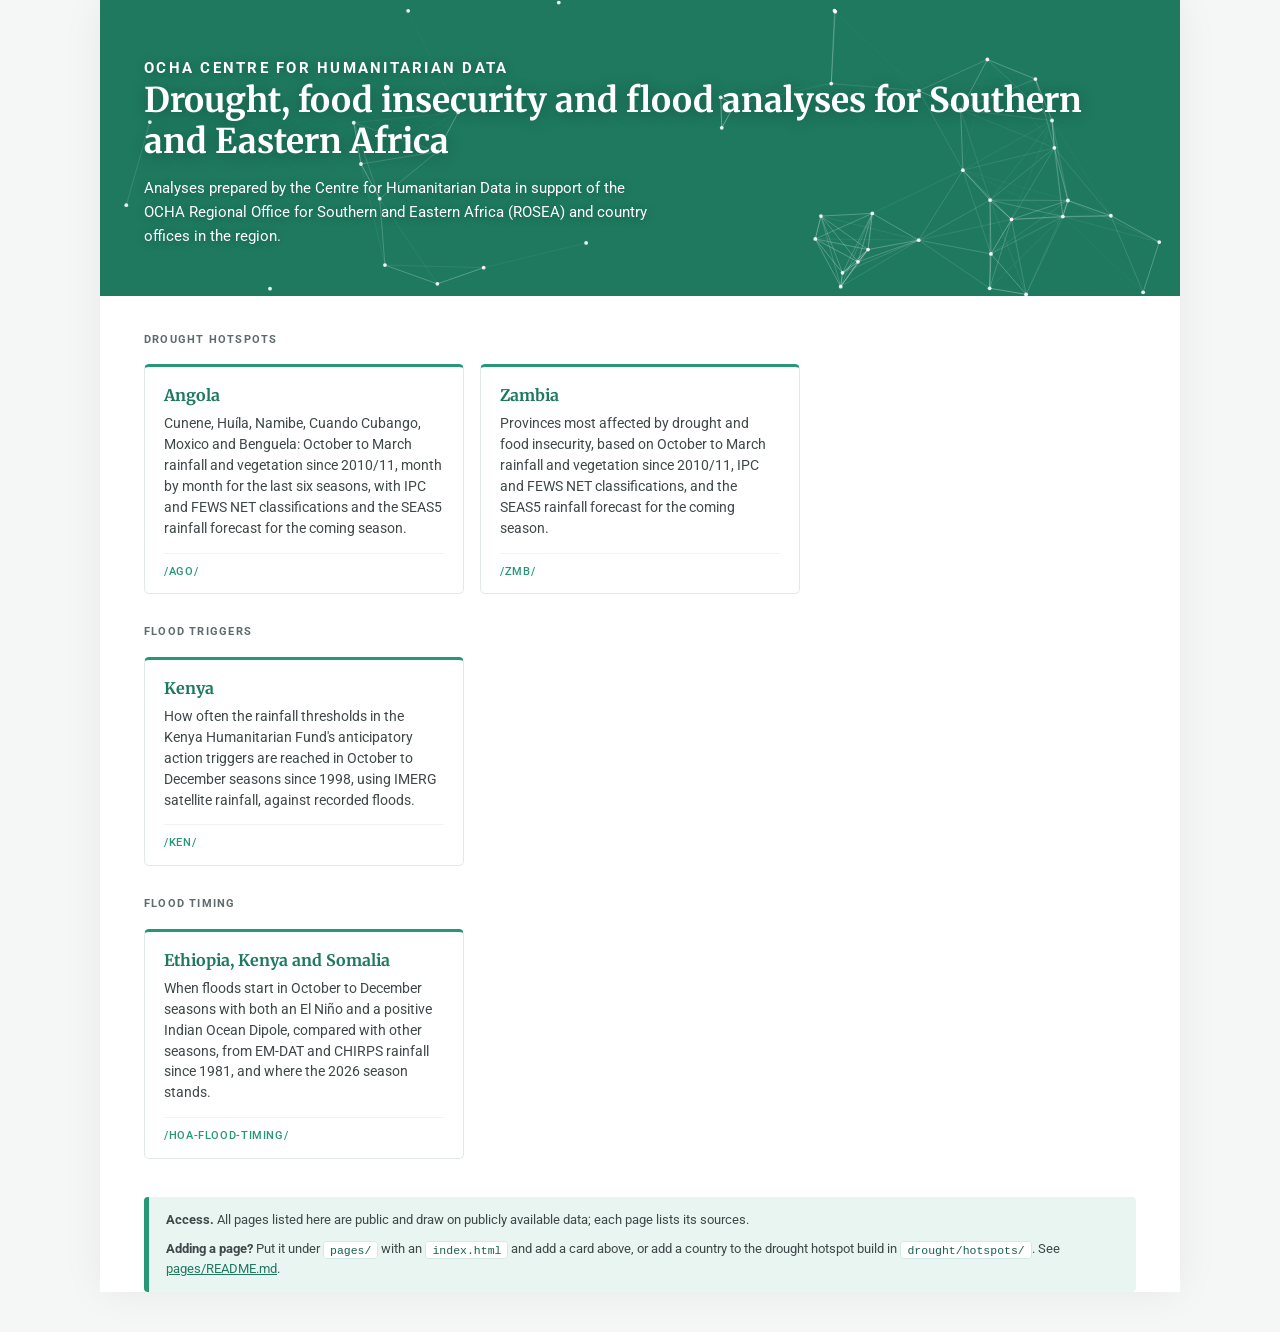
<file: pages/index.html>
<!DOCTYPE html>
<html lang="en">
<head>
<meta charset="utf-8">
<meta name="viewport" content="width=device-width, initial-scale=1">
<title>ROSEA Analyses | OCHA Centre for Humanitarian Data</title>
<meta name="description" content="Drought, food insecurity and flood analyses for the OCHA Regional Office for Southern and Eastern Africa: hotspot pages for Angola and Zambia from rainfall, vegetation, IPC, FEWS NET and SEAS5 data, a Kenya flood triggers page from IMERG rainfall and EM-DAT, and a Horn of Africa flood timing page from CHIRPS rainfall, EM-DAT and ENSO and IOD indices.">
<link rel="preconnect" href="https://fonts.googleapis.com">
<link rel="preconnect" href="https://fonts.gstatic.com" crossorigin>
<link href="https://fonts.googleapis.com/css2?family=Merriweather:wght@700&family=Roboto:wght@400;500;700&display=swap" rel="stylesheet">
<link rel="stylesheet" href="assets/site.css">
</head>
<body>
<div class="wrap">

  <header class="hero">
    <canvas id="bg" aria-hidden="true"></canvas>
    <div class="inner">
      <p class="eyebrow">OCHA Centre for Humanitarian Data</p>
      <h1>Drought, food insecurity and flood analyses for Southern and Eastern Africa</h1>
      <p>Analyses prepared by the Centre for Humanitarian Data in support of the OCHA Regional
         Office for Southern and Eastern Africa (ROSEA) and country offices in the region.</p>
    </div>
  </header>

  <main>
    <p class="label">Drought hotspots</p>
    <div class="grid">

      <a class="k" href="ago/">
        <h2>Angola</h2>
        <p>Cunene, Huíla, Namibe, Cuando Cubango, Moxico and Benguela: October to March rainfall
           and vegetation since 2010/11, month by month for the last six seasons, with IPC and
           FEWS NET classifications and the SEAS5 rainfall forecast for the coming season.</p>
        <span class="foot"><em>/ago/</em></span>
      </a>

      <a class="k" href="zmb/">
        <h2>Zambia</h2>
        <p>Provinces most affected by drought and food insecurity, based on October to March
           rainfall and vegetation since 2010/11, IPC and FEWS NET classifications, and the
           SEAS5 rainfall forecast for the coming season.</p>
        <span class="foot"><em>/zmb/</em></span>
      </a>

    </div>

    <p class="label label-2">Flood triggers</p>
    <div class="grid">

      <a class="k" href="ken/">
        <h2>Kenya</h2>
        <p>How often the rainfall thresholds in the Kenya Humanitarian Fund's anticipatory action
           triggers are reached in October to December seasons since 1998, using IMERG satellite
           rainfall, against recorded floods.</p>
        <span class="foot"><em>/ken/</em></span>
      </a>

    </div>

    <p class="label label-2">Flood timing</p>
    <div class="grid">

      <a class="k" href="hoa-flood-timing/">
        <h2>Ethiopia, Kenya and Somalia</h2>
        <p>When floods start in October to December seasons with both an El Niño and a positive
           Indian Ocean Dipole, compared with other seasons, from EM-DAT and CHIRPS rainfall since
           1981, and where the 2026 season stands.</p>
        <span class="foot"><em>/hoa-flood-timing/</em></span>
      </a>

    </div>
  </main>

  <div class="note">
    <p><strong>Access.</strong> All pages listed here are public and draw on publicly available data; each page lists its sources.</p>
    <p><strong>Adding a page?</strong> Put it under <code>pages/</code> with an
       <code>index.html</code> and add a card above, or add a country to the drought hotspot
       build in <code>drought/hotspots/</code>. See
       <a href="https://github.com/OCHA-DAP/pa-rosea-support/blob/main/pages/README.md">pages/README.md</a>.</p>
  </div>

</div>

<script src="assets/hero.js" defer></script>
</body>
</html>
</file>
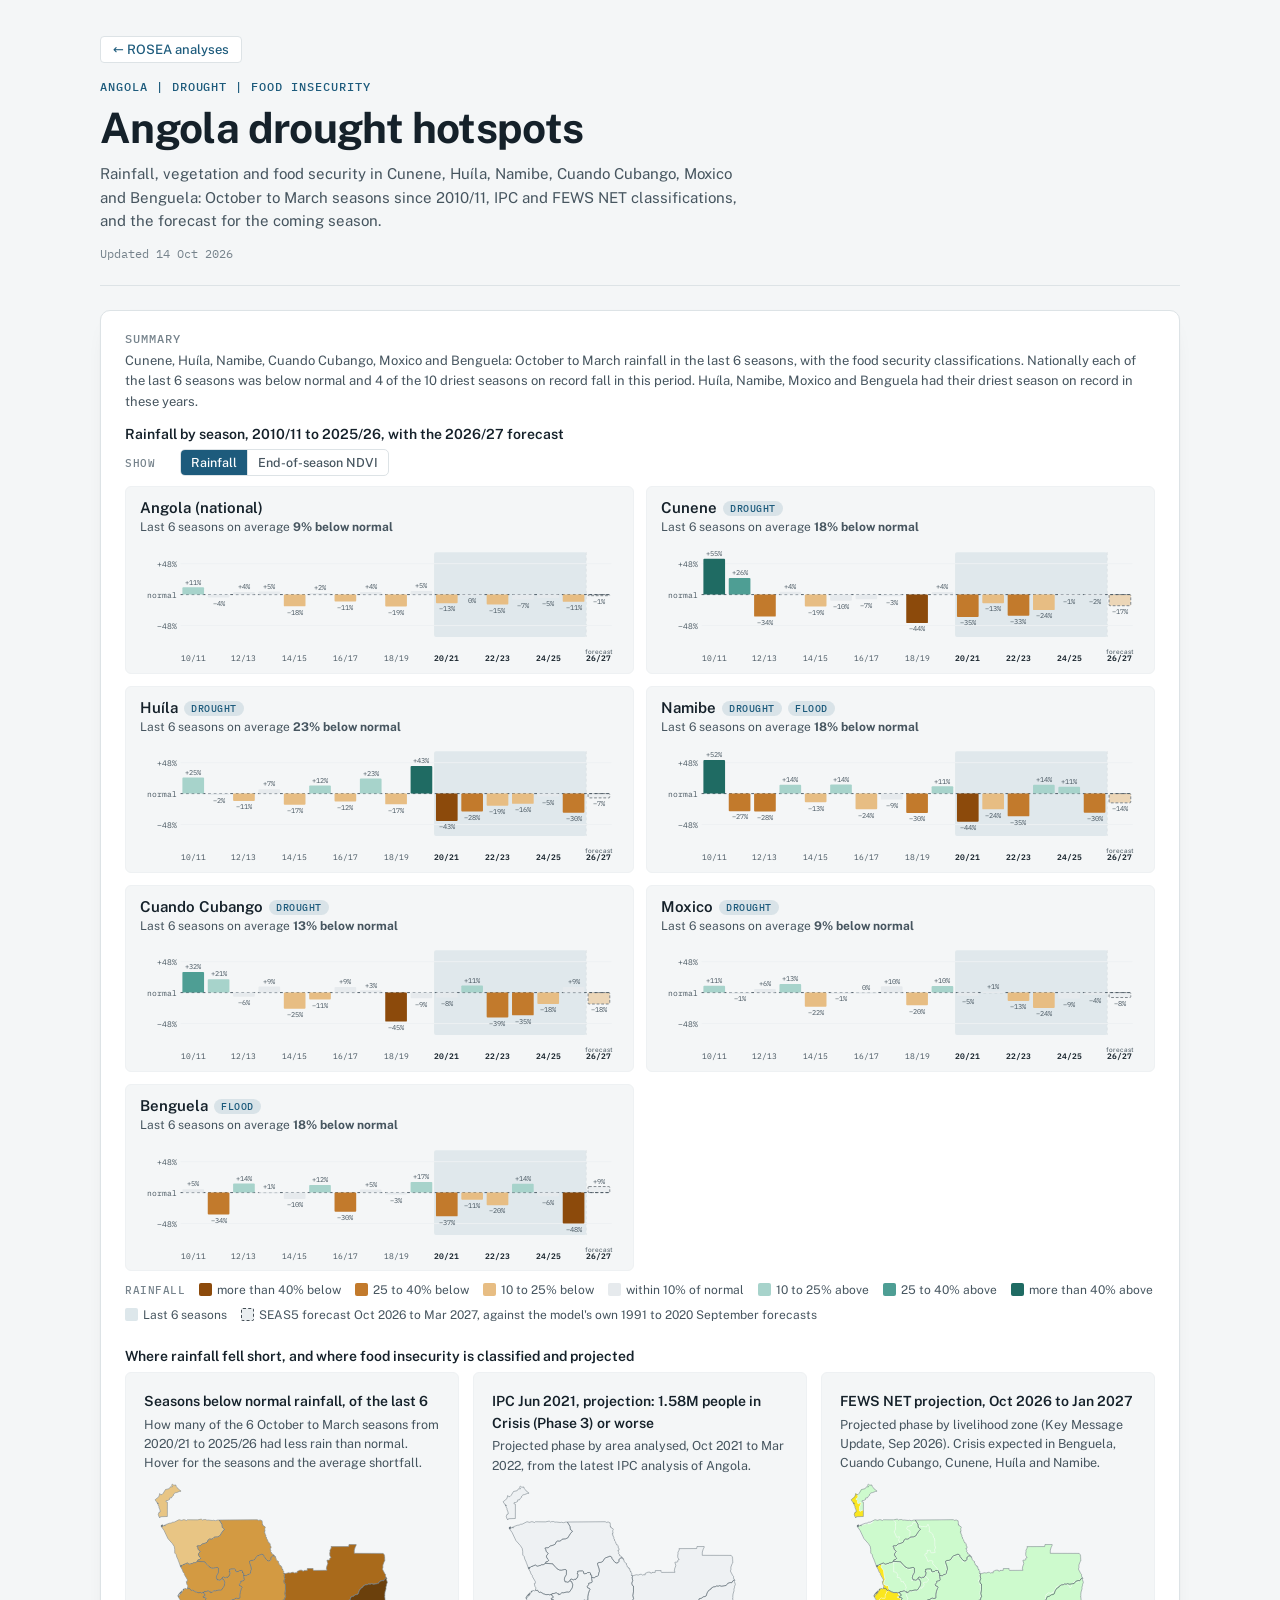
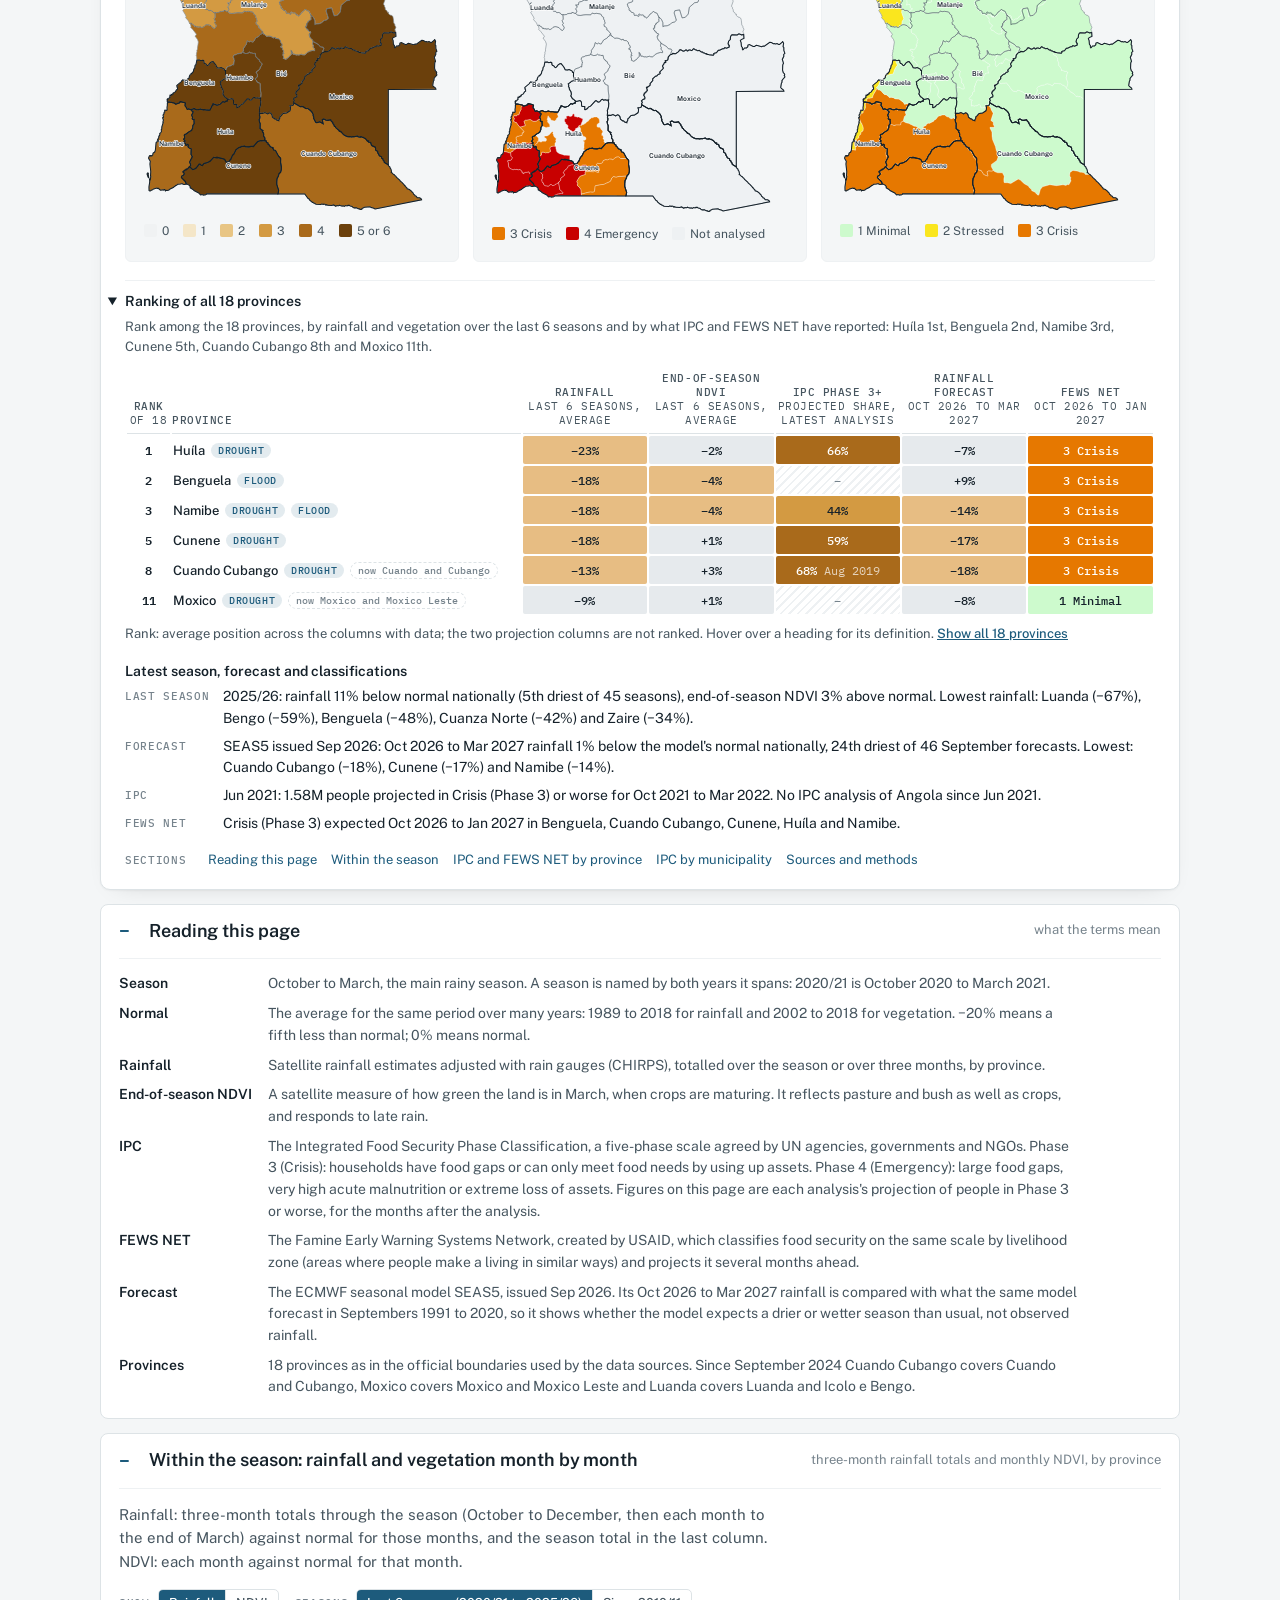
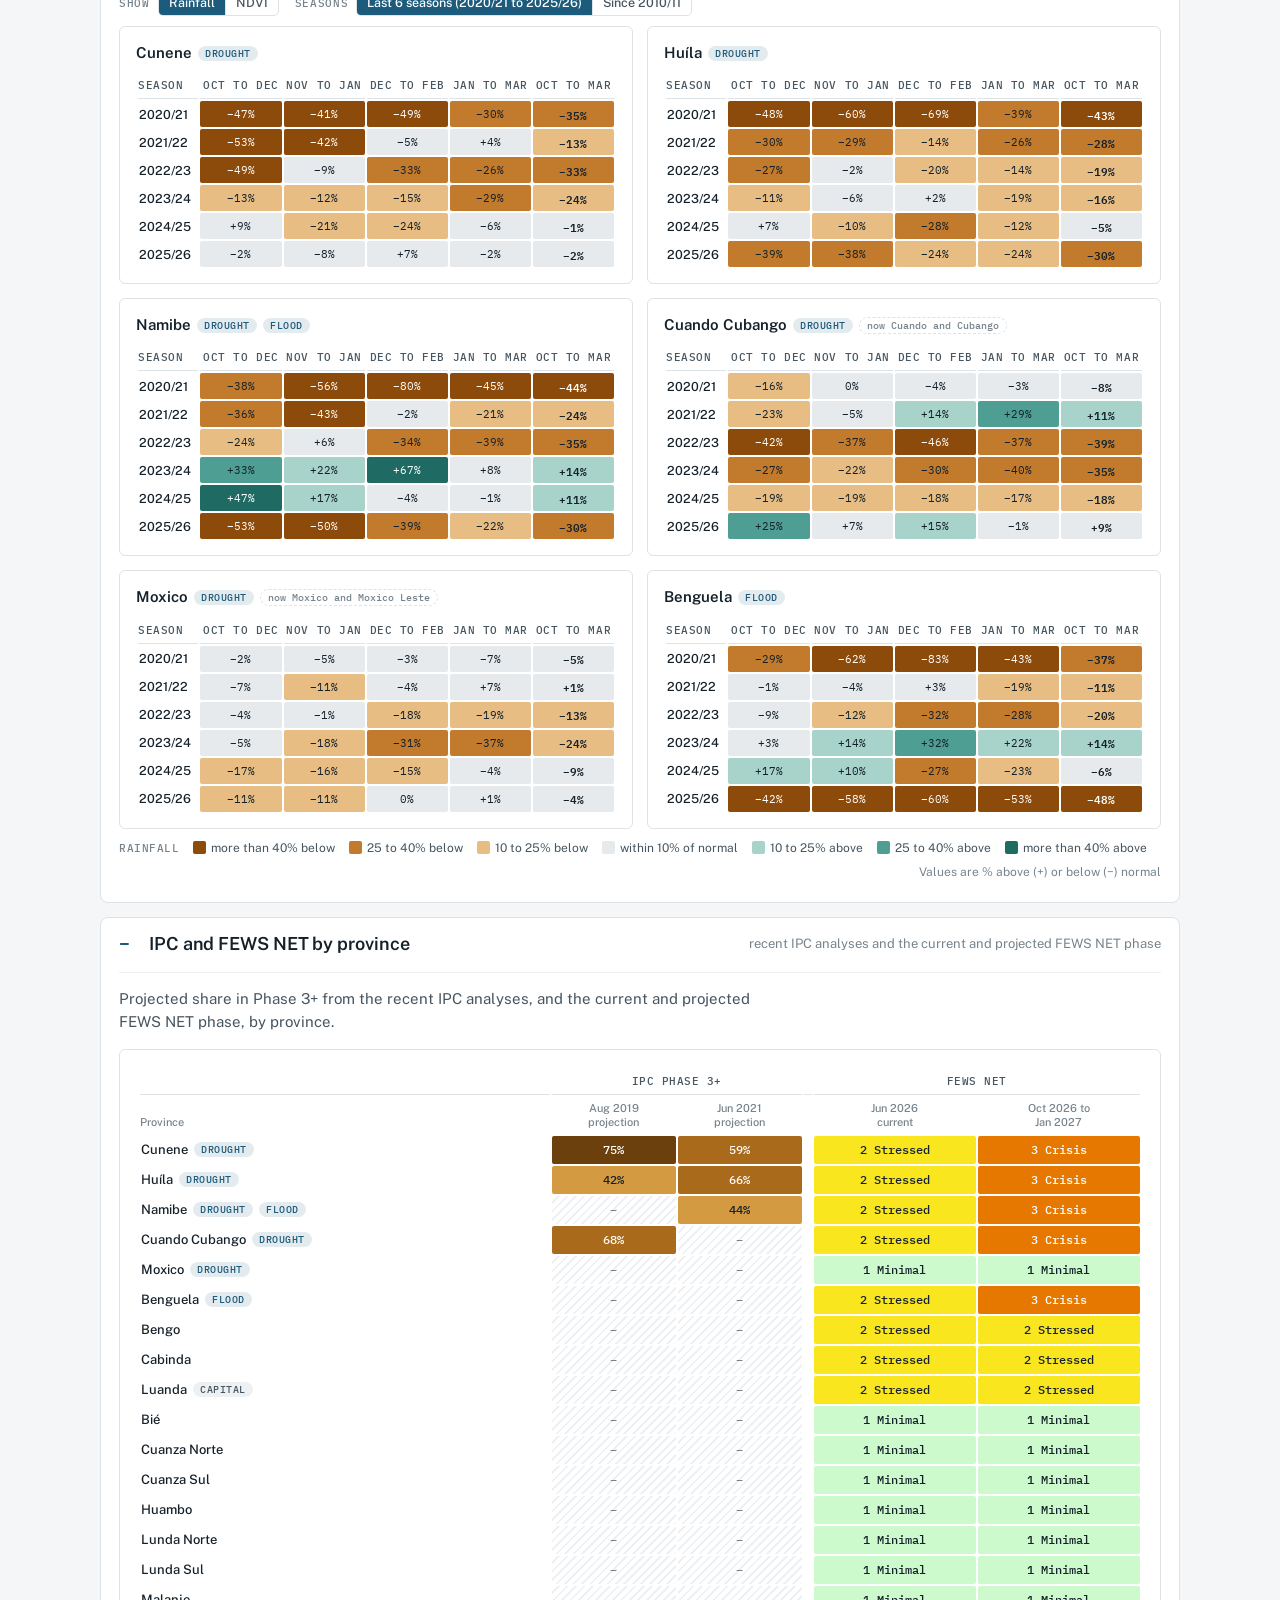
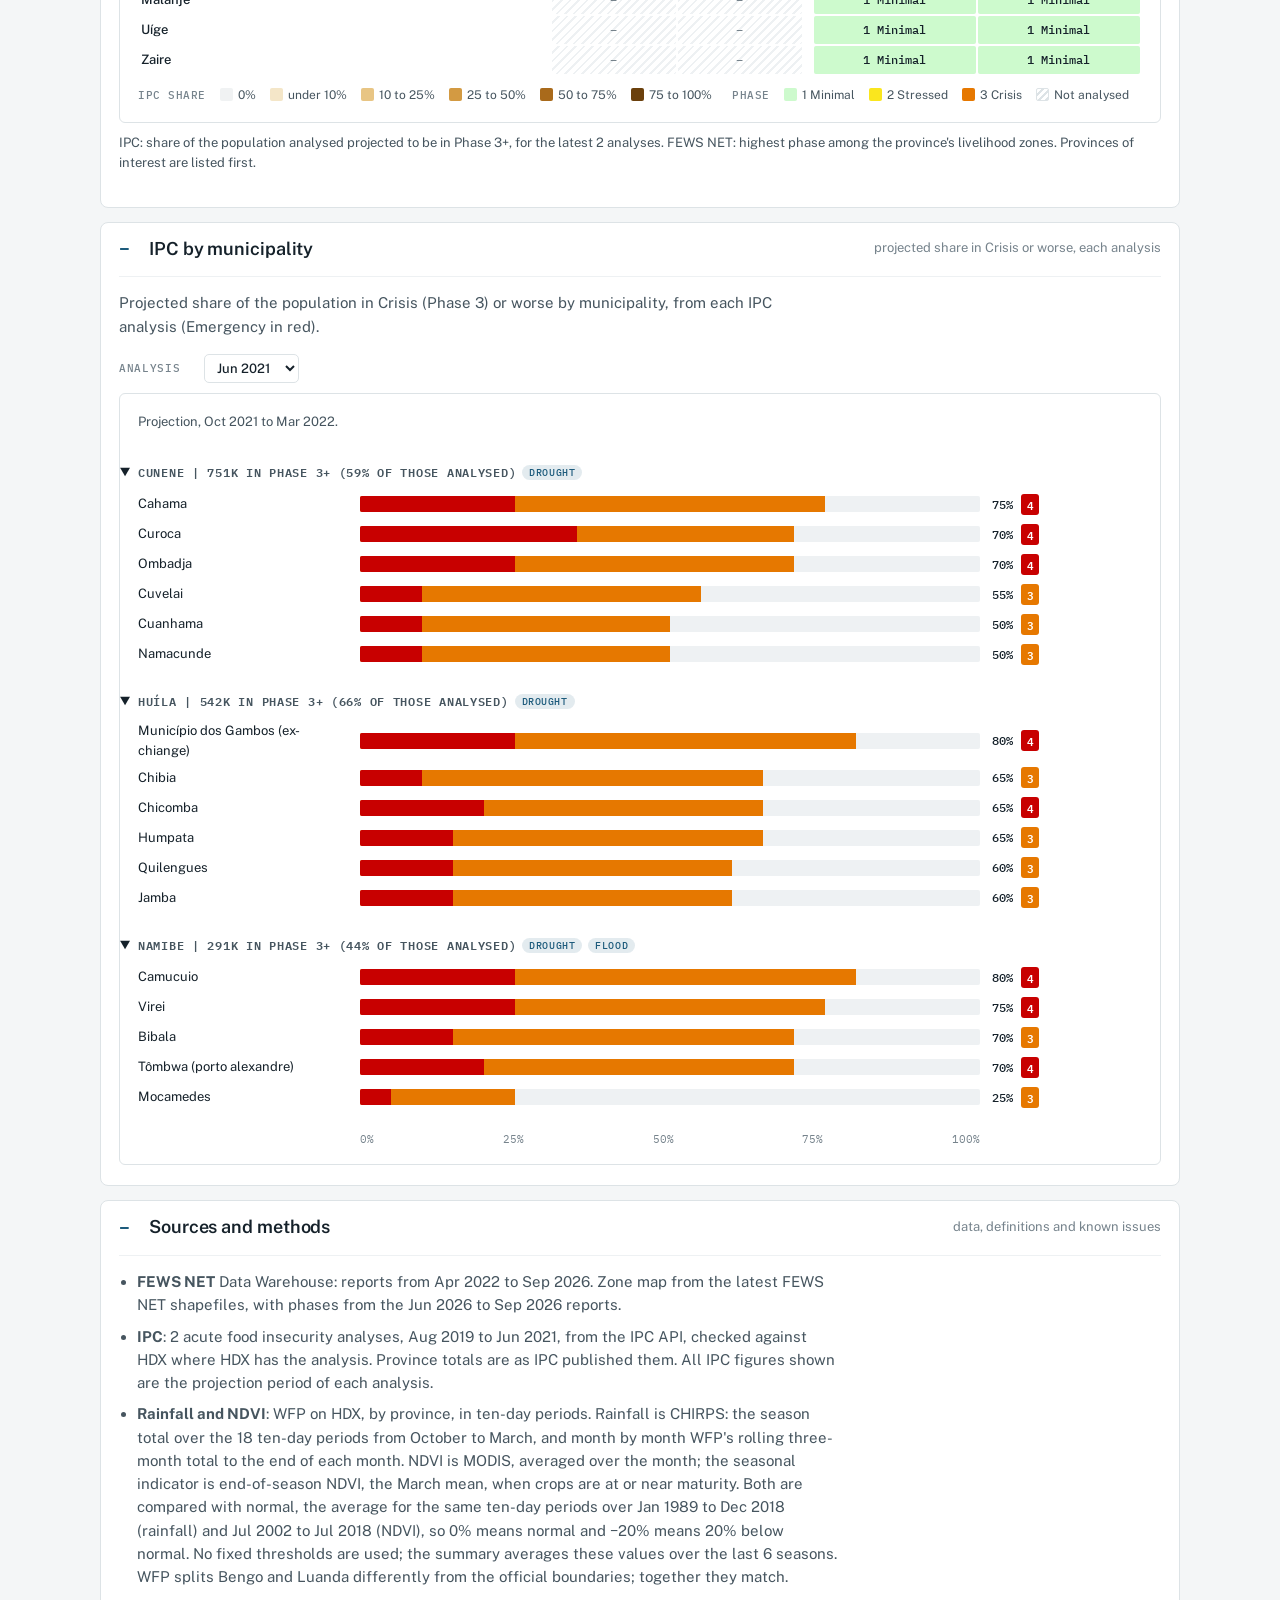
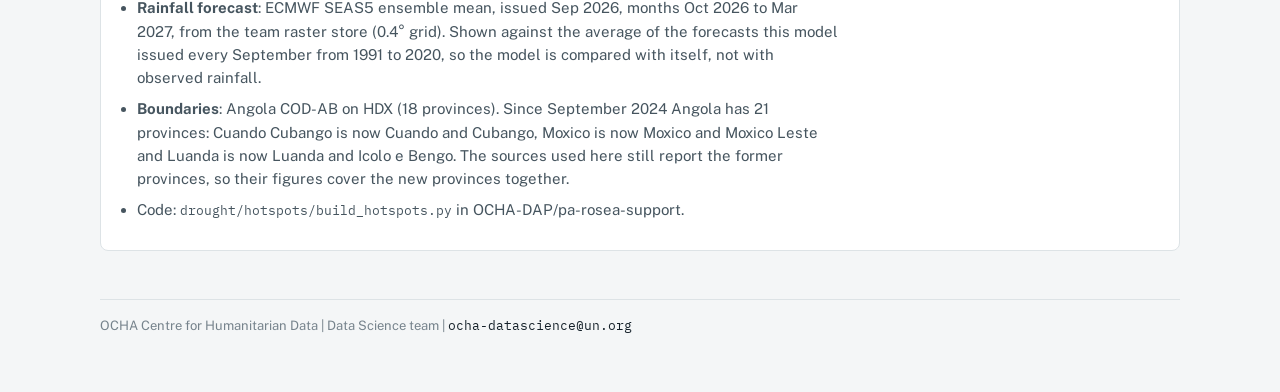
<file: drought/ago/ago_hotspots.html>
<!doctype html>
<html lang="en">
<head>
<meta charset="utf-8">
<meta name="viewport" content="width=device-width, initial-scale=1, viewport-fit=cover">
<title>Angola Drought Hotspots</title>
<link rel="preconnect" href="https://fonts.googleapis.com">
<link rel="stylesheet" href="https://fonts.googleapis.com/css2?family=Public+Sans:wght@400;500;600;700&family=IBM+Plex+Mono:wght@400;500&display=swap">
<style>
:root{
  color-scheme:light;
  --bg:#F4F6F7; --surface:#FFFFFF; --ink:#15212A; --ink2:#46555F; --muted:#76838C; --rule:#DDE3E6; --rule2:#EEF1F3;
  --accent:#1D5B7C; --none:#E6EAED; --land:#EEF1F3; --border:#FFFFFF;
  --s0:#F0F2F3; --s1:#F4E6C8; --s2:#E8C584; --s3:#D39A42; --s4:#A96A1B; --s5:#6B400C;
  --p1:#CDFACD; --p2:#FAE61E; --p3:#E67800; --p4:#C80000; --p5:#640000;
  --d0:#8C4A0B; --d1:#C27A2C; --d2:#E7BD83; --d3:#E6EAED; --d4:#A7D3CB; --d5:#4E9E94; --d6:#1F6B63;
  --sans:"Public Sans",system-ui,-apple-system,"Segoe UI",sans-serif;
  --mono:"IBM Plex Mono",ui-monospace,Consolas,monospace;
}
@media (prefers-color-scheme:dark){:root:not([data-theme="light"]){color-scheme:dark;
  --bg:#11171B; --surface:#182026; --ink:#E6ECEF; --ink2:#AAB6BD; --muted:#7F8C94; --rule:#2B353B; --rule2:#222B31;
  --accent:#7DB6D6; --none:#273137; --land:#222B31; --border:#11171B;
  --s0:#1F272C; --s1:#453620; --s2:#735522; --s3:#A2742C; --s4:#D09B4A; --s5:#F3CB88;
  --p1:#9FD89F; --p2:#E8D31A; --p3:#E67800; --p4:#E03A3A; --p5:#A33333;
  --d0:#E8A456; --d1:#B67B33; --d2:#6F5329; --d3:#2A343A; --d4:#2E5B55; --d5:#3E8A7F; --d6:#83CBBF;}}
:root[data-theme="dark"]{color-scheme:dark;
  --bg:#11171B; --surface:#182026; --ink:#E6ECEF; --ink2:#AAB6BD; --muted:#7F8C94; --rule:#2B353B; --rule2:#222B31;
  --accent:#7DB6D6; --none:#273137; --land:#222B31; --border:#11171B;
  --s0:#1F272C; --s1:#453620; --s2:#735522; --s3:#A2742C; --s4:#D09B4A; --s5:#F3CB88;
  --p1:#9FD89F; --p2:#E8D31A; --p3:#E67800; --p4:#E03A3A; --p5:#A33333;
  --d0:#E8A456; --d1:#B67B33; --d2:#6F5329; --d3:#2A343A; --d4:#2E5B55; --d5:#3E8A7F; --d6:#83CBBF;}
*{box-sizing:border-box}
[hidden]{display:none !important}
body{margin:0;background:var(--bg);color:var(--ink);font-family:var(--sans);font-size:15px;line-height:1.55}
.wrap{max-width:1120px;margin:0 auto;padding-inline:20px;padding-block:36px 56px}
header{padding-bottom:22px;border-bottom:1px solid var(--rule)}
.eyebrow{font:500 12px/1 var(--mono);letter-spacing:.08em;text-transform:uppercase;color:var(--accent)}
h1{font-size:clamp(28px,5vw,42px);line-height:1.08;margin:12px 0;font-weight:700;letter-spacing:-.015em;text-wrap:balance}
.lede{color:var(--ink2);max-width:72ch;margin:0}
.meta{font:12px/1.6 var(--mono);color:var(--muted);margin-top:12px}
section{margin-top:46px}
h2{font-size:21px;margin:0 0 6px;font-weight:600;letter-spacing:-.005em;text-wrap:balance}
h3{font-size:15px;margin:0 0 4px;font-weight:600}
.sub{color:var(--ink2);max-width:74ch;margin:0 0 16px}
.small{font-size:13px;color:var(--ink2)}
.glance{background:var(--surface);border:1px solid var(--rule);border-radius:10px;padding:22px 24px 18px;margin-top:24px;box-shadow:0 1px 2px rgba(0,0,0,.04),0 8px 24px -18px rgba(0,0,0,.25)}
.glance h2{font-size:13px;margin:0 0 6px;font:500 12px/1 var(--mono);letter-spacing:.08em;text-transform:uppercase;color:var(--muted)}
.glance h3{font-size:14px;margin:0 0 4px}
.tag{display:inline-block;font:500 9.5px var(--mono);letter-spacing:.06em;text-transform:uppercase;color:var(--ink2);background:var(--rule2);border:0;border-radius:999px;padding:1px 7px;margin-left:6px;vertical-align:1px}
.tag.hz{color:var(--accent);background:color-mix(in srgb,var(--accent) 12%,transparent)}
.tag.now{text-transform:none;letter-spacing:0;color:var(--muted);background:transparent;border:1px dashed var(--rule)}
table.hot{min-width:720px}
.hot th{max-width:120px}
.hot th.pv{white-space:nowrap}
.hot td.rk{font-weight:600;color:var(--ink)}
.hot tr.more{display:none}.hot.all tr.more{display:table-row}
.linkbtn{font:500 13px var(--sans);color:var(--accent);background:none;border:0;padding:0;cursor:pointer;text-decoration:underline}
.glance .panel{background:var(--bg);border-color:var(--rule2)}
.glance dl{display:grid;grid-template-columns:max-content 1fr;gap:6px 14px;margin:0;font-size:14px}
.glance dt{font:500 11px var(--mono);letter-spacing:.06em;text-transform:uppercase;color:var(--muted);padding-top:3px}
.glance dd{margin:0}
.nav{display:flex;flex-wrap:wrap;gap:6px 14px;margin-top:16px;font-size:13px;align-items:center}
.nav a{color:var(--accent);text-decoration:none}.nav a:hover{text-decoration:underline}
.panel{background:var(--surface);border:1px solid var(--rule);border-radius:6px;padding:18px}
.scroll{overflow-x:auto}
svg{display:block}
svg text{font-family:var(--sans);fill:var(--ink2);font-size:11px}
svg .mono{font-family:var(--mono);font-size:10.5px}
svg .strong{fill:var(--ink);font-weight:600}
.maps{display:grid;grid-template-columns:repeat(auto-fit,minmax(300px,1fr));gap:14px}
#kmaps{grid-template-columns:repeat(auto-fit,minmax(min(100%,280px),1fr))}
.map h3{margin-bottom:2px}
.map .desc{font-size:12.5px;color:var(--ink2);margin:0 0 8px;min-height:2.6em}
.map svg{width:100%;height:auto}
.map .lbl{font:600 13px var(--sans);fill:var(--ink);paint-order:stroke;stroke:var(--surface);stroke-width:3px;stroke-linejoin:round;pointer-events:none}
.map path.u{stroke:var(--border);stroke-width:.6}
.map path.a1{fill:none;stroke:var(--ink2);stroke-width:1.1;pointer-events:none;opacity:.7}
.map path.a1.fo{stroke:var(--ink);stroke-width:2;opacity:1}
.map path.u:hover{stroke:var(--ink);stroke-width:1.6}
.controls{display:flex;flex-wrap:wrap;gap:8px 16px;margin-bottom:10px;align-items:center}
.seg{display:inline-flex;flex-wrap:wrap;border:1px solid var(--rule);border-radius:5px;overflow:hidden;background:var(--surface)}
.seg button{font:500 12.5px var(--sans);background:transparent;color:var(--ink2);border:0;padding:5px 10px;cursor:pointer}
.seg button+button{border-left:1px solid var(--rule)}
.seg button[aria-pressed="true"]{background:var(--accent);color:var(--surface)}
.seg button:disabled{color:var(--muted);cursor:not-allowed;opacity:.6}
.seg button:focus-visible{outline:2px solid var(--accent);outline-offset:2px}
.clabel{font:500 11px var(--mono);letter-spacing:.06em;text-transform:uppercase;color:var(--muted);margin-right:8px}
select{font:500 13px var(--sans);color:var(--ink);background:var(--surface);border:1px solid var(--rule);border-radius:5px;padding:5px 8px}
select:focus-visible{outline:2px solid var(--accent);outline-offset:2px}
.legend{display:flex;flex-wrap:wrap;gap:6px 14px;font-size:12px;color:var(--ink2);margin-top:10px;align-items:center}
.legend i{display:inline-block;width:13px;height:13px;border-radius:2px;vertical-align:-2px;margin-right:5px}
.legend .grp{font:500 11px var(--mono);letter-spacing:.05em;text-transform:uppercase;color:var(--muted)}
.hatch{background:repeating-linear-gradient(135deg,var(--surface) 0 3px,var(--rule) 3px 5px);border:1px solid var(--rule)}
#tip{position:fixed;pointer-events:none;background:var(--ink);color:var(--bg);font-size:12px;padding:7px 10px;border-radius:4px;max-width:300px;line-height:1.45;z-index:9;box-shadow:0 4px 14px rgba(0,0,0,.18)}
table.mx{border-collapse:separate;border-spacing:2px;min-width:720px;width:100%}
.mx th{font:500 11px/1.3 var(--sans);color:var(--muted);text-align:center;padding:4px 2px;vertical-align:bottom}
.mx thead tr:first-child th{font:500 10.5px var(--mono);letter-spacing:.05em;text-transform:uppercase;color:var(--ink2);border-bottom:1px solid var(--rule);padding-bottom:6px}
.mx th.pv{text-align:left;padding-left:0}
.mx td{height:28px;text-align:center;border-radius:2px;font:500 11.5px var(--mono);font-variant-numeric:tabular-nums}
.mx td.pv{text-align:left;font:500 13px var(--sans);color:var(--ink);padding-right:10px;white-space:nowrap}
.mx td.na{background:repeating-linear-gradient(135deg,transparent 0 4px,var(--rule2) 4px 6px);color:var(--muted);font-weight:400}
.mx td.gap{width:8px}
.mx tbody tr:hover td.pv{color:var(--accent)}
.mgrid{display:grid;grid-template-columns:repeat(auto-fit,minmax(min(100%,460px),1fr));gap:14px}
.mgrid .panel{padding:14px 16px}
.mgrid h3{margin-bottom:8px}
table.mo{min-width:0;width:100%;border-spacing:2px}
.mo td.pv{font-size:12.5px;padding-right:6px}
.mo td{height:26px;font-size:10.5px;font-weight:400}.mo td.tot{font-weight:600}
.mo td.hd{text-align:left;color:var(--muted);font:500 10.5px var(--mono);letter-spacing:.05em;text-transform:uppercase;height:auto;padding-top:6px}
.mline{font-size:13px;color:var(--ink2);margin:8px 0 0}
.minis{display:grid;grid-template-columns:repeat(auto-fit,minmax(min(100%,440px),1fr));gap:12px}
.mini{background:var(--bg);border:1px solid var(--rule2);border-radius:6px;padding:12px 14px 8px}
.mini h4{margin:0;font:600 15px var(--sans);color:var(--ink)}
.mini .sub2{font-size:12px;color:var(--ink2);margin:2px 0 6px}
.mini svg{width:100%;height:auto}
details.sec{margin-top:14px;border:1px solid var(--rule);border-radius:8px;padding:12px 18px;background:var(--surface)}
details.sec[open]{padding-bottom:20px}
details.sec>summary{list-style:none;cursor:pointer;display:flex;align-items:center;gap:12px}details.sec>summary:hover h2{color:var(--accent)}
details.sec>summary::-webkit-details-marker{display:none}
details.sec>summary::before{content:'+';font:500 18px var(--mono);color:var(--accent);width:18px}
details.sec[open]>summary::before{content:'−'}
details.sec>summary h2{margin:0;font-size:18px}
details.sec>summary .hint{font-size:13px;color:var(--muted);margin-left:auto}
details.sec>.body{margin-top:14px;border-top:1px solid var(--rule2);padding-top:14px}
details.rank{margin-top:18px;border-top:1px solid var(--rule2);padding-top:12px}details.rank summary{cursor:pointer;font:600 14px var(--sans)}details.rank summary:hover{color:var(--accent)}
.panel .desc{font-size:12.5px;color:var(--ink2);margin:0 0 8px}
.terms{display:grid;grid-template-columns:max-content 1fr;gap:8px 16px;margin:0;font-size:14px;max-width:960px}
.terms dt{font-weight:600;color:var(--ink)}.terms dd{margin:0;color:var(--ink2)}
@media (max-width:640px){.terms{grid-template-columns:1fr;gap:2px}.terms dd{margin-bottom:8px}}
.ipc{display:grid;gap:22px}
details summary{cursor:pointer;list-style-position:outside}
.ipc h4{font:600 12px var(--mono);letter-spacing:.06em;text-transform:uppercase;color:var(--ink2);margin:0 0 8px}
.brow{display:grid;grid-template-columns:minmax(120px,210px) 1fr 150px;gap:12px;align-items:center;min-height:26px}
.brow .lab{font-size:13px;color:var(--ink)}
.brow .lab small{color:var(--muted);font-size:11.5px}
.track{position:relative;height:16px;background:var(--rule2);border-radius:2px}
.f3{position:absolute;left:0;top:0;bottom:0;background:var(--p3);border-radius:2px 0 0 2px}
.f4{position:absolute;left:0;top:0;bottom:0;background:var(--p4);border-radius:2px 0 0 2px}
.proj{position:absolute;top:-4px;bottom:-4px;width:2px;background:var(--ink)}
.bval{font:12px var(--mono);color:var(--ink2);white-space:nowrap;display:flex;gap:8px;align-items:center}
.bval b{color:var(--ink);font-weight:500}
.chip{display:inline-block;min-width:18px;text-align:center;border-radius:3px;font:600 11px var(--mono);padding:1px 4px}
.axis{display:grid;grid-template-columns:minmax(120px,210px) 1fr 150px;gap:12px;font:10.5px var(--mono);color:var(--muted)}
.axis div:nth-child(2){display:flex;justify-content:space-between}
ul.notes{padding-left:18px;margin:0;color:var(--ink2);max-width:80ch}
ul.notes li{margin-bottom:8px}
code{font-family:var(--mono);font-size:12.5px}
.home{display:inline-block;margin:0 0 18px;padding:6px 12px;font:500 13px/1 var(--sans);color:var(--accent);background:var(--surface);border:1px solid var(--rule);border-radius:4px;text-decoration:none}
.home:hover{background:var(--rule2)}
footer{margin-top:48px;padding-top:16px;border-top:1px solid var(--rule);font-size:13px;color:var(--muted)}
.email{font-family:var(--mono);color:var(--ink);user-select:all}
@media (max-width:640px){.brow,.axis{grid-template-columns:96px 1fr 104px;gap:8px}.bval{font-size:11px}}
</style>
</head>
<body>
<div class="wrap">
<a class="home" href="../">← ROSEA analyses</a>
<header>
  <div class="eyebrow" id="eyebrow"></div>
  <h1 id="title"></h1>
  <p class="lede" id="lede"></p>
  <div class="meta" id="meta"></div>
</header>

<section class="glance" aria-labelledby="h-glance">
  <h2 id="h-glance">Summary</h2>
  <p class="small" id="k-lead" style="margin:0 0 12px"></p>
  <div id="kminis-wrap" hidden>
    <h3 id="kminis-h"></h3>
    <div class="controls"><span class="clabel">Show</span><span class="seg" id="kv"><button type="button" id="kv-r" data-v="rain" aria-pressed="true">Rainfall</button><button type="button" id="kv-n" data-v="ndvi" aria-pressed="false">End-of-season NDVI</button></span></div>
    <div class="minis" id="kminis"></div>
    <div class="legend" id="kminis-lg"></div>
  </div>
  <h3 style="margin-top:22px" id="kmaps-h"></h3>
  <div class="maps" id="kmaps" hidden>
    <div class="panel map"><h3 id="m-rk-h"></h3><p class="desc" id="m-rk-d"></p><div id="map-rk"></div><div class="legend" id="lg-rk"></div></div>
    <div class="panel map"><h3 id="m-ipc2-h"></h3><p class="desc" id="m-ipc2-d"></p><div id="map-ipc2"></div><div class="legend" id="lg-ipc2"></div></div>
    <div class="panel map"><h3 id="m-fp-h"></h3><p class="desc" id="m-fp-d"></p><div id="map-fp"></div><div class="legend" id="lg-fp"></div></div>
  </div>
  <details class="rank" id="rank-box" open>
    <summary id="hot-h">Ranking of all provinces</summary>
    <p class="small" id="hot-lead" style="margin:8px 0 8px"></p>
    <div class="scroll"><table class="mx hot" id="hot"></table></div>
    <p class="small" id="hot-note" style="margin:8px 0 0"></p>
    <h3 style="margin-top:16px">Latest season, forecast and classifications</h3>
    <dl id="now"></dl>
  </details>
  <nav class="nav" aria-label="Sections" id="nav"></nav>
</section>

<details class="sec" id="d-read" open>
  <summary><h2 id="h-read">Reading this page</h2><span class="hint">what the terms mean</span></summary>
  <div class="body"><dl class="terms" id="terms"></dl></div>
</details>

<details class="sec" id="s-month" hidden open>
  <summary><h2 id="h-month">Within the season: rainfall and vegetation month by month</h2><span class="hint">three-month rainfall totals and monthly NDVI, by province</span></summary>
  <div class="body">
  <p class="sub" id="month-sub"></p>
  <div class="controls">
    <div><span class="clabel">Show</span><span class="seg" id="mv"><button type="button" id="mv-r" data-v="rain" aria-pressed="true">Rainfall</button><button type="button" id="mv-n" data-v="ndvi" aria-pressed="false">NDVI</button></span></div>
    <div><span class="clabel">Seasons</span><span class="seg" id="mw"><button type="button" id="mw-rec" data-v="rec" aria-pressed="true"></button><button type="button" id="mw-all" data-v="all" aria-pressed="false"></button></span></div>
  </div>
  <div class="mgrid" id="mgrid"></div>
  <div class="legend" id="mlegend"></div>
  </div>
</details>

<details class="sec" id="d-mx" open>
  <summary><h2 id="h-mx">IPC and FEWS NET by province</h2><span class="hint">recent IPC analyses and the current and projected FEWS NET phase</span></summary>
  <div class="body">
  <p class="sub">Projected share in Phase 3+ from the recent IPC analyses, and the current and projected FEWS NET phase, by province.</p>
  <div class="panel scroll"><table class="mx" id="mx"></table>
    <div class="legend"><span class="grp">IPC share</span><span id="mxseq" style="display:contents"></span>
      <span class="grp" style="margin-left:6px">Phase</span><span id="mxph" style="display:contents"></span>
      <span><i class="hatch"></i>Not analysed</span></div>
  </div>
  <p class="small" style="margin-top:10px" id="mx-note"></p>
  </div>
</details>

<details class="sec" id="d-ipc" open>
  <summary><h2 id="h-ipc">IPC by municipality</h2><span class="hint">projected share in Crisis or worse, each analysis</span></summary>
  <div class="body">
  <p class="sub">Projected share of the population in Crisis (Phase 3) or worse by municipality, from each IPC analysis (Emergency in red).</p>
  <div class="controls"><label class="clabel" for="ipcr">Analysis</label><select id="ipcr"></select></div>
  <div class="panel"><div class="ipc" id="ipc"></div></div>
  </div>
</details>

<details class="sec" id="d-src" open>
  <summary><h2 id="h-src">Sources and methods</h2><span class="hint">data, definitions and known issues</span></summary>
  <div class="body"><ul class="notes" id="src"></ul></div>
</details>

<footer>OCHA Centre for Humanitarian Data | Data Science team | <span class="email">ocha-datascience@un.org</span></footer>
</div>
<div id="tip" hidden></div>

<script>
const D={"country":{"iso3":"AGO","name":"Angola","capital":"Luanda"},"built":"2026-10-14","provinces":["Bengo","Benguela","Bié","Cabinda","Cuando Cubango","Cuanza Norte","Cuanza Sul","Cunene","Huambo","Huíla","Luanda","Lunda Norte","Lunda Sul","Malanje","Moxico","Namibe","Uíge","Zaire"],"first_season":2010,"focus":{"Cunene":["drought"],"Huíla":["drought"],"Namibe":["drought","flood"],"Cuando Cubango":["drought"],"Moxico":["drought"],"Benguela":["flood"]},"renamed":{"Cuando Cubango":["Cuando","Cubango"],"Moxico":["Moxico","Moxico Leste"],"Luanda":["Luanda","Icolo e Bengo"]},"maps":{"w":560,"h":628.6,"outline":"M1.6 558.1L2.4 558.7L2.2 561.6L3.2 567.5L2.0 566.3L0.1 561.2L0.1 559.4L1.6 558.1ZM30.4 460.8L30.4 461.0L30.3 461.0L30.4 460.8ZM38.5 417.6L38.5 417.5L38.6 417.5L38.5 417.6ZM39.5 416.0L39.4 416.0L39.5 415.9L39.5 416.0ZM58.4 393.7L58.5 393.8L58.4 393.8L58.4 393.7ZM57.8 392.0L57.8 392.1L57.8 392.0L57.8 392.0ZM57.7 391.7L57.8 391.8L57.8 392.0L57.7 391.7ZM63.1 213.7L63.1 213.8L63.1 213.8L63.1 213.7ZM60.8 213.8L61.2 213.7L61.0 213.9L60.8 213.8ZM62.5 212.1L62.7 212.3L62.5 212.2L62.5 212.1ZM66.4 206.7L67.4 206.8L66.5 207.0L66.5 207.7L65.5 208.1L61.2 213.0L62.2 211.0L66.4 206.7ZM28.2 81.6L28.5 82.3L27.9 82.2L27.8 82.3L28.2 81.6ZM29.9 78.5L29.4 79.8L28.3 79.7L27.9 80.0L27.5 79.9L27.5 80.3L28.9 80.0L28.8 80.4L28.5 80.5L28.4 80.9L29.3 80.1L29.1 81.4L28.2 81.5L27.5 81.9L27.4 79.9L29.9 78.5ZM55.3 1.7L55.8 4.4L59.4 7.8L60.7 10.1L64.8 12.6L64.9 14.2L62.7 14.1L56.6 16.5L53.9 16.9L51.7 19.0L50.7 21.1L51.1 21.8L47.9 24.4L47.3 26.5L43.8 26.6L43.3 29.9L38.8 32.0L36.6 32.0L36.2 33.1L36.9 34.2L39.2 35.2L39.1 62.6L26.9 63.0L24.3 64.2L24.8 65.3L24.7 65.3L22.6 62.3L21.5 58.2L23.2 54.2L24.5 54.5L25.3 53.9L25.0 50.2L22.5 44.0L23.0 43.3L20.9 40.0L21.4 38.8L20.6 37.5L21.6 37.6L21.3 36.7L19.9 36.1L19.8 36.4L20.4 36.7L20.3 37.2L20.8 37.8L20.8 38.0L15.4 30.3L22.8 24.2L24.4 18.2L26.4 20.5L28.6 20.3L31.1 17.7L35.8 10.3L42.7 8.8L44.9 5.3L49.2 5.2L47.6 2.5L48.5 0.2L50.2 0.5L51.6 2.2L55.3 1.7ZM108.7 68.7L113.2 68.5L115.6 69.7L118.5 69.4L125.9 70.3L128.1 69.8L132.0 70.7L136.7 69.4L148.6 69.0L188.9 69.4L211.9 68.6L214.1 69.9L218.5 69.3L222.1 70.7L222.5 72.2L222.0 73.7L222.8 74.3L222.4 77.5L224.0 78.0L222.8 78.8L224.6 79.4L224.5 80.7L226.5 81.3L228.4 83.8L227.4 85.7L228.0 91.2L226.4 91.4L227.1 92.2L226.7 93.7L228.4 94.4L227.5 95.4L228.5 96.6L228.2 97.9L229.8 99.1L229.3 101.5L230.4 102.2L231.2 106.2L232.9 107.7L233.2 110.3L234.7 111.9L234.9 113.8L237.7 114.9L237.8 119.3L239.3 120.2L239.7 121.9L239.1 124.3L237.8 123.6L237.3 124.2L239.2 128.7L238.4 130.2L240.0 131.4L240.8 134.6L241.9 134.5L244.0 136.6L245.5 136.8L245.5 140.3L246.5 140.4L247.1 139.5L248.9 140.7L247.6 142.7L249.5 143.8L249.4 145.3L250.5 147.4L254.3 150.1L253.6 152.5L255.5 153.8L255.0 155.7L258.0 157.3L258.0 158.6L259.1 158.7L258.7 159.5L260.0 159.6L259.7 160.8L261.0 161.5L260.5 163.5L261.8 164.3L261.6 165.0L262.5 164.6L262.3 166.8L264.5 168.8L263.8 169.0L263.3 170.6L265.8 172.7L268.1 172.7L273.0 171.3L276.5 171.9L280.4 170.5L282.9 170.6L284.8 172.0L285.6 171.3L290.2 171.4L289.6 169.9L290.1 168.7L295.4 166.3L298.9 166.3L299.5 166.5L299.4 167.5L302.6 168.1L303.6 167.4L303.3 166.8L309.4 166.8L309.6 163.2L320.8 163.2L320.7 165.2L321.7 166.8L347.6 166.6L346.2 162.2L347.2 160.4L347.1 158.2L348.2 156.8L349.2 153.1L347.4 147.6L347.9 147.0L352.1 146.9L353.0 145.3L352.7 143.9L354.3 142.6L355.6 142.5L353.0 137.8L353.4 137.2L352.7 135.2L353.5 130.4L353.1 129.0L354.8 124.9L356.1 123.5L355.3 120.8L389.5 120.7L390.1 116.8L404.1 116.8L403.7 119.7L402.4 121.1L400.4 127.5L400.3 133.8L456.2 133.9L457.9 135.9L458.8 138.6L458.3 139.4L459.6 141.2L458.7 144.7L459.4 147.1L455.6 156.6L455.7 161.9L454.6 164.0L456.5 168.2L461.1 175.2L460.6 175.9L461.4 180.2L463.2 181.7L462.4 184.5L464.3 189.7L462.6 194.4L463.2 195.1L462.2 196.6L461.8 202.1L459.8 208.6L459.3 213.9L459.9 215.2L459.0 216.5L459.8 223.9L456.7 232.1L458.6 234.2L458.4 235.7L460.1 238.8L460.5 242.8L463.1 244.4L465.0 248.0L466.2 247.4L466.6 250.3L469.4 253.2L471.3 253.1L474.7 255.4L475.5 258.2L475.0 258.7L475.9 259.8L476.7 268.4L478.7 270.8L478.8 272.7L480.9 276.5L478.6 282.5L480.4 283.8L480.2 289.9L481.1 293.6L479.7 295.2L476.5 296.2L474.2 298.0L473.9 299.0L475.4 302.3L476.0 309.6L478.2 313.2L477.9 315.5L479.2 316.3L481.7 313.0L485.8 312.8L488.4 310.3L488.5 307.2L491.4 306.2L498.7 309.8L501.9 309.9L502.6 308.6L505.2 307.6L515.0 310.5L518.1 309.1L520.3 309.5L530.8 301.9L534.0 302.3L537.6 304.5L539.6 304.4L541.5 305.2L544.8 304.4L548.6 306.2L550.5 305.6L556.1 299.8L555.7 300.8L557.5 303.4L556.5 310.4L557.9 311.7L558.0 317.5L560.0 323.1L557.7 325.2L557.9 328.9L555.0 334.9L557.4 342.6L556.4 343.8L555.8 346.3L555.5 355.9L556.9 360.7L559.4 363.0L559.6 364.7L558.7 365.8L559.8 367.0L559.7 369.3L554.3 375.9L554.5 378.8L553.2 381.2L551.9 389.1L553.2 391.0L557.4 394.3L558.1 396.3L466.1 397.0L466.1 543.8L469.5 547.0L469.2 548.3L471.0 550.5L472.4 556.9L471.8 557.6L473.0 557.7L476.3 561.3L478.0 561.7L478.8 563.4L480.3 564.0L482.1 566.9L488.5 572.3L489.3 574.1L492.4 576.4L497.3 581.7L497.3 582.5L498.6 582.9L499.3 584.5L501.7 586.3L502.5 588.7L506.8 590.3L511.6 594.0L511.7 594.8L513.9 596.6L515.0 599.6L517.0 600.4L517.6 602.2L519.5 602.8L522.0 606.0L526.4 606.2L528.8 607.5L530.3 608.9L530.5 610.1L440.5 627.8L437.1 626.0L433.1 625.2L430.9 623.6L420.1 624.6L415.1 627.1L415.0 628.3L412.8 628.6L409.9 627.8L409.7 627.1L407.7 627.5L405.0 625.7L400.0 625.7L397.2 624.3L396.3 622.9L392.5 622.0L390.1 620.5L389.0 621.2L387.9 620.7L386.7 621.9L383.5 621.3L381.0 622.7L378.6 621.7L377.1 622.3L374.5 621.8L371.9 620.5L370.2 621.4L366.7 621.1L364.5 622.7L363.3 621.3L362.5 621.6L360.6 619.9L356.4 620.9L349.0 620.8L347.5 619.9L345.4 620.2L345.6 619.3L341.8 618.4L340.8 618.9L337.1 618.1L335.6 619.3L326.7 618.6L324.7 617.9L323.6 616.6L321.6 616.2L320.6 614.9L319.5 615.0L313.8 610.3L313.4 608.8L311.1 607.6L304.7 598.8L114.8 598.4L114.4 599.7L112.0 600.7L110.2 600.3L109.4 601.1L106.0 600.0L103.2 600.6L99.8 596.9L90.6 592.1L88.7 590.1L83.1 586.9L83.6 584.7L80.9 581.3L77.1 579.6L72.2 580.5L69.3 580.0L68.8 579.0L66.5 578.9L64.4 579.7L59.3 580.0L57.6 581.5L54.5 582.8L54.2 583.7L52.1 584.7L51.3 586.0L40.5 591.9L37.0 591.8L35.1 592.9L34.6 590.7L33.6 590.2L31.9 591.3L30.9 590.8L26.2 591.6L23.4 589.8L22.5 588.0L19.9 588.0L18.7 587.3L12.6 589.1L9.6 591.3L7.6 591.6L6.5 593.0L3.8 592.2L3.8 582.1L5.1 575.1L4.6 570.5L5.4 570.0L4.9 572.5L5.5 572.5L6.5 570.7L7.0 567.3L6.6 566.1L6.8 565.1L6.9 565.0L6.8 565.9L7.2 566.5L7.0 564.1L6.6 563.5L7.1 555.7L5.5 540.8L6.2 535.7L3.1 530.5L2.9 529.0L4.6 525.1L5.2 524.7L5.6 525.3L7.3 524.6L8.4 524.7L6.4 525.2L7.1 525.7L9.5 524.9L10.9 523.0L11.6 519.9L14.7 517.8L15.9 514.8L17.4 499.5L19.1 498.0L20.6 497.3L21.3 497.8L21.9 497.1L21.4 494.7L20.0 495.0L20.3 493.8L22.6 489.7L22.7 486.9L23.7 486.4L24.7 484.0L24.5 481.8L26.2 480.9L27.9 477.5L27.2 474.9L28.3 473.5L28.5 469.3L30.9 461.7L30.8 458.3L31.6 456.1L29.9 451.3L31.3 451.1L31.7 449.9L30.9 447.4L31.2 445.5L32.6 444.3L32.9 440.8L34.2 440.1L34.0 437.1L37.2 436.7L36.9 437.2L38.0 437.3L38.8 435.7L38.5 432.0L39.3 426.0L38.8 424.8L40.0 422.5L39.3 421.7L39.7 420.0L39.0 419.7L38.9 416.0L39.6 416.1L39.8 415.2L40.4 415.7L41.5 415.0L42.6 413.3L44.3 412.4L43.8 410.1L44.6 410.2L44.0 409.8L44.5 408.0L45.2 408.6L46.8 407.7L46.8 406.5L47.9 407.4L48.8 405.9L50.3 405.7L50.8 404.2L50.1 403.9L54.5 401.6L56.4 398.2L59.1 396.0L57.4 389.1L66.4 381.6L66.9 380.0L69.1 378.3L70.7 379.4L72.1 378.4L72.1 377.6L73.7 377.5L75.1 379.0L77.2 378.0L81.5 374.2L81.6 371.7L83.3 367.9L83.8 367.7L84.3 366.9L86.4 365.3L84.8 366.7L86.0 366.8L89.5 362.0L90.4 357.5L92.0 355.6L92.8 350.3L94.5 348.8L95.8 342.6L95.6 333.1L94.7 331.4L95.5 330.2L95.3 327.8L96.4 323.0L96.0 320.6L97.5 319.0L97.3 316.1L99.1 305.7L97.4 300.3L92.5 293.6L93.7 293.1L95.3 290.2L88.1 280.9L84.0 276.7L84.8 275.4L83.8 271.3L81.2 268.4L79.9 264.4L74.2 258.0L75.5 256.7L74.2 252.8L69.0 244.6L68.9 243.9L69.9 243.6L70.8 242.1L68.8 238.5L69.4 237.0L67.8 234.2L68.1 231.8L66.8 228.9L67.3 228.5L67.5 227.6L67.7 227.6L67.8 227.9L68.0 228.0L68.3 228.0L68.5 227.9L69.0 226.7L69.0 226.5L68.8 226.4L68.8 226.3L69.2 226.2L69.4 226.1L70.0 225.1L70.0 224.6L68.7 226.3L68.5 227.8L67.8 227.9L68.0 227.3L67.8 227.1L67.7 226.7L67.7 226.7L67.7 227.1L67.9 227.4L67.4 227.7L67.0 228.7L59.8 216.9L60.0 214.1L60.9 214.3L60.2 214.5L60.8 217.6L61.0 216.5L62.5 215.2L63.3 213.8L63.4 212.9L64.2 212.5L64.8 210.9L66.8 210.8L67.2 208.6L69.1 206.5L69.2 205.3L69.7 205.1L69.7 204.2L70.2 203.3L69.9 204.1L72.4 203.4L73.7 201.6L76.6 202.5L78.0 201.2L78.8 197.1L76.9 193.7L75.7 188.5L77.4 188.2L77.9 184.9L72.0 174.8L72.1 173.1L69.7 170.2L68.1 166.7L68.6 166.6L68.6 166.5L64.4 159.4L66.0 160.0L67.0 158.7L65.6 158.2L64.8 158.5L64.9 158.6L64.8 158.9L64.9 159.0L65.0 159.3L65.0 159.3L63.2 156.5L62.6 153.7L59.9 148.3L60.4 147.3L57.2 140.7L56.2 136.2L53.4 133.2L53.3 125.9L52.4 120.5L48.6 114.7L40.3 105.4L32.8 89.7L27.8 82.4L29.3 82.4L29.4 81.0L30.7 82.0L29.6 80.3L34.0 80.2L33.0 79.9L34.4 79.6L35.4 80.4L35.9 80.2L35.4 78.5L43.0 75.7L46.5 75.3L49.0 73.8L52.2 73.6L61.3 69.0L63.7 69.0L65.6 70.3L71.2 68.6L75.8 70.3L77.9 68.9L97.5 69.1L104.6 67.6L106.9 69.5L108.7 68.7ZM64.3 211.7L64.4 211.7L64.3 212.0L64.3 211.7ZM66.0 210.0L66.4 210.0L66.3 210.1L66.0 210.0ZM65.8 208.5L65.5 210.2L64.8 210.4L64.7 209.8L65.8 208.5ZM66.7 208.6L67.0 208.4L67.1 208.5L66.7 208.6ZM67.6 206.7L67.5 206.8L67.4 206.7L67.6 206.7ZM69.3 204.9L69.7 204.9L69.2 205.1L69.3 204.9ZM69.7 204.4L69.6 204.5L69.7 204.4L69.7 204.4ZM72.0 201.8L71.3 202.6L70.3 203.3L70.4 203.0L72.0 201.8ZM65.8 159.3L65.7 159.4L65.6 159.3L65.8 159.3ZM66.3 159.0L66.3 159.1L66.3 159.1L66.3 159.0ZM65.2 158.8L65.4 158.8L65.3 158.9L65.2 158.8ZM65.6 158.2L65.7 158.4L65.6 158.4L65.6 158.2Z","adm1":[["Bengo","M97.3 149.3L93.0 151.9L89.7 151.9L88.3 153.1L84.3 153.9L83.2 154.7L81.1 154.7L78.1 152.6L74.2 153.7L73.2 155.2L71.5 154.6L68.1 156.9L64.0 157.7L65.0 159.3L64.8 158.5L65.6 158.2L67.0 158.7L66.0 160.0L65.3 159.4L65.1 159.7L64.8 159.2L64.4 159.4L68.6 166.5L68.1 166.7L69.7 170.2L72.1 173.1L72.0 174.8L77.9 184.9L77.4 188.2L75.7 188.5L76.9 193.7L78.8 196.6L78.1 201.1L79.8 201.7L81.4 201.3L83.2 202.4L83.6 204.1L85.8 205.5L88.1 204.9L94.4 208.6L95.4 208.4L98.4 209.9L103.7 209.5L105.7 210.3L107.9 209.1L109.3 209.2L110.1 207.8L114.2 207.5L118.0 205.9L120.4 207.7L122.7 208.0L122.9 209.8L125.9 208.8L129.0 206.0L132.4 206.1L138.9 204.6L142.2 204.9L144.2 204.0L149.2 196.2L149.9 190.1L147.6 184.3L144.3 182.9L142.2 185.2L140.4 185.8L137.0 184.9L135.3 185.1L133.9 180.8L134.0 178.6L134.6 176.3L137.7 171.0L137.8 162.3L136.8 161.4L134.6 161.1L127.9 162.6L124.7 162.3L119.4 159.6L115.9 155.1L112.2 152.1L111.3 150.1L97.3 149.3ZM65.8 158.3L65.6 158.2L65.6 158.4L65.8 158.3ZM65.4 158.8L65.2 158.8L65.3 158.9L65.4 158.8ZM65.8 159.5L65.6 159.3L65.6 159.4L65.8 159.5ZM66.4 159.0L66.3 159.0L66.3 159.1L66.4 159.0ZM78.0 201.3L78.0 201.2L77.8 201.3L78.0 201.3ZM78.0 201.2L78.0 201.2L78.0 201.2L78.0 201.2ZM78.0 201.2L78.0 201.2L78.0 201.2L78.0 201.2Z"],["Benguela","M100.8 339.9L96.1 340.2L94.5 348.8L92.8 350.3L92.0 355.6L90.4 357.5L89.5 362.0L86.0 366.8L84.8 366.7L86.4 365.3L83.3 367.9L81.6 371.7L81.5 374.2L75.5 379.0L74.5 378.8L73.7 377.5L72.0 377.6L72.1 378.4L70.7 379.4L68.7 378.5L66.9 380.0L66.4 381.6L57.4 389.1L59.1 396.0L56.4 398.2L54.5 401.6L50.1 403.9L50.8 404.2L50.3 405.7L48.8 405.9L47.9 407.4L47.5 407.4L47.3 406.6L46.8 406.5L46.8 407.7L45.2 408.6L44.5 408.0L44.0 409.8L44.7 410.1L43.8 410.1L44.3 412.4L42.6 413.3L41.5 415.0L40.4 415.7L39.8 415.2L39.6 416.1L38.9 416.0L38.6 417.5L39.3 417.8L39.0 419.7L39.7 419.9L39.6 421.1L42.8 421.1L52.4 423.2L55.3 425.4L62.6 422.6L63.9 420.4L73.0 422.5L74.3 424.2L73.3 426.3L73.4 428.4L75.9 431.6L77.3 434.8L78.4 435.5L80.4 434.4L84.5 436.0L91.1 433.6L94.2 435.4L98.5 436.1L102.8 434.5L107.2 436.1L109.4 435.5L119.4 437.0L121.6 436.5L126.0 427.4L127.1 427.1L126.9 425.1L128.0 424.4L134.8 427.4L141.5 425.2L146.6 420.1L149.6 421.3L152.9 419.3L154.7 419.4L155.5 415.3L153.6 414.6L152.6 412.5L149.6 411.1L146.3 405.4L147.5 402.1L146.7 397.7L143.4 392.2L143.4 390.1L141.7 386.6L142.4 384.5L141.2 382.2L145.5 379.5L147.2 377.3L152.9 375.8L153.7 374.5L152.6 372.6L153.2 371.6L151.4 367.3L151.6 360.3L149.5 359.9L149.2 357.7L148.3 357.0L143.0 354.4L139.8 355.5L135.5 355.0L132.8 349.5L127.5 343.1L125.3 343.2L122.1 345.0L118.5 349.9L116.2 350.9L114.0 347.8L110.7 346.2L110.0 345.2L109.3 340.8L107.1 340.3L104.0 341.3L100.8 339.9ZM57.8 392.0L57.7 391.7L57.7 391.9L57.8 392.0ZM38.5 417.5L38.6 417.5L38.6 417.5L38.5 417.5ZM58.5 393.8L58.4 393.8L58.5 393.8L58.5 393.8ZM39.4 416.0L39.5 416.0L39.5 415.9L39.4 416.0ZM57.9 392.1L57.8 392.0L57.8 392.1L57.9 392.1Z"],["Bié","M230.6 294.1L227.9 291.1L225.5 290.3L225.1 288.9L223.7 288.7L223.3 287.2L224.3 286.3L222.9 285.0L221.8 286.1L222.2 287.4L220.9 289.8L218.2 290.9L216.6 293.6L209.8 297.3L205.1 304.9L203.1 305.0L199.8 303.4L197.8 304.7L196.6 304.6L193.5 302.4L191.4 309.9L186.0 317.6L186.3 320.9L184.3 325.2L190.7 327.6L195.1 326.9L198.2 324.8L200.2 326.5L203.5 326.4L204.4 327.4L208.7 327.1L209.9 333.1L211.0 335.0L213.1 336.1L213.1 337.4L216.5 339.2L217.4 342.6L221.8 347.1L221.7 349.7L218.9 353.4L217.6 357.6L211.0 363.0L211.7 366.3L213.2 368.5L212.7 372.3L212.4 373.4L209.1 375.5L209.2 377.7L211.7 380.0L212.1 382.4L218.4 385.4L218.4 392.9L220.0 406.9L218.8 416.1L219.6 419.7L219.2 426.6L216.8 434.1L217.4 436.7L217.0 443.3L218.0 442.8L223.4 443.1L227.7 441.3L233.0 444.3L236.3 442.0L237.7 442.2L238.9 442.8L241.3 445.9L242.2 450.5L246.7 453.7L248.7 453.9L250.2 455.9L254.6 457.2L254.5 455.7L256.2 452.9L256.5 449.6L259.4 447.4L261.8 444.0L263.5 443.1L269.6 442.4L276.0 438.1L276.9 435.9L277.2 431.8L276.0 428.4L279.2 428.3L282.5 426.8L283.6 423.1L283.0 420.8L284.5 418.3L282.8 414.9L285.8 412.3L289.3 411.0L289.4 407.9L287.0 403.7L288.7 401.6L288.1 400.4L291.3 398.9L291.7 396.9L293.9 395.6L294.3 394.6L292.4 389.2L293.5 388.2L294.1 389.2L299.6 384.8L299.5 381.7L304.6 375.7L304.5 372.4L305.4 371.5L310.1 367.2L312.5 366.8L315.6 363.6L318.0 363.2L318.8 362.2L319.1 361.0L318.1 360.1L318.2 359.0L324.9 352.6L325.0 350.9L323.7 348.7L324.0 346.3L325.8 344.6L327.3 340.5L329.5 341.0L330.1 339.9L328.8 337.1L332.9 336.4L333.9 335.4L335.1 329.4L338.0 326.1L339.3 325.7L340.3 320.5L341.9 318.3L340.3 315.1L334.8 314.2L331.2 309.9L320.2 303.5L320.6 304.4L319.6 307.8L320.0 310.0L321.3 311.8L320.4 315.4L323.3 318.2L323.9 320.9L323.4 321.9L319.3 321.4L313.6 323.2L309.8 325.0L306.1 328.8L304.1 329.9L300.7 329.8L298.4 328.8L292.6 330.3L289.5 329.6L287.8 330.5L285.8 328.7L281.8 328.7L280.4 323.5L277.9 321.4L278.7 324.5L278.6 329.5L274.3 333.2L273.2 335.2L271.2 335.8L269.9 337.8L267.3 338.6L263.0 336.4L264.0 334.3L262.3 329.9L264.5 327.6L264.1 326.7L262.6 327.1L264.1 322.7L261.8 319.3L261.2 315.8L259.4 315.6L257.9 314.5L260.8 313.0L261.2 310.3L259.3 306.5L257.9 305.3L257.4 301.7L253.6 298.5L250.8 298.6L248.1 297.7L247.8 296.2L245.8 296.2L245.2 297.5L239.4 294.4L235.6 293.7L230.6 294.1Z"],["Cabinda","M51.6 2.2L48.8 0.0L47.8 1.3L47.7 3.1L49.2 5.2L44.9 5.3L42.7 8.8L35.5 10.5L31.1 17.7L28.6 20.3L26.4 20.5L24.4 18.2L22.8 24.2L15.4 30.3L20.8 38.0L19.9 36.1L21.3 36.7L21.6 37.6L20.6 37.5L21.4 38.8L20.9 40.0L23.0 43.3L22.5 44.0L25.0 50.2L25.3 53.9L24.5 54.5L23.2 54.2L21.5 58.2L22.6 62.3L24.7 65.3L24.3 64.2L26.9 63.0L39.1 62.6L39.2 35.2L36.9 34.2L36.2 33.1L36.6 32.0L38.8 32.0L43.3 29.9L43.8 26.6L47.3 26.5L47.9 24.4L51.1 21.8L50.7 21.1L51.7 19.0L53.9 16.9L56.6 16.5L62.7 14.1L64.9 14.2L64.8 12.6L60.7 10.1L59.4 7.8L55.8 4.4L55.7 1.7L51.6 2.2Z"],["Cuando Cubango","M296.1 430.0L283.6 422.8L282.5 426.8L281.4 427.7L276.0 428.4L277.2 431.8L276.9 435.9L276.0 438.1L269.6 442.4L263.5 443.1L261.8 444.0L259.4 447.4L256.5 449.6L256.2 452.9L254.5 455.7L254.6 457.2L250.2 455.9L248.7 453.9L246.7 453.7L242.2 450.5L241.3 445.9L238.9 442.8L237.7 442.2L236.3 442.0L233.0 444.3L227.7 441.3L223.4 443.1L218.0 442.8L217.0 443.3L217.6 444.5L217.0 446.4L218.0 449.7L217.4 453.5L216.4 455.1L217.2 459.8L218.5 462.8L218.3 472.2L220.7 474.4L221.7 474.5L221.4 475.5L223.9 476.3L222.8 478.9L224.6 480.6L225.3 483.1L225.1 487.4L227.4 490.1L227.7 491.7L227.0 493.3L229.0 496.1L230.8 496.9L230.4 498.3L231.1 499.4L233.7 500.6L233.7 502.5L236.8 504.7L237.0 506.2L239.1 508.0L241.7 508.7L242.3 510.0L243.2 509.5L243.9 512.6L244.8 513.7L248.0 514.5L254.0 525.8L257.0 528.6L258.1 530.6L257.9 537.9L259.4 546.4L259.3 552.1L258.0 556.7L254.8 559.8L253.7 564.3L251.0 569.3L250.5 575.1L250.5 580.3L254.2 592.0L252.9 598.7L304.7 598.8L311.1 607.6L313.4 608.8L313.8 610.3L319.5 615.0L320.6 614.9L321.6 616.2L323.6 616.6L324.7 617.9L326.7 618.6L335.6 619.3L337.1 618.1L340.8 618.9L341.8 618.4L345.6 619.3L345.4 620.2L347.5 619.9L349.0 620.8L356.4 620.9L360.6 619.9L362.5 621.6L363.3 621.3L364.5 622.7L366.7 621.1L370.2 621.4L371.9 620.5L374.5 621.8L377.1 622.3L378.6 621.7L381.0 622.7L383.5 621.3L386.7 621.9L387.9 620.7L389.0 621.2L390.1 620.5L392.5 622.0L396.3 622.9L397.2 624.3L400.0 625.7L405.0 625.7L407.7 627.5L409.7 627.1L409.9 627.8L412.8 628.6L415.0 628.3L415.1 627.1L420.1 624.6L430.9 623.6L433.1 625.2L437.1 626.0L440.5 627.8L530.5 610.1L530.3 608.9L528.8 607.5L526.4 606.2L522.0 606.0L519.5 602.8L517.6 602.2L517.0 600.4L515.0 599.6L513.9 596.6L511.7 594.8L511.6 594.0L506.8 590.3L502.5 588.7L501.7 586.3L499.3 584.5L498.6 582.9L497.3 582.5L497.3 581.7L492.4 576.4L489.3 574.1L488.5 572.3L482.1 566.9L480.3 564.0L478.8 563.4L478.0 561.7L476.3 561.3L473.0 557.7L471.8 557.6L472.4 556.9L471.9 553.7L471.0 550.5L469.2 548.3L469.5 547.0L466.2 544.3L466.1 542.7L464.5 541.3L458.4 537.9L457.6 534.5L456.2 533.4L455.3 530.7L453.2 529.8L453.1 527.1L450.3 526.1L448.6 524.6L447.1 521.0L445.7 519.9L445.9 518.0L443.7 515.1L441.6 514.2L441.6 510.3L440.9 508.5L434.9 505.7L433.4 504.0L432.0 499.7L430.5 498.7L428.3 498.9L427.7 498.1L428.0 496.6L425.9 496.7L421.6 491.4L419.3 490.8L417.7 489.2L415.8 489.6L414.1 488.1L413.0 488.0L412.1 489.1L407.8 488.2L406.1 486.8L400.7 488.3L398.2 487.7L395.5 488.8L391.4 487.8L387.9 488.2L383.3 486.4L379.6 484.3L375.1 479.0L373.6 478.0L372.2 478.1L372.2 477.0L371.2 477.0L370.6 475.7L364.4 470.5L364.0 469.1L362.0 468.0L360.6 464.3L359.2 463.2L358.7 460.5L356.2 458.5L354.7 455.5L349.5 456.6L344.9 455.9L342.9 454.3L340.9 454.2L338.5 455.5L340.1 462.9L333.7 459.4L328.1 461.2L325.9 460.4L321.9 453.0L322.2 450.6L320.8 447.0L321.1 445.2L318.5 440.4L315.7 438.1L315.4 436.8L313.9 436.5L309.7 433.1L307.6 433.9L306.5 433.6L301.1 429.7L296.1 430.0Z"],["Cuanza Norte","M172.4 169.3L171.2 168.7L170.8 165.2L168.8 163.8L163.4 163.9L159.3 164.9L159.6 167.3L158.5 170.0L159.7 170.0L160.7 171.0L158.8 177.3L156.5 178.5L155.5 180.6L153.4 180.2L151.0 181.3L146.9 179.5L144.8 181.1L144.3 182.9L147.9 184.6L149.8 189.6L150.0 192.7L148.8 197.1L144.2 204.0L142.2 204.9L138.9 204.6L132.4 206.1L129.0 206.0L125.9 208.8L122.9 209.8L122.7 208.0L120.4 207.7L118.0 205.9L114.2 207.5L110.1 207.8L108.8 210.8L111.9 212.7L112.3 214.9L111.5 215.9L108.4 217.1L108.0 218.2L109.0 219.2L112.4 219.3L113.4 220.0L114.0 221.1L112.8 223.1L114.7 225.1L114.5 226.3L112.0 229.1L109.4 237.1L110.9 237.8L112.2 241.5L114.0 242.2L117.0 242.0L118.2 244.0L119.5 244.7L123.3 244.2L126.3 245.8L127.2 247.4L129.5 248.9L131.2 248.1L133.1 248.7L138.5 248.0L139.7 246.6L144.3 245.8L147.7 246.0L148.6 245.1L148.3 244.0L155.2 246.1L157.9 243.1L157.3 239.8L155.5 237.0L158.7 234.2L158.2 232.0L155.5 230.0L161.1 229.3L161.8 225.0L163.0 223.7L166.6 223.2L172.2 220.2L174.7 221.0L177.8 220.8L179.3 219.8L179.2 213.8L180.4 207.4L182.1 202.1L183.4 200.0L182.5 197.8L179.2 196.9L178.0 194.3L180.9 190.0L180.7 187.9L186.6 186.4L187.8 185.0L186.5 179.0L186.6 173.1L185.8 171.4L185.1 171.9L184.3 171.5L184.0 169.6L185.3 169.0L182.3 166.9L178.6 167.1L177.0 168.7L172.4 169.3Z"],["Cuanza Sul","M153.5 246.0L152.1 244.8L148.3 244.0L148.6 245.1L147.7 246.0L140.3 246.5L138.5 248.0L133.7 248.6L131.1 248.1L131.7 257.1L129.5 260.0L131.9 265.8L130.2 267.6L131.0 269.8L133.0 271.5L133.6 273.6L132.5 276.6L130.4 279.0L127.2 277.8L123.6 273.6L118.5 271.7L114.3 271.8L112.1 272.8L109.3 275.7L105.6 277.5L103.0 275.7L98.1 276.4L97.8 275.6L95.1 275.6L93.4 274.7L92.9 274.7L93.3 275.5L92.4 275.8L89.9 271.9L86.0 270.3L85.7 269.0L83.7 268.6L82.6 269.9L83.8 271.3L84.6 274.0L84.8 275.4L84.0 276.7L88.1 280.9L95.3 290.2L93.7 293.1L92.5 293.6L97.4 300.3L99.1 305.2L97.3 316.1L97.5 319.0L96.0 320.6L96.4 323.0L95.3 327.8L95.5 330.2L94.7 331.4L95.6 333.0L96.1 340.2L100.8 339.9L104.0 341.3L107.1 340.3L109.3 340.8L110.0 345.2L110.7 346.2L114.0 347.8L116.2 350.9L118.5 349.9L122.1 345.0L125.3 343.2L127.5 343.1L132.8 349.5L135.5 355.0L139.8 355.5L143.0 354.4L148.3 357.0L149.2 357.7L149.5 359.9L151.6 360.3L153.8 354.7L155.7 352.8L158.4 352.5L160.8 351.1L161.9 351.5L164.5 349.1L167.9 349.3L167.2 348.1L168.0 344.8L167.2 343.8L168.3 343.0L168.9 340.0L167.8 339.2L167.7 337.0L166.5 335.2L166.8 331.8L168.8 330.3L172.1 329.6L174.1 328.2L183.7 326.3L186.3 320.9L186.0 317.6L191.4 309.9L193.5 302.4L196.6 304.6L197.8 304.7L199.8 303.4L203.1 305.0L205.1 304.9L209.8 297.3L216.6 293.6L218.2 290.9L220.9 289.8L222.2 287.4L221.8 286.1L222.9 285.0L217.6 278.3L215.8 277.8L215.7 274.6L214.6 273.1L213.4 271.8L211.1 271.1L210.5 267.6L212.9 264.6L211.7 262.2L211.4 259.3L209.5 256.8L209.9 254.0L206.2 251.3L205.5 249.1L203.8 247.1L195.9 245.9L191.4 246.5L188.3 245.6L187.1 245.7L185.1 248.6L184.0 248.8L175.5 248.4L163.7 250.0L159.5 249.4L155.0 246.0L153.5 246.0Z"],["Cunene","M230.5 496.6L219.8 495.5L213.2 498.0L205.1 507.3L201.7 506.6L197.1 507.8L190.6 507.4L187.9 506.4L184.8 507.0L182.8 506.6L179.5 508.9L178.1 508.8L171.6 513.7L167.8 521.4L165.0 524.1L161.8 531.5L159.1 534.5L157.6 537.6L152.2 536.7L151.3 533.6L148.3 531.2L135.3 528.1L132.1 528.6L128.9 527.8L122.1 535.1L115.9 538.7L110.0 539.9L106.5 544.0L104.6 543.6L101.9 541.0L100.5 541.3L94.9 548.7L90.4 551.2L88.3 551.9L81.8 546.1L78.2 550.3L76.0 551.5L75.5 550.9L74.8 552.3L73.3 552.4L72.3 553.9L70.2 554.6L69.2 556.2L71.0 557.9L71.9 560.0L70.3 562.3L67.1 564.2L66.2 566.2L66.5 567.3L74.0 574.9L75.2 577.1L75.4 579.5L77.1 579.6L81.8 582.2L83.7 585.1L83.1 586.9L88.7 590.1L90.6 592.1L99.8 596.9L103.2 600.6L106.0 600.0L109.4 601.1L110.2 600.3L112.0 600.7L114.4 599.7L114.8 598.4L252.8 599.0L254.2 592.0L250.5 580.3L250.5 575.1L251.0 569.3L253.7 564.3L254.8 559.8L258.0 556.7L259.3 552.1L259.4 546.4L257.9 537.9L258.1 530.6L257.0 528.6L254.0 525.8L248.0 514.5L244.8 513.7L243.9 512.6L243.2 509.5L242.3 510.0L241.7 508.7L239.1 508.0L237.0 506.2L236.8 504.7L233.7 502.5L233.7 500.6L230.6 498.7L230.5 496.6Z"],["Huambo","M200.2 326.5L198.2 324.8L195.1 326.9L190.7 327.6L184.3 325.2L182.6 326.8L174.1 328.2L172.1 329.6L168.8 330.3L166.8 331.8L166.5 335.2L167.7 337.0L167.8 339.2L168.9 340.0L168.3 343.0L167.2 343.8L168.0 344.8L167.2 348.1L167.9 349.3L164.5 349.1L161.9 351.5L160.8 351.1L154.6 353.6L151.5 360.5L151.4 367.3L153.2 371.6L152.6 372.6L153.7 374.5L152.9 375.8L147.2 377.3L145.5 379.5L141.2 382.2L142.4 384.5L141.7 386.6L143.4 390.1L143.4 392.2L146.7 397.7L147.5 402.1L146.3 405.4L148.6 410.0L152.6 412.5L153.6 414.6L157.5 416.1L164.0 414.4L165.0 414.9L166.9 418.1L167.1 423.7L167.9 425.8L173.2 426.0L173.2 431.9L175.3 431.7L178.6 429.9L180.2 427.0L184.5 425.2L193.8 414.9L195.9 415.0L199.0 417.5L202.1 417.0L204.3 413.5L206.7 412.2L207.8 412.1L209.4 413.8L212.9 412.8L216.0 413.8L219.4 413.3L220.0 404.0L218.8 397.9L218.4 385.4L212.1 382.4L211.7 380.0L209.2 377.7L209.1 375.5L212.4 373.4L212.7 372.3L213.2 368.5L210.8 364.1L211.2 362.6L217.6 357.6L218.9 353.4L221.7 349.7L221.9 347.5L221.1 345.8L217.4 342.6L216.8 339.5L213.1 337.4L213.1 336.1L211.0 335.0L209.9 333.1L208.7 327.1L204.4 327.4L203.5 326.4L200.2 326.5Z"],["Huíla","M209.4 413.8L207.8 412.1L205.4 412.6L202.1 417.0L199.0 417.5L195.9 415.0L193.8 414.9L184.5 425.2L180.2 427.0L178.6 429.9L174.2 432.1L173.2 431.9L173.2 426.0L167.9 425.8L167.1 423.7L166.9 418.1L165.9 415.9L164.0 414.4L157.5 416.1L155.5 415.3L154.7 419.4L152.9 419.3L149.6 421.3L146.6 420.1L141.5 425.2L135.9 427.2L134.8 427.4L128.0 424.4L126.9 425.1L127.1 427.1L126.0 427.4L122.3 435.4L120.6 436.8L115.1 436.8L109.4 435.5L107.2 436.1L102.8 434.5L98.5 436.1L94.2 435.4L91.1 433.6L85.8 435.8L86.6 438.2L88.6 439.6L88.9 440.7L86.2 446.4L87.9 450.7L87.2 453.1L87.6 454.2L88.7 454.9L89.7 454.4L90.8 454.8L91.0 462.9L88.5 466.3L88.3 470.7L86.0 475.9L79.9 479.3L75.8 482.9L73.6 483.3L71.8 485.2L72.9 489.8L70.7 493.1L73.4 496.2L73.0 497.3L69.7 499.2L70.8 501.2L74.3 500.9L74.1 503.6L75.0 504.7L77.2 503.9L77.7 502.9L79.0 503.2L79.7 505.3L79.1 507.5L79.7 508.5L81.9 510.2L85.3 511.5L85.0 522.5L87.4 526.8L82.2 537.2L84.5 542.6L83.0 545.5L81.8 546.1L86.3 550.5L88.3 551.9L93.7 549.7L100.5 541.3L101.9 541.0L104.6 543.6L106.5 544.0L110.0 539.9L115.9 538.7L122.1 535.1L128.9 527.8L132.1 528.6L135.3 528.1L148.3 531.2L151.3 533.6L152.2 536.7L157.6 537.6L159.1 534.5L161.8 531.5L165.0 524.1L167.8 521.4L171.6 513.7L178.1 508.8L179.5 508.9L182.8 506.6L184.8 507.0L187.9 506.4L190.6 507.4L197.1 507.8L201.7 506.6L205.1 507.3L214.3 497.4L219.8 495.5L229.2 496.2L227.0 493.3L227.7 491.7L227.4 490.1L225.0 486.9L225.3 483.1L224.6 480.6L222.8 478.9L223.9 476.3L221.4 475.5L221.7 474.5L220.7 474.4L218.3 472.2L218.5 462.8L217.2 459.8L216.4 455.1L217.4 453.5L218.0 449.7L217.0 446.4L217.6 444.5L216.8 442.8L217.4 436.7L216.8 434.1L219.2 426.6L219.6 419.7L218.8 416.1L219.4 413.3L216.0 413.8L212.9 412.8L209.4 413.8Z"],["Luanda","M78.6 201.2L76.6 202.5L73.7 201.6L72.4 203.4L69.9 204.1L70.2 203.8L70.3 203.4L70.2 203.3L69.7 204.2L69.7 205.1L69.2 205.3L69.1 206.5L67.2 208.6L66.8 210.8L64.8 210.9L64.2 212.5L63.4 212.9L63.3 213.8L62.5 215.2L61.0 216.5L60.8 217.6L60.2 215.8L60.7 214.0L59.9 214.3L59.7 215.5L59.9 217.3L66.9 228.7L67.4 227.7L67.9 227.4L67.7 227.1L67.7 226.7L68.0 227.3L67.8 227.9L68.5 227.8L68.7 226.3L68.9 226.2L69.3 226.1L69.5 225.5L69.7 225.2L70.0 225.1L69.9 224.9L69.9 224.7L70.0 224.6L70.0 225.1L69.4 226.1L68.8 226.3L68.5 227.9L68.0 228.0L67.8 227.9L67.7 227.6L67.5 227.6L66.8 228.9L68.1 231.8L67.8 234.2L69.4 237.0L68.8 238.5L70.8 242.1L68.9 244.4L74.2 252.8L75.5 256.7L74.2 258.0L79.9 264.4L82.0 269.5L82.6 269.9L83.7 268.6L85.7 269.0L86.0 270.3L89.9 271.9L92.4 275.8L93.3 275.5L92.9 274.7L93.4 274.7L95.1 275.6L97.8 275.6L98.1 276.4L103.0 275.7L106.2 277.5L109.3 275.7L112.1 272.8L116.3 271.5L123.6 273.6L127.2 277.8L130.4 279.0L132.5 276.6L133.6 273.6L133.0 271.5L131.0 269.8L130.2 267.6L131.9 265.8L129.5 260.0L131.7 257.1L131.1 248.1L129.5 248.9L127.2 247.4L126.3 245.8L123.3 244.2L119.0 244.5L117.0 242.0L112.5 241.8L110.9 237.8L109.4 237.1L112.0 229.1L114.5 226.3L114.7 225.1L112.8 223.1L114.0 221.1L113.4 220.0L112.4 219.3L109.0 219.2L108.0 218.2L108.4 217.1L111.5 215.9L112.3 214.9L111.9 212.7L108.8 210.8L108.9 209.0L105.7 210.3L103.7 209.5L97.4 209.6L93.1 208.0L88.1 204.9L85.8 205.5L83.6 204.1L83.2 202.4L81.4 201.3L79.8 201.7L78.6 201.2ZM67.0 206.5L62.2 211.0L61.2 213.0L65.5 208.1L66.5 207.7L66.5 207.0L67.4 206.8L67.0 206.5ZM65.8 208.5L64.7 209.8L64.8 210.4L65.5 210.2L65.8 208.5ZM71.9 201.8L70.4 203.0L70.3 203.3L71.3 202.6L71.9 201.8ZM61.2 213.1L60.8 213.8L61.0 213.9L61.2 213.7L61.2 213.1ZM66.3 210.1L65.9 209.8L66.0 210.0L66.1 210.1L66.3 210.1ZM67.0 208.4L66.7 208.6L67.1 208.5L67.0 208.4ZM69.7 204.9L69.3 204.9L69.2 205.1L69.7 204.9ZM62.7 212.2L62.5 212.1L62.6 212.3L62.7 212.2ZM64.4 211.7L64.3 211.7L64.3 212.0L64.4 211.7ZM63.2 213.7L63.1 213.8L63.1 213.8L63.2 213.7ZM69.7 204.5L69.6 204.5L69.7 204.6L69.7 204.5ZM67.5 206.8L67.4 206.7L67.4 206.7L67.5 206.8Z"],["Lunda Norte","M404.1 116.8L390.1 116.8L389.5 120.7L355.3 120.8L356.1 123.5L354.8 124.9L353.1 129.0L353.5 130.4L352.7 135.2L353.4 137.2L353.0 137.8L355.6 142.5L354.3 142.6L352.7 143.9L353.0 145.3L352.1 146.9L347.9 147.0L347.4 147.6L349.2 153.1L348.2 156.8L347.1 158.2L347.2 160.4L346.2 162.2L347.6 166.6L321.7 166.8L320.7 165.2L320.8 163.2L309.6 163.2L309.4 166.8L303.3 166.8L303.6 167.4L302.6 168.1L299.4 167.5L299.5 166.5L298.9 166.3L295.4 166.3L290.1 168.7L289.6 169.9L290.2 171.4L285.6 171.3L284.8 172.0L282.9 170.6L280.4 170.5L276.5 171.9L273.0 171.3L268.1 172.7L265.8 172.7L264.7 171.8L264.2 173.1L265.6 174.8L264.9 175.9L265.1 177.9L265.7 182.3L266.4 183.0L264.8 185.1L264.2 188.2L265.3 191.9L267.4 193.2L267.4 204.4L266.1 211.6L267.6 217.1L265.8 220.3L265.9 222.5L264.9 223.7L257.5 226.1L255.4 227.9L256.9 233.2L259.0 236.3L258.9 239.5L259.6 240.5L261.7 241.0L262.4 243.0L263.4 243.8L267.4 244.8L268.7 246.9L268.6 249.0L269.3 250.0L272.7 249.5L277.6 251.8L278.3 250.3L277.4 248.1L277.9 247.3L279.4 247.5L281.7 249.3L285.3 249.0L287.3 249.9L288.3 253.0L290.2 252.3L292.2 255.2L296.3 252.1L299.4 247.3L302.2 245.9L305.7 241.9L307.3 243.5L308.2 243.3L308.5 244.0L313.2 246.0L314.4 249.8L315.3 250.0L316.1 251.9L315.8 252.7L318.7 254.5L321.8 258.3L324.2 263.9L324.3 271.8L326.2 270.4L332.7 269.8L338.4 267.2L341.4 264.0L346.6 262.7L350.3 259.4L346.0 245.1L347.4 240.8L356.6 239.2L361.4 254.6L367.5 253.6L373.3 247.2L375.3 234.3L385.5 225.4L391.1 224.6L392.0 223.9L394.4 217.7L398.9 216.6L402.4 213.9L405.8 213.4L407.9 212.2L409.7 206.4L412.7 201.6L417.1 199.0L418.0 196.9L422.2 194.7L425.5 194.4L428.0 193.0L431.2 193.4L433.4 192.4L437.8 193.5L446.5 192.0L449.5 188.0L453.9 186.4L457.3 186.7L459.3 183.3L462.9 181.3L461.4 180.2L460.6 175.9L461.0 174.9L459.5 173.4L454.6 164.0L455.7 161.9L455.6 156.6L458.3 149.4L459.2 148.6L459.5 146.4L458.7 144.7L459.6 142.7L459.0 141.9L459.5 140.4L458.3 139.4L458.8 138.6L457.9 135.9L456.2 133.9L400.3 133.8L400.4 127.5L402.4 121.1L403.7 119.7L404.1 116.8Z"],["Lunda Sul","M464.3 189.7L462.4 184.5L463.2 182.1L462.9 181.3L459.3 183.3L457.3 186.7L453.9 186.4L449.5 188.0L446.5 192.0L437.8 193.5L433.4 192.4L431.2 193.4L428.0 193.0L425.5 194.4L422.2 194.7L418.0 196.9L417.1 199.0L412.7 201.6L409.7 206.4L407.9 212.2L405.8 213.4L402.4 213.9L398.9 216.6L394.4 217.7L392.0 223.9L391.1 224.6L385.5 225.4L375.3 234.3L373.3 247.2L367.5 253.6L361.4 254.6L356.6 239.2L347.4 240.8L346.0 245.1L350.3 259.4L346.6 262.7L341.4 264.0L338.4 267.2L336.2 268.4L332.7 269.8L326.2 270.4L324.3 271.8L324.2 263.9L321.8 258.3L318.7 254.5L315.8 252.7L316.9 255.8L315.9 258.8L316.5 259.5L316.5 261.4L315.5 262.8L313.1 263.5L312.7 264.9L310.9 265.4L311.4 266.2L310.4 266.2L310.0 268.5L309.1 268.4L308.3 269.4L308.7 270.1L307.3 271.1L309.3 272.0L307.9 273.5L308.6 274.3L305.9 274.7L306.4 276.1L306.1 277.0L308.2 278.6L307.5 279.5L310.5 280.8L310.8 282.8L311.6 282.8L311.8 283.9L313.9 284.9L314.4 284.1L315.7 286.0L315.1 286.6L316.0 287.0L314.6 288.6L315.1 289.8L313.8 289.5L313.1 290.1L313.6 293.7L315.4 297.7L319.6 301.1L320.2 303.5L331.2 309.9L334.8 314.2L340.3 315.1L341.9 318.3L340.3 320.5L339.3 325.7L341.9 324.9L343.4 323.3L347.6 324.0L351.5 322.3L357.4 316.5L359.0 316.5L363.4 319.0L366.5 318.3L368.8 316.4L370.4 317.0L371.3 318.6L372.3 318.7L374.2 316.8L377.0 316.6L378.8 317.8L380.3 317.8L383.2 314.4L384.1 314.2L386.7 316.1L389.3 316.6L390.2 317.7L392.1 318.3L394.3 317.4L398.3 320.4L401.1 320.7L401.8 321.9L404.2 322.4L406.4 323.9L408.3 323.7L409.2 325.3L410.6 324.9L413.6 326.0L421.6 326.9L422.8 325.7L422.2 323.8L425.1 322.4L427.7 322.0L431.3 317.4L433.9 317.0L439.7 314.2L442.4 314.1L443.3 312.5L444.7 312.3L447.2 313.2L452.4 311.1L452.5 307.5L451.5 307.5L450.3 305.0L451.2 299.8L454.5 296.7L454.9 291.3L457.3 287.4L467.9 287.6L469.9 285.8L472.5 285.9L476.4 287.5L480.4 286.8L480.3 283.6L478.6 282.2L480.9 276.5L478.8 272.7L478.7 270.8L476.7 268.4L475.9 259.8L475.0 258.7L475.5 258.2L474.7 255.4L471.3 253.1L469.4 253.2L466.6 250.3L466.2 247.4L465.0 248.0L463.1 244.4L460.5 242.8L460.1 238.8L458.4 235.7L458.6 234.2L456.7 232.1L459.9 223.2L459.0 215.9L459.9 215.2L459.3 213.9L459.8 208.6L461.8 202.1L461.5 199.9L462.2 196.6L463.2 195.1L462.6 194.4L464.3 189.7Z"],["Malanje","M231.6 147.3L226.0 140.1L224.8 136.7L221.8 135.5L213.4 138.7L211.4 140.1L208.3 145.4L205.1 147.3L200.7 147.6L198.1 148.9L198.0 151.2L201.0 160.0L201.7 164.6L200.4 167.6L199.6 172.3L197.8 174.3L194.7 174.8L191.6 177.2L186.6 176.5L187.1 184.1L187.8 185.0L186.6 186.4L180.7 187.9L180.9 190.0L178.0 194.3L179.2 196.9L182.5 197.8L183.4 200.0L182.1 202.1L180.4 207.4L179.2 213.8L179.3 219.8L177.8 220.8L174.7 221.0L172.2 220.2L166.6 223.2L163.0 223.7L161.8 225.0L161.1 229.3L155.5 230.0L158.2 232.0L158.7 234.2L155.5 237.0L157.3 239.8L157.9 243.1L155.2 246.1L160.0 249.5L165.6 250.1L171.5 248.7L185.1 248.6L187.1 245.7L188.3 245.6L191.4 246.5L195.9 245.9L203.8 247.1L205.5 249.1L206.2 251.3L209.9 254.0L209.5 256.8L211.4 259.3L211.7 262.2L212.9 264.6L210.5 267.6L211.1 271.1L213.4 271.8L214.3 272.8L215.7 274.6L215.8 277.8L217.6 278.3L224.1 285.8L223.3 287.2L223.7 288.7L225.1 288.9L225.5 290.3L227.9 291.1L231.0 294.3L235.0 293.7L239.4 294.4L245.2 297.5L245.8 296.2L247.8 296.2L248.1 297.7L250.8 298.6L253.6 298.5L257.6 302.0L257.9 305.3L259.3 306.5L261.2 310.3L260.8 313.0L257.9 314.5L259.4 315.6L261.2 315.8L261.8 319.3L264.1 322.7L262.6 327.1L264.1 326.7L264.5 327.6L262.3 329.9L264.0 334.3L263.0 336.4L265.4 337.2L266.8 338.5L269.9 337.8L271.2 335.8L273.2 335.2L274.3 333.2L278.6 329.5L278.7 324.5L277.9 321.4L280.4 323.5L281.8 328.7L285.8 328.7L287.8 330.5L289.5 329.6L292.6 330.3L298.4 328.8L300.7 329.8L304.1 329.9L306.1 328.8L309.8 325.0L313.6 323.2L319.3 321.4L323.4 321.9L323.9 320.9L323.3 318.2L320.4 315.4L321.3 311.8L320.0 310.0L319.6 307.8L320.6 304.4L319.8 301.4L315.4 297.7L313.5 293.2L313.1 290.1L313.8 289.5L315.1 289.8L314.6 288.6L316.0 287.0L315.1 286.6L315.7 286.0L314.4 284.1L313.9 284.9L311.8 283.9L311.6 282.8L310.8 282.8L310.5 280.8L307.5 279.5L308.2 278.6L306.1 277.0L306.4 276.1L305.6 275.1L307.2 274.3L308.4 274.7L308.6 274.0L307.9 273.5L309.3 272.0L307.3 271.1L308.7 270.1L308.3 269.4L309.1 268.4L310.0 268.5L310.4 266.2L311.4 266.2L310.9 265.4L312.7 264.9L313.1 263.5L315.5 262.8L316.5 261.4L316.5 259.5L315.9 258.8L316.9 255.8L316.6 253.8L313.2 246.0L308.5 244.0L308.2 243.3L307.3 243.5L305.7 241.9L302.2 245.9L299.4 247.3L296.3 252.1L292.2 255.2L290.2 252.3L288.3 253.0L287.3 249.9L285.3 249.0L281.7 249.3L279.4 247.5L277.9 247.3L277.4 248.1L278.3 250.3L277.6 251.8L272.7 249.5L269.3 250.0L268.6 249.0L268.7 246.9L267.4 244.8L263.4 243.8L262.4 243.0L261.7 241.0L259.6 240.5L258.9 239.5L259.0 236.3L256.9 233.2L255.4 227.9L257.5 226.1L264.9 223.7L265.9 222.5L265.8 220.3L267.6 217.1L266.1 211.6L267.4 204.4L267.4 193.2L265.3 191.9L264.2 188.2L264.8 185.1L266.4 183.0L265.7 182.3L265.1 177.9L264.9 175.9L265.6 174.8L264.3 173.6L264.3 171.1L263.2 170.3L264.5 168.8L262.3 166.8L262.5 164.6L261.6 165.0L261.8 164.3L260.5 163.5L261.0 161.5L259.7 160.8L260.0 159.6L258.7 159.5L259.1 158.7L258.0 158.6L258.0 157.3L255.0 155.7L255.5 153.8L253.6 152.5L254.1 149.7L250.5 147.4L249.4 145.3L249.5 143.8L247.6 142.7L247.7 141.7L249.0 141.3L248.6 140.5L247.1 139.5L245.6 140.4L245.7 138.8L243.4 138.4L239.4 141.7L239.2 146.0L237.6 148.0L234.5 148.6L231.6 147.3Z"],["Moxico","M470.4 285.9L467.9 287.6L457.8 287.2L456.4 288.3L454.9 291.3L454.5 296.7L451.2 299.8L450.3 304.4L451.2 307.1L452.5 307.5L452.4 311.1L447.2 313.2L444.7 312.3L443.3 312.5L442.4 314.1L439.7 314.2L433.9 317.0L431.3 317.4L427.7 322.0L425.1 322.4L422.2 323.8L422.8 325.7L421.6 326.9L413.6 326.0L410.6 324.9L409.2 325.3L408.3 323.7L406.4 323.9L404.2 322.4L401.8 321.9L401.1 320.7L398.3 320.4L394.3 317.4L392.1 318.3L390.2 317.7L389.3 316.6L386.7 316.1L384.1 314.2L383.2 314.4L380.3 317.8L378.8 317.8L377.0 316.6L374.2 316.8L372.3 318.7L371.3 318.6L370.4 317.0L368.8 316.4L366.5 318.3L363.4 319.0L359.0 316.5L357.4 316.5L356.0 317.2L355.3 319.0L353.3 320.9L348.7 323.8L343.4 323.3L341.9 324.9L338.0 326.1L334.6 330.4L333.9 335.4L332.9 336.4L328.8 337.1L330.1 339.9L329.5 341.0L327.3 340.5L325.8 344.6L324.0 346.3L323.7 348.7L325.0 350.9L324.9 352.6L318.2 359.0L318.1 360.1L319.1 361.0L318.8 362.2L318.0 363.2L315.6 363.6L312.5 366.8L310.1 367.2L305.4 371.5L304.5 372.4L304.6 375.7L299.5 381.7L299.6 384.8L294.1 389.2L293.5 388.2L292.4 389.2L294.3 394.6L293.9 395.6L291.7 396.9L291.3 398.9L288.1 400.4L288.7 401.6L287.0 403.7L289.4 407.9L289.3 411.0L285.8 412.3L282.8 414.9L284.5 418.3L283.0 420.8L283.6 422.8L296.1 430.0L300.1 429.4L306.5 433.6L310.7 433.5L317.8 439.3L321.3 445.6L320.8 447.0L322.2 450.6L321.9 453.0L325.9 460.4L328.1 461.2L333.7 459.4L340.1 462.9L338.5 455.5L340.9 454.2L342.9 454.3L344.9 455.9L349.5 456.6L354.7 455.5L356.2 458.5L358.7 460.5L359.2 463.2L360.6 464.3L362.0 468.0L364.0 469.1L364.4 470.5L370.6 475.7L371.2 477.0L372.2 477.0L372.2 478.1L373.6 478.0L375.1 479.0L379.6 484.3L383.3 486.4L387.9 488.2L391.4 487.8L395.5 488.8L398.2 487.7L400.7 488.3L406.1 486.8L407.8 488.2L412.1 489.1L413.0 488.0L414.1 488.1L415.8 489.6L417.7 489.2L419.3 490.8L421.6 491.4L425.9 496.7L428.0 496.6L427.7 498.1L428.3 498.9L430.5 498.7L432.0 499.7L433.4 504.0L434.9 505.7L440.9 508.5L441.6 510.3L441.6 514.2L443.7 515.1L445.9 518.0L445.7 519.9L447.1 521.0L448.3 524.2L450.3 526.1L453.1 527.1L453.2 529.8L455.3 530.7L456.2 533.4L457.6 534.5L458.4 537.9L466.1 542.7L466.1 397.0L558.1 396.3L557.4 394.3L553.2 391.0L551.9 389.1L553.2 381.2L554.5 378.8L554.3 375.9L557.5 371.4L559.6 369.9L559.8 367.6L558.7 365.8L559.6 364.7L559.4 363.0L556.9 360.7L555.5 355.9L555.8 346.3L556.4 343.8L557.4 342.6L555.0 334.9L557.9 328.9L557.7 325.2L560.0 323.1L558.0 317.5L557.9 311.7L556.5 310.4L557.5 303.4L555.7 300.8L556.1 299.8L553.8 302.7L549.6 306.1L548.0 306.1L544.8 304.4L541.5 305.2L539.6 304.4L537.6 304.5L534.0 302.3L530.8 301.9L520.3 309.5L518.1 309.1L515.0 310.5L505.2 307.6L502.6 308.6L501.9 309.9L498.7 309.8L491.4 306.2L488.5 307.2L488.4 310.3L485.8 312.8L481.9 312.9L479.6 316.0L478.6 316.3L477.8 315.2L478.0 312.4L476.0 309.6L475.4 302.3L473.9 299.0L474.2 298.0L476.5 296.2L480.9 294.3L480.4 286.8L476.4 287.5L472.5 285.9L470.4 285.9Z"],["Namibe","M73.4 428.4L74.0 423.1L73.0 422.5L64.5 420.3L63.4 420.5L62.6 422.6L55.3 425.4L52.4 423.2L42.8 421.1L39.3 421.4L40.0 422.5L38.8 424.8L39.3 426.0L38.5 432.0L38.8 435.7L38.0 437.3L36.9 437.2L37.2 436.7L34.0 437.1L34.2 440.1L32.9 440.8L32.6 444.3L31.2 445.5L30.9 447.4L31.7 449.9L31.3 451.1L29.9 451.3L31.6 456.1L30.8 458.3L30.9 461.7L28.5 469.3L28.3 473.5L27.2 474.9L27.9 477.5L26.2 480.9L24.5 481.8L24.7 484.0L23.7 486.4L22.7 486.9L22.6 489.7L20.3 493.8L20.0 495.0L21.4 494.7L21.9 497.2L19.1 498.0L17.4 499.5L15.9 514.8L14.7 517.8L11.6 519.9L10.9 523.0L9.5 524.9L7.1 525.7L6.4 525.2L8.4 524.7L4.6 525.1L2.9 529.0L3.1 530.5L6.2 535.7L5.5 540.8L7.1 555.7L6.6 563.5L7.0 564.1L7.2 566.5L6.9 565.0L6.5 570.7L5.5 572.5L4.9 572.4L5.6 570.4L5.3 569.9L4.6 570.4L5.1 575.1L3.6 585.3L3.8 592.2L5.5 593.0L6.9 592.8L7.6 591.6L9.6 591.3L12.6 589.1L18.7 587.3L19.9 588.0L22.5 588.0L23.4 589.8L26.2 591.6L30.9 590.8L31.9 591.3L33.2 590.2L34.2 590.3L35.3 592.9L37.0 591.8L38.8 592.2L42.2 591.3L44.5 589.2L51.3 586.0L52.1 584.7L54.2 583.7L54.5 582.8L57.6 581.5L59.3 580.0L64.4 579.7L66.5 578.9L68.8 579.0L69.3 580.0L72.2 580.5L75.8 579.6L74.0 574.9L67.4 568.5L66.2 566.2L67.1 564.2L70.3 562.3L71.9 560.0L71.0 557.9L69.2 556.2L70.2 554.6L72.3 553.9L73.3 552.4L74.8 552.3L75.5 550.9L76.0 551.5L78.2 550.3L84.4 543.6L82.2 537.2L87.4 526.8L85.0 522.5L85.3 511.5L81.9 510.2L79.7 508.5L79.1 507.5L79.7 505.3L79.0 503.2L77.7 502.9L77.2 503.9L75.0 504.7L74.1 503.6L74.3 500.9L70.8 501.2L69.7 499.2L73.0 497.3L73.4 496.2L70.7 493.1L72.9 489.8L71.8 485.2L73.6 483.3L75.8 482.9L79.9 479.3L86.0 475.9L88.3 470.7L88.5 466.3L91.0 462.9L91.0 461.9L90.4 457.1L90.8 454.8L89.7 454.4L88.7 454.9L87.6 454.2L87.2 453.1L87.9 450.7L86.2 446.4L88.6 441.7L88.6 439.6L86.6 438.2L85.8 435.8L83.5 435.8L80.4 434.4L78.4 435.5L77.3 434.8L75.9 431.6L73.4 428.4ZM1.5 558.1L0.1 559.4L0.1 561.2L2.0 566.3L2.6 567.1L3.2 567.5L2.2 561.6L2.4 558.7L1.5 558.1ZM30.5 460.8L30.4 460.8L30.3 461.0L30.5 460.8Z"],["Uíge","M212.8 68.8L139.6 69.4L144.8 78.0L145.4 83.7L149.6 87.1L145.4 92.0L140.3 100.2L135.9 102.0L129.7 102.5L127.8 104.9L124.8 106.3L120.6 106.2L117.9 107.9L116.1 112.3L111.9 114.3L106.5 115.7L102.5 119.2L98.5 119.1L96.3 119.9L97.7 122.1L98.8 126.5L102.5 129.7L102.4 130.8L99.7 133.9L99.0 137.2L100.8 139.0L101.3 141.0L103.8 143.3L101.5 145.8L98.2 146.4L97.3 149.3L111.3 150.1L112.2 152.1L115.9 155.1L119.4 159.6L124.7 162.3L127.9 162.6L133.5 161.3L136.8 161.4L138.1 163.5L137.7 171.0L134.6 176.3L133.9 180.8L135.3 185.1L137.0 184.9L140.4 185.8L142.6 184.9L146.4 179.6L148.7 179.8L151.0 181.3L153.4 180.2L155.9 180.5L156.5 178.5L157.7 178.4L159.6 176.0L159.6 173.1L160.6 171.6L159.7 170.0L158.5 170.0L159.6 167.3L159.3 164.9L162.4 164.1L168.8 163.8L170.8 165.2L171.2 168.7L172.8 169.4L177.0 168.7L178.6 167.1L182.8 167.1L185.3 169.0L184.0 170.1L184.6 171.8L185.8 171.4L186.4 172.1L186.6 176.5L191.6 177.2L194.7 174.8L197.8 174.3L199.6 172.3L200.4 167.6L201.7 164.6L201.0 160.0L198.0 151.2L198.1 148.9L200.7 147.6L204.0 147.7L208.3 145.4L211.4 140.1L213.4 138.7L221.8 135.5L223.8 135.9L225.4 137.8L226.0 140.1L231.6 147.3L234.5 148.6L237.6 148.0L239.2 146.0L239.4 141.7L240.2 140.7L243.4 138.4L245.7 138.8L245.8 137.3L242.6 135.6L241.9 134.5L240.8 134.6L240.0 131.4L238.4 130.2L239.2 128.7L237.3 124.0L238.0 123.7L238.9 124.4L239.7 121.9L239.3 120.2L237.8 119.3L237.8 115.1L236.7 114.1L234.9 113.8L234.7 111.9L233.2 110.3L232.9 107.7L231.2 106.2L230.4 102.2L229.3 101.5L229.8 99.1L228.2 97.9L228.5 96.6L227.5 95.4L228.4 94.4L226.6 93.5L227.1 92.2L226.5 91.2L227.7 91.5L228.1 90.7L227.4 88.2L227.4 85.7L228.4 83.8L228.0 82.5L224.5 80.7L224.4 79.3L222.8 78.8L224.0 78.0L222.4 77.5L222.7 74.1L222.0 73.3L222.5 71.1L218.5 69.3L215.4 70.1L212.8 68.8Z"],["Zaire","M104.6 67.6L97.5 69.1L77.9 68.9L76.3 70.3L71.2 68.6L65.6 70.3L63.7 69.0L61.3 69.0L52.2 73.6L49.0 73.8L46.5 75.3L43.0 75.7L35.4 78.5L35.9 80.2L35.4 80.4L34.4 79.6L33.0 79.9L33.7 79.9L33.9 80.0L34.0 80.2L29.6 80.3L29.5 80.8L30.5 81.2L30.7 82.0L29.4 81.0L29.3 82.4L27.8 82.4L32.8 89.7L40.3 105.4L48.6 114.7L52.4 120.5L53.3 125.9L53.4 133.2L56.2 136.2L57.2 140.7L60.4 147.3L60.0 148.4L61.0 149.5L64.0 157.7L68.1 156.9L71.5 154.6L73.2 155.2L74.2 153.7L78.1 152.6L81.1 154.7L83.2 154.7L84.3 153.9L88.3 153.1L89.7 151.9L93.0 151.9L97.0 149.6L98.2 146.4L101.5 145.8L103.8 143.3L101.3 141.0L100.8 139.0L99.0 137.2L99.7 133.9L102.4 130.8L102.5 129.7L98.8 126.5L97.7 122.1L96.3 119.9L98.5 119.1L102.5 119.2L106.5 115.7L111.9 114.3L116.1 112.3L117.9 107.9L120.6 106.2L124.8 106.3L127.8 104.9L129.7 102.5L135.9 102.0L140.3 100.2L145.4 92.0L149.6 87.1L145.4 83.7L144.8 78.0L139.6 69.4L136.7 69.4L132.0 70.7L128.1 69.8L125.9 70.3L118.5 69.4L115.6 69.7L113.2 68.5L108.7 68.7L106.9 69.5L104.6 67.6ZM29.9 78.4L27.4 79.9L27.5 81.9L27.7 81.7L28.2 81.5L29.1 81.4L29.3 80.1L28.4 80.9L28.9 80.0L27.5 80.3L27.5 79.9L29.4 79.8L29.9 78.4ZM28.2 81.6L27.6 81.9L27.8 82.3L28.5 82.3L28.2 81.6Z"]],"labels":[["Namibe",47.9,506.7],["Huíla",150.7,482.0],["Cunene",177.4,548.2],["Cuando Cubango",351.8,525.7],["Benguela",100.7,388.4],["Huambo",177.8,378.6],["Bié",259.3,371.1],["Luanda",90.7,240.0],["Malanje",207.4,237.2],["Moxico",374.7,414.4]],"fews":[["AO2026C30307","Bié","Central highlands maize and beans",1,1,1,"M222.9 285.4L224.5 286.0L223.1 287.1L223.6 288.9L225.2 289.0L225.6 290.9L227.7 291.2L230.5 294.5L232.3 295.0L234.8 294.1L237.4 294.2L242.8 296.1L242.9 296.8L244.5 297.7L245.4 296.1L247.1 296.1L247.8 298.0L250.9 299.3L253.2 298.6L254.7 300.4L257.1 301.5L258.0 305.5L259.4 306.5L259.2 307.7L261.0 309.8L260.8 312.9L259.0 313.6L258.0 315.4L261.4 316.5L261.4 320.0L262.4 319.8L264.4 322.3L264.0 324.8L262.8 326.3L263.4 326.8L262.8 327.2L263.8 327.7L264.8 326.9L265.2 328.1L263.0 328.4L262.1 330.8L262.6 332.2L264.7 334.2L264.6 335.7L263.4 336.8L266.2 337.2L268.1 338.8L268.5 338.1L269.6 339.2L270.0 341.4L273.1 341.4L276.2 344.2L282.3 347.7L284.0 349.9L283.1 352.2L281.8 352.9L279.6 352.6L279.5 353.6L280.2 361.4L281.8 365.3L278.3 365.2L275.3 366.1L275.4 367.0L273.6 368.3L272.7 370.2L270.6 375.7L270.8 377.8L269.4 379.9L267.5 380.2L260.2 378.4L258.0 381.3L257.7 383.3L256.2 385.4L255.5 389.9L253.7 390.4L254.6 392.7L252.9 394.8L253.9 395.6L253.4 397.4L254.0 400.7L252.5 400.8L251.2 401.8L250.1 404.2L250.1 406.7L243.6 414.4L244.8 416.3L250.1 417.3L248.0 420.1L248.1 428.9L251.4 427.6L252.5 429.1L257.3 427.8L258.2 428.4L262.8 425.4L265.9 428.6L266.3 431.7L267.1 432.5L271.5 432.2L274.8 430.6L275.6 431.0L275.3 438.3L273.2 440.1L271.1 440.5L269.8 442.1L261.8 443.4L259.6 447.3L256.0 449.0L255.5 450.8L256.1 453.7L254.2 456.9L251.5 456.6L249.1 453.0L246.5 453.6L245.5 452.2L242.1 450.5L241.2 448.0L242.4 446.1L239.5 444.6L240.7 442.5L239.6 442.7L236.2 441.4L235.4 443.1L232.6 443.1L228.0 441.9L228.0 440.8L225.8 442.1L222.6 442.6L218.3 442.7L217.0 441.7L217.5 436.7L216.8 434.6L217.6 431.7L217.1 430.2L218.3 428.5L219.5 420.3L218.6 415.5L219.9 406.3L219.7 401.7L218.4 397.8L218.4 393.5L221.7 391.9L222.7 392.0L226.9 393.5L228.5 395.5L233.8 395.8L233.8 391.5L232.9 390.5L232.5 387.1L230.8 385.1L228.8 384.3L229.2 377.8L225.6 372.5L224.9 369.4L225.3 365.0L226.8 362.0L218.8 356.0L219.2 353.8L218.8 353.5L219.8 352.5L219.7 351.7L222.1 349.9L222.0 347.1L217.7 343.1L217.0 339.5L214.5 337.7L213.5 337.9L212.9 337.3L213.4 335.9L210.9 334.9L211.3 334.0L209.7 333.1L209.8 328.1L207.1 328.5L205.6 329.4L204.2 328.0L200.8 327.8L200.2 326.7L196.9 325.6L195.8 326.1L194.9 327.7L192.8 326.8L188.4 327.7L186.7 326.6L185.2 327.6L183.4 326.0L181.9 326.3L185.2 320.6L184.4 318.7L182.9 317.5L184.4 317.5L186.2 315.7L186.6 313.8L189.8 310.1L190.7 307.3L190.0 305.8L191.5 303.3L192.2 303.3L193.4 306.1L195.1 305.2L196.0 303.5L197.1 303.4L199.4 305.0L202.8 305.8L202.9 306.6L204.3 307.1L207.8 300.0L207.8 298.8L213.2 296.5L214.4 294.4L216.5 293.7L218.0 291.3L220.9 289.9L220.9 288.6L222.4 287.7L221.4 286.2L222.9 285.4Z"],["AO2026C30607","Huambo","Central highlands maize and beans",1,1,1,"M195.9 325.9L200.2 326.7L200.8 327.8L204.2 328.0L205.6 329.4L207.1 328.5L209.8 328.1L209.7 333.1L211.3 334.0L210.9 334.9L213.4 335.9L212.9 337.3L213.5 337.9L214.5 337.7L217.0 339.5L217.7 343.1L221.6 346.1L222.2 347.7L222.1 349.9L219.8 351.6L219.8 352.5L218.8 353.5L219.2 353.9L218.7 356.3L217.8 356.6L218.0 358.1L211.4 362.6L210.9 364.3L211.7 366.8L213.3 368.4L213.6 373.1L208.4 378.0L211.1 379.3L211.1 382.2L215.0 383.4L217.8 385.9L217.9 390.9L218.6 391.4L218.4 397.8L219.7 401.7L219.9 406.3L219.1 412.7L214.8 413.5L213.2 411.7L211.4 412.6L208.2 411.7L205.6 411.9L204.7 414.3L201.6 417.1L198.8 417.3L197.8 416.3L196.0 416.3L194.0 414.6L193.0 414.8L192.5 416.7L191.6 417.4L190.8 415.9L188.4 414.7L184.2 411.0L182.9 408.6L182.6 406.3L184.4 400.9L184.2 397.4L181.0 390.9L175.6 384.0L178.4 383.0L179.4 377.3L178.9 376.0L176.8 374.3L181.5 368.9L180.1 367.3L179.3 363.7L176.5 366.8L169.6 367.4L162.3 369.6L166.7 376.6L162.8 380.6L162.6 381.7L167.4 382.9L169.5 384.9L170.5 384.9L168.6 393.1L169.0 400.5L168.2 402.8L163.9 408.0L162.9 411.1L163.7 413.4L161.3 415.0L159.9 414.8L158.7 416.5L155.8 414.7L152.6 415.7L152.6 412.8L150.2 412.8L145.7 409.7L146.4 408.3L145.3 406.7L146.1 404.6L145.7 404.1L146.8 402.6L146.9 399.5L145.7 396.7L144.5 396.3L143.4 394.5L144.9 392.4L141.5 388.9L140.4 389.0L140.6 386.1L141.7 384.5L139.8 382.8L143.6 380.7L145.0 378.7L146.6 379.2L150.4 377.0L152.9 376.6L152.6 375.3L153.3 374.5L151.7 373.3L152.4 372.2L152.3 370.5L151.4 370.4L150.8 369.2L149.4 361.0L150.9 359.2L151.9 355.7L154.7 352.1L157.9 352.4L162.7 350.6L162.6 349.6L164.6 348.1L166.9 348.1L167.6 345.2L166.7 343.7L167.7 343.1L168.7 340.3L167.3 339.6L167.7 337.3L166.6 335.8L164.7 335.0L164.7 331.7L167.1 331.3L173.1 328.2L175.4 328.4L182.5 326.0L183.4 326.0L185.2 327.6L186.7 326.6L188.4 327.7L192.8 326.8L194.9 327.7L195.9 325.9Z"],["AO2026C30707","Huíla","Central highlands maize and beans",1,1,1,"M213.3 411.8L214.7 413.5L219.1 412.7L218.7 418.2L219.5 420.3L218.3 428.5L217.1 430.2L217.6 432.0L216.8 434.6L217.5 436.7L217.4 441.4L216.7 442.6L217.2 444.7L216.7 445.7L217.2 445.9L217.5 449.5L216.9 450.3L216.6 454.2L213.6 452.0L208.8 453.8L208.5 453.1L207.1 453.2L203.1 449.7L202.4 449.4L201.4 450.2L196.2 446.1L191.0 446.3L188.8 447.7L186.2 447.6L181.9 451.0L179.7 454.4L175.9 456.3L175.2 458.2L166.5 462.5L164.5 462.2L162.1 463.5L161.1 463.4L161.1 465.2L160.4 466.4L155.1 468.7L155.1 471.1L152.5 474.8L149.0 474.0L148.3 473.0L144.7 471.4L140.7 467.9L139.7 468.3L136.1 467.5L133.1 465.4L129.6 464.2L127.5 462.4L121.2 461.2L116.0 458.1L118.4 449.1L121.7 446.2L119.8 440.7L121.5 439.2L119.4 438.5L118.9 437.0L121.9 434.9L122.7 429.1L126.1 428.6L126.4 427.1L125.5 425.6L126.4 424.5L129.5 425.7L130.3 425.2L132.1 426.3L132.3 428.2L134.5 428.0L135.4 426.6L137.5 426.6L139.2 425.3L140.5 425.6L142.3 424.6L144.0 423.0L145.1 420.3L147.0 422.3L150.0 420.6L151.2 420.7L153.2 419.1L154.6 419.4L155.1 416.9L153.7 415.5L154.8 414.8L155.9 414.7L158.7 416.5L159.9 414.8L161.3 415.0L164.2 413.2L166.8 417.8L167.1 425.4L174.4 425.0L173.2 431.1L173.5 432.0L174.6 432.0L175.8 430.3L178.3 429.6L179.5 426.5L182.0 425.7L182.6 424.8L183.6 425.3L185.2 422.5L186.1 422.5L187.0 420.6L190.0 418.4L189.8 417.2L192.2 417.1L193.0 414.8L194.3 414.6L196.1 416.3L197.8 416.3L198.8 417.3L200.5 417.4L203.4 415.9L205.6 411.9L208.2 411.7L211.4 412.6L213.3 411.8Z"],["AO2026C31007","Cuanza Sul","Central highlands maize and beans",1,1,1,"M153.3 246.1L154.7 245.9L159.5 249.3L162.3 249.1L163.7 250.4L164.9 249.7L165.5 250.5L170.4 249.2L172.9 249.6L173.9 248.8L176.3 249.6L177.2 248.4L180.0 249.4L185.0 248.7L186.1 247.4L186.2 246.0L187.0 245.6L191.9 247.1L193.6 245.6L194.4 246.6L196.2 245.7L197.3 247.0L198.1 246.3L199.1 247.0L203.6 247.2L205.5 249.3L206.0 252.5L209.7 253.9L209.1 257.0L211.6 259.2L212.6 265.6L210.2 267.7L210.8 271.4L213.1 272.0L214.0 273.0L215.5 275.0L214.9 277.4L215.4 278.5L217.9 279.4L221.6 283.4L222.5 285.2L221.4 286.2L222.4 287.7L220.9 288.6L220.9 289.9L218.0 291.3L216.5 293.7L214.4 294.4L213.2 296.5L207.8 298.8L207.8 300.0L204.3 307.1L202.9 306.6L202.8 305.8L199.4 305.0L197.1 303.4L196.0 303.5L195.1 305.2L193.4 306.1L192.2 303.3L191.5 303.3L190.0 305.8L190.7 307.3L189.8 310.1L186.6 313.8L186.2 315.7L184.4 317.5L182.9 317.5L184.4 318.7L185.2 320.6L181.9 326.3L175.4 328.4L173.1 328.2L164.3 332.1L165.1 333.9L164.7 335.0L166.6 335.8L167.7 337.3L167.3 339.6L168.7 340.3L167.7 343.1L166.7 343.7L167.6 345.2L166.9 348.1L164.6 348.1L162.6 349.6L162.7 350.6L157.9 352.4L154.7 352.1L151.9 355.7L150.2 360.1L149.4 361.0L147.3 361.3L147.6 359.7L148.6 359.1L148.2 357.7L145.9 357.1L144.6 355.4L140.9 354.9L142.4 350.8L143.8 349.5L140.7 346.5L139.4 343.4L138.5 343.6L136.0 342.3L136.1 340.4L134.2 338.7L134.2 337.6L137.1 335.3L135.7 333.3L131.9 332.2L133.2 329.7L132.6 327.8L134.2 325.2L133.9 324.1L128.4 321.1L131.2 318.5L133.3 319.6L134.4 319.1L135.5 319.5L136.3 320.5L138.3 318.8L142.8 312.3L140.3 310.8L142.6 308.6L143.3 306.5L142.8 303.8L144.8 300.1L142.7 298.3L139.6 291.5L137.5 290.0L134.3 289.1L131.8 286.7L131.4 281.3L130.2 278.9L128.8 278.7L129.9 276.8L130.7 272.7L128.9 271.9L127.5 269.5L129.2 269.5L129.1 267.5L130.3 266.4L127.1 261.5L128.8 259.0L129.7 255.7L128.4 252.1L129.5 250.7L128.8 249.7L131.3 247.8L132.8 248.7L136.6 247.2L139.1 247.9L143.9 245.9L147.9 246.3L147.9 243.7L151.9 245.0L153.3 246.1Z"],["AO2026C30306","Bié","Central highlands potato and vegetables",1,1,1,"M218.8 356.0L226.8 362.0L225.3 365.0L224.9 369.4L225.6 372.5L229.2 377.8L228.8 384.3L230.8 385.1L232.5 387.1L232.9 390.5L233.8 391.5L233.8 395.8L228.5 395.5L226.9 393.5L222.7 392.0L221.7 391.9L218.4 393.5L217.8 385.9L215.0 383.4L211.1 382.2L211.1 379.3L208.5 378.3L213.6 373.1L213.3 368.4L211.7 366.8L210.9 364.3L211.4 362.6L218.0 358.1L217.8 356.6L218.8 356.0Z"],["AO2026C30606","Huambo","Central highlands potato and vegetables",1,1,1,"M180.0 366.8L181.5 368.9L176.8 374.3L178.9 376.0L179.4 377.3L178.4 383.0L175.6 384.0L181.0 390.9L184.2 397.4L184.6 399.7L182.6 406.3L182.9 408.6L185.2 412.1L191.6 416.8L189.8 417.2L190.0 418.4L187.0 420.6L186.1 422.5L185.2 422.5L183.6 425.3L182.6 424.8L182.0 425.7L179.5 426.5L178.3 429.6L175.8 430.3L174.6 432.0L173.5 432.0L173.5 427.9L174.4 425.0L167.1 425.5L166.8 417.8L162.9 411.1L163.9 408.0L168.2 402.8L169.0 400.5L168.6 393.1L170.5 384.9L169.5 384.9L167.4 382.9L162.6 381.7L162.8 380.6L166.7 376.6L162.3 369.6L169.6 367.4L176.5 366.8L179.3 363.7L180.0 366.8Z"],["AO2026C30101","Bengo","Coastal fishing",2,2,2,"M82.1 195.5L79.5 193.8L77.5 194.5L76.9 193.6L75.7 188.3L77.3 188.5L77.8 187.5L77.5 183.5L72.2 174.7L72.0 172.8L70.0 170.0L68.2 165.1L65.2 159.8L65.0 158.2L65.7 157.6L68.7 157.6L71.8 155.1L73.5 156.2L74.3 154.8L75.1 154.6L74.6 157.3L73.4 159.3L73.7 160.9L78.4 167.2L79.0 174.9L79.7 175.6L79.3 176.8L81.3 185.0L80.1 185.4L80.2 187.3L78.0 191.6L79.0 193.3L81.4 194.4L82.1 195.5Z"],["AO2026C30201","Benguela","Coastal fishing",2,2,2,"M102.7 342.1L102.5 344.9L104.0 347.2L105.0 350.7L103.3 351.9L99.3 359.1L97.0 366.8L89.5 368.4L88.1 369.3L85.0 367.7L84.5 371.0L81.5 374.7L75.4 379.6L72.5 380.9L71.3 382.6L68.3 389.7L64.5 393.5L64.6 396.8L58.9 406.4L57.4 409.8L57.2 412.4L55.2 413.2L53.8 412.3L52.6 414.0L48.9 413.8L45.8 415.3L46.1 417.4L43.9 422.4L41.4 421.4L40.0 422.4L39.1 415.7L41.4 414.8L44.3 412.1L43.7 409.9L44.8 409.8L44.6 408.6L46.8 407.5L47.0 406.4L48.0 407.3L48.8 406.0L50.1 405.6L50.9 403.8L54.3 401.5L55.2 399.6L59.1 395.7L58.5 393.9L58.9 393.2L57.9 392.6L58.2 391.1L57.6 391.5L57.2 390.3L57.4 389.0L66.3 381.4L66.6 380.2L68.9 378.1L69.2 378.9L70.7 379.3L72.0 378.3L71.8 377.6L73.6 377.4L73.8 378.2L75.6 378.7L81.1 374.4L82.0 372.6L81.6 371.6L82.3 371.3L81.7 371.2L82.0 370.2L83.4 367.8L86.4 365.1L84.5 367.3L85.4 367.2L89.6 361.7L90.4 357.4L92.1 355.4L92.9 350.8L94.4 348.7L95.9 340.5L99.5 340.1L102.7 342.1Z"],["AO2026C30401","Cabinda","Coastal fishing",2,2,2,"M27.9 19.4L28.9 25.4L24.8 29.1L25.9 30.3L27.1 30.2L28.5 31.9L27.6 33.0L28.4 34.9L27.7 36.3L28.0 36.8L30.2 37.6L34.1 35.1L34.4 37.3L33.3 41.6L31.6 44.0L32.0 46.0L31.4 47.2L32.7 48.3L31.2 50.3L31.8 51.7L33.3 52.4L36.3 50.7L39.3 50.1L39.1 62.6L26.9 63.0L24.3 64.2L21.9 60.6L21.2 58.0L22.9 54.0L25.3 53.6L25.0 49.4L22.6 44.0L22.6 42.3L20.9 39.4L21.0 38.2L15.7 30.7L16.2 30.0L15.4 30.1L22.5 23.6L24.5 17.5L25.6 18.1L26.0 19.5L27.9 19.4Z"],["AO2026C31601","Namibe","Coastal fishing",2,2,2,"M43.9 422.4L42.9 426.4L43.5 431.0L41.7 436.1L38.9 438.5L38.6 442.4L37.2 442.8L35.3 442.2L34.7 443.0L34.4 444.9L32.1 448.1L31.6 451.1L30.5 452.8L31.7 454.6L32.6 454.4L31.9 456.1L33.5 457.1L33.0 458.1L34.2 458.9L34.1 461.3L35.4 461.4L38.3 468.3L39.1 472.0L38.5 476.9L34.6 479.4L34.2 483.5L31.6 485.3L30.5 487.2L30.9 489.9L28.2 492.3L27.2 492.3L25.3 494.7L22.6 495.8L22.5 496.5L21.9 497.5L21.3 497.9L22.7 505.0L24.0 508.3L24.1 514.3L15.9 512.8L16.4 507.1L17.4 504.5L17.6 499.3L19.1 498.0L21.8 497.2L21.3 494.7L20.1 495.0L20.6 492.9L22.6 489.8L22.1 488.3L24.5 483.9L24.5 481.6L26.4 480.5L28.0 477.3L27.3 474.7L28.4 473.1L28.7 469.1L31.1 461.4L31.5 455.5L32.1 455.2L31.1 455.1L30.1 451.5L31.1 451.3L31.8 449.7L31.0 447.3L31.4 445.5L32.4 444.8L33.4 441.1L34.2 440.3L34.2 437.0L37.3 436.5L36.9 437.1L38.0 437.2L38.6 436.2L38.9 424.6L39.9 422.9L39.4 422.5L41.4 421.4L43.9 422.4Z"],["AO2026C30113","Bengo","Luanda market gardening",2,2,2,"M79.5 193.8L84.5 197.0L85.5 195.9L86.5 196.3L87.9 198.4L88.8 205.2L94.1 208.5L95.1 208.3L98.1 209.8L103.4 209.4L105.4 210.3L107.6 209.0L109.0 209.2L106.8 211.1L106.9 213.2L109.7 214.7L108.5 217.2L104.8 218.4L112.1 221.5L110.9 224.6L113.0 228.1L109.7 230.7L110.6 237.5L113.0 242.1L115.0 242.2L113.7 243.7L113.3 248.3L117.7 260.7L116.1 262.0L114.1 265.8L113.6 270.6L114.1 271.8L112.4 271.8L110.9 273.1L109.1 273.1L106.9 277.1L106.0 277.6L104.9 277.2L105.0 276.5L104.1 276.9L103.2 275.5L101.5 275.7L101.3 274.6L99.0 275.5L98.8 276.2L97.4 276.3L96.6 275.3L94.7 275.7L92.8 274.4L91.5 275.4L89.0 271.4L88.2 271.8L87.4 270.1L85.6 270.2L85.2 268.4L83.4 267.9L82.5 269.8L82.1 269.6L80.7 267.3L79.9 264.2L74.2 258.1L75.7 256.5L74.4 253.9L74.5 252.5L69.2 244.7L71.0 241.8L68.8 238.3L69.4 237.0L68.0 234.2L67.4 227.8L68.6 227.7L70.5 222.3L73.7 219.9L74.7 219.7L77.5 221.0L77.7 219.9L81.0 220.6L81.1 215.8L82.2 212.1L83.8 210.7L83.9 208.1L88.2 206.0L87.0 204.7L85.1 205.6L84.5 204.7L83.7 204.8L82.7 203.9L82.9 202.6L80.9 201.1L79.5 201.8L78.0 200.9L78.8 196.9L77.5 194.5L79.5 193.8Z"],["AO2026C31113","Luanda","Luanda market gardening",2,2,2,"M62.7 211.7L62.3 211.9L62.7 211.6L62.7 211.7ZM66.0 209.9L66.5 209.7L66.5 209.7L66.0 209.9ZM65.0 209.9L65.6 210.0L64.6 210.0L65.8 208.4L65.0 209.9ZM72.0 201.7L68.8 204.9L70.2 202.9L72.0 201.7ZM78.4 201.1L79.5 201.8L80.9 201.1L82.9 202.6L82.8 204.0L85.0 205.6L87.0 204.7L88.2 206.0L83.9 208.1L83.8 210.7L82.2 212.1L81.1 215.8L81.0 220.6L77.7 219.9L77.5 221.0L74.7 219.7L73.7 219.9L70.5 222.3L68.6 227.7L67.6 227.6L67.2 228.7L59.8 216.6L60.1 214.2L61.1 213.5L61.0 212.7L61.7 211.1L66.7 206.6L61.3 212.5L61.7 213.0L60.4 215.7L60.9 217.1L64.8 210.6L66.6 210.7L67.0 208.6L70.1 204.0L72.6 202.9L73.2 201.5L76.6 202.3L78.4 201.1Z"],["AO2026C30305","Bié","Mid-eastern savannah forest and cassava",1,1,1,"M276.7 320.2L281.4 324.2L282.1 326.2L281.6 327.6L282.4 328.8L286.3 328.6L288.5 329.3L289.9 332.7L291.4 331.3L295.0 331.9L295.8 330.8L296.6 331.1L296.2 334.6L292.7 339.6L293.5 341.9L295.2 343.0L293.9 347.7L295.9 352.5L297.8 351.7L301.7 346.6L306.0 345.0L306.5 345.3L306.2 346.8L308.5 346.2L309.0 345.6L309.0 343.1L312.6 339.4L313.2 337.1L316.8 338.0L318.1 340.0L321.2 340.1L323.9 342.7L325.0 345.2L323.8 345.7L321.4 348.8L323.4 350.8L322.5 353.4L323.0 354.3L316.2 360.0L317.9 361.2L317.8 362.4L313.7 364.3L312.0 363.9L311.9 364.7L309.1 366.3L307.6 366.2L306.8 369.9L303.7 371.8L302.9 373.3L303.5 374.9L303.0 375.6L298.9 377.7L298.6 380.0L297.8 380.6L298.1 383.2L296.9 385.0L293.2 387.9L290.8 388.1L290.5 389.4L292.0 391.0L293.0 394.2L290.7 395.1L290.7 396.3L288.9 398.3L286.6 398.5L286.5 401.7L284.6 403.6L288.2 409.3L285.6 411.1L284.0 411.1L280.7 415.3L281.9 416.2L282.2 417.7L280.8 421.2L282.4 422.5L281.1 423.4L280.6 426.2L277.1 427.2L274.6 426.3L274.3 429.4L275.3 430.6L268.3 432.7L266.3 431.7L265.9 428.6L262.8 425.4L258.2 428.4L257.3 427.8L252.5 429.1L251.4 427.6L248.1 428.9L248.0 420.1L250.1 417.3L244.8 416.3L243.6 414.4L250.1 406.7L250.1 404.2L251.2 401.8L252.5 400.8L254.0 400.7L253.4 397.4L253.9 395.6L252.9 394.8L254.6 392.7L253.7 390.4L255.5 389.9L256.2 385.4L257.7 383.3L258.0 381.3L260.2 378.4L267.5 380.2L269.4 379.9L270.8 377.8L270.6 375.7L272.7 370.2L273.6 368.3L275.4 367.0L275.3 366.1L278.3 365.2L281.8 365.3L280.2 361.4L279.5 353.6L279.6 352.6L281.8 352.9L283.1 352.2L284.0 349.9L282.3 347.7L276.2 344.2L273.1 341.4L270.0 341.4L269.6 339.2L268.5 338.1L269.7 338.1L270.3 335.8L271.5 335.2L272.3 332.5L275.7 331.6L276.9 330.2L277.2 326.3L278.0 325.1L276.3 320.9L276.7 320.2Z"],["AO2026C30805","Cuando Cubango","Mid-eastern savannah forest and cassava",1,1,1,"M466.1 543.8L469.5 547.0L469.2 548.3L471.0 550.5L472.4 556.9L471.8 557.6L473.0 557.7L476.2 561.1L468.2 561.1L465.8 557.9L463.9 557.3L457.9 556.8L453.9 554.9L444.1 553.3L438.5 557.1L437.9 564.3L440.1 567.2L439.4 570.4L440.5 573.5L436.4 581.0L433.4 580.5L430.6 582.4L425.1 581.1L412.2 582.8L399.5 581.0L385.4 585.0L381.2 590.2L377.8 601.5L373.1 598.5L371.1 595.6L364.6 592.6L364.0 590.2L360.1 587.0L358.0 583.5L350.0 579.1L342.0 571.5L339.6 571.0L338.7 569.9L324.1 578.8L317.3 577.1L311.4 576.9L310.8 575.9L310.6 569.8L311.4 564.6L307.8 557.9L300.0 558.1L293.4 556.1L290.4 553.6L286.4 546.1L286.5 541.8L287.2 540.9L297.1 534.1L299.3 528.3L299.1 521.9L298.4 518.7L295.9 514.7L293.5 505.1L289.1 494.9L288.1 490.7L287.6 479.3L283.9 471.6L283.8 470.1L292.3 470.1L291.8 466.9L290.3 465.3L290.2 460.0L285.5 456.9L289.0 447.1L290.0 442.7L289.7 441.4L286.0 435.9L285.2 432.6L280.8 427.8L275.9 428.3L276.6 430.7L275.3 430.6L274.3 429.4L274.6 426.3L277.0 427.2L279.2 426.9L280.5 426.2L281.1 423.4L282.5 422.5L285.3 424.1L286.7 423.8L288.7 425.3L290.5 428.0L292.5 428.8L293.8 428.2L297.5 430.1L300.3 429.5L302.1 430.0L306.9 433.9L309.6 432.8L312.1 433.1L313.5 436.3L315.3 437.0L315.8 438.4L318.7 439.8L320.1 443.7L321.4 444.7L321.0 446.9L321.7 447.5L322.4 453.4L325.4 457.5L325.1 458.8L327.6 461.3L331.9 457.5L341.5 461.8L339.5 456.5L339.5 453.2L343.3 452.0L348.4 454.9L350.1 455.0L353.7 453.7L359.2 461.8L359.8 464.6L364.5 470.8L366.7 471.7L368.4 474.1L371.0 475.9L372.3 478.1L376.4 480.4L376.7 481.9L378.5 482.2L386.3 487.8L392.2 486.8L393.3 487.9L395.4 487.5L395.9 488.1L398.4 486.9L399.1 488.0L401.6 487.0L403.9 487.6L404.3 486.8L405.9 486.5L407.2 488.2L408.5 488.0L410.6 489.3L413.1 489.2L413.7 488.2L415.6 490.4L418.1 489.8L418.2 491.1L421.1 492.6L421.3 493.8L422.5 494.3L425.4 499.0L427.5 497.9L427.8 500.2L430.2 500.1L431.3 500.9L431.3 503.2L432.3 503.9L432.1 505.1L435.8 507.2L436.3 508.6L437.4 507.7L438.3 508.5L439.8 510.9L438.9 514.1L439.8 515.5L441.7 516.0L443.2 518.1L444.7 518.8L444.6 521.3L446.1 522.6L447.2 526.8L449.1 528.3L450.6 527.8L451.8 528.8L452.3 528.5L453.2 531.8L456.1 532.1L458.0 536.3L460.9 538.5L461.9 542.3L466.1 543.8Z"],["AO2026C31505","Moxico","Mid-eastern savannah forest and cassava",1,1,1,"M466.1 543.8L461.9 542.3L460.9 538.5L458.0 536.3L456.1 532.1L453.2 531.8L452.3 528.5L451.8 528.8L450.6 527.8L449.1 528.3L447.2 526.8L446.1 522.6L444.6 521.3L444.7 518.8L443.2 518.1L441.7 516.0L439.8 515.5L438.9 514.1L439.8 510.9L438.3 508.5L437.4 507.7L436.3 508.6L435.8 507.2L432.1 505.1L432.3 503.9L431.3 503.2L431.3 500.9L430.2 500.1L427.8 500.2L427.5 497.9L425.4 499.0L422.5 494.3L421.3 493.8L421.1 492.6L418.2 491.1L418.1 489.8L415.6 490.4L413.7 488.2L413.1 489.2L410.6 489.3L408.5 488.0L407.2 488.2L405.9 486.5L404.3 486.8L403.9 487.6L401.6 487.0L399.1 488.0L398.4 486.9L395.9 488.1L395.4 487.5L393.3 487.9L392.2 486.8L386.3 487.8L378.5 482.2L376.7 481.9L376.4 480.4L372.3 478.1L371.0 475.9L368.4 474.1L366.7 471.7L364.5 470.8L359.8 464.6L359.2 461.8L353.7 453.7L350.1 455.0L348.4 454.9L343.3 452.0L339.5 453.2L339.5 456.5L341.5 461.8L331.9 457.5L327.6 461.3L325.1 458.8L325.4 457.5L322.4 453.4L321.7 447.5L321.0 446.9L321.4 444.7L320.1 443.7L318.7 439.8L315.8 438.4L315.3 437.0L313.5 436.3L312.2 433.2L309.6 432.8L306.9 433.9L302.1 430.0L300.3 429.5L297.5 430.1L293.8 428.2L292.5 428.8L290.5 428.0L288.7 425.3L286.7 423.8L285.3 424.1L281.3 421.8L280.9 420.5L282.2 417.4L281.9 416.2L280.7 415.3L284.0 411.1L285.4 411.2L288.1 409.6L284.6 404.0L286.5 401.7L286.5 398.5L288.9 398.3L290.7 396.3L290.7 395.1L293.0 394.2L292.0 391.0L290.5 389.4L290.9 388.1L293.2 387.9L296.9 385.0L298.1 383.2L297.8 380.6L298.6 380.0L301.3 381.4L303.0 384.7L305.4 385.9L308.9 384.3L311.1 384.9L315.7 384.0L321.9 391.6L323.7 395.0L325.8 396.1L327.5 399.7L334.9 401.2L336.0 400.5L336.9 398.2L341.0 399.1L347.4 401.7L351.2 405.1L353.3 404.4L360.1 405.7L369.0 410.2L371.0 408.8L371.7 406.6L372.7 406.1L375.5 398.5L374.2 395.1L377.1 391.3L379.2 391.0L382.4 389.0L388.8 388.1L394.1 385.6L399.4 387.0L404.6 389.8L408.5 384.3L411.1 385.2L417.1 385.1L418.1 385.9L420.5 385.7L425.3 389.0L426.5 388.7L428.6 391.0L430.4 391.6L431.4 394.6L435.3 397.0L438.9 400.4L439.0 401.5L443.1 402.9L444.3 404.7L445.9 405.0L450.5 410.5L452.9 410.0L455.6 411.0L457.9 410.2L458.8 411.2L461.1 411.6L462.4 413.7L466.1 416.3L466.1 543.8Z"],["AO2026C30310","Bié","Savannah forest and market-oriented cassava",1,1,1,"M321.0 305.3L323.7 306.8L325.6 308.9L331.0 311.5L333.2 314.8L335.9 313.9L338.4 315.6L339.7 315.3L340.6 317.0L338.3 320.4L339.4 322.6L336.5 323.5L337.2 325.6L335.9 325.6L332.7 328.0L331.0 335.6L329.4 335.9L328.4 337.2L327.0 336.5L325.7 337.0L328.1 340.4L327.1 342.2L325.5 341.7L323.9 342.7L321.2 340.1L318.1 340.0L316.8 338.0L313.2 337.1L312.6 339.4L309.0 343.1L309.0 345.6L308.5 346.2L306.2 346.8L306.5 345.3L306.0 345.0L301.7 346.6L297.8 351.7L295.9 352.5L293.9 347.7L295.2 343.0L293.5 341.9L292.7 339.6L296.2 334.6L296.6 331.1L298.9 330.3L299.2 330.9L302.6 331.5L304.1 328.4L307.4 324.7L312.5 324.1L314.7 322.1L318.2 321.3L321.9 322.9L323.3 321.8L323.3 319.2L322.4 317.8L320.5 316.9L321.6 313.1L320.0 311.9L319.7 309.1L321.0 305.3Z"],["AO2026C30910","Cuanza Norte","Savannah forest and market-oriented cassava",1,1,1,"M161.3 165.9L165.8 165.2L165.9 167.0L168.0 167.5L169.2 169.7L170.6 170.4L178.1 168.9L179.5 167.4L182.0 167.7L184.8 170.1L183.7 170.5L183.4 171.2L184.1 171.4L183.3 172.1L185.2 172.2L186.2 173.8L185.7 179.6L186.7 180.6L186.1 182.9L186.9 182.9L186.5 184.3L187.8 185.5L185.7 187.2L179.7 189.1L179.9 191.0L177.0 195.4L180.2 198.4L181.7 198.9L182.8 198.3L182.3 201.7L181.1 201.9L180.2 204.1L182.5 205.3L180.8 208.1L180.9 211.1L178.5 214.1L179.4 217.6L178.4 220.2L176.5 221.1L173.7 221.3L172.4 220.5L170.9 221.0L170.2 223.0L171.4 226.3L170.6 227.8L168.1 228.6L168.0 229.3L156.8 229.8L154.8 230.9L158.4 233.9L157.9 235.7L156.8 235.8L155.9 238.1L154.2 239.0L156.7 241.3L157.6 244.1L156.7 244.7L157.5 246.6L153.3 246.1L151.9 245.0L147.9 243.7L147.9 246.3L143.9 245.9L139.1 247.9L136.6 247.2L132.8 248.7L131.3 247.8L129.0 249.4L128.5 247.9L126.8 247.4L126.9 246.7L130.1 244.4L131.0 242.9L132.9 242.6L133.9 240.7L131.9 240.6L129.7 238.3L129.2 232.8L126.4 232.4L122.3 234.2L123.5 229.5L122.8 225.2L124.9 220.9L121.6 214.3L121.8 212.2L123.5 209.2L125.9 209.2L128.1 207.2L130.0 207.9L131.1 206.7L132.5 207.5L134.8 206.3L137.7 206.5L138.7 205.5L140.8 206.0L141.5 205.2L142.8 205.6L143.3 205.1L144.3 205.7L146.1 204.0L147.1 201.2L150.9 200.0L151.7 201.6L153.4 198.4L155.6 197.8L156.2 193.4L154.9 190.6L158.6 189.0L160.9 189.9L164.3 186.0L164.6 184.3L165.1 184.5L161.4 179.9L158.3 178.9L157.9 177.9L158.7 176.0L159.5 175.6L158.6 172.6L160.0 172.3L159.6 168.0L161.3 165.9Z"],["AO2026C31410","Malanje","Savannah forest and market-oriented cassava",1,1,1,"M220.5 137.1L224.2 137.7L224.8 139.2L226.6 140.2L228.3 144.1L228.1 145.1L229.5 145.9L230.3 148.6L231.2 149.6L233.4 150.2L238.1 148.8L238.1 147.3L240.2 146.3L240.6 144.4L241.1 144.5L241.4 143.4L240.7 143.3L241.7 140.6L244.4 139.2L245.6 137.1L245.5 140.3L246.5 140.4L247.1 139.5L248.9 140.7L247.6 142.7L249.5 143.8L249.4 145.3L250.5 147.4L254.3 150.1L253.6 152.5L255.5 153.8L255.0 155.7L257.9 157.1L258.0 158.6L258.9 158.5L258.7 159.5L259.8 159.4L259.7 160.8L261.0 161.3L260.5 163.5L261.8 164.3L261.6 165.0L262.5 164.6L262.3 166.8L264.5 168.8L263.3 170.0L264.4 171.4L264.1 172.4L263.3 172.0L262.8 174.1L263.6 173.8L265.3 175.3L263.8 176.6L264.9 177.7L263.9 178.1L264.9 179.2L264.1 180.1L265.2 180.3L265.4 181.8L264.6 182.2L265.4 183.8L264.3 183.2L263.4 184.2L263.9 184.7L263.5 185.8L262.9 185.3L262.6 186.2L261.6 186.1L262.4 186.4L262.0 186.9L264.5 191.7L264.2 192.3L264.8 192.3L264.3 193.2L265.1 193.3L264.1 193.8L265.2 193.7L265.0 194.4L266.1 194.1L265.4 195.3L266.7 196.3L266.0 196.6L266.0 197.5L267.3 197.7L265.7 198.0L267.3 198.7L265.7 200.2L266.0 200.8L267.3 200.7L265.9 201.6L266.8 202.0L266.2 202.5L266.9 203.4L266.1 203.9L266.8 204.4L265.7 205.0L266.8 205.7L266.0 207.0L265.7 206.4L264.9 206.8L265.2 208.7L264.2 210.4L265.0 211.2L264.2 211.4L265.0 211.6L264.3 212.3L264.9 211.9L264.9 213.3L265.8 213.2L266.2 214.1L265.4 215.3L266.2 215.4L265.9 216.3L266.9 216.4L265.7 218.7L265.0 218.9L265.1 220.8L264.6 221.0L265.6 223.2L265.0 223.1L265.1 223.7L263.4 223.7L262.4 224.5L261.7 224.1L261.6 225.0L258.6 224.8L257.3 226.3L256.4 225.9L255.0 226.6L254.7 225.9L254.2 228.4L253.4 228.1L253.9 230.0L254.6 230.2L253.8 231.2L256.0 231.7L254.5 232.3L255.5 232.3L256.3 233.5L256.3 234.3L255.5 234.1L255.8 235.1L257.0 234.4L256.7 235.3L258.0 235.8L257.6 236.5L258.6 236.5L257.6 237.1L258.2 237.5L257.2 240.5L258.3 240.3L259.1 241.5L260.5 240.5L260.2 241.2L261.1 241.7L261.4 240.7L261.8 242.9L260.7 243.5L262.1 244.5L263.0 243.4L263.0 245.0L264.1 243.9L264.4 244.6L264.9 243.9L265.4 244.4L265.4 243.7L266.6 244.2L266.2 245.6L266.7 246.9L267.7 246.9L267.2 247.2L267.8 247.9L267.2 247.6L266.8 248.3L268.0 251.3L268.3 250.6L269.4 251.3L270.0 250.7L271.2 251.3L271.0 252.1L274.4 252.1L276.2 254.2L277.5 253.5L278.4 256.4L280.6 257.7L282.7 262.1L282.0 264.1L282.2 266.3L283.3 266.9L284.3 269.6L286.1 271.5L289.0 273.4L288.2 275.0L284.2 278.5L286.2 281.2L286.2 282.1L290.2 283.1L294.4 286.6L300.5 289.6L306.0 289.2L307.1 287.0L305.2 284.1L307.5 281.5L309.0 281.3L308.5 282.1L309.8 281.9L309.9 282.8L310.8 282.7L310.6 283.8L311.3 283.5L311.3 285.0L312.1 284.0L312.0 284.9L313.1 285.9L314.6 285.0L314.2 286.1L315.5 287.0L314.6 287.8L315.8 287.7L315.9 288.3L315.1 287.9L315.0 290.3L314.1 290.1L312.7 291.3L313.4 291.9L313.4 294.6L314.9 297.2L314.9 298.7L319.5 301.9L320.9 305.1L319.7 309.1L320.0 311.9L321.6 313.1L320.5 316.9L322.4 317.8L323.3 319.3L323.3 321.8L322.0 322.9L318.2 321.3L314.7 322.1L312.5 324.1L307.4 324.7L304.1 328.4L302.5 331.5L299.2 330.9L298.9 330.3L296.7 331.1L295.8 330.8L295.0 331.9L291.4 331.3L289.9 332.7L288.5 329.3L282.0 328.4L281.4 324.2L276.6 319.9L276.3 320.9L278.0 325.1L276.6 330.5L275.1 331.8L272.3 332.5L271.5 335.2L270.3 335.8L269.7 338.1L268.8 338.0L268.1 338.8L266.2 337.2L264.3 337.3L263.4 336.7L264.6 335.7L264.6 334.2L262.6 332.2L262.1 330.8L263.0 328.4L265.2 328.1L264.8 326.9L263.8 327.7L262.8 327.2L263.4 326.8L262.8 326.3L264.0 324.8L264.4 322.3L262.4 319.8L261.4 320.0L261.4 316.5L258.0 315.4L259.0 313.6L260.8 312.9L261.0 309.8L259.2 307.7L259.4 306.5L258.0 305.5L257.2 301.6L254.7 300.4L253.2 298.6L250.9 299.3L247.8 298.0L247.1 296.1L245.4 296.1L244.5 297.7L242.9 296.8L242.8 296.1L237.4 294.2L234.8 294.1L232.3 295.0L230.5 294.5L227.7 291.2L225.6 290.9L225.2 289.0L223.6 288.9L223.1 287.1L224.4 285.9L222.5 285.2L221.6 283.4L217.9 279.4L215.4 278.5L214.9 277.4L215.4 274.8L213.2 272.1L210.8 271.4L210.2 267.7L212.6 265.6L211.6 259.2L209.1 257.0L209.7 253.9L206.0 252.5L205.5 249.3L203.9 247.5L202.3 246.8L199.1 247.0L198.2 246.3L197.3 247.0L196.2 245.7L194.4 246.6L193.5 245.6L192.1 247.1L187.0 245.6L186.2 246.0L186.1 247.4L185.0 248.7L180.0 249.4L177.2 248.4L176.3 249.6L173.9 248.8L172.9 249.6L170.4 249.2L165.5 250.5L164.9 249.7L163.7 250.4L162.3 249.1L159.5 249.3L154.8 246.2L157.5 246.5L156.7 244.7L157.6 244.1L156.7 241.3L154.2 239.0L155.9 238.1L156.4 236.5L157.9 235.7L158.4 234.1L154.8 230.9L156.8 229.8L168.0 229.3L168.1 228.6L170.6 227.8L171.4 226.3L170.2 223.0L170.9 221.0L172.4 220.5L173.7 221.3L176.5 221.1L178.4 220.2L179.4 217.6L178.5 214.1L180.9 211.1L180.8 208.1L182.5 205.3L180.2 204.1L181.1 201.9L182.3 201.7L182.8 198.3L181.7 198.9L180.2 198.4L177.0 195.4L179.9 191.0L179.7 189.1L185.7 187.2L187.8 185.5L186.5 184.3L186.9 182.9L186.1 182.9L186.7 180.6L185.7 179.6L186.0 177.3L191.2 178.6L194.8 174.6L196.5 174.4L197.2 173.3L200.1 173.4L199.8 171.8L201.1 168.8L199.9 166.5L199.6 162.8L198.5 160.5L198.9 159.5L197.0 155.3L197.6 152.9L196.6 150.0L198.6 149.1L204.5 149.3L205.8 147.4L206.9 146.5L207.9 146.7L209.1 145.1L210.6 144.5L211.1 141.7L212.8 139.9L220.5 137.1Z"],["AO2026C31710","Uíge","Savannah forest and market-oriented cassava",1,1,1,"M245.6 137.1L244.4 139.2L241.7 140.6L240.7 143.4L241.4 143.5L240.2 146.3L239.3 146.3L239.2 147.1L238.5 146.8L238.1 148.8L235.9 149.8L232.6 150.2L232.5 149.6L231.2 149.6L229.5 145.9L228.1 145.1L228.3 144.1L226.6 140.2L224.8 139.2L224.2 137.7L222.3 136.9L212.8 139.9L211.1 141.7L210.6 144.5L209.1 145.1L207.9 146.7L206.9 146.5L205.8 147.4L204.5 149.3L197.1 149.4L196.6 150.1L197.6 152.9L197.0 155.3L198.9 159.5L198.5 160.5L199.6 162.8L199.9 166.5L201.1 168.9L199.8 171.8L200.1 173.4L197.2 173.3L196.5 174.4L194.8 174.6L191.2 178.6L186.0 177.2L186.2 173.8L185.2 172.2L183.3 172.1L184.0 171.7L184.0 171.1L183.4 171.2L184.0 170.1L184.8 170.1L182.7 168.7L182.9 166.3L181.5 163.1L172.9 153.4L173.3 148.8L169.0 147.9L163.9 149.5L160.4 140.9L157.3 137.1L158.8 134.6L162.1 133.7L162.7 127.5L165.4 128.4L167.7 127.4L168.7 128.3L168.7 130.8L170.3 132.8L177.7 132.1L176.5 126.9L178.5 122.6L177.1 119.3L177.1 110.4L176.4 104.6L174.6 102.9L172.9 96.6L168.8 93.1L165.8 92.0L167.0 89.2L166.2 86.0L166.4 83.0L163.9 77.8L161.4 82.5L158.3 82.7L155.8 81.9L153.1 82.7L150.5 82.0L145.6 79.9L144.6 75.4L143.3 74.5L143.0 72.9L141.1 71.7L140.7 69.4L180.5 68.9L188.9 69.4L211.9 68.6L214.1 69.9L218.5 69.3L222.1 70.7L222.5 72.2L222.0 73.7L222.8 74.3L222.4 77.5L224.0 78.0L222.8 78.8L224.6 79.4L224.5 80.7L226.5 81.3L228.4 83.8L227.4 85.7L228.0 91.2L226.4 91.4L227.1 92.2L226.7 93.7L228.4 94.4L227.5 95.4L228.5 96.6L228.2 97.9L229.8 99.1L229.3 101.5L230.4 102.2L231.2 106.2L232.9 107.7L233.2 110.3L234.7 111.9L234.9 113.8L237.7 114.9L237.8 119.3L239.3 120.2L239.7 121.9L239.1 124.3L237.8 123.6L237.3 124.2L239.2 128.7L238.4 130.2L240.0 131.4L240.8 134.6L241.9 134.5L244.0 136.6L245.6 137.1Z"],["AO2026C31810","Zaire","Savannah forest and market-oriented cassava",1,1,1,"M44.9 76.3L43.9 77.3L42.3 76.6L44.5 76.0L44.9 76.3ZM51.2 75.6L50.9 76.1L50.8 76.0L51.2 75.6ZM49.4 75.4L48.4 76.0L47.4 75.8L47.6 75.5L49.4 75.4ZM54.1 74.7L52.9 75.7L52.6 75.5L54.1 74.7ZM50.6 74.7L50.2 75.2L50.2 75.1L50.6 74.7ZM53.7 74.4L53.4 74.7L53.3 74.5L53.7 74.4ZM51.2 74.0L51.0 74.8L50.7 74.6L51.2 74.0ZM56.5 74.0L55.9 74.5L55.8 74.4L56.5 74.0ZM50.6 73.9L49.0 75.1L48.0 74.8L50.6 73.9ZM57.8 72.8L57.5 73.2L57.4 73.1L57.8 72.8ZM55.8 74.1L54.5 74.1L54.4 73.2L57.5 71.5L55.8 74.1ZM104.6 67.6L106.9 69.5L108.7 68.7L113.2 68.5L115.6 69.7L118.5 69.4L125.9 70.3L128.1 69.8L132.0 70.7L136.7 69.4L140.7 69.4L141.1 71.6L143.0 72.9L143.6 74.7L141.2 75.7L139.9 73.9L134.9 75.0L134.1 75.6L134.3 77.1L133.0 79.8L124.2 82.5L123.1 85.5L123.8 86.9L129.6 91.0L129.1 100.1L130.0 104.1L127.4 106.2L125.6 106.1L123.6 106.9L122.1 106.4L120.8 107.6L118.3 108.0L118.1 108.8L117.7 108.6L115.3 110.9L116.3 111.8L116.0 113.1L112.9 114.5L111.7 115.9L109.3 115.7L109.3 111.6L106.8 108.0L107.9 106.1L108.6 101.8L103.4 103.0L99.9 94.4L98.3 93.1L100.9 87.3L101.4 81.7L100.9 79.5L101.7 75.5L100.5 72.5L97.5 70.6L96.9 69.1L104.6 67.6Z"],["AO2026C31211","Lunda Norte","Savannah forest and subsistence cassava",1,1,1,"M390.1 116.8L404.1 116.8L403.7 119.7L402.4 121.1L400.4 127.5L400.3 133.8L456.2 133.9L457.9 135.9L458.8 138.6L458.3 139.4L459.5 140.4L459.0 141.9L459.6 142.7L458.7 144.7L459.5 146.4L459.2 148.6L458.3 149.4L455.6 156.6L455.7 161.9L454.6 164.0L459.5 173.4L461.0 174.9L460.6 175.9L461.4 180.2L463.2 181.9L457.6 183.7L455.5 189.1L450.4 189.7L449.5 187.8L448.3 187.4L442.6 193.3L441.2 197.9L438.7 200.7L436.5 196.4L433.0 193.3L426.2 193.5L412.4 198.4L407.9 208.3L403.3 209.9L402.6 212.5L397.6 210.2L395.7 210.7L393.8 213.2L392.4 213.9L391.6 216.9L391.8 219.3L390.9 221.1L391.4 223.1L392.2 223.1L391.6 224.1L392.2 227.1L387.6 230.6L386.4 233.0L380.7 234.4L378.0 235.8L377.1 237.4L372.9 239.2L373.1 244.7L371.6 249.7L369.5 250.4L367.2 254.0L361.5 253.3L360.1 255.2L358.3 256.0L359.0 251.6L354.3 239.5L348.3 240.5L346.4 240.1L344.8 240.8L343.5 242.6L343.5 245.0L345.4 247.7L345.3 252.4L342.4 254.3L340.1 257.1L338.7 257.1L338.9 257.8L336.3 260.8L333.1 260.7L328.6 263.7L326.9 261.1L326.0 261.1L326.4 260.7L324.8 258.8L325.3 256.8L323.3 254.4L322.1 254.5L321.9 255.2L321.2 254.4L320.6 254.7L320.2 253.2L319.6 253.7L317.3 252.5L316.8 251.3L314.6 251.9L314.6 250.5L313.9 250.4L314.7 249.5L313.5 249.6L313.4 248.9L311.4 248.2L311.7 247.7L308.1 247.1L308.7 246.5L307.3 246.3L304.9 243.9L304.1 246.4L301.7 247.4L300.9 248.9L299.0 250.1L296.3 254.8L292.3 257.1L289.9 256.7L292.2 255.0L290.1 255.5L289.9 256.1L288.8 255.9L289.1 257.8L288.7 256.7L288.2 257.1L288.4 256.4L287.7 256.7L288.3 255.9L286.7 256.0L287.6 255.4L287.0 255.3L287.2 254.7L286.1 255.2L286.8 253.4L285.4 254.4L284.8 252.5L283.9 252.0L280.9 252.7L280.2 251.6L277.5 250.5L277.4 252.4L278.5 252.4L276.6 254.3L274.4 252.1L271.0 252.1L271.2 251.3L270.0 250.7L269.4 251.3L268.3 250.6L268.0 251.3L266.8 248.3L267.2 247.6L267.8 247.9L267.2 247.2L267.7 246.9L266.7 246.9L266.2 245.6L266.7 244.3L265.4 243.7L265.4 244.4L264.9 243.9L264.4 244.6L264.1 243.9L263.0 245.0L263.0 243.4L262.1 244.5L260.7 243.5L261.8 242.9L261.4 240.7L261.1 241.7L260.2 241.2L260.5 240.5L259.1 241.5L258.3 240.3L257.2 240.5L258.2 237.5L257.6 237.1L258.6 236.5L257.6 236.5L258.0 235.8L256.7 235.3L257.0 234.4L255.8 235.1L255.5 234.1L256.3 234.3L256.3 233.5L255.5 232.3L254.5 232.3L256.0 231.7L253.8 231.2L254.6 230.2L253.9 230.0L253.4 228.1L254.2 228.4L254.7 225.9L255.0 226.6L256.4 225.9L257.3 226.3L258.6 224.8L261.6 225.0L261.7 224.1L262.4 224.5L263.4 223.7L265.1 223.7L265.0 223.1L265.6 223.2L264.6 221.0L265.1 220.8L265.0 218.9L265.7 218.7L266.9 216.5L265.4 215.3L266.2 214.1L265.8 213.2L264.9 213.3L264.9 211.9L264.3 212.3L265.0 211.6L264.2 211.4L265.0 211.2L264.2 210.4L265.2 208.7L264.9 206.8L265.7 206.4L266.0 207.0L266.8 205.7L265.7 205.0L266.8 204.4L266.1 203.9L266.9 203.4L266.2 202.5L266.8 202.0L265.9 201.6L267.3 200.7L266.0 200.8L265.7 200.2L267.3 198.7L265.7 198.0L267.1 198.0L267.3 197.7L266.0 197.5L266.0 196.6L266.7 196.3L265.4 195.3L266.1 194.1L265.0 194.4L265.2 193.7L264.1 193.8L265.1 193.3L264.3 193.2L264.8 192.3L264.2 192.3L264.5 191.7L262.0 186.9L262.4 186.4L261.6 186.1L262.6 186.2L262.9 185.3L263.5 185.8L263.9 184.7L263.4 184.2L264.3 183.2L265.4 183.7L264.6 182.2L265.4 181.8L265.2 180.3L264.1 180.1L264.9 179.2L263.9 178.1L264.9 177.7L263.8 176.6L265.3 175.3L263.5 173.7L262.9 174.2L263.3 172.0L264.1 172.4L264.4 171.4L265.8 172.7L268.1 172.7L273.0 171.3L276.5 171.9L280.4 170.5L282.9 170.6L284.8 172.0L285.6 171.3L290.2 171.4L289.6 169.9L290.1 168.7L295.4 166.3L298.9 166.3L299.5 166.5L299.4 167.5L302.6 168.1L303.6 167.4L303.3 166.8L309.4 166.8L309.6 163.2L320.8 163.2L320.7 165.2L321.7 166.8L347.6 166.8L346.2 162.2L347.2 160.4L347.1 158.2L348.2 156.8L349.2 153.1L347.4 147.6L347.9 147.0L352.1 146.9L353.0 145.3L352.7 143.9L354.3 142.6L355.6 142.5L353.0 137.8L353.4 137.2L352.7 135.2L353.5 130.4L353.1 129.0L354.8 124.9L356.1 123.5L355.3 120.8L389.5 120.7L390.1 116.8Z"],["AO2026C31311","Lunda Sul","Savannah forest and subsistence cassava",1,1,1,"M463.0 181.9L462.4 184.5L464.3 189.7L462.6 194.4L463.2 195.1L462.2 196.6L461.8 202.1L459.8 208.6L459.3 213.9L459.9 215.2L459.0 216.5L459.8 223.9L456.7 232.1L458.6 234.2L458.4 235.7L460.1 238.8L460.5 242.8L463.1 244.4L465.0 248.0L466.2 247.4L466.6 250.3L469.4 253.2L471.3 253.1L474.7 255.4L475.5 258.2L475.0 258.7L475.9 259.8L476.7 268.4L478.7 270.8L478.8 272.7L480.9 276.5L478.6 282.2L480.3 283.6L480.3 286.5L478.1 287.7L474.8 286.0L470.0 285.6L467.9 287.5L464.0 287.1L461.5 287.7L459.9 286.9L457.9 287.4L456.9 288.3L455.0 293.6L455.6 296.7L453.2 297.9L451.6 301.7L452.3 304.0L450.7 305.3L451.0 306.1L450.2 306.0L450.5 307.3L449.4 308.6L450.4 309.0L450.6 312.8L445.5 314.6L445.1 313.9L443.7 314.3L443.8 313.7L443.0 313.5L442.9 314.1L441.5 314.1L440.5 315.7L437.5 315.8L437.0 316.6L433.7 317.1L431.3 318.6L429.0 318.5L429.4 319.0L428.5 319.9L429.0 320.6L428.2 320.1L427.5 321.1L426.7 321.0L425.6 323.8L424.7 323.6L424.5 324.3L423.2 323.8L420.4 325.4L420.8 328.1L415.7 326.7L414.9 327.3L413.7 326.5L411.7 326.9L409.9 325.3L407.8 325.3L407.2 324.0L405.2 324.3L403.1 322.3L400.8 322.0L399.5 320.3L398.4 320.8L395.9 317.9L393.1 316.7L391.0 317.6L388.1 315.5L385.9 315.8L383.1 313.4L379.6 317.3L378.4 317.5L375.1 315.9L374.0 317.1L372.5 316.6L372.1 318.1L370.5 318.6L369.1 316.3L366.5 316.3L365.9 316.7L365.9 317.9L362.6 318.8L359.5 316.3L356.2 316.2L351.3 322.6L350.0 322.6L348.3 324.1L343.0 323.4L342.3 324.9L339.5 325.8L337.2 325.6L336.5 323.6L339.4 322.6L338.3 320.3L340.6 316.5L339.7 315.3L338.4 315.6L336.0 313.9L333.2 314.8L331.0 311.5L325.6 308.9L323.7 306.8L320.9 305.2L319.5 301.9L314.9 298.7L314.9 297.2L313.4 294.6L313.7 293.2L312.7 291.3L314.1 290.1L315.0 290.3L315.1 287.9L315.9 288.3L315.8 287.7L314.6 287.8L315.5 287.0L314.2 286.1L314.6 285.0L313.1 285.9L312.0 284.9L312.1 284.0L311.3 285.0L310.7 282.7L309.9 282.8L309.7 281.9L308.5 282.1L309.0 281.3L308.3 281.6L308.4 281.0L307.8 281.4L307.3 281.1L308.0 281.0L308.3 280.1L307.4 280.2L306.9 278.9L306.2 279.2L306.8 277.9L305.9 277.5L306.2 276.6L307.4 276.7L308.1 275.7L308.9 276.2L308.1 274.9L309.1 274.7L308.5 274.0L309.7 274.1L308.5 273.7L308.9 273.1L308.4 272.4L307.9 273.4L307.6 272.6L308.3 271.5L309.0 271.5L308.5 270.8L309.1 269.2L309.8 269.7L309.4 268.7L310.5 268.1L309.6 267.3L310.9 267.6L309.7 266.5L311.3 266.5L311.6 265.5L312.5 265.9L312.8 264.5L314.2 265.2L313.7 264.1L315.2 263.8L315.1 262.8L316.3 262.6L317.4 261.3L316.9 260.8L317.7 259.2L316.9 257.7L317.3 256.8L316.3 256.1L316.3 255.3L316.8 255.5L316.2 253.8L315.6 253.9L315.9 252.8L314.6 252.7L315.1 252.2L314.7 251.9L316.8 251.3L317.3 252.5L319.6 253.7L320.2 253.2L320.6 254.7L321.2 254.4L321.9 255.2L322.1 254.5L323.3 254.4L325.3 256.8L324.8 258.8L326.4 260.7L326.0 261.1L326.9 261.1L328.6 263.7L333.1 260.7L336.3 260.8L338.9 257.8L338.7 257.1L340.1 257.1L342.4 254.3L345.3 252.4L345.4 247.7L344.2 246.7L343.4 243.6L343.6 242.1L344.8 240.8L354.1 239.3L355.4 241.3L355.2 242.9L356.1 243.5L356.4 245.9L359.0 251.6L358.3 256.0L360.1 255.2L361.5 253.3L367.4 253.9L369.5 250.4L371.6 249.7L373.1 244.7L372.9 239.2L377.1 237.4L378.0 235.8L380.7 234.4L386.4 233.0L387.6 230.6L392.2 227.1L391.6 224.1L392.2 223.1L391.4 223.1L390.9 221.1L391.8 219.3L391.6 216.9L392.4 213.9L393.8 213.2L395.7 210.7L397.6 210.2L402.6 212.5L403.3 209.9L407.9 208.3L412.4 198.4L426.2 193.5L433.0 193.3L436.5 196.4L438.7 200.7L441.2 197.9L442.6 193.3L448.3 187.4L449.5 187.8L450.4 189.7L455.5 189.1L457.6 183.7L463.0 181.9Z"],["AO2026C31411","Malanje","Savannah forest and subsistence cassava",1,1,1,"M314.6 250.5L315.1 252.2L314.6 252.7L315.9 252.8L315.6 253.9L316.2 253.8L316.8 255.5L316.3 255.3L316.3 256.1L317.3 256.8L316.9 257.7L317.7 259.2L316.9 260.8L317.4 261.2L316.3 262.6L315.1 262.8L315.2 263.8L313.7 264.1L314.2 265.2L312.8 264.5L312.5 265.9L311.6 265.5L311.3 266.5L309.7 266.6L310.9 267.6L309.6 267.3L310.5 268.1L309.4 268.7L309.8 269.7L309.1 269.2L308.5 270.8L309.0 271.5L308.3 271.5L307.6 272.6L307.8 273.3L308.4 272.4L308.9 273.1L308.5 273.7L309.6 273.9L308.4 274.0L309.1 274.7L308.1 274.9L309.0 276.1L308.1 275.7L307.4 276.7L306.2 276.5L305.9 277.3L306.8 277.9L306.2 279.3L306.9 278.9L307.4 280.2L308.4 280.2L307.4 281.3L308.5 281.2L306.4 282.1L305.2 284.1L307.1 287.0L306.0 289.2L299.6 289.5L294.4 286.6L290.2 283.1L286.2 282.1L286.2 281.2L284.2 278.5L288.2 275.0L289.0 273.4L286.1 271.5L284.3 269.6L283.3 266.9L282.2 266.3L282.0 264.1L282.7 262.1L280.6 257.7L278.4 256.4L277.5 253.5L278.5 252.3L277.4 252.4L277.4 250.6L280.2 251.6L281.0 252.7L284.0 252.0L284.8 252.5L285.4 254.4L286.8 253.4L286.1 255.2L287.2 254.7L287.0 255.3L287.6 255.4L286.7 256.0L288.3 255.9L287.7 256.7L288.4 256.4L288.2 257.1L288.7 256.7L289.1 257.8L288.8 255.9L289.9 256.1L291.1 255.2L292.2 255.1L289.9 256.8L292.3 257.1L296.6 254.5L299.0 250.1L300.9 248.9L301.7 247.4L304.1 246.4L304.9 243.9L305.4 244.7L306.2 244.5L307.3 246.3L308.7 246.5L308.1 247.1L311.7 247.7L311.4 248.2L313.4 248.9L313.5 249.6L314.7 249.5L313.9 250.4L314.6 250.5Z"],["AO2026C31511","Moxico","Savannah forest and subsistence cassava",1,1,1,"M383.4 313.6L385.9 315.8L388.1 315.5L391.0 317.6L393.1 316.7L395.9 317.9L398.4 320.8L399.5 320.3L400.3 321.7L403.1 322.3L404.8 324.1L407.2 324.0L407.8 325.3L408.8 325.1L406.5 329.5L411.6 332.0L414.1 336.1L414.8 338.2L414.3 340.3L416.8 345.4L416.7 350.8L418.7 351.9L419.9 354.0L419.8 355.1L421.8 356.9L422.0 360.3L424.0 360.0L429.4 362.1L431.5 361.7L433.6 363.4L434.7 363.5L432.9 366.6L431.1 374.7L434.6 384.4L432.8 391.8L431.3 392.9L426.5 388.7L425.3 389.0L420.5 385.7L411.1 385.2L408.5 384.3L404.6 389.8L399.4 387.0L394.1 385.6L388.8 388.1L382.4 389.0L379.2 391.0L377.1 391.3L376.8 392.4L374.6 394.0L374.2 395.1L375.5 398.5L372.7 406.1L371.7 406.6L371.0 408.8L369.0 410.2L360.1 405.7L353.3 404.4L351.2 405.1L347.4 401.7L341.0 399.1L336.9 398.2L336.0 400.5L334.9 401.2L327.5 399.7L325.8 396.1L323.7 395.0L321.9 391.6L315.7 384.0L311.1 384.9L308.9 384.3L305.4 385.9L303.0 384.7L301.3 381.4L298.6 380.0L298.9 377.7L303.0 375.6L303.5 374.9L302.9 373.4L303.7 371.8L306.8 369.9L307.6 366.2L309.1 366.3L311.9 364.7L312.0 363.9L313.7 364.3L317.8 362.4L317.9 361.2L316.2 360.0L323.0 354.3L322.5 353.4L323.4 350.8L321.4 348.9L323.8 345.7L325.0 345.3L323.7 342.9L325.5 341.7L327.1 342.2L328.1 340.5L325.7 337.0L327.0 336.5L328.4 337.2L329.4 335.9L331.0 335.6L332.9 327.9L335.9 325.6L339.5 325.8L342.3 324.9L343.0 323.4L348.3 324.1L350.0 322.6L351.3 322.6L354.4 319.2L356.2 316.2L359.5 316.3L362.6 318.8L365.9 317.9L365.9 316.7L366.5 316.3L369.1 316.3L370.5 318.6L372.1 318.1L372.5 316.6L374.0 317.1L375.1 315.9L378.4 317.5L379.6 317.3L381.7 314.4L383.4 313.6Z"],["AO2026C30203","Benguela","Southern cattle, millet, and sorghum",2,2,3,"M65.0 392.9L68.0 397.7L70.7 397.8L72.9 398.9L79.2 406.0L84.8 407.4L86.1 409.2L87.6 409.5L89.2 412.2L93.0 411.8L98.0 413.0L100.2 414.6L108.2 415.5L116.3 421.5L117.3 422.5L118.0 424.8L118.9 425.2L125.6 424.3L126.2 424.7L125.5 425.6L126.4 427.1L126.1 428.6L122.7 429.1L121.9 434.9L118.4 437.2L111.3 435.3L107.6 435.9L105.3 437.3L104.0 434.8L93.7 435.6L91.2 434.0L89.7 435.5L86.9 436.2L85.0 437.6L79.5 435.5L77.7 435.8L75.7 431.8L73.7 431.0L72.5 428.6L74.1 426.5L74.1 424.5L73.2 423.2L68.5 422.7L67.9 423.8L67.1 423.8L63.5 421.1L61.8 424.2L61.0 424.0L57.6 426.2L54.9 426.4L50.9 423.4L49.3 424.2L46.9 422.3L43.9 422.4L46.1 417.4L45.8 415.3L48.9 413.8L52.6 414.0L53.8 412.3L55.2 413.2L57.2 412.4L57.4 409.8L58.9 406.4L64.6 396.8L64.3 394.3L65.0 392.9Z"],["AO2026C30503","Cunene","Southern cattle, millet, and sorghum",2,2,3,"M220.0 494.7L228.6 496.9L230.6 496.7L231.0 497.6L229.9 498.3L230.1 499.0L230.8 500.0L232.7 500.4L232.9 501.5L234.0 501.6L234.2 502.8L233.4 503.4L234.3 503.4L235.0 504.5L236.4 504.6L237.6 506.2L236.8 506.2L236.9 506.9L239.1 508.0L238.7 508.8L239.6 509.2L240.2 508.6L243.5 514.9L246.7 514.8L247.9 518.4L251.2 522.9L253.2 528.5L256.8 532.1L258.4 537.1L257.4 540.5L258.4 545.9L257.8 553.3L254.7 560.9L254.2 564.5L249.9 570.2L250.6 572.5L250.4 579.5L252.8 591.6L252.7 598.7L114.9 598.6L114.4 599.7L112.0 600.7L110.2 600.3L109.4 601.1L106.0 600.0L103.2 600.6L99.8 596.9L90.6 592.1L88.7 590.1L83.1 586.9L83.7 585.1L81.8 582.2L76.9 579.6L75.6 576.4L71.4 571.4L71.3 570.2L69.4 567.8L66.1 566.3L68.3 562.4L70.3 561.9L72.9 559.3L72.3 558.1L69.5 556.9L69.9 554.9L72.5 554.5L73.1 552.7L75.3 551.9L75.5 550.7L76.6 551.8L76.4 551.0L77.3 551.2L76.9 550.4L78.7 549.8L81.7 546.4L84.1 545.7L89.3 550.6L91.2 550.6L95.3 548.6L101.3 539.7L107.0 541.4L111.6 538.9L117.7 537.0L124.2 531.4L128.1 526.6L132.3 528.6L135.6 527.5L138.3 528.6L140.5 528.6L148.5 532.4L149.9 532.4L151.8 537.1L158.9 536.5L159.9 534.3L160.6 534.4L161.0 531.5L161.9 530.9L162.2 529.1L163.8 526.8L163.9 523.8L165.0 523.9L166.6 522.4L167.6 522.3L167.5 521.2L170.5 516.7L170.3 514.7L170.8 513.8L171.9 514.1L172.1 512.4L173.2 511.9L172.8 511.1L175.9 510.2L177.5 508.6L179.1 508.7L182.1 506.2L184.2 507.4L188.3 505.9L189.7 506.8L194.2 506.2L196.7 508.6L199.0 506.4L202.7 506.3L203.7 507.3L206.4 505.6L207.1 503.4L210.2 500.8L210.9 498.2L216.8 495.4L218.7 493.7L220.0 494.7Z"],["AO2026C30703","Huíla","Southern cattle, millet, and sorghum",2,2,3,"M118.9 437.0L119.4 438.5L121.5 439.2L119.8 440.7L121.7 446.2L118.4 449.1L116.0 458.1L111.8 460.5L111.5 464.8L109.3 465.6L100.5 465.8L98.3 466.8L96.2 465.4L94.1 465.3L90.8 462.9L90.1 464.1L89.0 458.8L90.6 456.2L88.1 455.6L86.6 454.0L88.5 450.6L86.9 447.1L87.1 445.2L88.9 442.9L89.5 441.0L88.0 441.1L86.0 439.8L86.1 438.2L85.0 437.6L85.6 436.9L89.7 435.5L91.2 434.0L93.7 435.6L104.0 434.8L105.3 437.3L107.6 435.9L111.3 435.3L118.9 437.0Z"],["AO2026C30803","Cuando Cubango","Southern cattle, millet, and sorghum",2,2,3,"M290.4 553.6L293.4 556.1L299.0 557.9L307.8 557.9L311.4 564.6L310.6 569.8L310.8 575.9L311.4 576.9L317.3 577.1L324.1 578.8L338.7 569.9L339.6 571.0L342.0 571.5L350.0 579.1L358.0 583.5L360.1 587.0L364.0 590.2L364.6 592.6L371.1 595.6L373.1 598.5L374.7 599.0L375.2 600.3L377.3 601.5L378.6 599.9L381.2 590.2L385.4 585.0L399.5 581.0L412.2 582.8L425.1 581.1L430.6 582.4L433.4 580.5L436.4 581.0L440.5 573.5L439.4 570.4L440.1 567.2L437.9 564.3L438.5 557.1L444.1 553.3L453.9 554.9L457.9 556.8L460.3 556.7L465.8 557.9L468.2 561.1L476.0 561.1L478.0 561.7L482.1 566.9L488.5 572.3L489.3 574.1L492.4 576.4L497.3 581.7L497.3 582.5L498.6 582.9L499.3 584.5L501.7 586.3L502.5 588.7L506.8 590.3L511.6 594.0L511.7 594.8L513.9 596.6L515.0 599.6L517.0 600.4L517.6 602.2L519.6 602.9L521.6 605.7L526.4 606.2L528.8 607.5L530.6 610.0L440.1 627.9L437.1 626.0L431.9 624.6L430.9 623.6L420.1 624.6L415.1 627.1L415.0 628.3L412.8 628.6L409.9 627.8L409.7 627.1L407.7 627.5L405.0 625.7L400.0 625.7L397.2 624.3L396.3 622.9L392.5 622.0L390.1 620.5L389.0 621.2L387.9 620.7L386.7 621.9L383.5 621.3L381.0 622.7L378.6 621.7L377.1 622.3L374.5 621.8L371.9 620.5L370.2 621.4L366.7 621.1L364.5 622.7L363.3 621.3L362.5 621.6L360.6 619.9L356.4 620.9L349.0 620.8L347.5 619.9L345.4 620.2L345.6 619.3L341.8 618.4L340.8 618.9L337.1 618.1L335.6 619.3L326.7 618.6L324.7 617.9L323.6 616.6L321.6 616.2L320.6 614.9L319.5 615.0L313.8 610.3L313.4 608.8L311.1 607.6L304.5 598.6L252.7 598.7L252.8 591.6L250.4 579.5L250.6 572.5L249.9 570.2L254.2 564.5L254.7 560.9L257.8 553.3L257.7 551.0L266.9 553.5L271.9 561.1L278.7 563.9L279.8 563.6L277.9 556.0L281.2 554.1L286.7 554.5L290.4 553.6Z"],["AO2026C31603","Namibe","Southern cattle, millet, and sorghum",2,2,3,"M4.6 571.4L3.0 568.8L0.6 561.3L0.7 559.4L2.1 558.5L2.6 558.7L3.5 567.9L4.6 571.4ZM63.5 421.1L67.9 423.8L68.5 422.7L73.5 423.3L74.1 426.5L72.5 428.6L73.7 431.0L75.7 431.8L76.8 433.2L77.3 435.4L79.5 435.5L85.1 437.6L86.1 438.2L86.0 439.8L88.0 441.1L89.5 441.0L88.9 442.9L87.1 445.2L86.9 447.1L88.5 450.6L86.6 454.2L88.1 455.6L90.6 456.2L89.0 458.8L90.1 464.2L85.9 469.6L86.9 471.8L86.0 475.7L83.8 478.1L80.8 477.9L79.1 478.7L74.0 483.6L72.4 483.8L71.2 487.8L72.4 490.7L70.0 492.4L69.3 493.9L70.6 494.7L72.5 494.6L71.4 495.0L71.3 495.8L69.5 495.4L69.8 496.3L72.7 496.8L71.8 497.3L72.0 497.9L70.3 497.2L70.5 498.2L69.2 498.3L68.9 500.3L69.5 501.8L70.6 502.0L70.1 500.8L71.9 500.3L71.2 499.1L72.4 499.1L73.8 501.3L73.1 502.6L74.3 505.9L76.2 506.2L77.2 505.2L76.9 506.4L81.6 511.2L83.3 511.4L84.8 512.7L83.0 520.1L83.7 525.6L84.6 526.2L85.2 529.2L81.6 536.9L83.6 542.2L82.5 545.8L78.7 549.8L76.9 550.4L77.3 551.2L76.4 551.0L76.6 551.8L75.5 550.7L75.3 551.9L73.1 552.7L72.5 554.5L69.9 554.9L69.5 556.9L72.3 558.1L72.9 559.3L70.3 561.9L68.3 562.4L66.1 566.3L69.4 567.8L71.3 570.2L71.4 571.4L75.6 576.4L76.9 579.6L72.2 580.5L69.3 580.0L68.8 579.0L66.5 578.9L64.4 579.7L59.3 580.0L57.6 581.5L54.5 582.8L54.2 583.7L52.1 584.7L51.3 586.0L44.5 589.2L42.2 591.3L38.8 592.2L37.0 591.8L35.3 592.9L34.2 590.3L33.2 590.2L31.9 591.3L30.9 590.8L26.2 591.6L23.4 589.8L22.5 588.0L19.9 588.0L18.7 587.3L12.6 589.1L9.6 591.3L7.6 591.6L6.9 592.8L5.5 593.0L4.0 592.3L4.2 581.7L5.5 574.9L4.9 572.6L6.5 571.5L7.4 566.6L7.4 556.5L5.6 540.2L6.3 535.3L2.9 529.3L4.8 524.9L8.0 524.3L6.5 525.2L7.9 525.3L9.7 524.6L11.3 520.4L14.6 517.5L15.9 512.8L24.1 514.3L24.0 508.3L22.7 505.0L21.3 497.9L22.6 495.8L25.3 494.7L27.2 492.3L28.2 492.3L30.9 489.9L30.5 487.2L31.6 485.3L34.2 483.5L34.6 479.4L38.5 477.0L39.1 472.0L38.3 468.3L35.4 461.4L34.1 461.3L34.2 458.9L33.0 458.1L33.5 457.1L31.9 456.1L32.6 454.4L31.7 454.6L30.5 452.9L31.6 451.1L32.0 448.1L34.4 444.9L35.3 442.3L37.2 442.8L38.6 442.3L38.9 438.5L41.7 436.1L43.5 431.0L42.9 426.4L43.9 422.4L46.9 422.3L49.3 424.2L50.9 423.4L54.9 426.4L57.6 426.2L61.0 424.0L61.8 424.2L63.5 421.1Z"],["AO2026C30704","Huíla","Southern highlands agropastoral",2,2,3,"M196.2 446.1L201.4 450.2L202.4 449.4L203.1 449.7L207.1 453.2L208.5 453.1L208.8 453.8L213.6 452.0L216.3 454.2L216.3 456.8L218.0 462.7L217.4 464.0L218.6 464.9L217.6 471.5L220.5 474.6L222.2 474.5L221.3 475.4L224.0 476.2L222.9 478.4L224.8 480.5L225.3 484.2L224.7 485.9L225.5 486.1L224.8 486.4L224.9 487.5L226.6 490.2L227.4 490.4L227.0 491.0L227.8 491.9L226.7 492.9L229.5 496.6L221.4 495.4L218.7 493.7L216.8 495.4L210.9 498.2L210.2 500.8L207.1 503.4L206.4 505.6L203.7 507.3L202.7 506.3L199.0 506.4L196.7 508.6L194.2 506.2L189.7 506.8L188.3 505.9L184.2 507.4L182.1 506.2L179.1 508.7L177.5 508.6L175.9 510.2L172.8 511.1L173.2 511.9L172.1 512.4L171.9 514.1L170.8 513.8L170.3 514.7L170.5 516.7L167.5 521.2L167.6 522.3L166.6 522.4L165.0 523.9L163.9 523.8L163.8 526.8L162.2 529.1L161.9 530.9L161.0 531.5L160.6 534.4L159.9 534.3L158.5 536.6L151.8 537.1L149.9 532.4L148.5 532.4L140.5 528.6L138.3 528.6L135.6 527.5L132.3 528.6L128.2 526.6L124.2 531.4L117.7 537.0L111.6 538.9L107.0 541.4L101.3 539.7L95.3 548.6L91.2 550.6L89.3 550.6L84.1 545.7L82.3 546.1L83.6 542.2L81.8 538.3L81.7 536.3L85.2 529.2L84.6 526.2L83.7 525.6L83.0 520.1L84.8 512.7L83.3 511.4L81.6 511.2L76.9 506.4L77.2 505.2L76.2 506.2L74.3 505.9L73.1 502.6L73.8 501.3L72.4 499.1L71.2 499.1L71.9 500.3L70.1 500.8L70.6 502.0L69.5 501.8L68.9 500.3L69.2 498.3L70.5 498.2L70.3 497.2L72.0 497.9L71.8 497.3L72.7 496.8L69.8 496.3L69.5 495.4L71.3 495.8L71.4 495.0L72.5 494.6L70.6 494.7L69.3 493.9L70.0 492.4L72.4 490.7L71.2 487.8L72.4 483.8L74.0 483.6L78.6 479.0L80.8 477.9L83.8 478.1L85.9 475.8L86.9 471.8L85.9 469.5L88.7 466.6L90.8 462.9L94.1 465.3L96.2 465.4L98.3 466.8L102.7 465.5L109.3 465.6L111.5 464.8L111.8 460.5L116.0 458.1L121.2 461.2L127.5 462.4L129.6 464.2L133.1 465.4L136.1 467.5L139.7 468.3L140.7 467.9L144.7 471.4L148.3 473.0L149.0 474.0L152.5 474.8L155.1 471.1L155.1 468.7L160.4 466.4L161.1 465.2L161.1 463.4L162.1 463.5L164.5 462.2L166.5 462.5L175.2 458.2L175.9 456.3L179.7 454.4L181.9 451.0L185.1 448.1L188.8 447.7L191.0 446.3L196.2 446.1Z"],["AO2026C30804","Cuando Cubango","Southern highlands agropastoral",2,2,3,"M280.9 427.9L285.2 432.6L286.0 435.9L290.0 442.7L285.5 456.9L290.2 460.0L290.3 465.3L291.8 466.9L292.3 470.1L283.8 470.1L283.9 471.6L287.6 479.3L287.8 487.1L288.8 493.9L294.3 507.2L295.9 514.7L298.8 519.8L299.5 527.3L297.1 534.1L286.5 541.8L286.4 546.1L290.4 553.6L286.7 554.5L281.2 554.1L277.9 556.0L279.8 563.6L278.7 563.9L271.9 561.1L266.9 553.5L257.7 551.0L258.4 545.9L257.4 540.5L258.4 537.1L256.8 532.1L253.2 528.5L251.2 522.9L247.9 518.4L246.7 514.8L243.5 514.9L240.2 508.6L239.6 509.2L238.8 508.8L239.1 508.0L236.9 506.9L236.8 506.2L237.6 506.2L236.4 504.6L235.0 504.5L234.3 503.4L233.5 503.5L234.1 501.7L232.8 501.5L232.7 500.4L230.8 500.0L229.9 498.4L231.0 497.6L230.6 496.7L229.5 496.7L226.7 493.0L227.8 491.9L227.0 491.0L227.4 490.4L226.6 490.2L224.9 487.5L224.8 486.4L225.5 486.1L224.7 485.9L225.3 484.2L224.8 480.5L222.9 478.4L224.0 476.2L221.3 475.4L222.2 474.5L220.5 474.6L217.6 471.5L218.6 464.9L217.4 464.0L217.9 462.0L216.2 454.3L216.8 454.0L216.9 450.4L217.5 449.5L217.2 445.9L216.7 445.7L217.2 444.7L217.0 441.7L218.3 442.7L222.6 442.6L225.8 442.1L228.0 440.8L228.0 441.9L232.6 443.1L235.4 443.1L236.2 441.4L239.6 442.7L240.8 442.5L239.5 444.6L242.4 446.1L241.2 448.0L242.1 450.5L245.5 452.2L246.5 453.6L249.1 453.0L251.5 456.6L254.3 456.8L256.1 453.7L255.6 450.0L256.4 448.4L259.6 447.3L261.9 443.3L269.8 442.1L271.1 440.5L273.2 440.1L275.3 438.3L275.3 430.6L276.6 430.7L275.9 428.3L280.9 427.9Z"],["AO2026C30108","Bengo","Transitional lowland maize, cassava, and beans",1,1,1,"M116.4 241.7L118.7 244.9L120.3 245.0L121.8 243.9L125.8 245.1L126.8 247.4L128.5 247.9L129.5 250.6L128.4 252.1L129.7 255.7L128.8 259.0L127.1 261.5L130.3 266.5L129.1 267.5L129.2 269.5L127.5 269.5L128.9 271.9L130.5 272.4L130.8 273.5L128.3 279.6L128.0 278.2L124.9 277.9L123.5 274.5L122.3 273.5L119.9 274.0L116.8 271.2L115.9 271.7L115.4 271.3L115.0 272.2L113.8 271.7L114.1 265.8L116.1 262.0L117.7 260.7L113.3 248.3L113.7 243.7L116.4 241.7ZM95.8 151.3L97.7 151.8L98.2 157.5L97.8 169.3L102.3 170.2L103.3 171.1L106.0 175.5L104.1 179.7L105.1 180.4L108.2 180.4L110.2 181.8L111.4 184.0L112.3 188.3L117.2 188.5L116.9 190.6L119.8 193.4L122.2 199.8L121.2 202.9L118.1 205.9L110.3 209.8L108.6 209.0L105.4 210.3L103.4 209.4L98.1 209.8L92.8 207.9L88.8 205.2L87.9 198.4L86.5 196.3L85.5 195.9L84.5 197.0L83.5 196.8L81.4 194.4L79.0 193.3L78.0 191.6L80.2 187.3L80.1 185.4L81.3 185.0L79.3 176.8L79.7 175.6L79.0 174.9L78.4 167.2L73.6 160.7L73.4 159.3L74.6 157.3L75.1 154.5L78.8 153.6L81.7 155.7L83.9 156.0L84.7 154.6L88.7 154.3L89.8 152.9L93.6 152.9L95.8 151.3Z"],["AO2026C30908","Cuanza Norte","Transitional lowland maize, cassava, and beans",1,1,1,"M118.2 205.9L120.7 206.7L121.4 209.0L122.1 208.6L123.6 209.1L121.8 212.2L121.6 214.3L124.9 220.9L122.8 225.2L123.5 229.5L122.3 234.2L126.4 232.4L129.2 232.8L129.7 238.3L131.9 240.6L133.9 240.7L132.9 242.6L131.0 242.9L130.1 244.4L126.9 246.7L125.8 245.1L123.0 244.1L118.5 244.8L116.7 241.8L113.8 242.4L111.9 240.9L111.7 238.6L110.6 237.5L109.7 230.7L113.0 228.2L110.9 224.6L112.1 221.5L104.8 218.4L108.5 217.2L109.7 214.7L107.0 213.3L106.7 211.3L107.4 210.5L109.1 209.1L110.3 209.8L113.9 207.8L114.9 208.0L118.2 205.9Z"],["AO2026C30202","Benguela","Transitional maize and cassava",1,1,1,"M106.6 342.4L108.2 344.7L108.0 347.4L111.8 347.9L110.6 350.2L114.1 350.2L115.3 352.4L119.0 351.5L123.7 345.1L125.7 343.7L127.4 344.1L128.3 343.3L133.5 350.4L135.0 354.0L135.0 355.8L138.1 356.8L140.8 354.9L144.5 355.4L145.9 357.1L148.3 357.8L148.6 359.1L147.6 359.7L147.2 361.2L149.8 361.5L150.6 368.8L151.4 370.4L152.3 370.5L152.4 372.2L151.7 373.3L153.3 374.5L152.6 375.3L152.9 376.6L150.4 377.0L146.6 379.2L145.0 378.7L143.6 380.7L139.8 382.7L141.7 384.5L140.6 386.1L140.4 388.9L141.5 388.9L144.9 392.4L143.4 394.5L144.5 396.3L145.7 396.7L146.9 399.5L146.8 402.6L145.7 404.1L146.1 404.6L145.3 406.7L146.4 408.3L145.7 409.7L150.2 412.8L152.8 412.9L152.6 415.6L153.6 415.2L154.0 416.4L154.5 416.0L155.1 416.9L154.6 419.4L153.2 419.1L151.2 420.7L150.0 420.6L147.0 422.3L145.1 420.3L144.0 423.0L142.3 424.6L140.5 425.6L139.2 425.3L137.5 426.6L135.4 426.6L134.4 428.1L132.3 428.2L132.1 426.3L130.3 425.2L128.2 425.4L126.9 424.4L124.6 424.1L118.9 425.2L118.0 424.8L117.3 422.5L116.3 421.5L108.2 415.5L100.2 414.6L98.0 413.0L93.0 411.8L88.8 412.0L87.6 409.5L86.1 409.2L84.8 407.4L79.2 406.0L72.9 398.9L70.7 397.8L68.0 397.7L66.7 395.8L65.0 392.9L68.3 389.7L71.3 382.6L72.5 380.9L75.4 379.6L81.5 374.7L84.5 371.0L85.0 367.7L88.1 369.3L89.5 368.4L97.0 366.8L99.3 359.1L103.3 351.9L105.0 350.7L104.0 347.2L102.5 344.9L102.6 342.2L106.6 342.4Z"],["AO2026C31002","Cuanza Sul","Transitional maize and cassava",1,1,1,"M83.3 267.9L85.2 268.4L85.7 270.3L87.4 270.1L88.2 271.8L89.2 271.7L89.6 273.0L90.9 274.0L90.6 274.8L91.5 275.4L92.8 274.4L94.7 275.7L96.6 275.3L97.4 276.3L98.8 276.2L99.0 275.5L101.3 274.6L101.5 275.7L103.2 275.5L104.1 276.9L105.0 276.6L105.4 277.6L106.9 277.1L109.1 273.1L110.9 273.1L112.4 271.8L113.6 272.1L114.3 271.5L114.6 272.3L115.4 271.3L115.9 271.7L116.8 271.2L119.9 274.0L122.2 273.5L123.5 274.5L125.0 278.0L126.2 277.6L126.8 278.4L128.0 278.2L128.2 279.6L128.8 278.7L130.2 278.9L131.4 281.3L131.8 286.7L134.3 289.1L138.5 290.6L140.3 292.6L142.7 298.3L144.8 300.1L142.8 303.8L143.3 306.5L142.6 308.6L140.3 310.8L142.8 312.3L137.4 320.0L136.3 320.5L135.5 319.5L134.4 319.1L133.3 319.6L131.2 318.5L128.4 321.1L133.9 324.1L134.2 325.2L132.6 327.8L133.2 329.7L131.9 332.2L135.7 333.3L137.1 335.3L134.2 337.6L134.2 338.7L136.1 340.4L136.0 342.3L138.5 343.6L139.4 343.4L140.7 346.5L143.8 349.5L142.4 350.8L141.0 354.8L138.9 356.6L136.7 356.6L135.0 355.7L135.0 354.0L133.5 350.4L128.3 343.3L127.4 344.1L125.7 343.7L123.7 345.1L119.0 351.5L115.2 352.4L114.1 350.2L110.6 350.2L111.8 347.9L108.0 347.4L108.2 344.7L106.5 342.3L103.1 342.5L99.5 340.1L95.9 340.5L95.5 333.2L94.8 331.3L95.6 330.0L96.2 320.1L97.5 319.3L97.3 316.2L99.1 305.2L98.1 301.4L92.7 293.7L94.8 291.7L95.0 289.6L88.2 280.8L83.9 276.8L84.7 274.6L84.2 272.4L82.3 270.2L83.8 271.2L82.5 269.4L83.3 267.9Z"],["AO2026C30109","Bengo","Tropical forest, cassava, banana, and plantain",1,1,1,"M104.1 150.1L106.8 151.4L110.5 150.7L112.4 154.3L114.7 154.7L116.3 158.7L117.9 160.4L123.9 162.9L124.3 163.8L125.8 163.7L127.1 165.0L131.0 164.3L133.1 163.1L135.5 163.5L136.2 162.8L138.2 164.0L138.2 166.0L136.9 166.8L137.1 168.5L136.5 169.4L137.8 172.1L135.4 173.2L132.8 178.2L132.8 178.9L133.8 179.0L135.0 180.2L135.4 183.2L134.1 184.7L132.2 185.3L132.9 186.3L136.2 184.9L142.1 186.7L143.3 184.5L146.6 185.3L148.1 186.5L149.4 196.1L146.3 202.0L146.1 204.0L144.7 205.5L141.5 205.2L140.2 206.0L138.7 205.5L137.7 206.5L134.8 206.3L133.0 207.4L131.1 206.7L130.0 207.9L128.3 207.2L126.4 209.0L124.0 209.4L122.1 208.6L121.4 209.0L120.6 206.7L118.2 206.2L118.0 205.7L121.2 202.9L122.2 199.8L119.8 193.4L116.9 190.6L117.2 188.5L112.3 188.3L111.4 184.0L110.2 181.8L108.2 180.4L105.1 180.4L104.1 179.7L106.0 175.5L103.3 171.1L102.3 170.2L97.8 169.3L98.3 167.4L97.7 151.8L100.2 150.2L101.0 151.1L102.1 150.4L103.4 150.9L104.1 150.1Z"],["AO2026C30409","Cabinda","Tropical forest, cassava, banana, and plantain",1,1,1,"M39.3 50.1L36.3 50.7L33.3 52.4L31.8 51.7L31.3 49.8L32.7 48.3L31.4 47.2L32.0 46.0L31.6 44.0L33.3 41.6L34.4 37.3L34.1 35.1L30.2 37.6L28.0 36.8L27.7 36.3L28.4 34.9L27.6 33.0L28.5 31.9L27.1 30.2L25.9 30.3L24.8 29.1L28.9 25.4L27.9 19.4L29.7 19.4L31.8 16.3L33.1 12.0L32.5 10.5L43.4 8.7L45.9 4.4L47.7 4.4L47.8 2.3L49.5 0.8L50.3 0.2L52.5 1.6L53.9 0.8L55.4 1.8L55.2 3.9L61.0 10.4L63.0 11.9L64.5 11.7L64.8 13.8L64.3 14.5L62.4 14.0L56.6 16.5L53.9 16.9L51.7 19.0L50.7 21.1L51.1 21.8L47.9 24.4L47.3 26.5L43.8 26.6L43.3 29.9L38.8 32.0L36.6 32.0L36.2 33.1L36.9 34.2L39.2 35.2L39.3 50.1Z"],["AO2026C30909","Cuanza Norte","Tropical forest, cassava, banana, and plantain",1,1,1,"M147.1 201.2L149.0 197.3L149.4 194.2L148.1 186.5L146.6 185.3L143.3 184.5L144.5 181.5L146.4 179.8L147.4 180.4L148.3 179.9L149.9 181.6L152.6 179.9L155.0 180.8L155.5 178.4L156.4 177.9L157.0 178.4L157.5 177.2L158.3 177.1L158.3 178.9L161.4 179.9L165.1 184.5L164.6 184.3L164.3 186.0L160.9 189.9L158.6 189.0L154.9 190.6L156.2 193.4L155.8 197.3L153.4 198.4L151.7 201.6L150.9 200.0L147.1 201.2Z"],["AO2026C31709","Uíge","Tropical forest, cassava, banana, and plantain",1,1,1,"M163.9 77.8L166.4 83.0L166.2 86.0L167.0 89.2L165.8 92.0L168.8 93.1L172.9 96.6L174.6 102.9L176.4 104.6L177.1 110.4L177.1 119.3L178.5 122.6L176.5 126.9L177.7 132.1L170.3 132.8L168.7 130.8L168.7 128.3L167.7 127.4L165.4 128.4L162.7 127.5L162.1 133.7L158.8 134.6L157.3 137.1L160.4 140.9L163.9 149.5L169.0 147.9L173.3 148.8L172.9 153.4L181.5 163.1L182.9 166.3L182.7 168.2L179.7 167.4L178.1 168.9L170.5 170.4L169.2 169.7L168.0 167.5L165.9 167.0L165.8 165.2L163.5 164.9L161.3 166.0L159.6 168.0L160.0 172.3L158.6 172.6L159.5 175.6L157.0 178.4L156.4 177.9L155.5 178.4L155.0 180.8L152.6 179.9L149.9 181.6L148.3 179.9L147.4 180.4L145.9 179.8L142.4 185.3L142.2 186.7L136.2 184.9L132.9 186.3L132.2 185.2L134.1 184.7L135.4 183.2L135.0 180.2L133.8 179.0L132.8 178.9L132.8 178.2L135.4 173.2L137.8 172.1L136.5 169.4L137.1 168.5L136.9 166.8L138.2 166.0L138.2 164.1L136.2 162.8L135.5 163.5L133.1 163.1L131.7 164.1L127.1 165.0L125.8 163.7L124.3 163.8L123.9 162.9L121.2 161.5L119.2 161.4L116.3 158.7L114.7 154.7L112.2 154.1L110.5 150.7L106.1 151.4L104.2 150.1L102.8 151.1L102.1 150.4L101.0 151.1L100.2 150.2L98.0 152.0L96.9 151.3L97.9 150.0L98.1 147.7L101.6 147.2L103.5 145.0L102.8 142.6L101.2 141.8L98.9 137.3L99.1 136.3L98.1 135.8L100.7 132.4L103.0 131.7L98.3 127.7L97.2 125.8L97.5 123.1L95.1 121.0L96.4 120.3L97.7 120.8L100.5 119.2L104.6 119.9L107.1 116.3L108.8 115.6L111.7 115.9L113.1 114.4L115.8 113.2L116.3 111.8L115.3 110.9L117.7 108.6L118.1 108.8L118.3 108.0L120.8 107.6L122.1 106.4L123.6 106.9L127.9 106.0L131.0 102.8L133.6 103.2L136.9 102.2L139.9 100.2L142.0 100.6L144.7 93.0L149.0 87.9L147.2 85.5L147.4 81.6L146.3 81.3L145.5 79.8L145.4 79.1L145.6 79.9L152.1 82.5L155.8 81.9L160.5 82.8L161.4 82.5L163.9 77.8Z"],["AO2026C31809","Zaire","Tropical forest, cassava, banana, and plantain",1,1,1,"M140.7 75.3L141.8 75.6L143.7 74.6L144.6 75.4L145.6 78.1L145.5 79.8L146.4 81.3L147.4 81.6L147.2 85.6L148.7 86.8L149.0 87.9L144.7 93.0L142.0 100.6L140.0 100.2L135.8 102.7L132.8 103.3L131.1 102.7L130.2 103.6L129.1 100.1L129.6 91.0L127.8 89.2L124.3 87.7L123.1 85.5L123.3 84.8L124.2 82.5L133.0 79.8L134.4 75.3L139.9 73.9L140.7 75.3ZM71.2 68.6L76.3 70.3L77.9 68.9L96.9 69.1L97.5 70.6L100.5 72.5L101.7 75.5L100.9 79.5L101.4 81.7L100.9 87.3L98.3 93.1L99.9 94.4L103.4 103.0L108.6 101.8L107.9 106.1L106.8 108.0L109.3 111.6L109.6 114.6L109.3 115.7L106.3 116.9L104.6 119.9L100.5 119.2L97.7 120.8L96.4 120.3L95.1 121.0L97.5 123.1L97.2 125.8L98.3 127.7L103.0 131.7L100.7 132.4L98.1 135.7L99.1 136.3L98.9 137.3L101.2 141.8L102.7 142.5L103.6 144.3L101.9 147.0L98.1 147.7L97.6 150.6L95.0 152.3L93.5 152.9L89.8 152.9L88.7 154.3L84.7 154.6L83.9 156.0L81.8 155.7L78.7 153.6L74.3 154.7L73.5 156.2L71.8 155.1L70.1 157.0L67.8 157.9L65.9 157.5L65.0 158.2L58.9 145.1L56.3 136.9L53.5 133.3L53.2 125.8L52.0 119.7L48.4 114.0L40.9 105.9L31.9 88.2L27.1 80.8L27.7 79.6L29.8 78.3L29.6 79.4L27.9 80.0L28.9 79.9L29.4 80.7L28.0 81.7L28.6 82.2L30.6 81.2L29.7 80.7L30.1 80.3L32.5 80.8L31.5 79.9L35.8 79.8L36.8 78.8L38.6 80.4L38.0 79.1L38.9 78.1L40.7 77.6L40.9 78.6L41.5 78.7L41.0 78.1L41.4 77.7L42.6 77.1L44.0 77.8L45.4 75.9L48.3 76.8L52.6 76.5L57.9 73.3L58.1 71.0L61.3 69.0L63.7 69.0L65.6 70.3L71.2 68.6Z"],["AO2026C31512","Moxico","Zambezi, cassava and fish",1,1,1,"M470.0 285.6L474.8 286.0L478.1 287.7L480.3 286.5L480.9 294.3L476.5 296.2L474.2 298.0L473.9 299.0L475.4 302.3L476.0 309.6L478.0 312.4L477.8 315.2L478.6 316.3L479.6 316.0L481.9 312.9L485.8 312.8L488.4 310.3L488.5 307.2L491.4 306.2L498.7 309.8L501.9 309.9L502.6 308.6L505.2 307.6L515.0 310.5L518.1 309.1L520.3 309.5L530.8 301.9L534.0 302.3L537.6 304.5L539.6 304.4L541.5 305.2L544.8 304.4L548.0 306.1L549.6 306.1L553.8 302.7L556.1 299.8L555.7 300.8L557.5 303.4L556.5 310.4L557.9 311.7L558.0 317.5L560.0 323.1L557.7 325.2L557.9 328.9L555.0 334.9L557.4 342.6L556.4 343.8L555.8 346.3L555.5 355.9L556.9 360.7L559.4 363.0L559.6 364.7L558.7 365.8L559.8 367.6L559.6 369.9L557.5 371.4L554.3 375.9L554.5 378.8L553.2 381.2L551.9 389.1L553.2 391.0L557.4 394.3L558.1 396.3L466.1 397.0L466.1 416.3L462.4 413.7L461.1 411.6L458.8 411.2L457.9 410.2L455.6 411.0L453.4 410.0L450.1 410.3L445.9 405.0L444.3 404.7L443.1 402.9L439.0 401.5L438.9 400.4L435.3 397.0L431.4 394.6L431.3 392.9L432.8 391.8L434.6 384.4L431.1 374.7L432.9 366.6L434.7 363.5L433.6 363.4L431.5 361.7L429.4 362.1L424.0 360.0L422.0 360.3L421.8 356.9L419.8 355.1L419.9 354.0L418.7 351.9L416.7 350.8L416.8 345.4L414.3 340.3L414.8 338.2L414.1 336.1L411.6 332.0L406.5 329.5L406.7 328.4L408.8 325.1L411.7 326.9L413.7 326.5L414.9 327.3L415.7 326.7L420.8 328.1L420.4 325.4L423.2 323.8L424.5 324.3L424.7 323.6L425.6 323.8L426.7 321.0L427.5 321.1L428.2 320.1L429.0 320.6L428.5 319.9L429.4 319.0L429.0 318.5L431.3 318.6L433.7 317.1L437.0 316.6L437.5 315.8L440.5 315.7L441.5 314.1L442.9 314.1L443.0 313.5L443.8 313.7L443.7 314.3L445.1 313.9L445.5 314.6L450.5 312.9L450.3 311.3L450.9 310.6L450.1 309.9L450.4 308.9L449.4 308.7L450.5 307.3L450.2 306.0L451.0 306.1L450.7 305.3L452.3 304.0L451.6 301.7L453.2 297.9L455.7 296.6L455.0 293.6L456.9 288.2L459.9 286.9L461.5 287.7L464.0 287.1L467.9 287.5L470.0 285.6Z"]],"ipc":{"AO08067223":"M114.8 598.4L146.4 598.6L148.8 591.9L148.3 586.1L148.6 579.3L148.5 578.0L148.8 576.9L148.2 576.0L147.5 576.3L147.0 574.3L145.2 572.3L140.1 575.6L138.2 579.8L137.4 584.3L136.8 585.5L134.8 587.6L134.5 590.0L134.1 590.6L131.2 592.3L131.5 592.6L131.3 593.6L130.3 594.2L128.6 593.8L127.1 593.8L123.4 594.9L121.1 595.1L118.4 596.8L115.1 597.4L114.8 598.4Z","AO09079259":"M119.1 437.0L112.8 436.4L109.4 435.5L107.2 436.1L104.1 434.7L102.8 434.5L101.7 434.7L99.7 436.0L100.0 437.6L101.5 440.5L102.1 444.0L102.3 443.9L103.2 444.3L103.5 444.9L103.2 445.8L103.4 446.1L104.1 447.0L104.9 447.1L105.7 447.9L105.9 448.5L106.3 448.4L106.4 449.0L107.0 449.2L107.6 450.7L107.4 451.4L108.0 451.7L107.7 451.8L107.9 452.0L107.8 452.2L108.3 452.5L109.5 452.5L110.1 453.0L111.0 452.7L112.6 453.5L113.7 453.5L114.3 453.8L116.0 453.6L116.8 452.1L117.7 452.6L118.6 449.1L122.0 446.3L121.5 444.0L120.0 440.7L121.2 440.3L121.7 439.3L120.7 438.4L119.7 438.5L119.1 437.0Z","AO08067221":"M145.2 572.3L146.2 571.3L148.9 566.2L150.4 564.7L150.7 563.9L152.2 562.0L150.6 561.3L149.4 562.0L147.5 561.5L146.3 561.8L142.6 560.6L140.4 561.3L139.6 561.1L138.4 560.8L136.9 559.9L134.4 557.9L134.5 558.3L132.4 560.5L126.9 564.6L126.9 568.0L126.2 569.0L123.2 572.1L123.1 575.3L124.3 581.3L124.9 586.5L127.6 588.6L131.2 592.3L133.1 591.3L134.1 590.6L134.5 590.0L134.8 587.6L136.8 585.5L137.4 584.3L138.2 579.8L140.1 575.6L145.2 572.3Z","AO08062206":"M134.5 558.3L133.6 556.1L131.8 553.9L135.2 548.7L137.3 547.6L138.9 545.5L140.3 543.6L141.1 541.5L142.1 540.7L144.2 540.5L145.3 540.0L145.8 539.0L148.0 539.0L150.1 538.6L152.2 536.7L151.3 533.6L149.3 531.6L147.2 530.8L136.3 528.3L135.3 528.1L134.2 528.5L132.1 528.6L128.9 527.8L122.1 535.1L121.0 535.8L116.9 537.6L115.9 538.7L110.0 539.9L109.0 540.9L107.8 543.0L106.8 543.8L108.4 545.8L110.7 546.7L110.8 547.6L110.6 549.8L113.3 554.9L119.8 559.9L127.0 564.5L132.4 560.5L134.5 558.3Z","AO08063212":"M259.4 551.5L259.3 545.4L258.2 540.7L257.9 537.9L258.1 530.6L257.0 528.6L254.0 525.8L250.8 526.4L242.7 526.6L241.6 526.0L239.9 524.0L238.8 523.4L235.4 523.5L233.1 524.5L230.8 526.1L227.6 529.0L226.6 528.8L226.0 527.8L222.5 527.6L219.8 527.9L217.5 529.2L213.3 528.8L208.8 530.8L208.0 533.8L207.2 534.8L205.9 535.5L202.4 536.3L197.7 535.8L196.5 536.8L195.9 537.8L200.0 544.4L201.6 547.8L201.4 550.0L198.2 550.1L200.1 552.0L200.5 553.1L201.7 552.7L205.5 552.7L212.6 557.3L214.9 557.3L218.1 560.4L224.8 565.7L225.3 564.4L228.6 561.5L229.6 561.4L231.6 562.4L234.0 562.7L239.5 561.0L244.8 561.1L254.6 560.3L255.7 558.7L258.0 556.7L259.4 551.5Z","AO08062207":"M127.0 564.5L119.8 559.9L113.3 554.9L110.6 549.8L110.8 547.6L110.7 546.7L108.4 545.8L106.8 543.8L105.5 544.1L104.6 543.6L102.9 541.6L101.9 541.0L100.5 541.3L99.4 542.4L99.0 543.5L96.6 546.7L94.9 548.7L93.7 549.7L92.6 550.0L90.4 551.2L88.3 551.9L87.9 551.6L87.8 552.8L88.3 553.8L91.8 557.7L91.5 561.1L91.9 563.4L91.7 564.4L89.9 567.5L90.7 571.8L91.4 572.8L93.3 573.6L93.3 575.6L94.6 577.6L96.9 579.3L101.3 579.9L102.4 580.5L105.9 577.7L108.0 576.5L109.0 577.0L109.9 578.1L111.1 578.7L112.4 578.6L115.6 577.7L116.8 576.8L117.1 575.8L119.1 575.6L120.2 574.9L126.2 569.0L126.9 568.0L127.0 564.5Z","AO09073241":"M85.0 522.5L85.3 523.5L87.4 526.8L83.9 533.0L82.2 537.2L82.7 539.3L84.5 542.6L84.4 543.6L83.4 544.5L83.0 545.5L81.8 546.1L84.5 548.3L86.3 550.5L88.3 551.9L93.7 549.7L94.9 548.7L99.0 543.5L99.4 542.4L100.5 541.3L101.9 541.0L102.9 541.6L103.5 542.3L104.1 541.9L107.7 537.1L107.7 536.4L108.6 534.8L108.6 533.8L107.4 530.5L106.5 529.1L106.3 527.6L105.6 527.2L105.1 526.5L105.5 525.1L105.3 522.0L105.7 519.1L104.6 517.6L103.9 514.5L103.0 515.2L99.6 515.1L96.4 515.6L95.3 514.7L94.2 514.3L91.1 514.1L90.1 514.6L89.3 517.7L89.5 518.9L89.2 519.9L86.1 521.7L85.0 522.5Z","AO09078255":"M165.4 475.0L165.2 468.6L164.8 467.6L161.9 463.5L161.3 463.4L161.3 465.3L160.5 466.4L159.0 466.8L158.1 467.7L155.3 468.7L155.1 469.7L155.4 470.7L155.2 471.2L154.2 472.1L154.2 473.2L152.7 474.9L151.4 474.3L150.3 474.5L149.2 474.1L148.5 473.1L144.9 471.5L140.9 467.9L139.9 468.3L142.5 471.4L143.0 472.5L144.2 480.3L147.8 481.1L148.6 482.1L149.2 481.9L150.4 480.2L151.1 480.2L152.3 480.6L153.1 481.3L154.6 483.9L155.7 484.7L157.2 483.9L157.8 484.0L158.0 484.7L159.0 485.3L159.6 485.1L160.0 484.2L159.8 482.5L160.3 481.2L162.0 479.6L162.6 477.7L164.1 475.6L165.4 475.0Z","AO05030112":"M258.1 485.4L257.3 482.9L258.1 476.3L257.2 472.3L257.5 470.7L259.7 467.6L258.8 464.8L257.6 463.2L257.3 461.6L256.8 460.9L256.3 458.8L255.8 458.0L255.0 457.0L254.6 457.2L253.5 457.1L250.2 455.9L249.2 454.9L248.7 453.9L246.7 453.7L242.2 450.5L241.3 445.9L240.2 444.9L239.9 443.9L238.9 442.8L237.7 442.2L236.3 442.0L233.0 444.3L231.9 443.9L228.9 441.8L227.6 441.3L228.5 444.2L229.3 448.3L231.3 451.3L232.3 454.7L232.1 455.7L231.4 456.4L231.7 459.5L231.1 461.8L229.2 463.5L229.0 464.5L230.6 468.2L230.8 469.8L230.3 471.4L228.9 472.4L225.2 474.1L223.2 476.0L223.9 476.3L223.9 476.7L223.4 476.8L222.8 478.9L224.6 480.6L225.3 483.1L225.3 483.9L228.5 481.8L231.3 481.5L233.7 481.8L235.6 480.9L238.6 481.4L240.5 480.9L241.5 481.1L243.4 484.0L244.7 483.6L245.6 483.7L247.5 484.4L249.1 485.9L250.8 484.7L252.3 484.2L256.6 484.4L258.1 485.4Z","AO09078254":"M175.2 489.9L175.9 488.7L174.9 485.2L173.7 484.3L171.5 484.0L170.5 483.2L169.6 482.1L167.5 478.0L166.5 477.5L165.7 476.5L165.4 475.0L164.1 475.6L162.6 477.7L162.0 479.6L160.3 481.2L159.8 482.5L160.0 484.2L159.6 485.1L159.0 485.3L158.0 484.7L157.8 484.0L157.2 483.9L155.7 484.7L155.2 484.5L154.1 483.2L153.1 481.3L152.3 480.6L151.1 480.2L150.4 480.2L149.2 481.9L148.6 482.1L147.8 481.1L144.2 480.3L144.9 484.9L145.2 490.3L147.5 495.9L146.4 497.9L146.2 499.4L149.0 499.2L150.5 497.8L152.5 497.1L153.5 495.0L156.1 493.6L157.7 495.2L158.4 495.0L159.1 495.5L159.2 496.2L162.0 497.1L163.2 496.4L164.2 494.6L166.4 493.9L168.3 492.2L170.0 491.9L170.8 491.4L173.0 491.1L175.2 489.9Z","AO08067224":"M167.0 597.6L166.1 586.9L165.0 584.9L162.5 581.7L159.7 579.2L156.0 579.0L150.0 577.3L149.0 576.7L148.5 578.0L148.6 579.3L148.3 586.1L148.8 591.9L146.4 598.6L167.4 598.7L167.0 597.6Z","AO05030113":"M223.2 476.0L225.2 474.1L229.8 471.9L230.3 471.4L230.8 469.8L230.6 468.2L229.0 464.5L229.2 463.5L231.1 461.8L231.7 459.5L231.4 456.4L232.1 455.7L232.3 454.7L231.3 451.3L229.3 448.3L228.5 444.2L227.6 441.3L223.4 443.1L218.0 442.8L217.0 443.3L217.6 444.5L217.0 446.4L218.0 449.7L217.6 451.1L217.4 453.5L217.2 454.0L216.4 454.5L216.4 455.1L217.0 457.0L217.2 459.8L218.5 462.8L218.1 464.3L218.5 465.8L218.2 468.0L218.3 472.2L220.7 474.4L221.7 474.5L221.9 474.9L221.4 475.5L223.2 476.0Z","AO09079257":"M105.5 465.6L105.6 464.3L106.0 463.8L105.4 462.5L105.4 461.6L105.1 461.1L105.4 460.6L101.5 456.1L101.2 454.8L101.6 452.6L100.3 450.5L101.2 448.8L101.8 446.6L100.3 447.7L98.5 448.4L97.6 449.9L97.0 449.5L96.3 449.7L94.9 451.0L94.3 451.2L93.9 450.2L93.3 449.3L92.8 449.2L91.5 450.6L90.1 449.7L88.9 448.3L88.3 450.4L87.4 451.8L87.2 453.1L87.6 454.2L88.7 454.9L89.7 454.4L90.8 454.8L90.8 456.0L90.4 457.1L90.8 459.1L91.0 462.9L92.4 463.5L94.4 465.4L96.4 465.4L97.4 466.5L98.5 466.9L100.7 465.9L105.5 465.6Z","AO08063209":"M224.8 565.7L218.1 560.4L214.9 557.3L212.6 557.3L205.5 552.7L201.7 552.7L200.5 553.1L199.7 556.8L197.9 559.3L192.8 564.1L190.1 566.1L188.0 568.2L184.9 569.9L186.8 571.0L193.3 580.1L193.6 579.2L194.9 578.9L205.2 576.9L211.0 576.4L212.1 575.4L217.0 573.5L222.5 570.6L223.6 569.8L224.1 568.7L224.8 565.7Z","AO05029109":"M343.0 618.7L343.9 619.3L344.4 619.1L345.0 619.4L345.6 619.3L345.8 619.6L345.7 619.3L345.2 619.4L344.2 617.1L343.2 616.4L341.0 615.8L339.9 615.1L338.1 612.8L336.8 610.7L333.2 603.1L332.7 600.8L333.1 597.6L332.8 594.4L332.8 588.1L326.5 587.4L323.4 589.4L319.1 589.9L318.4 590.8L316.4 590.6L312.9 591.4L311.5 591.2L309.7 590.4L308.7 590.4L307.8 590.0L302.7 590.4L298.9 589.8L298.9 591.4L299.6 592.3L300.6 592.4L301.0 592.8L302.0 597.0L304.1 598.2L305.9 600.2L306.2 601.0L306.9 601.7L307.2 603.1L308.7 603.8L309.0 604.5L309.7 605.1L310.4 606.8L311.1 607.6L312.6 607.9L313.4 608.8L313.5 610.0L318.6 613.7L319.5 615.0L320.6 614.9L321.6 616.2L323.6 616.6L323.7 617.1L324.7 617.9L325.4 617.8L326.7 618.6L328.4 618.6L329.6 619.0L335.6 619.3L336.0 619.2L336.7 618.2L337.1 618.1L338.2 618.4L338.5 618.1L340.8 618.9L341.8 618.4L342.3 618.8L343.0 618.7Z","AO09073242":"M103.5 542.3L104.6 543.6L105.5 544.1L106.5 544.0L107.8 543.0L109.0 540.9L110.0 539.9L115.9 538.7L116.9 537.6L121.0 535.8L122.1 535.1L128.9 527.8L132.1 528.6L134.2 528.5L135.3 528.1L143.6 530.0L144.2 527.3L144.4 520.7L136.4 519.9L133.3 520.1L131.2 519.0L124.4 517.0L122.3 516.0L120.2 514.4L118.7 512.3L118.1 509.1L117.4 507.0L117.4 504.9L116.6 502.9L115.7 502.5L113.8 502.3L110.5 502.8L108.3 503.5L107.1 504.1L106.2 505.2L105.9 506.2L105.9 508.2L107.0 511.6L106.9 512.7L106.2 513.7L105.1 513.7L103.9 514.5L104.6 517.6L105.7 519.1L105.3 522.0L105.5 525.1L105.1 526.5L105.6 527.2L106.3 527.6L106.5 529.1L107.4 530.5L108.4 532.9L108.6 534.8L107.7 536.4L107.7 537.1L106.0 539.0L104.8 541.1L103.5 542.3Z","AO08067222":"M162.1 549.0L160.1 543.3L160.2 541.6L159.7 539.0L159.0 537.2L159.1 534.5L157.6 537.6L156.5 537.8L152.2 536.7L150.1 538.6L148.0 539.0L145.8 539.0L145.3 540.0L144.2 540.5L142.1 540.7L141.1 541.5L140.3 543.6L138.9 545.5L137.3 547.6L135.2 548.7L131.8 553.9L133.6 556.1L134.4 557.9L138.4 560.8L140.4 561.3L142.6 560.6L146.3 561.8L147.5 561.5L149.4 562.0L150.6 561.3L152.2 562.0L153.5 560.3L155.3 559.1L155.4 558.1L156.0 557.5L157.9 557.4L160.6 555.2L161.2 553.7L161.5 550.4L162.1 549.0Z","AO05029108":"M332.8 588.1L333.0 585.6L332.6 583.6L332.0 582.5L329.8 581.3L324.2 578.9L319.6 577.6L317.3 577.1L311.4 577.0L310.8 575.9L311.0 573.9L310.6 569.8L311.5 564.7L310.6 562.2L307.8 557.9L301.1 558.2L299.0 557.9L293.4 556.1L291.4 554.7L290.5 553.6L289.8 554.2L286.7 554.5L281.3 554.1L277.9 556.1L277.8 557.1L279.8 563.7L278.7 563.9L276.8 563.3L277.7 567.7L279.2 568.5L279.2 570.6L280.2 572.3L281.7 573.4L282.7 575.2L283.5 575.7L285.1 575.4L285.9 576.3L288.2 577.4L289.5 578.9L291.1 579.6L291.8 580.9L291.7 582.7L292.0 583.4L293.0 584.5L294.5 585.3L296.1 588.0L298.3 589.6L302.7 590.4L307.8 590.0L308.7 590.4L309.7 590.4L311.5 591.2L312.9 591.4L316.4 590.6L318.4 590.8L319.1 589.9L323.4 589.4L326.5 587.4L332.8 588.1Z","AO08063210":"M189.1 574.0L186.8 571.0L184.9 569.9L180.4 568.3L178.2 566.9L173.7 564.9L173.1 561.0L172.6 560.0L172.3 558.1L165.7 560.0L164.5 560.6L162.8 562.7L160.0 567.2L158.2 570.4L158.0 571.5L159.9 574.6L159.0 576.7L159.3 578.9L162.5 581.7L166.0 586.6L170.8 582.9L175.5 578.2L189.1 574.0Z","AO05030111":"M242.3 510.0L243.6 509.3L245.1 510.6L246.4 510.1L247.2 510.5L248.8 510.4L249.2 510.8L253.4 511.4L255.2 512.2L255.5 511.3L255.2 510.3L255.3 508.9L254.9 507.5L254.9 506.5L254.5 505.7L255.9 502.7L256.9 496.0L256.3 492.9L257.2 488.7L258.2 486.4L258.1 485.4L256.6 484.4L252.3 484.2L250.8 484.7L249.1 485.9L247.5 484.4L245.6 483.7L244.7 483.6L243.4 484.0L241.5 481.1L240.5 480.9L238.6 481.4L235.6 480.9L233.7 481.8L231.3 481.5L228.5 481.8L227.8 482.1L225.3 483.9L224.9 485.3L225.1 487.4L225.8 488.5L227.4 490.1L227.7 491.7L226.9 492.8L227.4 494.2L229.0 496.1L230.8 496.9L230.4 497.7L230.6 498.7L231.5 499.6L233.7 500.6L234.0 501.5L233.7 502.5L234.9 503.7L236.8 504.7L237.1 505.5L236.7 505.8L237.0 506.2L237.9 506.6L239.1 508.0L241.7 508.7L242.3 510.0Z","AO08063208":"M200.5 553.1L198.0 553.3L196.7 552.9L192.6 550.5L190.3 552.3L182.6 551.6L174.6 552.0L173.7 554.3L174.5 556.3L174.4 557.3L172.3 558.1L172.6 560.0L173.1 561.0L173.7 564.9L178.2 566.9L180.4 568.3L182.2 569.0L184.9 569.9L185.9 569.5L188.0 568.2L190.1 566.1L192.8 564.1L197.9 559.3L199.7 556.8L200.5 553.1Z","AO09079258":"M99.7 436.0L98.5 436.1L94.2 435.4L92.2 433.7L91.1 433.6L85.8 435.8L86.6 438.2L88.6 439.6L88.9 440.7L88.6 441.7L86.6 445.0L86.2 446.4L87.3 448.5L87.9 450.7L88.3 450.4L88.9 448.3L90.1 449.7L91.5 450.6L92.8 449.2L93.3 449.3L93.9 450.2L94.3 451.2L94.9 451.0L96.3 449.7L97.0 449.5L97.6 449.9L98.5 448.4L100.3 447.7L101.8 446.6L102.1 443.8L101.8 441.6L101.1 439.5L100.0 437.6L99.7 436.0Z","AO05029110":"M298.9 589.8L296.8 588.7L296.1 588.0L294.5 585.3L293.0 584.5L292.0 583.4L291.7 582.7L291.8 580.9L291.1 579.6L289.5 578.9L288.2 577.4L285.9 576.3L285.1 575.4L283.5 575.7L282.7 575.2L281.7 573.4L280.2 572.3L279.2 570.6L279.2 568.5L277.7 567.7L276.8 563.3L271.9 561.1L268.6 555.6L266.9 553.6L259.4 551.5L258.0 556.7L254.8 559.8L254.4 560.8L253.7 564.3L251.0 569.3L250.5 575.1L250.5 580.3L254.2 592.0L252.9 598.7L304.7 598.8L304.1 598.2L302.0 597.0L301.0 592.8L300.6 592.4L299.6 592.3L298.9 591.4L298.9 589.8Z","AO08065":"M225.1 496.3L219.8 495.5L213.2 498.0L212.2 499.1L211.7 500.1L208.6 503.2L206.2 506.5L205.1 507.3L201.7 506.6L197.1 507.8L196.1 507.5L190.6 507.4L187.9 506.4L184.8 507.0L182.8 506.6L179.5 508.9L178.1 508.8L175.8 510.6L174.7 511.1L172.7 513.3L171.6 513.7L169.2 517.8L167.8 521.4L167.1 522.3L165.0 524.1L164.3 526.4L163.1 528.4L161.8 531.5L159.1 534.5L159.0 537.2L159.7 539.0L160.2 541.6L160.1 543.3L162.1 549.0L164.7 548.6L165.7 547.7L165.8 546.6L166.5 545.5L167.8 540.6L168.5 539.4L175.9 539.3L176.8 540.3L175.5 545.8L174.6 552.0L182.6 551.6L190.3 552.3L192.6 550.5L196.7 552.9L198.0 553.3L200.5 553.1L200.1 552.0L198.2 550.1L201.4 550.0L201.6 547.8L200.0 544.4L195.9 537.8L196.5 536.8L197.7 535.8L202.4 536.3L205.9 535.5L207.2 534.8L208.0 533.8L208.8 530.8L213.3 528.8L217.5 529.2L219.8 527.9L222.5 527.6L226.0 527.8L226.6 528.8L227.6 529.0L230.8 526.1L233.1 524.5L235.4 523.5L238.8 523.4L239.9 524.0L241.6 526.0L242.7 526.6L250.8 526.4L254.0 525.8L250.8 520.6L248.0 514.5L244.8 513.7L243.9 512.6L243.2 509.5L242.3 510.0L241.7 508.7L239.1 508.0L237.9 506.6L237.0 506.2L236.7 505.8L237.1 505.5L236.8 504.7L234.9 503.7L233.7 502.5L234.0 501.5L233.7 500.6L231.5 499.6L230.6 498.7L230.4 497.7L230.8 496.9L230.5 496.6L229.2 496.2L225.1 496.3Z","AO08062":"M133.1 528.6L128.9 527.8L122.1 535.1L121.0 535.8L116.9 537.6L115.9 538.7L110.0 539.9L109.0 540.9L107.8 543.0L106.5 544.0L105.5 544.1L104.6 543.6L102.9 541.6L101.9 541.0L100.5 541.3L99.4 542.4L99.0 543.5L94.9 548.7L93.7 549.7L92.6 550.0L90.4 551.2L88.3 551.9L87.9 551.6L87.8 552.8L88.3 553.8L91.8 557.7L91.5 561.1L91.9 563.4L91.7 564.4L89.9 567.5L90.7 571.8L91.4 572.8L93.3 573.6L93.3 575.6L94.6 577.6L95.7 578.6L96.9 579.3L101.3 579.9L102.4 580.5L105.9 577.7L108.0 576.5L109.0 577.0L109.9 578.1L111.1 578.7L112.4 578.6L115.6 577.7L116.8 576.8L117.1 575.8L119.1 575.6L120.2 574.9L126.2 569.0L126.9 568.0L126.9 564.6L132.4 560.5L134.5 558.3L134.2 557.2L133.6 556.1L131.8 553.9L135.2 548.7L137.3 547.6L138.9 545.5L140.3 543.6L141.1 541.5L142.1 540.7L144.2 540.5L145.3 540.0L145.8 539.0L148.0 539.0L150.1 538.6L152.2 536.7L151.3 533.6L149.3 531.6L148.3 531.2L140.6 529.1L135.3 528.1L133.1 528.6Z","AO09073":"M120.2 514.4L118.7 512.3L118.1 509.1L117.4 507.0L117.4 504.9L116.6 502.9L115.7 502.5L113.8 502.3L110.5 502.8L108.3 503.5L107.1 504.1L106.2 505.2L105.8 507.2L105.9 508.2L107.0 511.6L106.9 512.7L106.2 513.7L105.1 513.7L103.0 515.2L99.6 515.1L96.4 515.6L95.3 514.7L94.2 514.3L91.1 514.1L90.1 514.6L89.3 517.7L89.5 518.9L89.2 519.9L85.0 522.5L85.3 523.5L87.4 526.8L83.9 533.0L82.2 537.2L82.7 539.3L84.5 542.6L84.4 543.6L83.4 544.5L83.0 545.5L81.8 546.1L84.5 548.3L86.3 550.5L88.3 551.9L93.7 549.7L94.9 548.7L99.0 543.5L99.4 542.4L100.5 541.3L101.9 541.0L102.9 541.6L104.6 543.6L105.5 544.1L106.5 544.0L107.8 543.0L109.0 540.9L110.0 539.9L115.9 538.7L116.9 537.6L121.0 535.8L122.1 535.1L128.9 527.8L132.1 528.6L134.2 528.5L135.3 528.1L143.6 530.0L144.2 527.3L144.4 520.7L136.4 519.9L133.3 520.1L131.2 519.0L124.4 517.0L122.3 516.0L120.2 514.4Z","AO08064":"M86.3 550.5L83.4 547.3L81.8 546.1L78.2 550.3L77.3 550.3L76.0 551.5L75.5 550.9L74.8 552.3L73.8 552.2L73.0 552.7L72.3 553.9L70.5 554.3L69.2 556.2L71.0 557.9L71.7 559.0L71.9 560.0L70.3 562.3L69.1 563.1L68.1 563.2L67.1 564.2L66.2 566.2L66.5 567.3L67.4 568.5L74.0 574.9L75.2 577.1L75.5 578.2L75.4 579.5L77.1 579.6L78.7 580.6L80.9 581.3L81.8 582.2L82.3 583.2L83.7 585.1L82.9 586.8L85.7 588.1L88.7 590.1L90.6 592.1L91.3 592.0L92.5 593.1L93.9 593.6L96.8 595.6L99.8 596.9L101.4 598.2L102.0 599.3L102.0 599.9L103.2 600.6L104.9 600.6L106.0 600.0L109.4 601.1L109.9 600.9L110.2 600.3L112.0 600.7L112.7 600.0L114.1 599.8L114.6 599.4L115.1 597.4L118.4 596.8L121.1 595.1L123.4 594.9L127.1 593.8L128.6 593.8L130.3 594.2L131.3 593.6L131.5 592.6L130.6 591.6L127.6 588.6L124.9 586.5L124.3 581.3L123.1 575.3L123.2 572.1L119.1 575.6L117.1 575.8L116.8 576.8L115.6 577.7L112.4 578.6L111.1 578.7L109.9 578.1L109.0 577.0L108.0 576.5L105.9 577.7L102.4 580.5L101.3 579.9L96.9 579.3L95.7 578.6L94.6 577.6L93.3 575.6L93.3 573.6L91.4 572.8L90.7 571.8L89.9 567.5L91.7 564.4L91.9 563.4L91.5 561.1L91.8 557.7L88.3 553.8L87.8 552.8L87.9 551.6L86.3 550.5Z","AO16138":"M73.1 427.4L74.3 424.2L74.0 423.1L73.0 422.5L71.0 422.1L69.9 421.6L66.5 421.3L64.5 420.3L63.4 420.5L62.6 422.6L59.2 423.5L55.3 425.4L54.3 424.9L52.4 423.2L51.2 426.2L49.8 428.4L50.0 429.6L50.6 430.7L47.1 437.6L46.3 440.9L45.3 442.1L43.0 442.0L41.8 442.7L41.6 443.7L40.6 444.5L38.4 443.2L37.2 443.1L36.3 444.1L35.8 446.4L36.0 447.6L37.0 448.6L37.0 449.6L35.4 454.0L35.9 455.1L37.0 455.4L39.1 456.6L41.1 457.0L43.2 460.1L48.0 466.0L50.6 465.1L51.6 465.3L53.7 464.3L58.2 463.3L58.4 461.9L58.2 460.8L57.2 459.8L57.3 457.8L55.8 455.7L57.0 453.6L58.1 452.7L60.2 452.4L61.3 452.5L66.5 451.4L67.7 451.4L68.8 451.7L72.8 454.2L74.8 454.7L79.1 454.5L80.3 454.3L81.9 452.3L82.9 451.7L86.1 451.3L87.9 450.6L87.3 448.5L86.2 446.4L86.6 445.0L88.6 441.7L88.9 440.7L88.6 439.6L86.6 438.2L85.8 435.8L84.5 436.0L83.5 435.8L81.6 434.6L80.4 434.4L78.4 435.5L77.3 434.8L75.9 431.6L73.4 428.4L73.1 427.4Z","AO09070":"M112.4 475.8L111.2 474.6L110.1 474.8L108.9 475.5L107.1 477.5L105.7 479.6L103.7 480.8L102.6 481.9L100.4 482.7L97.0 483.1L94.9 483.8L95.0 484.8L95.6 485.9L98.8 488.0L99.4 489.1L98.8 492.1L97.9 493.1L91.3 492.9L90.1 493.6L89.6 494.6L88.6 494.9L86.6 493.7L82.3 493.5L81.2 493.8L82.5 495.9L79.4 497.8L78.5 498.8L78.2 503.0L79.0 503.2L79.4 504.2L79.7 505.3L79.1 507.5L79.7 508.5L81.9 510.2L85.3 511.5L85.0 522.5L89.2 519.9L89.5 518.9L89.3 517.7L90.1 514.6L91.1 514.1L94.2 514.3L95.3 514.7L96.4 515.6L99.6 515.1L103.0 515.2L105.1 513.7L106.2 513.7L106.9 512.7L107.0 511.6L105.9 508.2L105.8 507.2L106.2 505.2L107.1 504.1L110.5 502.8L113.8 502.3L115.7 502.5L115.6 496.8L117.6 494.7L117.6 493.6L116.9 491.6L118.2 488.3L114.1 484.6L113.0 482.5L112.8 480.3L111.4 478.3L111.5 477.1L112.4 475.8Z","AO08067":"M159.2 537.7L159.1 534.5L157.6 537.6L156.5 537.8L152.2 536.7L150.1 538.6L148.0 539.0L145.8 539.0L145.3 540.0L144.2 540.5L142.1 540.7L141.1 541.5L140.3 543.6L137.3 547.6L135.2 548.7L131.8 553.9L133.6 556.1L134.2 557.2L134.5 558.3L132.4 560.5L126.9 564.6L126.9 568.0L126.2 569.0L123.2 572.1L123.0 573.2L123.1 575.3L124.3 581.3L124.9 586.5L127.6 588.6L130.6 591.6L131.5 592.6L131.3 593.6L130.3 594.2L128.6 593.8L127.1 593.8L123.4 594.9L121.1 595.1L118.4 596.8L115.1 597.4L114.8 598.4L167.4 598.7L166.6 595.5L166.1 586.9L165.0 584.9L162.5 581.7L159.3 578.9L159.0 576.7L159.9 574.6L158.0 571.5L158.2 570.4L160.0 567.2L162.8 562.7L164.5 560.6L174.4 557.3L174.5 556.3L173.7 554.3L174.6 552.0L175.5 545.8L176.8 540.3L175.9 539.3L168.5 539.4L167.8 540.6L166.5 545.5L165.8 546.6L165.7 547.7L164.7 548.6L162.1 549.0L161.4 546.4L160.4 544.3L160.2 541.6L159.7 539.0L159.2 537.7Z","AO16137":"M87.6 454.2L87.2 453.1L87.9 450.6L86.1 451.3L82.9 451.7L81.9 452.3L80.3 454.3L79.1 454.5L74.8 454.7L72.8 454.2L68.8 451.7L67.7 451.4L66.5 451.4L61.3 452.5L59.2 452.5L58.1 452.7L57.0 453.6L55.8 455.7L57.3 457.8L57.2 459.8L58.2 460.8L58.4 461.9L58.2 463.3L53.7 464.3L51.6 465.3L50.6 465.1L48.0 466.0L55.2 473.6L55.6 474.6L55.2 475.6L54.5 476.6L52.4 476.6L51.9 480.8L51.5 482.0L50.5 481.9L46.4 482.8L45.2 483.3L43.1 483.5L41.0 484.9L40.4 486.0L40.5 489.1L42.4 491.0L40.8 492.9L40.6 496.1L43.0 495.9L44.0 496.1L48.0 498.7L50.1 498.2L54.6 496.3L56.6 497.9L57.6 497.8L59.8 496.7L61.0 496.4L62.1 496.4L64.2 497.3L65.1 497.3L68.4 495.9L72.6 497.6L73.0 497.3L73.4 496.2L70.7 493.1L71.0 492.0L72.9 489.8L71.8 486.5L71.8 485.2L72.5 484.2L73.6 483.3L75.8 482.9L76.6 481.8L79.9 479.3L83.3 477.8L86.0 475.9L88.3 470.7L88.5 466.3L91.0 462.9L90.8 459.1L90.4 457.1L90.8 456.0L90.8 454.8L89.7 454.4L88.7 454.9L87.6 454.2Z","AO16139":"M43.8 421.6L48.0 422.2L50.1 423.2L52.4 423.2L51.2 426.2L49.8 428.4L50.0 429.6L50.6 430.7L47.1 437.6L46.3 440.9L45.3 442.1L43.0 442.0L41.8 442.7L41.6 443.7L40.6 444.5L38.4 443.2L37.2 443.1L36.3 444.1L35.8 446.4L36.0 447.6L37.0 448.6L37.0 449.6L35.4 454.0L35.9 455.1L37.0 455.4L39.1 456.6L41.1 457.0L43.2 460.1L48.5 466.7L54.4 472.6L55.6 474.6L54.5 476.6L52.4 476.6L51.9 480.8L51.5 482.0L50.5 481.9L46.4 482.8L45.2 483.3L43.1 483.5L41.0 484.9L40.4 486.0L40.5 489.1L42.4 491.0L40.8 492.9L40.6 498.2L40.8 499.3L43.0 501.5L39.8 504.0L39.1 505.0L41.0 506.8L40.2 507.9L38.1 509.0L37.1 509.9L36.1 509.8L35.0 510.4L34.8 512.5L31.7 513.2L29.6 516.1L29.1 515.8L27.1 515.6L22.9 513.9L16.0 512.7L16.3 511.1L16.3 506.9L16.9 504.9L17.4 504.4L17.4 499.7L17.5 499.2L19.1 498.0L19.7 498.0L20.6 497.3L21.3 497.8L21.9 497.2L22.0 496.1L21.4 494.7L21.1 494.5L20.7 495.0L20.0 495.0L20.3 493.8L20.7 492.6L21.2 492.2L21.2 491.4L21.6 490.6L22.6 489.7L22.3 488.0L22.7 486.9L23.7 486.4L24.2 484.2L24.7 484.0L24.5 481.8L25.0 481.2L25.9 481.1L26.2 480.9L26.9 478.8L27.9 477.5L27.9 476.6L27.6 476.5L27.8 476.2L27.2 474.9L27.4 474.3L28.3 473.5L28.1 471.7L28.5 471.1L28.4 470.0L28.7 469.4L28.5 469.3L28.8 469.1L29.3 466.2L30.1 464.6L30.1 463.4L30.6 463.2L31.1 459.6L30.8 458.3L31.6 457.1L31.4 456.3L31.6 456.0L30.9 455.1L31.0 454.0L30.0 452.7L29.9 451.3L30.5 451.4L31.3 451.1L31.7 450.0L30.9 447.9L30.9 446.9L31.3 445.3L31.7 445.4L32.6 444.3L33.0 441.8L32.8 441.6L32.9 440.8L33.3 440.5L33.5 440.8L34.2 440.1L33.8 438.1L33.9 437.2L37.2 436.6L36.9 437.2L37.9 437.1L38.0 437.3L38.6 436.4L38.5 436.1L38.8 435.7L38.4 435.6L38.4 434.5L38.8 434.3L38.5 434.0L38.5 433.1L38.7 432.9L38.5 432.0L38.9 431.1L38.7 430.9L39.1 428.7L38.9 427.8L39.1 427.2L39.0 426.8L39.3 426.7L39.2 425.8L38.8 425.7L39.1 425.3L38.8 424.8L39.2 424.8L39.0 424.3L39.8 423.8L39.8 423.0L39.4 422.9L40.0 422.5L39.4 422.1L39.5 421.2L42.8 421.1L43.8 421.6ZM30.4 460.8L30.5 460.8L30.3 461.0L30.4 460.8Z","AO09071":"M153.5 445.3L152.8 440.3L151.7 440.0L149.6 441.6L148.7 444.1L145.4 445.3L144.2 445.2L143.0 444.3L140.8 443.7L140.3 444.4L138.0 444.6L137.3 445.9L137.1 446.8L138.1 447.4L138.2 448.5L137.4 449.7L135.2 449.2L134.5 450.1L134.1 453.7L134.4 455.1L135.4 455.7L136.1 456.8L136.2 458.9L136.7 459.9L139.0 460.7L140.9 462.9L141.1 464.0L140.3 466.2L140.9 467.9L144.9 471.5L148.5 473.1L149.2 474.1L150.3 474.5L151.4 474.3L152.7 474.9L154.2 473.2L154.2 472.1L155.2 471.2L155.4 470.7L155.1 469.7L155.3 468.7L158.1 467.7L159.0 466.8L160.5 466.4L161.3 465.3L161.3 463.4L162.3 463.6L163.2 462.6L164.7 462.2L165.6 462.4L166.5 460.2L166.9 457.9L168.4 454.9L169.4 451.7L169.4 450.6L168.9 449.6L165.6 448.3L161.5 446.1L160.2 446.3L159.0 446.9L156.8 445.7L153.5 445.3Z","AO08063":"M241.6 526.0L239.9 524.0L238.8 523.4L235.4 523.5L233.1 524.5L230.8 526.1L227.6 529.0L226.6 528.8L226.0 527.8L221.1 527.6L219.8 527.9L217.5 529.2L213.3 528.8L211.0 529.7L208.8 530.8L208.0 533.8L207.2 534.8L205.9 535.5L202.4 536.3L197.7 535.8L196.5 536.8L195.9 537.8L200.0 544.4L201.6 547.8L201.4 550.0L198.2 550.1L200.1 552.0L200.5 553.1L198.0 553.3L196.7 552.9L192.6 550.5L190.3 552.3L182.6 551.6L174.6 552.0L173.7 554.3L174.5 556.3L174.4 557.3L164.5 560.6L162.8 562.7L160.0 567.2L158.2 570.4L158.0 571.5L159.9 574.6L159.0 576.7L159.3 578.9L162.5 581.7L165.0 584.9L166.1 586.9L166.6 594.5L167.6 594.9L170.1 594.5L178.2 592.2L181.8 591.5L184.0 591.3L188.4 591.5L190.5 591.3L191.5 590.8L192.6 586.5L193.3 580.2L193.6 579.2L205.2 576.9L211.0 576.4L212.1 575.4L220.3 572.0L223.6 569.8L225.3 564.4L228.6 561.5L229.6 561.4L231.6 562.4L234.0 562.7L239.5 561.0L244.8 561.1L254.6 560.3L255.7 558.7L258.0 556.7L259.3 552.1L259.4 546.4L257.9 537.9L258.1 530.6L257.0 528.6L254.0 525.8L251.9 526.3L245.2 526.7L242.7 526.6L241.6 526.0Z","AO08066":"M253.7 564.3L254.6 560.3L244.8 561.1L239.5 561.0L234.0 562.7L231.6 562.4L229.6 561.4L228.6 561.5L225.3 564.4L223.6 569.8L220.3 572.0L212.1 575.4L211.0 576.4L205.2 576.9L193.6 579.2L193.3 580.2L192.6 586.5L191.5 590.8L190.5 591.3L188.4 591.5L184.0 591.3L181.8 591.5L178.2 592.2L170.1 594.5L167.6 594.9L166.6 594.5L167.0 597.6L167.4 598.7L234.7 598.6L234.8 598.9L252.8 599.0L254.2 592.0L250.5 580.3L250.5 575.1L251.0 569.3L253.7 564.3Z","AO16141":"M48.0 498.7L44.0 496.1L43.0 495.9L40.6 496.1L40.8 499.3L43.0 501.5L39.8 504.0L39.1 505.0L41.0 506.8L40.2 507.9L38.1 509.0L37.1 509.9L36.1 509.8L35.0 510.4L34.8 512.5L31.7 513.2L29.6 516.1L30.2 516.6L30.1 519.6L30.5 521.9L33.2 524.8L31.9 528.1L31.1 529.2L30.0 529.7L25.0 530.5L23.7 531.0L24.7 532.8L25.5 535.7L25.8 537.2L25.8 539.5L26.6 543.6L28.6 545.4L33.2 547.8L34.9 547.8L35.8 548.3L37.0 547.6L38.4 547.2L39.2 547.8L41.0 547.5L45.8 548.5L47.7 547.6L48.2 548.3L50.3 549.4L51.7 551.2L51.1 552.6L51.4 552.9L52.3 552.9L53.0 553.6L53.4 553.3L53.9 553.4L54.1 553.8L53.6 554.5L53.5 555.0L54.0 555.8L54.8 555.6L55.1 555.9L55.6 555.8L56.5 554.1L58.2 553.9L59.2 552.9L61.3 553.4L61.5 553.1L62.6 553.0L64.2 552.2L64.7 552.4L65.0 553.3L66.2 553.8L66.1 554.9L67.0 555.9L69.2 556.2L70.5 554.3L72.3 553.9L73.0 552.7L73.8 552.2L74.8 552.3L75.5 550.9L76.0 551.5L77.3 550.3L78.5 550.0L80.5 547.4L81.8 546.1L83.0 545.5L83.4 544.5L84.4 543.6L84.5 542.6L82.7 539.3L82.2 537.2L83.9 533.0L87.4 526.8L85.3 523.5L85.0 522.5L85.3 511.5L81.9 510.2L79.7 508.5L79.1 507.5L79.7 505.3L79.0 503.2L77.7 502.9L77.2 503.9L76.1 504.6L75.0 504.7L74.1 503.6L74.4 502.4L74.3 500.9L73.0 500.6L70.8 501.2L69.7 500.3L69.7 499.2L72.6 497.6L69.4 496.2L68.4 495.9L65.1 497.3L64.2 497.3L62.1 496.4L61.0 496.4L59.8 496.7L57.6 497.8L56.6 497.9L54.6 496.3L49.0 498.5L48.0 498.7Z","AO16140":"M1.5 558.1L2.2 558.2L2.4 558.7L2.3 560.3L2.6 560.7L2.2 561.6L2.7 562.7L2.7 565.3L3.2 566.0L3.0 567.3L3.2 567.5L2.0 566.3L0.1 561.2L0.1 559.4L0.8 558.5L1.5 558.1ZM16.0 512.7L24.0 514.2L27.1 515.6L29.1 515.8L30.2 516.6L30.1 519.6L30.5 521.9L33.2 524.8L31.9 528.1L31.1 529.2L30.0 529.7L25.0 530.5L23.7 531.0L24.7 532.8L25.5 535.7L25.9 540.6L26.4 543.1L26.8 543.9L28.6 545.4L31.1 546.8L33.2 547.8L34.9 547.8L35.8 548.3L37.0 547.6L38.4 547.2L39.2 547.8L41.0 547.5L45.2 548.5L46.2 548.4L47.7 547.6L48.2 548.3L50.3 549.4L51.7 551.2L51.1 552.6L51.4 552.9L52.3 552.9L53.0 553.6L53.4 553.3L53.9 553.4L54.1 553.8L53.6 554.5L53.5 555.0L54.0 555.8L54.8 555.6L55.1 555.9L55.6 555.8L56.5 554.1L58.2 553.9L59.2 552.9L61.3 553.4L61.5 553.1L62.6 553.0L63.8 552.3L64.7 552.4L65.0 553.3L66.2 553.8L66.1 554.9L67.0 555.9L69.2 556.2L71.0 557.9L71.7 559.0L71.9 560.0L70.3 562.3L69.1 563.1L68.1 563.2L67.1 564.2L66.2 566.2L66.5 567.3L74.0 574.9L75.2 577.1L75.5 578.2L75.4 579.5L75.8 579.6L73.0 580.1L72.2 580.5L70.3 579.9L69.3 580.0L68.8 579.0L68.4 579.3L66.5 578.9L64.4 579.7L63.1 579.5L59.3 580.0L58.6 580.8L57.8 581.1L57.6 581.5L56.4 581.7L55.4 582.7L54.5 582.8L54.2 583.7L53.0 584.5L52.1 584.7L51.3 586.0L50.0 586.3L47.0 588.5L46.4 588.4L44.5 589.2L42.7 590.3L42.2 591.3L41.1 591.3L40.5 591.9L39.7 591.7L39.5 592.0L39.1 591.9L38.8 592.2L37.4 592.1L37.0 591.8L35.3 592.9L34.8 592.7L34.6 590.7L34.2 590.3L33.2 590.2L32.9 590.8L32.4 590.8L31.9 591.3L30.9 590.8L28.1 591.7L27.2 591.4L26.2 591.6L23.4 589.8L22.5 588.0L21.2 588.2L19.9 588.0L18.7 587.3L17.9 587.9L17.1 587.7L15.0 588.6L12.6 589.1L11.9 589.7L10.7 590.2L9.6 591.3L8.6 591.8L7.6 591.6L6.9 592.8L6.5 593.0L5.5 593.0L3.8 592.2L3.8 582.1L4.3 578.0L5.1 575.1L4.6 570.5L4.8 570.2L5.4 570.0L5.2 570.4L5.6 570.4L5.2 570.7L4.9 572.5L5.5 572.5L6.1 571.7L6.5 570.7L7.0 567.3L6.6 566.1L6.8 565.1L6.9 565.0L6.8 565.9L7.0 565.8L7.0 566.4L7.2 566.5L7.0 564.1L6.6 563.5L6.7 563.1L6.9 563.1L6.7 563.5L6.8 563.7L7.0 563.1L6.6 562.1L6.8 562.0L6.8 562.5L7.1 555.7L5.5 540.8L5.5 539.0L6.2 535.7L5.1 533.4L3.1 530.5L2.9 529.0L3.7 526.5L4.9 524.8L5.3 524.7L5.3 525.1L5.8 525.3L7.3 524.6L8.4 524.7L8.3 524.9L7.3 524.7L6.4 525.2L6.4 525.5L7.1 525.7L8.2 525.6L9.7 524.8L10.3 523.4L10.9 523.0L11.0 521.8L11.6 519.9L13.4 519.0L14.7 517.8L15.1 516.0L15.9 514.8L16.0 512.7Z","AO09079":"M99.5 436.1L94.2 435.4L92.2 433.7L91.1 433.6L85.8 435.8L86.6 438.2L88.6 439.6L88.9 440.7L88.6 441.7L86.6 445.0L86.2 446.4L87.3 448.5L87.9 450.7L87.2 453.1L87.6 454.2L88.7 454.9L89.7 454.4L90.8 454.8L90.8 456.0L90.4 457.1L90.8 459.1L91.0 462.9L92.4 463.5L94.4 465.4L96.4 465.4L97.4 466.5L98.5 466.9L100.7 465.9L105.5 465.6L105.6 464.3L106.0 463.8L105.4 462.5L105.4 461.6L105.1 461.1L105.4 460.6L101.5 456.1L101.2 455.0L101.6 452.6L100.3 450.5L101.2 448.8L101.8 446.6L102.1 444.0L102.3 443.9L103.2 444.3L103.5 444.9L103.2 445.8L103.4 446.1L104.1 447.0L104.9 447.1L105.7 447.9L105.9 448.5L106.3 448.4L106.4 449.0L107.0 449.2L107.6 450.7L107.4 451.4L108.0 451.7L107.7 451.8L107.9 452.0L107.8 452.2L109.5 452.5L110.1 453.0L111.0 452.7L112.7 453.6L113.7 453.5L114.3 453.8L116.0 453.6L116.8 452.1L117.7 452.6L118.6 449.1L122.0 446.3L121.5 444.0L120.0 440.7L121.2 440.3L121.7 439.3L120.7 438.4L119.7 438.5L119.1 437.0L112.8 436.4L109.4 435.5L107.2 436.1L104.1 434.7L102.8 434.5L101.7 434.7L99.5 436.1Z","AO09074":"M73.6 483.3L71.8 485.2L71.8 486.5L72.9 489.8L71.0 492.0L70.7 493.1L73.4 496.2L73.0 497.3L69.7 499.2L69.7 500.3L70.8 501.2L73.0 500.6L74.3 500.9L74.4 502.4L74.1 503.6L75.0 504.7L76.1 504.6L77.2 503.9L77.7 502.9L78.2 503.0L78.5 498.8L79.4 497.8L82.5 495.9L81.2 493.8L82.3 493.5L84.0 493.4L83.5 492.2L83.8 488.1L83.2 486.4L79.6 482.8L79.0 482.6L76.4 482.1L75.8 482.9L73.6 483.3Z","AO09075":"M196.4 446.2L195.3 446.0L194.3 446.3L191.1 446.3L189.0 447.7L186.4 447.7L185.3 448.2L184.6 449.4L182.1 451.0L179.9 454.5L178.3 454.8L177.4 455.7L176.1 456.3L175.4 458.2L173.9 458.5L171.4 460.5L169.8 460.6L166.7 462.6L164.7 462.2L163.2 462.6L162.3 463.6L161.9 463.5L164.8 467.6L165.2 468.6L165.4 470.8L165.2 473.1L165.7 476.5L166.5 477.5L167.5 478.0L169.6 482.1L170.5 483.2L171.5 484.0L173.7 484.3L174.9 485.2L175.9 488.7L175.2 489.9L173.0 491.1L170.8 491.4L169.7 492.1L170.4 493.2L172.4 494.0L171.8 500.6L171.9 505.9L170.9 508.0L171.2 509.2L174.7 511.1L175.8 510.6L178.1 508.8L179.5 508.9L182.8 506.6L184.8 507.0L187.9 506.4L190.6 507.4L196.1 507.5L197.1 507.8L201.7 506.6L205.1 507.3L206.2 506.5L208.6 503.2L211.7 500.1L212.6 498.7L211.7 495.5L210.1 493.5L210.8 492.4L210.4 489.2L209.3 489.0L208.3 488.2L209.3 486.0L208.5 482.7L207.4 481.6L206.1 481.9L206.4 477.1L207.6 476.3L208.3 475.3L208.0 474.1L206.2 470.7L205.0 470.7L203.2 467.2L202.2 466.2L201.1 465.9L198.8 466.0L197.7 465.7L197.0 464.6L196.8 462.5L197.5 460.3L198.3 459.3L201.7 457.1L201.7 453.6L200.9 449.6L196.4 446.2Z"}},"fews":{"monthly":[["2022-04-01","_national",3,"Remote Monitoring Report","national"],["2022-05-01","_national",3,"Key Message Update","national"],["2022-06-01","_national",3,"Remote Monitoring Report","national"],["2022-07-01","_national",3,"Key Message Update","national"],["2022-08-01","_national",3,"Remote Monitoring Report","national"],["2022-09-01","_national",3,"Key Message Update","national"],["2022-10-01","_national",3,"Remote Monitoring Report","national"],["2022-11-01","_national",3,"Key Message Update","national"],["2022-12-01","_national",3,"Key Message Update","national"],["2023-01-01","_national",3,"Key Message Update","national"],["2023-02-01","_national",3,"Remote Monitoring Report","national"],["2023-03-01","_national",3,"Key Message Update","national"],["2023-04-01","_national",3,"Key Message Update","national"],["2023-05-01","_national",3,"Key Message Update","national"],["2023-06-01","_national",2,"Remote Monitoring Report","national"],["2023-07-01","_national",2,"Key Message Update","national"],["2023-08-01","_national",2,"Remote Monitoring Report","national"],["2023-09-01","_national",2,"Key Message Update","national"],["2023-10-01","_national",3,"Remote Monitoring Report","national"],["2023-11-01","_national",3,"Key Message Update","national"],["2023-12-01","_national",3,"Remote Monitoring Report","national"],["2024-01-01","_national",3,"Key Message Update","national"],["2024-02-01","_national",3,"Remote Monitoring Report","national"],["2024-03-01","_national",3,"Key Message Update","national"],["2024-04-01","_national",3,"Remote Monitoring Report","national"],["2024-05-01","_national",3,"Key Message Update","national"],["2024-06-01","_national",3,"Remote Monitoring Report","national"],["2024-07-01","_national",3,"Key Message Update","national"],["2024-08-01","_national",3,"Key Message Update","national"],["2024-09-01","_national",3,"Key Message Update","national"],["2024-10-01","_national",3,"Remote Monitoring Report","national"],["2026-06-01","_national",2,"Food Security Outlook","zones"],["2026-06-01","Bengo",2,"Food Security Outlook","zones"],["2026-06-01","Benguela",2,"Food Security Outlook","zones"],["2026-06-01","Bié",1,"Food Security Outlook","zones"],["2026-06-01","Cabinda",2,"Food Security Outlook","zones"],["2026-06-01","Cuando Cubango",2,"Food Security Outlook","zones"],["2026-06-01","Cuanza Norte",1,"Food Security Outlook","zones"],["2026-06-01","Cuanza Sul",1,"Food Security Outlook","zones"],["2026-06-01","Cunene",2,"Food Security Outlook","zones"],["2026-06-01","Huambo",1,"Food Security Outlook","zones"],["2026-06-01","Huíla",2,"Food Security Outlook","zones"],["2026-06-01","Luanda",2,"Food Security Outlook","zones"],["2026-06-01","Lunda Norte",1,"Food Security Outlook","zones"],["2026-06-01","Lunda Sul",1,"Food Security Outlook","zones"],["2026-06-01","Malanje",1,"Food Security Outlook","zones"],["2026-06-01","Moxico",1,"Food Security Outlook","zones"],["2026-06-01","Namibe",2,"Food Security Outlook","zones"],["2026-06-01","Uíge",1,"Food Security Outlook","zones"],["2026-06-01","Zaire",1,"Food Security Outlook","zones"],["2026-07-01","_national",2,"Key Message Update","zones"],["2026-07-01","Bengo",2,"Key Message Update","zones"],["2026-07-01","Benguela",2,"Key Message Update","zones"],["2026-07-01","Bié",1,"Key Message Update","zones"],["2026-07-01","Cabinda",2,"Key Message Update","zones"],["2026-07-01","Cuando Cubango",2,"Key Message Update","zones"],["2026-07-01","Cuanza Norte",1,"Key Message Update","zones"],["2026-07-01","Cuanza Sul",1,"Key Message Update","zones"],["2026-07-01","Cunene",2,"Key Message Update","zones"],["2026-07-01","Huambo",1,"Key Message Update","zones"],["2026-07-01","Huíla",2,"Key Message Update","zones"],["2026-07-01","Luanda",2,"Key Message Update","zones"],["2026-07-01","Lunda Norte",1,"Key Message Update","zones"],["2026-07-01","Lunda Sul",1,"Key Message Update","zones"],["2026-07-01","Malanje",1,"Key Message Update","zones"],["2026-07-01","Moxico",1,"Key Message Update","zones"],["2026-07-01","Namibe",2,"Key Message Update","zones"],["2026-07-01","Uíge",1,"Key Message Update","zones"],["2026-07-01","Zaire",1,"Key Message Update","zones"],["2026-08-01","_national",2,"Food Security Outlook Update","zones"],["2026-08-01","Bengo",2,"Food Security Outlook Update","zones"],["2026-08-01","Benguela",2,"Food Security Outlook Update","zones"],["2026-08-01","Bié",1,"Food Security Outlook Update","zones"],["2026-08-01","Cabinda",2,"Food Security Outlook Update","zones"],["2026-08-01","Cuando Cubango",2,"Food Security Outlook Update","zones"],["2026-08-01","Cuanza Norte",1,"Food Security Outlook Update","zones"],["2026-08-01","Cuanza Sul",1,"Food Security Outlook Update","zones"],["2026-08-01","Cunene",2,"Food Security Outlook Update","zones"],["2026-08-01","Huambo",1,"Food Security Outlook Update","zones"],["2026-08-01","Huíla",2,"Food Security Outlook Update","zones"],["2026-08-01","Luanda",2,"Food Security Outlook Update","zones"],["2026-08-01","Lunda Norte",1,"Food Security Outlook Update","zones"],["2026-08-01","Lunda Sul",1,"Food Security Outlook Update","zones"],["2026-08-01","Malanje",1,"Food Security Outlook Update","zones"],["2026-08-01","Moxico",1,"Food Security Outlook Update","zones"],["2026-08-01","Namibe",2,"Food Security Outlook Update","zones"],["2026-08-01","Uíge",1,"Food Security Outlook Update","zones"],["2026-08-01","Zaire",1,"Food Security Outlook Update","zones"],["2026-09-01","_national",2,"Key Message Update","zones"],["2026-09-01","Bengo",2,"Key Message Update","zones"],["2026-09-01","Benguela",2,"Key Message Update","zones"],["2026-09-01","Bié",1,"Key Message Update","zones"],["2026-09-01","Cabinda",2,"Key Message Update","zones"],["2026-09-01","Cuando Cubango",2,"Key Message Update","zones"],["2026-09-01","Cuanza Norte",1,"Key Message Update","zones"],["2026-09-01","Cuanza Sul",1,"Key Message Update","zones"],["2026-09-01","Cunene",2,"Key Message Update","zones"],["2026-09-01","Huambo",1,"Key Message Update","zones"],["2026-09-01","Huíla",2,"Key Message Update","zones"],["2026-09-01","Luanda",2,"Key Message Update","zones"],["2026-09-01","Lunda Norte",1,"Key Message Update","zones"],["2026-09-01","Lunda Sul",1,"Key Message Update","zones"],["2026-09-01","Malanje",1,"Key Message Update","zones"],["2026-09-01","Moxico",1,"Key Message Update","zones"],["2026-09-01","Namibe",2,"Key Message Update","zones"],["2026-09-01","Uíge",1,"Key Message Update","zones"],["2026-09-01","Zaire",1,"Key Message Update","zones"]],"first":"2022-04-01","last":"2026-09-01","odd_docs":[],"zones":{"CS":{"round":"2026-06-01","doc":"Food Security Outlook","from":"2026-06-01","to":"2026-06-30"},"ML1":{"round":"2026-09-01","doc":"Key Message Update","from":"2026-09-01","to":"2026-09-30"},"ML2":{"round":"2026-09-01","doc":"Key Message Update","from":"2026-10-01","to":"2027-01-31"}},"crisis":{"Southern cattle, millet, and sorghum":["Benguela","Cuando Cubango","Cunene","Huíla","Namibe"],"Southern highlands agropastoral":["Cuando Cubango","Huíla"]}},"ipc":[["14043370","C","Naulila","Ombadja","Cunene",4,60854,36512,0.6,18256,0.3,"AO08067223"],["14043370","C","Quilengues","Quilengues","Huíla",2,39511,6322,0.16,3161,0.08,"AO09079259"],["14043370","C","Humbe","Ombadja","Cunene",3,35985,11875,0.33,5398,0.15,"AO08067221"],["14043370","C","Kahama","Cahama","Cunene",4,40766,31390,0.77,25275,0.62,"AO08062206"],["14043370","C","Oximolo","Cuanhama","Cunene",4,5189,2698,0.52,1660,0.32,"AO08063212"],["14043370","C","Otchinjau","Cahama","Cunene",4,29296,16113,0.55,8789,0.3,"AO08062207"],["14043370","C","Chiange","Gambos (ex-Chiange)","Huíla",4,40623,22343,0.55,12187,0.3,"AO09073241"],["14043370","C","Matala","Matala","Huíla",3,141159,35290,0.25,14116,0.1,"AO09078255"],["14043370","C","Cuchi","Cuchi","Cuando Cubango",3,20361,12013,0.59,3054,0.15,"AO05030112"],["14043370","C","Kapelongo","Matala","Huíla",3,49447,13846,0.28,6923,0.14,"AO09078254"],["14043370","C","Ombala yo mungu","Ombadja","Cunene",4,59331,35599,0.6,20766,0.35,"AO08067224"],["14043370","C","Kutato","Cuchi","Cuando Cubango",3,15031,9620,0.64,2255,0.15,"AO05030113"],["14043370","C","Dinde","Quilengues","Huíla",3,20102,5427,0.27,1005,0.05,"AO09079257"],["14043370","C","Kafima","Cuanhama","Cunene",4,50229,20594,0.41,12557,0.25,"AO08063209"],["14043370","C","Cuangar","Cuangar","Cuando Cubango",3,13300,4522,0.34,1729,0.13,"AO05029109"],["14043370","C","Chimbemba","Gambos (ex-Chiange)","Huíla",4,38839,24469,0.63,15924,0.41,"AO09073242"],["14043370","C","Mukope","Ombadja","Cunene",4,78225,58669,0.75,31290,0.4,"AO08067222"],["14043370","C","Bondo","Cuangar","Cuando Cubango",3,1868,915,0.49,355,0.19,"AO05029108"],["14043370","C","Mongua","Cuanhama","Cunene",4,75811,28808,0.38,15162,0.2,"AO08063210"],["14043370","C","Chinguanja","Cuchi","Cuando Cubango",3,3612,2709,0.75,542,0.15,"AO05030111"],["14043370","C","Evale","Cuanhama","Cunene",4,55386,26585,0.48,16616,0.3,"AO08063208"],["14043370","C","Impulo","Quilengues","Huíla",3,15721,5817,0.37,2201,0.14,"AO09079258"],["14043370","C","Savate","Cuangar","Cuando Cubango",3,13291,9038,0.68,2392,0.18,"AO05029110"],["14043370","P","Naulila","Ombadja","Cunene",4,60854,42598,0.7,21299,0.35,"AO08067223"],["14043370","P","Quilengues","Quilengues","Huíla",3,39511,9482,0.24,4741,0.12,"AO09079259"],["14043370","P","Humbe","Ombadja","Cunene",4,35985,21591,0.6,7197,0.2,"AO08067221"],["14043370","P","Kahama","Cahama","Cunene",4,40766,32205,0.79,24052,0.59,"AO08062206"],["14043370","P","Oximolo","Cuanhama","Cunene",4,5189,4255,0.82,2698,0.52,"AO08063212"],["14043370","P","Otchinjau","Cahama","Cunene",4,29296,18750,0.64,10254,0.35,"AO08062207"],["14043370","P","Chiange","Gambos (ex-Chiange)","Huíla",4,40623,26811,0.66,14624,0.36,"AO09073241"],["14043370","P","Matala","Matala","Huíla",3,141159,47994,0.34,23997,0.17,"AO09078255"],["14043370","P","Cuchi","Cuchi","Cuando Cubango",3,20361,16492,0.81,3054,0.15,"AO05030112"],["14043370","P","Kapelongo","Matala","Huíla",3,49447,18295,0.37,8406,0.17,"AO09078254"],["14043370","P","Ombala yo mungu","Ombadja","Cunene",4,59331,43905,0.74,26106,0.44,"AO08067224"],["14043370","P","Kutato","Cuchi","Cuando Cubango",3,15031,10522,0.7,2255,0.15,"AO05030113"],["14043370","P","Dinde","Quilengues","Huíla",3,20102,6634,0.33,1407,0.07,"AO09079257"],["14043370","P","Kafima","Cuanhama","Cunene",4,50229,37672,0.75,20092,0.4,"AO08063209"],["14043370","P","Cuangar","Cuangar","Cuando Cubango",3,13300,5453,0.41,2128,0.16,"AO05029109"],["14043370","P","Chimbemba","Gambos (ex-Chiange)","Huíla",4,38839,27576,0.71,17866,0.46,"AO09073242"],["14043370","P","Mukope","Ombadja","Cunene",4,78225,66491,0.85,35201,0.45,"AO08067222"],["14043370","P","Bondo","Cuangar","Cuando Cubango",3,1868,952,0.51,336,0.18,"AO05029108"],["14043370","P","Mongua","Cuanhama","Cunene",4,75811,57616,0.76,30324,0.4,"AO08063210"],["14043370","P","Chinguanja","Cuchi","Cuando Cubango",3,3612,3179,0.88,542,0.15,"AO05030111"],["14043370","P","Evale","Cuanhama","Cunene",4,55386,45417,0.82,27693,0.5,"AO08063208"],["14043370","P","Impulo","Quilengues","Huíla",4,15721,8646,0.55,3301,0.21,"AO09079258"],["14043370","P","Savate","Cuangar","Cuando Cubango",4,13291,9304,0.7,2658,0.2,"AO05029110"],["24259254","C","Cuvelai",null,"Cunene",3,71444,32150,0.45,3572,0.05,"AO08065"],["24259254","C","Cahama",null,"Cunene",4,87219,61054,0.7,21805,0.25,"AO08062"],["24259254","C","Município dos Gambos (ex-chiange)",null,"Huíla",4,95338,66737,0.7,19068,0.2,"AO09073"],["24259254","C","Curoca",null,"Cunene",4,51157,33252,0.65,15347,0.3,"AO08064"],["24259254","C","Camucuio",null,"Namibe",4,63964,44775,0.7,12793,0.2,"AO16138"],["24259254","C","Chibia",null,"Huíla",3,228797,137279,0.6,22880,0.1,"AO09070"],["24259254","C","Ombadja",null,"Cunene",4,379592,246734,0.65,75918,0.2,"AO08067"],["24259254","C","Bibala",null,"Namibe",3,81994,49196,0.6,8199,0.1,"AO16137"],["24259254","C","Mocamedes",null,"Namibe",2,371708,55756,0.15,18585,0.05,"AO16139"],["24259254","C","Chicomba",null,"Huíla",3,158191,87005,0.55,23729,0.15,"AO09071"],["24259254","C","Cuanhama",null,"Cunene",3,466192,186477,0.4,23310,0.05,"AO08063"],["24259254","C","Namacunde",null,"Cunene",3,176932,70773,0.4,8847,0.05,"AO08066"],["24259254","C","Virei",null,"Namibe",4,41222,26795,0.65,10306,0.25,"AO16141"],["24259254","C","Tômbwa (porto alexandre)",null,"Namibe",3,70517,38785,0.55,10578,0.15,"AO16140"],["24259254","C","Quilengues",null,"Huíla",3,90409,45205,0.5,9041,0.1,"AO09079"],["24259254","C","Humpata",null,"Huíla",3,106989,64194,0.6,10699,0.1,"AO09074"],["24259254","C","Jamba",null,"Huíla",3,126125,69369,0.55,12613,0.1,"AO09075"],["24259254","P","Cuvelai",null,"Cunene",3,73710,40541,0.55,7371,0.1,"AO08065"],["24259254","P","Cahama",null,"Cunene",4,89986,67490,0.75,22497,0.25,"AO08062"],["24259254","P","Município dos Gambos (ex-chiange)",null,"Huíla",4,98284,78627,0.8,24571,0.25,"AO09073"],["24259254","P","Curoca",null,"Cunene",4,52781,36946,0.7,18473,0.35,"AO08064"],["24259254","P","Camucuio",null,"Namibe",4,66112,52890,0.8,16528,0.25,"AO16138"],["24259254","P","Chibia",null,"Huíla",3,235874,153318,0.65,23587,0.1,"AO09070"],["24259254","P","Ombadja",null,"Cunene",4,391628,274140,0.7,97907,0.25,"AO08067"],["24259254","P","Bibala",null,"Namibe",3,84695,59286,0.7,12704,0.15,"AO16137"],["24259254","P","Mocamedes",null,"Namibe",3,384199,96050,0.25,19210,0.05,"AO16139"],["24259254","P","Chicomba",null,"Huíla",4,163089,106008,0.65,32618,0.2,"AO09071"],["24259254","P","Cuanhama",null,"Cunene",3,480975,240488,0.5,48098,0.1,"AO08063"],["24259254","P","Namacunde",null,"Cunene",3,182558,91279,0.5,18256,0.1,"AO08066"],["24259254","P","Virei",null,"Namibe",4,42607,31956,0.75,10652,0.25,"AO16141"],["24259254","P","Tômbwa (porto alexandre)",null,"Namibe",4,72887,51021,0.7,14577,0.2,"AO16140"],["24259254","P","Quilengues",null,"Huíla",3,90409,54245,0.6,13561,0.15,"AO09079"],["24259254","P","Humpata",null,"Huíla",3,110301,71696,0.65,16545,0.15,"AO09074"],["24259254","P","Jamba",null,"Huíla",3,130029,78017,0.6,19504,0.15,"AO09075"]],"ipc_rounds":[{"id":"14043370","label":"Aug 2019","title":"Acute Food Insecurity August 2019 (South)","periods":{"C":{"frm":"Jul 2019","to":"Sep 2019"},"P":{"frm":"Oct 2019","to":"Feb 2020"}},"nat":{"C":{"p3":421167,"pop":903937,"p4":221613},"P":{"p3":561836,"pop":903937,"p4":290231}},"unit":"communes","update":false,"provs":["Cuando Cubango","Cunene","Huíla"]},{"id":"24259254","label":"Jun 2021","title":"Acute Food Insecurity June 2021 (South)","periods":{"C":{"frm":"Jun 2021","to":"Sep 2021"},"P":{"frm":"Oct 2021","to":"Mar 2022"}},"nat":{"C":{"p3":1315532,"pop":2667790,"p4":307290},"P":{"p3":1583996,"pop":2750124,"p4":416659}},"unit":"municipalities","update":false,"provs":["Cunene","Huíla","Namibe"]}],"ipc_prov":[{"round":"14043370","per":"C","prov":"Cuando Cubango","p3":38816,"pop":67463,"share":0.5753672383380519,"basis":"Total of the municipality figures for Cuangar, Cuchi"},{"round":"14043370","per":"C","prov":"Cunene","p3":268844,"pop":491072,"share":0.5474635084060994,"basis":"Total of the municipality figures for Cahama, Cuanhama, Ombadja"},{"round":"14043370","per":"C","prov":"Huíla","p3":113513,"pop":345402,"share":0.32864025106976796,"basis":"Total of the municipality figures for Gambos (ex-Chiange), Matala, Quilengues"},{"round":"14043370","per":"P","prov":"Cuando Cubango","p3":45902,"pop":67463,"share":0.6804025910499089,"basis":"Total of the municipality figures for Cuangar, Cuchi"},{"round":"14043370","per":"P","prov":"Cunene","p3":370500,"pop":491072,"share":0.7544718493418481,"basis":"Total of the municipality figures for Cahama, Cuanhama, Ombadja"},{"round":"14043370","per":"P","prov":"Huíla","p3":145439,"pop":345402,"share":0.4210716787974592,"basis":"Total of the municipality figures for Gambos (ex-Chiange), Matala, Quilengues"},{"round":"24259254","per":"C","prov":"Cunene","p3":630440,"pop":1232536,"share":0.51,"basis":"Published province figure"},{"round":"24259254","per":"C","prov":"Huíla","p3":469787,"pop":805849,"share":0.58,"basis":"Published province figure"},{"round":"24259254","per":"C","prov":"Namibe","p3":215306,"pop":629405,"share":0.35,"basis":"Published province figure"},{"round":"24259254","per":"P","prov":"Cunene","p3":750883,"pop":1271638,"share":0.59,"basis":"Published province figure"},{"round":"24259254","per":"P","prov":"Huíla","p3":541912,"pop":827986,"share":0.66,"basis":"Published province figure"},{"round":"24259254","per":"P","prov":"Namibe","p3":291202,"pop":650500,"share":0.44,"basis":"Published province figure"}],"ipc_moved":[],"wfp":[["rain","Bengo",1981,555.3,585.1,0.9491,22],["rain","Bengo",1982,534.9,585.1,0.9143,20],["rain","Bengo",1983,595.3,585.1,1.0174,26],["rain","Bengo",1984,494.6,585.1,0.8453,12],["rain","Bengo",1985,495.4,585.1,0.8468,13],["rain","Bengo",1986,486.2,585.1,0.8309,10],["rain","Bengo",1987,520.5,585.1,0.8895,18],["rain","Bengo",1988,496.6,585.1,0.8487,15],["rain","Bengo",1989,510.8,585.1,0.8729,16],["rain","Bengo",1990,658.7,585.1,1.1257,32],["rain","Bengo",1991,558.1,585.1,0.9538,23],["rain","Bengo",1992,478.3,585.1,0.8175,9],["rain","Bengo",1993,602.0,585.1,1.0288,27],["rain","Bengo",1994,1010.3,585.1,1.7267,45],["rain","Bengo",1995,617.6,585.1,1.0556,28],["rain","Bengo",1996,493.1,585.1,0.8428,11],["rain","Bengo",1997,729.5,585.1,1.2467,43],["rain","Bengo",1998,665.0,585.1,1.1365,34],["rain","Bengo",1999,700.7,585.1,1.1976,39],["rain","Bengo",2000,414.1,585.1,0.7077,4],["rain","Bengo",2001,473.5,585.1,0.8093,8],["rain","Bengo",2002,473.4,585.1,0.809,7],["rain","Bengo",2003,676.5,585.1,1.1563,35],["rain","Bengo",2004,727.2,585.1,1.2428,42],["rain","Bengo",2005,528.8,585.1,0.9038,19],["rain","Bengo",2006,643.3,585.1,1.0995,31],["rain","Bengo",2007,637.3,585.1,1.0891,30],["rain","Bengo",2008,628.5,585.1,1.0741,29],["rain","Bengo",2009,572.7,585.1,0.9788,24],["rain","Bengo",2010,714.1,585.1,1.2205,40],["rain","Bengo",2011,393.2,585.1,0.672,3],["rain","Bengo",2012,691.4,585.1,1.1817,38],["rain","Bengo",2013,455.0,585.1,0.7777,6],["rain","Bengo",2014,589.2,585.1,1.0071,25],["rain","Bengo",2015,662.4,585.1,1.1322,33],["rain","Bengo",2016,360.7,585.1,0.6165,2],["rain","Bengo",2017,515.8,585.1,0.8815,17],["rain","Bengo",2018,440.8,585.1,0.7533,5],["rain","Bengo",2019,680.7,585.1,1.1634,37],["rain","Bengo",2020,536.1,585.1,0.9162,21],["rain","Bengo",2021,679.6,585.1,1.1615,36],["rain","Bengo",2022,496.5,585.1,0.8486,14],["rain","Bengo",2023,893.9,585.1,1.5278,44],["rain","Bengo",2024,717.5,585.1,1.2263,41],["rain","Bengo",2025,239.6,585.1,0.4094,1],["rain","Benguela",1981,685.4,757.3,0.905,19],["rain","Benguela",1982,635.3,757.3,0.8389,10],["rain","Benguela",1983,710.7,757.3,0.9385,21],["rain","Benguela",1984,718.4,757.3,0.9486,23],["rain","Benguela",1985,915.5,757.3,1.2088,41],["rain","Benguela",1986,614.4,757.3,0.8113,9],["rain","Benguela",1987,571.9,757.3,0.7552,7],["rain","Benguela",1988,543.1,757.3,0.7172,5],["rain","Benguela",1989,636.6,757.3,0.8406,11],["rain","Benguela",1990,773.9,757.3,1.0219,29],["rain","Benguela",1991,881.4,757.3,1.1639,39],["rain","Benguela",1992,570.8,757.3,0.7537,6],["rain","Benguela",1993,741.5,757.3,0.9791,26],["rain","Benguela",1994,1063.6,757.3,1.4044,45],["rain","Benguela",1995,648.2,757.3,0.8559,14],["rain","Benguela",1996,656.2,757.3,0.8665,15],["rain","Benguela",1997,992.8,757.3,1.311,43],["rain","Benguela",1998,789.5,757.3,1.0425,30],["rain","Benguela",1999,708.3,757.3,0.9352,20],["rain","Benguela",2000,646.7,757.3,0.8539,13],["rain","Benguela",2001,863.6,757.3,1.1404,38],["rain","Benguela",2002,792.2,757.3,1.046,31],["rain","Benguela",2003,771.9,757.3,1.0193,28],["rain","Benguela",2004,1023.8,757.3,1.3519,44],["rain","Benguela",2005,641.9,757.3,0.8475,12],["rain","Benguela",2006,983.3,757.3,1.2984,42],["rain","Benguela",2007,726.9,757.3,0.9599,24],["rain","Benguela",2008,675.7,757.3,0.8922,17],["rain","Benguela",2009,800.1,757.3,1.0565,34],["rain","Benguela",2010,797.4,757.3,1.0529,33],["rain","Benguela",2011,499.9,757.3,0.6601,3],["rain","Benguela",2012,863.2,757.3,1.1398,37],["rain","Benguela",2013,761.5,757.3,1.0055,27],["rain","Benguela",2014,681.8,757.3,0.9002,18],["rain","Benguela",2015,847.5,757.3,1.119,35],["rain","Benguela",2016,532.2,757.3,0.7028,4],["rain","Benguela",2017,793.9,757.3,1.0483,32],["rain","Benguela",2018,734.5,757.3,0.9699,25],["rain","Benguela",2019,882.3,757.3,1.165,40],["rain","Benguela",2020,478.1,757.3,0.6313,2],["rain","Benguela",2021,672.5,757.3,0.8881,16],["rain","Benguela",2022,609.4,757.3,0.8046,8],["rain","Benguela",2023,861.9,757.3,1.1381,36],["rain","Benguela",2024,713.1,757.3,0.9416,22],["rain","Benguela",2025,395.1,757.3,0.5217,1],["rain","Bié",1981,1068.0,1079.3,0.9896,22],["rain","Bié",1982,1027.2,1079.3,0.9517,20],["rain","Bié",1983,1007.9,1079.3,0.9338,12],["rain","Bié",1984,1086.0,1079.3,1.0062,25],["rain","Bié",1985,1171.7,1079.3,1.0856,39],["rain","Bié",1986,1209.4,1079.3,1.1206,44],["rain","Bié",1987,1021.2,1079.3,0.9462,18],["rain","Bié",1988,1186.1,1079.3,1.099,42],["rain","Bié",1989,888.3,1079.3,0.823,6],["rain","Bié",1990,1141.8,1079.3,1.0579,35],["rain","Bié",1991,1162.8,1079.3,1.0774,37],["rain","Bié",1992,1081.2,1079.3,1.0018,24],["rain","Bié",1993,974.3,1079.3,0.9027,10],["rain","Bié",1994,1100.5,1079.3,1.0197,28],["rain","Bié",1995,1018.7,1079.3,0.9438,15],["rain","Bié",1996,1020.4,1079.3,0.9454,17],["rain","Bié",1997,1191.2,1079.3,1.1037,43],["rain","Bié",1998,1123.2,1079.3,1.0406,33],["rain","Bié",1999,1009.5,1079.3,0.9353,14],["rain","Bié",2000,1029.3,1079.3,0.9536,21],["rain","Bié",2001,1088.4,1079.3,1.0085,26],["rain","Bié",2002,1069.3,1079.3,0.9907,23],["rain","Bié",2003,1111.0,1079.3,1.0293,29],["rain","Bié",2004,1179.8,1079.3,1.0931,40],["rain","Bié",2005,1093.9,1079.3,1.0136,27],["rain","Bié",2006,1136.9,1079.3,1.0533,34],["rain","Bié",2007,1002.9,1079.3,0.9292,11],["rain","Bié",2008,1111.3,1079.3,1.0297,30],["rain","Bié",2009,1182.2,1079.3,1.0954,41],["rain","Bié",2010,1122.5,1079.3,1.0401,31],["rain","Bié",2011,1024.7,1079.3,0.9494,19],["rain","Bié",2012,1157.0,1079.3,1.072,36],["rain","Bié",2013,1123.1,1079.3,1.0406,32],["rain","Bié",2014,917.7,1079.3,0.8503,8],["rain","Bié",2015,1167.4,1079.3,1.0816,38],["rain","Bié",2016,869.7,1079.3,0.8058,4],["rain","Bié",2017,1261.9,1079.3,1.1692,45],["rain","Bié",2018,847.9,1079.3,0.7856,1],["rain","Bié",2019,1009.0,1079.3,0.9349,13],["rain","Bié",2020,859.1,1079.3,0.7959,2],["rain","Bié",2021,1020.1,1079.3,0.9452,16],["rain","Bié",2022,953.1,1079.3,0.8831,9],["rain","Bié",2023,868.8,1079.3,0.8049,3],["rain","Bié",2024,890.3,1079.3,0.8249,7],["rain","Bié",2025,877.1,1079.3,0.8127,5],["rain","Cabinda",1981,968.0,888.6,1.0894,29],["rain","Cabinda",1982,793.8,888.6,0.8934,13],["rain","Cabinda",1983,874.1,888.6,0.9837,20],["rain","Cabinda",1984,837.0,888.6,0.942,18],["rain","Cabinda",1985,943.7,888.6,1.0621,24],["rain","Cabinda",1986,669.3,888.6,0.7533,4],["rain","Cabinda",1987,917.6,888.6,1.0326,22],["rain","Cabinda",1988,855.3,888.6,0.9625,19],["rain","Cabinda",1989,825.4,888.6,0.9289,16],["rain","Cabinda",1990,1013.5,888.6,1.1406,37],["rain","Cabinda",1991,599.1,888.6,0.6742,3],["rain","Cabinda",1992,768.9,888.6,0.8653,9],["rain","Cabinda",1993,673.4,888.6,0.7579,5],["rain","Cabinda",1994,1400.1,888.6,1.5757,45],["rain","Cabinda",1995,959.6,888.6,1.0799,27],["rain","Cabinda",1996,536.7,888.6,0.604,1],["rain","Cabinda",1997,1133.1,888.6,1.2752,41],["rain","Cabinda",1998,996.9,888.6,1.1219,34],["rain","Cabinda",1999,1056.6,888.6,1.1892,39],["rain","Cabinda",2000,945.9,888.6,1.0645,25],["rain","Cabinda",2001,541.5,888.6,0.6094,2],["rain","Cabinda",2002,779.7,888.6,0.8775,12],["rain","Cabinda",2003,975.3,888.6,1.0977,30],["rain","Cabinda",2004,1007.3,888.6,1.1337,36],["rain","Cabinda",2005,827.6,888.6,0.9314,17],["rain","Cabinda",2006,999.1,888.6,1.1244,35],["rain","Cabinda",2007,987.0,888.6,1.1108,31],["rain","Cabinda",2008,881.6,888.6,0.9921,21],["rain","Cabinda",2009,955.0,888.6,1.0748,26],["rain","Cabinda",2010,1185.7,888.6,1.3344,43],["rain","Cabinda",2011,704.3,888.6,0.7927,8],["rain","Cabinda",2012,967.1,888.6,1.0884,28],["rain","Cabinda",2013,806.4,888.6,0.9075,14],["rain","Cabinda",2014,933.3,888.6,1.0504,23],["rain","Cabinda",2015,820.8,888.6,0.9238,15],["rain","Cabinda",2016,769.1,888.6,0.8655,10],["rain","Cabinda",2017,777.5,888.6,0.875,11],["rain","Cabinda",2018,991.0,888.6,1.1153,32],["rain","Cabinda",2019,1177.0,888.6,1.3247,42],["rain","Cabinda",2020,994.7,888.6,1.1194,33],["rain","Cabinda",2021,700.9,888.6,0.7888,7],["rain","Cabinda",2022,1123.9,888.6,1.2649,40],["rain","Cabinda",2023,1245.6,888.6,1.4018,44],["rain","Cabinda",2024,1041.1,888.6,1.1717,38],["rain","Cabinda",2025,686.5,888.6,0.7726,6],["rain","Cuando Cubango",1981,605.1,709.5,0.8529,11],["rain","Cuando Cubango",1982,626.3,709.5,0.8828,14],["rain","Cuando Cubango",1983,775.4,709.5,1.093,34],["rain","Cuando Cubango",1984,655.1,709.5,0.9234,19],["rain","Cuando Cubango",1985,741.2,709.5,1.0447,29],["rain","Cuando Cubango",1986,622.2,709.5,0.877,13],["rain","Cuando Cubango",1987,639.8,709.5,0.9019,16],["rain","Cuando Cubango",1988,881.3,709.5,1.2422,43],["rain","Cuando Cubango",1989,610.2,709.5,0.8601,12],["rain","Cuando Cubango",1990,694.1,709.5,0.9784,26],["rain","Cuando Cubango",1991,673.1,709.5,0.9488,25],["rain","Cuando Cubango",1992,669.4,709.5,0.9435,23],["rain","Cuando Cubango",1993,670.4,709.5,0.9449,24],["rain","Cuando Cubango",1994,559.9,709.5,0.7892,7],["rain","Cuando Cubango",1995,553.2,709.5,0.7798,6],["rain","Cuando Cubango",1996,795.5,709.5,1.1212,37],["rain","Cuando Cubango",1997,571.2,709.5,0.8051,8],["rain","Cuando Cubango",1998,757.5,709.5,1.0677,30],["rain","Cuando Cubango",1999,757.7,709.5,1.068,31],["rain","Cuando Cubango",2000,669.0,709.5,0.9429,22],["rain","Cuando Cubango",2001,651.6,709.5,0.9184,18],["rain","Cuando Cubango",2002,550.6,709.5,0.7761,5],["rain","Cuando Cubango",2003,808.4,709.5,1.1394,39],["rain","Cuando Cubango",2004,577.6,709.5,0.8142,9],["rain","Cuando Cubango",2005,810.1,709.5,1.1418,40],["rain","Cuando Cubango",2006,717.4,709.5,1.0112,27],["rain","Cuando Cubango",2007,870.4,709.5,1.2269,42],["rain","Cuando Cubango",2008,888.6,709.5,1.2525,44],["rain","Cuando Cubango",2009,798.6,709.5,1.1257,38],["rain","Cuando Cubango",2010,937.3,709.5,1.3211,45],["rain","Cuando Cubango",2011,857.3,709.5,1.2084,41],["rain","Cuando Cubango",2012,664.5,709.5,0.9366,21],["rain","Cuando Cubango",2013,776.7,709.5,1.0947,35],["rain","Cuando Cubango",2014,532.5,709.5,0.7505,4],["rain","Cuando Cubango",2015,634.0,709.5,0.8936,15],["rain","Cuando Cubango",2016,771.1,709.5,1.0868,33],["rain","Cuando Cubango",2017,734.0,709.5,1.0346,28],["rain","Cuando Cubango",2018,390.4,709.5,0.5503,1],["rain","Cuando Cubango",2019,646.7,709.5,0.9116,17],["rain","Cuando Cubango",2020,655.9,709.5,0.9245,20],["rain","Cuando Cubango",2021,788.2,709.5,1.111,36],["rain","Cuando Cubango",2022,435.9,709.5,0.6144,2],["rain","Cuando Cubango",2023,459.1,709.5,0.6472,3],["rain","Cuando Cubango",2024,583.7,709.5,0.8227,10],["rain","Cuando Cubango",2025,770.0,709.5,1.0853,32],["rain","Cuanza Norte",1981,831.7,790.0,1.0529,31],["rain","Cuanza Norte",1982,828.7,790.0,1.049,29],["rain","Cuanza Norte",1983,686.8,790.0,0.8694,12],["rain","Cuanza Norte",1984,719.2,790.0,0.9104,15],["rain","Cuanza Norte",1985,704.5,790.0,0.8918,13],["rain","Cuanza Norte",1986,726.7,790.0,0.92,18],["rain","Cuanza Norte",1987,715.0,790.0,0.9051,14],["rain","Cuanza Norte",1988,720.6,790.0,0.9122,16],["rain","Cuanza Norte",1989,781.6,790.0,0.9894,23],["rain","Cuanza Norte",1990,915.0,790.0,1.1583,40],["rain","Cuanza Norte",1991,991.3,790.0,1.2549,43],["rain","Cuanza Norte",1992,754.1,790.0,0.9546,19],["rain","Cuanza Norte",1993,772.6,790.0,0.9781,22],["rain","Cuanza Norte",1994,1056.5,790.0,1.3374,45],["rain","Cuanza Norte",1995,892.9,790.0,1.1303,34],["rain","Cuanza Norte",1996,826.5,790.0,1.0463,28],["rain","Cuanza Norte",1997,901.0,790.0,1.1406,35],["rain","Cuanza Norte",1998,879.2,790.0,1.1129,33],["rain","Cuanza Norte",1999,909.2,790.0,1.151,37],["rain","Cuanza Norte",2000,502.2,790.0,0.6358,2],["rain","Cuanza Norte",2001,684.2,790.0,0.8661,11],["rain","Cuanza Norte",2002,657.8,790.0,0.8327,7],["rain","Cuanza Norte",2003,911.2,790.0,1.1535,38],["rain","Cuanza Norte",2004,902.4,790.0,1.1423,36],["rain","Cuanza Norte",2005,787.4,790.0,0.9967,24],["rain","Cuanza Norte",2006,798.3,790.0,1.0106,26],["rain","Cuanza Norte",2007,770.6,790.0,0.9755,20],["rain","Cuanza Norte",2008,833.2,790.0,1.0547,32],["rain","Cuanza Norte",2009,793.0,790.0,1.0039,25],["rain","Cuanza Norte",2010,828.7,790.0,1.0491,30],["rain","Cuanza Norte",2011,595.2,790.0,0.7534,4],["rain","Cuanza Norte",2012,959.6,790.0,1.2148,42],["rain","Cuanza Norte",2013,680.7,790.0,0.8617,10],["rain","Cuanza Norte",2014,661.8,790.0,0.8377,8],["rain","Cuanza Norte",2015,826.0,790.0,1.0457,27],["rain","Cuanza Norte",2016,530.2,790.0,0.6712,3],["rain","Cuanza Norte",2017,724.1,790.0,0.9166,17],["rain","Cuanza Norte",2018,641.8,790.0,0.8125,5],["rain","Cuanza Norte",2019,772.0,790.0,0.9773,21],["rain","Cuanza Norte",2020,647.6,790.0,0.8197,6],["rain","Cuanza Norte",2021,947.8,790.0,1.1998,41],["rain","Cuanza Norte",2022,664.1,790.0,0.8407,9],["rain","Cuanza Norte",2023,1023.1,790.0,1.2951,44],["rain","Cuanza Norte",2024,914.5,790.0,1.1577,39],["rain","Cuanza Norte",2025,461.5,790.0,0.5842,1],["rain","Cuanza Sul",1981,871.2,876.4,0.9941,27],["rain","Cuanza Sul",1982,755.3,876.4,0.8619,14],["rain","Cuanza Sul",1983,675.6,876.4,0.7709,7],["rain","Cuanza Sul",1984,714.6,876.4,0.8154,10],["rain","Cuanza Sul",1985,753.4,876.4,0.8597,12],["rain","Cuanza Sul",1986,758.9,876.4,0.8659,15],["rain","Cuanza Sul",1987,713.5,876.4,0.8142,9],["rain","Cuanza Sul",1988,653.7,876.4,0.7459,4],["rain","Cuanza Sul",1989,877.4,876.4,1.0011,28],["rain","Cuanza Sul",1990,982.5,876.4,1.1211,40],["rain","Cuanza Sul",1991,952.0,876.4,1.0863,37],["rain","Cuanza Sul",1992,797.1,876.4,0.9096,16],["rain","Cuanza Sul",1993,936.1,876.4,1.0681,35],["rain","Cuanza Sul",1994,1136.9,876.4,1.2973,45],["rain","Cuanza Sul",1995,882.6,876.4,1.0071,30],["rain","Cuanza Sul",1996,857.8,876.4,0.9788,24],["rain","Cuanza Sul",1997,1053.6,876.4,1.2023,42],["rain","Cuanza Sul",1998,884.0,876.4,1.0087,31],["rain","Cuanza Sul",1999,867.2,876.4,0.9896,25],["rain","Cuanza Sul",2000,658.5,876.4,0.7513,5],["rain","Cuanza Sul",2001,852.0,876.4,0.9721,21],["rain","Cuanza Sul",2002,833.6,876.4,0.9511,18],["rain","Cuanza Sul",2003,969.6,876.4,1.1064,38],["rain","Cuanza Sul",2004,1072.8,876.4,1.2242,43],["rain","Cuanza Sul",2005,854.3,876.4,0.9748,22],["rain","Cuanza Sul",2006,925.6,876.4,1.0562,33],["rain","Cuanza Sul",2007,867.3,876.4,0.9896,26],["rain","Cuanza Sul",2008,884.9,876.4,1.0098,32],["rain","Cuanza Sul",2009,936.5,876.4,1.0686,36],["rain","Cuanza Sul",2010,882.2,876.4,1.0066,29],["rain","Cuanza Sul",2011,640.7,876.4,0.7311,3],["rain","Cuanza Sul",2012,1085.2,876.4,1.2383,44],["rain","Cuanza Sul",2013,823.3,876.4,0.9395,17],["rain","Cuanza Sul",2014,753.6,876.4,0.8599,13],["rain","Cuanza Sul",2015,977.1,876.4,1.1149,39],["rain","Cuanza Sul",2016,578.9,876.4,0.6605,1],["rain","Cuanza Sul",2017,851.8,876.4,0.972,20],["rain","Cuanza Sul",2018,670.5,876.4,0.7651,6],["rain","Cuanza Sul",2019,857.4,876.4,0.9783,23],["rain","Cuanza Sul",2020,681.5,876.4,0.7776,8],["rain","Cuanza Sul",2021,933.2,876.4,1.0649,34],["rain","Cuanza Sul",2022,715.5,876.4,0.8165,11],["rain","Cuanza Sul",2023,1012.0,876.4,1.1548,41],["rain","Cuanza Sul",2024,850.2,876.4,0.9701,19],["rain","Cuanza Sul",2025,599.1,876.4,0.6836,2],["rain","Cunene",1981,549.1,525.1,1.0457,33],["rain","Cunene",1982,460.0,525.1,0.876,13],["rain","Cunene",1983,704.5,525.1,1.3418,43],["rain","Cunene",1984,524.7,525.1,0.9993,29],["rain","Cunene",1985,565.8,525.1,1.0774,36],["rain","Cunene",1986,389.6,525.1,0.7421,6],["rain","Cunene",1987,411.3,525.1,0.7833,8],["rain","Cunene",1988,520.1,525.1,0.9905,27],["rain","Cunene",1989,545.9,525.1,1.0396,30],["rain","Cunene",1990,474.2,525.1,0.9031,17],["rain","Cunene",1991,514.7,525.1,0.9801,24],["rain","Cunene",1992,363.7,525.1,0.6927,5],["rain","Cunene",1993,443.1,525.1,0.8439,10],["rain","Cunene",1994,501.3,525.1,0.9547,21],["rain","Cunene",1995,473.1,525.1,0.9011,16],["rain","Cunene",1996,555.0,525.1,1.0569,34],["rain","Cunene",1997,462.7,525.1,0.8813,14],["rain","Cunene",1998,591.0,525.1,1.1255,38],["rain","Cunene",1999,611.7,525.1,1.165,40],["rain","Cunene",2000,497.3,525.1,0.9471,20],["rain","Cunene",2001,465.2,525.1,0.886,15],["rain","Cunene",2002,443.7,525.1,0.8451,11],["rain","Cunene",2003,520.2,525.1,0.9908,28],["rain","Cunene",2004,514.5,525.1,0.9799,23],["rain","Cunene",2005,569.8,525.1,1.0851,37],["rain","Cunene",2006,556.6,525.1,1.0599,35],["rain","Cunene",2007,609.2,525.1,1.1601,39],["rain","Cunene",2008,714.2,525.1,1.3602,44],["rain","Cunene",2009,698.4,525.1,1.3301,42],["rain","Cunene",2010,815.9,525.1,1.5538,45],["rain","Cunene",2011,660.1,525.1,1.257,41],["rain","Cunene",2012,346.0,525.1,0.659,3],["rain","Cunene",2013,548.4,525.1,1.0444,32],["rain","Cunene",2014,427.8,525.1,0.8147,9],["rain","Cunene",2015,474.5,525.1,0.9037,18],["rain","Cunene",2016,486.8,525.1,0.9271,19],["rain","Cunene",2017,511.6,525.1,0.9743,22],["rain","Cunene",2018,292.8,525.1,0.5576,1],["rain","Cunene",2019,546.3,525.1,1.0404,31],["rain","Cunene",2020,342.7,525.1,0.6527,2],["rain","Cunene",2021,454.7,525.1,0.866,12],["rain","Cunene",2022,352.5,525.1,0.6713,4],["rain","Cunene",2023,399.1,525.1,0.76,7],["rain","Cunene",2024,519.2,525.1,0.9887,26],["rain","Cunene",2025,514.8,525.1,0.9805,25],["rain","Huíla",1981,813.5,771.0,1.055,29],["rain","Huíla",1982,696.2,771.0,0.903,19],["rain","Huíla",1983,895.0,771.0,1.1608,39],["rain","Huíla",1984,744.3,771.0,0.9653,24],["rain","Huíla",1985,829.0,771.0,1.0752,33],["rain","Huíla",1986,646.9,771.0,0.839,11],["rain","Huíla",1987,591.7,771.0,0.7674,6],["rain","Huíla",1988,624.7,771.0,0.8102,7],["rain","Huíla",1989,591.1,771.0,0.7667,5],["rain","Huíla",1990,710.6,771.0,0.9217,21],["rain","Huíla",1991,951.1,771.0,1.2336,41],["rain","Huíla",1992,498.8,771.0,0.647,2],["rain","Huíla",1993,648.0,771.0,0.8404,12],["rain","Huíla",1994,777.5,771.0,1.0084,26],["rain","Huíla",1995,684.3,771.0,0.8875,18],["rain","Huíla",1996,665.9,771.0,0.8636,14],["rain","Huíla",1997,883.7,771.0,1.1461,38],["rain","Huíla",1998,868.7,771.0,1.1267,36],["rain","Huíla",1999,794.5,771.0,1.0304,28],["rain","Huíla",2000,725.1,771.0,0.9404,22],["rain","Huíla",2001,817.6,771.0,1.0604,31],["rain","Huíla",2002,781.8,771.0,1.014,27],["rain","Huíla",2003,833.2,771.0,1.0806,34],["rain","Huíla",2004,869.1,771.0,1.1272,37],["rain","Huíla",2005,665.9,771.0,0.8637,15],["rain","Huíla",2006,987.6,771.0,1.2809,44],["rain","Huíla",2007,707.8,771.0,0.918,20],["rain","Huíla",2008,814.6,771.0,1.0565,30],["rain","Huíla",2009,970.6,771.0,1.2589,43],["rain","Huíla",2010,962.8,771.0,1.2487,42],["rain","Huíla",2011,753.2,771.0,0.9769,25],["rain","Huíla",2012,683.5,771.0,0.8865,17],["rain","Huíla",2013,823.4,771.0,1.068,32],["rain","Huíla",2014,637.5,771.0,0.8268,9],["rain","Huíla",2015,866.4,771.0,1.1237,35],["rain","Huíla",2016,675.9,771.0,0.8766,16],["rain","Huíla",2017,950.7,771.0,1.2331,40],["rain","Huíla",2018,642.0,771.0,0.8326,10],["rain","Huíla",2019,1100.6,771.0,1.4274,45],["rain","Huíla",2020,443.2,771.0,0.5748,1],["rain","Huíla",2021,557.1,771.0,0.7225,4],["rain","Huíla",2022,625.7,771.0,0.8116,8],["rain","Huíla",2023,648.6,771.0,0.8412,13],["rain","Huíla",2024,735.7,771.0,0.9542,23],["rain","Huíla",2025,542.5,771.0,0.7035,3],["rain","Huambo",1981,932.9,1071.1,0.8709,11],["rain","Huambo",1982,937.5,1071.1,0.8752,13],["rain","Huambo",1983,934.2,1071.1,0.8722,12],["rain","Huambo",1984,967.7,1071.1,0.9035,16],["rain","Huambo",1985,1104.7,1071.1,1.0314,32],["rain","Huambo",1986,1038.1,1071.1,0.9692,26],["rain","Huambo",1987,875.9,1071.1,0.8178,4],["rain","Huambo",1988,901.8,1071.1,0.8419,9],["rain","Huambo",1989,899.3,1071.1,0.8396,8],["rain","Huambo",1990,1113.8,1071.1,1.0398,35],["rain","Huambo",1991,1198.0,1071.1,1.1184,39],["rain","Huambo",1992,957.5,1071.1,0.8939,15],["rain","Huambo",1993,996.2,1071.1,0.9301,20],["rain","Huambo",1994,1155.9,1071.1,1.0791,37],["rain","Huambo",1995,1027.1,1071.1,0.9589,23],["rain","Huambo",1996,991.2,1071.1,0.9254,19],["rain","Huambo",1997,1250.6,1071.1,1.1676,42],["rain","Huambo",1998,1151.8,1071.1,1.0753,36],["rain","Huambo",1999,999.9,1071.1,0.9335,21],["rain","Huambo",2000,1041.8,1071.1,0.9726,27],["rain","Huambo",2001,1077.6,1071.1,1.006,29],["rain","Huambo",2002,1085.2,1071.1,1.0132,30],["rain","Huambo",2003,1216.8,1071.1,1.136,40],["rain","Huambo",2004,1254.9,1071.1,1.1716,43],["rain","Huambo",2005,1029.9,1071.1,0.9615,24],["rain","Huambo",2006,1109.5,1071.1,1.0358,33],["rain","Huambo",2007,984.1,1071.1,0.9188,18],["rain","Huambo",2008,1037.0,1071.1,0.9681,25],["rain","Huambo",2009,1178.8,1071.1,1.1005,38],["rain","Huambo",2010,1089.6,1071.1,1.0172,31],["rain","Huambo",2011,876.5,1071.1,0.8183,5],["rain","Huambo",2012,1267.7,1071.1,1.1836,45],["rain","Huambo",2013,1110.1,1071.1,1.0364,34],["rain","Huambo",2014,884.3,1071.1,0.8256,6],["rain","Huambo",2015,1247.3,1071.1,1.1645,41],["rain","Huambo",2016,771.0,1071.1,0.7198,3],["rain","Huambo",2017,1258.5,1071.1,1.1749,44],["rain","Huambo",2018,926.1,1071.1,0.8646,10],["rain","Huambo",2019,1059.9,1071.1,0.9895,28],["rain","Huambo",2020,709.1,1071.1,0.6621,1],["rain","Huambo",2021,1009.2,1071.1,0.9422,22],["rain","Huambo",2022,968.8,1071.1,0.9044,17],["rain","Huambo",2023,947.9,1071.1,0.885,14],["rain","Huambo",2024,896.8,1071.1,0.8372,7],["rain","Huambo",2025,767.8,1071.1,0.7168,2],["rain","Luanda",1981,295.3,344.9,0.8561,14],["rain","Luanda",1982,304.2,344.9,0.8819,17],["rain","Luanda",1983,457.6,344.9,1.3268,40],["rain","Luanda",1984,294.7,344.9,0.8543,13],["rain","Luanda",1985,353.2,344.9,1.0241,29],["rain","Luanda",1986,303.4,344.9,0.8796,16],["rain","Luanda",1987,311.9,344.9,0.9042,20],["rain","Luanda",1988,262.3,344.9,0.7605,7],["rain","Luanda",1989,310.8,344.9,0.901,19],["rain","Luanda",1990,324.3,344.9,0.9401,22],["rain","Luanda",1991,251.1,344.9,0.7281,4],["rain","Luanda",1992,255.4,344.9,0.7403,5],["rain","Luanda",1993,333.5,344.9,0.967,25],["rain","Luanda",1994,584.6,344.9,1.695,45],["rain","Luanda",1995,369.9,344.9,1.0726,30],["rain","Luanda",1996,277.4,344.9,0.8044,9],["rain","Luanda",1997,440.4,344.9,1.2769,39],["rain","Luanda",1998,388.7,344.9,1.127,33],["rain","Luanda",1999,384.8,344.9,1.1156,32],["rain","Luanda",2000,324.1,344.9,0.9397,21],["rain","Luanda",2001,291.5,344.9,0.8452,12],["rain","Luanda",2002,281.3,344.9,0.8157,10],["rain","Luanda",2003,339.5,344.9,0.9844,26],["rain","Luanda",2004,475.3,344.9,1.378,42],["rain","Luanda",2005,283.5,344.9,0.8221,11],["rain","Luanda",2006,418.3,344.9,1.2127,36],["rain","Luanda",2007,371.9,344.9,1.0783,31],["rain","Luanda",2008,352.6,344.9,1.0222,28],["rain","Luanda",2009,331.9,344.9,0.9624,24],["rain","Luanda",2010,491.3,344.9,1.4243,43],["rain","Luanda",2011,214.3,344.9,0.6214,3],["rain","Luanda",2012,393.7,344.9,1.1415,34],["rain","Luanda",2013,264.1,344.9,0.7657,8],["rain","Luanda",2014,432.9,344.9,1.2551,38],["rain","Luanda",2015,461.6,344.9,1.3384,41],["rain","Luanda",2016,183.0,344.9,0.5305,2],["rain","Luanda",2017,299.4,344.9,0.8679,15],["rain","Luanda",2018,260.2,344.9,0.7543,6],["rain","Luanda",2019,430.0,344.9,1.2467,37],["rain","Luanda",2020,346.9,344.9,1.0057,27],["rain","Luanda",2021,325.8,344.9,0.9445,23],["rain","Luanda",2022,305.3,344.9,0.8852,18],["rain","Luanda",2023,562.6,344.9,1.6311,44],["rain","Luanda",2024,399.2,344.9,1.1573,35],["rain","Luanda",2025,115.4,344.9,0.3347,1],["rain","Lunda Norte",1981,1247.5,1086.5,1.1482,44],["rain","Lunda Norte",1982,1318.2,1086.5,1.2133,45],["rain","Lunda Norte",1983,907.7,1086.5,0.8354,1],["rain","Lunda Norte",1984,1072.8,1086.5,0.9874,16],["rain","Lunda Norte",1985,1114.7,1086.5,1.026,25],["rain","Lunda Norte",1986,1167.5,1086.5,1.0746,38],["rain","Lunda Norte",1987,1087.7,1086.5,1.0011,22],["rain","Lunda Norte",1988,1213.7,1086.5,1.117,42],["rain","Lunda Norte",1989,1104.0,1086.5,1.0161,23],["rain","Lunda Norte",1990,1116.2,1086.5,1.0273,27],["rain","Lunda Norte",1991,1157.7,1086.5,1.0655,37],["rain","Lunda Norte",1992,1193.8,1086.5,1.0987,41],["rain","Lunda Norte",1993,932.1,1086.5,0.8579,3],["rain","Lunda Norte",1994,1123.3,1086.5,1.0339,32],["rain","Lunda Norte",1995,1132.3,1086.5,1.0422,33],["rain","Lunda Norte",1996,1221.7,1086.5,1.1244,43],["rain","Lunda Norte",1997,1191.0,1086.5,1.0962,40],["rain","Lunda Norte",1998,1062.2,1086.5,0.9776,14],["rain","Lunda Norte",1999,1117.7,1086.5,1.0287,29],["rain","Lunda Norte",2000,1002.8,1086.5,0.923,6],["rain","Lunda Norte",2001,1155.7,1086.5,1.0637,36],["rain","Lunda Norte",2002,1115.6,1086.5,1.0268,26],["rain","Lunda Norte",2003,1078.9,1086.5,0.993,18],["rain","Lunda Norte",2004,1107.5,1086.5,1.0193,24],["rain","Lunda Norte",2005,1083.8,1086.5,0.9975,19],["rain","Lunda Norte",2006,1063.9,1086.5,0.9792,15],["rain","Lunda Norte",2007,1044.1,1086.5,0.961,11],["rain","Lunda Norte",2008,1077.5,1086.5,0.9917,17],["rain","Lunda Norte",2009,1121.8,1086.5,1.0325,31],["rain","Lunda Norte",2010,1006.6,1086.5,0.9264,7],["rain","Lunda Norte",2011,1001.3,1086.5,0.9216,5],["rain","Lunda Norte",2012,1170.5,1086.5,1.0773,39],["rain","Lunda Norte",2013,1152.1,1086.5,1.0604,35],["rain","Lunda Norte",2014,921.5,1086.5,0.8481,2],["rain","Lunda Norte",2015,1083.9,1086.5,0.9976,20],["rain","Lunda Norte",2016,967.1,1086.5,0.8901,4],["rain","Lunda Norte",2017,1045.6,1086.5,0.9624,12],["rain","Lunda Norte",2018,1030.5,1086.5,0.9484,9],["rain","Lunda Norte",2019,1118.8,1086.5,1.0298,30],["rain","Lunda Norte",2020,1032.4,1086.5,0.9502,10],["rain","Lunda Norte",2021,1084.6,1086.5,0.9982,21],["rain","Lunda Norte",2022,1028.7,1086.5,0.9468,8],["rain","Lunda Norte",2023,1142.3,1086.5,1.0513,34],["rain","Lunda Norte",2024,1048.7,1086.5,0.9652,13],["rain","Lunda Norte",2025,1116.6,1086.5,1.0277,28],["rain","Lunda Sul",1981,1246.1,1140.2,1.0929,41],["rain","Lunda Sul",1982,1297.5,1140.2,1.138,45],["rain","Lunda Sul",1983,1071.9,1140.2,0.9401,7],["rain","Lunda Sul",1984,1159.8,1140.2,1.0172,23],["rain","Lunda Sul",1985,1188.6,1140.2,1.0425,32],["rain","Lunda Sul",1986,1255.5,1140.2,1.1011,42],["rain","Lunda Sul",1987,1084.9,1140.2,0.9515,9],["rain","Lunda Sul",1988,1274.5,1140.2,1.1178,43],["rain","Lunda Sul",1989,1101.8,1140.2,0.9663,14],["rain","Lunda Sul",1990,1174.2,1140.2,1.0298,27],["rain","Lunda Sul",1991,1175.6,1140.2,1.031,28],["rain","Lunda Sul",1992,1210.9,1140.2,1.062,38],["rain","Lunda Sul",1993,1043.2,1140.2,0.915,3],["rain","Lunda Sul",1994,1205.4,1140.2,1.0572,37],["rain","Lunda Sul",1995,1134.7,1140.2,0.9952,21],["rain","Lunda Sul",1996,1240.7,1140.2,1.0881,40],["rain","Lunda Sul",1997,1274.9,1140.2,1.1181,44],["rain","Lunda Sul",1998,1170.4,1140.2,1.0265,25],["rain","Lunda Sul",1999,1082.1,1140.2,0.9491,8],["rain","Lunda Sul",2000,1113.7,1140.2,0.9767,18],["rain","Lunda Sul",2001,1224.4,1140.2,1.0738,39],["rain","Lunda Sul",2002,1169.3,1140.2,1.0255,24],["rain","Lunda Sul",2003,1114.6,1140.2,0.9776,19],["rain","Lunda Sul",2004,1175.7,1140.2,1.0312,29],["rain","Lunda Sul",2005,1106.7,1140.2,0.9706,15],["rain","Lunda Sul",2006,1094.4,1140.2,0.9598,11],["rain","Lunda Sul",2007,1110.9,1140.2,0.9743,17],["rain","Lunda Sul",2008,1177.1,1140.2,1.0323,30],["rain","Lunda Sul",2009,1195.4,1140.2,1.0484,34],["rain","Lunda Sul",2010,1098.3,1140.2,0.9633,12],["rain","Lunda Sul",2011,1093.2,1140.2,0.9588,10],["rain","Lunda Sul",2012,1200.8,1140.2,1.0531,35],["rain","Lunda Sul",2013,1189.2,1140.2,1.043,33],["rain","Lunda Sul",2014,835.4,1140.2,0.7327,1],["rain","Lunda Sul",2015,1184.7,1140.2,1.0391,31],["rain","Lunda Sul",2016,1033.5,1140.2,0.9064,2],["rain","Lunda Sul",2017,1172.3,1140.2,1.0281,26],["rain","Lunda Sul",2018,1098.7,1140.2,0.9636,13],["rain","Lunda Sul",2019,1204.4,1140.2,1.0563,36],["rain","Lunda Sul",2020,1055.1,1140.2,0.9254,5],["rain","Lunda Sul",2021,1136.5,1140.2,0.9967,22],["rain","Lunda Sul",2022,1045.1,1140.2,0.9166,4],["rain","Lunda Sul",2023,1108.0,1140.2,0.9717,16],["rain","Lunda Sul",2024,1065.7,1140.2,0.9347,6],["rain","Lunda Sul",2025,1117.9,1140.2,0.9805,20],["rain","Malanje",1981,1106.0,958.6,1.1538,44],["rain","Malanje",1982,1128.1,958.6,1.1769,45],["rain","Malanje",1983,804.8,958.6,0.8396,4],["rain","Malanje",1984,956.9,958.6,0.9982,16],["rain","Malanje",1985,1039.1,958.6,1.084,37],["rain","Malanje",1986,1017.6,958.6,1.0615,32],["rain","Malanje",1987,982.1,958.6,1.0245,24],["rain","Malanje",1988,1006.1,958.6,1.0496,29],["rain","Malanje",1989,944.8,958.6,0.9857,13],["rain","Malanje",1990,1017.9,958.6,1.0619,33],["rain","Malanje",1991,1086.2,958.6,1.1331,42],["rain","Malanje",1992,992.7,958.6,1.0355,27],["rain","Malanje",1993,881.8,958.6,0.9199,10],["rain","Malanje",1994,1084.4,958.6,1.1312,41],["rain","Malanje",1995,1019.9,958.6,1.0639,34],["rain","Malanje",1996,1028.1,958.6,1.0726,36],["rain","Malanje",1997,1084.1,958.6,1.1309,40],["rain","Malanje",1998,997.2,958.6,1.0402,28],["rain","Malanje",1999,974.7,958.6,1.0168,22],["rain","Malanje",2000,788.4,958.6,0.8225,3],["rain","Malanje",2001,974.7,958.6,1.0168,23],["rain","Malanje",2002,945.6,958.6,0.9865,14],["rain","Malanje",2003,968.9,958.6,1.0107,20],["rain","Malanje",2004,1062.8,958.6,1.1088,39],["rain","Malanje",2005,961.4,958.6,1.0029,17],["rain","Malanje",2006,950.9,958.6,0.992,15],["rain","Malanje",2007,884.6,958.6,0.9228,11],["rain","Malanje",2008,963.2,958.6,1.0048,19],["rain","Malanje",2009,1007.1,958.6,1.0506,30],["rain","Malanje",2010,910.9,958.6,0.9502,12],["rain","Malanje",2011,841.6,958.6,0.878,6],["rain","Malanje",2012,1091.4,958.6,1.1386,43],["rain","Malanje",2013,986.6,958.6,1.0292,25],["rain","Malanje",2014,734.7,958.6,0.7664,1],["rain","Malanje",2015,1007.4,958.6,1.0509,31],["rain","Malanje",2016,744.9,958.6,0.7771,2],["rain","Malanje",2017,962.1,958.6,1.0037,18],["rain","Malanje",2018,837.9,958.6,0.8741,5],["rain","Malanje",2019,972.5,958.6,1.0145,21],["rain","Malanje",2020,843.3,958.6,0.8798,7],["rain","Malanje",2021,1043.9,958.6,1.0889,38],["rain","Malanje",2022,858.5,958.6,0.8956,8],["rain","Malanje",2023,1023.4,958.6,1.0676,35],["rain","Malanje",2024,989.0,958.6,1.0317,26],["rain","Malanje",2025,864.3,958.6,0.9016,9],["rain","Moxico",1981,973.9,1009.8,0.9644,17],["rain","Moxico",1982,993.3,1009.8,0.9836,18],["rain","Moxico",1983,996.0,1009.8,0.9863,19],["rain","Moxico",1984,1011.3,1009.8,1.0014,27],["rain","Moxico",1985,996.9,1009.8,0.9872,21],["rain","Moxico",1986,1073.5,1009.8,1.063,33],["rain","Moxico",1987,1019.3,1009.8,1.0094,29],["rain","Moxico",1988,1113.0,1009.8,1.1022,41],["rain","Moxico",1989,903.2,1009.8,0.8944,6],["rain","Moxico",1990,1100.4,1009.8,1.0897,37],["rain","Moxico",1991,1001.5,1009.8,0.9917,23],["rain","Moxico",1992,1123.9,1009.8,1.113,43],["rain","Moxico",1993,873.5,1009.8,0.865,4],["rain","Moxico",1994,951.0,1009.8,0.9417,12],["rain","Moxico",1995,923.6,1009.8,0.9146,10],["rain","Moxico",1996,996.6,1009.8,0.9869,20],["rain","Moxico",1997,1075.2,1009.8,1.0647,34],["rain","Moxico",1998,1087.9,1009.8,1.0773,36],["rain","Moxico",1999,918.5,1009.8,0.9096,9],["rain","Moxico",2000,963.7,1009.8,0.9543,15],["rain","Moxico",2001,943.8,1009.8,0.9346,11],["rain","Moxico",2002,1002.5,1009.8,0.9927,25],["rain","Moxico",2003,1076.9,1009.8,1.0664,35],["rain","Moxico",2004,913.0,1009.8,0.9041,7],["rain","Moxico",2005,955.8,1009.8,0.9465,13],["rain","Moxico",2006,1002.3,1009.8,0.9925,24],["rain","Moxico",2007,1022.1,1009.8,1.0121,30],["rain","Moxico",2008,1143.9,1009.8,1.1327,45],["rain","Moxico",2009,1109.3,1009.8,1.0985,39],["rain","Moxico",2010,1117.4,1009.8,1.1065,42],["rain","Moxico",2011,1001.3,1009.8,0.9916,22],["rain","Moxico",2012,1067.3,1009.8,1.0569,32],["rain","Moxico",2013,1143.3,1009.8,1.1322,44],["rain","Moxico",2014,788.0,1009.8,0.7804,2],["rain","Moxico",2015,1002.6,1009.8,0.9929,26],["rain","Moxico",2016,1013.9,1009.8,1.004,28],["rain","Moxico",2017,1108.1,1009.8,1.0974,38],["rain","Moxico",2018,810.7,1009.8,0.8028,3],["rain","Moxico",2019,1112.7,1009.8,1.1019,40],["rain","Moxico",2020,959.6,1009.8,0.9502,14],["rain","Moxico",2021,1022.2,1009.8,1.0122,31],["rain","Moxico",2022,879.5,1009.8,0.8709,5],["rain","Moxico",2023,768.7,1009.8,0.7612,1],["rain","Moxico",2024,916.3,1009.8,0.9073,8],["rain","Moxico",2025,971.1,1009.8,0.9616,16],["rain","Namibe",1981,352.3,269.7,1.3063,42],["rain","Namibe",1982,210.8,269.7,0.7816,15],["rain","Namibe",1983,350.2,269.7,1.2986,41],["rain","Namibe",1984,241.4,269.7,0.895,22],["rain","Namibe",1985,385.0,269.7,1.4276,43],["rain","Namibe",1986,216.3,269.7,0.802,17],["rain","Namibe",1987,197.3,269.7,0.7315,9],["rain","Namibe",1988,203.0,269.7,0.7528,10],["rain","Namibe",1989,203.2,269.7,0.7535,11],["rain","Namibe",1990,224.9,269.7,0.834,19],["rain","Namibe",1991,281.4,269.7,1.0435,27],["rain","Namibe",1992,205.0,269.7,0.76,14],["rain","Namibe",1993,195.4,269.7,0.7244,7],["rain","Namibe",1994,349.5,269.7,1.2958,39],["rain","Namibe",1995,212.8,269.7,0.7892,16],["rain","Namibe",1996,278.7,269.7,1.0335,26],["rain","Namibe",1997,272.7,269.7,1.011,25],["rain","Namibe",1998,349.5,269.7,1.2959,40],["rain","Namibe",1999,300.8,269.7,1.1153,31],["rain","Namibe",2000,240.1,269.7,0.8903,21],["rain","Namibe",2001,338.7,269.7,1.2557,38],["rain","Namibe",2002,295.6,269.7,1.096,28],["rain","Namibe",2003,179.0,269.7,0.6639,3],["rain","Namibe",2004,335.3,269.7,1.2431,36],["rain","Namibe",2005,224.7,269.7,0.8331,18],["rain","Namibe",2006,328.5,269.7,1.2178,35],["rain","Namibe",2007,398.7,269.7,1.4783,44],["rain","Namibe",2008,253.9,269.7,0.9416,24],["rain","Namibe",2009,336.6,269.7,1.2479,37],["rain","Namibe",2010,410.2,269.7,1.521,45],["rain","Namibe",2011,196.2,269.7,0.7274,8],["rain","Namibe",2012,195.1,269.7,0.7235,6],["rain","Namibe",2013,306.4,269.7,1.136,32],["rain","Namibe",2014,233.4,269.7,0.8654,20],["rain","Namibe",2015,307.8,269.7,1.1412,34],["rain","Namibe",2016,204.2,269.7,0.757,13],["rain","Namibe",2017,244.6,269.7,0.9069,23],["rain","Namibe",2018,188.6,269.7,0.6994,4],["rain","Namibe",2019,300.2,269.7,1.1132,30],["rain","Namibe",2020,151.8,269.7,0.5629,1],["rain","Namibe",2021,203.9,269.7,0.7561,12],["rain","Namibe",2022,174.5,269.7,0.6469,2],["rain","Namibe",2023,306.8,269.7,1.1375,33],["rain","Namibe",2024,298.2,269.7,1.1058,29],["rain","Namibe",2025,189.6,269.7,0.703,5],["rain","Uíge",1981,1194.8,995.6,1.2001,45],["rain","Uíge",1982,1097.5,995.6,1.1024,42],["rain","Uíge",1983,893.7,995.6,0.8977,7],["rain","Uíge",1984,1006.4,995.6,1.0108,19],["rain","Uíge",1985,1008.6,995.6,1.013,20],["rain","Uíge",1986,931.9,995.6,0.936,11],["rain","Uíge",1987,1025.1,995.6,1.0296,26],["rain","Uíge",1988,959.0,995.6,0.9632,13],["rain","Uíge",1989,1081.5,995.6,1.0863,37],["rain","Uíge",1990,1060.2,995.6,1.0649,34],["rain","Uíge",1991,1011.5,995.6,1.0159,21],["rain","Uíge",1992,1016.5,995.6,1.021,24],["rain","Uíge",1993,905.2,995.6,0.9092,8],["rain","Uíge",1994,1086.3,995.6,1.0911,39],["rain","Uíge",1995,1045.5,995.6,1.0501,31],["rain","Uíge",1996,1055.2,995.6,1.0599,33],["rain","Uíge",1997,1101.0,995.6,1.1059,44],["rain","Uíge",1998,1099.7,995.6,1.1045,43],["rain","Uíge",1999,1090.0,995.6,1.0948,41],["rain","Uíge",2000,842.5,995.6,0.8462,3],["rain","Uíge",2001,801.2,995.6,0.8047,1],["rain","Uíge",2002,883.1,995.6,0.887,6],["rain","Uíge",2003,1038.3,995.6,1.0428,29],["rain","Uíge",2004,1038.7,995.6,1.0433,30],["rain","Uíge",2005,1012.8,995.6,1.0172,23],["rain","Uíge",2006,1012.6,995.6,1.0171,22],["rain","Uíge",2007,882.7,995.6,0.8866,5],["rain","Uíge",2008,1081.2,995.6,1.086,36],["rain","Uíge",2009,933.2,995.6,0.9373,12],["rain","Uíge",2010,1027.6,995.6,1.0321,27],["rain","Uíge",2011,908.8,995.6,0.9128,9],["rain","Uíge",2012,1065.1,995.6,1.0698,35],["rain","Uíge",2013,978.2,995.6,0.9825,15],["rain","Uíge",2014,877.9,995.6,0.8818,4],["rain","Uíge",2015,1085.0,995.6,1.0898,38],["rain","Uíge",2016,915.8,995.6,0.9198,10],["rain","Uíge",2017,978.3,995.6,0.9827,16],["rain","Uíge",2018,995.5,995.6,0.9999,18],["rain","Uíge",2019,1045.5,995.6,1.0501,32],["rain","Uíge",2020,986.6,995.6,0.991,17],["rain","Uíge",2021,1017.1,995.6,1.0216,25],["rain","Uíge",2022,968.2,995.6,0.9724,14],["rain","Uíge",2023,1088.2,995.6,1.093,40],["rain","Uíge",2024,1037.3,995.6,1.0419,28],["rain","Uíge",2025,831.1,995.6,0.8347,2],["rain","Zaire",1981,855.7,749.4,1.1418,35],["rain","Zaire",1982,753.2,749.4,1.005,21],["rain","Zaire",1983,796.4,749.4,1.0627,27],["rain","Zaire",1984,711.3,749.4,0.9491,17],["rain","Zaire",1985,739.7,749.4,0.987,18],["rain","Zaire",1986,602.5,749.4,0.8039,6],["rain","Zaire",1987,864.7,749.4,1.1538,37],["rain","Zaire",1988,677.2,749.4,0.9036,14],["rain","Zaire",1989,692.9,749.4,0.9245,16],["rain","Zaire",1990,799.7,749.4,1.067,28],["rain","Zaire",1991,636.9,749.4,0.8499,8],["rain","Zaire",1992,647.9,749.4,0.8645,11],["rain","Zaire",1993,647.0,749.4,0.8633,9],["rain","Zaire",1994,1149.9,749.4,1.5343,45],["rain","Zaire",1995,755.6,749.4,1.0083,22],["rain","Zaire",1996,583.5,749.4,0.7786,5],["rain","Zaire",1997,855.8,749.4,1.142,36],["rain","Zaire",1998,871.5,749.4,1.1629,38],["rain","Zaire",1999,937.4,749.4,1.2508,42],["rain","Zaire",2000,621.8,749.4,0.8298,7],["rain","Zaire",2001,472.5,749.4,0.6305,1],["rain","Zaire",2002,582.0,749.4,0.7766,3],["rain","Zaire",2003,823.8,749.4,1.0993,33],["rain","Zaire",2004,921.4,749.4,1.2295,41],["rain","Zaire",2005,768.5,749.4,1.0255,23],["rain","Zaire",2006,842.9,749.4,1.1247,34],["rain","Zaire",2007,819.6,749.4,1.0937,31],["rain","Zaire",2008,822.8,749.4,1.0979,32],["rain","Zaire",2009,769.8,749.4,1.0272,24],["rain","Zaire",2010,946.1,749.4,1.2625,43],["rain","Zaire",2011,583.0,749.4,0.7779,4],["rain","Zaire",2012,814.5,749.4,1.0868,30],["rain","Zaire",2013,686.7,749.4,0.9163,15],["rain","Zaire",2014,792.0,749.4,1.0569,26],["rain","Zaire",2015,742.8,749.4,0.9912,19],["rain","Zaire",2016,647.1,749.4,0.8635,10],["rain","Zaire",2017,648.2,749.4,0.865,12],["rain","Zaire",2018,750.9,749.4,1.002,20],["rain","Zaire",2019,876.9,749.4,1.1701,39],["rain","Zaire",2020,777.2,749.4,1.0371,25],["rain","Zaire",2021,672.8,749.4,0.8977,13],["rain","Zaire",2022,812.5,749.4,1.0842,29],["rain","Zaire",2023,1036.3,749.4,1.3828,44],["rain","Zaire",2024,909.2,749.4,1.2132,40],["rain","Zaire",2025,491.7,749.4,0.6561,2],["rain","_national",1981,878.3,856.8,1.025,28],["rain","_national",1982,857.4,856.8,1.0007,23],["rain","_national",1983,836.0,856.8,0.9757,20],["rain","_national",1984,829.6,856.8,0.9682,16],["rain","_national",1985,884.7,856.8,1.0325,30],["rain","_national",1986,836.0,856.8,0.9757,19],["rain","_national",1987,803.5,856.8,0.9377,11],["rain","_national",1988,887.8,856.8,1.0361,32],["rain","_national",1989,789.1,856.8,0.9209,9],["rain","_national",1990,887.6,856.8,1.0359,31],["rain","_national",1991,890.9,856.8,1.0397,34],["rain","_national",1992,834.9,856.8,0.9744,18],["rain","_national",1993,773.7,856.8,0.9029,7],["rain","_national",1994,902.3,856.8,1.053,39],["rain","_national",1995,811.6,856.8,0.9471,13],["rain","_national",1996,870.8,856.8,1.0163,25],["rain","_national",1997,916.1,856.8,1.0691,42],["rain","_national",1998,912.8,856.8,1.0652,41],["rain","_national",1999,867.2,856.8,1.012,24],["rain","_national",2000,779.7,856.8,0.9099,8],["rain","_national",2001,829.8,856.8,0.9684,17],["rain","_national",2002,812.6,856.8,0.9483,14],["rain","_national",2003,901.1,856.8,1.0516,38],["rain","_national",2004,881.2,856.8,1.0284,29],["rain","_national",2005,850.7,856.8,0.9928,21],["rain","_national",2006,890.1,856.8,1.0388,33],["rain","_national",2007,872.3,856.8,1.0181,26],["rain","_national",2008,930.2,856.8,1.0856,43],["rain","_national",2009,934.0,856.8,1.09,44],["rain","_national",2010,954.0,856.8,1.1134,45],["rain","_national",2011,819.6,856.8,0.9565,15],["rain","_national",2012,891.8,856.8,1.0408,35],["rain","_national",2013,898.5,856.8,1.0487,37],["rain","_national",2014,700.7,856.8,0.8178,2],["rain","_national",2015,877.8,856.8,1.0245,27],["rain","_national",2016,766.3,856.8,0.8943,6],["rain","_national",2017,892.7,856.8,1.0418,36],["rain","_national",2018,698.1,856.8,0.8147,1],["rain","_national",2019,903.9,856.8,1.055,40],["rain","_national",2020,742.4,856.8,0.8664,4],["rain","_national",2021,853.4,856.8,0.996,22],["rain","_national",2022,725.0,856.8,0.8461,3],["rain","_national",2023,792.7,856.8,0.9252,10],["rain","_national",2024,809.8,856.8,0.9451,12],["rain","_national",2025,760.5,856.8,0.8876,5],["ndvi","Bengo",2002,0.7787,0.7417,1.0498,20],["ndvi","Bengo",2003,0.7316,0.7417,0.9863,9],["ndvi","Bengo",2004,0.7852,0.7417,1.0586,22],["ndvi","Bengo",2005,0.6988,0.7417,0.9421,3],["ndvi","Bengo",2006,0.777,0.7417,1.0475,18],["ndvi","Bengo",2007,0.7468,0.7417,1.0069,11],["ndvi","Bengo",2008,0.7229,0.7417,0.9746,7],["ndvi","Bengo",2009,0.7293,0.7417,0.9832,8],["ndvi","Bengo",2010,0.7736,0.7417,1.0429,16],["ndvi","Bengo",2011,0.6219,0.7417,0.8385,1],["ndvi","Bengo",2012,0.7557,0.7417,1.0188,12],["ndvi","Bengo",2013,0.6899,0.7417,0.9302,2],["ndvi","Bengo",2014,0.7681,0.7417,1.0355,14],["ndvi","Bengo",2015,0.7924,0.7417,1.0683,23],["ndvi","Bengo",2016,0.7171,0.7417,0.9668,6],["ndvi","Bengo",2017,0.7788,0.7417,1.0499,21],["ndvi","Bengo",2018,0.7719,0.7417,1.0407,15],["ndvi","Bengo",2019,0.7777,0.7417,1.0485,19],["ndvi","Bengo",2020,0.7073,0.7417,0.9536,5],["ndvi","Bengo",2021,0.7454,0.7417,1.0049,10],["ndvi","Bengo",2022,0.7642,0.7417,1.0304,13],["ndvi","Bengo",2023,0.8135,0.7417,1.0968,24],["ndvi","Bengo",2024,0.7737,0.7417,1.043,17],["ndvi","Bengo",2025,0.6993,0.7417,0.9428,4],["ndvi","Benguela",2002,0.6762,0.6215,1.0879,21],["ndvi","Benguela",2003,0.6178,0.6215,0.994,11],["ndvi","Benguela",2004,0.6798,0.6215,1.0938,22],["ndvi","Benguela",2005,0.5859,0.6215,0.9427,9],["ndvi","Benguela",2006,0.6723,0.6215,1.0816,20],["ndvi","Benguela",2007,0.6603,0.6215,1.0623,17],["ndvi","Benguela",2008,0.5597,0.6215,0.9004,4],["ndvi","Benguela",2009,0.6044,0.6215,0.9724,10],["ndvi","Benguela",2010,0.6709,0.6215,1.0794,19],["ndvi","Benguela",2011,0.5194,0.6215,0.8357,2],["ndvi","Benguela",2012,0.6217,0.6215,1.0002,12],["ndvi","Benguela",2013,0.5573,0.6215,0.8966,3],["ndvi","Benguela",2014,0.6285,0.6215,1.0113,13],["ndvi","Benguela",2015,0.6912,0.6215,1.112,23],["ndvi","Benguela",2016,0.5644,0.6215,0.9081,5],["ndvi","Benguela",2017,0.635,0.6215,1.0216,15],["ndvi","Benguela",2018,0.6381,0.6215,1.0266,16],["ndvi","Benguela",2019,0.6605,0.6215,1.0627,18],["ndvi","Benguela",2020,0.4882,0.6215,0.7854,1],["ndvi","Benguela",2021,0.5816,0.6215,0.9357,8],["ndvi","Benguela",2022,0.5815,0.6215,0.9356,7],["ndvi","Benguela",2023,0.7191,0.6215,1.1569,24],["ndvi","Benguela",2024,0.6312,0.6215,1.0156,14],["ndvi","Benguela",2025,0.5722,0.6215,0.9206,6],["ndvi","Bié",2002,0.7359,0.7348,1.0015,15],["ndvi","Bié",2003,0.7295,0.7348,0.9928,4],["ndvi","Bié",2004,0.7332,0.7348,0.9979,8],["ndvi","Bié",2005,0.7346,0.7348,0.9997,11],["ndvi","Bié",2006,0.7241,0.7348,0.9855,2],["ndvi","Bié",2007,0.7342,0.7348,0.9992,9],["ndvi","Bié",2008,0.7443,0.7348,1.013,20],["ndvi","Bié",2009,0.7345,0.7348,0.9997,10],["ndvi","Bié",2010,0.7303,0.7348,0.994,5],["ndvi","Bié",2011,0.7353,0.7348,1.0008,12],["ndvi","Bié",2012,0.7356,0.7348,1.0011,14],["ndvi","Bié",2013,0.7376,0.7348,1.0039,16],["ndvi","Bié",2014,0.7413,0.7348,1.009,18],["ndvi","Bié",2015,0.7473,0.7348,1.017,22],["ndvi","Bié",2016,0.7281,0.7348,0.9909,3],["ndvi","Bié",2017,0.7304,0.7348,0.9941,6],["ndvi","Bié",2018,0.7436,0.7348,1.012,19],["ndvi","Bié",2019,0.741,0.7348,1.0085,17],["ndvi","Bié",2020,0.72,0.7348,0.9799,1],["ndvi","Bié",2021,0.7308,0.7348,0.9947,7],["ndvi","Bié",2022,0.7355,0.7348,1.001,13],["ndvi","Bié",2023,0.7501,0.7348,1.0208,23],["ndvi","Bié",2024,0.7447,0.7348,1.0136,21],["ndvi","Bié",2025,0.7578,0.7348,1.0313,24],["ndvi","Cabinda",2002,0.8197,0.8078,1.0148,24],["ndvi","Cabinda",2003,0.797,0.8078,0.9867,2],["ndvi","Cabinda",2004,0.8064,0.8078,0.9983,10],["ndvi","Cabinda",2005,0.8153,0.8078,1.0093,18],["ndvi","Cabinda",2006,0.8126,0.8078,1.0059,16],["ndvi","Cabinda",2007,0.8031,0.8078,0.9942,5],["ndvi","Cabinda",2008,0.8185,0.8078,1.0132,22],["ndvi","Cabinda",2009,0.8077,0.8078,0.9999,12],["ndvi","Cabinda",2010,0.8043,0.8078,0.9958,7],["ndvi","Cabinda",2011,0.7712,0.8078,0.9547,1],["ndvi","Cabinda",2012,0.8084,0.8078,1.0007,13],["ndvi","Cabinda",2013,0.8184,0.8078,1.0132,21],["ndvi","Cabinda",2014,0.8176,0.8078,1.0122,20],["ndvi","Cabinda",2015,0.8066,0.8078,0.9985,11],["ndvi","Cabinda",2016,0.8136,0.8078,1.0072,17],["ndvi","Cabinda",2017,0.8041,0.8078,0.9954,6],["ndvi","Cabinda",2018,0.8173,0.8078,1.0118,19],["ndvi","Cabinda",2019,0.8061,0.8078,0.998,8],["ndvi","Cabinda",2020,0.8186,0.8078,1.0134,23],["ndvi","Cabinda",2021,0.8063,0.8078,0.9982,9],["ndvi","Cabinda",2022,0.8122,0.8078,1.0054,15],["ndvi","Cabinda",2023,0.8109,0.8078,1.0039,14],["ndvi","Cabinda",2024,0.7995,0.8078,0.9897,3],["ndvi","Cabinda",2025,0.8023,0.8078,0.9933,4],["ndvi","Cuando Cubango",2002,0.5925,0.6345,0.9338,1],["ndvi","Cuando Cubango",2003,0.6364,0.6345,1.003,10],["ndvi","Cuando Cubango",2004,0.6263,0.6345,0.9871,7],["ndvi","Cuando Cubango",2005,0.6573,0.6345,1.0358,20],["ndvi","Cuando Cubango",2006,0.6045,0.6345,0.9528,4],["ndvi","Cuando Cubango",2007,0.6433,0.6345,1.0138,13],["ndvi","Cuando Cubango",2008,0.6425,0.6345,1.0126,12],["ndvi","Cuando Cubango",2009,0.6538,0.6345,1.0304,17],["ndvi","Cuando Cubango",2010,0.6523,0.6345,1.0281,16],["ndvi","Cuando Cubango",2011,0.6287,0.6345,0.9908,9],["ndvi","Cuando Cubango",2012,0.604,0.6345,0.9519,3],["ndvi","Cuando Cubango",2013,0.6421,0.6345,1.012,11],["ndvi","Cuando Cubango",2014,0.5957,0.6345,0.9388,2],["ndvi","Cuando Cubango",2015,0.65,0.6345,1.0244,15],["ndvi","Cuando Cubango",2016,0.6656,0.6345,1.049,22],["ndvi","Cuando Cubango",2017,0.6572,0.6345,1.0357,19],["ndvi","Cuando Cubango",2018,0.6115,0.6345,0.9637,5],["ndvi","Cuando Cubango",2019,0.663,0.6345,1.0449,21],["ndvi","Cuando Cubango",2020,0.6459,0.6345,1.0179,14],["ndvi","Cuando Cubango",2021,0.6556,0.6345,1.0332,18],["ndvi","Cuando Cubango",2022,0.628,0.6345,0.9896,8],["ndvi","Cuando Cubango",2023,0.6196,0.6345,0.9764,6],["ndvi","Cuando Cubango",2024,0.6661,0.6345,1.0497,23],["ndvi","Cuando Cubango",2025,0.6984,0.6345,1.1006,24],["ndvi","Cuanza Norte",2002,0.7943,0.7793,1.0192,20],["ndvi","Cuanza Norte",2003,0.7766,0.7793,0.9965,8],["ndvi","Cuanza Norte",2004,0.8008,0.7793,1.0276,22],["ndvi","Cuanza Norte",2005,0.7674,0.7793,0.9847,5],["ndvi","Cuanza Norte",2006,0.7906,0.7793,1.0145,16],["ndvi","Cuanza Norte",2007,0.7828,0.7793,1.0045,12],["ndvi","Cuanza Norte",2008,0.78,0.7793,1.0009,10],["ndvi","Cuanza Norte",2009,0.7763,0.7793,0.9961,7],["ndvi","Cuanza Norte",2010,0.7986,0.7793,1.0247,21],["ndvi","Cuanza Norte",2011,0.7041,0.7793,0.9034,1],["ndvi","Cuanza Norte",2012,0.788,0.7793,1.0112,13],["ndvi","Cuanza Norte",2013,0.7734,0.7793,0.9924,6],["ndvi","Cuanza Norte",2014,0.7925,0.7793,1.017,19],["ndvi","Cuanza Norte",2015,0.8049,0.7793,1.0328,23],["ndvi","Cuanza Norte",2016,0.7591,0.7793,0.9741,3],["ndvi","Cuanza Norte",2017,0.7795,0.7793,1.0003,9],["ndvi","Cuanza Norte",2018,0.792,0.7793,1.0162,17],["ndvi","Cuanza Norte",2019,0.7924,0.7793,1.0168,18],["ndvi","Cuanza Norte",2020,0.7512,0.7793,0.9639,2],["ndvi","Cuanza Norte",2021,0.7819,0.7793,1.0033,11],["ndvi","Cuanza Norte",2022,0.7882,0.7793,1.0114,14],["ndvi","Cuanza Norte",2023,0.8097,0.7793,1.039,24],["ndvi","Cuanza Norte",2024,0.7886,0.7793,1.0119,15],["ndvi","Cuanza Norte",2025,0.7615,0.7793,0.9771,4],["ndvi","Cuanza Sul",2002,0.7736,0.7401,1.0451,22],["ndvi","Cuanza Sul",2003,0.7428,0.7401,1.0036,14],["ndvi","Cuanza Sul",2004,0.7697,0.7401,1.0399,21],["ndvi","Cuanza Sul",2005,0.7267,0.7401,0.9818,7],["ndvi","Cuanza Sul",2006,0.7633,0.7401,1.0312,20],["ndvi","Cuanza Sul",2007,0.7395,0.7401,0.9992,12],["ndvi","Cuanza Sul",2008,0.7233,0.7401,0.9772,6],["ndvi","Cuanza Sul",2009,0.7288,0.7401,0.9847,9],["ndvi","Cuanza Sul",2010,0.7589,0.7401,1.0253,17],["ndvi","Cuanza Sul",2011,0.6768,0.7401,0.9144,1],["ndvi","Cuanza Sul",2012,0.7565,0.7401,1.022,16],["ndvi","Cuanza Sul",2013,0.7134,0.7401,0.9638,5],["ndvi","Cuanza Sul",2014,0.7547,0.7401,1.0196,15],["ndvi","Cuanza Sul",2015,0.7855,0.7401,1.0613,23],["ndvi","Cuanza Sul",2016,0.6864,0.7401,0.9273,3],["ndvi","Cuanza Sul",2017,0.7428,0.7401,1.0036,13],["ndvi","Cuanza Sul",2018,0.7595,0.7401,1.0261,19],["ndvi","Cuanza Sul",2019,0.759,0.7401,1.0255,18],["ndvi","Cuanza Sul",2020,0.6788,0.7401,0.9171,2],["ndvi","Cuanza Sul",2021,0.7284,0.7401,0.9841,8],["ndvi","Cuanza Sul",2022,0.7323,0.7401,0.9894,10],["ndvi","Cuanza Sul",2023,0.7883,0.7401,1.065,24],["ndvi","Cuanza Sul",2024,0.7346,0.7401,0.9925,11],["ndvi","Cuanza Sul",2025,0.708,0.7401,0.9565,4],["ndvi","Cunene",2002,0.5708,0.5781,0.9874,11],["ndvi","Cunene",2003,0.5612,0.5781,0.9709,8],["ndvi","Cunene",2004,0.5666,0.5781,0.9802,9],["ndvi","Cunene",2005,0.568,0.5781,0.9826,10],["ndvi","Cunene",2006,0.5436,0.5781,0.9404,5],["ndvi","Cunene",2007,0.5875,0.5781,1.0163,13],["ndvi","Cunene",2008,0.6118,0.5781,1.0584,21],["ndvi","Cunene",2009,0.6028,0.5781,1.0428,19],["ndvi","Cunene",2010,0.6324,0.5781,1.0939,23],["ndvi","Cunene",2011,0.5889,0.5781,1.0187,15],["ndvi","Cunene",2012,0.5295,0.5781,0.9159,4],["ndvi","Cunene",2013,0.5882,0.5781,1.0175,14],["ndvi","Cunene",2014,0.5221,0.5781,0.9031,3],["ndvi","Cunene",2015,0.6069,0.5781,1.0499,20],["ndvi","Cunene",2016,0.5902,0.5781,1.0209,16],["ndvi","Cunene",2017,0.5785,0.5781,1.0008,12],["ndvi","Cunene",2018,0.4828,0.5781,0.8352,1],["ndvi","Cunene",2019,0.5928,0.5781,1.0255,17],["ndvi","Cunene",2020,0.5156,0.5781,0.892,2],["ndvi","Cunene",2021,0.5515,0.5781,0.954,6],["ndvi","Cunene",2022,0.5533,0.5781,0.9572,7],["ndvi","Cunene",2023,0.5934,0.5781,1.0265,18],["ndvi","Cunene",2024,0.6176,0.5781,1.0684,22],["ndvi","Cunene",2025,0.6578,0.5781,1.138,24],["ndvi","Huíla",2002,0.6866,0.6739,1.0188,19],["ndvi","Huíla",2003,0.6783,0.6739,1.0065,13],["ndvi","Huíla",2004,0.6823,0.6739,1.0124,17],["ndvi","Huíla",2005,0.6456,0.6739,0.958,4],["ndvi","Huíla",2006,0.678,0.6739,1.006,12],["ndvi","Huíla",2007,0.6821,0.6739,1.0122,16],["ndvi","Huíla",2008,0.6812,0.6739,1.0109,15],["ndvi","Huíla",2009,0.6844,0.6739,1.0156,18],["ndvi","Huíla",2010,0.7027,0.6739,1.0427,23],["ndvi","Huíla",2011,0.6517,0.6739,0.9671,7],["ndvi","Huíla",2012,0.6551,0.6739,0.9721,8],["ndvi","Huíla",2013,0.6727,0.6739,0.9982,11],["ndvi","Huíla",2014,0.6422,0.6739,0.953,3],["ndvi","Huíla",2015,0.7075,0.6739,1.0499,24],["ndvi","Huíla",2016,0.6684,0.6739,0.9918,10],["ndvi","Huíla",2017,0.6636,0.6739,0.9847,9],["ndvi","Huíla",2018,0.6402,0.6739,0.95,2],["ndvi","Huíla",2019,0.6801,0.6739,1.0092,14],["ndvi","Huíla",2020,0.5637,0.6739,0.8365,1],["ndvi","Huíla",2021,0.6468,0.6739,0.9598,5],["ndvi","Huíla",2022,0.6515,0.6739,0.9667,6],["ndvi","Huíla",2023,0.6933,0.6739,1.0288,21],["ndvi","Huíla",2024,0.6883,0.6739,1.0213,20],["ndvi","Huíla",2025,0.7013,0.6739,1.0407,22],["ndvi","Huambo",2002,0.7063,0.6842,1.0323,24],["ndvi","Huambo",2003,0.6943,0.6842,1.0148,20],["ndvi","Huambo",2004,0.6903,0.6842,1.0089,16],["ndvi","Huambo",2005,0.6904,0.6842,1.009,18],["ndvi","Huambo",2006,0.6894,0.6842,1.0075,15],["ndvi","Huambo",2007,0.6903,0.6842,1.0089,17],["ndvi","Huambo",2008,0.688,0.6842,1.0056,14],["ndvi","Huambo",2009,0.6828,0.6842,0.998,10],["ndvi","Huambo",2010,0.6752,0.6842,0.9869,6],["ndvi","Huambo",2011,0.6734,0.6842,0.9841,5],["ndvi","Huambo",2012,0.6872,0.6842,1.0043,13],["ndvi","Huambo",2013,0.6835,0.6842,0.9989,11],["ndvi","Huambo",2014,0.685,0.6842,1.0011,12],["ndvi","Huambo",2015,0.6974,0.6842,1.0192,22],["ndvi","Huambo",2016,0.6366,0.6842,0.9304,2],["ndvi","Huambo",2017,0.6774,0.6842,0.9901,7],["ndvi","Huambo",2018,0.6815,0.6842,0.996,9],["ndvi","Huambo",2019,0.6804,0.6842,0.9944,8],["ndvi","Huambo",2020,0.6033,0.6842,0.8817,1],["ndvi","Huambo",2021,0.6723,0.6842,0.9826,4],["ndvi","Huambo",2022,0.6681,0.6842,0.9764,3],["ndvi","Huambo",2023,0.6981,0.6842,1.0203,23],["ndvi","Huambo",2024,0.6942,0.6842,1.0146,19],["ndvi","Huambo",2025,0.6952,0.6842,1.016,21],["ndvi","Luanda",2002,0.53,0.4693,1.1293,20],["ndvi","Luanda",2003,0.4357,0.4693,0.9283,7],["ndvi","Luanda",2004,0.583,0.4693,1.2422,24],["ndvi","Luanda",2005,0.3725,0.4693,0.7937,2],["ndvi","Luanda",2006,0.5482,0.4693,1.1681,22],["ndvi","Luanda",2007,0.4716,0.4693,1.0049,14],["ndvi","Luanda",2008,0.4579,0.4693,0.9756,11],["ndvi","Luanda",2009,0.4579,0.4693,0.9756,10],["ndvi","Luanda",2010,0.5164,0.4693,1.1004,19],["ndvi","Luanda",2011,0.3722,0.4693,0.7931,1],["ndvi","Luanda",2012,0.4641,0.4693,0.9888,12],["ndvi","Luanda",2013,0.4051,0.4693,0.8632,5],["ndvi","Luanda",2014,0.4761,0.4693,1.0143,15],["ndvi","Luanda",2015,0.5409,0.4693,1.1525,21],["ndvi","Luanda",2016,0.3931,0.4693,0.8375,4],["ndvi","Luanda",2017,0.4846,0.4693,1.0326,16],["ndvi","Luanda",2018,0.4701,0.4693,1.0016,13],["ndvi","Luanda",2019,0.4882,0.4693,1.0403,17],["ndvi","Luanda",2020,0.4107,0.4693,0.875,6],["ndvi","Luanda",2021,0.4373,0.4693,0.9317,8],["ndvi","Luanda",2022,0.4475,0.4693,0.9534,9],["ndvi","Luanda",2023,0.5621,0.4693,1.1976,23],["ndvi","Luanda",2024,0.4922,0.4693,1.0488,18],["ndvi","Luanda",2025,0.3838,0.4693,0.8178,3],["ndvi","Lunda Norte",2002,0.7528,0.7611,0.9891,2],["ndvi","Lunda Norte",2003,0.7589,0.7611,0.9971,6],["ndvi","Lunda Norte",2004,0.7563,0.7611,0.9937,5],["ndvi","Lunda Norte",2005,0.7631,0.7611,1.0026,12],["ndvi","Lunda Norte",2006,0.7466,0.7611,0.981,1],["ndvi","Lunda Norte",2007,0.7562,0.7611,0.9935,4],["ndvi","Lunda Norte",2008,0.7595,0.7611,0.9978,7],["ndvi","Lunda Norte",2009,0.7665,0.7611,1.0071,17],["ndvi","Lunda Norte",2010,0.7612,0.7611,1.0001,11],["ndvi","Lunda Norte",2011,0.7554,0.7611,0.9924,3],["ndvi","Lunda Norte",2012,0.7609,0.7611,0.9997,10],["ndvi","Lunda Norte",2013,0.7694,0.7611,1.0109,20],["ndvi","Lunda Norte",2014,0.7668,0.7611,1.0074,19],["ndvi","Lunda Norte",2015,0.7666,0.7611,1.0073,18],["ndvi","Lunda Norte",2016,0.7724,0.7611,1.0149,21],["ndvi","Lunda Norte",2017,0.7651,0.7611,1.0053,16],["ndvi","Lunda Norte",2018,0.7641,0.7611,1.0039,15],["ndvi","Lunda Norte",2019,0.7639,0.7611,1.0036,14],["ndvi","Lunda Norte",2020,0.7599,0.7611,0.9984,9],["ndvi","Lunda Norte",2021,0.7635,0.7611,1.0031,13],["ndvi","Lunda Norte",2022,0.7595,0.7611,0.9979,8],["ndvi","Lunda Norte",2023,0.7798,0.7611,1.0245,24],["ndvi","Lunda Norte",2024,0.7763,0.7611,1.02,23],["ndvi","Lunda Norte",2025,0.7725,0.7611,1.015,22],["ndvi","Lunda Sul",2002,0.752,0.762,0.9869,2],["ndvi","Lunda Sul",2003,0.7638,0.762,1.0024,10],["ndvi","Lunda Sul",2004,0.7564,0.762,0.9927,4],["ndvi","Lunda Sul",2005,0.7641,0.762,1.0028,12],["ndvi","Lunda Sul",2006,0.7475,0.762,0.981,1],["ndvi","Lunda Sul",2007,0.7534,0.762,0.9887,3],["ndvi","Lunda Sul",2008,0.7661,0.762,1.0053,15],["ndvi","Lunda Sul",2009,0.7657,0.762,1.0049,14],["ndvi","Lunda Sul",2010,0.7666,0.762,1.0061,17],["ndvi","Lunda Sul",2011,0.7599,0.762,0.9972,6],["ndvi","Lunda Sul",2012,0.7639,0.762,1.0024,11],["ndvi","Lunda Sul",2013,0.7675,0.762,1.0072,19],["ndvi","Lunda Sul",2014,0.7699,0.762,1.0103,21],["ndvi","Lunda Sul",2015,0.7616,0.762,0.9994,7],["ndvi","Lunda Sul",2016,0.7686,0.762,1.0087,20],["ndvi","Lunda Sul",2017,0.765,0.762,1.0039,13],["ndvi","Lunda Sul",2018,0.7668,0.762,1.0063,18],["ndvi","Lunda Sul",2019,0.759,0.762,0.996,5],["ndvi","Lunda Sul",2020,0.7636,0.762,1.002,9],["ndvi","Lunda Sul",2021,0.7662,0.762,1.0055,16],["ndvi","Lunda Sul",2022,0.7632,0.762,1.0015,8],["ndvi","Lunda Sul",2023,0.7772,0.762,1.02,24],["ndvi","Lunda Sul",2024,0.7741,0.762,1.0159,22],["ndvi","Lunda Sul",2025,0.7751,0.762,1.0172,23],["ndvi","Malanje",2002,0.7672,0.7668,1.0006,11],["ndvi","Malanje",2003,0.766,0.7668,0.999,10],["ndvi","Malanje",2004,0.7628,0.7668,0.9948,4],["ndvi","Malanje",2005,0.7685,0.7668,1.0023,14],["ndvi","Malanje",2006,0.7656,0.7668,0.9985,9],["ndvi","Malanje",2007,0.7593,0.7668,0.9903,3],["ndvi","Malanje",2008,0.7711,0.7668,1.0057,18],["ndvi","Malanje",2009,0.7683,0.7668,1.002,13],["ndvi","Malanje",2010,0.7645,0.7668,0.9971,6],["ndvi","Malanje",2011,0.7494,0.7668,0.9774,2],["ndvi","Malanje",2012,0.7686,0.7668,1.0024,15],["ndvi","Malanje",2013,0.7715,0.7668,1.0062,19],["ndvi","Malanje",2014,0.7775,0.7668,1.014,21],["ndvi","Malanje",2015,0.7789,0.7668,1.0159,22],["ndvi","Malanje",2016,0.7639,0.7668,0.9963,5],["ndvi","Malanje",2017,0.765,0.7668,0.9976,8],["ndvi","Malanje",2018,0.7805,0.7668,1.0179,23],["ndvi","Malanje",2019,0.7706,0.7668,1.005,17],["ndvi","Malanje",2020,0.7455,0.7668,0.9722,1],["ndvi","Malanje",2021,0.7746,0.7668,1.0103,20],["ndvi","Malanje",2022,0.7686,0.7668,1.0024,16],["ndvi","Malanje",2023,0.7838,0.7668,1.0223,24],["ndvi","Malanje",2024,0.7646,0.7668,0.9972,7],["ndvi","Malanje",2025,0.7674,0.7668,1.0008,12],["ndvi","Moxico",2002,0.7079,0.7209,0.982,1],["ndvi","Moxico",2003,0.7264,0.7209,1.0076,18],["ndvi","Moxico",2004,0.7199,0.7209,0.9986,7],["ndvi","Moxico",2005,0.7271,0.7209,1.0086,19],["ndvi","Moxico",2006,0.7082,0.7209,0.9824,2],["ndvi","Moxico",2007,0.7176,0.7209,0.9954,5],["ndvi","Moxico",2008,0.7207,0.7209,0.9997,9],["ndvi","Moxico",2009,0.7207,0.7209,0.9997,8],["ndvi","Moxico",2010,0.7258,0.7209,1.0068,16],["ndvi","Moxico",2011,0.7096,0.7209,0.9843,3],["ndvi","Moxico",2012,0.7141,0.7209,0.9906,4],["ndvi","Moxico",2013,0.7225,0.7209,1.0023,12],["ndvi","Moxico",2014,0.7231,0.7209,1.003,14],["ndvi","Moxico",2015,0.7304,0.7209,1.0131,23],["ndvi","Moxico",2016,0.7301,0.7209,1.0127,21],["ndvi","Moxico",2017,0.7303,0.7209,1.013,22],["ndvi","Moxico",2018,0.7183,0.7209,0.9964,6],["ndvi","Moxico",2019,0.7243,0.7209,1.0048,15],["ndvi","Moxico",2020,0.7213,0.7209,1.0005,11],["ndvi","Moxico",2021,0.7261,0.7209,1.0072,17],["ndvi","Moxico",2022,0.7228,0.7209,1.0026,13],["ndvi","Moxico",2023,0.7211,0.7209,1.0002,10],["ndvi","Moxico",2024,0.7295,0.7209,1.012,20],["ndvi","Moxico",2025,0.742,0.7209,1.0293,24],["ndvi","Namibe",2002,0.3404,0.3118,1.0919,19],["ndvi","Namibe",2003,0.2591,0.3118,0.831,2],["ndvi","Namibe",2004,0.352,0.3118,1.1292,20],["ndvi","Namibe",2005,0.269,0.3118,0.8628,6],["ndvi","Namibe",2006,0.3144,0.3118,1.0083,14],["ndvi","Namibe",2007,0.4035,0.3118,1.2944,24],["ndvi","Namibe",2008,0.2969,0.3118,0.9523,12],["ndvi","Namibe",2009,0.3188,0.3118,1.0225,15],["ndvi","Namibe",2010,0.3902,0.3118,1.2515,23],["ndvi","Namibe",2011,0.2696,0.3118,0.8648,7],["ndvi","Namibe",2012,0.2724,0.3118,0.8736,9],["ndvi","Namibe",2013,0.2651,0.3118,0.8504,4],["ndvi","Namibe",2014,0.272,0.3118,0.8723,8],["ndvi","Namibe",2015,0.3675,0.3118,1.1787,22],["ndvi","Namibe",2016,0.2954,0.3118,0.9474,11],["ndvi","Namibe",2017,0.3021,0.3118,0.9691,13],["ndvi","Namibe",2018,0.2725,0.3118,0.8741,10],["ndvi","Namibe",2019,0.3247,0.3118,1.0413,16],["ndvi","Namibe",2020,0.2448,0.3118,0.7853,1],["ndvi","Namibe",2021,0.26,0.3118,0.834,3],["ndvi","Namibe",2022,0.2661,0.3118,0.8536,5],["ndvi","Namibe",2023,0.3651,0.3118,1.1711,21],["ndvi","Namibe",2024,0.3393,0.3118,1.0884,18],["ndvi","Namibe",2025,0.3274,0.3118,1.0502,17],["ndvi","Uíge",2002,0.7698,0.7716,0.9977,5],["ndvi","Uíge",2003,0.7613,0.7716,0.9868,2],["ndvi","Uíge",2004,0.7686,0.7716,0.9961,4],["ndvi","Uíge",2005,0.7756,0.7716,1.0052,13],["ndvi","Uíge",2006,0.7709,0.7716,0.9991,7],["ndvi","Uíge",2007,0.773,0.7716,1.0018,9],["ndvi","Uíge",2008,0.7803,0.7716,1.0114,20],["ndvi","Uíge",2009,0.7683,0.7716,0.9958,3],["ndvi","Uíge",2010,0.7744,0.7716,1.0037,11],["ndvi","Uíge",2011,0.7441,0.7716,0.9645,1],["ndvi","Uíge",2012,0.7772,0.7716,1.0073,15],["ndvi","Uíge",2013,0.7802,0.7716,1.0112,19],["ndvi","Uíge",2014,0.775,0.7716,1.0044,12],["ndvi","Uíge",2015,0.7834,0.7716,1.0154,22],["ndvi","Uíge",2016,0.773,0.7716,1.0019,10],["ndvi","Uíge",2017,0.7698,0.7716,0.9977,6],["ndvi","Uíge",2018,0.7793,0.7716,1.0101,17],["ndvi","Uíge",2019,0.78,0.7716,1.011,18],["ndvi","Uíge",2020,0.7761,0.7716,1.0059,14],["ndvi","Uíge",2021,0.7716,0.7716,1.0001,8],["ndvi","Uíge",2022,0.79,0.7716,1.0238,23],["ndvi","Uíge",2023,0.7917,0.7716,1.0261,24],["ndvi","Uíge",2024,0.7825,0.7716,1.0142,21],["ndvi","Uíge",2025,0.7792,0.7716,1.0099,16],["ndvi","Zaire",2002,0.7649,0.757,1.0106,11],["ndvi","Zaire",2003,0.7433,0.757,0.982,2],["ndvi","Zaire",2004,0.77,0.757,1.0172,15],["ndvi","Zaire",2005,0.752,0.757,0.9934,7],["ndvi","Zaire",2006,0.7706,0.757,1.018,16],["ndvi","Zaire",2007,0.7473,0.757,0.9873,3],["ndvi","Zaire",2008,0.7673,0.757,1.0137,13],["ndvi","Zaire",2009,0.7492,0.757,0.9898,4],["ndvi","Zaire",2010,0.7767,0.757,1.0261,20],["ndvi","Zaire",2011,0.6931,0.757,0.9157,1],["ndvi","Zaire",2012,0.771,0.757,1.0186,17],["ndvi","Zaire",2013,0.7504,0.757,0.9913,6],["ndvi","Zaire",2014,0.7663,0.757,1.0124,12],["ndvi","Zaire",2015,0.7739,0.757,1.0224,18],["ndvi","Zaire",2016,0.7545,0.757,0.9968,8],["ndvi","Zaire",2017,0.7606,0.757,1.0049,10],["ndvi","Zaire",2018,0.7787,0.757,1.0287,21],["ndvi","Zaire",2019,0.7758,0.757,1.0249,19],["ndvi","Zaire",2020,0.7688,0.757,1.0156,14],["ndvi","Zaire",2021,0.7503,0.757,0.9912,5],["ndvi","Zaire",2022,0.784,0.757,1.0357,24],["ndvi","Zaire",2023,0.7833,0.757,1.0349,23],["ndvi","Zaire",2024,0.7787,0.757,1.0288,22],["ndvi","Zaire",2025,0.7554,0.757,0.9979,9],["ndvi","_national",2002,0.6842,0.6871,0.9957,11],["ndvi","_national",2003,0.6835,0.6871,0.9947,8],["ndvi","_national",2004,0.6917,0.6871,1.0066,16],["ndvi","_national",2005,0.6846,0.6871,0.9963,12],["ndvi","_national",2006,0.6802,0.6871,0.9899,6],["ndvi","_national",2007,0.6933,0.6871,1.009,18],["ndvi","_national",2008,0.6888,0.6871,1.0025,14],["ndvi","_national",2009,0.6916,0.6871,1.0066,15],["ndvi","_national",2010,0.7038,0.6871,1.0243,21],["ndvi","_national",2011,0.6652,0.6871,0.9681,2],["ndvi","_national",2012,0.6773,0.6871,0.9856,3],["ndvi","_national",2013,0.6838,0.6871,0.9951,9],["ndvi","_national",2014,0.6782,0.6871,0.987,4],["ndvi","_national",2015,0.7074,0.6871,1.0295,24],["ndvi","_national",2016,0.6875,0.6871,1.0005,13],["ndvi","_national",2017,0.6929,0.6871,1.0084,17],["ndvi","_national",2018,0.6784,0.6871,0.9873,5],["ndvi","_national",2019,0.6991,0.6871,1.0175,19],["ndvi","_national",2020,0.6626,0.6871,0.9644,1],["ndvi","_national",2021,0.6841,0.6871,0.9956,10],["ndvi","_national",2022,0.6818,0.6871,0.9922,7],["ndvi","_national",2023,0.7042,0.6871,1.0248,22],["ndvi","_national",2024,0.7034,0.6871,1.0237,20],["ndvi","_national",2025,0.7074,0.6871,1.0295,23]],"wfp_meta":{"rain":{"first":1981,"last":2025,"base":["1989-01-01","2018-12-31"],"n":45,"km2_per_px":{"Bengo":16.2,"Benguela":30.1,"Bié":30.2,"Cabinda":30.0,"Cuando Cubango":29.6,"Cuanza Norte":32.4,"Cuanza Sul":30.2,"Cunene":29.5,"Huíla":29.7,"Huambo":30.1,"Luanda":219.3,"Lunda Norte":28.0,"Lunda Sul":31.4,"Malanje":32.6,"Moxico":30.0,"Namibe":29.7,"Uíge":30.3,"Zaire":30.6}},"ndvi":{"first":2002,"last":2025,"base":["2002-07-01","2018-07-01"],"n":24,"km2_per_px":{"Bengo":16.2,"Benguela":30.1,"Bié":30.2,"Cabinda":30.0,"Cuando Cubango":29.6,"Cuanza Norte":32.4,"Cuanza Sul":30.2,"Cunene":29.5,"Huíla":29.7,"Huambo":30.1,"Luanda":219.3,"Lunda Norte":28.0,"Lunda Sul":31.4,"Malanje":32.6,"Moxico":30.0,"Namibe":29.7,"Uíge":30.3,"Zaire":30.6}},"odd_units":["Bengo","Luanda"]},"wfp_monthly":[["ndvi","Bengo",2010,[[0.5151,0.5445],[0.646,0.6499],[0.74,0.7168],[0.7584,0.7147],[0.7653,0.7138],[0.7736,0.7417]]],["ndvi","Bengo",2011,[[0.5583,0.5445],[0.6372,0.6499],[0.6563,0.7168],[0.6015,0.7147],[0.5702,0.7138],[0.6219,0.7417]]],["ndvi","Bengo",2012,[[0.5431,0.5445],[0.6698,0.6499],[0.7362,0.7168],[0.7185,0.7147],[0.7141,0.7138],[0.7557,0.7417]]],["ndvi","Bengo",2013,[[0.5175,0.5445],[0.5962,0.6499],[0.6492,0.7168],[0.6422,0.7147],[0.6429,0.7138],[0.6899,0.7417]]],["ndvi","Bengo",2014,[[0.5397,0.5445],[0.6509,0.6499],[0.7398,0.7168],[0.7306,0.7147],[0.7302,0.7138],[0.7681,0.7417]]],["ndvi","Bengo",2015,[[0.5538,0.5445],[0.674,0.6499],[0.7595,0.7168],[0.7751,0.7147],[0.7699,0.7138],[0.7924,0.7417]]],["ndvi","Bengo",2016,[[0.5807,0.5445],[0.6863,0.6499],[0.7437,0.7168],[0.7254,0.7147],[0.7014,0.7138],[0.7171,0.7417]]],["ndvi","Bengo",2017,[[0.5597,0.5445],[0.6589,0.6499],[0.6952,0.7168],[0.701,0.7147],[0.7402,0.7138],[0.7788,0.7417]]],["ndvi","Bengo",2018,[[0.5621,0.5445],[0.6605,0.6499],[0.7085,0.7168],[0.7101,0.7147],[0.7302,0.7138],[0.7719,0.7417]]],["ndvi","Bengo",2019,[[0.6005,0.5445],[0.7198,0.6499],[0.7641,0.7168],[0.7688,0.7147],[0.7742,0.7138],[0.7777,0.7417]]],["ndvi","Bengo",2020,[[0.5414,0.5445],[0.6463,0.6499],[0.7139,0.7168],[0.6814,0.7147],[0.6556,0.7138],[0.7073,0.7417]]],["ndvi","Bengo",2021,[[0.5537,0.5445],[0.6541,0.6499],[0.763,0.7168],[0.7807,0.7147],[0.7456,0.7138],[0.7454,0.7417]]],["ndvi","Bengo",2022,[[0.5484,0.5445],[0.6604,0.6499],[0.7433,0.7168],[0.7536,0.7147],[0.7506,0.7138],[0.7642,0.7417]]],["ndvi","Bengo",2023,[[0.5754,0.5445],[0.7148,0.6499],[0.7946,0.7168],[0.7987,0.7147],[0.798,0.7138],[0.8135,0.7417]]],["ndvi","Bengo",2024,[[0.6137,0.5445],[0.7047,0.6499],[0.7824,0.7168],[0.7846,0.7147],[0.7667,0.7138],[0.7737,0.7417]]],["ndvi","Bengo",2025,[[0.5564,0.5445],[0.6094,0.6499],[0.6685,0.7168],[0.678,0.7147],[0.6672,0.7138],[0.6993,0.7417]]],["ndvi","Benguela",2010,[[0.3646,0.3948],[0.4787,0.5077],[0.6028,0.5886],[0.6332,0.5912],[0.6515,0.5896],[0.6709,0.6215]]],["ndvi","Benguela",2011,[[0.3839,0.3948],[0.4888,0.5077],[0.5424,0.5886],[0.5357,0.5912],[0.5054,0.5896],[0.5194,0.6215]]],["ndvi","Benguela",2012,[[0.3792,0.3948],[0.5126,0.5077],[0.5874,0.5886],[0.5652,0.5912],[0.5697,0.5896],[0.6217,0.6215]]],["ndvi","Benguela",2013,[[0.3611,0.3948],[0.4501,0.5077],[0.5288,0.5886],[0.5306,0.5912],[0.5258,0.5896],[0.5573,0.6215]]],["ndvi","Benguela",2014,[[0.3623,0.3948],[0.4953,0.5077],[0.5823,0.5886],[0.5463,0.5912],[0.5457,0.5896],[0.6285,0.6215]]],["ndvi","Benguela",2015,[[0.3905,0.3948],[0.4844,0.5077],[0.5886,0.5886],[0.6526,0.5912],[0.674,0.5896],[0.6912,0.6215]]],["ndvi","Benguela",2016,[[0.3946,0.3948],[0.5154,0.5077],[0.6113,0.5886],[0.5828,0.5912],[0.5397,0.5896],[0.5644,0.6215]]],["ndvi","Benguela",2017,[[0.3627,0.3948],[0.4544,0.5077],[0.539,0.5886],[0.5737,0.5912],[0.5901,0.5896],[0.635,0.6215]]],["ndvi","Benguela",2018,[[0.3936,0.3948],[0.5122,0.5077],[0.5723,0.5886],[0.5655,0.5912],[0.5803,0.5896],[0.6381,0.6215]]],["ndvi","Benguela",2019,[[0.3858,0.3948],[0.5137,0.5077],[0.6163,0.5886],[0.6604,0.5912],[0.6629,0.5896],[0.6605,0.6215]]],["ndvi","Benguela",2020,[[0.4147,0.3948],[0.5198,0.5077],[0.5385,0.5886],[0.476,0.5912],[0.4272,0.5896],[0.4882,0.6215]]],["ndvi","Benguela",2021,[[0.345,0.3948],[0.4272,0.5077],[0.5424,0.5886],[0.5846,0.5912],[0.571,0.5896],[0.5816,0.6215]]],["ndvi","Benguela",2022,[[0.3689,0.3948],[0.4711,0.5077],[0.5721,0.5886],[0.5767,0.5912],[0.5487,0.5896],[0.5815,0.6215]]],["ndvi","Benguela",2023,[[0.3785,0.3948],[0.5128,0.5077],[0.6486,0.5886],[0.6715,0.5912],[0.6992,0.5896],[0.7191,0.6215]]],["ndvi","Benguela",2024,[[0.4073,0.3948],[0.5353,0.5077],[0.6296,0.5886],[0.628,0.5912],[0.602,0.5896],[0.6312,0.6215]]],["ndvi","Benguela",2025,[[0.4038,0.3948],[0.5013,0.5077],[0.5426,0.5886],[0.5276,0.5912],[0.5245,0.5896],[0.5722,0.6215]]],["ndvi","Bié",2010,[[0.6146,0.6227],[0.7038,0.7088],[0.7475,0.7481],[0.7546,0.7503],[0.7407,0.7412],[0.7303,0.7348]]],["ndvi","Bié",2011,[[0.6,0.6227],[0.6963,0.7088],[0.7444,0.7481],[0.7441,0.7503],[0.7399,0.7412],[0.7353,0.7348]]],["ndvi","Bié",2012,[[0.6282,0.6227],[0.7191,0.7088],[0.754,0.7481],[0.7524,0.7503],[0.743,0.7412],[0.7356,0.7348]]],["ndvi","Bié",2013,[[0.6039,0.6227],[0.6976,0.7088],[0.7462,0.7481],[0.7471,0.7503],[0.7367,0.7412],[0.7376,0.7348]]],["ndvi","Bié",2014,[[0.6243,0.6227],[0.7168,0.7088],[0.753,0.7481],[0.7496,0.7503],[0.7431,0.7412],[0.7413,0.7348]]],["ndvi","Bié",2015,[[0.6328,0.6227],[0.7114,0.7088],[0.7505,0.7481],[0.7589,0.7503],[0.7551,0.7412],[0.7473,0.7348]]],["ndvi","Bié",2016,[[0.6214,0.6227],[0.6989,0.7088],[0.7362,0.7481],[0.7374,0.7503],[0.7302,0.7412],[0.7281,0.7348]]],["ndvi","Bié",2017,[[0.5948,0.6227],[0.6947,0.7088],[0.7477,0.7481],[0.7525,0.7503],[0.7388,0.7412],[0.7304,0.7348]]],["ndvi","Bié",2018,[[0.6034,0.6227],[0.6754,0.7088],[0.7232,0.7481],[0.7422,0.7503],[0.7455,0.7412],[0.7436,0.7348]]],["ndvi","Bié",2019,[[0.5963,0.6227],[0.6997,0.7088],[0.7477,0.7481],[0.7497,0.7503],[0.745,0.7412],[0.741,0.7348]]],["ndvi","Bié",2020,[[0.616,0.6227],[0.6932,0.7088],[0.7305,0.7481],[0.7284,0.7503],[0.7163,0.7412],[0.72,0.7348]]],["ndvi","Bié",2021,[[0.5927,0.6227],[0.6789,0.7088],[0.728,0.7481],[0.7351,0.7503],[0.7304,0.7412],[0.7308,0.7348]]],["ndvi","Bié",2022,[[0.5961,0.6227],[0.6777,0.7088],[0.7203,0.7481],[0.7346,0.7503],[0.7377,0.7412],[0.7355,0.7348]]],["ndvi","Bié",2023,[[0.6089,0.6227],[0.7018,0.7088],[0.7446,0.7481],[0.757,0.7503],[0.7579,0.7412],[0.7501,0.7348]]],["ndvi","Bié",2024,[[0.6068,0.6227],[0.6974,0.7088],[0.7471,0.7481],[0.7547,0.7503],[0.7476,0.7412],[0.7447,0.7348]]],["ndvi","Bié",2025,[[0.6276,0.6227],[0.7151,0.7088],[0.7473,0.7481],[0.7531,0.7503],[0.7575,0.7412],[0.7578,0.7348]]],["ndvi","Cabinda",2010,[[0.7421,0.7502],[0.7829,0.7855],[0.793,0.7912],[0.7853,0.7821],[0.7903,0.7895],[0.8043,0.8078]]],["ndvi","Cabinda",2011,[[0.7481,0.7502],[0.7858,0.7855],[0.786,0.7912],[0.7618,0.7821],[0.7552,0.7895],[0.7712,0.8078]]],["ndvi","Cabinda",2012,[[0.7563,0.7502],[0.7924,0.7855],[0.798,0.7912],[0.787,0.7821],[0.7894,0.7895],[0.8084,0.8078]]],["ndvi","Cabinda",2013,[[0.7447,0.7502],[0.7811,0.7855],[0.7915,0.7912],[0.7866,0.7821],[0.7986,0.7895],[0.8184,0.8078]]],["ndvi","Cabinda",2014,[[0.7478,0.7502],[0.7834,0.7855],[0.7884,0.7912],[0.7739,0.7821],[0.789,0.7895],[0.8176,0.8078]]],["ndvi","Cabinda",2015,[[0.7425,0.7502],[0.7784,0.7855],[0.7871,0.7912],[0.7753,0.7821],[0.7805,0.7895],[0.8066,0.8078]]],["ndvi","Cabinda",2016,[[0.7487,0.7502],[0.7827,0.7855],[0.7955,0.7912],[0.7935,0.7821],[0.7997,0.7895],[0.8136,0.8078]]],["ndvi","Cabinda",2017,[[0.7455,0.7502],[0.7795,0.7855],[0.7806,0.7912],[0.7719,0.7821],[0.7857,0.7895],[0.8041,0.8078]]],["ndvi","Cabinda",2018,[[0.7546,0.7502],[0.7962,0.7855],[0.8079,0.7912],[0.8001,0.7821],[0.8025,0.7895],[0.8173,0.8078]]],["ndvi","Cabinda",2019,[[0.767,0.7502],[0.8011,0.7855],[0.8008,0.7912],[0.7863,0.7821],[0.7899,0.7895],[0.8061,0.8078]]],["ndvi","Cabinda",2020,[[0.7514,0.7502],[0.7828,0.7855],[0.793,0.7912],[0.7894,0.7821],[0.7978,0.7895],[0.8186,0.8078]]],["ndvi","Cabinda",2021,[[0.7458,0.7502],[0.7841,0.7855],[0.8041,0.7912],[0.7925,0.7821],[0.7848,0.7895],[0.8063,0.8078]]],["ndvi","Cabinda",2022,[[0.7454,0.7502],[0.7855,0.7855],[0.7997,0.7912],[0.7901,0.7821],[0.7932,0.7895],[0.8122,0.8078]]],["ndvi","Cabinda",2023,[[0.7492,0.7502],[0.7956,0.7855],[0.8123,0.7912],[0.7966,0.7821],[0.79,0.7895],[0.8109,0.8078]]],["ndvi","Cabinda",2024,[[0.7505,0.7502],[0.7809,0.7855],[0.7847,0.7912],[0.7752,0.7821],[0.7811,0.7895],[0.7995,0.8078]]],["ndvi","Cabinda",2025,[[0.7347,0.7502],[0.7652,0.7855],[0.7772,0.7912],[0.7787,0.7821],[0.7866,0.7895],[0.8023,0.8078]]],["ndvi","Cuando Cubango",2010,[[0.4463,0.4223],[0.5289,0.5038],[0.6115,0.5836],[0.6577,0.6312],[0.6626,0.6429],[0.6523,0.6345]]],["ndvi","Cuando Cubango",2011,[[0.4339,0.4223],[0.521,0.5038],[0.5997,0.5836],[0.6392,0.6312],[0.6449,0.6429],[0.6287,0.6345]]],["ndvi","Cuando Cubango",2012,[[0.4479,0.4223],[0.5457,0.5038],[0.6273,0.5836],[0.6525,0.6312],[0.636,0.6429],[0.604,0.6345]]],["ndvi","Cuando Cubango",2013,[[0.409,0.4223],[0.4989,0.5038],[0.5948,0.5836],[0.632,0.6312],[0.637,0.6429],[0.6421,0.6345]]],["ndvi","Cuando Cubango",2014,[[0.4465,0.4223],[0.5407,0.5038],[0.609,0.5836],[0.6207,0.6312],[0.6071,0.6429],[0.5957,0.6345]]],["ndvi","Cuando Cubango",2015,[[0.3899,0.4223],[0.4321,0.5038],[0.4978,0.5836],[0.5794,0.6312],[0.6347,0.6429],[0.65,0.6345]]],["ndvi","Cuando Cubango",2016,[[0.3822,0.4223],[0.46,0.5038],[0.5683,0.5836],[0.6517,0.6312],[0.677,0.6429],[0.6656,0.6345]]],["ndvi","Cuando Cubango",2017,[[0.4369,0.4223],[0.5133,0.5038],[0.5882,0.5836],[0.6346,0.6312],[0.655,0.6429],[0.6572,0.6345]]],["ndvi","Cuando Cubango",2018,[[0.4216,0.4223],[0.4728,0.5038],[0.536,0.5836],[0.5946,0.6312],[0.6162,0.6429],[0.6115,0.6345]]],["ndvi","Cuando Cubango",2019,[[0.3631,0.4223],[0.4394,0.5038],[0.5427,0.5836],[0.6334,0.6312],[0.6633,0.6429],[0.663,0.6345]]],["ndvi","Cuando Cubango",2020,[[0.445,0.4223],[0.5292,0.5038],[0.609,0.5836],[0.6553,0.6312],[0.6604,0.6429],[0.6459,0.6345]]],["ndvi","Cuando Cubango",2021,[[0.4488,0.4223],[0.5356,0.5038],[0.6034,0.5836],[0.6356,0.6312],[0.6514,0.6429],[0.6556,0.6345]]],["ndvi","Cuando Cubango",2022,[[0.4509,0.4223],[0.5314,0.5038],[0.5957,0.5836],[0.6372,0.6312],[0.6425,0.6429],[0.628,0.6345]]],["ndvi","Cuando Cubango",2023,[[0.3891,0.4223],[0.4714,0.5038],[0.5687,0.5836],[0.6293,0.6312],[0.6346,0.6429],[0.6196,0.6345]]],["ndvi","Cuando Cubango",2024,[[0.3812,0.4223],[0.4739,0.5038],[0.5749,0.5836],[0.6411,0.6312],[0.6637,0.6429],[0.6661,0.6345]]],["ndvi","Cuando Cubango",2025,[[0.4395,0.4223],[0.5431,0.5038],[0.6351,0.5836],[0.6844,0.6312],[0.7009,0.6429],[0.6984,0.6345]]],["ndvi","Cuanza Norte",2010,[[0.5815,0.6238],[0.711,0.7468],[0.791,0.8016],[0.8004,0.7903],[0.8014,0.7756],[0.7986,0.7793]]],["ndvi","Cuanza Norte",2011,[[0.6303,0.6238],[0.7517,0.7468],[0.7851,0.8016],[0.7357,0.7903],[0.6891,0.7756],[0.7041,0.7793]]],["ndvi","Cuanza Norte",2012,[[0.6476,0.6238],[0.7706,0.7468],[0.8074,0.8016],[0.7915,0.7903],[0.7771,0.7756],[0.788,0.7793]]],["ndvi","Cuanza Norte",2013,[[0.6025,0.6238],[0.7173,0.7468],[0.7829,0.8016],[0.7776,0.7903],[0.7649,0.7756],[0.7734,0.7793]]],["ndvi","Cuanza Norte",2014,[[0.6163,0.6238],[0.7453,0.7468],[0.8107,0.8016],[0.7939,0.7903],[0.7793,0.7756],[0.7925,0.7793]]],["ndvi","Cuanza Norte",2015,[[0.6228,0.6238],[0.7562,0.7468],[0.8107,0.8016],[0.8022,0.7903],[0.7932,0.7756],[0.8049,0.7793]]],["ndvi","Cuanza Norte",2016,[[0.6488,0.6238],[0.7639,0.7468],[0.8148,0.8016],[0.7981,0.7903],[0.7686,0.7756],[0.7591,0.7793]]],["ndvi","Cuanza Norte",2017,[[0.6235,0.6238],[0.7476,0.7468],[0.7962,0.8016],[0.7883,0.7903],[0.7832,0.7756],[0.7795,0.7793]]],["ndvi","Cuanza Norte",2018,[[0.6279,0.6238],[0.744,0.7468],[0.7975,0.8016],[0.7869,0.7903],[0.7792,0.7756],[0.792,0.7793]]],["ndvi","Cuanza Norte",2019,[[0.6845,0.6238],[0.8023,0.7468],[0.8267,0.8016],[0.8116,0.7903],[0.7988,0.7756],[0.7924,0.7793]]],["ndvi","Cuanza Norte",2020,[[0.6332,0.6238],[0.7379,0.7468],[0.7925,0.8016],[0.7665,0.7903],[0.7315,0.7756],[0.7512,0.7793]]],["ndvi","Cuanza Norte",2021,[[0.6136,0.6238],[0.7323,0.7468],[0.8157,0.8016],[0.8228,0.7903],[0.7929,0.7756],[0.7819,0.7793]]],["ndvi","Cuanza Norte",2022,[[0.6333,0.6238],[0.7355,0.7468],[0.7926,0.8016],[0.7918,0.7903],[0.7839,0.7756],[0.7882,0.7793]]],["ndvi","Cuanza Norte",2023,[[0.6459,0.6238],[0.7796,0.7468],[0.824,0.8016],[0.8123,0.7903],[0.8068,0.7756],[0.8097,0.7793]]],["ndvi","Cuanza Norte",2024,[[0.6607,0.6238],[0.7623,0.7468],[0.8135,0.8016],[0.807,0.7903],[0.7869,0.7756],[0.7886,0.7793]]],["ndvi","Cuanza Norte",2025,[[0.623,0.6238],[0.7137,0.7468],[0.7742,0.8016],[0.7723,0.7903],[0.7517,0.7756],[0.7615,0.7793]]],["ndvi","Cuanza Sul",2010,[[0.5519,0.5844],[0.6896,0.7063],[0.7633,0.7587],[0.7748,0.7467],[0.7693,0.7326],[0.7589,0.7401]]],["ndvi","Cuanza Sul",2011,[[0.5669,0.5844],[0.699,0.7063],[0.7436,0.7587],[0.7092,0.7467],[0.6778,0.7326],[0.6768,0.7401]]],["ndvi","Cuanza Sul",2012,[[0.5689,0.5844],[0.7112,0.7063],[0.7592,0.7587],[0.7314,0.7467],[0.7269,0.7326],[0.7565,0.7401]]],["ndvi","Cuanza Sul",2013,[[0.5581,0.5844],[0.6763,0.7063],[0.7284,0.7587],[0.7152,0.7467],[0.6989,0.7326],[0.7134,0.7401]]],["ndvi","Cuanza Sul",2014,[[0.5629,0.5844],[0.7082,0.7063],[0.7746,0.7587],[0.7499,0.7467],[0.7328,0.7326],[0.7547,0.7401]]],["ndvi","Cuanza Sul",2015,[[0.6027,0.5844],[0.7309,0.7063],[0.785,0.7587],[0.7844,0.7467],[0.7747,0.7326],[0.7855,0.7401]]],["ndvi","Cuanza Sul",2016,[[0.5948,0.5844],[0.7132,0.7063],[0.7607,0.7587],[0.7289,0.7467],[0.6898,0.7326],[0.6864,0.7401]]],["ndvi","Cuanza Sul",2017,[[0.5633,0.5844],[0.683,0.7063],[0.7394,0.7587],[0.7429,0.7467],[0.7357,0.7326],[0.7428,0.7401]]],["ndvi","Cuanza Sul",2018,[[0.585,0.5844],[0.7039,0.7063],[0.7455,0.7587],[0.7263,0.7467],[0.7314,0.7326],[0.7595,0.7401]]],["ndvi","Cuanza Sul",2019,[[0.5927,0.5844],[0.7222,0.7063],[0.7684,0.7587],[0.7677,0.7467],[0.7664,0.7326],[0.759,0.7401]]],["ndvi","Cuanza Sul",2020,[[0.5777,0.5844],[0.6942,0.7063],[0.745,0.7587],[0.6933,0.7467],[0.638,0.7326],[0.6788,0.7401]]],["ndvi","Cuanza Sul",2021,[[0.5581,0.5844],[0.6769,0.7063],[0.7526,0.7587],[0.7546,0.7467],[0.7266,0.7326],[0.7284,0.7401]]],["ndvi","Cuanza Sul",2022,[[0.5665,0.5844],[0.6847,0.7063],[0.7497,0.7587],[0.727,0.7467],[0.7093,0.7326],[0.7323,0.7401]]],["ndvi","Cuanza Sul",2023,[[0.5931,0.5844],[0.7309,0.7063],[0.7863,0.7587],[0.7809,0.7467],[0.7853,0.7326],[0.7883,0.7401]]],["ndvi","Cuanza Sul",2024,[[0.6069,0.5844],[0.7239,0.7063],[0.7861,0.7587],[0.7809,0.7467],[0.7428,0.7326],[0.7346,0.7401]]],["ndvi","Cuanza Sul",2025,[[0.589,0.5844],[0.6975,0.7063],[0.7403,0.7587],[0.7204,0.7467],[0.6962,0.7326],[0.708,0.7401]]],["ndvi","Cunene",2010,[[0.354,0.333],[0.4266,0.395],[0.5213,0.4685],[0.5902,0.5283],[0.6207,0.5639],[0.6324,0.5781]]],["ndvi","Cunene",2011,[[0.3733,0.333],[0.4488,0.395],[0.5275,0.4685],[0.5738,0.5283],[0.5893,0.5639],[0.5889,0.5781]]],["ndvi","Cunene",2012,[[0.3658,0.333],[0.4355,0.395],[0.5081,0.4685],[0.5456,0.5283],[0.5453,0.5639],[0.5295,0.5781]]],["ndvi","Cunene",2013,[[0.3223,0.333],[0.388,0.395],[0.4731,0.4685],[0.5276,0.5283],[0.5585,0.5639],[0.5882,0.5781]]],["ndvi","Cunene",2014,[[0.3465,0.333],[0.4244,0.395],[0.4955,0.4685],[0.5178,0.5283],[0.5208,0.5639],[0.5221,0.5781]]],["ndvi","Cunene",2015,[[0.2895,0.333],[0.3202,0.395],[0.4118,0.4685],[0.5288,0.5283],[0.5908,0.5639],[0.6069,0.5781]]],["ndvi","Cunene",2016,[[0.3075,0.333],[0.3638,0.395],[0.4463,0.4685],[0.5139,0.5283],[0.5626,0.5639],[0.5902,0.5781]]],["ndvi","Cunene",2017,[[0.342,0.333],[0.3964,0.395],[0.4555,0.4685],[0.5103,0.5283],[0.549,0.5639],[0.5785,0.5781]]],["ndvi","Cunene",2018,[[0.3382,0.333],[0.3722,0.395],[0.4086,0.4685],[0.4483,0.5283],[0.4733,0.5639],[0.4828,0.5781]]],["ndvi","Cunene",2019,[[0.2907,0.333],[0.3474,0.395],[0.4363,0.4685],[0.5338,0.5283],[0.5823,0.5639],[0.5928,0.5781]]],["ndvi","Cunene",2020,[[0.3279,0.333],[0.3706,0.395],[0.4199,0.4685],[0.4589,0.5283],[0.4831,0.5639],[0.5156,0.5781]]],["ndvi","Cunene",2021,[[0.3132,0.333],[0.367,0.395],[0.4208,0.4685],[0.4568,0.5283],[0.5079,0.5639],[0.5515,0.5781]]],["ndvi","Cunene",2022,[[0.3159,0.333],[0.3571,0.395],[0.4118,0.4685],[0.4901,0.5283],[0.5404,0.5639],[0.5533,0.5781]]],["ndvi","Cunene",2023,[[0.3016,0.333],[0.3736,0.395],[0.4895,0.4685],[0.5806,0.5283],[0.611,0.5639],[0.5934,0.5781]]],["ndvi","Cunene",2024,[[0.3175,0.333],[0.3957,0.395],[0.4808,0.4685],[0.5412,0.5283],[0.5872,0.5639],[0.6176,0.5781]]],["ndvi","Cunene",2025,[[0.3477,0.333],[0.4207,0.395],[0.5123,0.4685],[0.596,0.5283],[0.6433,0.5639],[0.6578,0.5781]]],["ndvi","Huambo",2010,[[0.5197,0.5362],[0.616,0.6277],[0.6759,0.6775],[0.6836,0.6867],[0.6738,0.6836],[0.6752,0.6842]]],["ndvi","Huambo",2011,[[0.4996,0.5362],[0.5988,0.6277],[0.6557,0.6775],[0.6694,0.6867],[0.677,0.6836],[0.6734,0.6842]]],["ndvi","Huambo",2012,[[0.5407,0.5362],[0.6356,0.6277],[0.6728,0.6775],[0.6759,0.6867],[0.6821,0.6836],[0.6872,0.6842]]],["ndvi","Huambo",2013,[[0.5025,0.5362],[0.6015,0.6277],[0.6544,0.6775],[0.6639,0.6867],[0.6685,0.6836],[0.6835,0.6842]]],["ndvi","Huambo",2014,[[0.5289,0.5362],[0.6281,0.6277],[0.6767,0.6775],[0.6825,0.6867],[0.6833,0.6836],[0.685,0.6842]]],["ndvi","Huambo",2015,[[0.5213,0.5362],[0.6121,0.6277],[0.6782,0.6775],[0.7056,0.6867],[0.7041,0.6836],[0.6974,0.6842]]],["ndvi","Huambo",2016,[[0.5174,0.5362],[0.6042,0.6277],[0.6543,0.6775],[0.6485,0.6867],[0.6325,0.6836],[0.6366,0.6842]]],["ndvi","Huambo",2017,[[0.4953,0.5362],[0.5915,0.6277],[0.6623,0.6775],[0.6849,0.6867],[0.6785,0.6836],[0.6774,0.6842]]],["ndvi","Huambo",2018,[[0.501,0.5362],[0.5754,0.6277],[0.6322,0.6775],[0.6625,0.6867],[0.6732,0.6836],[0.6815,0.6842]]],["ndvi","Huambo",2019,[[0.5002,0.5362],[0.6041,0.6277],[0.658,0.6775],[0.6755,0.6867],[0.6781,0.6836],[0.6804,0.6842]]],["ndvi","Huambo",2020,[[0.5088,0.5362],[0.5982,0.6277],[0.6298,0.6775],[0.6051,0.6867],[0.5775,0.6836],[0.6033,0.6842]]],["ndvi","Huambo",2021,[[0.4727,0.5362],[0.5629,0.6277],[0.6372,0.6775],[0.6641,0.6867],[0.6649,0.6836],[0.6723,0.6842]]],["ndvi","Huambo",2022,[[0.4906,0.5362],[0.5792,0.6277],[0.6317,0.6775],[0.6459,0.6867],[0.6518,0.6836],[0.6681,0.6842]]],["ndvi","Huambo",2023,[[0.5097,0.5362],[0.6171,0.6277],[0.6726,0.6775],[0.6946,0.6867],[0.7014,0.6836],[0.6981,0.6842]]],["ndvi","Huambo",2024,[[0.4877,0.5362],[0.5923,0.6277],[0.657,0.6775],[0.6747,0.6867],[0.682,0.6836],[0.6942,0.6842]]],["ndvi","Huambo",2025,[[0.5147,0.5362],[0.6132,0.6277],[0.6611,0.6775],[0.6784,0.6867],[0.6881,0.6836],[0.6952,0.6842]]],["ndvi","Huíla",2010,[[0.4206,0.4268],[0.5122,0.5224],[0.6175,0.6027],[0.6703,0.6409],[0.6909,0.6593],[0.7027,0.6739]]],["ndvi","Huíla",2011,[[0.449,0.4268],[0.5528,0.5224],[0.626,0.6027],[0.6429,0.6409],[0.6425,0.6593],[0.6517,0.6739]]],["ndvi","Huíla",2012,[[0.4331,0.4268],[0.5286,0.5224],[0.6048,0.6027],[0.6379,0.6409],[0.6533,0.6593],[0.6551,0.6739]]],["ndvi","Huíla",2013,[[0.3904,0.4268],[0.48,0.5224],[0.5771,0.6027],[0.6229,0.6409],[0.6429,0.6593],[0.6727,0.6739]]],["ndvi","Huíla",2014,[[0.4199,0.4268],[0.5336,0.5224],[0.6099,0.6027],[0.6227,0.6409],[0.6291,0.6593],[0.6422,0.6739]]],["ndvi","Huíla",2015,[[0.3779,0.4268],[0.4393,0.5224],[0.5431,0.6027],[0.6424,0.6409],[0.6913,0.6593],[0.7075,0.6739]]],["ndvi","Huíla",2016,[[0.4078,0.4268],[0.5131,0.5224],[0.6089,0.6027],[0.6422,0.6409],[0.656,0.6593],[0.6684,0.6739]]],["ndvi","Huíla",2017,[[0.4039,0.4268],[0.491,0.5224],[0.575,0.6027],[0.6218,0.6409],[0.6431,0.6593],[0.6636,0.6739]]],["ndvi","Huíla",2018,[[0.4116,0.4268],[0.4949,0.5224],[0.5585,0.6027],[0.5968,0.6409],[0.6201,0.6593],[0.6402,0.6739]]],["ndvi","Huíla",2019,[[0.3869,0.4268],[0.4847,0.5224],[0.5733,0.6027],[0.6404,0.6409],[0.6684,0.6593],[0.6801,0.6739]]],["ndvi","Huíla",2020,[[0.4108,0.4268],[0.476,0.5224],[0.5232,0.6027],[0.5294,0.6409],[0.524,0.6593],[0.5637,0.6739]]],["ndvi","Huíla",2021,[[0.3652,0.4268],[0.4458,0.5224],[0.5298,0.6027],[0.5755,0.6409],[0.612,0.6593],[0.6468,0.6739]]],["ndvi","Huíla",2022,[[0.3894,0.4268],[0.4741,0.5224],[0.5506,0.6027],[0.609,0.6409],[0.636,0.6593],[0.6515,0.6739]]],["ndvi","Huíla",2023,[[0.3727,0.4268],[0.4705,0.5224],[0.5914,0.6027],[0.6654,0.6409],[0.6929,0.6593],[0.6933,0.6739]]],["ndvi","Huíla",2024,[[0.3904,0.4268],[0.4954,0.5224],[0.5947,0.6027],[0.6489,0.6409],[0.6738,0.6593],[0.6883,0.6739]]],["ndvi","Huíla",2025,[[0.4364,0.4268],[0.5262,0.5224],[0.5943,0.6027],[0.6438,0.6409],[0.6794,0.6593],[0.7013,0.6739]]],["ndvi","Luanda",2010,[[0.3079,0.3209],[0.4074,0.3687],[0.5047,0.4136],[0.5164,0.4222],[0.5042,0.4322],[0.5164,0.4693]]],["ndvi","Luanda",2011,[[0.3294,0.3209],[0.3417,0.3687],[0.327,0.4136],[0.3013,0.4222],[0.3055,0.4322],[0.3722,0.4693]]],["ndvi","Luanda",2012,[[0.3055,0.3209],[0.3787,0.3687],[0.4335,0.4136],[0.426,0.4222],[0.4255,0.4322],[0.4641,0.4693]]],["ndvi","Luanda",2013,[[0.2937,0.3209],[0.3057,0.3687],[0.325,0.4136],[0.3376,0.4222],[0.359,0.4322],[0.4051,0.4693]]],["ndvi","Luanda",2014,[[0.319,0.3209],[0.3656,0.3687],[0.4193,0.4136],[0.4038,0.4222],[0.4174,0.4322],[0.4761,0.4693]]],["ndvi","Luanda",2015,[[0.3227,0.3209],[0.3834,0.3687],[0.4608,0.4136],[0.5016,0.4222],[0.506,0.4322],[0.5409,0.4693]]],["ndvi","Luanda",2016,[[0.3239,0.3209],[0.3804,0.3687],[0.4348,0.4136],[0.4179,0.4222],[0.3781,0.4322],[0.3931,0.4693]]],["ndvi","Luanda",2017,[[0.3061,0.3209],[0.3473,0.3687],[0.3718,0.4136],[0.3859,0.4222],[0.4313,0.4322],[0.4846,0.4693]]],["ndvi","Luanda",2018,[[0.3094,0.3209],[0.3425,0.3687],[0.3774,0.4136],[0.378,0.4222],[0.4037,0.4322],[0.4701,0.4693]]],["ndvi","Luanda",2019,[[0.3192,0.3209],[0.3712,0.3687],[0.3984,0.4136],[0.4533,0.4222],[0.4996,0.4322],[0.4882,0.4693]]],["ndvi","Luanda",2020,[[0.3087,0.3209],[0.3621,0.3687],[0.4006,0.4136],[0.3666,0.4222],[0.3565,0.4322],[0.4107,0.4693]]],["ndvi","Luanda",2021,[[0.3015,0.3209],[0.355,0.3687],[0.4542,0.4136],[0.4719,0.4222],[0.4242,0.4322],[0.4373,0.4693]]],["ndvi","Luanda",2022,[[0.3032,0.3209],[0.3542,0.3687],[0.4254,0.4136],[0.4612,0.4222],[0.453,0.4322],[0.4475,0.4693]]],["ndvi","Luanda",2023,[[0.3324,0.3209],[0.4246,0.3687],[0.4997,0.4136],[0.5195,0.4222],[0.5355,0.4322],[0.5621,0.4693]]],["ndvi","Luanda",2024,[[0.3431,0.3209],[0.4049,0.3687],[0.4898,0.4136],[0.5049,0.4222],[0.4851,0.4322],[0.4922,0.4693]]],["ndvi","Luanda",2025,[[0.3456,0.3209],[0.351,0.3687],[0.3497,0.4136],[0.3517,0.4222],[0.3405,0.4322],[0.3838,0.4693]]],["ndvi","Lunda Norte",2010,[[0.7212,0.7367],[0.7994,0.798],[0.8072,0.8035],[0.7834,0.7832],[0.7699,0.7685],[0.7612,0.7611]]],["ndvi","Lunda Norte",2011,[[0.7306,0.7367],[0.796,0.798],[0.7965,0.8035],[0.7712,0.7832],[0.7618,0.7685],[0.7554,0.7611]]],["ndvi","Lunda Norte",2012,[[0.7425,0.7367],[0.7979,0.798],[0.8076,0.8035],[0.7963,0.7832],[0.7729,0.7685],[0.7609,0.7611]]],["ndvi","Lunda Norte",2013,[[0.7392,0.7367],[0.8014,0.798],[0.8098,0.8035],[0.7899,0.7832],[0.7761,0.7685],[0.7694,0.7611]]],["ndvi","Lunda Norte",2014,[[0.7341,0.7367],[0.7945,0.798],[0.8007,0.8035],[0.7772,0.7832],[0.7674,0.7685],[0.7668,0.7611]]],["ndvi","Lunda Norte",2015,[[0.7487,0.7367],[0.8128,0.798],[0.8168,0.8035],[0.7909,0.7832],[0.7654,0.7685],[0.7666,0.7611]]],["ndvi","Lunda Norte",2016,[[0.7374,0.7367],[0.7944,0.798],[0.8063,0.8035],[0.7916,0.7832],[0.7819,0.7685],[0.7724,0.7611]]],["ndvi","Lunda Norte",2017,[[0.7246,0.7367],[0.797,0.798],[0.8017,0.8035],[0.7798,0.7832],[0.774,0.7685],[0.7651,0.7611]]],["ndvi","Lunda Norte",2018,[[0.7446,0.7367],[0.7904,0.798],[0.8014,0.8035],[0.7884,0.7832],[0.7703,0.7685],[0.7641,0.7611]]],["ndvi","Lunda Norte",2019,[[0.7494,0.7367],[0.8039,0.798],[0.8107,0.8035],[0.7898,0.7832],[0.7681,0.7685],[0.7639,0.7611]]],["ndvi","Lunda Norte",2020,[[0.74,0.7367],[0.7957,0.798],[0.8046,0.8035],[0.7838,0.7832],[0.7621,0.7685],[0.7599,0.7611]]],["ndvi","Lunda Norte",2021,[[0.7616,0.7367],[0.8047,0.798],[0.8082,0.8035],[0.7847,0.7832],[0.7659,0.7685],[0.7635,0.7611]]],["ndvi","Lunda Norte",2022,[[0.7499,0.7367],[0.8028,0.798],[0.802,0.8035],[0.7773,0.7832],[0.7641,0.7685],[0.7595,0.7611]]],["ndvi","Lunda Norte",2023,[[0.7544,0.7367],[0.8132,0.798],[0.8127,0.8035],[0.7912,0.7832],[0.7836,0.7685],[0.7798,0.7611]]],["ndvi","Lunda Norte",2024,[[0.7364,0.7367],[0.806,0.798],[0.8173,0.8035],[0.7957,0.7832],[0.7808,0.7685],[0.7763,0.7611]]],["ndvi","Lunda Norte",2025,[[0.7373,0.7367],[0.812,0.798],[0.8161,0.8035],[0.793,0.7832],[0.7752,0.7685],[0.7725,0.7611]]],["ndvi","Lunda Sul",2010,[[0.6633,0.6957],[0.7621,0.7762],[0.7915,0.7944],[0.7789,0.7814],[0.7711,0.7693],[0.7666,0.762]]],["ndvi","Lunda Sul",2011,[[0.6752,0.6957],[0.7652,0.7762],[0.791,0.7944],[0.7755,0.7814],[0.7656,0.7693],[0.7599,0.762]]],["ndvi","Lunda Sul",2012,[[0.7045,0.6957],[0.7811,0.7762],[0.796,0.7944],[0.7874,0.7814],[0.7728,0.7693],[0.7639,0.762]]],["ndvi","Lunda Sul",2013,[[0.7073,0.6957],[0.777,0.7762],[0.7965,0.7944],[0.7852,0.7814],[0.7753,0.7693],[0.7675,0.762]]],["ndvi","Lunda Sul",2014,[[0.6951,0.6957],[0.7784,0.7762],[0.7941,0.7944],[0.7819,0.7814],[0.7732,0.7693],[0.7699,0.762]]],["ndvi","Lunda Sul",2015,[[0.7161,0.6957],[0.7927,0.7762],[0.8078,0.7944],[0.7936,0.7814],[0.769,0.7693],[0.7616,0.762]]],["ndvi","Lunda Sul",2016,[[0.7103,0.6957],[0.7814,0.7762],[0.8071,0.7944],[0.7916,0.7814],[0.775,0.7693],[0.7686,0.762]]],["ndvi","Lunda Sul",2017,[[0.688,0.6957],[0.7825,0.7762],[0.8021,0.7944],[0.7844,0.7814],[0.7715,0.7693],[0.765,0.762]]],["ndvi","Lunda Sul",2018,[[0.702,0.6957],[0.7685,0.7762],[0.7923,0.7944],[0.7866,0.7814],[0.773,0.7693],[0.7668,0.762]]],["ndvi","Lunda Sul",2019,[[0.709,0.6957],[0.7834,0.7762],[0.8002,0.7944],[0.7816,0.7814],[0.7636,0.7693],[0.759,0.762]]],["ndvi","Lunda Sul",2020,[[0.7103,0.6957],[0.7758,0.7762],[0.7891,0.7944],[0.7758,0.7814],[0.766,0.7693],[0.7636,0.762]]],["ndvi","Lunda Sul",2021,[[0.719,0.6957],[0.7822,0.7762],[0.7956,0.7944],[0.7819,0.7814],[0.7697,0.7693],[0.7662,0.762]]],["ndvi","Lunda Sul",2022,[[0.7083,0.6957],[0.7777,0.7762],[0.7878,0.7944],[0.7737,0.7814],[0.7693,0.7693],[0.7632,0.762]]],["ndvi","Lunda Sul",2023,[[0.7117,0.6957],[0.7873,0.7762],[0.8012,0.7944],[0.7906,0.7814],[0.7862,0.7693],[0.7772,0.762]]],["ndvi","Lunda Sul",2024,[[0.6954,0.6957],[0.7787,0.7762],[0.8027,0.7944],[0.7929,0.7814],[0.7807,0.7693],[0.7741,0.762]]],["ndvi","Lunda Sul",2025,[[0.6903,0.6957],[0.7847,0.7762],[0.8111,0.7944],[0.7994,0.7814],[0.7805,0.7693],[0.7751,0.762]]],["ndvi","Malanje",2010,[[0.6477,0.6689],[0.766,0.7739],[0.8006,0.8029],[0.7832,0.7883],[0.7688,0.7725],[0.7645,0.7668]]],["ndvi","Malanje",2011,[[0.6603,0.6689],[0.7692,0.7739],[0.7973,0.8029],[0.7722,0.7883],[0.7522,0.7725],[0.7494,0.7668]]],["ndvi","Malanje",2012,[[0.6907,0.6689],[0.7857,0.7739],[0.8066,0.8029],[0.792,0.7883],[0.7719,0.7725],[0.7686,0.7668]]],["ndvi","Malanje",2013,[[0.6612,0.6689],[0.7728,0.7739],[0.8084,0.8029],[0.7953,0.7883],[0.7774,0.7725],[0.7715,0.7668]]],["ndvi","Malanje",2014,[[0.6697,0.6689],[0.774,0.7739],[0.8078,0.8029],[0.7932,0.7883],[0.7784,0.7725],[0.7775,0.7668]]],["ndvi","Malanje",2015,[[0.6669,0.6689],[0.7821,0.7739],[0.8094,0.8029],[0.7972,0.7883],[0.7795,0.7725],[0.7789,0.7668]]],["ndvi","Malanje",2016,[[0.653,0.6689],[0.7542,0.7739],[0.7986,0.8029],[0.7948,0.7883],[0.7795,0.7725],[0.7639,0.7668]]],["ndvi","Malanje",2017,[[0.6469,0.6689],[0.7737,0.7739],[0.8069,0.8029],[0.7918,0.7883],[0.7761,0.7725],[0.765,0.7668]]],["ndvi","Malanje",2018,[[0.6652,0.6689],[0.759,0.7739],[0.7967,0.8029],[0.7916,0.7883],[0.7813,0.7725],[0.7805,0.7668]]],["ndvi","Malanje",2019,[[0.688,0.6689],[0.7928,0.7739],[0.8142,0.8029],[0.7973,0.7883],[0.7806,0.7725],[0.7706,0.7668]]],["ndvi","Malanje",2020,[[0.6625,0.6689],[0.763,0.7739],[0.8015,0.8029],[0.7792,0.7883],[0.743,0.7725],[0.7455,0.7668]]],["ndvi","Malanje",2021,[[0.6543,0.6689],[0.7569,0.7739],[0.8055,0.8029],[0.8006,0.7883],[0.7804,0.7725],[0.7746,0.7668]]],["ndvi","Malanje",2022,[[0.6764,0.6689],[0.7754,0.7739],[0.7994,0.8029],[0.7769,0.7883],[0.7657,0.7725],[0.7686,0.7668]]],["ndvi","Malanje",2023,[[0.6867,0.6689],[0.7946,0.7739],[0.8106,0.8029],[0.7947,0.7883],[0.7897,0.7725],[0.7838,0.7668]]],["ndvi","Malanje",2024,[[0.6849,0.6689],[0.7849,0.7739],[0.8164,0.8029],[0.7993,0.7883],[0.7733,0.7725],[0.7646,0.7668]]],["ndvi","Malanje",2025,[[0.6895,0.6689],[0.7867,0.7739],[0.806,0.8029],[0.7858,0.7883],[0.7711,0.7725],[0.7674,0.7668]]],["ndvi","Moxico",2010,[[0.5852,0.5931],[0.673,0.6747],[0.7263,0.7206],[0.7411,0.7311],[0.7368,0.7273],[0.7258,0.7209]]],["ndvi","Moxico",2011,[[0.5904,0.5931],[0.6747,0.6747],[0.7214,0.7206],[0.7227,0.7311],[0.7153,0.7273],[0.7096,0.7209]]],["ndvi","Moxico",2012,[[0.5987,0.5931],[0.68,0.6747],[0.7222,0.7206],[0.7299,0.7311],[0.7242,0.7273],[0.7141,0.7209]]],["ndvi","Moxico",2013,[[0.5891,0.5931],[0.6679,0.6747],[0.7218,0.7206],[0.7318,0.7311],[0.725,0.7273],[0.7225,0.7209]]],["ndvi","Moxico",2014,[[0.6035,0.5931],[0.6869,0.6747],[0.7285,0.7206],[0.7317,0.7311],[0.725,0.7273],[0.7231,0.7209]]],["ndvi","Moxico",2015,[[0.5993,0.5931],[0.674,0.6747],[0.7173,0.7206],[0.7331,0.7311],[0.7356,0.7273],[0.7304,0.7209]]],["ndvi","Moxico",2016,[[0.581,0.5931],[0.6583,0.6747],[0.7128,0.7206],[0.7326,0.7311],[0.7337,0.7273],[0.7301,0.7209]]],["ndvi","Moxico",2017,[[0.5764,0.5931],[0.6699,0.6747],[0.7264,0.7206],[0.7396,0.7311],[0.7354,0.7273],[0.7303,0.7209]]],["ndvi","Moxico",2018,[[0.579,0.5931],[0.6475,0.6747],[0.7013,0.7206],[0.7219,0.7311],[0.7216,0.7273],[0.7183,0.7209]]],["ndvi","Moxico",2019,[[0.5384,0.5931],[0.6382,0.6747],[0.7053,0.7206],[0.7282,0.7311],[0.7278,0.7273],[0.7243,0.7209]]],["ndvi","Moxico",2020,[[0.613,0.5931],[0.6851,0.6747],[0.7221,0.7206],[0.7278,0.7311],[0.7234,0.7273],[0.7213,0.7209]]],["ndvi","Moxico",2021,[[0.6154,0.5931],[0.6916,0.6747],[0.7274,0.7206],[0.7312,0.7311],[0.729,0.7273],[0.7261,0.7209]]],["ndvi","Moxico",2022,[[0.5892,0.5931],[0.6694,0.6747],[0.7173,0.7206],[0.7304,0.7311],[0.7293,0.7273],[0.7228,0.7209]]],["ndvi","Moxico",2023,[[0.5939,0.5931],[0.6779,0.6747],[0.7233,0.7206],[0.7304,0.7311],[0.7248,0.7273],[0.7211,0.7209]]],["ndvi","Moxico",2024,[[0.57,0.5931],[0.6611,0.6747],[0.7151,0.7206],[0.7306,0.7311],[0.7296,0.7273],[0.7295,0.7209]]],["ndvi","Moxico",2025,[[0.6137,0.5931],[0.6989,0.6747],[0.7384,0.7206],[0.7447,0.7311],[0.7432,0.7273],[0.742,0.7209]]],["ndvi","Namibe",2010,[[0.1877,0.1933],[0.2027,0.2146],[0.2332,0.2449],[0.2673,0.2599],[0.3205,0.2798],[0.3902,0.3118]]],["ndvi","Namibe",2011,[[0.2117,0.1933],[0.2215,0.2146],[0.2336,0.2449],[0.2357,0.2599],[0.2384,0.2798],[0.2696,0.3118]]],["ndvi","Namibe",2012,[[0.19,0.1933],[0.2244,0.2146],[0.2583,0.2449],[0.2499,0.2599],[0.2499,0.2798],[0.2724,0.3118]]],["ndvi","Namibe",2013,[[0.1779,0.1933],[0.1954,0.2146],[0.2326,0.2449],[0.236,0.2599],[0.2379,0.2798],[0.2651,0.3118]]],["ndvi","Namibe",2014,[[0.179,0.1933],[0.2057,0.2146],[0.2403,0.2449],[0.239,0.2599],[0.2389,0.2798],[0.272,0.3118]]],["ndvi","Namibe",2015,[[0.1787,0.1933],[0.1979,0.2146],[0.2456,0.2449],[0.3012,0.2599],[0.3478,0.2798],[0.3675,0.3118]]],["ndvi","Namibe",2016,[[0.194,0.1933],[0.2211,0.2146],[0.255,0.2449],[0.2538,0.2599],[0.2586,0.2798],[0.2954,0.3118]]],["ndvi","Namibe",2017,[[0.1843,0.1933],[0.2013,0.2146],[0.2179,0.2449],[0.2505,0.2599],[0.2786,0.2798],[0.3021,0.3118]]],["ndvi","Namibe",2018,[[0.201,0.1933],[0.2118,0.2146],[0.2221,0.2449],[0.2368,0.2599],[0.249,0.2798],[0.2725,0.3118]]],["ndvi","Namibe",2019,[[0.1857,0.1933],[0.2158,0.2146],[0.2455,0.2449],[0.307,0.2599],[0.3436,0.2798],[0.3247,0.3118]]],["ndvi","Namibe",2020,[[0.1899,0.1933],[0.196,0.2146],[0.2023,0.2449],[0.1959,0.2599],[0.1967,0.2798],[0.2448,0.3118]]],["ndvi","Namibe",2021,[[0.1775,0.1933],[0.1892,0.2146],[0.206,0.2449],[0.2119,0.2599],[0.2307,0.2798],[0.26,0.3118]]],["ndvi","Namibe",2022,[[0.1742,0.1933],[0.1861,0.2146],[0.2105,0.2449],[0.2377,0.2599],[0.2507,0.2798],[0.2661,0.3118]]],["ndvi","Namibe",2023,[[0.1784,0.1933],[0.2234,0.2146],[0.3108,0.2449],[0.3372,0.2599],[0.3682,0.2798],[0.3651,0.3118]]],["ndvi","Namibe",2024,[[0.1983,0.1933],[0.2444,0.2146],[0.2831,0.2449],[0.2882,0.2599],[0.3033,0.2798],[0.3393,0.3118]]],["ndvi","Namibe",2025,[[0.1958,0.1933],[0.2082,0.2146],[0.2159,0.2449],[0.2269,0.2599],[0.2608,0.2798],[0.3274,0.3118]]],["ndvi","Uíge",2010,[[0.6791,0.7058],[0.7703,0.7835],[0.7965,0.8002],[0.7832,0.7818],[0.775,0.771],[0.7744,0.7716]]],["ndvi","Uíge",2011,[[0.7076,0.7058],[0.7824,0.7835],[0.7826,0.8002],[0.749,0.7818],[0.7366,0.771],[0.7441,0.7716]]],["ndvi","Uíge",2012,[[0.7061,0.7058],[0.7876,0.7835],[0.8089,0.8002],[0.7906,0.7818],[0.7717,0.771],[0.7772,0.7716]]],["ndvi","Uíge",2013,[[0.7002,0.7058],[0.781,0.7835],[0.8079,0.8002],[0.7976,0.7818],[0.7845,0.771],[0.7802,0.7716]]],["ndvi","Uíge",2014,[[0.7152,0.7058],[0.7884,0.7835],[0.8026,0.8002],[0.7781,0.7818],[0.7693,0.771],[0.775,0.7716]]],["ndvi","Uíge",2015,[[0.7123,0.7058],[0.7925,0.7835],[0.8028,0.8002],[0.7812,0.7818],[0.7705,0.771],[0.7834,0.7716]]],["ndvi","Uíge",2016,[[0.7124,0.7058],[0.7843,0.7835],[0.7986,0.8002],[0.7803,0.7818],[0.7737,0.771],[0.773,0.7716]]],["ndvi","Uíge",2017,[[0.7007,0.7058],[0.7806,0.7835],[0.7952,0.8002],[0.7762,0.7818],[0.7759,0.771],[0.7698,0.7716]]],["ndvi","Uíge",2018,[[0.7296,0.7058],[0.7968,0.7835],[0.8106,0.8002],[0.7949,0.7818],[0.7824,0.771],[0.7793,0.7716]]],["ndvi","Uíge",2019,[[0.7404,0.7058],[0.8086,0.7835],[0.8141,0.8002],[0.7941,0.7818],[0.7805,0.771],[0.78,0.7716]]],["ndvi","Uíge",2020,[[0.7136,0.7058],[0.7783,0.7835],[0.8042,0.8002],[0.7966,0.7818],[0.776,0.771],[0.7761,0.7716]]],["ndvi","Uíge",2021,[[0.7195,0.7058],[0.7805,0.7835],[0.8052,0.8002],[0.794,0.7818],[0.7725,0.771],[0.7716,0.7716]]],["ndvi","Uíge",2022,[[0.7148,0.7058],[0.7868,0.7835],[0.8005,0.8002],[0.7896,0.7818],[0.7833,0.771],[0.79,0.7716]]],["ndvi","Uíge",2023,[[0.7179,0.7058],[0.8018,0.7835],[0.821,0.8002],[0.8009,0.7818],[0.7905,0.771],[0.7917,0.7716]]],["ndvi","Uíge",2024,[[0.7224,0.7058],[0.8003,0.7835],[0.8105,0.8002],[0.788,0.7818],[0.7788,0.771],[0.7825,0.7716]]],["ndvi","Uíge",2025,[[0.7027,0.7058],[0.7847,0.7835],[0.8087,0.8002],[0.7934,0.7818],[0.778,0.771],[0.7792,0.7716]]],["ndvi","Zaire",2010,[[0.5312,0.5645],[0.6569,0.6804],[0.7464,0.7462],[0.7696,0.7514],[0.7716,0.7478],[0.7767,0.757]]],["ndvi","Zaire",2011,[[0.5704,0.5645],[0.6816,0.6804],[0.7322,0.7462],[0.7017,0.7514],[0.6745,0.7478],[0.6931,0.757]]],["ndvi","Zaire",2012,[[0.5482,0.5645],[0.667,0.6804],[0.7486,0.7462],[0.7672,0.7514],[0.7629,0.7478],[0.771,0.757]]],["ndvi","Zaire",2013,[[0.5465,0.5645],[0.6579,0.6804],[0.7325,0.7462],[0.7426,0.7514],[0.7381,0.7478],[0.7504,0.757]]],["ndvi","Zaire",2014,[[0.5634,0.5645],[0.6789,0.6804],[0.7501,0.7462],[0.75,0.7514],[0.7518,0.7478],[0.7663,0.757]]],["ndvi","Zaire",2015,[[0.5824,0.5645],[0.6931,0.6804],[0.7546,0.7462],[0.7624,0.7514],[0.7589,0.7478],[0.7739,0.757]]],["ndvi","Zaire",2016,[[0.5887,0.5645],[0.6988,0.6804],[0.7606,0.7462],[0.7589,0.7514],[0.7507,0.7478],[0.7545,0.757]]],["ndvi","Zaire",2017,[[0.5695,0.5645],[0.6812,0.6804],[0.7376,0.7462],[0.7396,0.7514],[0.7484,0.7478],[0.7606,0.757]]],["ndvi","Zaire",2018,[[0.6038,0.5645],[0.7084,0.6804],[0.7666,0.7462],[0.7768,0.7514],[0.7763,0.7478],[0.7787,0.757]]],["ndvi","Zaire",2019,[[0.6346,0.5645],[0.7452,0.6804],[0.7781,0.7462],[0.769,0.7514],[0.7654,0.7478],[0.7758,0.757]]],["ndvi","Zaire",2020,[[0.583,0.5645],[0.6968,0.6804],[0.7588,0.7462],[0.7579,0.7514],[0.7533,0.7478],[0.7688,0.757]]],["ndvi","Zaire",2021,[[0.5578,0.5645],[0.6587,0.6804],[0.7502,0.7462],[0.769,0.7514],[0.7454,0.7478],[0.7503,0.757]]],["ndvi","Zaire",2022,[[0.5778,0.5645],[0.697,0.6804],[0.7607,0.7462],[0.7671,0.7514],[0.7701,0.7478],[0.784,0.757]]],["ndvi","Zaire",2023,[[0.6024,0.5645],[0.7247,0.6804],[0.7842,0.7462],[0.7793,0.7514],[0.7745,0.7478],[0.7833,0.757]]],["ndvi","Zaire",2024,[[0.6149,0.5645],[0.7176,0.6804],[0.7694,0.7462],[0.7731,0.7514],[0.7723,0.7478],[0.7787,0.757]]],["ndvi","Zaire",2025,[[0.5844,0.5645],[0.6805,0.6804],[0.7411,0.7462],[0.7503,0.7514],[0.7478,0.7478],[0.7554,0.757]]],["ndvi","_national",2010,[[0.5321,0.5406],[0.623,0.6239],[0.6833,0.673],[0.7013,0.6848],[0.7038,0.6853],[0.7038,0.6871]]],["ndvi","_national",2011,[[0.5419,0.5406],[0.6284,0.6239],[0.6728,0.673],[0.6722,0.6848],[0.6648,0.6853],[0.6652,0.6871]]],["ndvi","_national",2012,[[0.5496,0.5406],[0.638,0.6239],[0.6858,0.673],[0.6896,0.6848],[0.6809,0.6853],[0.6773,0.6871]]],["ndvi","_national",2013,[[0.5283,0.5406],[0.6107,0.6239],[0.6676,0.673],[0.6778,0.6848],[0.6757,0.6853],[0.6838,0.6871]]],["ndvi","_national",2014,[[0.5439,0.5406],[0.6342,0.6239],[0.6822,0.673],[0.679,0.6848],[0.6723,0.6853],[0.6782,0.6871]]],["ndvi","_national",2015,[[0.5339,0.5406],[0.6059,0.6239],[0.6568,0.673],[0.6878,0.6848],[0.7006,0.6853],[0.7074,0.6871]]],["ndvi","_national",2016,[[0.5317,0.5406],[0.6119,0.6239],[0.6704,0.673],[0.6868,0.6848],[0.6867,0.6853],[0.6875,0.6871]]],["ndvi","_national",2017,[[0.5317,0.5406],[0.618,0.6239],[0.6672,0.673],[0.6821,0.6848],[0.6884,0.6853],[0.6929,0.6871]]],["ndvi","_national",2018,[[0.5397,0.5406],[0.6075,0.6239],[0.6509,0.673],[0.6677,0.6848],[0.6729,0.6853],[0.6784,0.6871]]],["ndvi","_national",2019,[[0.5239,0.5406],[0.6103,0.6239],[0.666,0.673],[0.6943,0.6848],[0.7007,0.6853],[0.6991,0.6871]]],["ndvi","_national",2020,[[0.547,0.5406],[0.6215,0.6239],[0.6628,0.673],[0.6628,0.6848],[0.6515,0.6853],[0.6626,0.6871]]],["ndvi","_national",2021,[[0.5396,0.5406],[0.6156,0.6239],[0.6667,0.673],[0.678,0.6848],[0.6776,0.6853],[0.6841,0.6871]]],["ndvi","_national",2022,[[0.5394,0.5406],[0.6169,0.6239],[0.6626,0.673],[0.6773,0.6848],[0.6796,0.6853],[0.6818,0.6871]]],["ndvi","_national",2023,[[0.5343,0.5406],[0.6236,0.6239],[0.6844,0.673],[0.7041,0.6848],[0.7085,0.6853],[0.7042,0.6871]]],["ndvi","_national",2024,[[0.5324,0.5406],[0.622,0.6239],[0.6807,0.673],[0.6975,0.6848],[0.6984,0.6853],[0.7034,0.6871]]],["ndvi","_national",2025,[[0.5504,0.5406],[0.6358,0.6239],[0.6828,0.673],[0.696,0.6848],[0.6995,0.6853],[0.7074,0.6871]]],["rain","Bengo",2010,[[101.8,86.5],[257.2,211.4],[369.2,291.9],[401.1,281.2],[355.7,235.7],[344.9,293.2]]],["rain","Bengo",2011,[[97.1,86.5],[152.9,211.4],[207.1,291.9],[135.4,281.2],[116.5,235.7],[186.1,293.2]]],["rain","Bengo",2012,[[148.9,86.5],[317.1,211.4],[375.1,291.9],[288.2,281.2],[199.7,235.7],[316.3,293.2]]],["rain","Bengo",2013,[[116.5,86.5],[187.7,211.4],[275.8,291.9],[246.4,281.2],[209.1,235.7],[179.2,293.2]]],["rain","Bengo",2014,[[46.2,86.5],[118.5,211.4],[164.2,291.9],[142.4,281.2],[165.3,235.7],[425.1,293.2]]],["rain","Bengo",2015,[[41.9,86.5],[195.1,211.4],[291.1,291.9],[345.9,281.2],[357.8,235.7],[371.3,293.2]]],["rain","Bengo",2016,[[47.5,86.5],[169.3,211.4],[218.7,291.9],[199.7,281.2],[101.4,235.7],[142.0,293.2]]],["rain","Bengo",2017,[[55.3,86.5],[243.9,211.4],[275.7,291.9],[290.6,281.2],[243.2,235.7],[240.1,293.2]]],["rain","Bengo",2018,[[71.2,86.5],[142.4,211.4],[189.9,291.9],[172.6,281.2],[169.5,235.7],[250.9,293.2]]],["rain","Bengo",2019,[[241.0,86.5],[384.6,211.4],[441.6,291.9],[301.0,281.2],[253.6,235.7],[239.2,293.2]]],["rain","Bengo",2020,[[138.9,86.5],[242.4,211.4],[274.9,291.9],[189.9,281.2],[166.3,235.7],[261.2,293.2]]],["rain","Bengo",2021,[[105.6,86.5],[244.4,211.4],[448.3,291.9],[412.1,281.2],[314.5,235.7],[231.3,293.2]]],["rain","Bengo",2022,[[61.5,86.5],[141.1,211.4],[249.7,291.9],[287.8,281.2],[278.2,235.7],[246.8,293.2]]],["rain","Bengo",2023,[[68.6,86.5],[319.3,211.4],[487.0,291.9],[463.7,281.2],[363.5,235.7],[407.0,293.2]]],["rain","Bengo",2024,[[73.5,86.5],[238.9,211.4],[437.3,291.9],[426.6,281.2],[353.0,235.7],[280.2,293.2]]],["rain","Bengo",2025,[[32.7,86.5],[70.0,211.4],[109.1,291.9],[113.0,281.2],[88.4,235.7],[130.5,293.2]]],["rain","Benguela",2010,[[95.3,90.9],[237.0,208.6],[409.3,326.1],[415.9,342.7],[438.0,341.9],[388.1,431.2]]],["rain","Benguela",2011,[[76.6,90.9],[180.2,208.6],[238.6,326.1],[263.3,342.7],[206.3,341.9],[261.3,431.2]]],["rain","Benguela",2012,[[155.3,90.9],[305.7,208.6],[380.2,326.1],[289.1,342.7],[276.8,341.9],[483.0,431.2]]],["rain","Benguela",2013,[[94.9,90.9],[234.8,208.6],[339.0,326.1],[355.5,342.7],[315.1,341.9],[422.4,431.2]]],["rain","Benguela",2014,[[107.8,90.9],[192.2,208.6],[232.1,326.1],[167.2,342.7],[247.3,341.9],[449.7,431.2]]],["rain","Benguela",2015,[[76.4,90.9],[165.4,208.6],[356.7,326.1],[429.4,342.7],[584.0,341.9],[490.7,431.2]]],["rain","Benguela",2016,[[63.6,90.9],[183.9,208.6],[326.8,326.1],[307.8,342.7],[237.0,341.9],[205.4,431.2]]],["rain","Benguela",2017,[[56.0,90.9],[144.9,208.6],[247.7,326.1],[392.1,342.7],[441.7,341.9],[546.1,431.2]]],["rain","Benguela",2018,[[61.4,90.9],[159.5,208.6],[279.0,326.1],[315.5,342.7],[321.9,341.9],[455.5,431.2]]],["rain","Benguela",2019,[[138.1,90.9],[307.8,208.6],[477.5,326.1],[510.4,342.7],[450.0,341.9],[404.8,431.2]]],["rain","Benguela",2020,[[119.2,90.9],[208.5,208.6],[232.6,326.1],[129.1,342.7],[59.8,341.9],[245.5,431.2]]],["rain","Benguela",2021,[[58.2,90.9],[165.2,208.6],[321.6,326.1],[328.7,342.7],[352.5,341.9],[351.0,431.2]]],["rain","Benguela",2022,[[72.9,90.9],[178.5,208.6],[297.9,326.1],[301.5,342.7],[232.3,341.9],[311.4,431.2]]],["rain","Benguela",2023,[[50.8,90.9],[200.0,208.6],[336.1,326.1],[389.3,342.7],[452.3,341.9],[525.8,431.2]]],["rain","Benguela",2024,[[67.1,90.9],[226.7,208.6],[383.0,326.1],[377.5,342.7],[250.4,341.9],[330.1,431.2]]],["rain","Benguela",2025,[[92.5,90.9],[140.4,208.6],[190.5,326.1],[143.7,342.7],[136.4,341.9],[204.6,431.2]]],["rain","Bié",2010,[[118.1,133.9],[293.9,295.5],[541.2,484.9],[633.7,594.3],[648.8,600.7],[581.3,594.4]]],["rain","Bié",2011,[[96.9,133.9],[293.2,295.5],[504.0,484.9],[589.4,594.3],[546.9,600.7],[520.7,594.4]]],["rain","Bié",2012,[[190.1,133.9],[401.9,295.5],[586.3,484.9],[598.4,594.3],[570.0,600.7],[570.7,594.4]]],["rain","Bié",2013,[[134.8,133.9],[300.9,295.5],[498.0,484.9],[604.7,594.3],[600.1,600.7],[625.0,594.4]]],["rain","Bié",2014,[[110.9,133.9],[230.3,295.5],[341.2,484.9],[483.4,594.3],[538.6,600.7],[576.5,594.4]]],["rain","Bié",2015,[[123.9,133.9],[258.8,295.5],[485.2,484.9],[562.2,594.3],[620.0,600.7],[682.2,594.4]]],["rain","Bié",2016,[[124.6,133.9],[280.8,295.5],[450.2,484.9],[488.2,594.3],[464.2,600.7],[419.5,594.4]]],["rain","Bié",2017,[[117.0,133.9],[308.5,295.5],[592.9,484.9],[792.0,594.3],[783.4,600.7],[669.0,594.4]]],["rain","Bié",2018,[[98.7,133.9],[239.7,295.5],[374.2,484.9],[506.2,594.3],[505.4,600.7],[473.7,594.4]]],["rain","Bié",2019,[[141.7,133.9],[278.2,295.5],[469.8,484.9],[558.5,594.3],[546.8,600.7],[539.2,594.4]]],["rain","Bié",2020,[[126.0,133.9],[281.3,295.5],[415.6,484.9],[422.0,594.3],[397.4,600.7],[443.5,594.4]]],["rain","Bié",2021,[[123.0,133.9],[276.6,295.5],[435.7,484.9],[554.9,594.3],[565.5,600.7],[584.5,594.4]]],["rain","Bié",2022,[[99.2,133.9],[222.5,295.5],[414.0,484.9],[537.1,594.3],[499.0,600.7],[539.1,594.4]]],["rain","Bié",2023,[[126.3,133.9],[310.3,295.5],[463.8,484.9],[504.0,594.3],[430.7,600.7],[405.0,594.4]]],["rain","Bié",2024,[[104.6,133.9],[265.5,295.5],[395.0,484.9],[472.7,594.3],[440.3,600.7],[495.3,594.4]]],["rain","Bié",2025,[[108.2,133.9],[250.0,295.5],[390.6,484.9],[451.6,594.3],[461.3,600.7],[486.5,594.4]]],["rain","Cabinda",2010,[[108.6,101.7],[381.0,296.1],[622.3,453.5],[782.8,483.9],[688.2,444.9],[563.4,435.1]]],["rain","Cabinda",2011,[[150.1,101.7],[330.8,296.1],[429.6,453.5],[305.2,483.9],[219.5,444.9],[274.7,435.1]]],["rain","Cabinda",2012,[[116.9,101.7],[286.0,296.1],[465.4,453.5],[487.6,483.9],[517.5,444.9],[501.7,435.1]]],["rain","Cabinda",2013,[[78.9,101.7],[207.9,296.1],[348.6,453.5],[425.4,483.9],[425.8,444.9],[457.8,435.1]]],["rain","Cabinda",2014,[[56.1,101.7],[286.8,296.1],[407.5,453.5],[498.5,483.9],[420.7,444.9],[525.9,435.1]]],["rain","Cabinda",2015,[[24.3,101.7],[170.8,296.1],[401.9,453.5],[482.8,483.9],[522.0,444.9],[418.9,435.1]]],["rain","Cabinda",2016,[[42.9,101.7],[232.4,296.1],[368.1,453.5],[488.6,483.9],[384.6,444.9],[400.9,435.1]]],["rain","Cabinda",2017,[[45.7,101.7],[266.6,296.1],[351.5,453.5],[437.3,483.9],[419.3,444.9],[425.9,435.1]]],["rain","Cabinda",2018,[[54.6,101.7],[233.4,296.1],[407.2,453.5],[552.4,483.9],[555.6,444.9],[583.8,435.1]]],["rain","Cabinda",2019,[[185.5,101.7],[418.4,296.1],[677.7,453.5],[655.0,483.9],[669.2,444.9],[499.4,435.1]]],["rain","Cabinda",2020,[[86.6,101.7],[334.6,296.1],[513.0,453.5],[586.0,483.9],[516.6,444.9],[481.7,435.1]]],["rain","Cabinda",2021,[[48.1,101.7],[196.9,296.1],[376.1,453.5],[410.6,483.9],[352.1,444.9],[324.8,435.1]]],["rain","Cabinda",2022,[[130.2,101.7],[382.6,296.1],[571.5,453.5],[687.9,483.9],[623.5,444.9],[552.4,435.1]]],["rain","Cabinda",2023,[[114.0,101.7],[418.3,296.1],[816.9,453.5],[771.6,483.9],[649.6,444.9],[428.7,435.1]]],["rain","Cabinda",2024,[[64.6,101.7],[349.1,296.1],[663.9,453.5],[709.6,483.9],[588.8,444.9],[377.2,435.1]]],["rain","Cabinda",2025,[[28.4,101.7],[218.5,296.1],[334.0,453.5],[469.9,483.9],[408.5,444.9],[352.5,435.1]]],["rain","Cuando Cubango",2010,[[18.3,29.4],[99.1,110.4],[297.1,249.3],[517.1,410.3],[594.7,468.0],[640.2,460.1]]],["rain","Cuando Cubango",2011,[[23.7,29.4],[145.6,110.4],[406.3,249.3],[543.6,410.3],[579.6,468.0],[451.0,460.1]]],["rain","Cuando Cubango",2012,[[41.4,29.4],[133.5,110.4],[317.1,249.3],[417.1,410.3],[454.7,468.0],[347.4,460.1]]],["rain","Cuando Cubango",2013,[[23.7,29.4],[111.0,110.4],[333.6,249.3],[466.6,410.3],[482.8,468.0],[443.0,460.1]]],["rain","Cuando Cubango",2014,[[21.9,29.4],[106.9,110.4],[231.4,249.3],[358.1,410.3],[338.9,468.0],[301.1,460.1]]],["rain","Cuando Cubango",2015,[[19.3,29.4],[63.8,110.4],[168.6,249.3],[322.3,410.3],[375.5,468.0],[465.3,460.1]]],["rain","Cuando Cubango",2016,[[23.0,29.4],[105.4,110.4],[257.7,249.3],[438.8,410.3],[551.5,468.0],[513.4,460.1]]],["rain","Cuando Cubango",2017,[[25.5,29.4],[97.7,110.4],[263.3,249.3],[340.0,410.3],[397.3,468.0],[470.8,460.1]]],["rain","Cuando Cubango",2018,[[18.9,29.4],[64.7,110.4],[155.0,249.3],[230.2,410.3],[251.6,468.0],[235.4,460.1]]],["rain","Cuando Cubango",2019,[[22.6,29.4],[63.1,110.4],[171.4,249.3],[296.4,410.3],[413.0,468.0],[475.4,460.1]]],["rain","Cuando Cubango",2020,[[22.5,29.4],[97.9,110.4],[209.9,249.3],[408.4,410.3],[447.1,468.0],[446.0,460.1]]],["rain","Cuando Cubango",2021,[[30.7,29.4],[81.7,110.4],[192.5,249.3],[388.8,410.3],[535.3,468.0],[595.7,460.1]]],["rain","Cuando Cubango",2022,[[33.2,29.4],[87.6,110.4],[144.9,249.3],[258.9,410.3],[251.4,468.0],[291.0,460.1]]],["rain","Cuando Cubango",2023,[[20.2,29.4],[77.6,110.4],[181.4,249.3],[318.8,410.3],[327.9,468.0],[277.8,460.1]]],["rain","Cuando Cubango",2024,[[22.6,29.4],[102.1,110.4],[201.5,249.3],[331.0,410.3],[384.0,468.0],[382.2,460.1]]],["rain","Cuando Cubango",2025,[[22.9,29.4],[91.4,110.4],[312.5,249.3],[439.9,410.3],[536.9,468.0],[457.5,460.1]]],["rain","Cuanza Norte",2010,[[96.3,112.3],[267.2,287.7],[409.6,400.6],[503.2,411.8],[437.4,344.1],[419.1,389.4]]],["rain","Cuanza Norte",2011,[[128.0,112.3],[221.8,287.7],[316.9,400.6],[245.5,411.8],[219.2,344.1],[278.3,389.4]]],["rain","Cuanza Norte",2012,[[181.6,112.3],[414.9,287.7],[500.1,400.6],[431.5,411.8],[325.2,344.1],[459.5,389.4]]],["rain","Cuanza Norte",2013,[[121.1,112.3],[260.8,287.7],[381.5,400.6],[419.7,411.8],[332.1,344.1],[299.2,389.4]]],["rain","Cuanza Norte",2014,[[56.1,112.3],[131.6,287.7],[175.2,400.6],[163.1,411.8],[215.6,344.1],[486.6,389.4]]],["rain","Cuanza Norte",2015,[[77.8,112.3],[304.3,287.7],[426.9,400.6],[477.8,411.8],[391.2,344.1],[399.1,389.4]]],["rain","Cuanza Norte",2016,[[75.9,112.3],[240.7,287.7],[320.6,400.6],[307.1,411.8],[188.0,344.1],[209.6,389.4]]],["rain","Cuanza Norte",2017,[[66.9,112.3],[342.3,287.7],[422.0,400.6],[448.3,411.8],[334.4,344.1],[302.1,389.4]]],["rain","Cuanza Norte",2018,[[101.2,112.3],[253.5,287.7],[318.0,400.6],[321.5,411.8],[253.6,344.1],[323.8,389.4]]],["rain","Cuanza Norte",2019,[[208.8,112.3],[404.5,287.7],[472.9,400.6],[389.8,411.8],[289.4,344.1],[299.2,389.4]]],["rain","Cuanza Norte",2020,[[139.8,112.3],[269.1,287.7],[320.2,400.6],[265.7,411.8],[239.2,344.1],[327.4,389.4]]],["rain","Cuanza Norte",2021,[[120.8,112.3],[305.1,287.7],[565.9,400.6],[600.7,411.8],[480.5,344.1],[381.8,389.4]]],["rain","Cuanza Norte",2022,[[91.1,112.3],[191.7,287.7],[324.1,400.6],[383.1,411.8],[366.9,344.1],[340.0,389.4]]],["rain","Cuanza Norte",2023,[[109.3,112.3],[393.5,287.7],[557.5,400.6],[535.2,411.8],[427.2,344.1],[465.5,389.4]]],["rain","Cuanza Norte",2024,[[96.3,112.3],[287.8,287.7],[502.4,400.6],[512.5,411.8],[460.5,344.1],[412.1,389.4]]],["rain","Cuanza Norte",2025,[[65.5,112.3],[149.1,287.7],[232.0,400.6],[231.8,411.8],[177.5,344.1],[229.5,389.4]]],["rain","Cuanza Sul",2010,[[191.3,178.5],[372.1,341.8],[517.1,457.6],[489.2,428.1],[421.7,368.1],[365.1,418.8]]],["rain","Cuanza Sul",2011,[[153.9,178.5],[290.3,341.8],[366.2,457.6],[306.4,428.1],[247.1,368.1],[274.5,418.8]]],["rain","Cuanza Sul",2012,[[280.7,178.5],[500.7,341.8],[589.1,457.6],[428.1,428.1],[327.3,368.1],[496.2,418.8]]],["rain","Cuanza Sul",2013,[[189.1,178.5],[343.3,341.8],[449.0,457.6],[410.9,428.1],[328.6,368.1],[374.4,418.8]]],["rain","Cuanza Sul",2014,[[136.0,178.5],[196.1,341.8],[247.2,457.6],[186.8,428.1],[277.2,368.1],[506.4,418.8]]],["rain","Cuanza Sul",2015,[[172.4,178.5],[356.9,341.8],[510.7,457.6],[476.3,428.1],[471.6,368.1],[466.4,418.8]]],["rain","Cuanza Sul",2016,[[150.0,178.5],[301.4,341.8],[368.5,457.6],[295.8,428.1],[183.6,368.1],[210.4,418.8]]],["rain","Cuanza Sul",2017,[[109.8,178.5],[335.3,341.8],[452.8,457.6],[531.2,428.1],[428.2,368.1],[399.0,418.8]]],["rain","Cuanza Sul",2018,[[124.5,178.5],[257.4,341.8],[314.1,457.6],[342.5,428.1],[306.7,368.1],[356.4,418.8]]],["rain","Cuanza Sul",2019,[[287.0,178.5],[462.9,341.8],[553.0,457.6],[407.9,428.1],[307.4,368.1],[304.4,418.8]]],["rain","Cuanza Sul",2020,[[222.0,178.5],[366.7,341.8],[399.2,457.6],[241.8,428.1],[156.2,368.1],[282.3,418.8]]],["rain","Cuanza Sul",2021,[[163.9,178.5],[342.5,341.8],[518.2,457.6],[513.6,428.1],[431.2,368.1],[415.0,418.8]]],["rain","Cuanza Sul",2022,[[141.9,178.5],[247.5,341.8],[375.6,457.6],[344.9,428.1],[291.7,368.1],[340.0,418.8]]],["rain","Cuanza Sul",2023,[[186.0,178.5],[415.6,341.8],[516.6,457.6],[466.1,428.1],[380.3,368.1],[495.4,418.8]]],["rain","Cuanza Sul",2024,[[143.2,178.5],[325.0,341.8],[493.5,457.6],[468.0,428.1],[349.9,368.1],[356.7,418.8]]],["rain","Cuanza Sul",2025,[[163.9,178.5],[266.9,341.8],[331.1,457.6],[263.0,428.1],[191.1,368.1],[268.0,418.8]]],["rain","Cunene",2010,[[6.5,17.2],[60.8,68.5],[189.5,159.7],[354.2,270.9],[571.0,345.6],[626.4,365.4]]],["rain","Cunene",2011,[[16.2,17.2],[94.2,68.5],[258.5,159.7],[334.2,270.9],[429.9,345.6],[401.6,365.4]]],["rain","Cunene",2012,[[15.7,17.2],[76.4,68.5],[159.0,159.7],[202.0,270.9],[190.6,345.6],[187.0,365.4]]],["rain","Cunene",2013,[[13.5,17.2],[68.7,68.5],[180.5,159.7],[276.1,270.9],[315.4,345.6],[367.9,365.4]]],["rain","Cunene",2014,[[14.3,17.2],[69.2,68.5],[193.4,159.7],[264.5,270.9],[240.4,345.6],[234.4,365.4]]],["rain","Cunene",2015,[[8.4,17.2],[25.2,68.5],[136.6,159.7],[221.8,270.9],[353.2,345.6],[337.9,365.4]]],["rain","Cunene",2016,[[11.2,17.2],[59.0,68.5],[182.0,159.7],[259.6,270.9],[313.3,345.6],[304.8,365.4]]],["rain","Cunene",2017,[[13.8,17.2],[52.9,68.5],[155.9,159.7],[254.7,270.9],[256.6,345.6],[355.7,365.4]]],["rain","Cunene",2018,[[14.9,17.2],[49.8,68.5],[97.8,159.7],[147.9,270.9],[173.1,345.6],[195.0,365.4]]],["rain","Cunene",2019,[[12.8,17.2],[45.6,68.5],[162.8,159.7],[274.4,270.9],[402.0,345.6],[383.5,365.4]]],["rain","Cunene",2020,[[11.6,17.2],[34.4,68.5],[85.2,159.7],[159.1,270.9],[176.5,345.6],[257.6,365.4]]],["rain","Cunene",2021,[[6.3,17.2],[32.1,68.5],[74.9,159.7],[155.8,270.9],[330.0,345.6],[379.9,365.4]]],["rain","Cunene",2022,[[20.4,17.2],[51.0,68.5],[81.3,159.7],[246.7,270.9],[232.0,345.6],[271.2,365.4]]],["rain","Cunene",2023,[[6.1,17.2],[56.6,68.5],[138.6,159.7],[238.8,270.9],[293.6,345.6],[260.5,365.4]]],["rain","Cunene",2024,[[8.4,17.2],[94.8,68.5],[174.6,159.7],[213.7,270.9],[263.3,345.6],[344.5,365.4]]],["rain","Cunene",2025,[[17.4,17.2],[46.3,68.5],[157.3,159.7],[247.9,270.9],[371.0,345.6],[357.5,365.4]]],["rain","Huambo",2010,[[131.9,158.5],[299.9,327.4],[578.5,520.2],[612.7,573.3],[628.7,546.1],[511.1,550.9]]],["rain","Huambo",2011,[[107.0,158.5],[290.2,327.4],[461.9,520.2],[506.2,573.3],[442.6,546.1],[414.6,550.9]]],["rain","Huambo",2012,[[221.2,158.5],[445.9,327.4],[605.4,520.2],[557.7,573.3],[516.6,546.1],[662.3,550.9]]],["rain","Huambo",2013,[[153.9,158.5],[338.9,327.4],[502.0,520.2],[541.9,573.3],[503.8,546.1],[608.1,550.9]]],["rain","Huambo",2014,[[203.5,158.5],[287.6,327.4],[354.4,520.2],[353.0,573.3],[446.5,546.1],[529.9,550.9]]],["rain","Huambo",2015,[[171.4,158.5],[312.8,327.4],[573.3,520.2],[587.1,573.3],[670.7,546.1],[674.0,550.9]]],["rain","Huambo",2016,[[126.2,158.5],[299.7,327.4],[473.0,520.2],[471.1,573.3],[384.3,546.1],[298.0,550.9]]],["rain","Huambo",2017,[[103.7,158.5],[265.1,327.4],[537.1,520.2],[803.6,573.3],[796.0,546.1],[721.4,550.9]]],["rain","Huambo",2018,[[125.9,158.5],[310.2,327.4],[439.0,520.2],[537.9,573.3],[466.6,546.1],[487.1,550.9]]],["rain","Huambo",2019,[[167.0,158.5],[329.1,327.4],[521.6,520.2],[620.5,573.3],[571.7,546.1],[538.2,550.9]]],["rain","Huambo",2020,[[147.8,158.5],[299.9,327.4],[371.9,520.2],[302.4,573.3],[221.8,546.1],[337.3,550.9]]],["rain","Huambo",2021,[[106.4,158.5],[275.3,327.4],[497.1,520.2],[567.3,573.3],[541.9,546.1],[512.1,550.9]]],["rain","Huambo",2022,[[137.8,158.5],[264.3,327.4],[462.7,520.2],[510.8,573.3],[441.4,546.1],[506.1,550.9]]],["rain","Huambo",2023,[[124.7,158.5],[321.9,327.4],[460.3,520.2],[514.5,573.3],[441.5,546.1],[487.6,550.9]]],["rain","Huambo",2024,[[109.3,158.5],[281.6,327.4],[452.5,520.2],[493.9,573.3],[399.7,546.1],[444.3,550.9]]],["rain","Huambo",2025,[[150.4,158.5],[268.5,327.4],[371.6,520.2],[359.4,573.3],[330.3,546.1],[396.2,550.9]]],["rain","Huíla",2010,[[37.0,64.8],[127.9,164.4],[323.1,298.0],[440.9,387.4],[643.6,421.4],[639.7,473.0]]],["rain","Huíla",2011,[[51.3,64.8],[175.1,164.4],[319.5,298.0],[381.3,387.4],[365.2,421.4],[433.7,473.0]]],["rain","Huíla",2012,[[71.4,64.8],[198.9,164.4],[287.2,298.0],[312.4,387.4],[285.1,421.4],[396.3,473.0]]],["rain","Huíla",2013,[[55.1,64.8],[177.0,164.4],[312.5,298.0],[422.8,387.4],[432.1,421.4],[511.0,473.0]]],["rain","Huíla",2014,[[55.0,64.8],[157.3,164.4],[274.4,298.0],[333.7,387.4],[307.1,421.4],[363.1,473.0]]],["rain","Huíla",2015,[[47.3,64.8],[91.7,164.4],[312.2,298.0],[413.0,387.4],[606.2,421.4],[554.1,473.0]]],["rain","Huíla",2016,[[34.7,64.8],[156.9,164.4],[366.2,298.0],[430.2,387.4],[383.5,421.4],[309.6,473.0]]],["rain","Huíla",2017,[[50.9,64.8],[125.8,164.4],[319.9,298.0],[536.2,387.4],[550.1,421.4],[630.8,473.0]]],["rain","Huíla",2018,[[65.5,64.8],[160.1,164.4],[257.5,298.0],[294.8,387.4],[300.8,421.4],[384.4,473.0]]],["rain","Huíla",2019,[[59.0,64.8],[164.1,164.4],[431.6,298.0],[722.1,387.4],[771.0,421.4],[668.9,473.0]]],["rain","Huíla",2020,[[46.4,64.8],[105.5,164.4],[154.9,298.0],[154.7,387.4],[131.8,421.4],[288.3,473.0]]],["rain","Huíla",2021,[[21.5,64.8],[84.5,164.4],[208.2,298.0],[273.4,387.4],[363.9,421.4],[348.9,473.0]]],["rain","Huíla",2022,[[69.7,64.8],[141.1,164.4],[218.0,298.0],[381.5,387.4],[339.0,421.4],[407.8,473.0]]],["rain","Huíla",2023,[[26.1,64.8],[121.8,164.4],[263.9,298.0],[365.7,387.4],[428.1,421.4],[384.6,473.0]]],["rain","Huíla",2024,[[38.0,64.8],[200.0,164.4],[317.4,298.0],[348.0,387.4],[303.1,421.4],[418.3,473.0]]],["rain","Huíla",2025,[[53.0,64.8],[89.2,164.4],[181.2,298.0],[239.8,387.4],[321.3,421.4],[361.2,473.0]]],["rain","Luanda",2010,[[81.0,52.8],[136.3,91.2],[195.7,128.4],[215.3,119.0],[271.9,150.1],[295.5,216.5]]],["rain","Luanda",2011,[[68.3,52.8],[87.2,91.2],[110.4,128.4],[52.5,119.0],[53.3,150.1],[103.9,216.5]]],["rain","Luanda",2012,[[99.4,52.8],[151.9,91.2],[174.3,128.4],[111.4,119.0],[127.2,150.1],[219.4,216.5]]],["rain","Luanda",2013,[[85.4,52.8],[116.5,91.2],[154.0,128.4],[110.8,119.0],[110.5,150.1],[110.1,216.5]]],["rain","Luanda",2014,[[26.7,52.8],[48.4,91.2],[75.5,128.4],[61.1,119.0],[125.1,150.1],[357.4,216.5]]],["rain","Luanda",2015,[[18.2,52.8],[76.5,91.2],[126.2,128.4],[180.5,119.0],[304.0,150.1],[335.5,216.5]]],["rain","Luanda",2016,[[27.6,52.8],[64.8,91.2],[85.4,128.4],[72.6,119.0],[55.4,150.1],[97.5,216.5]]],["rain","Luanda",2017,[[29.0,52.8],[81.5,91.2],[93.7,128.4],[118.7,119.0],[199.8,150.1],[205.7,216.5]]],["rain","Luanda",2018,[[32.5,52.8],[43.5,91.2],[61.1,128.4],[55.2,119.0],[100.8,150.1],[199.0,216.5]]],["rain","Luanda",2019,[[166.2,52.8],[210.6,91.2],[237.3,128.4],[139.2,119.0],[195.9,150.1],[192.7,216.5]]],["rain","Luanda",2020,[[95.2,52.8],[135.3,91.2],[150.5,128.4],[88.0,119.0],[108.3,150.1],[196.4,216.5]]],["rain","Luanda",2021,[[62.6,52.8],[111.3,91.2],[192.6,128.4],[159.4,119.0],[137.2,150.1],[133.2,216.5]]],["rain","Luanda",2022,[[32.4,52.8],[61.0,91.2],[104.7,128.4],[135.0,119.0],[176.7,150.1],[200.7,216.5]]],["rain","Luanda",2023,[[39.1,52.8],[139.8,91.2],[229.1,128.4],[219.4,119.0],[263.9,150.1],[333.5,216.5]]],["rain","Luanda",2024,[[45.1,52.8],[92.3,91.2],[223.1,128.4],[202.4,119.0],[225.5,150.1],[176.0,216.5]]],["rain","Luanda",2025,[[17.6,52.8],[23.5,91.2],[40.3,128.4],[38.8,119.0],[44.2,150.1],[75.1,216.5]]],["rain","Lunda Norte",2010,[[239.9,261.4],[420.2,449.6],[536.0,577.8],[552.3,578.1],[487.3,521.7],[470.6,508.7]]],["rain","Lunda Norte",2011,[[234.3,261.4],[437.8,449.6],[556.1,577.8],[561.6,578.1],[468.2,521.7],[445.2,508.7]]],["rain","Lunda Norte",2012,[[320.1,261.4],[546.4,449.6],[659.2,577.8],[606.5,578.1],[494.6,521.7],[511.3,508.7]]],["rain","Lunda Norte",2013,[[255.3,261.4],[486.3,449.6],[600.8,577.8],[641.7,578.1],[536.1,521.7],[551.3,508.7]]],["rain","Lunda Norte",2014,[[237.0,261.4],[417.3,449.6],[498.7,577.8],[448.9,578.1],[359.8,521.7],[422.8,508.7]]],["rain","Lunda Norte",2015,[[236.1,261.4],[451.6,449.6],[578.1,577.8],[570.8,578.1],[485.1,521.7],[505.8,508.7]]],["rain","Lunda Norte",2016,[[229.0,261.4],[410.8,449.6],[497.4,577.8],[477.1,578.1],[435.1,521.7],[469.7,508.7]]],["rain","Lunda Norte",2017,[[240.1,261.4],[449.3,449.6],[608.7,577.8],[585.0,578.1],[519.6,521.7],[436.9,508.7]]],["rain","Lunda Norte",2018,[[261.0,261.4],[428.9,449.6],[533.2,577.8],[536.7,578.1],[525.3,521.7],[497.3,508.7]]],["rain","Lunda Norte",2019,[[317.7,261.4],[517.1,449.6],[644.7,577.8],[588.8,578.1],[502.3,521.7],[474.2,508.7]]],["rain","Lunda Norte",2020,[[252.3,261.4],[450.7,449.6],[568.6,577.8],[556.5,578.1],[488.7,521.7],[463.8,508.7]]],["rain","Lunda Norte",2021,[[255.2,261.4],[412.4,449.6],[601.1,577.8],[613.0,578.1],[563.4,521.7],[483.5,508.7]]],["rain","Lunda Norte",2022,[[258.2,261.4],[427.5,449.6],[560.7,577.8],[547.9,578.1],[485.6,521.7],[468.0,508.7]]],["rain","Lunda Norte",2023,[[265.4,261.4],[490.6,449.6],[659.8,577.8],[607.2,578.1],[529.1,521.7],[482.5,508.7]]],["rain","Lunda Norte",2024,[[223.5,261.4],[432.2,449.6],[561.2,577.8],[545.6,578.1],[460.1,521.7],[487.6,508.7]]],["rain","Lunda Norte",2025,[[242.4,261.4],[466.6,449.6],[602.9,577.8],[593.1,578.1],[489.2,521.7],[513.8,508.7]]],["rain","Lunda Sul",2010,[[160.3,183.0],[339.9,355.9],[507.4,529.4],[608.0,606.1],[588.6,606.1],[590.9,610.8]]],["rain","Lunda Sul",2011,[[142.5,183.0],[321.6,355.9],[525.2,529.4],[623.1,606.1],[582.4,606.1],[568.1,610.8]]],["rain","Lunda Sul",2012,[[245.9,183.0],[430.7,355.9],[618.9,529.4],[614.3,606.1],[597.4,606.1],[581.9,610.8]]],["rain","Lunda Sul",2013,[[177.1,183.0],[384.3,355.9],[546.2,529.4],[665.1,606.1],[619.6,606.1],[643.0,610.8]]],["rain","Lunda Sul",2014,[[127.3,183.0],[265.3,355.9],[399.5,529.4],[458.0,606.1],[384.8,606.1],[435.9,610.8]]],["rain","Lunda Sul",2015,[[189.6,183.0],[366.1,355.9],[554.9,529.4],[616.6,606.1],[601.4,606.1],[629.8,610.8]]],["rain","Lunda Sul",2016,[[155.2,183.0],[310.0,355.9],[437.0,529.4],[481.6,606.1],[552.1,606.1],[596.5,610.8]]],["rain","Lunda Sul",2017,[[183.4,183.0],[368.8,355.9],[579.7,529.4],[627.4,606.1],[650.3,606.1],[592.6,610.8]]],["rain","Lunda Sul",2018,[[175.9,183.0],[341.7,355.9],[496.1,529.4],[590.2,606.1],[632.5,606.1],[602.6,610.8]]],["rain","Lunda Sul",2019,[[208.4,183.0],[384.2,355.9],[600.9,529.4],[630.4,606.1],[631.1,606.1],[603.4,610.8]]],["rain","Lunda Sul",2020,[[181.6,183.0],[344.3,355.9],[497.6,529.4],[541.7,606.1],[543.9,606.1],[557.6,610.8]]],["rain","Lunda Sul",2021,[[184.5,183.0],[313.8,355.9],[518.2,529.4],[608.8,606.1],[639.9,606.1],[618.3,610.8]]],["rain","Lunda Sul",2022,[[162.0,183.0],[334.4,355.9],[497.2,529.4],[559.1,606.1],[520.1,606.1],[547.9,610.8]]],["rain","Lunda Sul",2023,[[184.6,183.0],[378.3,355.9],[598.3,529.4],[621.8,606.1],[567.0,606.1],[509.7,610.8]]],["rain","Lunda Sul",2024,[[138.6,183.0],[311.3,355.9],[480.3,529.4],[558.8,606.1],[530.9,606.1],[585.5,610.8]]],["rain","Lunda Sul",2025,[[172.2,183.0],[345.1,355.9],[515.2,529.4],[571.1,606.1],[554.5,606.1],[602.7,610.8]]],["rain","Malanje",2010,[[154.5,178.6],[336.0,360.6],[464.7,491.1],[511.9,495.2],[440.5,441.7],[446.2,467.5]]],["rain","Malanje",2011,[[161.6,178.6],[344.8,360.6],[463.0,491.1],[436.1,495.2],[359.8,441.7],[378.6,467.5]]],["rain","Malanje",2012,[[234.3,178.6],[486.9,360.6],[601.1,491.1],[546.0,495.2],[419.3,441.7],[490.4,467.5]]],["rain","Malanje",2013,[[186.4,178.6],[381.9,360.6],[499.4,491.1],[518.2,495.2],[427.3,441.7],[487.1,467.5]]],["rain","Malanje",2014,[[102.6,178.6],[210.4,360.6],[258.5,491.1],[276.9,495.2],[309.4,441.7],[476.2,467.5]]],["rain","Malanje",2015,[[171.1,178.6],[383.7,360.6],[520.3,491.1],[497.9,495.2],[441.5,441.7],[487.1,467.5]]],["rain","Malanje",2016,[[153.8,178.6],[329.6,360.6],[397.6,491.1],[371.3,495.2],[291.2,441.7],[347.3,467.5]]],["rain","Malanje",2017,[[122.8,178.6],[347.8,360.6],[520.9,491.1],[576.0,495.2],[509.9,441.7],[441.3,467.5]]],["rain","Malanje",2018,[[149.4,178.6],[310.1,360.6],[424.2,491.1],[453.7,495.2],[412.5,441.7],[413.7,467.5]]],["rain","Malanje",2019,[[237.4,178.6],[440.0,360.6],[559.1,491.1],[507.4,495.2],[407.3,441.7],[413.4,467.5]]],["rain","Malanje",2020,[[181.5,178.6],[361.8,360.6],[450.7,491.1],[406.9,495.2],[350.1,441.7],[392.6,467.5]]],["rain","Malanje",2021,[[184.9,178.6],[380.4,360.6],[550.0,491.1],[566.9,495.2],[498.2,441.7],[493.9,467.5]]],["rain","Malanje",2022,[[143.9,178.6],[289.3,360.6],[432.9,491.1],[475.0,495.2],[419.0,441.7],[425.6,467.5]]],["rain","Malanje",2023,[[206.3,178.6],[449.5,360.6],[584.8,491.1],[519.1,495.2],[418.9,441.7],[438.6,467.5]]],["rain","Malanje",2024,[[165.0,178.6],[363.0,360.6],[510.0,491.1],[483.7,495.2],[430.9,441.7],[479.0,467.5]]],["rain","Malanje",2025,[[168.0,178.6],[352.9,360.6],[468.2,491.1],[427.4,495.2],[320.2,441.7],[396.1,467.5]]],["rain","Moxico",2010,[[57.3,81.9],[222.7,223.3],[464.3,411.4],[664.4,572.7],[667.8,609.1],[653.1,598.4]]],["rain","Moxico",2011,[[68.0,81.9],[231.1,223.3],[457.2,411.4],[622.0,572.7],[610.7,609.1],[544.2,598.4]]],["rain","Moxico",2012,[[121.5,81.9],[278.8,223.3],[497.6,411.4],[618.1,572.7],[651.8,609.1],[569.7,598.4]]],["rain","Moxico",2013,[[91.0,81.9],[250.0,223.3],[507.3,411.4],[666.8,572.7],[667.3,609.1],[636.0,598.4]]],["rain","Moxico",2014,[[56.7,81.9],[179.3,223.3],[321.8,411.4],[474.3,572.7],[456.3,609.1],[466.3,598.4]]],["rain","Moxico",2015,[[66.8,81.9],[209.9,223.3],[371.4,411.4],[547.8,572.7],[574.7,609.1],[631.3,598.4]]],["rain","Moxico",2016,[[77.6,81.9],[223.8,223.3],[391.6,411.4],[513.9,572.7],[626.9,609.1],[622.2,598.4]]],["rain","Moxico",2017,[[100.3,81.9],[228.6,223.3],[468.0,411.4],[561.3,572.7],[665.6,609.1],[640.2,598.4]]],["rain","Moxico",2018,[[64.4,81.9],[179.8,223.3],[322.3,411.4],[492.2,572.7],[536.2,609.1],[488.4,598.4]]],["rain","Moxico",2019,[[99.8,81.9],[228.7,223.3],[387.1,411.4],[535.8,572.7],[624.0,609.1],[725.6,598.4]]],["rain","Moxico",2020,[[77.3,81.9],[213.7,223.3],[403.9,411.4],[546.5,572.7],[591.0,609.1],[555.7,598.4]]],["rain","Moxico",2021,[[108.2,81.9],[210.8,223.3],[382.6,411.4],[508.1,572.7],[586.8,609.1],[639.6,598.4]]],["rain","Moxico",2022,[[59.5,81.9],[229.4,223.3],[395.3,411.4],[566.4,572.7],[499.8,609.1],[484.2,598.4]]],["rain","Moxico",2023,[[86.6,81.9],[232.5,223.3],[390.1,411.4],[469.5,572.7],[417.5,609.1],[378.6,598.4]]],["rain","Moxico",2024,[[70.3,81.9],[207.5,223.3],[341.2,411.4],[479.0,572.7],[515.3,609.1],[575.0,598.4]]],["rain","Moxico",2025,[[66.2,81.9],[183.6,223.3],[366.5,411.4],[507.7,572.7],[608.9,609.1],[604.6,598.4]]],["rain","Namibe",2010,[[9.2,9.9],[40.7,37.1],[72.3,65.6],[91.9,85.0],[242.6,138.3],[338.0,204.1]]],["rain","Namibe",2011,[[8.8,9.9],[35.9,37.1],[51.4,65.6],[59.8,85.0],[74.2,138.3],[144.8,204.1]]],["rain","Namibe",2012,[[13.9,9.9],[47.6,37.1],[61.4,65.6],[64.0,85.0],[79.6,138.3],[133.7,204.1]]],["rain","Namibe",2013,[[12.5,9.9],[52.0,37.1],[79.8,65.6],[112.7,85.0],[161.2,138.3],[226.6,204.1]]],["rain","Namibe",2014,[[7.8,9.9],[31.2,37.1],[56.3,65.6],[60.8,85.0],[79.2,138.3],[177.1,204.1]]],["rain","Namibe",2015,[[7.5,9.9],[29.3,37.1],[86.0,65.6],[134.2,85.0],[229.0,138.3],[221.8,204.1]]],["rain","Namibe",2016,[[8.6,9.9],[29.3,37.1],[71.8,65.6],[80.1,85.0],[93.4,138.3],[132.3,204.1]]],["rain","Namibe",2017,[[8.6,9.9],[28.7,37.1],[48.1,65.6],[110.3,85.0],[121.3,138.3],[196.6,204.1]]],["rain","Namibe",2018,[[12.8,9.9],[30.3,37.1],[55.7,65.6],[61.8,85.0],[92.3,138.3],[133.0,204.1]]],["rain","Namibe",2019,[[11.5,9.9],[47.8,37.1],[116.1,65.6],[172.1,85.0],[200.7,138.3],[184.1,204.1]]],["rain","Namibe",2020,[[9.3,9.9],[31.3,37.1],[40.4,65.6],[37.8,85.0],[27.0,138.3],[111.4,204.1]]],["rain","Namibe",2021,[[4.6,9.9],[26.5,37.1],[42.3,65.6],[48.6,85.0],[135.6,138.3],[161.6,204.1]]],["rain","Namibe",2022,[[9.5,9.9],[30.0,37.1],[50.0,65.6],[89.7,85.0],[90.6,138.3],[124.4,204.1]]],["rain","Namibe",2023,[[4.9,9.9],[42.5,37.1],[87.0,65.6],[103.4,85.0],[230.9,138.3],[219.7,204.1]]],["rain","Namibe",2024,[[8.2,9.9],[59.6,37.1],[96.6,65.6],[99.5,85.0],[132.4,138.3],[201.6,204.1]]],["rain","Namibe",2025,[[6.9,9.9],[16.8,37.1],[31.0,65.6],[42.5,85.0],[84.9,138.3],[158.6,204.1]]],["rain","Uíge",2010,[[162.7,188.2],[356.5,401.1],[546.0,561.2],[632.9,548.0],[542.1,456.7],[481.6,434.4]]],["rain","Uíge",2011,[[203.8,188.2],[414.9,401.1],[560.4,561.2],[477.0,548.0],[357.6,456.7],[348.4,434.4]]],["rain","Uíge",2012,[[220.3,188.2],[473.5,401.1],[629.8,561.2],[572.4,548.0],[450.9,456.7],[435.3,434.4]]],["rain","Uíge",2013,[[198.4,188.2],[401.2,401.1],[578.6,561.2],[559.1,548.0],[439.2,456.7],[399.6,434.4]]],["rain","Uíge",2014,[[151.8,188.2],[345.0,401.1],[444.7,561.2],[414.2,548.0],[346.5,456.7],[433.2,434.4]]],["rain","Uíge",2015,[[153.2,188.2],[416.9,401.1],[611.5,561.2],[584.9,548.0],[461.8,456.7],[473.5,434.4]]],["rain","Uíge",2016,[[158.4,188.2],[421.5,401.1],[581.4,561.2],[579.5,548.0],[392.0,456.7],[334.4,434.4]]],["rain","Uíge",2017,[[189.2,188.2],[450.5,401.1],[626.9,561.2],[608.2,548.0],[501.5,456.7],[351.5,434.4]]],["rain","Uíge",2018,[[180.9,188.2],[399.3,401.1],[592.6,561.2],[590.1,548.0],[492.6,456.7],[403.0,434.4]]],["rain","Uíge",2019,[[288.9,188.2],[487.8,401.1],[597.5,561.2],[510.9,548.0],[455.8,456.7],[448.0,434.4]]],["rain","Uíge",2020,[[193.8,188.2],[399.2,401.1],[566.8,561.2],[528.2,548.0],[449.6,456.7],[419.9,434.4]]],["rain","Uíge",2021,[[190.1,188.2],[392.0,401.1],[606.2,561.2],[598.7,548.0],[511.4,456.7],[410.9,434.4]]],["rain","Uíge",2022,[[179.3,188.2],[356.3,401.1],[527.7,561.2],[568.9,548.0],[509.0,456.7],[440.4,434.4]]],["rain","Uíge",2023,[[190.2,188.2],[426.4,401.1],[665.1,561.2],[575.0,548.0],[499.5,456.7],[423.1,434.4]]],["rain","Uíge",2024,[[173.2,188.2],[383.1,401.1],[574.9,561.2],[553.2,548.0],[510.6,456.7],[462.4,434.4]]],["rain","Uíge",2025,[[156.1,188.2],[349.4,401.1],[495.3,561.2],[505.5,548.0],[376.3,456.7],[335.8,434.4]]],["rain","Zaire",2010,[[94.2,92.2],[281.1,262.7],[457.2,402.0],[592.7,422.5],[533.3,359.8],[489.0,347.4]]],["rain","Zaire",2011,[[112.3,92.2],[244.0,262.7],[351.0,402.0],[262.4,422.5],[203.7,359.8],[232.0,347.4]]],["rain","Zaire",2012,[[98.7,92.2],[294.7,262.7],[436.7,402.0],[453.5,422.5],[391.0,359.8],[377.8,347.4]]],["rain","Zaire",2013,[[115.0,92.2],[222.1,262.7],[358.9,402.0],[365.3,422.5],[329.5,359.8],[327.8,347.4]]],["rain","Zaire",2014,[[72.7,92.2],[285.5,262.7],[411.0,402.0],[416.6,422.5],[311.6,359.8],[381.0,347.4]]],["rain","Zaire",2015,[[39.0,92.2],[161.0,262.7],[351.4,402.0],[427.1,422.5],[444.9,359.8],[391.5,347.4]]],["rain","Zaire",2016,[[52.0,92.2],[284.4,262.7],[394.3,402.0],[434.7,422.5],[252.0,359.8],[252.8,347.4]]],["rain","Zaire",2017,[[52.9,92.2],[269.9,262.7],[363.1,402.0],[407.2,422.5],[340.9,359.8],[285.2,347.4]]],["rain","Zaire",2018,[[77.6,92.2],[199.0,262.7],[356.1,402.0],[404.0,422.5],[412.1,359.8],[394.8,347.4]]],["rain","Zaire",2019,[[180.2,92.2],[355.7,262.7],[505.9,402.0],[448.1,422.5],[437.5,359.8],[371.1,347.4]]],["rain","Zaire",2020,[[135.7,92.2],[310.3,262.7],[421.8,402.0],[399.3,422.5],[358.8,359.8],[355.4,347.4]]],["rain","Zaire",2021,[[58.5,92.2],[227.4,262.7],[438.7,402.0],[451.1,422.5],[349.9,359.8],[234.0,347.4]]],["rain","Zaire",2022,[[80.4,92.2],[258.4,262.7],[408.3,402.0],[523.4,422.5],[462.7,359.8],[404.2,347.4]]],["rain","Zaire",2023,[[76.2,92.2],[312.8,262.7],[653.5,402.0],[630.8,422.5],[556.1,359.8],[382.8,347.4]]],["rain","Zaire",2024,[[64.7,92.2],[247.8,262.7],[535.0,402.0],[571.0,422.5],[567.3,359.8],[374.2,347.4]]],["rain","Zaire",2025,[[54.5,92.2],[180.1,262.7],[287.3,402.0],[337.5,422.5],[259.4,359.8],[204.4,347.4]]],["rain","_national",2010,[[93.6,108.4],[233.2,241.4],[409.6,381.8],[523.7,459.3],[549.1,463.7],[544.4,475.1]]],["rain","_national",2011,[[95.6,108.4],[239.7,241.4],[404.8,381.8],[460.8,459.3],[437.5,463.7],[414.8,475.1]]],["rain","_national",2012,[[146.1,108.4],[307.4,241.4],[449.5,381.8],[464.5,459.3],[436.0,463.7],[442.4,475.1]]],["rain","_national",2013,[[110.5,108.4],[252.4,241.4],[415.9,381.8],[494.9,459.3],[469.7,463.7],[482.7,475.1]]],["rain","_national",2014,[[85.5,108.4],[195.8,241.4],[296.7,381.8],[352.5,459.3],[341.1,463.7],[404.1,475.1]]],["rain","_national",2015,[[93.7,108.4],[220.0,241.4],[372.0,381.8],[450.5,459.3],[480.8,463.7],[505.8,475.1]]],["rain","_national",2016,[[90.0,108.4],[226.2,241.4],[356.9,381.8],[413.9,459.3],[416.1,463.7],[409.4,475.1]]],["rain","_national",2017,[[94.5,108.4],[237.4,241.4],[406.4,381.8],[489.5,459.3],[494.7,463.7],[486.3,475.1]]],["rain","_national",2018,[[93.7,108.4],[205.4,241.4],[314.1,381.8],[381.6,459.3],[385.6,463.7],[384.0,475.1]]],["rain","_national",2019,[[141.2,108.4],[268.8,241.4],[411.0,381.8],[467.5,459.3],[485.2,463.7],[493.0,475.1]]],["rain","_national",2020,[[109.9,108.4],[233.0,241.4],[339.8,381.8],[380.9,459.3],[368.1,463.7],[402.6,475.1]]],["rain","_national",2021,[[105.0,108.4],[217.9,241.4],[370.2,381.8],[447.7,459.3],[482.9,463.7],[483.2,475.1]]],["rain","_national",2022,[[95.6,108.4],[211.5,241.4],[330.8,381.8],[420.2,459.3],[379.3,463.7],[394.2,475.1]]],["rain","_national",2023,[[103.3,108.4],[257.1,241.4],[405.3,381.8],[443.4,459.3],[414.2,463.7],[387.4,475.1]]],["rain","_national",2024,[[88.6,108.4],[235.2,241.4],[371.5,381.8],[425.2,459.3],[409.5,463.7],[438.4,475.1]]],["rain","_national",2025,[[93.2,108.4],[203.6,241.4],[340.6,381.8],[395.4,459.3],[411.3,463.7],[419.9,475.1]]]],"seas5":[["_national",1981,929.2,959.9,0.968,12],["Bengo",1981,573.4,719.5,0.7968,2],["Benguela",1981,687.2,815.6,0.8426,3],["Bié",1981,1151.1,1191.2,0.9663,11],["Cabinda",1981,756.8,919.1,0.8234,2],["Cuando Cubango",1981,814.3,801.9,1.0155,31],["Cuanza Norte",1981,820.7,922.4,0.8897,5],["Cuanza Sul",1981,861.3,961.0,0.8962,4],["Cunene",1981,651.0,653.2,0.9967,23],["Huambo",1981,1132.6,1197.9,0.9455,8],["Huíla",1981,870.2,912.2,0.954,13],["Luanda",1981,342.0,477.5,0.7162,2],["Lunda Norte",1981,1240.0,1248.0,0.9936,24],["Lunda Sul",1981,1217.1,1243.6,0.9787,18],["Malanje",1981,965.6,981.4,0.9839,22],["Moxico",1981,1147.6,1155.2,0.9934,22],["Namibe",1981,314.1,350.3,0.8965,12],["Uíge",1981,995.8,1003.8,0.9921,22],["Zaire",1981,731.0,849.9,0.8601,3],["_national",1982,919.5,959.9,0.9579,7],["Bengo",1982,745.5,719.5,1.0361,33],["Benguela",1982,780.0,815.6,0.9563,21],["Bié",1982,1163.1,1191.2,0.9765,17],["Cabinda",1982,880.9,919.1,0.9584,18],["Cuando Cubango",1982,682.0,801.9,0.8504,2],["Cuanza Norte",1982,981.0,922.4,1.0634,39],["Cuanza Sul",1982,997.0,961.0,1.0374,37],["Cunene",1982,564.3,653.2,0.864,3],["Huambo",1982,1175.4,1197.9,0.9813,22],["Huíla",1982,864.1,912.2,0.9473,11],["Luanda",1982,449.5,477.5,0.9412,21],["Lunda Norte",1982,1287.1,1248.0,1.0314,40],["Lunda Sul",1982,1210.3,1243.6,0.9733,12],["Malanje",1982,1031.8,981.4,1.0513,41],["Moxico",1982,1043.5,1155.2,0.9033,1],["Namibe",1982,304.1,350.3,0.868,8],["Uíge",1982,1066.2,1003.8,1.0621,43],["Zaire",1982,877.0,849.9,1.0319,33],["_national",1983,907.7,959.9,0.9456,5],["Bengo",1983,608.6,719.5,0.8458,3],["Benguela",1983,713.4,815.6,0.8747,5],["Bié",1983,1128.0,1191.2,0.947,4],["Cabinda",1983,783.7,919.1,0.8527,4],["Cuando Cubango",1983,810.2,801.9,1.0103,29],["Cuanza Norte",1983,782.3,922.4,0.8481,1],["Cuanza Sul",1983,840.4,961.0,0.8745,2],["Cunene",1983,651.8,653.2,0.9979,26],["Huambo",1983,1126.7,1197.9,0.9406,6],["Huíla",1983,891.0,912.2,0.9768,24],["Luanda",1983,391.3,477.5,0.8194,7],["Lunda Norte",1983,1180.4,1248.0,0.9458,2],["Lunda Sul",1983,1179.6,1243.6,0.9486,1],["Malanje",1983,895.2,981.4,0.9122,1],["Moxico",1983,1111.9,1155.2,0.9625,9],["Namibe",1983,327.5,350.3,0.9346,20],["Uíge",1983,900.4,1003.8,0.8969,2],["Zaire",1983,747.2,849.9,0.8792,5],["_national",1984,927.9,959.9,0.9666,10],["Bengo",1984,720.4,719.5,1.0011,29],["Benguela",1984,729.8,815.6,0.8948,9],["Bié",1984,1136.1,1191.2,0.9538,7],["Cabinda",1984,886.6,919.1,0.9646,19],["Cuando Cubango",1984,794.8,801.9,0.9911,19],["Cuanza Norte",1984,931.4,922.4,1.0097,30],["Cuanza Sul",1984,921.7,961.0,0.9591,20],["Cunene",1984,604.0,653.2,0.9248,9],["Huambo",1984,1146.3,1197.9,0.9569,11],["Huíla",1984,839.2,912.2,0.92,5],["Luanda",1984,446.4,477.5,0.9347,18],["Lunda Norte",1984,1201.5,1248.0,0.9627,8],["Lunda Sul",1984,1194.7,1243.6,0.9607,4],["Malanje",1984,961.5,981.4,0.9797,21],["Moxico",1984,1123.4,1155.2,0.9724,11],["Namibe",1984,312.7,350.3,0.8925,11],["Uíge",1984,1024.6,1003.8,1.0207,35],["Zaire",1984,861.2,849.9,1.0134,32],["_national",1985,890.0,959.9,0.9272,1],["Bengo",1985,619.3,719.5,0.8607,7],["Benguela",1985,665.9,815.6,0.8165,1],["Bié",1985,1115.7,1191.2,0.9367,3],["Cabinda",1985,790.3,919.1,0.8599,5],["Cuando Cubango",1985,736.3,801.9,0.9182,6],["Cuanza Norte",1985,843.4,922.4,0.9143,6],["Cuanza Sul",1985,870.7,961.0,0.906,6],["Cunene",1985,563.4,653.2,0.8626,2],["Huambo",1985,1123.3,1197.9,0.9378,5],["Huíla",1985,782.5,912.2,0.8578,1],["Luanda",1985,384.5,477.5,0.8053,5],["Lunda Norte",1985,1228.4,1248.0,0.9843,20],["Lunda Sul",1985,1208.3,1243.6,0.9716,10],["Malanje",1985,943.6,981.4,0.9615,11],["Moxico",1985,1087.8,1155.2,0.9417,4],["Namibe",1985,257.6,350.3,0.7351,1],["Uíge",1985,983.8,1003.8,0.98,15],["Zaire",1985,753.2,849.9,0.8862,6],["_national",1986,965.5,959.9,1.0059,33],["Bengo",1986,707.5,719.5,0.9832,27],["Benguela",1986,769.9,815.6,0.944,17],["Bié",1986,1206.7,1191.2,1.013,35],["Cabinda",1986,839.5,919.1,0.9134,11],["Cuando Cubango",1986,783.7,801.9,0.9773,16],["Cuanza Norte",1986,947.4,922.4,1.0271,33],["Cuanza Sul",1986,971.2,961.0,1.0105,30],["Cunene",1986,666.8,653.2,1.0209,33],["Huambo",1986,1201.0,1197.9,1.0026,27],["Huíla",1986,929.6,912.2,1.0191,31],["Luanda",1986,419.8,477.5,0.8791,12],["Lunda Norte",1986,1288.3,1248.0,1.0323,41],["Lunda Sul",1986,1259.7,1243.6,1.013,35],["Malanje",1986,1028.8,981.4,1.0483,40],["Moxico",1986,1147.3,1155.2,0.9932,21],["Namibe",1986,335.3,350.3,0.9569,23],["Uíge",1986,1049.8,1003.8,1.0458,40],["Zaire",1986,844.3,849.9,0.9935,28],["_national",1987,938.2,959.9,0.9774,15],["Bengo",1987,672.8,719.5,0.935,15],["Benguela",1987,753.1,815.6,0.9234,12],["Bié",1987,1161.0,1191.2,0.9746,16],["Cabinda",1987,866.5,919.1,0.9428,15],["Cuando Cubango",1987,795.0,801.9,0.9914,20],["Cuanza Norte",1987,897.0,922.4,0.9725,23],["Cuanza Sul",1987,906.4,961.0,0.9432,9],["Cunene",1987,645.4,653.2,0.9881,22],["Huambo",1987,1160.3,1197.9,0.9686,17],["Huíla",1987,891.9,912.2,0.9778,25],["Luanda",1987,439.0,477.5,0.9193,14],["Lunda Norte",1987,1225.4,1248.0,0.982,19],["Lunda Sul",1987,1205.8,1243.6,0.9697,8],["Malanje",1987,954.7,981.4,0.9728,18],["Moxico",1987,1130.8,1155.2,0.9789,17],["Namibe",1987,327.1,350.3,0.9336,19],["Uíge",1987,1038.8,1003.8,1.0349,37],["Zaire",1987,841.3,849.9,0.9899,26],["_national",1988,959.4,959.9,0.9995,30],["Bengo",1988,679.2,719.5,0.944,19],["Benguela",1988,800.0,815.6,0.9808,29],["Bié",1988,1177.8,1191.2,0.9888,23],["Cabinda",1988,897.6,919.1,0.9766,27],["Cuando Cubango",1988,847.6,801.9,1.0569,45],["Cuanza Norte",1988,874.7,922.4,0.9483,11],["Cuanza Sul",1988,912.1,961.0,0.9491,11],["Cunene",1988,704.7,653.2,1.0788,45],["Huambo",1988,1181.5,1197.9,0.9863,23],["Huíla",1988,952.8,912.2,1.0446,39],["Luanda",1988,454.6,477.5,0.952,27],["Lunda Norte",1988,1193.7,1248.0,0.9565,4],["Lunda Sul",1988,1210.8,1243.6,0.9737,13],["Malanje",1988,932.2,981.4,0.9498,6],["Moxico",1988,1177.6,1155.2,1.0194,41],["Namibe",1988,383.7,350.3,1.0952,39],["Uíge",1988,959.8,1003.8,0.9562,8],["Zaire",1988,823.1,849.9,0.9685,21],["_national",1989,953.3,959.9,0.9932,26],["Bengo",1989,661.8,719.5,0.9197,13],["Benguela",1989,770.3,815.6,0.9445,18],["Bié",1989,1202.3,1191.2,1.0094,34],["Cabinda",1989,858.3,919.1,0.9339,13],["Cuando Cubango",1989,832.5,801.9,1.0381,42],["Cuanza Norte",1989,874.7,922.4,0.9483,12],["Cuanza Sul",1989,918.0,961.0,0.9552,17],["Cunene",1989,677.6,653.2,1.0374,36],["Huambo",1989,1218.9,1197.9,1.0176,33],["Huíla",1989,937.5,912.2,1.0278,34],["Luanda",1989,405.8,477.5,0.8497,9],["Lunda Norte",1989,1205.0,1248.0,0.9656,10],["Lunda Sul",1989,1213.5,1243.6,0.9758,14],["Malanje",1989,958.2,981.4,0.9764,19],["Moxico",1989,1154.8,1155.2,0.9996,30],["Namibe",1989,341.3,350.3,0.9743,24],["Uíge",1989,987.6,1003.8,0.9838,18],["Zaire",1989,818.0,849.9,0.9625,17],["_national",1990,958.8,959.9,0.9988,29],["Bengo",1990,641.0,719.5,0.8908,9],["Benguela",1990,749.5,815.6,0.9189,11],["Bié",1990,1190.1,1191.2,0.9991,25],["Cabinda",1990,837.6,919.1,0.9114,10],["Cuando Cubango",1990,809.8,801.9,1.0098,28],["Cuanza Norte",1990,879.0,922.4,0.9529,15],["Cuanza Sul",1990,916.8,961.0,0.9539,15],["Cunene",1990,687.9,653.2,1.0531,40],["Huambo",1990,1221.7,1197.9,1.0199,37],["Huíla",1990,929.7,912.2,1.0192,32],["Luanda",1990,395.3,477.5,0.8278,8],["Lunda Norte",1990,1269.0,1248.0,1.0169,35],["Lunda Sul",1990,1260.4,1243.6,1.0136,36],["Malanje",1990,985.4,981.4,1.0041,30],["Moxico",1990,1152.2,1155.2,0.9974,27],["Namibe",1990,343.4,350.3,0.9802,26],["Uíge",1990,1017.1,1003.8,1.0132,32],["Zaire",1990,805.2,849.9,0.9475,12],["_national",1991,944.3,959.9,0.9837,21],["Bengo",1991,612.2,719.5,0.8508,5],["Benguela",1991,729.0,815.6,0.8938,7],["Bié",1991,1201.1,1191.2,1.0083,32],["Cabinda",1991,807.7,919.1,0.8788,7],["Cuando Cubango",1991,787.1,801.9,0.9815,17],["Cuanza Norte",1991,852.8,922.4,0.9245,8],["Cuanza Sul",1991,914.6,961.0,0.9517,13],["Cunene",1991,639.0,653.2,0.9782,21],["Huambo",1991,1197.3,1197.9,0.9995,25],["Huíla",1991,889.1,912.2,0.9747,22],["Luanda",1991,348.7,477.5,0.7302,3],["Lunda Norte",1991,1267.8,1248.0,1.0159,34],["Lunda Sul",1991,1261.7,1243.6,1.0146,37],["Malanje",1991,1007.0,981.4,1.0261,36],["Moxico",1991,1144.7,1155.2,0.9909,20],["Namibe",1991,302.8,350.3,0.8642,7],["Uíge",1991,1016.8,1003.8,1.0129,31],["Zaire",1991,768.8,849.9,0.9046,8],["_national",1992,906.3,959.9,0.9442,4],["Bengo",1992,614.8,719.5,0.8545,6],["Benguela",1992,721.3,815.6,0.8844,6],["Bié",1992,1134.8,1191.2,0.9527,6],["Cabinda",1992,757.4,919.1,0.8241,3],["Cuando Cubango",1992,735.2,801.9,0.9167,5],["Cuanza Norte",1992,846.2,922.4,0.9173,7],["Cuanza Sul",1992,870.6,961.0,0.9059,5],["Cunene",1992,590.2,653.2,0.9035,6],["Huambo",1992,1140.1,1197.9,0.9517,10],["Huíla",1992,858.7,912.2,0.9414,8],["Luanda",1992,355.2,477.5,0.7437,4],["Lunda Norte",1992,1228.8,1248.0,0.9847,21],["Lunda Sul",1992,1229.5,1243.6,0.9887,24],["Malanje",1992,953.8,981.4,0.9719,16],["Moxico",1992,1094.7,1155.2,0.9476,5],["Namibe",1992,316.1,350.3,0.9022,14],["Uíge",1992,1003.3,1003.8,0.9995,24],["Zaire",1992,769.9,849.9,0.9059,9],["_national",1993,946.0,959.9,0.9855,22],["Bengo",1993,688.2,719.5,0.9564,20],["Benguela",1993,760.5,815.6,0.9324,15],["Bié",1993,1176.8,1191.2,0.9879,21],["Cabinda",1993,886.8,919.1,0.9649,20],["Cuando Cubango",1993,807.0,801.9,1.0064,25],["Cuanza Norte",1993,909.5,922.4,0.986,25],["Cuanza Sul",1993,942.0,961.0,0.9802,26],["Cunene",1993,630.6,653.2,0.9655,14],["Huambo",1993,1189.6,1197.9,0.9931,24],["Huíla",1993,870.4,912.2,0.9543,14],["Luanda",1993,418.9,477.5,0.8772,11],["Lunda Norte",1993,1242.2,1248.0,0.9954,26],["Lunda Sul",1993,1230.0,1243.6,0.9891,25],["Malanje",1993,998.2,981.4,1.0171,32],["Moxico",1993,1130.0,1155.2,0.9782,15],["Namibe",1993,302.1,350.3,0.8623,6],["Uíge",1993,1029.1,1003.8,1.0252,36],["Zaire",1993,848.5,849.9,0.9984,31],["_national",1994,938.4,959.9,0.9776,16],["Bengo",1994,697.7,719.5,0.9696,25],["Benguela",1994,761.0,815.6,0.9331,16],["Bié",1994,1197.0,1191.2,1.0049,29],["Cabinda",1994,950.9,919.1,1.0346,34],["Cuando Cubango",1994,766.1,801.9,0.9553,11],["Cuanza Norte",1994,880.3,922.4,0.9543,17],["Cuanza Sul",1994,920.3,961.0,0.9576,19],["Cunene",1994,597.3,653.2,0.9145,7],["Huambo",1994,1211.4,1197.9,1.0113,28],["Huíla",1994,876.4,912.2,0.9608,16],["Luanda",1994,461.4,477.5,0.9663,28],["Lunda Norte",1994,1248.0,1248.0,1.0,28],["Lunda Sul",1994,1242.6,1243.6,0.9992,28],["Malanje",1994,945.6,981.4,0.9635,13],["Moxico",1994,1154.7,1155.2,0.9995,29],["Namibe",1994,292.1,350.3,0.8339,3],["Uíge",1994,992.6,1003.8,0.9888,20],["Zaire",1994,846.3,849.9,0.9958,29],["_national",1995,969.9,959.9,1.0105,35],["Bengo",1995,734.2,719.5,1.0204,31],["Benguela",1995,806.3,815.6,0.9885,31],["Bié",1995,1198.3,1191.2,1.006,30],["Cabinda",1995,937.1,919.1,1.0196,33],["Cuando Cubango",1995,823.5,801.9,1.0268,37],["Cuanza Norte",1995,924.6,922.4,1.0024,29],["Cuanza Sul",1995,937.8,961.0,0.9758,23],["Cunene",1995,635.6,653.2,0.973,18],["Huambo",1995,1218.8,1197.9,1.0174,32],["Huíla",1995,911.9,912.2,0.9997,27],["Luanda",1995,454.2,477.5,0.9511,25],["Lunda Norte",1995,1254.9,1248.0,1.0055,29],["Lunda Sul",1995,1251.4,1243.6,1.0063,30],["Malanje",1995,978.8,981.4,0.9973,28],["Moxico",1995,1186.5,1155.2,1.0271,43],["Namibe",1995,356.7,350.3,1.0182,31],["Uíge",1995,1023.7,1003.8,1.0198,34],["Zaire",1995,880.0,849.9,1.0355,34],["_national",1996,920.0,959.9,0.9584,8],["Bengo",1996,536.7,719.5,0.7459,1],["Benguela",1996,666.2,815.6,0.8168,2],["Bié",1996,1138.3,1191.2,0.9556,8],["Cabinda",1996,707.4,919.1,0.7696,1],["Cuando Cubango",1996,824.7,801.9,1.0284,39],["Cuanza Norte",1996,785.7,922.4,0.8517,2],["Cuanza Sul",1996,831.8,961.0,0.8655,1],["Cunene",1996,659.8,653.2,1.0101,29],["Huambo",1996,1118.6,1197.9,0.9338,3],["Huíla",1996,862.0,912.2,0.945,9],["Luanda",1996,324.6,477.5,0.6797,1],["Lunda Norte",1996,1218.3,1248.0,0.9762,15],["Lunda Sul",1996,1235.4,1243.6,0.9934,27],["Malanje",1996,921.9,981.4,0.9394,4],["Moxico",1996,1164.6,1155.2,1.0081,35],["Namibe",1996,288.3,350.3,0.823,2],["Uíge",1996,940.6,1003.8,0.937,4],["Zaire",1996,690.5,849.9,0.8125,1],["_national",1997,998.5,959.9,1.0402,45],["Bengo",1997,945.4,719.5,1.3138,46],["Benguela",1997,947.6,815.6,1.1619,45],["Bié",1997,1234.4,1191.2,1.0363,44],["Cabinda",1997,1082.5,919.1,1.1777,46],["Cuando Cubango",1997,702.0,801.9,0.8754,3],["Cuanza Norte",1997,1112.7,922.4,1.2062,46],["Cuanza Sul",1997,1118.7,961.0,1.1641,46],["Cunene",1997,603.1,653.2,0.9233,8],["Huambo",1997,1283.3,1197.9,1.0713,46],["Huíla",1997,942.6,912.2,1.0333,36],["Luanda",1997,643.3,477.5,1.347,46],["Lunda Norte",1997,1364.7,1248.0,1.0935,46],["Lunda Sul",1997,1296.9,1243.6,1.0429,45],["Malanje",1997,1102.0,981.4,1.1229,46],["Moxico",1997,1111.7,1155.2,0.9623,8],["Namibe",1997,384.8,350.3,1.0982,41],["Uíge",1997,1150.8,1003.8,1.1464,46],["Zaire",1997,1062.8,849.9,1.2505,46],["_national",1998,988.5,959.9,1.0298,40],["Bengo",1998,772.1,719.5,1.0731,38],["Benguela",1998,826.6,815.6,1.0134,34],["Bié",1998,1227.1,1191.2,1.0302,42],["Cabinda",1998,977.4,919.1,1.0634,38],["Cuando Cubango",1998,819.9,801.9,1.0223,33],["Cuanza Norte",1998,974.1,922.4,1.056,38],["Cuanza Sul",1998,972.8,961.0,1.0122,31],["Cunene",1998,680.8,653.2,1.0423,37],["Huambo",1998,1221.4,1197.9,1.0196,36],["Huíla",1998,953.4,912.2,1.0453,40],["Luanda",1998,494.0,477.5,1.0345,33],["Lunda Norte",1998,1267.0,1248.0,1.0152,32],["Lunda Sul",1998,1259.2,1243.6,1.0125,34],["Malanje",1998,1006.5,981.4,1.0256,35],["Moxico",1998,1181.6,1155.2,1.0228,42],["Namibe",1998,372.8,350.3,1.0639,36],["Uíge",1998,1070.2,1003.8,1.0661,44],["Zaire",1998,939.7,849.9,1.1057,45],["_national",1999,964.9,959.9,1.0052,32],["Bengo",1999,737.0,719.5,1.0243,32],["Benguela",1999,770.4,815.6,0.9445,19],["Bié",1999,1164.5,1191.2,0.9776,18],["Cabinda",1999,1005.1,919.1,1.0935,41],["Cuando Cubango",1999,867.4,801.9,1.0816,46],["Cuanza Norte",1999,917.2,922.4,0.9943,27],["Cuanza Sul",1999,917.7,961.0,0.9549,16],["Cunene",1999,693.3,653.2,1.0614,42],["Huambo",1999,1159.0,1197.9,0.9676,15],["Huíla",1999,901.6,912.2,0.9885,26],["Luanda",1999,472.7,477.5,0.9899,30],["Lunda Norte",1999,1223.3,1248.0,0.9802,18],["Lunda Sul",1999,1224.1,1243.6,0.9844,21],["Malanje",1999,946.5,981.4,0.9644,14],["Moxico",1999,1166.2,1155.2,1.0095,36],["Namibe",1999,350.9,350.3,1.0016,29],["Uíge",1999,1005.7,1003.8,1.0019,25],["Zaire",1999,909.8,849.9,1.0705,39],["_national",2000,935.7,959.9,0.9748,13],["Bengo",2000,654.8,719.5,0.91,11],["Benguela",2000,757.8,815.6,0.9292,14],["Bié",2000,1158.8,1191.2,0.9728,15],["Cabinda",2000,868.8,919.1,0.9453,16],["Cuando Cubango",2000,807.5,801.9,1.0069,26],["Cuanza Norte",2000,858.2,922.4,0.9303,9],["Cuanza Sul",2000,891.1,961.0,0.9273,7],["Cunene",2000,631.9,653.2,0.9674,15],["Huambo",2000,1154.8,1197.9,0.964,14],["Huíla",2000,873.1,912.2,0.9571,15],["Luanda",2000,418.5,477.5,0.8764,10],["Lunda Norte",2000,1205.1,1248.0,0.9656,11],["Lunda Sul",2000,1218.3,1243.6,0.9797,19],["Malanje",2000,944.3,981.4,0.9622,12],["Moxico",2000,1164.0,1155.2,1.0076,34],["Namibe",2000,326.6,350.3,0.9323,18],["Uíge",2000,972.0,1003.8,0.9683,12],["Zaire",2000,813.3,849.9,0.957,16],["_national",2001,960.7,959.9,1.0009,31],["Bengo",2001,691.8,719.5,0.9615,23],["Benguela",2001,786.5,815.6,0.9643,22],["Bié",2001,1187.0,1191.2,0.9965,24],["Cabinda",2001,846.2,919.1,0.9207,12],["Cuando Cubango",2001,821.3,801.9,1.0241,35],["Cuanza Norte",2001,884.7,922.4,0.9591,20],["Cuanza Sul",2001,912.9,961.0,0.9499,12],["Cunene",2001,661.4,653.2,1.0126,32],["Huambo",2001,1161.0,1197.9,0.9692,18],["Huíla",2001,924.7,912.2,1.0137,30],["Luanda",2001,445.3,477.5,0.9324,17],["Lunda Norte",2001,1255.8,1248.0,1.0063,30],["Lunda Sul",2001,1252.9,1243.6,1.0075,32],["Malanje",2001,975.0,981.4,0.9935,27],["Moxico",2001,1176.0,1155.2,1.018,37],["Namibe",2001,354.7,350.3,1.0125,30],["Uíge",2001,994.8,1003.8,0.991,21],["Zaire",2001,811.6,849.9,0.955,14],["_national",2002,992.3,959.9,1.0337,41],["Bengo",2002,788.9,719.5,1.0964,41],["Benguela",2002,876.8,815.6,1.075,40],["Bié",2002,1214.2,1191.2,1.0193,38],["Cabinda",2002,1016.2,919.1,1.1057,42],["Cuando Cubango",2002,820.9,801.9,1.0236,34],["Cuanza Norte",2002,967.4,922.4,1.0487,36],["Cuanza Sul",2002,1000.7,961.0,1.0413,38],["Cunene",2002,690.9,653.2,1.0578,41],["Huambo",2002,1219.0,1197.9,1.0177,34],["Huíla",2002,969.9,912.2,1.0633,44],["Luanda",2002,527.6,477.5,1.1048,40],["Lunda Norte",2002,1271.7,1248.0,1.019,36],["Lunda Sul",2002,1265.0,1243.6,1.0173,38],["Malanje",2002,999.0,981.4,1.0179,33],["Moxico",2002,1177.4,1155.2,1.0192,40],["Namibe",2002,390.7,350.3,1.1151,42],["Uíge",2002,1049.5,1003.8,1.0455,39],["Zaire",2002,929.0,849.9,1.0931,44],["_national",2003,946.6,959.9,0.9862,23],["Bengo",2003,688.6,719.5,0.9569,21],["Benguela",2003,742.3,815.6,0.9102,10],["Bié",2003,1144.3,1191.2,0.9607,10],["Cabinda",2003,895.2,919.1,0.974,24],["Cuando Cubango",2003,845.2,801.9,1.0539,44],["Cuanza Norte",2003,877.8,922.4,0.9516,14],["Cuanza Sul",2003,906.7,961.0,0.9435,10],["Cunene",2003,672.5,653.2,1.0295,34],["Huambo",2003,1130.1,1197.9,0.9434,7],["Huíla",2003,883.4,912.2,0.9684,19],["Luanda",2003,442.8,477.5,0.9273,15],["Lunda Norte",2003,1221.6,1248.0,0.9789,16],["Lunda Sul",2003,1226.4,1243.6,0.9862,23],["Malanje",2003,947.4,981.4,0.9653,15],["Moxico",2003,1152.0,1155.2,0.9972,26],["Namibe",2003,325.8,350.3,0.93,17],["Uíge",2003,992.1,1003.8,0.9884,19],["Zaire",2003,830.8,849.9,0.9775,24],["_national",2004,981.1,959.9,1.0221,38],["Bengo",2004,788.8,719.5,1.0963,40],["Benguela",2004,816.7,815.6,1.0013,32],["Bié",2004,1212.9,1191.2,1.0182,37],["Cabinda",2004,996.5,919.1,1.0841,40],["Cuando Cubango",2004,802.8,801.9,1.001,23],["Cuanza Norte",2004,982.2,922.4,1.0647,40],["Cuanza Sul",2004,991.6,961.0,1.0318,36],["Cunene",2004,661.1,653.2,1.0122,30],["Huambo",2004,1218.4,1197.9,1.0171,30],["Huíla",2004,912.9,912.2,1.0008,28],["Luanda",2004,527.0,477.5,1.1036,39],["Lunda Norte",2004,1286.8,1248.0,1.0312,39],["Lunda Sul",2004,1274.4,1243.6,1.0248,41],["Malanje",2004,1016.2,981.4,1.0354,38],["Moxico",2004,1159.1,1155.2,1.0034,31],["Namibe",2004,368.4,350.3,1.0514,35],["Uíge",2004,1060.1,1003.8,1.0561,41],["Zaire",2004,926.1,849.9,1.0897,42],["_national",2005,987.5,959.9,1.0288,39],["Bengo",2005,691.6,719.5,0.9612,22],["Benguela",2005,850.0,815.6,1.0421,35],["Bié",2005,1244.3,1191.2,1.0446,45],["Cabinda",2005,897.2,919.1,0.9761,26],["Cuando Cubango",2005,826.5,801.9,1.0306,40],["Cuanza Norte",2005,924.3,922.4,1.002,28],["Cuanza Sul",2005,984.7,961.0,1.0246,35],["Cunene",2005,694.2,653.2,1.0628,43],["Huambo",2005,1272.7,1197.9,1.0624,45],["Huíla",2005,966.6,912.2,1.0597,43],["Luanda",2005,444.9,477.5,0.9316,16],["Lunda Norte",2005,1272.2,1248.0,1.0194,37],["Lunda Sul",2005,1268.2,1243.6,1.0198,39],["Malanje",2005,1011.3,981.4,1.0304,37],["Moxico",2005,1188.7,1155.2,1.029,44],["Namibe",2005,375.8,350.3,1.0727,37],["Uíge",2005,1010.8,1003.8,1.007,30],["Zaire",2005,819.0,849.9,0.9637,19],["_national",2006,997.2,959.9,1.0389,44],["Bengo",2006,753.9,719.5,1.0477,34],["Benguela",2006,880.5,815.6,1.0796,41],["Bié",2006,1217.8,1191.2,1.0224,39],["Cabinda",2006,986.8,919.1,1.0737,39],["Cuando Cubango",2006,827.4,801.9,1.0317,41],["Cuanza Norte",2006,964.3,922.4,1.0453,35],["Cuanza Sul",2006,1006.6,961.0,1.0474,39],["Cunene",2006,682.6,653.2,1.0451,39],["Huambo",2006,1235.0,1197.9,1.031,40],["Huíla",2006,974.4,912.2,1.0682,45],["Luanda",2006,507.9,477.5,1.0636,34],["Lunda Norte",2006,1280.4,1248.0,1.026,38],["Lunda Sul",2006,1286.4,1243.6,1.0344,43],["Malanje",2006,1023.8,981.4,1.0432,39],["Moxico",2006,1192.0,1155.2,1.0318,45],["Namibe",2006,401.2,350.3,1.1452,45],["Uíge",2006,1021.3,1003.8,1.0174,33],["Zaire",2006,895.3,849.9,1.0534,37],["_national",2007,936.9,959.9,0.9761,14],["Bengo",2007,635.5,719.5,0.8832,8],["Benguela",2007,789.7,815.6,0.9682,23],["Bié",2007,1201.2,1191.2,1.0084,33],["Cabinda",2007,893.5,919.1,0.9721,22],["Cuando Cubango",2007,823.3,801.9,1.0266,36],["Cuanza Norte",2007,820.0,922.4,0.889,4],["Cuanza Sul",2007,915.4,961.0,0.9525,14],["Cunene",2007,634.3,653.2,0.9711,17],["Huambo",2007,1199.0,1197.9,1.0009,26],["Huíla",2007,883.6,912.2,0.9687,20],["Luanda",2007,449.5,477.5,0.9413,22],["Lunda Norte",2007,1169.6,1248.0,0.9372,1],["Lunda Sul",2007,1205.3,1243.6,0.9692,7],["Malanje",2007,901.6,981.4,0.9187,2],["Moxico",2007,1202.3,1155.2,1.0408,46],["Namibe",2007,319.0,350.3,0.9104,15],["Uíge",2007,883.3,1003.8,0.8799,1],["Zaire",2007,739.0,849.9,0.8695,4],["_national",2008,975.3,959.9,1.016,36],["Bengo",2008,767.4,719.5,1.0664,37],["Benguela",2008,854.4,815.6,1.0475,36],["Bié",2008,1192.4,1191.2,1.001,26],["Cabinda",2008,1034.8,919.1,1.1259,44],["Cuando Cubango",2008,824.4,801.9,1.0279,38],["Cuanza Norte",2008,933.3,922.4,1.0118,32],["Cuanza Sul",2008,975.5,961.0,1.015,32],["Cunene",2008,705.6,653.2,1.0803,46],["Huambo",2008,1217.4,1197.9,1.0162,29],["Huíla",2008,953.8,912.2,1.0457,41],["Luanda",2008,517.4,477.5,1.0835,38],["Lunda Norte",2008,1222.8,1248.0,0.9798,17],["Lunda Sul",2008,1230.1,1243.6,0.9892,26],["Malanje",2008,971.2,981.4,0.9896,25],["Moxico",2008,1163.7,1155.2,1.0073,33],["Namibe",2008,393.4,350.3,1.1228,43],["Uíge",2008,986.6,1003.8,0.9829,17],["Zaire",2008,927.5,849.9,1.0913,43],["_national",2009,994.7,959.9,1.0362,42],["Bengo",2009,803.0,719.5,1.116,42],["Benguela",2009,872.5,815.6,1.0698,37],["Bié",2009,1246.0,1191.2,1.0461,46],["Cabinda",2009,964.9,919.1,1.0498,36],["Cuando Cubango",2009,768.6,801.9,0.9584,12],["Cuanza Norte",2009,1041.3,922.4,1.1289,44],["Cuanza Sul",2009,1081.8,961.0,1.1256,44],["Cunene",2009,651.4,653.2,0.9973,24],["Huambo",2009,1270.3,1197.9,1.0604,44],["Huíla",2009,938.2,912.2,1.0285,35],["Luanda",2009,554.2,477.5,1.1604,42],["Lunda Norte",2009,1328.1,1248.0,1.0642,44],["Lunda Sul",2009,1303.6,1243.6,1.0483,46],["Malanje",2009,1070.5,981.4,1.0908,44],["Moxico",2009,1162.1,1155.2,1.0059,32],["Namibe",2009,346.4,350.3,0.9888,27],["Uíge",2009,1066.1,1003.8,1.062,42],["Zaire",2009,884.2,849.9,1.0404,35],["_national",2010,943.0,959.9,0.9824,20],["Bengo",2010,773.4,719.5,1.0749,39],["Benguela",2010,799.9,815.6,0.9807,28],["Bié",2010,1141.9,1191.2,0.9586,9],["Cabinda",2010,922.3,919.1,1.0035,29],["Cuando Cubango",2010,799.9,801.9,0.9975,21],["Cuanza Norte",2010,954.3,922.4,1.0345,34],["Cuanza Sul",2010,948.1,961.0,0.9866,28],["Cunene",2010,634.2,653.2,0.971,16],["Huambo",2010,1140.0,1197.9,0.9517,9],["Huíla",2010,865.3,912.2,0.9486,12],["Luanda",2010,508.1,477.5,1.064,35],["Lunda Norte",2010,1204.7,1248.0,0.9653,9],["Lunda Sul",2010,1198.3,1243.6,0.9636,5],["Malanje",2010,968.2,981.4,0.9865,23],["Moxico",2010,1125.8,1155.2,0.9746,12],["Namibe",2010,382.3,350.3,1.0912,38],["Uíge",2010,1008.9,1003.8,1.005,27],["Zaire",2010,895.9,849.9,1.0542,38],["_national",2011,956.2,959.9,0.9961,28],["Bengo",2011,723.9,719.5,1.0061,30],["Benguela",2011,875.9,815.6,1.074,39],["Bié",2011,1200.1,1191.2,1.0075,31],["Cabinda",2011,965.7,919.1,1.0507,37],["Cuando Cubango",2011,801.3,801.9,0.9991,22],["Cuanza Norte",2011,900.0,922.4,0.9757,24],["Cuanza Sul",2011,982.4,961.0,1.0222,34],["Cunene",2011,681.6,653.2,1.0435,38],["Huambo",2011,1220.0,1197.9,1.0185,35],["Huíla",2011,951.1,912.2,1.0426,38],["Luanda",2011,516.8,477.5,1.0821,37],["Lunda Norte",2011,1207.9,1248.0,0.9679,12],["Lunda Sul",2011,1213.5,1243.6,0.9758,15],["Malanje",2011,954.1,981.4,0.9722,17],["Moxico",2011,1130.8,1155.2,0.9789,16],["Namibe",2011,384.1,350.3,1.0964,40],["Uíge",2011,953.5,1003.8,0.9498,7],["Zaire",2011,833.8,849.9,0.9811,25],["_national",2012,999.3,959.9,1.0411,46],["Bengo",2012,840.0,719.5,1.1673,45],["Benguela",2012,930.2,815.6,1.1404,44],["Bié",2012,1227.0,1191.2,1.0301,41],["Cabinda",2012,1016.3,919.1,1.1057,43],["Cuando Cubango",2012,832.5,801.9,1.0381,43],["Cuanza Norte",2012,1001.5,922.4,1.0857,43],["Cuanza Sul",2012,1034.8,961.0,1.0767,42],["Cunene",2012,701.2,653.2,1.0735,44],["Huambo",2012,1236.8,1197.9,1.0325,42],["Huíla",2012,984.4,912.2,1.0792,46],["Luanda",2012,603.5,477.5,1.2638,44],["Lunda Norte",2012,1263.6,1248.0,1.0125,31],["Lunda Sul",2012,1251.9,1243.6,1.0067,31],["Malanje",2012,1003.1,981.4,1.0221,34],["Moxico",2012,1176.0,1155.2,1.018,38],["Namibe",2012,396.5,350.3,1.1318,44],["Uíge",2012,1010.2,1003.8,1.0064,28],["Zaire",2012,921.7,849.9,1.0845,40],["_national",2013,939.0,959.9,0.9783,18],["Bengo",2013,677.2,719.5,0.9411,17],["Benguela",2013,790.9,815.6,0.9697,24],["Bié",2013,1177.4,1191.2,0.9884,22],["Cabinda",2013,862.0,919.1,0.9378,14],["Cuando Cubango",2013,783.4,801.9,0.9769,15],["Cuanza Norte",2013,883.7,922.4,0.958,19],["Cuanza Sul",2013,940.1,961.0,0.9782,25],["Cunene",2013,606.8,653.2,0.929,10],["Huambo",2013,1174.3,1197.9,0.9803,21],["Huíla",2013,881.1,912.2,0.9659,18],["Luanda",2013,452.3,477.5,0.9471,24],["Lunda Norte",2013,1235.1,1248.0,0.9897,23],["Lunda Sul",2013,1219.7,1243.6,0.9808,20],["Malanje",2013,961.2,981.4,0.9794,20],["Moxico",2013,1150.2,1155.2,0.9957,25],["Namibe",2013,327.8,350.3,0.9357,21],["Uíge",2013,984.6,1003.8,0.9809,16],["Zaire",2013,812.7,849.9,0.9562,15],["_national",2014,955.0,959.9,0.9949,27],["Bengo",2014,674.9,719.5,0.938,16],["Benguela",2014,824.8,815.6,1.0113,33],["Bié",2014,1195.6,1191.2,1.0037,28],["Cabinda",2014,814.0,919.1,0.8856,8],["Cuando Cubango",2014,802.9,801.9,1.0012,24],["Cuanza Norte",2014,914.2,922.4,0.9911,26],["Cuanza Sul",2014,963.4,961.0,1.0024,29],["Cunene",2014,661.3,653.2,1.0125,31],["Huambo",2014,1218.5,1197.9,1.0172,31],["Huíla",2014,918.7,912.2,1.0072,29],["Luanda",2014,481.3,477.5,1.0078,31],["Lunda Norte",2014,1241.1,1248.0,0.9945,25],["Lunda Sul",2014,1246.1,1243.6,1.002,29],["Malanje",2014,968.4,981.4,0.9868,24],["Moxico",2014,1149.9,1155.2,0.9954,24],["Namibe",2014,342.2,350.3,0.9769,25],["Uíge",2014,978.4,1003.8,0.9746,14],["Zaire",2014,784.4,849.9,0.923,10],["_national",2015,965.7,959.9,1.006,34],["Bengo",2015,766.3,719.5,1.065,36],["Benguela",2015,909.5,815.6,1.1151,43],["Bié",2015,1225.5,1191.2,1.0288,40],["Cabinda",2015,896.0,919.1,0.9748,25],["Cuando Cubango",2015,727.2,801.9,0.9068,4],["Cuanza Norte",2015,989.8,922.4,1.073,41],["Cuanza Sul",2015,1052.2,961.0,1.0949,43],["Cunene",2015,636.8,653.2,0.9749,19],["Huambo",2015,1261.6,1197.9,1.0531,43],["Huíla",2015,944.0,912.2,1.035,37],["Luanda",2015,551.5,477.5,1.1549,41],["Lunda Norte",2015,1307.0,1248.0,1.0473,42],["Lunda Sul",2015,1279.4,1243.6,1.0288,42],["Malanje",2015,1037.4,981.4,1.0571,43],["Moxico",2015,1107.3,1155.2,0.9585,6],["Namibe",2015,356.8,350.3,1.0185,32],["Uíge",2015,1008.9,1003.8,1.005,26],["Zaire",2015,826.7,849.9,0.9727,22],["_national",2016,949.3,959.9,0.9889,25],["Bengo",2016,705.9,719.5,0.981,26],["Benguela",2016,797.3,815.6,0.9775,27],["Bié",2016,1156.0,1191.2,0.9705,14],["Cabinda",2016,903.5,919.1,0.9831,28],["Cuando Cubango",2016,794.3,801.9,0.9905,18],["Cuanza Norte",2016,932.0,922.4,1.0103,31],["Cuanza Sul",2016,976.7,961.0,1.0163,33],["Cunene",2016,658.3,653.2,1.0078,28],["Huambo",2016,1153.8,1197.9,0.9632,13],["Huíla",2016,877.0,912.2,0.9614,17],["Luanda",2016,447.0,477.5,0.936,20],["Lunda Norte",2016,1246.8,1248.0,0.999,27],["Lunda Sul",2016,1225.7,1243.6,0.9857,22],["Malanje",2016,985.0,981.4,1.0037,29],["Moxico",2016,1140.4,1155.2,0.9872,19],["Namibe",2016,346.4,350.3,0.9888,28],["Uíge",2016,1010.5,1003.8,1.0066,29],["Zaire",2016,830.4,849.9,0.9771,23],["_national",2017,938.5,959.9,0.9777,17],["Bengo",2017,661.3,719.5,0.9191,12],["Benguela",2017,804.4,815.6,0.9863,30],["Bié",2017,1151.2,1191.2,0.9665,12],["Cabinda",2017,888.2,919.1,0.9664,21],["Cuando Cubango",2017,808.5,801.9,1.0082,27],["Cuanza Norte",2017,870.8,922.4,0.944,10],["Cuanza Sul",2017,930.9,961.0,0.9686,22],["Cunene",2017,651.8,653.2,0.9979,25],["Huambo",2017,1161.2,1197.9,0.9694,19],["Huíla",2017,886.5,912.2,0.9718,21],["Luanda",2017,450.8,477.5,0.944,23],["Lunda Norte",2017,1209.8,1248.0,0.9694,13],["Lunda Sul",2017,1216.1,1243.6,0.9779,16],["Malanje",2017,938.5,981.4,0.9563,9],["Moxico",2017,1147.8,1155.2,0.9936,23],["Namibe",2017,356.9,350.3,1.0187,33],["Uíge",2017,944.0,1003.8,0.9404,5],["Zaire",2017,791.9,849.9,0.9318,11],["_national",2018,928.9,959.9,0.9677,11],["Bengo",2018,642.1,719.5,0.8924,10],["Benguela",2018,770.8,815.6,0.9451,20],["Bié",2018,1176.0,1191.2,0.9873,20],["Cabinda",2018,828.9,919.1,0.9019,9],["Cuando Cubango",2018,776.8,801.9,0.9687,13],["Cuanza Norte",2018,879.9,922.4,0.9539,16],["Cuanza Sul",2018,946.6,961.0,0.985,27],["Cunene",2018,617.4,653.2,0.9452,13],["Huambo",2018,1167.7,1197.9,0.9748,20],["Huíla",2018,856.2,912.2,0.9387,7],["Luanda",2018,422.1,477.5,0.8839,13],["Lunda Norte",2018,1229.4,1248.0,0.9851,22],["Lunda Sul",2018,1216.3,1243.6,0.9781,17],["Malanje",2018,974.6,981.4,0.9931,26],["Moxico",2018,1126.6,1155.2,0.9752,13],["Namibe",2018,309.6,350.3,0.8838,9],["Uíge",2018,975.2,1003.8,0.9715,13],["Zaire",2018,762.9,849.9,0.8977,7],["_national",2019,995.0,959.9,1.0366,43],["Bengo",2019,824.6,719.5,1.146,43],["Benguela",2019,951.7,815.6,1.1668,46],["Bié",2019,1228.1,1191.2,1.031,43],["Cabinda",2019,1036.9,919.1,1.1282,45],["Cuando Cubango",2019,816.7,801.9,1.0184,32],["Cuanza Norte",2019,1000.7,922.4,1.0848,42],["Cuanza Sul",2019,1033.9,961.0,1.0758,41],["Cunene",2019,674.9,653.2,1.0333,35],["Huambo",2019,1225.7,1197.9,1.0232,38],["Huíla",2019,963.3,912.2,1.056,42],["Luanda",2019,613.0,477.5,1.2837,45],["Lunda Norte",2019,1267.8,1248.0,1.0159,33],["Lunda Sul",2019,1271.3,1243.6,1.0223,40],["Malanje",2019,987.6,981.4,1.0063,31],["Moxico",2019,1177.0,1155.2,1.0189,39],["Namibe",2019,407.7,350.3,1.1637,46],["Uíge",2019,1002.3,1003.8,0.9985,23],["Zaire",2019,922.0,849.9,1.0849,41],["_national",2020,942.2,959.9,0.9815,19],["Bengo",2020,694.2,719.5,0.9648,24],["Benguela",2020,796.9,815.6,0.9771,26],["Bié",2020,1165.2,1191.2,0.9782,19],["Cabinda",2020,927.3,919.1,1.0089,30],["Cuando Cubango",2020,814.3,801.9,1.0154,30],["Cuanza Norte",2020,889.9,922.4,0.9647,21],["Cuanza Sul",2020,928.9,961.0,0.9665,21],["Cunene",2020,655.5,653.2,1.0036,27],["Huambo",2020,1160.1,1197.9,0.9684,16],["Huíla",2020,890.7,912.2,0.9765,23],["Luanda",2020,471.8,477.5,0.988,29],["Lunda Norte",2020,1196.4,1248.0,0.9587,7],["Lunda Sul",2020,1207.2,1243.6,0.9707,9],["Malanje",2020,943.6,981.4,0.9614,10],["Moxico",2020,1152.7,1155.2,0.9978,28],["Namibe",2020,331.4,350.3,0.9458,22],["Uíge",2020,968.7,1003.8,0.9651,10],["Zaire",2020,821.7,849.9,0.9668,20],["_national",2021,892.5,959.9,0.9298,2],["Bengo",2021,610.9,719.5,0.849,4],["Benguela",2021,699.0,815.6,0.857,4],["Bié",2021,1109.3,1191.2,0.9312,2],["Cabinda",2021,807.5,919.1,0.8785,6],["Cuando Cubango",2021,756.1,801.9,0.9428,8],["Cuanza Norte",2021,813.7,922.4,0.8821,3],["Cuanza Sul",2021,860.3,961.0,0.8951,3],["Cunene",2021,587.4,653.2,0.8994,5],["Huambo",2021,1100.7,1197.9,0.9189,2],["Huíla",2021,826.5,912.2,0.9061,3],["Luanda",2021,389.3,477.5,0.8152,6],["Lunda Norte",2021,1194.5,1248.0,0.9572,6],["Lunda Sul",2021,1200.4,1243.6,0.9653,6],["Malanje",2021,907.5,981.4,0.9247,3],["Moxico",2021,1108.4,1155.2,0.9595,7],["Namibe",2021,296.7,350.3,0.8468,4],["Uíge",2021,933.3,1003.8,0.9298,3],["Zaire",2021,723.6,849.9,0.8514,2],["_national",2022,916.0,959.9,0.9543,6],["Bengo",2022,666.1,719.5,0.9258,14],["Benguela",2022,753.7,815.6,0.9241,13],["Bié",2022,1130.2,1191.2,0.9488,5],["Cabinda",2022,894.9,919.1,0.9737,23],["Cuando Cubango",2022,780.5,801.9,0.9732,14],["Cuanza Norte",2022,881.9,922.4,0.9561,18],["Cuanza Sul",2022,918.2,961.0,0.9554,18],["Cunene",2022,607.7,653.2,0.9304,11],["Huambo",2022,1122.6,1197.9,0.9372,4],["Huíla",2022,839.0,912.2,0.9198,4],["Luanda",2022,446.4,477.5,0.9348,19],["Lunda Norte",2022,1187.6,1248.0,0.9516,3],["Lunda Sul",2022,1192.0,1243.6,0.9586,3],["Malanje",2022,935.1,981.4,0.9528,8],["Moxico",2022,1121.6,1155.2,0.9709,10],["Namibe",2022,315.5,350.3,0.9004,13],["Uíge",2022,967.0,1003.8,0.9633,9],["Zaire",2022,807.1,849.9,0.9497,13],["_national",2023,975.4,959.9,1.0162,37],["Bengo",2023,754.3,719.5,1.0483,35],["Benguela",2023,875.1,815.6,1.0729,38],["Bié",2023,1212.8,1191.2,1.0182,36],["Cabinda",2023,930.5,919.1,1.0124,32],["Cuando Cubango",2023,759.7,801.9,0.9473,9],["Cuanza Norte",2023,972.5,922.4,1.0542,37],["Cuanza Sul",2023,1030.9,961.0,1.0727,40],["Cunene",2023,638.1,653.2,0.9769,20],["Huambo",2023,1235.9,1197.9,1.0317,41],["Huíla",2023,931.2,912.2,1.0209,33],["Luanda",2023,509.3,477.5,1.0665,36],["Lunda Norte",2023,1325.4,1248.0,1.062,43],["Lunda Sul",2023,1289.3,1243.6,1.0368,44],["Malanje",2023,1034.7,981.4,1.0543,42],["Moxico",2023,1138.4,1155.2,0.9855,18],["Namibe",2023,363.4,350.3,1.0373,34],["Uíge",2023,1046.9,1003.8,1.0429,38],["Zaire",2023,848.0,849.9,0.9978,30],["_national",2024,926.9,959.9,0.9657,9],["Bengo",2024,714.0,719.5,0.9923,28],["Benguela",2024,792.0,815.6,0.971,25],["Bié",2024,1155.5,1191.2,0.9701,13],["Cabinda",2024,956.2,919.1,1.0404,35],["Cuando Cubango",2024,764.5,801.9,0.9533,10],["Cuanza Norte",2024,894.1,922.4,0.9693,22],["Cuanza Sul",2024,938.7,961.0,0.9768,24],["Cunene",2024,608.0,653.2,0.9308,12],["Huambo",2024,1149.3,1197.9,0.9594,12],["Huíla",2024,863.5,912.2,0.9466,10],["Luanda",2024,485.7,477.5,1.017,32],["Lunda Norte",2024,1211.6,1248.0,0.9709,14],["Lunda Sul",2024,1208.5,1243.6,0.9718,11],["Malanje",2024,934.5,981.4,0.9522,7],["Moxico",2024,1129.2,1155.2,0.9775,14],["Namibe",2024,321.4,350.3,0.9174,16],["Uíge",2024,971.7,1003.8,0.9681,11],["Zaire",2024,842.5,849.9,0.9913,27],["_national",2025,893.9,959.9,0.9312,3],["Bengo",2025,677.9,719.5,0.9421,18],["Benguela",2025,729.7,815.6,0.8947,8],["Bié",2025,1099.5,1191.2,0.9231,1],["Cabinda",2025,877.1,919.1,0.9542,17],["Cuando Cubango",2025,749.2,801.9,0.9342,7],["Cuanza Norte",2025,876.9,922.4,0.9506,13],["Cuanza Sul",2025,902.2,961.0,0.9388,8],["Cunene",2025,570.4,653.2,0.8732,4],["Huambo",2025,1086.9,1197.9,0.9073,1],["Huíla",2025,792.2,912.2,0.8685,2],["Luanda",2025,454.5,477.5,0.9518,26],["Lunda Norte",2025,1193.9,1248.0,0.9567,5],["Lunda Sul",2025,1180.5,1243.6,0.9493,2],["Malanje",2025,923.1,981.4,0.9406,5],["Moxico",2025,1084.9,1155.2,0.9392,3],["Namibe",2025,311.3,350.3,0.8885,10],["Uíge",2025,948.1,1003.8,0.9445,6],["Zaire",2025,818.4,849.9,0.9629,18],["_national",2026,947.3,959.9,0.9869,24],["Bengo",2026,829.2,719.5,1.1523,44],["Benguela",2026,891.8,815.6,1.0935,42],["Bié",2026,1194.9,1191.2,1.0031,27],["Cabinda",2026,929.7,919.1,1.0115,31],["Cuando Cubango",2026,660.0,801.9,0.823,1],["Cuanza Norte",2026,1075.3,922.4,1.1657,45],["Cuanza Sul",2026,1108.9,961.0,1.1539,45],["Cunene",2026,540.4,653.2,0.8274,1],["Huambo",2026,1233.1,1197.9,1.0294,39],["Huíla",2026,851.3,912.2,0.9333,6],["Luanda",2026,569.6,477.5,1.1928,43],["Lunda Norte",2026,1345.0,1248.0,1.0778,45],["Lunda Sul",2026,1257.5,1243.6,1.0112,33],["Malanje",2026,1093.0,981.4,1.1137,45],["Moxico",2026,1066.5,1155.2,0.9232,2],["Namibe",2026,300.0,350.3,0.8562,5],["Uíge",2026,1081.7,1003.8,1.0776,45],["Zaire",2026,890.1,849.9,1.0473,36]],"seas5_meta":{"issued":"2026-09-01","season":2026,"first":1981,"n":46,"ref":[1991,2020],"res":"0.4"}};
const NS="http://www.w3.org/2000/svg", tip=document.getElementById("tip");
const $=id=>document.getElementById(id);
function el(t,a,p){const e=document.createElementNS(NS,t);for(const k in a)e.setAttribute(k,a[k]);if(p)p.appendChild(e);return e}
function txt(p,x,y,s,a){const t=el("text",Object.assign({x,y},a||{}),p);t.textContent=s;return t}
function showTip(ev,html){tip.innerHTML=html;tip.hidden=false;const r=tip.getBoundingClientRect();let x=ev.clientX+14,y=ev.clientY+14;if(x+r.width>innerWidth-8)x=ev.clientX-r.width-14;if(y+r.height>innerHeight-8)y=ev.clientY-r.height-14;tip.style.left=x+"px";tip.style.top=y+"px"}
function hover(n,html){n.addEventListener("mousemove",ev=>showTip(ev,typeof html==="function"?html():html));n.addEventListener("mouseleave",()=>tip.hidden=true)}
function seg(id,init,cb){const b=[...document.querySelectorAll(`#${id} button`)];const set=v=>{b.forEach(x=>x.setAttribute("aria-pressed",x.dataset.v===v));cb(v)};b.forEach(x=>x.onclick=()=>set(x.dataset.v));set(init);return set}
const MON=["Jan","Feb","Mar","Apr","May","Jun","Jul","Aug","Sep","Oct","Nov","Dec"];
const short=n=>n>=1e6?(n/1e6).toFixed(2)+"M":Math.round(n/1e3)+"k";
const fmt=n=>Math.round(n).toLocaleString("en-US"), pct=v=>Math.round(v*100)+"%";
const sLab=s=>s+"/"+String(s+1).slice(2), sLab2=s=>String(s).slice(2)+"/"+String(s+1).slice(2);   // 2020/21 and 20/21
const md=s=>{const d=new Date(s.slice(0,10)+"T00:00");return MON[d.getMonth()]+" "+d.getFullYear()};
const mStart=l=>{const [m,y]=l.split(" ");return `${y}-${String(MON.indexOf(m)+1).padStart(2,"0")}-01`};
const seasonOf=d=>{const t=new Date(d.slice(0,10)+"T00:00");return t.getMonth()>=9?t.getFullYear():t.getFullYear()-1};
const list=a=>a.length<=1?a.join(""):a.slice(0,-1).join(", ")+" and "+a[a.length-1];
const mean=a=>a.length?a.reduce((x,y)=>x+y,0)/a.length:null;
const ord=n=>n+(n%100>=11&&n%100<=13?"th":({1:"st",2:"nd",3:"rd"}[n%10]||"th"));
const PH=["","Minimal","Stressed","Crisis","Emergency","Famine"];
const phInk=p=>p>=3?"#fff":"#15212A";
const chip=p=>`<span class="chip" style="background:var(--p${p});color:${phInk(p)}">${p}</span>`;
const phLegend=ps=>ps.map(p=>`<span><i style="background:var(--p${p})"></i>${p} ${PH[p]}</span>`).join("");
const BINS=[[0,"0%"],[0.0001,"under 10%"],[0.1,"10 to 25%"],[0.25,"25 to 50%"],[0.5,"50 to 75%"],[0.75,"75 to 100%"]];
const bin=v=>{for(let i=BINS.length-1;i>=0;i--)if(v>=BINS[i][0])return i;return 0};
const seqLegend=()=>BINS.map((b,i)=>`<span><i style="background:var(--s${i})"></i>${b[1]}</span>`).join("");
// rainfall, NDVI and the forecast are shown against normal: 0% = normal, −20% = 20% below normal. Seasonal NDVI = March (end of season)
const dev=v=>Math.round((v-1)*100);
const devLab=v=>{const d=dev(v);return d===0?"0%":(d>0?"+":"−")+Math.abs(d)+"%"};
const devTxt=v=>{const d=dev(v);return d===0?"normal":`${Math.abs(d)}% ${d<0?"below":"above"} normal`};

const C=D.country, PROVS=D.provinces, NAT="_national", FOCUS=Object.keys(D.focus), REN=D.renamed;
const isF=p=>p in D.focus;
const SHOW=FOCUS.length?FOCUS:PROVS;   // provinces charted: those of interest, or all
const hzTags=p=>(D.focus[p]||[]).map(h=>`<span class="tag hz">${h}</span>`).join("");
const capTag=p=>p===C.capital?'<span class="tag">capital</span>':"";
const nowTag=p=>REN[p]?`<span class="tag now">now ${list(REN[p])}</span>`:"";
const aName=a=>a===NAT?`${C.name} (national)`:a;
$("eyebrow").textContent=`${C.name} | drought | food insecurity`;
$("title").textContent=`${C.name} drought hotspots`;
$("meta").textContent=`Updated ${+D.built.slice(8,10)} ${MON[+D.built.slice(5,7)-1]} ${D.built.slice(0,4)}`;

/* ---------- shared lookups ---------- */
const fewsBy={};D.maps.fews.forEach(z=>(fewsBy[z[1]]=fewsBy[z[1]]||[]).push(z));
const ROUNDS=D.ipc_rounds, RB={};ROUNDS.forEach(r=>RB[r.id]=r);
const CUR_ROUNDS=ROUNDS.filter(r=>!r.update);
const PER=r=>r.periods.P?"P":"C", perLab=r=>PER(r)==="P"?"projection":"current";   // IPC figures on the page use each analysis's projection
const ipcProv={};D.ipc_prov.forEach(r=>{ipcProv[`${r.round}|${r.per}|${r.prov}`]=r});
const ZN=D.fews.zones;
const FM={};D.fews.monthly.forEach(r=>{(FM[r[1]]=FM[r[1]]||{})[r[0].slice(0,7)]=r});
const covLab=z=>md(z.from)===md(z.to)?md(z.from):`${md(z.from)} to ${md(z.to)}`;
const S5=D.seas5_meta, F5={};D.seas5.forEach(r=>{F5[`${r[0]}|${r[1]}`]=r});   // [area, issue year, mm, normal, pct, rank]
const fc=a=>F5[`${a}|${S5.season}`];
const fcLab=`${MON[9]} ${S5.season} to ${MON[2]} ${S5.season+1}`;
const fcTip=(a,r)=>`<b>${aName(a)} | forecast ${fcLab}</b><br>SEAS5 issued ${md(S5.issued)}: ${fmt(r[2])} mm, ${devTxt(r[4]).replace("normal","the model's normal")} (its ${S5.ref[0]} to ${S5.ref[1]} September forecasts average ${fmt(r[3])} mm)<br>${r[5]===1?"Driest":ord(r[5])+" driest"} of the ${S5.n} September forecasts since ${S5.first}`;

/* ---------- October to March seasons ---------- */
const WM=D.wfp_meta, R0=D.first_season, RLAST=Math.min(WM.rain.last,WM.ndvi.last), RS=[];for(let y=R0;y<=RLAST;y++)RS.push(y);
const W={};D.wfp.forEach(r=>{W[`${r[0]}|${r[1]}|${r[2]}`]=r});   // [var, area, season, value, normal, pct, rank]
const WMO={};D.wfp_monthly.forEach(r=>{WMO[`${r[0]}|${r[1]}|${r[2]}`]=r[3]});   // [[value, normal] for Oct..Mar]; rain = three-month total to the end of the month
// the driest three-month window of a season (Oct-Dec, Nov-Jan, Dec-Feb or Jan-Mar): [ratio to normal, window index 2..5]
const WIN=["","","Oct to Dec","Nov to Jan","Dec to Feb","Jan to Mar"];
const worst=(a,s)=>{const m=WMO[`rain|${a}|${s}`];let best=null;[2,3,4,5].forEach(j=>{const q=m[j][0]/m[j][1];if(best===null||q<best[0])best=[q,j]});return best};
// averages of the seasonal ratio to normal over a set of seasons
const avgDev=(k,a,ss)=>mean(ss.map(s=>W[`${k}|${a}|${s}`][5]));
const VAR={
  rain:{label:"Rainfall",bins:[[0,"more than 40% below"],[0.6,"25 to 40% below"],[0.75,"10 to 25% below"],[0.9,"within 10% of normal"],[1.1,"10 to 25% above"],[1.25,"25 to 40% above"],[1.4,"more than 40% above"]],
    val:r=>`${fmt(r[3])} mm (normal ${fmt(r[4])} mm)`,mval:(v,n)=>`${fmt(v)} mm (normal ${fmt(n)} mm)`,low:"driest",step:0.25,half:0.5},
  ndvi:{label:"End-of-season NDVI",short:"NDVI",bins:[[0,"more than 15% below"],[0.85,"10 to 15% below"],[0.9,"3 to 10% below"],[0.97,"within 3% of normal"],[1.03,"3 to 10% above"],[1.1,"10 to 15% above"],[1.15,"more than 15% above"]],
    val:r=>`March NDVI ${r[3].toFixed(3)} (normal ${r[4].toFixed(3)})`,mval:(v,n)=>`mean NDVI ${v.toFixed(3)} (normal ${n.toFixed(3)})`,low:"lowest",step:0.05,half:0.1}};
const vbin=(k,v)=>{const b=VAR[k].bins;for(let i=b.length-1;i>=0;i--)if(v>=b[i][0])return i;return 0};
const dInk=i=>(i===0||i===6)?"var(--surface)":"var(--ink)";
const vLegend=k=>VAR[k].bins.map((b,i)=>`<span><i style="background:var(--d${i})"></i>${b[1]}</span>`).join("");
const baseTxt=k=>`${md(WM[k].base[0])} to ${md(WM[k].base[1])}`;
const normalTxt=`Normal is the average for the same ten-day periods over ${baseTxt("rain")} for rainfall and ${baseTxt("ndvi")} for NDVI. End-of-season NDVI is the March mean.`;
$("lede").textContent=FOCUS.length
  ?`Rainfall, vegetation and food security in ${list(FOCUS)}: October to March seasons since ${sLab(R0)}, IPC and FEWS NET classifications, and the forecast for the coming season.`
  :`Provinces most affected by drought and food insecurity, based on October to March rainfall and vegetation since ${sLab(R0)} and on IPC and FEWS NET classifications.`;
/* ---------- month by month, provinces of interest ---------- */
const N_RECENT=6, RECENT=RS.slice(-N_RECENT), EARLIER=RS.slice(0,-N_RECENT);
const mo={v:"rain",w:"rec"};
function drawMonthly(){
  const k=mo.v, V=VAR[k], ss=mo.w==="rec"?RECENT:RS, box=$("mgrid");box.innerHTML="";
  let h="";
  SHOW.forEach(p=>{
    let below=0, months=0;
    let t=`<div class="panel"><h3>${p}${hzTags(p)}${capTag(p)}${nowTag(p)}</h3><div class="scroll"><table class="mx mo"><thead><tr><th class="pv">Season</th>${(k==="rain"?R3_LAB.slice(2):ONDJFM_LAB).map(m=>`<th>${m}</th>`).join("")}${k==="rain"?"<th>Oct to Mar</th>":""}</tr></thead><tbody>`;
    ss.forEach(s=>{
      const m=WMO[`${k}|${p}|${s}`], r=W[`${k}|${p}|${s}`];
      t+=`<tr><td class="pv">${sLab(s)}</td>`;
      m.forEach(([v,n],j)=>{if(k==="rain"&&j<2)return;const q=v/n, b=vbin(k,q), mon=(9+j)%12, yr=mon>=9?s:s+1; months++;
        t+=`<td style="background:var(--d${b});color:${dInk(b)}" data-tip="<b>${p} | ${k==="rain"?r3Span(j,s):MON[mon]+" "+yr}</b><br>${k==="rain"?"Rainfall over the three months":"NDVI"}: ${V.mval(v,n)}<br>${devTxt(q)}">${devLab(q)}</td>`});
      const b=vbin(k,r[5]); if(r[5]<1)below++;
      t+=(k==="rain"?`<td class="tot" style="background:var(--d${b});color:${dInk(b)}" data-tip="<b>${p} | Oct ${s} to Mar ${s+1}</b><br>${V.label}: ${V.val(r)}<br>${devTxt(r[5])}, ${r[6]===1?V.low+" on record":ord(r[6])+" "+V.low} (${WM[k].n} seasons since ${sLab(WM[k].first)})">${devLab(r[5])}</td>`:"")+`</tr>`;
    });
    t+=`</tbody></table></div></div>`;
    h+=t;
  });
  box.innerHTML=h;
  box.querySelectorAll("td[data-tip]").forEach(td=>hover(td,td.dataset.tip));
  $("mlegend").innerHTML=`<span class="grp">${V.label}</span>`+vLegend(k)+`<span style="margin-left:auto;color:var(--muted)">Values are % above (+) or below (−) normal</span>`;
}
const ONDJFM_LAB=["Oct","Nov","Dec","Jan","Feb","Mar"], R3_LAB=["Aug to Oct","Sep to Nov","Oct to Dec","Nov to Jan","Dec to Feb","Jan to Mar"];
const r3Span=(j,s)=>{const m=(9+j)%12, y=m>=9?s:s+1, m0=(m+10)%12, y0=m0>m?y-1:y;return `${MON[m0]} ${y0} to ${MON[m]} ${y}`};
{
  $("s-month").hidden=false;
  $("mw-rec").textContent=`Last ${N_RECENT} seasons (${sLab(RECENT[0])} to ${sLab(RECENT[RECENT.length-1])})`;
  $("mw-all").textContent=`Since ${sLab(R0)}`;
  $("month-sub").textContent=`Rainfall: three-month totals through the season (October to December, then each month to the end of March) against normal for those months, and the season total in the last column. NDVI: each month against normal for that month.`;
  seg("mv","rain",v=>{mo.v=v;drawMonthly()});
  seg("mw","rec",v=>{mo.w=v;drawMonthly()});
}

/* ---------- the last six seasons ---------- */
const SIX=[NAT,...SHOW], RF=WM.rain.first, ALLS=[];for(let y=RF;y<=RLAST;y++)ALLS.push(y);
const rankTxt=r=>r===1?"driest on record":`${ord(r)} driest`;
function drawSixMaps(){
  const n=ALLS.length;
  let svg=baseMap("map-rk");svg.setAttribute("aria-label",`Number of the last ${N_RECENT} October to March seasons below normal rainfall, by province`);
  M.adm1.forEach(([p,d])=>{const below=RECENT.filter(s=>W[`rain|${p}|${s}`][5]<1), k=below.length;
    const el1=el("path",{d,class:"u",fill:k?`var(--s${Math.min(5,k)})`:"var(--s0)"},svg);
    hover(el1,`<b>${p}</b><br>${k} of the last ${N_RECENT} seasons below normal${k?`: ${below.map(s=>`${sLab(s)} (${devLab(W[`rain|${p}|${s}`][5])})`).join(", ")}`:""}<br>Average over the ${N_RECENT} seasons: ${devTxt(avgDev("rain",p,RECENT))}`)});
  overlay(svg);
  $("lg-rk").innerHTML=[0,1,2,3,4,5].map(k=>`<span><i style="background:var(--s${k})"></i>${k===5?"5 or 6":k}</span>`).join("");
  const rd=CUR_ROUNDS[CUR_ROUNDS.length-1], per=rd.periods.P?"P":"C", pr=rd.periods[per];
  svg=baseMap("map-ipc2");svg.setAttribute("aria-label",`IPC ${per==="P"?"projected":"overall"} phase by area, ${rd.label}`);
  D.ipc.filter(x=>x[0]===rd.id&&x[1]===per).forEach(x=>{
    const n2=el("path",{d:M.ipc[x[11]],class:"u",fill:x[5]?`var(--p${x[5]})`:"url(#map-ipc2-h)"},svg);
    hover(n2,x[5]?`<b>${x[2]}${x[3]?" ("+x[3]+")":""}, ${x[4]}</b><br>${pr.frm} to ${pr.to}: Phase ${x[5]} ${PH[x[5]]}<br>${fmt(x[7])} in Phase 3+ (${pct(x[8])}) of ${fmt(x[6])}`:`<b>${x[2]}, ${x[4]}</b><br>Listed by IPC without an area phase`);
  });
  overlay(svg);
  $("lg-ipc2").innerHTML=phLegend([1,2,3,4,5].filter(q=>D.ipc.some(x=>x[0]===rd.id&&x[1]===per&&x[5]===q)))+`<span><i style="background:var(--land)"></i>Not analysed</span>`;
  const z=ZN.ML2;
  svg=baseMap("map-fp");svg.setAttribute("aria-label",`FEWS NET projected phase by livelihood zone, ${covLab(z)}`);
  M.fews.forEach(f=>{const n3=el("path",{d:f[6],class:"u",fill:`var(--p${f[5]})`},svg);hover(n3,`<b>${f[2]}</b><br>${f[1]} province<br>Phase ${f[5]} ${PH[f[5]]}<br>${z.doc}, ${md(z.round)}`)});
  overlay(svg);
  $("lg-fp").innerHTML=phLegend([...new Set(M.fews.map(f=>f[5]))].sort());
}
const kv={v:"rain"};
function drawMinis(){
  const k=kv.v, V=VAR[k], box=$("kminis");box.innerHTML="";
  const Wd=520, H=132, left=44, right=8, top=14, bh=84, mx=V.half*1.2;
  SIX.forEach(a=>{
    const aRec=avgDev(k,a,RECENT);
    const d=document.createElement("div");d.className="mini";
    d.innerHTML=`<h4>${aName(a)}${hzTags(a)}</h4><div class="sub2">Last ${N_RECENT} seasons on average <b>${devTxt(aRec)}</b></div>`;
    const svg=el("svg",{viewBox:`0 0 ${Wd} ${H}`,role:"img","aria-label":`${aName(a)}: ${V.label} against normal, ${sLab(R0)} to ${sLab(RLAST)}`},d);
    const f=k==="rain"?fc(a):null, nslots=RS.length+(f?1:0);
    const cw=(Wd-left-right)/nslots, ymid=top+bh/2, sc=(bh/2)/mx, xr=left+(RECENT[0]-R0)*cw, xf=left+RS.length*cw;
    el("rect",{x:xr,y:top-4,width:(f?xf:Wd-right)-xr,height:bh+8,fill:"var(--accent)",opacity:.09,rx:2},svg);
    if(f){const dv=Math.max(-mx,Math.min(mx,f[4]-1)), h=Math.abs(dv)*sc, b=vbin("rain",f[4]);
      el("line",{x1:xf,x2:xf,y1:top-4,y2:top+bh+4,stroke:"var(--rule)","stroke-dasharray":"3 3"},svg);
      el("rect",{x:xf+2,y:dv<0?ymid:ymid-h,width:Math.max(cw-4,1),height:Math.max(h,1.2),fill:`var(--d${b})`,opacity:.55,stroke:"var(--ink)","stroke-dasharray":"3 2",rx:1},svg);
      txt(svg,xf+cw/2,dv<0?ymid+h+9:ymid-h-3,devLab(f[4]),{"text-anchor":"middle",class:"mono",style:"font-size:7.5px"});
      txt(svg,xf+cw/2,H-4,sLab2(S5.season),{"text-anchor":"middle",class:"mono strong",style:"font-size:8.5px"});
      txt(svg,xf+cw/2,H-12,"forecast",{"text-anchor":"middle",style:"font-size:7px"});
      hover(el("rect",{x:xf,y:top-4,width:cw,height:bh+8,fill:"transparent"},svg),fcTip(a,f))}
    [[mx*0.8,devLab(1+mx*0.8)],[0,"normal"],[-mx*0.8,devLab(1-mx*0.8)]].forEach(([t,l])=>{const y=ymid-t*sc;el("line",{x1:left,x2:Wd-right,y1:y,y2:y,stroke:t?"var(--rule2)":"var(--ink2)","stroke-dasharray":t?"":"3 3"},svg);txt(svg,left-4,y+3.5,l,{"text-anchor":"end",class:"mono",style:"font-size:9px"})});
    RS.forEach((s,i)=>{const r=W[`${k}|${a}|${s}`], dv=Math.max(-mx,Math.min(mx,r[5]-1)), h=Math.abs(dv)*sc, x=left+i*cw, b=vbin(k,r[5]);
      el("rect",{x:x+2,y:dv<0?ymid:ymid-h,width:Math.max(cw-4,1),height:Math.max(h,1.2),fill:`var(--d${b})`,rx:1},svg);
      txt(svg,x+cw/2,dv<0?ymid+h+9:ymid-h-3,devLab(r[5]),{"text-anchor":"middle",class:"mono",style:"font-size:7.5px"});
      hover(el("rect",{x,y:top-4,width:cw,height:bh+8,fill:"transparent"},svg),`<b>${aName(a)} | ${sLab(s)}</b><br>${V.label}: ${V.val(r)}<br>${devTxt(r[5])}, ${r[6]===1?V.low+" on record":ord(r[6])+" "+V.low} of ${WM[k].n} seasons since ${sLab(WM[k].first)}`)});
    RS.forEach((s,i)=>{if(i%2===0||(s===RLAST&&!f))txt(svg,left+i*cw+cw/2,H-4,sLab2(s),{"text-anchor":"middle",class:s>=RECENT[0]?"mono strong":"mono",style:"font-size:8.5px"})});
    box.appendChild(d);
  });
  $("kminis-lg").innerHTML=`<span class="grp">${V.label}</span>`+vLegend(k)+`<span><i style="background:var(--accent);opacity:.15"></i>Last ${N_RECENT} seasons</span>`+(k==="rain"?`<span><i style="background:var(--d3);border:1px dashed var(--ink);opacity:.8"></i>SEAS5 forecast ${fcLab}, against the model's own ${S5.ref[0]} to ${S5.ref[1]} September forecasts</span>`:"");
}
{
  $("kmaps").hidden=false;$("kminis-wrap").hidden=false;
  $("m-rk-h").textContent=`Seasons below normal rainfall, of the last ${N_RECENT}`;
  $("m-rk-d").textContent=`How many of the ${N_RECENT} October to March seasons from ${sLab(RECENT[0])} to ${sLab(RLAST)} had less rain than normal. Hover for the seasons and the average shortfall.`;
  {const rd=CUR_ROUNDS[CUR_ROUNDS.length-1], pr=rd.periods.P||rd.periods.C, per=rd.periods.P?"P":"C", nat=rd.nat[per];
  $("m-ipc2-h").textContent=`IPC ${rd.label}, ${per==="P"?"projection":"current"}: ${short(nat.p3)} people in Crisis (Phase 3) or worse`;
  $("m-ipc2-d").textContent=`${per==="P"?"Projected phase":"Phase"} by area analysed, ${pr.frm} to ${pr.to}, from the latest IPC analysis of ${C.name}.`}
  {const z2=D.maps.fews.filter(z=>z[5]>=3), cp=[...new Set(z2.map(z=>z[1]))].sort();
  $("m-fp-h").textContent=`FEWS NET projection, ${covLab(ZN.ML2)}`;
  $("m-fp-d").textContent=`Projected phase by livelihood zone (${ZN.ML2.doc}, ${md(ZN.ML2.round)}).${cp.length?` Crisis expected in ${list(cp)}.`:""}`}
  $("kminis-h").textContent=`Rainfall by season, ${sLab(R0)} to ${sLab(RLAST)}, with the ${sLab(S5.season)} forecast`;
  $("kmaps-h").textContent=`Where rainfall fell short, and where food insecurity is classified and projected`;
  const nat=RECENT.map(s=>W[`rain|${NAT}|${s}`]), natBelow=nat.filter(r=>r[5]<1).length, natTen=nat.filter(r=>r[6]<=10).length;
  const recs=SHOW.filter(p=>RECENT.some(s=>W[`rain|${p}|${s}`][6]===1));
  $("k-lead").textContent=`${FOCUS.length?list(FOCUS)+": ":""}October to March rainfall in the last ${N_RECENT} seasons, with the food security classifications. Nationally ${natBelow===N_RECENT?`each of the last ${N_RECENT} seasons was`:`${natBelow} of the last ${N_RECENT} seasons were`} below normal and ${natTen} of the 10 driest seasons on record fall in this period.${recs.length?` ${list(recs)} had ${recs.length===1?"its":"their"} driest season on record in these years.`:""}`;
  seg("kv","rain",v=>{kv.v=v;$("kminis-h").textContent=v==="rain"?`Rainfall by season, ${sLab(R0)} to ${sLab(RLAST)}, with the ${sLab(S5.season)} forecast`:`End-of-season (March) NDVI by season, ${sLab(R0)} to ${sLab(RLAST)}`;drawMinis()});
}

/* ---------- maps ---------- */
const M=D.maps;
function baseMap(id){
  const box=$(id);box.innerHTML="";
  const svg=el("svg",{viewBox:`-6 -6 ${M.w+12} ${M.h+12}`,role:"img"},box);
  const pat=el("pattern",{id:id+"-h",width:6,height:6,patternUnits:"userSpaceOnUse",patternTransform:"rotate(45)"},el("defs",{},svg));
  el("rect",{width:6,height:6,fill:"var(--land)"},pat);el("line",{x1:0,y1:0,x2:0,y2:6,stroke:"var(--rule)","stroke-width":2.5},pat);
  el("path",{d:M.outline,fill:"var(--land)"},svg);
  return svg;
}
function overlay(svg){
  M.adm1.forEach(r=>el("path",{d:r[1],class:"a1"},svg));
  M.adm1.filter(r=>isF(r[0])).forEach(r=>el("path",{d:r[1],class:"a1 fo"},svg));
  M.labels.forEach(l=>txt(svg,l[1],l[2],l[0],{class:"lbl","text-anchor":"middle"}));
}
/* ---------- province by province ---------- */
(function(){
  const IPC_COLS=CUR_ROUNDS.slice(-4);
  const maxPh=(p,ix)=>fewsBy[p]?Math.max(...fewsBy[p].map(z=>z[ix])):null;
  const rows=PROVS.map(p=>({p,ipc:IPC_COLS.map(r=>ipcProv[`${r.id}|${PER(r)}|${p}`]),fc:maxPh(p,3),fm:maxPh(p,5)}))
    .sort((a,b)=>((isF(b.p)?1:0)-(isF(a.p)?1:0))||(isF(a.p)?FOCUS.indexOf(a.p)-FOCUS.indexOf(b.p):0)||((b.fm??0)-(a.fm??0))||a.p.localeCompare(b.p));
  const seqCell=(v,t)=>{const i=bin(v);return `<td style="background:var(--s${i});color:${i>=4?"var(--surface)":"var(--ink)"}" data-tip="${t}">${pct(v)}</td>`};
  const na=t=>`<td class="na" data-tip="${t}">–</td>`;
  const phCell=(p,ph,ix,label)=>{if(ph==null)return na(`<b>${p}</b><br>No FEWS NET zone`);
    const zs=fewsBy[p].map(z=>`${z[2]}: ${z[ix]} ${PH[z[ix]]}`).join("<br>");
    return `<td style="background:var(--p${ph});color:${phInk(ph)}" data-tip="<b>${p} | ${label}</b><br>${zs}">${ph} ${PH[ph]}</td>`};
  let h=`<thead><tr><th class="pv"></th><th colspan="${IPC_COLS.length}">IPC Phase 3+</th><th class="gap"></th><th colspan="2">FEWS NET</th></tr>
  <tr><th class="pv">Province</th>${IPC_COLS.map(r=>`<th>${r.label}<br>${perLab(r)}</th>`).join("")}<th class="gap"></th><th>${md(ZN.CS.round)}<br>current</th><th>${md(ZN.ML2.from)} to<br>${md(ZN.ML2.to)}</th></tr></thead><tbody>`;
  rows.forEach(r=>{
    h+=`<tr><td class="pv">${r.p}${hzTags(r.p)}${capTag(r.p)}</td>`;
    r.ipc.forEach((v,i)=>{const rd=IPC_COLS[i];h+=v?seqCell(v.share,`<b>${r.p} | IPC ${rd.label}, ${perLab(rd)}</b><br>${fmt(v.p3)} people in Phase 3+ (${pct(v.share)} of those analysed), ${rd.periods[PER(rd)].frm} to ${rd.periods[PER(rd)].to}<br>${v.basis}`):na(`<b>${r.p}</b><br>Not analysed in ${rd.label}`)});
    h+=`<td class="gap"></td>`+phCell(r.p,r.fc,3,md(ZN.CS.round)+" current")+phCell(r.p,r.fm,5,covLab(ZN.ML2))+`</tr>`;
  });
  $("mx").innerHTML=h+"</tbody>";
  $("mx").querySelectorAll("td[data-tip]").forEach(td=>hover(td,td.dataset.tip));
  $("mxseq").innerHTML=seqLegend();$("mxph").innerHTML=phLegend([1,2,3,4].filter(p=>D.maps.fews.some(z=>z[3]===p||z[5]===p)));
  $("mx-note").textContent=`IPC: share of the population analysed projected to be in Phase 3+, for the ${IPC_COLS.length===1?"latest analysis":"latest "+IPC_COLS.length+" analyses"}. FEWS NET: highest phase among the province's livelihood zones.${FOCUS.length?" Provinces of interest are listed first.":""}`;
})();

/* ---------- IPC areas ---------- */
const ipcSel=$("ipcr");
ipcSel.innerHTML=[...ROUNDS].reverse().map(r=>`<option value="${r.id}">${r.label}${r.update?" (projection update)":""}</option>`).join("");
ipcSel.value=CUR_ROUNDS[CUR_ROUNDS.length-1].id;
function drawIpcBars(){
  const rd=RB[ipcSel.value], pk=PER(rd), pr0=rd.periods[pk];
  const main=D.ipc.filter(r=>r[0]===rd.id&&r[1]===pk&&r[5]>0);
  const byP={};main.forEach(r=>(byP[r[4]]=byP[r[4]]||[]).push(r));
  let h="";
  Object.keys(byP).sort().forEach(p=>{
    const pr=ipcProv[`${rd.id}|${pk}|${p}`];
    const open=byP[p].some(r=>r[5]>=3);
    h+=`<details${open?" open":""}><summary><h4 style="display:inline">${p} | ${short(pr.p3)} in Phase 3+ (${pct(pr.share)} of those analysed)</h4>${hzTags(p)}</summary>${pr.basis.startsWith("Total of the municipality")?`<p class="small" style="margin:4px 0 8px">${pr.basis}.</p>`:""}<div style="display:grid;gap:4px;margin-top:8px">`;
    byP[p].sort((a,b)=>b[8]-a[8]).forEach(r=>{
      const t=`<b>${r[2]}${r[3]?" ("+r[3]+")":""}, ${p}</b><br>${pr0.frm} to ${pr0.to} (${perLab(rd)}): Phase ${r[5]}, ${fmt(r[7])} in Phase 3+ (${pct(r[8])}), Phase 4 ${pct(r[10])}`;
      h+=`<div class="brow" data-tip="${t.replace(/"/g,"&quot;")}"><div class="lab">${r[2]}${r[3]?` <small>${r[3]}</small>`:""}</div>
        <div class="track"><div class="f3" style="width:${r[8]*100}%"></div><div class="f4" style="width:${r[10]*100}%"></div></div>
        <div class="bval"><span><b>${pct(r[8])}</b></span>${chip(r[5])}</div></div>`});
    h+=`</div></details>`;
  });
  h+=`<div class="axis"><div></div><div><span>0%</span><span>25%</span><span>50%</span><span>75%</span><span>100%</span></div><div></div></div>`;
  $("ipc").innerHTML=`<p class="small" style="margin:0 0 6px">${perLab(rd)==="projection"?"Projection":"Current period"}, ${pr0.frm} to ${pr0.to}.</p>`+h;
  $("ipc").querySelectorAll("[data-tip]").forEach(n=>hover(n,n.dataset.tip));
}
ipcSel.addEventListener("change",drawIpcBars);
drawIpcBars();

/* ---------- reading this page ---------- */
(function(){
  const terms=[
    ["Season","October to March, the main rainy season. A season is named by both years it spans: 2020/21 is October 2020 to March 2021."],
    ["Normal",`The average for the same period over many years: ${md(WM.rain.base[0]).slice(-4)} to ${md(WM.rain.base[1]).slice(-4)} for rainfall and ${md(WM.ndvi.base[0]).slice(-4)} to ${md(WM.ndvi.base[1]).slice(-4)} for vegetation. −20% means a fifth less than normal; 0% means normal.`],
    ["Rainfall","Satellite rainfall estimates adjusted with rain gauges (CHIRPS), totalled over the season or over three months, by province."],
    ["End-of-season NDVI","A satellite measure of how green the land is in March, when crops are maturing. It reflects pasture and bush as well as crops, and responds to late rain."],
    ["IPC","The Integrated Food Security Phase Classification, a five-phase scale agreed by UN agencies, governments and NGOs. Phase 3 (Crisis): households have food gaps or can only meet food needs by using up assets. Phase 4 (Emergency): large food gaps, very high acute malnutrition or extreme loss of assets. Figures on this page are each analysis's projection of people in Phase 3 or worse, for the months after the analysis."],
    ["FEWS NET","The Famine Early Warning Systems Network, created by USAID, which classifies food security on the same scale by livelihood zone (areas where people make a living in similar ways) and projects it several months ahead."],
    ["Forecast",`The ECMWF seasonal model SEAS5, issued ${md(S5.issued)}. Its ${fcLab} rainfall is compared with what the same model forecast in Septembers ${S5.ref[0]} to ${S5.ref[1]}, so it shows whether the model expects a drier or wetter season than usual, not observed rainfall.`],
    ["Provinces",`${PROVS.length} provinces as in the official boundaries used by the data sources.${Object.keys(REN).length?` Since September 2024 ${list(Object.keys(REN).map(p=>`${p} covers ${list(REN[p])}`))}.`:""}`]];
  $("terms").innerHTML=terms.map(([t,d])=>`<dt>${t}</dt><dd>${d}</dd>`).join("");
})();

/* ---------- sources ---------- */
(function(){
  const F=D.fews, odd=WM.odd_units, ren=Object.keys(REN);
  $("src").innerHTML=`
  <li><b>FEWS NET</b> Data Warehouse: reports from ${md(F.first)} to ${md(F.last)}. Zone map from the latest FEWS NET shapefiles, with phases from the ${md(ZN.CS.round)} to ${md(ZN.ML2.round)} reports.${F.odd_docs.length?` The Data Warehouse files some ${C.name} reports under ${list(F.odd_docs)}; the areas and IDs in them are ${C.name}'s, so they are used here.`:""}</li>
  <li><b>IPC</b>: ${ROUNDS.length} acute food insecurity analyses, ${ROUNDS[0].label} to ${ROUNDS[ROUNDS.length-1].label}, from the IPC API, checked against HDX where HDX has the analysis. Province totals are as IPC published them. All IPC figures shown are the projection period of each analysis.${D.ipc_moved.length?` IPC counts ${list(D.ipc_moved.map(m=>m[0]+" in "+m[1]))}; the official boundaries place ${D.ipc_moved.length===1?"it":"them"} in ${list(D.ipc_moved.map(m=>m[2]))}.`:""}</li>
  <li><b>Rainfall and NDVI</b>: WFP on HDX, by province, in ten-day periods. Rainfall is CHIRPS: the season total over the 18 ten-day periods from October to March, and month by month WFP's rolling three-month total to the end of each month. NDVI is MODIS, averaged over the month; the seasonal indicator is end-of-season NDVI, the March mean, when crops are at or near maturity. Both are compared with normal, the average for the same ten-day periods over ${baseTxt("rain")} (rainfall) and ${baseTxt("ndvi")} (NDVI), so 0% means normal and −20% means 20% below normal. No fixed thresholds are used; the summary averages these values over the last ${N_RECENT} seasons.${odd.length?` WFP splits ${list(odd)} differently from the official boundaries; together they match.`:""}</li>
  <li><b>Rainfall forecast</b>: ECMWF SEAS5 ensemble mean, issued ${md(S5.issued)}, months ${fcLab}, from the team raster store (${S5.res}° grid). Shown against the average of the forecasts this model issued every September from ${S5.ref[0]} to ${S5.ref[1]}, so the model is compared with itself, not with observed rainfall.</li>
  <li><b>Boundaries</b>: ${C.name} COD-AB on HDX (${PROVS.length} provinces).${ren.length?` Since September 2024 ${C.name} has 21 provinces: ${list(ren.map(p=>`${p} is now ${list(REN[p])}`))}. The sources used here still report the former provinces, so their figures cover the new provinces together.`:""}</li>
  <li>Code: <code>drought/hotspots/build_hotspots.py</code> in OCHA-DAP/pa-rosea-support.</li>`;
})();

/* ---------- summary ---------- */
(function(){
  const lastS=RLAST, last=CUR_ROUNDS[CUR_ROUNDS.length-1];
  const z2=D.maps.fews.filter(z=>z[5]>=3), crisisProvs=[...new Set(z2.map(z=>z[1]))].sort();
  // one row per province: how often each source has reported it as affected
  const rows=PROVS.map(p=>{
    const rain6=avgDev("rain",p,RECENT), ndvi6=avgDev("ndvi",p,RECENT), dry=1-rain6, low=1-ndvi6;   // deficit: higher = further below normal
    const covered=CUR_ROUNDS.filter(r=>ipcProv[`${r.id}|${PER(r)}|${p}`]), lastR=covered[covered.length-1];
    const ipcv=lastR?ipcProv[`${lastR.id}|${PER(lastR)}|${p}`]:null, ipc=ipcv?ipcv.share:null;
    const p4=lastR?D.ipc.filter(x=>x[0]===lastR.id&&x[1]===PER(lastR)&&x[4]===p&&x[5]>=4).length:0;
    const fm=Object.values(FM[p]||{}), fc=fm.filter(r=>r[2]>=3).length, fn=fm.length;
    const fews=fn>=12?fc/fn:null;
    const ph=fewsBy[p]?Math.max(...fewsBy[p].map(z=>z[5])):null;
    return {p,dry,low,ipc,ipcv,lastR,p4,fc,fn,fews,ph};
  });
  const KEYS=["dry","low","ipc","fews"];
  KEYS.forEach(k=>{const vals=rows.filter(r=>r[k]!=null).map(r=>r[k]);rows.forEach(r=>r["r_"+k]=r[k]==null?null:1+vals.filter(v=>v>r[k]).length)});
  rows.forEach(r=>{const rs=KEYS.map(k=>r["r_"+k]).filter(x=>x!=null);r.score=rs.length?mean(rs):null});
  rows.sort((a,b)=>((a.score??99)-(b.score??99))||((b.ph??0)-(a.ph??0))||a.p.localeCompare(b.p));
  rows.forEach((r,i)=>r.rank=i+1);
  const cell=(v,max,label,tipT)=>v==null?`<td class="na"${tipT?` data-tip="${tipT}"`:""}>–</td>`
    :`<td style="background:var(--s${Math.min(5,Math.round(5*v/max))});color:${v/max>0.7?"var(--surface)":"var(--ink)"}"${tipT?` data-tip="${tipT}"`:""}>${label}</td>`;
  const hasFews=rows.some(r=>r.fews!=null);
  const sub=t=>`<br><span style="font-weight:400">${t}</span>`;
  const th=(label,subt,tipT)=>`<th data-tip="${tipT}">${label}${sub(subt)}</th>`;
  let h=`<thead><tr>${FOCUS.length?`<th data-tip="Position among the ${PROVS.length} provinces" style="white-space:nowrap">Rank${sub(`of ${PROVS.length}`)}</th>`:""}<th class="pv">Province</th>${th("Rainfall",`last ${N_RECENT} seasons, average`,`October to March rainfall against normal, averaged over ${sLab(RECENT[0])} to ${sLab(RLAST)}`)}${th("End-of-season NDVI",`last ${N_RECENT} seasons, average`,`March NDVI against normal, averaged over ${sLab(RECENT[0])} to ${sLab(RLAST)}`)}${th("IPC Phase 3+",`projected share, latest analysis`,`Share of the population analysed that is projected to be in Phase 3 or worse, from the latest IPC analysis that covered the province (${CUR_ROUNDS[CUR_ROUNDS.length-1].label} unless dated otherwise)`)}${hasFews?th("FEWS NET","months at Crisis or worse","Report months in which any part of the province was at Crisis or worse"):""}${th("Rainfall forecast",fcLab,`SEAS5 forecast issued ${md(S5.issued)}, above (+) or below (−) the average of the same September forecasts for ${S5.ref[0]} to ${S5.ref[1]}. A projection; not part of the ranking.`)}${th("FEWS NET",covLab(ZN.ML2),"FEWS NET's projected phase. A projection; not part of the ranking.")}</tr></thead><tbody>`;
  rows.forEach(r=>{
    h+=`<tr${FOCUS.length&&!isF(r.p)?' class="more"':""}>${FOCUS.length?`<td class="rk">${r.rank}</td>`:""}<td class="pv">${r.p}${hzTags(r.p)}${capTag(r.p)}${nowTag(r.p)}</td>`;
    [["rain",1-r.dry],["ndvi",1-r.low]].forEach(([k,v])=>{const b=vbin(k,v);h+=`<td style="background:var(--d${b});color:${dInk(b)}" data-tip="<b>${r.p}</b><br>${VAR[k].label} ${devTxt(v)} on average over ${sLab(RECENT[0])} to ${sLab(RLAST)}<br>${RECENT.map(s=>`${sLab2(s)} ${devLab(W[`${k}|${r.p}|${s}`][5])}`).join(", ")}">${devLab(v)}</td>`});
    h+=r.ipc==null?`<td class="na" data-tip="<b>${r.p}</b><br>Not covered by any IPC analysis">–</td>`
      :`<td style="background:var(--s${bin(r.ipc)});color:${bin(r.ipc)>=4?"var(--surface)":"var(--ink)"}" data-tip="<b>${r.p} | IPC ${r.lastR.label}, ${perLab(r.lastR)}</b><br>${fmt(r.ipcv.p3)} people in Phase 3 or worse (${pct(r.ipc)} of those analysed), ${r.lastR.periods[PER(r.lastR)].frm} to ${r.lastR.periods[PER(r.lastR)].to}${r.p4?`<br>${r.p4} ${r.p4===1?"area":"areas"} in Emergency (Phase 4)`:""}<br>${r.ipcv.basis}">${pct(r.ipc)}${r.lastR.id!==CUR_ROUNDS[CUR_ROUNDS.length-1].id?` <span style="opacity:.7;font-weight:400">${r.lastR.label}</span>`:""}</td>`;
    if(hasFews)h+=r.fews==null?`<td class="na" data-tip="<b>${r.p}</b><br>${r.fn} report months with province data, too few to count">–</td>`
      :`<td style="background:var(--s${bin(r.fews)});color:${bin(r.fews)>=4?"var(--surface)":"var(--ink)"}" data-tip="<b>${r.p}</b><br>${r.fc} of ${r.fn} FEWS NET report months at Crisis or worse">${r.fc} of ${r.fn}</td>`;
    const f=fc(r.p), fb=f?vbin("rain",f[4]):null;
    h+=f?`<td style="background:var(--d${fb});color:${dInk(fb)}" data-tip="${fcTip(r.p,f).replace(/"/g,"&quot;")}">${devLab(f[4])}</td>`:`<td class="na">–</td>`;
    h+=r.ph==null?`<td class="na">–</td>`:`<td style="background:var(--p${r.ph});color:${phInk(r.ph)}">${r.ph} ${PH[r.ph]}</td>`;
    h+=`</tr>`;
  });
  $("hot").innerHTML=h+"</tbody>";
  $("hot").querySelectorAll("[data-tip]").forEach(td=>hover(td,td.dataset.tip));
  const noteBase=`Rank: average position across the columns with data; the two projection columns are not ranked. Hover over a heading for its definition.`;
  if(FOCUS.length){
    $("hot-h").textContent=`Ranking of all ${PROVS.length} provinces`;
    const fr=rows.filter(r=>isF(r.p));
    $("hot-lead").textContent=`Rank among the ${PROVS.length} provinces, by rainfall and vegetation over the last ${N_RECENT} seasons and by what IPC and FEWS NET have reported: ${list(fr.map(r=>`${r.p} ${ord(r.rank)}`))}.`;
    $("hot-note").innerHTML=`${noteBase} <button type="button" class="linkbtn" id="hot-more">Show all ${PROVS.length} provinces</button>`;
    $("hot-more").onclick=()=>{const t=$("hot"), on=t.classList.toggle("all");$("hot-more").textContent=on?"Show the provinces of interest only":`Show all ${PROVS.length} provinces`};
  }else{
    $("hot-note").textContent=noteBase;
    const top=rows.filter(r=>r.score!=null).slice(0,3).map(r=>r.p);
    $("hot-lead").textContent=`${list(top.map(p=>p===C.capital?p+" (the capital)":p))} rank highest: furthest below normal over the last ${N_RECENT} seasons and most often reported by IPC and FEWS NET.`;
  }
  // latest
  const rl=W[`rain|${NAT}|${lastS}`], nl=W[`ndvi|${NAT}|${lastS}`];
  const lp=PER(last), peakP=CUR_ROUNDS.reduce((x,y)=>y.nat[PER(y)].p3>x.nat[PER(x)].p3?y:x);
  const ipcLine=`${last.label}: ${short(last.nat[lp].p3)} people projected in Crisis (Phase 3) or worse for ${last.periods[lp].frm} to ${last.periods[lp].to}.${CUR_ROUNDS.length>1&&peakP.id!==last.id?` Highest projection of the ${CUR_ROUNDS.length} analyses: ${short(peakP.nat[PER(peakP)].p3)} in ${peakP.label}.`:""} No IPC analysis of ${C.name} since ${last.label}.`;
  $("now").innerHTML=`
   <dt>Last season</dt><dd>${sLab(lastS)}: rainfall ${devTxt(rl[5])} nationally (${rankTxt(rl[6])} of ${WM.rain.n} seasons), end-of-season NDVI ${devTxt(nl[5])}. Lowest rainfall: ${list([...PROVS].sort((a,b)=>W[`rain|${a}|${lastS}`][5]-W[`rain|${b}|${lastS}`][5]).slice(0,5).map(p=>`${p} (${devLab(W[`rain|${p}|${lastS}`][5])})`))}.</dd>
   <dt>Forecast</dt><dd>${(()=>{const n=fc(NAT), lows=PROVS.map(p=>fc(p)).filter(Boolean).sort((a,b)=>a[4]-b[4]).slice(0,3);
     return `SEAS5 issued ${md(S5.issued)}: ${fcLab} rainfall ${devTxt(n[4]).replace("normal","the model's normal")} nationally, ${n[5]===1?"driest":ord(n[5])+" driest"} of ${S5.n} September forecasts. Lowest: ${list(lows.map(r=>`${r[0]} (${devLab(r[4])})`))}.`})()}</dd>
   <dt>IPC</dt><dd>${ipcLine}</dd>
   <dt>FEWS NET</dt><dd>${z2.length?`Crisis (Phase 3) expected ${covLab(ZN.ML2)} in ${list(crisisProvs)}.`:`No province expected to reach Crisis (Phase 3) ${covLab(ZN.ML2)}. Highest expected: ${PH[Math.max(...D.maps.fews.map(z=>z[5]))]}.`}</dd>`;
  $("nav").innerHTML=`<span class="clabel">Sections</span><a href="#h-read">Reading this page</a><a href="#h-month">Within the season</a><a href="#h-mx">IPC and FEWS NET by province</a><a href="#h-ipc">IPC by municipality</a><a href="#h-src">Sources and methods</a>`;
  document.querySelectorAll("#nav a").forEach(x=>x.addEventListener("click",()=>{const t=document.querySelector(x.getAttribute("href"));const d=t&&t.closest("details");if(d)d.open=true}));
})();

function drawAll(){drawMonthly();drawSixMaps();drawMinis()}
document.querySelectorAll("details.sec").forEach(d=>d.addEventListener("toggle",()=>{if(d.open)drawAll()}));
drawAll();
let rt;addEventListener("resize",()=>{clearTimeout(rt);rt=setTimeout(drawAll,120)});
</script>
</body>
</html>
</file>
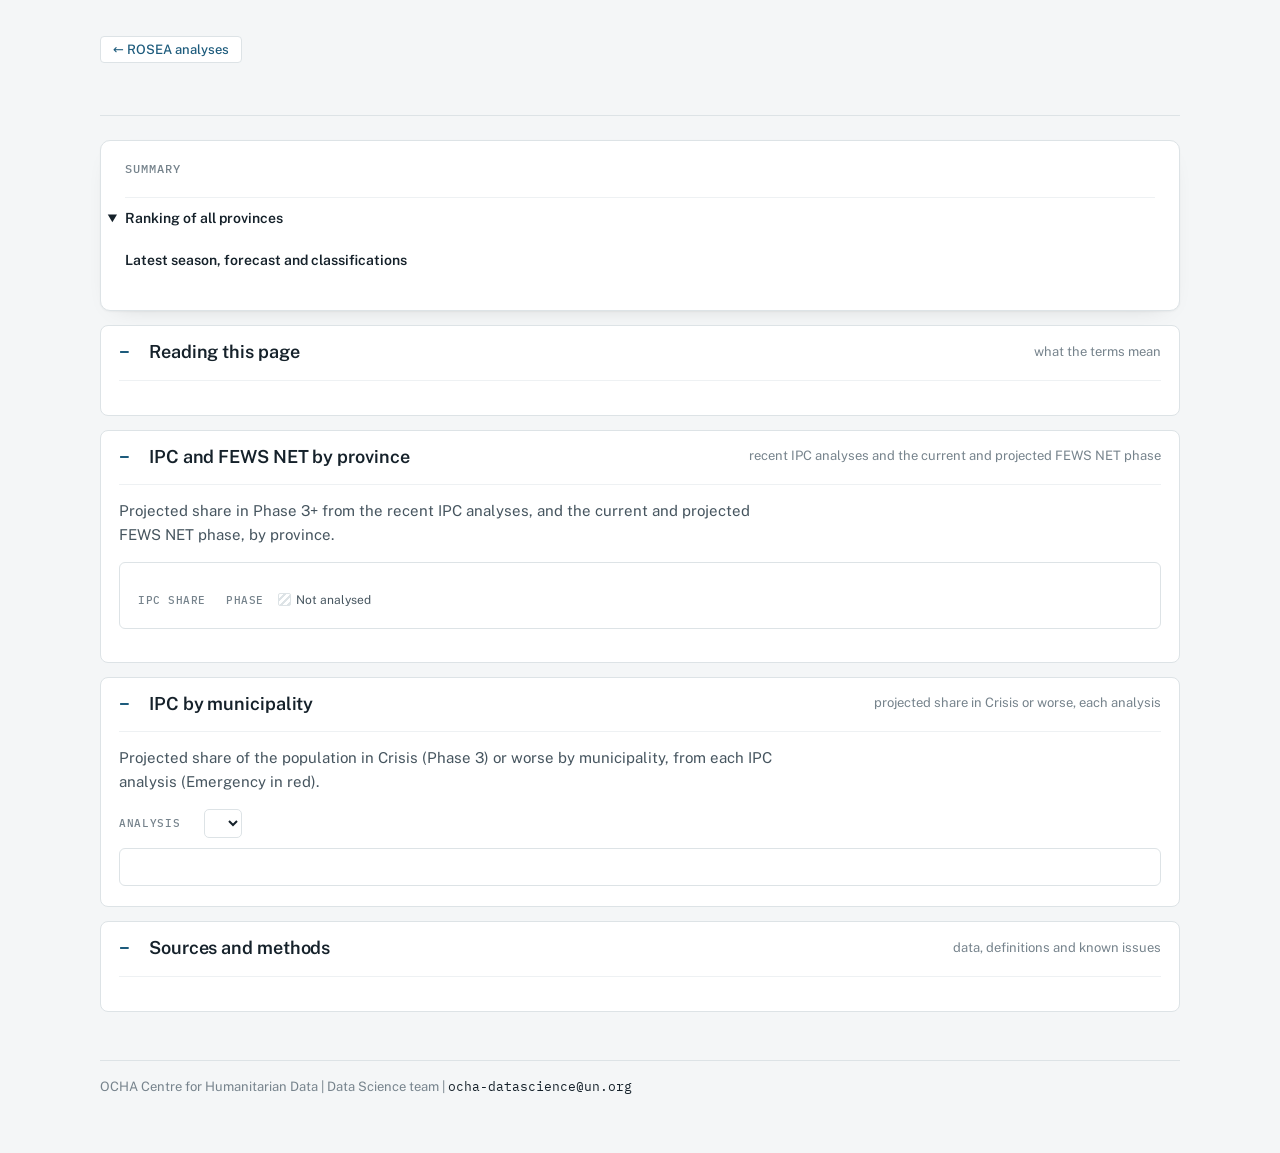
<file: drought/hotspots/template.html>
<!doctype html>
<html lang="en">
<head>
<meta charset="utf-8">
<meta name="viewport" content="width=device-width, initial-scale=1, viewport-fit=cover">
<title>Drought Hotspots</title>
<link rel="preconnect" href="https://fonts.googleapis.com">
<link rel="stylesheet" href="https://fonts.googleapis.com/css2?family=Public+Sans:wght@400;500;600;700&family=IBM+Plex+Mono:wght@400;500&display=swap">
<style>
:root{
  color-scheme:light;
  --bg:#F4F6F7; --surface:#FFFFFF; --ink:#15212A; --ink2:#46555F; --muted:#76838C; --rule:#DDE3E6; --rule2:#EEF1F3;
  --accent:#1D5B7C; --none:#E6EAED; --land:#EEF1F3; --border:#FFFFFF;
  --s0:#F0F2F3; --s1:#F4E6C8; --s2:#E8C584; --s3:#D39A42; --s4:#A96A1B; --s5:#6B400C;
  --p1:#CDFACD; --p2:#FAE61E; --p3:#E67800; --p4:#C80000; --p5:#640000;
  --d0:#8C4A0B; --d1:#C27A2C; --d2:#E7BD83; --d3:#E6EAED; --d4:#A7D3CB; --d5:#4E9E94; --d6:#1F6B63;
  --sans:"Public Sans",system-ui,-apple-system,"Segoe UI",sans-serif;
  --mono:"IBM Plex Mono",ui-monospace,Consolas,monospace;
}
@media (prefers-color-scheme:dark){:root:not([data-theme="light"]){color-scheme:dark;
  --bg:#11171B; --surface:#182026; --ink:#E6ECEF; --ink2:#AAB6BD; --muted:#7F8C94; --rule:#2B353B; --rule2:#222B31;
  --accent:#7DB6D6; --none:#273137; --land:#222B31; --border:#11171B;
  --s0:#1F272C; --s1:#453620; --s2:#735522; --s3:#A2742C; --s4:#D09B4A; --s5:#F3CB88;
  --p1:#9FD89F; --p2:#E8D31A; --p3:#E67800; --p4:#E03A3A; --p5:#A33333;
  --d0:#E8A456; --d1:#B67B33; --d2:#6F5329; --d3:#2A343A; --d4:#2E5B55; --d5:#3E8A7F; --d6:#83CBBF;}}
:root[data-theme="dark"]{color-scheme:dark;
  --bg:#11171B; --surface:#182026; --ink:#E6ECEF; --ink2:#AAB6BD; --muted:#7F8C94; --rule:#2B353B; --rule2:#222B31;
  --accent:#7DB6D6; --none:#273137; --land:#222B31; --border:#11171B;
  --s0:#1F272C; --s1:#453620; --s2:#735522; --s3:#A2742C; --s4:#D09B4A; --s5:#F3CB88;
  --p1:#9FD89F; --p2:#E8D31A; --p3:#E67800; --p4:#E03A3A; --p5:#A33333;
  --d0:#E8A456; --d1:#B67B33; --d2:#6F5329; --d3:#2A343A; --d4:#2E5B55; --d5:#3E8A7F; --d6:#83CBBF;}
*{box-sizing:border-box}
[hidden]{display:none !important}
body{margin:0;background:var(--bg);color:var(--ink);font-family:var(--sans);font-size:15px;line-height:1.55}
.wrap{max-width:1120px;margin:0 auto;padding-inline:20px;padding-block:36px 56px}
header{padding-bottom:22px;border-bottom:1px solid var(--rule)}
.eyebrow{font:500 12px/1 var(--mono);letter-spacing:.08em;text-transform:uppercase;color:var(--accent)}
h1{font-size:clamp(28px,5vw,42px);line-height:1.08;margin:12px 0;font-weight:700;letter-spacing:-.015em;text-wrap:balance}
.lede{color:var(--ink2);max-width:72ch;margin:0}
.meta{font:12px/1.6 var(--mono);color:var(--muted);margin-top:12px}
section{margin-top:46px}
h2{font-size:21px;margin:0 0 6px;font-weight:600;letter-spacing:-.005em;text-wrap:balance}
h3{font-size:15px;margin:0 0 4px;font-weight:600}
.sub{color:var(--ink2);max-width:74ch;margin:0 0 16px}
.small{font-size:13px;color:var(--ink2)}
.glance{background:var(--surface);border:1px solid var(--rule);border-radius:10px;padding:22px 24px 18px;margin-top:24px;box-shadow:0 1px 2px rgba(0,0,0,.04),0 8px 24px -18px rgba(0,0,0,.25)}
.glance h2{font-size:13px;margin:0 0 6px;font:500 12px/1 var(--mono);letter-spacing:.08em;text-transform:uppercase;color:var(--muted)}
.glance h3{font-size:14px;margin:0 0 4px}
.tag{display:inline-block;font:500 9.5px var(--mono);letter-spacing:.06em;text-transform:uppercase;color:var(--ink2);background:var(--rule2);border:0;border-radius:999px;padding:1px 7px;margin-left:6px;vertical-align:1px}
.tag.hz{color:var(--accent);background:color-mix(in srgb,var(--accent) 12%,transparent)}
.tag.now{text-transform:none;letter-spacing:0;color:var(--muted);background:transparent;border:1px dashed var(--rule)}
table.hot{min-width:720px}
.hot th{max-width:120px}
.hot th.pv{white-space:nowrap}
.hot td.rk{font-weight:600;color:var(--ink)}
.hot tr.more{display:none}.hot.all tr.more{display:table-row}
.linkbtn{font:500 13px var(--sans);color:var(--accent);background:none;border:0;padding:0;cursor:pointer;text-decoration:underline}
.glance .panel{background:var(--bg);border-color:var(--rule2)}
.glance dl{display:grid;grid-template-columns:max-content 1fr;gap:6px 14px;margin:0;font-size:14px}
.glance dt{font:500 11px var(--mono);letter-spacing:.06em;text-transform:uppercase;color:var(--muted);padding-top:3px}
.glance dd{margin:0}
.nav{display:flex;flex-wrap:wrap;gap:6px 14px;margin-top:16px;font-size:13px;align-items:center}
.nav a{color:var(--accent);text-decoration:none}.nav a:hover{text-decoration:underline}
.panel{background:var(--surface);border:1px solid var(--rule);border-radius:6px;padding:18px}
.scroll{overflow-x:auto}
svg{display:block}
svg text{font-family:var(--sans);fill:var(--ink2);font-size:11px}
svg .mono{font-family:var(--mono);font-size:10.5px}
svg .strong{fill:var(--ink);font-weight:600}
.maps{display:grid;grid-template-columns:repeat(auto-fit,minmax(300px,1fr));gap:14px}
#kmaps{grid-template-columns:repeat(auto-fit,minmax(min(100%,280px),1fr))}
.map h3{margin-bottom:2px}
.map .desc{font-size:12.5px;color:var(--ink2);margin:0 0 8px;min-height:2.6em}
.map svg{width:100%;height:auto}
.map .lbl{font:600 13px var(--sans);fill:var(--ink);paint-order:stroke;stroke:var(--surface);stroke-width:3px;stroke-linejoin:round;pointer-events:none}
.map path.u{stroke:var(--border);stroke-width:.6}
.map path.a1{fill:none;stroke:var(--ink2);stroke-width:1.1;pointer-events:none;opacity:.7}
.map path.a1.fo{stroke:var(--ink);stroke-width:2;opacity:1}
.map path.u:hover{stroke:var(--ink);stroke-width:1.6}
.controls{display:flex;flex-wrap:wrap;gap:8px 16px;margin-bottom:10px;align-items:center}
.seg{display:inline-flex;flex-wrap:wrap;border:1px solid var(--rule);border-radius:5px;overflow:hidden;background:var(--surface)}
.seg button{font:500 12.5px var(--sans);background:transparent;color:var(--ink2);border:0;padding:5px 10px;cursor:pointer}
.seg button+button{border-left:1px solid var(--rule)}
.seg button[aria-pressed="true"]{background:var(--accent);color:var(--surface)}
.seg button:disabled{color:var(--muted);cursor:not-allowed;opacity:.6}
.seg button:focus-visible{outline:2px solid var(--accent);outline-offset:2px}
.clabel{font:500 11px var(--mono);letter-spacing:.06em;text-transform:uppercase;color:var(--muted);margin-right:8px}
select{font:500 13px var(--sans);color:var(--ink);background:var(--surface);border:1px solid var(--rule);border-radius:5px;padding:5px 8px}
select:focus-visible{outline:2px solid var(--accent);outline-offset:2px}
.legend{display:flex;flex-wrap:wrap;gap:6px 14px;font-size:12px;color:var(--ink2);margin-top:10px;align-items:center}
.legend i{display:inline-block;width:13px;height:13px;border-radius:2px;vertical-align:-2px;margin-right:5px}
.legend .grp{font:500 11px var(--mono);letter-spacing:.05em;text-transform:uppercase;color:var(--muted)}
.hatch{background:repeating-linear-gradient(135deg,var(--surface) 0 3px,var(--rule) 3px 5px);border:1px solid var(--rule)}
#tip{position:fixed;pointer-events:none;background:var(--ink);color:var(--bg);font-size:12px;padding:7px 10px;border-radius:4px;max-width:300px;line-height:1.45;z-index:9;box-shadow:0 4px 14px rgba(0,0,0,.18)}
table.mx{border-collapse:separate;border-spacing:2px;min-width:720px;width:100%}
.mx th{font:500 11px/1.3 var(--sans);color:var(--muted);text-align:center;padding:4px 2px;vertical-align:bottom}
.mx thead tr:first-child th{font:500 10.5px var(--mono);letter-spacing:.05em;text-transform:uppercase;color:var(--ink2);border-bottom:1px solid var(--rule);padding-bottom:6px}
.mx th.pv{text-align:left;padding-left:0}
.mx td{height:28px;text-align:center;border-radius:2px;font:500 11.5px var(--mono);font-variant-numeric:tabular-nums}
.mx td.pv{text-align:left;font:500 13px var(--sans);color:var(--ink);padding-right:10px;white-space:nowrap}
.mx td.na{background:repeating-linear-gradient(135deg,transparent 0 4px,var(--rule2) 4px 6px);color:var(--muted);font-weight:400}
.mx td.gap{width:8px}
.mx tbody tr:hover td.pv{color:var(--accent)}
.mgrid{display:grid;grid-template-columns:repeat(auto-fit,minmax(min(100%,460px),1fr));gap:14px}
.mgrid .panel{padding:14px 16px}
.mgrid h3{margin-bottom:8px}
table.mo{min-width:0;width:100%;border-spacing:2px}
.mo td.pv{font-size:12.5px;padding-right:6px}
.mo td{height:26px;font-size:10.5px;font-weight:400}.mo td.tot{font-weight:600}
.mo td.hd{text-align:left;color:var(--muted);font:500 10.5px var(--mono);letter-spacing:.05em;text-transform:uppercase;height:auto;padding-top:6px}
.mline{font-size:13px;color:var(--ink2);margin:8px 0 0}
.minis{display:grid;grid-template-columns:repeat(auto-fit,minmax(min(100%,440px),1fr));gap:12px}
.mini{background:var(--bg);border:1px solid var(--rule2);border-radius:6px;padding:12px 14px 8px}
.mini h4{margin:0;font:600 15px var(--sans);color:var(--ink)}
.mini .sub2{font-size:12px;color:var(--ink2);margin:2px 0 6px}
.mini svg{width:100%;height:auto}
details.sec{margin-top:14px;border:1px solid var(--rule);border-radius:8px;padding:12px 18px;background:var(--surface)}
details.sec[open]{padding-bottom:20px}
details.sec>summary{list-style:none;cursor:pointer;display:flex;align-items:center;gap:12px}details.sec>summary:hover h2{color:var(--accent)}
details.sec>summary::-webkit-details-marker{display:none}
details.sec>summary::before{content:'+';font:500 18px var(--mono);color:var(--accent);width:18px}
details.sec[open]>summary::before{content:'−'}
details.sec>summary h2{margin:0;font-size:18px}
details.sec>summary .hint{font-size:13px;color:var(--muted);margin-left:auto}
details.sec>.body{margin-top:14px;border-top:1px solid var(--rule2);padding-top:14px}
details.rank{margin-top:18px;border-top:1px solid var(--rule2);padding-top:12px}details.rank summary{cursor:pointer;font:600 14px var(--sans)}details.rank summary:hover{color:var(--accent)}
.panel .desc{font-size:12.5px;color:var(--ink2);margin:0 0 8px}
.terms{display:grid;grid-template-columns:max-content 1fr;gap:8px 16px;margin:0;font-size:14px;max-width:960px}
.terms dt{font-weight:600;color:var(--ink)}.terms dd{margin:0;color:var(--ink2)}
@media (max-width:640px){.terms{grid-template-columns:1fr;gap:2px}.terms dd{margin-bottom:8px}}
.ipc{display:grid;gap:22px}
details summary{cursor:pointer;list-style-position:outside}
.ipc h4{font:600 12px var(--mono);letter-spacing:.06em;text-transform:uppercase;color:var(--ink2);margin:0 0 8px}
.brow{display:grid;grid-template-columns:minmax(120px,210px) 1fr 150px;gap:12px;align-items:center;min-height:26px}
.brow .lab{font-size:13px;color:var(--ink)}
.brow .lab small{color:var(--muted);font-size:11.5px}
.track{position:relative;height:16px;background:var(--rule2);border-radius:2px}
.f3{position:absolute;left:0;top:0;bottom:0;background:var(--p3);border-radius:2px 0 0 2px}
.f4{position:absolute;left:0;top:0;bottom:0;background:var(--p4);border-radius:2px 0 0 2px}
.proj{position:absolute;top:-4px;bottom:-4px;width:2px;background:var(--ink)}
.bval{font:12px var(--mono);color:var(--ink2);white-space:nowrap;display:flex;gap:8px;align-items:center}
.bval b{color:var(--ink);font-weight:500}
.chip{display:inline-block;min-width:18px;text-align:center;border-radius:3px;font:600 11px var(--mono);padding:1px 4px}
.axis{display:grid;grid-template-columns:minmax(120px,210px) 1fr 150px;gap:12px;font:10.5px var(--mono);color:var(--muted)}
.axis div:nth-child(2){display:flex;justify-content:space-between}
ul.notes{padding-left:18px;margin:0;color:var(--ink2);max-width:80ch}
ul.notes li{margin-bottom:8px}
code{font-family:var(--mono);font-size:12.5px}
.home{display:inline-block;margin:0 0 18px;padding:6px 12px;font:500 13px/1 var(--sans);color:var(--accent);background:var(--surface);border:1px solid var(--rule);border-radius:4px;text-decoration:none}
.home:hover{background:var(--rule2)}
footer{margin-top:48px;padding-top:16px;border-top:1px solid var(--rule);font-size:13px;color:var(--muted)}
.email{font-family:var(--mono);color:var(--ink);user-select:all}
@media (max-width:640px){.brow,.axis{grid-template-columns:96px 1fr 104px;gap:8px}.bval{font-size:11px}}
</style>
</head>
<body>
<div class="wrap">
<a class="home" href="../">← ROSEA analyses</a>
<header>
  <div class="eyebrow" id="eyebrow"></div>
  <h1 id="title"></h1>
  <p class="lede" id="lede"></p>
  <div class="meta" id="meta"></div>
</header>

<section class="glance" aria-labelledby="h-glance">
  <h2 id="h-glance">Summary</h2>
  <p class="small" id="k-lead" style="margin:0 0 12px"></p>
  <div id="kminis-wrap" hidden>
    <h3 id="kminis-h"></h3>
    <div class="controls"><span class="clabel">Show</span><span class="seg" id="kv"><button type="button" id="kv-r" data-v="rain" aria-pressed="true">Rainfall</button><button type="button" id="kv-n" data-v="ndvi" aria-pressed="false">End-of-season NDVI</button></span></div>
    <div class="minis" id="kminis"></div>
    <div class="legend" id="kminis-lg"></div>
  </div>
  <h3 style="margin-top:22px" id="kmaps-h"></h3>
  <div class="maps" id="kmaps" hidden>
    <div class="panel map"><h3 id="m-rk-h"></h3><p class="desc" id="m-rk-d"></p><div id="map-rk"></div><div class="legend" id="lg-rk"></div></div>
    <div class="panel map"><h3 id="m-ipc2-h"></h3><p class="desc" id="m-ipc2-d"></p><div id="map-ipc2"></div><div class="legend" id="lg-ipc2"></div></div>
    <div class="panel map"><h3 id="m-fp-h"></h3><p class="desc" id="m-fp-d"></p><div id="map-fp"></div><div class="legend" id="lg-fp"></div></div>
  </div>
  <details class="rank" id="rank-box" open>
    <summary id="hot-h">Ranking of all provinces</summary>
    <p class="small" id="hot-lead" style="margin:8px 0 8px"></p>
    <div class="scroll"><table class="mx hot" id="hot"></table></div>
    <p class="small" id="hot-note" style="margin:8px 0 0"></p>
    <h3 style="margin-top:16px">Latest season, forecast and classifications</h3>
    <dl id="now"></dl>
  </details>
  <nav class="nav" aria-label="Sections" id="nav"></nav>
</section>

<details class="sec" id="d-read" open>
  <summary><h2 id="h-read">Reading this page</h2><span class="hint">what the terms mean</span></summary>
  <div class="body"><dl class="terms" id="terms"></dl></div>
</details>

<details class="sec" id="s-month" hidden open>
  <summary><h2 id="h-month">Within the season: rainfall and vegetation month by month</h2><span class="hint">three-month rainfall totals and monthly NDVI, by province</span></summary>
  <div class="body">
  <p class="sub" id="month-sub"></p>
  <div class="controls">
    <div><span class="clabel">Show</span><span class="seg" id="mv"><button type="button" id="mv-r" data-v="rain" aria-pressed="true">Rainfall</button><button type="button" id="mv-n" data-v="ndvi" aria-pressed="false">NDVI</button></span></div>
    <div><span class="clabel">Seasons</span><span class="seg" id="mw"><button type="button" id="mw-rec" data-v="rec" aria-pressed="true"></button><button type="button" id="mw-all" data-v="all" aria-pressed="false"></button></span></div>
  </div>
  <div class="mgrid" id="mgrid"></div>
  <div class="legend" id="mlegend"></div>
  </div>
</details>

<details class="sec" id="d-mx" open>
  <summary><h2 id="h-mx">IPC and FEWS NET by province</h2><span class="hint">recent IPC analyses and the current and projected FEWS NET phase</span></summary>
  <div class="body">
  <p class="sub">Projected share in Phase 3+ from the recent IPC analyses, and the current and projected FEWS NET phase, by province.</p>
  <div class="panel scroll"><table class="mx" id="mx"></table>
    <div class="legend"><span class="grp">IPC share</span><span id="mxseq" style="display:contents"></span>
      <span class="grp" style="margin-left:6px">Phase</span><span id="mxph" style="display:contents"></span>
      <span><i class="hatch"></i>Not analysed</span></div>
  </div>
  <p class="small" style="margin-top:10px" id="mx-note"></p>
  </div>
</details>

<details class="sec" id="d-ipc" open>
  <summary><h2 id="h-ipc">IPC by municipality</h2><span class="hint">projected share in Crisis or worse, each analysis</span></summary>
  <div class="body">
  <p class="sub">Projected share of the population in Crisis (Phase 3) or worse by municipality, from each IPC analysis (Emergency in red).</p>
  <div class="controls"><label class="clabel" for="ipcr">Analysis</label><select id="ipcr"></select></div>
  <div class="panel"><div class="ipc" id="ipc"></div></div>
  </div>
</details>

<details class="sec" id="d-src" open>
  <summary><h2 id="h-src">Sources and methods</h2><span class="hint">data, definitions and known issues</span></summary>
  <div class="body"><ul class="notes" id="src"></ul></div>
</details>

<footer>OCHA Centre for Humanitarian Data | Data Science team | <span class="email">ocha-datascience@un.org</span></footer>
</div>
<div id="tip" hidden></div>

<script>
/*DATA*/
const NS="http://www.w3.org/2000/svg", tip=document.getElementById("tip");
const $=id=>document.getElementById(id);
function el(t,a,p){const e=document.createElementNS(NS,t);for(const k in a)e.setAttribute(k,a[k]);if(p)p.appendChild(e);return e}
function txt(p,x,y,s,a){const t=el("text",Object.assign({x,y},a||{}),p);t.textContent=s;return t}
function showTip(ev,html){tip.innerHTML=html;tip.hidden=false;const r=tip.getBoundingClientRect();let x=ev.clientX+14,y=ev.clientY+14;if(x+r.width>innerWidth-8)x=ev.clientX-r.width-14;if(y+r.height>innerHeight-8)y=ev.clientY-r.height-14;tip.style.left=x+"px";tip.style.top=y+"px"}
function hover(n,html){n.addEventListener("mousemove",ev=>showTip(ev,typeof html==="function"?html():html));n.addEventListener("mouseleave",()=>tip.hidden=true)}
function seg(id,init,cb){const b=[...document.querySelectorAll(`#${id} button`)];const set=v=>{b.forEach(x=>x.setAttribute("aria-pressed",x.dataset.v===v));cb(v)};b.forEach(x=>x.onclick=()=>set(x.dataset.v));set(init);return set}
const MON=["Jan","Feb","Mar","Apr","May","Jun","Jul","Aug","Sep","Oct","Nov","Dec"];
const short=n=>n>=1e6?(n/1e6).toFixed(2)+"M":Math.round(n/1e3)+"k";
const fmt=n=>Math.round(n).toLocaleString("en-US"), pct=v=>Math.round(v*100)+"%";
const sLab=s=>s+"/"+String(s+1).slice(2), sLab2=s=>String(s).slice(2)+"/"+String(s+1).slice(2);   // 2020/21 and 20/21
const md=s=>{const d=new Date(s.slice(0,10)+"T00:00");return MON[d.getMonth()]+" "+d.getFullYear()};
const mStart=l=>{const [m,y]=l.split(" ");return `${y}-${String(MON.indexOf(m)+1).padStart(2,"0")}-01`};
const seasonOf=d=>{const t=new Date(d.slice(0,10)+"T00:00");return t.getMonth()>=9?t.getFullYear():t.getFullYear()-1};
const list=a=>a.length<=1?a.join(""):a.slice(0,-1).join(", ")+" and "+a[a.length-1];
const mean=a=>a.length?a.reduce((x,y)=>x+y,0)/a.length:null;
const ord=n=>n+(n%100>=11&&n%100<=13?"th":({1:"st",2:"nd",3:"rd"}[n%10]||"th"));
const PH=["","Minimal","Stressed","Crisis","Emergency","Famine"];
const phInk=p=>p>=3?"#fff":"#15212A";
const chip=p=>`<span class="chip" style="background:var(--p${p});color:${phInk(p)}">${p}</span>`;
const phLegend=ps=>ps.map(p=>`<span><i style="background:var(--p${p})"></i>${p} ${PH[p]}</span>`).join("");
const BINS=[[0,"0%"],[0.0001,"under 10%"],[0.1,"10 to 25%"],[0.25,"25 to 50%"],[0.5,"50 to 75%"],[0.75,"75 to 100%"]];
const bin=v=>{for(let i=BINS.length-1;i>=0;i--)if(v>=BINS[i][0])return i;return 0};
const seqLegend=()=>BINS.map((b,i)=>`<span><i style="background:var(--s${i})"></i>${b[1]}</span>`).join("");
// rainfall, NDVI and the forecast are shown against normal: 0% = normal, −20% = 20% below normal. Seasonal NDVI = March (end of season)
const dev=v=>Math.round((v-1)*100);
const devLab=v=>{const d=dev(v);return d===0?"0%":(d>0?"+":"−")+Math.abs(d)+"%"};
const devTxt=v=>{const d=dev(v);return d===0?"normal":`${Math.abs(d)}% ${d<0?"below":"above"} normal`};

const C=D.country, PROVS=D.provinces, NAT="_national", FOCUS=Object.keys(D.focus), REN=D.renamed;
const isF=p=>p in D.focus;
const SHOW=FOCUS.length?FOCUS:PROVS;   // provinces charted: those of interest, or all
const hzTags=p=>(D.focus[p]||[]).map(h=>`<span class="tag hz">${h}</span>`).join("");
const capTag=p=>p===C.capital?'<span class="tag">capital</span>':"";
const nowTag=p=>REN[p]?`<span class="tag now">now ${list(REN[p])}</span>`:"";
const aName=a=>a===NAT?`${C.name} (national)`:a;
$("eyebrow").textContent=`${C.name} | drought | food insecurity`;
$("title").textContent=`${C.name} drought hotspots`;
$("meta").textContent=`Updated ${+D.built.slice(8,10)} ${MON[+D.built.slice(5,7)-1]} ${D.built.slice(0,4)}`;

/* ---------- shared lookups ---------- */
const fewsBy={};D.maps.fews.forEach(z=>(fewsBy[z[1]]=fewsBy[z[1]]||[]).push(z));
const ROUNDS=D.ipc_rounds, RB={};ROUNDS.forEach(r=>RB[r.id]=r);
const CUR_ROUNDS=ROUNDS.filter(r=>!r.update);
const PER=r=>r.periods.P?"P":"C", perLab=r=>PER(r)==="P"?"projection":"current";   // IPC figures on the page use each analysis's projection
const ipcProv={};D.ipc_prov.forEach(r=>{ipcProv[`${r.round}|${r.per}|${r.prov}`]=r});
const ZN=D.fews.zones;
const FM={};D.fews.monthly.forEach(r=>{(FM[r[1]]=FM[r[1]]||{})[r[0].slice(0,7)]=r});
const covLab=z=>md(z.from)===md(z.to)?md(z.from):`${md(z.from)} to ${md(z.to)}`;
const S5=D.seas5_meta, F5={};D.seas5.forEach(r=>{F5[`${r[0]}|${r[1]}`]=r});   // [area, issue year, mm, normal, pct, rank]
const fc=a=>F5[`${a}|${S5.season}`];
const fcLab=`${MON[9]} ${S5.season} to ${MON[2]} ${S5.season+1}`;
const fcTip=(a,r)=>`<b>${aName(a)} | forecast ${fcLab}</b><br>SEAS5 issued ${md(S5.issued)}: ${fmt(r[2])} mm, ${devTxt(r[4]).replace("normal","the model's normal")} (its ${S5.ref[0]} to ${S5.ref[1]} September forecasts average ${fmt(r[3])} mm)<br>${r[5]===1?"Driest":ord(r[5])+" driest"} of the ${S5.n} September forecasts since ${S5.first}`;

/* ---------- October to March seasons ---------- */
const WM=D.wfp_meta, R0=D.first_season, RLAST=Math.min(WM.rain.last,WM.ndvi.last), RS=[];for(let y=R0;y<=RLAST;y++)RS.push(y);
const W={};D.wfp.forEach(r=>{W[`${r[0]}|${r[1]}|${r[2]}`]=r});   // [var, area, season, value, normal, pct, rank]
const WMO={};D.wfp_monthly.forEach(r=>{WMO[`${r[0]}|${r[1]}|${r[2]}`]=r[3]});   // [[value, normal] for Oct..Mar]; rain = three-month total to the end of the month
// the driest three-month window of a season (Oct-Dec, Nov-Jan, Dec-Feb or Jan-Mar): [ratio to normal, window index 2..5]
const WIN=["","","Oct to Dec","Nov to Jan","Dec to Feb","Jan to Mar"];
const worst=(a,s)=>{const m=WMO[`rain|${a}|${s}`];let best=null;[2,3,4,5].forEach(j=>{const q=m[j][0]/m[j][1];if(best===null||q<best[0])best=[q,j]});return best};
// averages of the seasonal ratio to normal over a set of seasons
const avgDev=(k,a,ss)=>mean(ss.map(s=>W[`${k}|${a}|${s}`][5]));
const VAR={
  rain:{label:"Rainfall",bins:[[0,"more than 40% below"],[0.6,"25 to 40% below"],[0.75,"10 to 25% below"],[0.9,"within 10% of normal"],[1.1,"10 to 25% above"],[1.25,"25 to 40% above"],[1.4,"more than 40% above"]],
    val:r=>`${fmt(r[3])} mm (normal ${fmt(r[4])} mm)`,mval:(v,n)=>`${fmt(v)} mm (normal ${fmt(n)} mm)`,low:"driest",step:0.25,half:0.5},
  ndvi:{label:"End-of-season NDVI",short:"NDVI",bins:[[0,"more than 15% below"],[0.85,"10 to 15% below"],[0.9,"3 to 10% below"],[0.97,"within 3% of normal"],[1.03,"3 to 10% above"],[1.1,"10 to 15% above"],[1.15,"more than 15% above"]],
    val:r=>`March NDVI ${r[3].toFixed(3)} (normal ${r[4].toFixed(3)})`,mval:(v,n)=>`mean NDVI ${v.toFixed(3)} (normal ${n.toFixed(3)})`,low:"lowest",step:0.05,half:0.1}};
const vbin=(k,v)=>{const b=VAR[k].bins;for(let i=b.length-1;i>=0;i--)if(v>=b[i][0])return i;return 0};
const dInk=i=>(i===0||i===6)?"var(--surface)":"var(--ink)";
const vLegend=k=>VAR[k].bins.map((b,i)=>`<span><i style="background:var(--d${i})"></i>${b[1]}</span>`).join("");
const baseTxt=k=>`${md(WM[k].base[0])} to ${md(WM[k].base[1])}`;
const normalTxt=`Normal is the average for the same ten-day periods over ${baseTxt("rain")} for rainfall and ${baseTxt("ndvi")} for NDVI. End-of-season NDVI is the March mean.`;
$("lede").textContent=FOCUS.length
  ?`Rainfall, vegetation and food security in ${list(FOCUS)}: October to March seasons since ${sLab(R0)}, IPC and FEWS NET classifications, and the forecast for the coming season.`
  :`Provinces most affected by drought and food insecurity, based on October to March rainfall and vegetation since ${sLab(R0)} and on IPC and FEWS NET classifications.`;
/* ---------- month by month, provinces of interest ---------- */
const N_RECENT=6, RECENT=RS.slice(-N_RECENT), EARLIER=RS.slice(0,-N_RECENT);
const mo={v:"rain",w:"rec"};
function drawMonthly(){
  const k=mo.v, V=VAR[k], ss=mo.w==="rec"?RECENT:RS, box=$("mgrid");box.innerHTML="";
  let h="";
  SHOW.forEach(p=>{
    let below=0, months=0;
    let t=`<div class="panel"><h3>${p}${hzTags(p)}${capTag(p)}${nowTag(p)}</h3><div class="scroll"><table class="mx mo"><thead><tr><th class="pv">Season</th>${(k==="rain"?R3_LAB.slice(2):ONDJFM_LAB).map(m=>`<th>${m}</th>`).join("")}${k==="rain"?"<th>Oct to Mar</th>":""}</tr></thead><tbody>`;
    ss.forEach(s=>{
      const m=WMO[`${k}|${p}|${s}`], r=W[`${k}|${p}|${s}`];
      t+=`<tr><td class="pv">${sLab(s)}</td>`;
      m.forEach(([v,n],j)=>{if(k==="rain"&&j<2)return;const q=v/n, b=vbin(k,q), mon=(9+j)%12, yr=mon>=9?s:s+1; months++;
        t+=`<td style="background:var(--d${b});color:${dInk(b)}" data-tip="<b>${p} | ${k==="rain"?r3Span(j,s):MON[mon]+" "+yr}</b><br>${k==="rain"?"Rainfall over the three months":"NDVI"}: ${V.mval(v,n)}<br>${devTxt(q)}">${devLab(q)}</td>`});
      const b=vbin(k,r[5]); if(r[5]<1)below++;
      t+=(k==="rain"?`<td class="tot" style="background:var(--d${b});color:${dInk(b)}" data-tip="<b>${p} | Oct ${s} to Mar ${s+1}</b><br>${V.label}: ${V.val(r)}<br>${devTxt(r[5])}, ${r[6]===1?V.low+" on record":ord(r[6])+" "+V.low} (${WM[k].n} seasons since ${sLab(WM[k].first)})">${devLab(r[5])}</td>`:"")+`</tr>`;
    });
    t+=`</tbody></table></div></div>`;
    h+=t;
  });
  box.innerHTML=h;
  box.querySelectorAll("td[data-tip]").forEach(td=>hover(td,td.dataset.tip));
  $("mlegend").innerHTML=`<span class="grp">${V.label}</span>`+vLegend(k)+`<span style="margin-left:auto;color:var(--muted)">Values are % above (+) or below (−) normal</span>`;
}
const ONDJFM_LAB=["Oct","Nov","Dec","Jan","Feb","Mar"], R3_LAB=["Aug to Oct","Sep to Nov","Oct to Dec","Nov to Jan","Dec to Feb","Jan to Mar"];
const r3Span=(j,s)=>{const m=(9+j)%12, y=m>=9?s:s+1, m0=(m+10)%12, y0=m0>m?y-1:y;return `${MON[m0]} ${y0} to ${MON[m]} ${y}`};
{
  $("s-month").hidden=false;
  $("mw-rec").textContent=`Last ${N_RECENT} seasons (${sLab(RECENT[0])} to ${sLab(RECENT[RECENT.length-1])})`;
  $("mw-all").textContent=`Since ${sLab(R0)}`;
  $("month-sub").textContent=`Rainfall: three-month totals through the season (October to December, then each month to the end of March) against normal for those months, and the season total in the last column. NDVI: each month against normal for that month.`;
  seg("mv","rain",v=>{mo.v=v;drawMonthly()});
  seg("mw","rec",v=>{mo.w=v;drawMonthly()});
}

/* ---------- the last six seasons ---------- */
const SIX=[NAT,...SHOW], RF=WM.rain.first, ALLS=[];for(let y=RF;y<=RLAST;y++)ALLS.push(y);
const rankTxt=r=>r===1?"driest on record":`${ord(r)} driest`;
function drawSixMaps(){
  const n=ALLS.length;
  let svg=baseMap("map-rk");svg.setAttribute("aria-label",`Number of the last ${N_RECENT} October to March seasons below normal rainfall, by province`);
  M.adm1.forEach(([p,d])=>{const below=RECENT.filter(s=>W[`rain|${p}|${s}`][5]<1), k=below.length;
    const el1=el("path",{d,class:"u",fill:k?`var(--s${Math.min(5,k)})`:"var(--s0)"},svg);
    hover(el1,`<b>${p}</b><br>${k} of the last ${N_RECENT} seasons below normal${k?`: ${below.map(s=>`${sLab(s)} (${devLab(W[`rain|${p}|${s}`][5])})`).join(", ")}`:""}<br>Average over the ${N_RECENT} seasons: ${devTxt(avgDev("rain",p,RECENT))}`)});
  overlay(svg);
  $("lg-rk").innerHTML=[0,1,2,3,4,5].map(k=>`<span><i style="background:var(--s${k})"></i>${k===5?"5 or 6":k}</span>`).join("");
  const rd=CUR_ROUNDS[CUR_ROUNDS.length-1], per=rd.periods.P?"P":"C", pr=rd.periods[per];
  svg=baseMap("map-ipc2");svg.setAttribute("aria-label",`IPC ${per==="P"?"projected":"overall"} phase by area, ${rd.label}`);
  D.ipc.filter(x=>x[0]===rd.id&&x[1]===per).forEach(x=>{
    const n2=el("path",{d:M.ipc[x[11]],class:"u",fill:x[5]?`var(--p${x[5]})`:"url(#map-ipc2-h)"},svg);
    hover(n2,x[5]?`<b>${x[2]}${x[3]?" ("+x[3]+")":""}, ${x[4]}</b><br>${pr.frm} to ${pr.to}: Phase ${x[5]} ${PH[x[5]]}<br>${fmt(x[7])} in Phase 3+ (${pct(x[8])}) of ${fmt(x[6])}`:`<b>${x[2]}, ${x[4]}</b><br>Listed by IPC without an area phase`);
  });
  overlay(svg);
  $("lg-ipc2").innerHTML=phLegend([1,2,3,4,5].filter(q=>D.ipc.some(x=>x[0]===rd.id&&x[1]===per&&x[5]===q)))+`<span><i style="background:var(--land)"></i>Not analysed</span>`;
  const z=ZN.ML2;
  svg=baseMap("map-fp");svg.setAttribute("aria-label",`FEWS NET projected phase by livelihood zone, ${covLab(z)}`);
  M.fews.forEach(f=>{const n3=el("path",{d:f[6],class:"u",fill:`var(--p${f[5]})`},svg);hover(n3,`<b>${f[2]}</b><br>${f[1]} province<br>Phase ${f[5]} ${PH[f[5]]}<br>${z.doc}, ${md(z.round)}`)});
  overlay(svg);
  $("lg-fp").innerHTML=phLegend([...new Set(M.fews.map(f=>f[5]))].sort());
}
const kv={v:"rain"};
function drawMinis(){
  const k=kv.v, V=VAR[k], box=$("kminis");box.innerHTML="";
  const Wd=520, H=132, left=44, right=8, top=14, bh=84, mx=V.half*1.2;
  SIX.forEach(a=>{
    const aRec=avgDev(k,a,RECENT);
    const d=document.createElement("div");d.className="mini";
    d.innerHTML=`<h4>${aName(a)}${hzTags(a)}</h4><div class="sub2">Last ${N_RECENT} seasons on average <b>${devTxt(aRec)}</b></div>`;
    const svg=el("svg",{viewBox:`0 0 ${Wd} ${H}`,role:"img","aria-label":`${aName(a)}: ${V.label} against normal, ${sLab(R0)} to ${sLab(RLAST)}`},d);
    const f=k==="rain"?fc(a):null, nslots=RS.length+(f?1:0);
    const cw=(Wd-left-right)/nslots, ymid=top+bh/2, sc=(bh/2)/mx, xr=left+(RECENT[0]-R0)*cw, xf=left+RS.length*cw;
    el("rect",{x:xr,y:top-4,width:(f?xf:Wd-right)-xr,height:bh+8,fill:"var(--accent)",opacity:.09,rx:2},svg);
    if(f){const dv=Math.max(-mx,Math.min(mx,f[4]-1)), h=Math.abs(dv)*sc, b=vbin("rain",f[4]);
      el("line",{x1:xf,x2:xf,y1:top-4,y2:top+bh+4,stroke:"var(--rule)","stroke-dasharray":"3 3"},svg);
      el("rect",{x:xf+2,y:dv<0?ymid:ymid-h,width:Math.max(cw-4,1),height:Math.max(h,1.2),fill:`var(--d${b})`,opacity:.55,stroke:"var(--ink)","stroke-dasharray":"3 2",rx:1},svg);
      txt(svg,xf+cw/2,dv<0?ymid+h+9:ymid-h-3,devLab(f[4]),{"text-anchor":"middle",class:"mono",style:"font-size:7.5px"});
      txt(svg,xf+cw/2,H-4,sLab2(S5.season),{"text-anchor":"middle",class:"mono strong",style:"font-size:8.5px"});
      txt(svg,xf+cw/2,H-12,"forecast",{"text-anchor":"middle",style:"font-size:7px"});
      hover(el("rect",{x:xf,y:top-4,width:cw,height:bh+8,fill:"transparent"},svg),fcTip(a,f))}
    [[mx*0.8,devLab(1+mx*0.8)],[0,"normal"],[-mx*0.8,devLab(1-mx*0.8)]].forEach(([t,l])=>{const y=ymid-t*sc;el("line",{x1:left,x2:Wd-right,y1:y,y2:y,stroke:t?"var(--rule2)":"var(--ink2)","stroke-dasharray":t?"":"3 3"},svg);txt(svg,left-4,y+3.5,l,{"text-anchor":"end",class:"mono",style:"font-size:9px"})});
    RS.forEach((s,i)=>{const r=W[`${k}|${a}|${s}`], dv=Math.max(-mx,Math.min(mx,r[5]-1)), h=Math.abs(dv)*sc, x=left+i*cw, b=vbin(k,r[5]);
      el("rect",{x:x+2,y:dv<0?ymid:ymid-h,width:Math.max(cw-4,1),height:Math.max(h,1.2),fill:`var(--d${b})`,rx:1},svg);
      txt(svg,x+cw/2,dv<0?ymid+h+9:ymid-h-3,devLab(r[5]),{"text-anchor":"middle",class:"mono",style:"font-size:7.5px"});
      hover(el("rect",{x,y:top-4,width:cw,height:bh+8,fill:"transparent"},svg),`<b>${aName(a)} | ${sLab(s)}</b><br>${V.label}: ${V.val(r)}<br>${devTxt(r[5])}, ${r[6]===1?V.low+" on record":ord(r[6])+" "+V.low} of ${WM[k].n} seasons since ${sLab(WM[k].first)}`)});
    RS.forEach((s,i)=>{if(i%2===0||(s===RLAST&&!f))txt(svg,left+i*cw+cw/2,H-4,sLab2(s),{"text-anchor":"middle",class:s>=RECENT[0]?"mono strong":"mono",style:"font-size:8.5px"})});
    box.appendChild(d);
  });
  $("kminis-lg").innerHTML=`<span class="grp">${V.label}</span>`+vLegend(k)+`<span><i style="background:var(--accent);opacity:.15"></i>Last ${N_RECENT} seasons</span>`+(k==="rain"?`<span><i style="background:var(--d3);border:1px dashed var(--ink);opacity:.8"></i>SEAS5 forecast ${fcLab}, against the model's own ${S5.ref[0]} to ${S5.ref[1]} September forecasts</span>`:"");
}
{
  $("kmaps").hidden=false;$("kminis-wrap").hidden=false;
  $("m-rk-h").textContent=`Seasons below normal rainfall, of the last ${N_RECENT}`;
  $("m-rk-d").textContent=`How many of the ${N_RECENT} October to March seasons from ${sLab(RECENT[0])} to ${sLab(RLAST)} had less rain than normal. Hover for the seasons and the average shortfall.`;
  {const rd=CUR_ROUNDS[CUR_ROUNDS.length-1], pr=rd.periods.P||rd.periods.C, per=rd.periods.P?"P":"C", nat=rd.nat[per];
  $("m-ipc2-h").textContent=`IPC ${rd.label}, ${per==="P"?"projection":"current"}: ${short(nat.p3)} people in Crisis (Phase 3) or worse`;
  $("m-ipc2-d").textContent=`${per==="P"?"Projected phase":"Phase"} by area analysed, ${pr.frm} to ${pr.to}, from the latest IPC analysis of ${C.name}.`}
  {const z2=D.maps.fews.filter(z=>z[5]>=3), cp=[...new Set(z2.map(z=>z[1]))].sort();
  $("m-fp-h").textContent=`FEWS NET projection, ${covLab(ZN.ML2)}`;
  $("m-fp-d").textContent=`Projected phase by livelihood zone (${ZN.ML2.doc}, ${md(ZN.ML2.round)}).${cp.length?` Crisis expected in ${list(cp)}.`:""}`}
  $("kminis-h").textContent=`Rainfall by season, ${sLab(R0)} to ${sLab(RLAST)}, with the ${sLab(S5.season)} forecast`;
  $("kmaps-h").textContent=`Where rainfall fell short, and where food insecurity is classified and projected`;
  const nat=RECENT.map(s=>W[`rain|${NAT}|${s}`]), natBelow=nat.filter(r=>r[5]<1).length, natTen=nat.filter(r=>r[6]<=10).length;
  const recs=SHOW.filter(p=>RECENT.some(s=>W[`rain|${p}|${s}`][6]===1));
  $("k-lead").textContent=`${FOCUS.length?list(FOCUS)+": ":""}October to March rainfall in the last ${N_RECENT} seasons, with the food security classifications. Nationally ${natBelow===N_RECENT?`each of the last ${N_RECENT} seasons was`:`${natBelow} of the last ${N_RECENT} seasons were`} below normal and ${natTen} of the 10 driest seasons on record fall in this period.${recs.length?` ${list(recs)} had ${recs.length===1?"its":"their"} driest season on record in these years.`:""}`;
  seg("kv","rain",v=>{kv.v=v;$("kminis-h").textContent=v==="rain"?`Rainfall by season, ${sLab(R0)} to ${sLab(RLAST)}, with the ${sLab(S5.season)} forecast`:`End-of-season (March) NDVI by season, ${sLab(R0)} to ${sLab(RLAST)}`;drawMinis()});
}

/* ---------- maps ---------- */
const M=D.maps;
function baseMap(id){
  const box=$(id);box.innerHTML="";
  const svg=el("svg",{viewBox:`-6 -6 ${M.w+12} ${M.h+12}`,role:"img"},box);
  const pat=el("pattern",{id:id+"-h",width:6,height:6,patternUnits:"userSpaceOnUse",patternTransform:"rotate(45)"},el("defs",{},svg));
  el("rect",{width:6,height:6,fill:"var(--land)"},pat);el("line",{x1:0,y1:0,x2:0,y2:6,stroke:"var(--rule)","stroke-width":2.5},pat);
  el("path",{d:M.outline,fill:"var(--land)"},svg);
  return svg;
}
function overlay(svg){
  M.adm1.forEach(r=>el("path",{d:r[1],class:"a1"},svg));
  M.adm1.filter(r=>isF(r[0])).forEach(r=>el("path",{d:r[1],class:"a1 fo"},svg));
  M.labels.forEach(l=>txt(svg,l[1],l[2],l[0],{class:"lbl","text-anchor":"middle"}));
}
/* ---------- province by province ---------- */
(function(){
  const IPC_COLS=CUR_ROUNDS.slice(-4);
  const maxPh=(p,ix)=>fewsBy[p]?Math.max(...fewsBy[p].map(z=>z[ix])):null;
  const rows=PROVS.map(p=>({p,ipc:IPC_COLS.map(r=>ipcProv[`${r.id}|${PER(r)}|${p}`]),fc:maxPh(p,3),fm:maxPh(p,5)}))
    .sort((a,b)=>((isF(b.p)?1:0)-(isF(a.p)?1:0))||(isF(a.p)?FOCUS.indexOf(a.p)-FOCUS.indexOf(b.p):0)||((b.fm??0)-(a.fm??0))||a.p.localeCompare(b.p));
  const seqCell=(v,t)=>{const i=bin(v);return `<td style="background:var(--s${i});color:${i>=4?"var(--surface)":"var(--ink)"}" data-tip="${t}">${pct(v)}</td>`};
  const na=t=>`<td class="na" data-tip="${t}">–</td>`;
  const phCell=(p,ph,ix,label)=>{if(ph==null)return na(`<b>${p}</b><br>No FEWS NET zone`);
    const zs=fewsBy[p].map(z=>`${z[2]}: ${z[ix]} ${PH[z[ix]]}`).join("<br>");
    return `<td style="background:var(--p${ph});color:${phInk(ph)}" data-tip="<b>${p} | ${label}</b><br>${zs}">${ph} ${PH[ph]}</td>`};
  let h=`<thead><tr><th class="pv"></th><th colspan="${IPC_COLS.length}">IPC Phase 3+</th><th class="gap"></th><th colspan="2">FEWS NET</th></tr>
  <tr><th class="pv">Province</th>${IPC_COLS.map(r=>`<th>${r.label}<br>${perLab(r)}</th>`).join("")}<th class="gap"></th><th>${md(ZN.CS.round)}<br>current</th><th>${md(ZN.ML2.from)} to<br>${md(ZN.ML2.to)}</th></tr></thead><tbody>`;
  rows.forEach(r=>{
    h+=`<tr><td class="pv">${r.p}${hzTags(r.p)}${capTag(r.p)}</td>`;
    r.ipc.forEach((v,i)=>{const rd=IPC_COLS[i];h+=v?seqCell(v.share,`<b>${r.p} | IPC ${rd.label}, ${perLab(rd)}</b><br>${fmt(v.p3)} people in Phase 3+ (${pct(v.share)} of those analysed), ${rd.periods[PER(rd)].frm} to ${rd.periods[PER(rd)].to}<br>${v.basis}`):na(`<b>${r.p}</b><br>Not analysed in ${rd.label}`)});
    h+=`<td class="gap"></td>`+phCell(r.p,r.fc,3,md(ZN.CS.round)+" current")+phCell(r.p,r.fm,5,covLab(ZN.ML2))+`</tr>`;
  });
  $("mx").innerHTML=h+"</tbody>";
  $("mx").querySelectorAll("td[data-tip]").forEach(td=>hover(td,td.dataset.tip));
  $("mxseq").innerHTML=seqLegend();$("mxph").innerHTML=phLegend([1,2,3,4].filter(p=>D.maps.fews.some(z=>z[3]===p||z[5]===p)));
  $("mx-note").textContent=`IPC: share of the population analysed projected to be in Phase 3+, for the ${IPC_COLS.length===1?"latest analysis":"latest "+IPC_COLS.length+" analyses"}. FEWS NET: highest phase among the province's livelihood zones.${FOCUS.length?" Provinces of interest are listed first.":""}`;
})();

/* ---------- IPC areas ---------- */
const ipcSel=$("ipcr");
ipcSel.innerHTML=[...ROUNDS].reverse().map(r=>`<option value="${r.id}">${r.label}${r.update?" (projection update)":""}</option>`).join("");
ipcSel.value=CUR_ROUNDS[CUR_ROUNDS.length-1].id;
function drawIpcBars(){
  const rd=RB[ipcSel.value], pk=PER(rd), pr0=rd.periods[pk];
  const main=D.ipc.filter(r=>r[0]===rd.id&&r[1]===pk&&r[5]>0);
  const byP={};main.forEach(r=>(byP[r[4]]=byP[r[4]]||[]).push(r));
  let h="";
  Object.keys(byP).sort().forEach(p=>{
    const pr=ipcProv[`${rd.id}|${pk}|${p}`];
    const open=byP[p].some(r=>r[5]>=3);
    h+=`<details${open?" open":""}><summary><h4 style="display:inline">${p} | ${short(pr.p3)} in Phase 3+ (${pct(pr.share)} of those analysed)</h4>${hzTags(p)}</summary>${pr.basis.startsWith("Total of the municipality")?`<p class="small" style="margin:4px 0 8px">${pr.basis}.</p>`:""}<div style="display:grid;gap:4px;margin-top:8px">`;
    byP[p].sort((a,b)=>b[8]-a[8]).forEach(r=>{
      const t=`<b>${r[2]}${r[3]?" ("+r[3]+")":""}, ${p}</b><br>${pr0.frm} to ${pr0.to} (${perLab(rd)}): Phase ${r[5]}, ${fmt(r[7])} in Phase 3+ (${pct(r[8])}), Phase 4 ${pct(r[10])}`;
      h+=`<div class="brow" data-tip="${t.replace(/"/g,"&quot;")}"><div class="lab">${r[2]}${r[3]?` <small>${r[3]}</small>`:""}</div>
        <div class="track"><div class="f3" style="width:${r[8]*100}%"></div><div class="f4" style="width:${r[10]*100}%"></div></div>
        <div class="bval"><span><b>${pct(r[8])}</b></span>${chip(r[5])}</div></div>`});
    h+=`</div></details>`;
  });
  h+=`<div class="axis"><div></div><div><span>0%</span><span>25%</span><span>50%</span><span>75%</span><span>100%</span></div><div></div></div>`;
  $("ipc").innerHTML=`<p class="small" style="margin:0 0 6px">${perLab(rd)==="projection"?"Projection":"Current period"}, ${pr0.frm} to ${pr0.to}.</p>`+h;
  $("ipc").querySelectorAll("[data-tip]").forEach(n=>hover(n,n.dataset.tip));
}
ipcSel.addEventListener("change",drawIpcBars);
drawIpcBars();

/* ---------- reading this page ---------- */
(function(){
  const terms=[
    ["Season","October to March, the main rainy season. A season is named by both years it spans: 2020/21 is October 2020 to March 2021."],
    ["Normal",`The average for the same period over many years: ${md(WM.rain.base[0]).slice(-4)} to ${md(WM.rain.base[1]).slice(-4)} for rainfall and ${md(WM.ndvi.base[0]).slice(-4)} to ${md(WM.ndvi.base[1]).slice(-4)} for vegetation. −20% means a fifth less than normal; 0% means normal.`],
    ["Rainfall","Satellite rainfall estimates adjusted with rain gauges (CHIRPS), totalled over the season or over three months, by province."],
    ["End-of-season NDVI","A satellite measure of how green the land is in March, when crops are maturing. It reflects pasture and bush as well as crops, and responds to late rain."],
    ["IPC","The Integrated Food Security Phase Classification, a five-phase scale agreed by UN agencies, governments and NGOs. Phase 3 (Crisis): households have food gaps or can only meet food needs by using up assets. Phase 4 (Emergency): large food gaps, very high acute malnutrition or extreme loss of assets. Figures on this page are each analysis's projection of people in Phase 3 or worse, for the months after the analysis."],
    ["FEWS NET","The Famine Early Warning Systems Network, created by USAID, which classifies food security on the same scale by livelihood zone (areas where people make a living in similar ways) and projects it several months ahead."],
    ["Forecast",`The ECMWF seasonal model SEAS5, issued ${md(S5.issued)}. Its ${fcLab} rainfall is compared with what the same model forecast in Septembers ${S5.ref[0]} to ${S5.ref[1]}, so it shows whether the model expects a drier or wetter season than usual, not observed rainfall.`],
    ["Provinces",`${PROVS.length} provinces as in the official boundaries used by the data sources.${Object.keys(REN).length?` Since September 2024 ${list(Object.keys(REN).map(p=>`${p} covers ${list(REN[p])}`))}.`:""}`]];
  $("terms").innerHTML=terms.map(([t,d])=>`<dt>${t}</dt><dd>${d}</dd>`).join("");
})();

/* ---------- sources ---------- */
(function(){
  const F=D.fews, odd=WM.odd_units, ren=Object.keys(REN);
  $("src").innerHTML=`
  <li><b>FEWS NET</b> Data Warehouse: reports from ${md(F.first)} to ${md(F.last)}. Zone map from the latest FEWS NET shapefiles, with phases from the ${md(ZN.CS.round)} to ${md(ZN.ML2.round)} reports.${F.odd_docs.length?` The Data Warehouse files some ${C.name} reports under ${list(F.odd_docs)}; the areas and IDs in them are ${C.name}'s, so they are used here.`:""}</li>
  <li><b>IPC</b>: ${ROUNDS.length} acute food insecurity analyses, ${ROUNDS[0].label} to ${ROUNDS[ROUNDS.length-1].label}, from the IPC API, checked against HDX where HDX has the analysis. Province totals are as IPC published them. All IPC figures shown are the projection period of each analysis.${D.ipc_moved.length?` IPC counts ${list(D.ipc_moved.map(m=>m[0]+" in "+m[1]))}; the official boundaries place ${D.ipc_moved.length===1?"it":"them"} in ${list(D.ipc_moved.map(m=>m[2]))}.`:""}</li>
  <li><b>Rainfall and NDVI</b>: WFP on HDX, by province, in ten-day periods. Rainfall is CHIRPS: the season total over the 18 ten-day periods from October to March, and month by month WFP's rolling three-month total to the end of each month. NDVI is MODIS, averaged over the month; the seasonal indicator is end-of-season NDVI, the March mean, when crops are at or near maturity. Both are compared with normal, the average for the same ten-day periods over ${baseTxt("rain")} (rainfall) and ${baseTxt("ndvi")} (NDVI), so 0% means normal and −20% means 20% below normal. No fixed thresholds are used; the summary averages these values over the last ${N_RECENT} seasons.${odd.length?` WFP splits ${list(odd)} differently from the official boundaries; together they match.`:""}</li>
  <li><b>Rainfall forecast</b>: ECMWF SEAS5 ensemble mean, issued ${md(S5.issued)}, months ${fcLab}, from the team raster store (${S5.res}° grid). Shown against the average of the forecasts this model issued every September from ${S5.ref[0]} to ${S5.ref[1]}, so the model is compared with itself, not with observed rainfall.</li>
  <li><b>Boundaries</b>: ${C.name} COD-AB on HDX (${PROVS.length} provinces).${ren.length?` Since September 2024 ${C.name} has 21 provinces: ${list(ren.map(p=>`${p} is now ${list(REN[p])}`))}. The sources used here still report the former provinces, so their figures cover the new provinces together.`:""}</li>
  <li>Code: <code>drought/hotspots/build_hotspots.py</code> in OCHA-DAP/pa-rosea-support.</li>`;
})();

/* ---------- summary ---------- */
(function(){
  const lastS=RLAST, last=CUR_ROUNDS[CUR_ROUNDS.length-1];
  const z2=D.maps.fews.filter(z=>z[5]>=3), crisisProvs=[...new Set(z2.map(z=>z[1]))].sort();
  // one row per province: how often each source has reported it as affected
  const rows=PROVS.map(p=>{
    const rain6=avgDev("rain",p,RECENT), ndvi6=avgDev("ndvi",p,RECENT), dry=1-rain6, low=1-ndvi6;   // deficit: higher = further below normal
    const covered=CUR_ROUNDS.filter(r=>ipcProv[`${r.id}|${PER(r)}|${p}`]), lastR=covered[covered.length-1];
    const ipcv=lastR?ipcProv[`${lastR.id}|${PER(lastR)}|${p}`]:null, ipc=ipcv?ipcv.share:null;
    const p4=lastR?D.ipc.filter(x=>x[0]===lastR.id&&x[1]===PER(lastR)&&x[4]===p&&x[5]>=4).length:0;
    const fm=Object.values(FM[p]||{}), fc=fm.filter(r=>r[2]>=3).length, fn=fm.length;
    const fews=fn>=12?fc/fn:null;
    const ph=fewsBy[p]?Math.max(...fewsBy[p].map(z=>z[5])):null;
    return {p,dry,low,ipc,ipcv,lastR,p4,fc,fn,fews,ph};
  });
  const KEYS=["dry","low","ipc","fews"];
  KEYS.forEach(k=>{const vals=rows.filter(r=>r[k]!=null).map(r=>r[k]);rows.forEach(r=>r["r_"+k]=r[k]==null?null:1+vals.filter(v=>v>r[k]).length)});
  rows.forEach(r=>{const rs=KEYS.map(k=>r["r_"+k]).filter(x=>x!=null);r.score=rs.length?mean(rs):null});
  rows.sort((a,b)=>((a.score??99)-(b.score??99))||((b.ph??0)-(a.ph??0))||a.p.localeCompare(b.p));
  rows.forEach((r,i)=>r.rank=i+1);
  const cell=(v,max,label,tipT)=>v==null?`<td class="na"${tipT?` data-tip="${tipT}"`:""}>–</td>`
    :`<td style="background:var(--s${Math.min(5,Math.round(5*v/max))});color:${v/max>0.7?"var(--surface)":"var(--ink)"}"${tipT?` data-tip="${tipT}"`:""}>${label}</td>`;
  const hasFews=rows.some(r=>r.fews!=null);
  const sub=t=>`<br><span style="font-weight:400">${t}</span>`;
  const th=(label,subt,tipT)=>`<th data-tip="${tipT}">${label}${sub(subt)}</th>`;
  let h=`<thead><tr>${FOCUS.length?`<th data-tip="Position among the ${PROVS.length} provinces" style="white-space:nowrap">Rank${sub(`of ${PROVS.length}`)}</th>`:""}<th class="pv">Province</th>${th("Rainfall",`last ${N_RECENT} seasons, average`,`October to March rainfall against normal, averaged over ${sLab(RECENT[0])} to ${sLab(RLAST)}`)}${th("End-of-season NDVI",`last ${N_RECENT} seasons, average`,`March NDVI against normal, averaged over ${sLab(RECENT[0])} to ${sLab(RLAST)}`)}${th("IPC Phase 3+",`projected share, latest analysis`,`Share of the population analysed that is projected to be in Phase 3 or worse, from the latest IPC analysis that covered the province (${CUR_ROUNDS[CUR_ROUNDS.length-1].label} unless dated otherwise)`)}${hasFews?th("FEWS NET","months at Crisis or worse","Report months in which any part of the province was at Crisis or worse"):""}${th("Rainfall forecast",fcLab,`SEAS5 forecast issued ${md(S5.issued)}, above (+) or below (−) the average of the same September forecasts for ${S5.ref[0]} to ${S5.ref[1]}. A projection; not part of the ranking.`)}${th("FEWS NET",covLab(ZN.ML2),"FEWS NET's projected phase. A projection; not part of the ranking.")}</tr></thead><tbody>`;
  rows.forEach(r=>{
    h+=`<tr${FOCUS.length&&!isF(r.p)?' class="more"':""}>${FOCUS.length?`<td class="rk">${r.rank}</td>`:""}<td class="pv">${r.p}${hzTags(r.p)}${capTag(r.p)}${nowTag(r.p)}</td>`;
    [["rain",1-r.dry],["ndvi",1-r.low]].forEach(([k,v])=>{const b=vbin(k,v);h+=`<td style="background:var(--d${b});color:${dInk(b)}" data-tip="<b>${r.p}</b><br>${VAR[k].label} ${devTxt(v)} on average over ${sLab(RECENT[0])} to ${sLab(RLAST)}<br>${RECENT.map(s=>`${sLab2(s)} ${devLab(W[`${k}|${r.p}|${s}`][5])}`).join(", ")}">${devLab(v)}</td>`});
    h+=r.ipc==null?`<td class="na" data-tip="<b>${r.p}</b><br>Not covered by any IPC analysis">–</td>`
      :`<td style="background:var(--s${bin(r.ipc)});color:${bin(r.ipc)>=4?"var(--surface)":"var(--ink)"}" data-tip="<b>${r.p} | IPC ${r.lastR.label}, ${perLab(r.lastR)}</b><br>${fmt(r.ipcv.p3)} people in Phase 3 or worse (${pct(r.ipc)} of those analysed), ${r.lastR.periods[PER(r.lastR)].frm} to ${r.lastR.periods[PER(r.lastR)].to}${r.p4?`<br>${r.p4} ${r.p4===1?"area":"areas"} in Emergency (Phase 4)`:""}<br>${r.ipcv.basis}">${pct(r.ipc)}${r.lastR.id!==CUR_ROUNDS[CUR_ROUNDS.length-1].id?` <span style="opacity:.7;font-weight:400">${r.lastR.label}</span>`:""}</td>`;
    if(hasFews)h+=r.fews==null?`<td class="na" data-tip="<b>${r.p}</b><br>${r.fn} report months with province data, too few to count">–</td>`
      :`<td style="background:var(--s${bin(r.fews)});color:${bin(r.fews)>=4?"var(--surface)":"var(--ink)"}" data-tip="<b>${r.p}</b><br>${r.fc} of ${r.fn} FEWS NET report months at Crisis or worse">${r.fc} of ${r.fn}</td>`;
    const f=fc(r.p), fb=f?vbin("rain",f[4]):null;
    h+=f?`<td style="background:var(--d${fb});color:${dInk(fb)}" data-tip="${fcTip(r.p,f).replace(/"/g,"&quot;")}">${devLab(f[4])}</td>`:`<td class="na">–</td>`;
    h+=r.ph==null?`<td class="na">–</td>`:`<td style="background:var(--p${r.ph});color:${phInk(r.ph)}">${r.ph} ${PH[r.ph]}</td>`;
    h+=`</tr>`;
  });
  $("hot").innerHTML=h+"</tbody>";
  $("hot").querySelectorAll("[data-tip]").forEach(td=>hover(td,td.dataset.tip));
  const noteBase=`Rank: average position across the columns with data; the two projection columns are not ranked. Hover over a heading for its definition.`;
  if(FOCUS.length){
    $("hot-h").textContent=`Ranking of all ${PROVS.length} provinces`;
    const fr=rows.filter(r=>isF(r.p));
    $("hot-lead").textContent=`Rank among the ${PROVS.length} provinces, by rainfall and vegetation over the last ${N_RECENT} seasons and by what IPC and FEWS NET have reported: ${list(fr.map(r=>`${r.p} ${ord(r.rank)}`))}.`;
    $("hot-note").innerHTML=`${noteBase} <button type="button" class="linkbtn" id="hot-more">Show all ${PROVS.length} provinces</button>`;
    $("hot-more").onclick=()=>{const t=$("hot"), on=t.classList.toggle("all");$("hot-more").textContent=on?"Show the provinces of interest only":`Show all ${PROVS.length} provinces`};
  }else{
    $("hot-note").textContent=noteBase;
    const top=rows.filter(r=>r.score!=null).slice(0,3).map(r=>r.p);
    $("hot-lead").textContent=`${list(top.map(p=>p===C.capital?p+" (the capital)":p))} rank highest: furthest below normal over the last ${N_RECENT} seasons and most often reported by IPC and FEWS NET.`;
  }
  // latest
  const rl=W[`rain|${NAT}|${lastS}`], nl=W[`ndvi|${NAT}|${lastS}`];
  const lp=PER(last), peakP=CUR_ROUNDS.reduce((x,y)=>y.nat[PER(y)].p3>x.nat[PER(x)].p3?y:x);
  const ipcLine=`${last.label}: ${short(last.nat[lp].p3)} people projected in Crisis (Phase 3) or worse for ${last.periods[lp].frm} to ${last.periods[lp].to}.${CUR_ROUNDS.length>1&&peakP.id!==last.id?` Highest projection of the ${CUR_ROUNDS.length} analyses: ${short(peakP.nat[PER(peakP)].p3)} in ${peakP.label}.`:""} No IPC analysis of ${C.name} since ${last.label}.`;
  $("now").innerHTML=`
   <dt>Last season</dt><dd>${sLab(lastS)}: rainfall ${devTxt(rl[5])} nationally (${rankTxt(rl[6])} of ${WM.rain.n} seasons), end-of-season NDVI ${devTxt(nl[5])}. Lowest rainfall: ${list([...PROVS].sort((a,b)=>W[`rain|${a}|${lastS}`][5]-W[`rain|${b}|${lastS}`][5]).slice(0,5).map(p=>`${p} (${devLab(W[`rain|${p}|${lastS}`][5])})`))}.</dd>
   <dt>Forecast</dt><dd>${(()=>{const n=fc(NAT), lows=PROVS.map(p=>fc(p)).filter(Boolean).sort((a,b)=>a[4]-b[4]).slice(0,3);
     return `SEAS5 issued ${md(S5.issued)}: ${fcLab} rainfall ${devTxt(n[4]).replace("normal","the model's normal")} nationally, ${n[5]===1?"driest":ord(n[5])+" driest"} of ${S5.n} September forecasts. Lowest: ${list(lows.map(r=>`${r[0]} (${devLab(r[4])})`))}.`})()}</dd>
   <dt>IPC</dt><dd>${ipcLine}</dd>
   <dt>FEWS NET</dt><dd>${z2.length?`Crisis (Phase 3) expected ${covLab(ZN.ML2)} in ${list(crisisProvs)}.`:`No province expected to reach Crisis (Phase 3) ${covLab(ZN.ML2)}. Highest expected: ${PH[Math.max(...D.maps.fews.map(z=>z[5]))]}.`}</dd>`;
  $("nav").innerHTML=`<span class="clabel">Sections</span><a href="#h-read">Reading this page</a><a href="#h-month">Within the season</a><a href="#h-mx">IPC and FEWS NET by province</a><a href="#h-ipc">IPC by municipality</a><a href="#h-src">Sources and methods</a>`;
  document.querySelectorAll("#nav a").forEach(x=>x.addEventListener("click",()=>{const t=document.querySelector(x.getAttribute("href"));const d=t&&t.closest("details");if(d)d.open=true}));
})();

function drawAll(){drawMonthly();drawSixMaps();drawMinis()}
document.querySelectorAll("details.sec").forEach(d=>d.addEventListener("toggle",()=>{if(d.open)drawAll()}));
drawAll();
let rt;addEventListener("resize",()=>{clearTimeout(rt);rt=setTimeout(drawAll,120)});
</script>
</body>
</html>
</file>
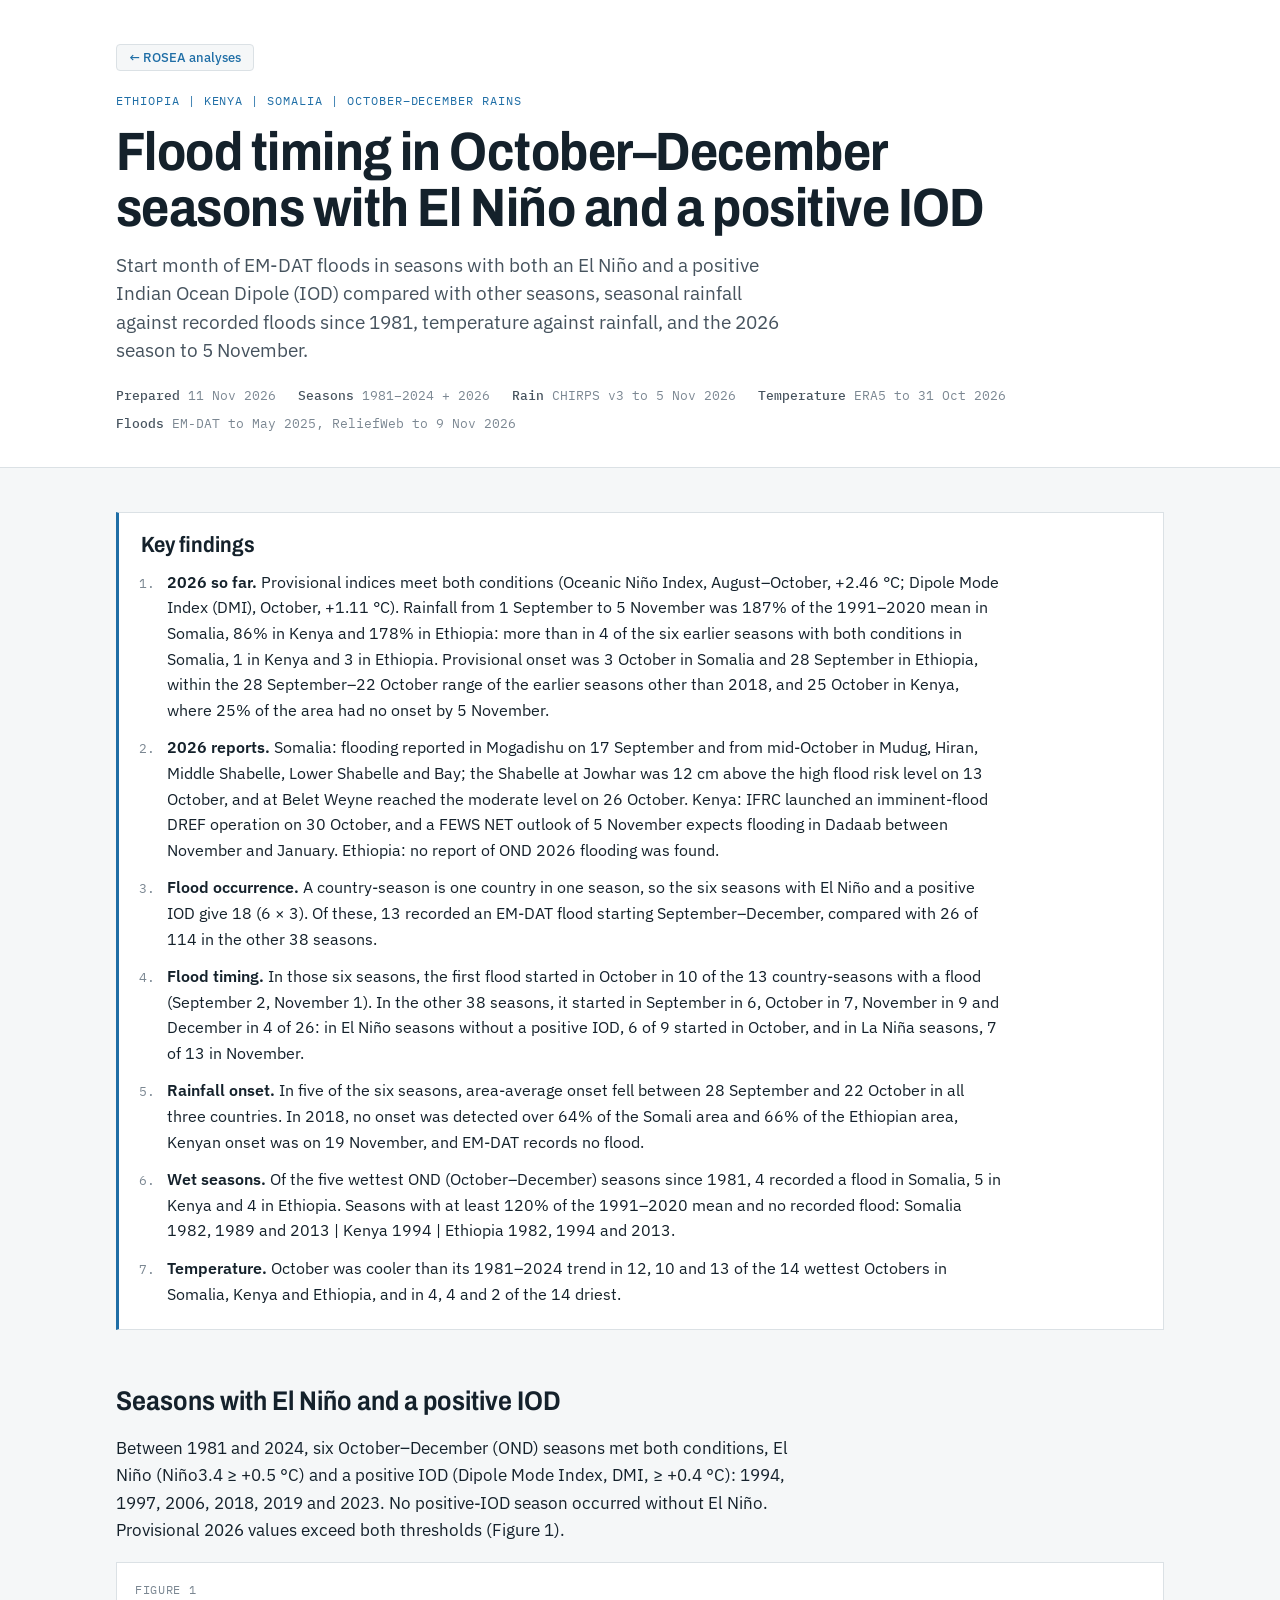
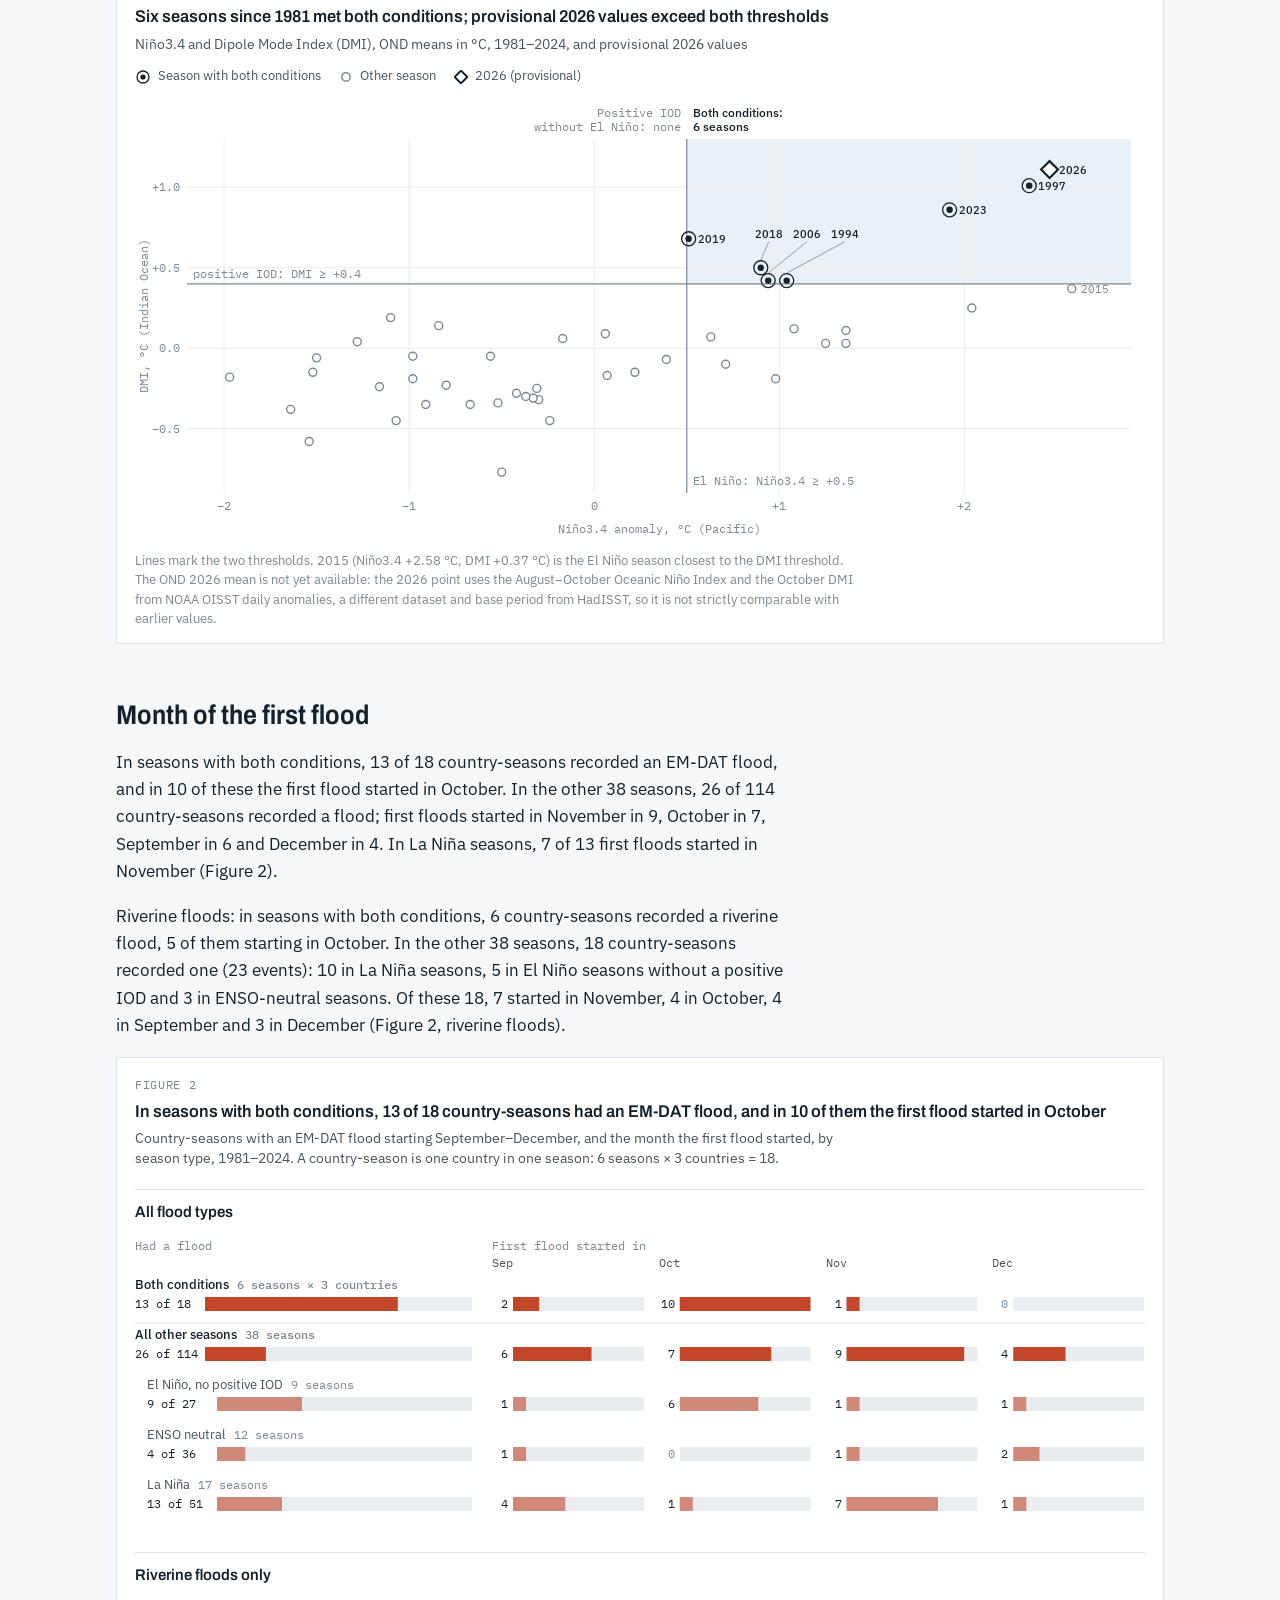
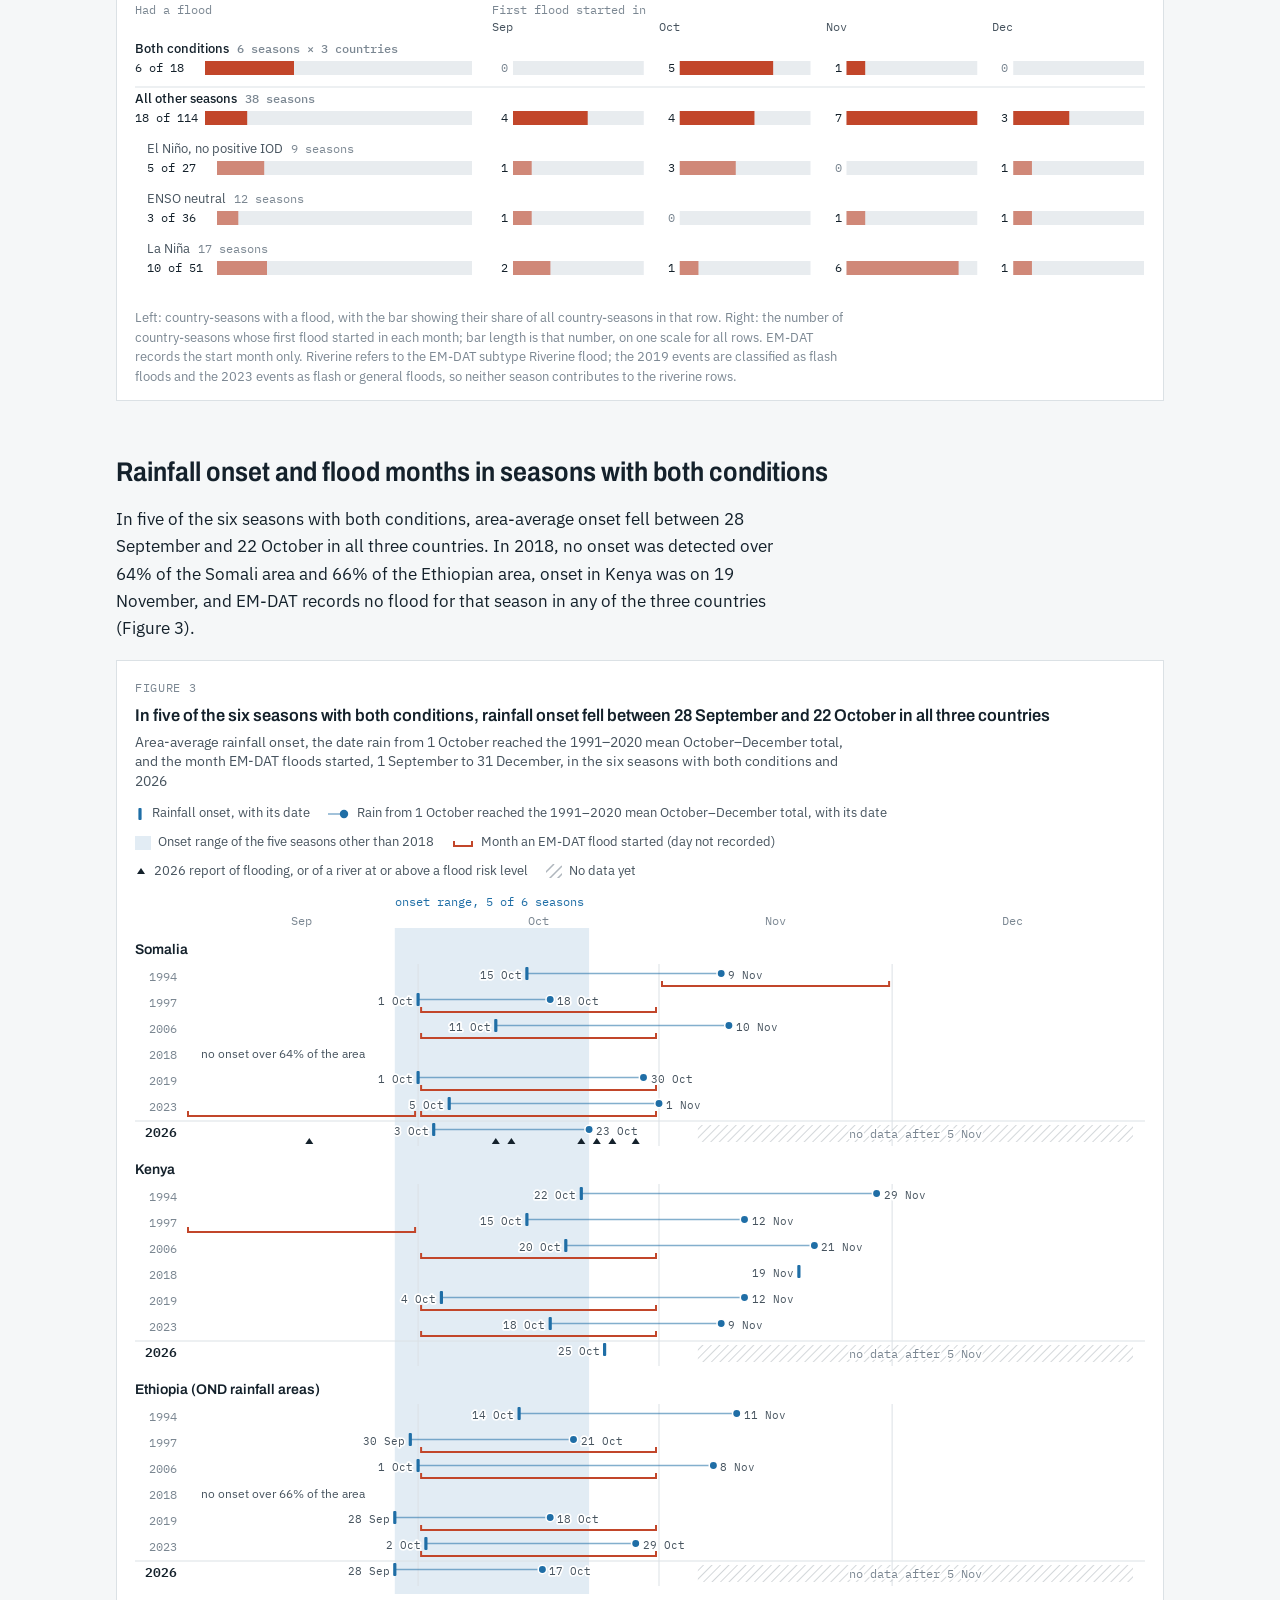
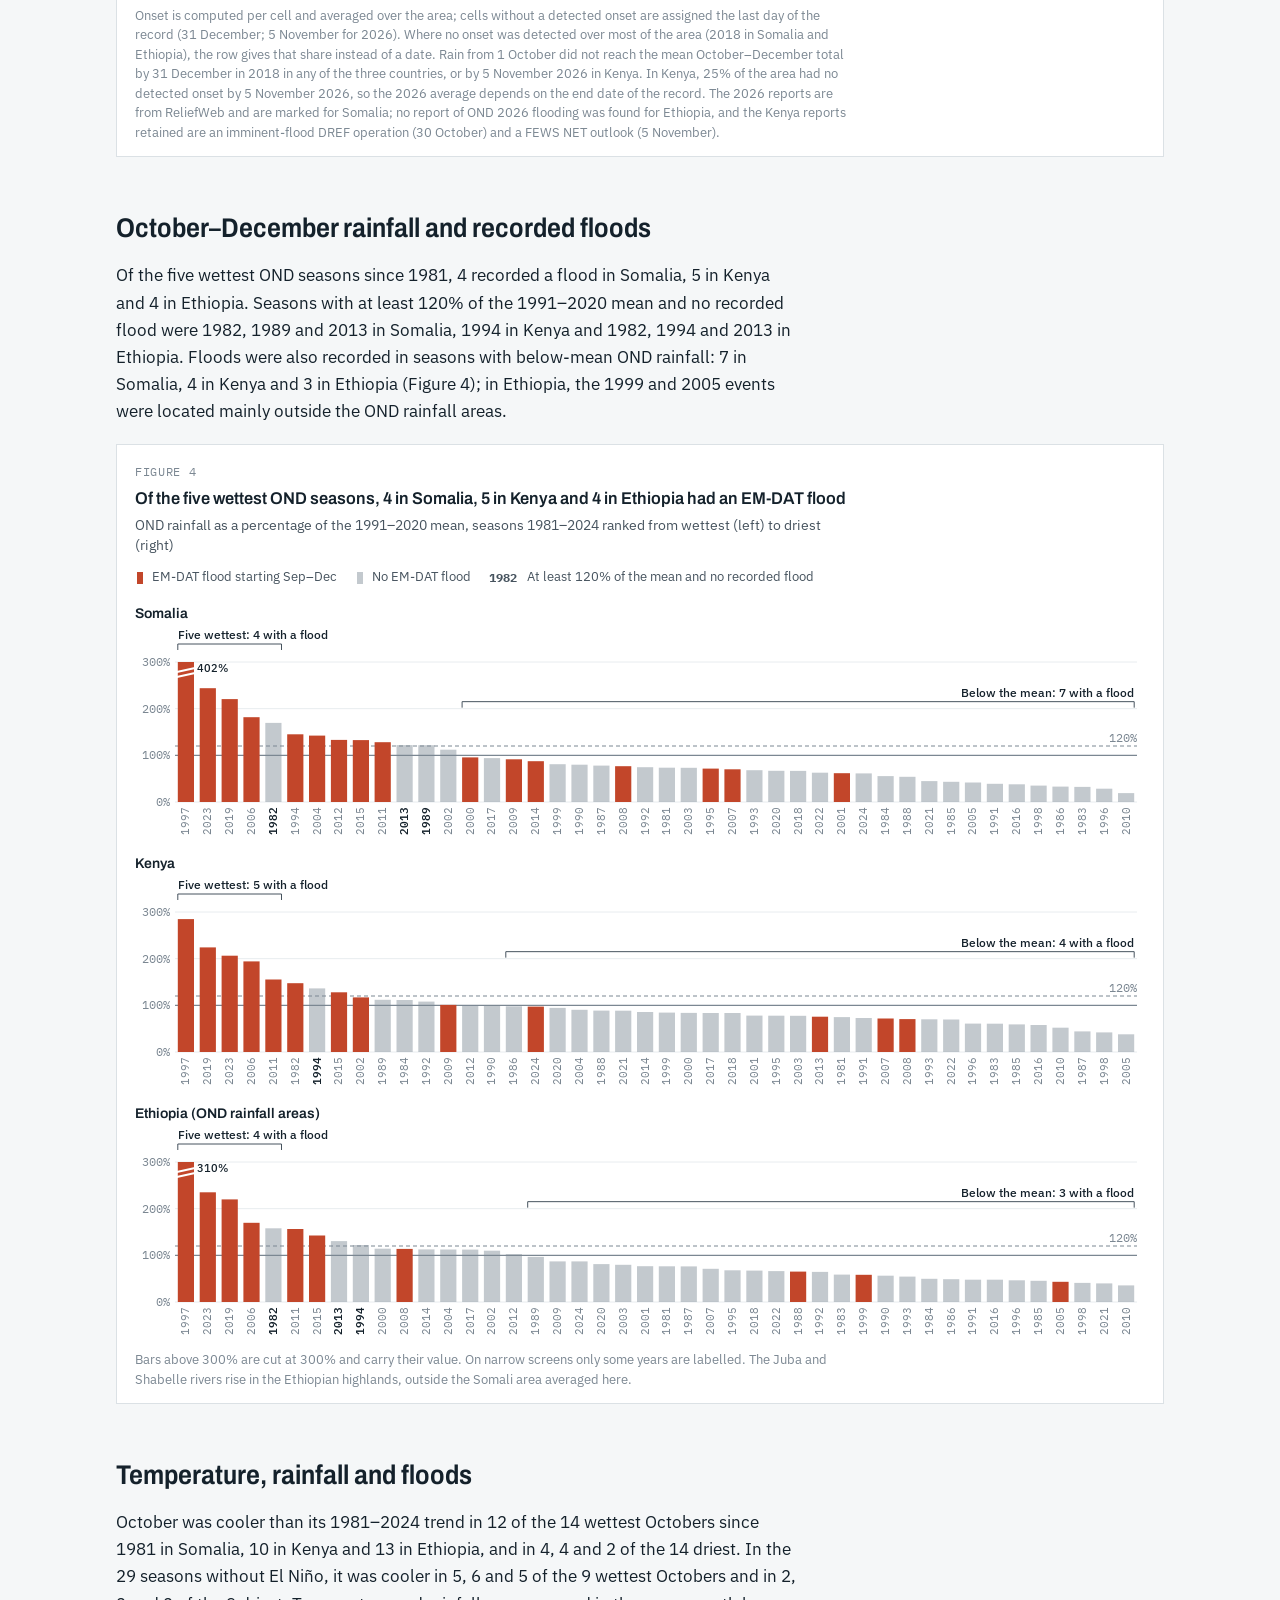
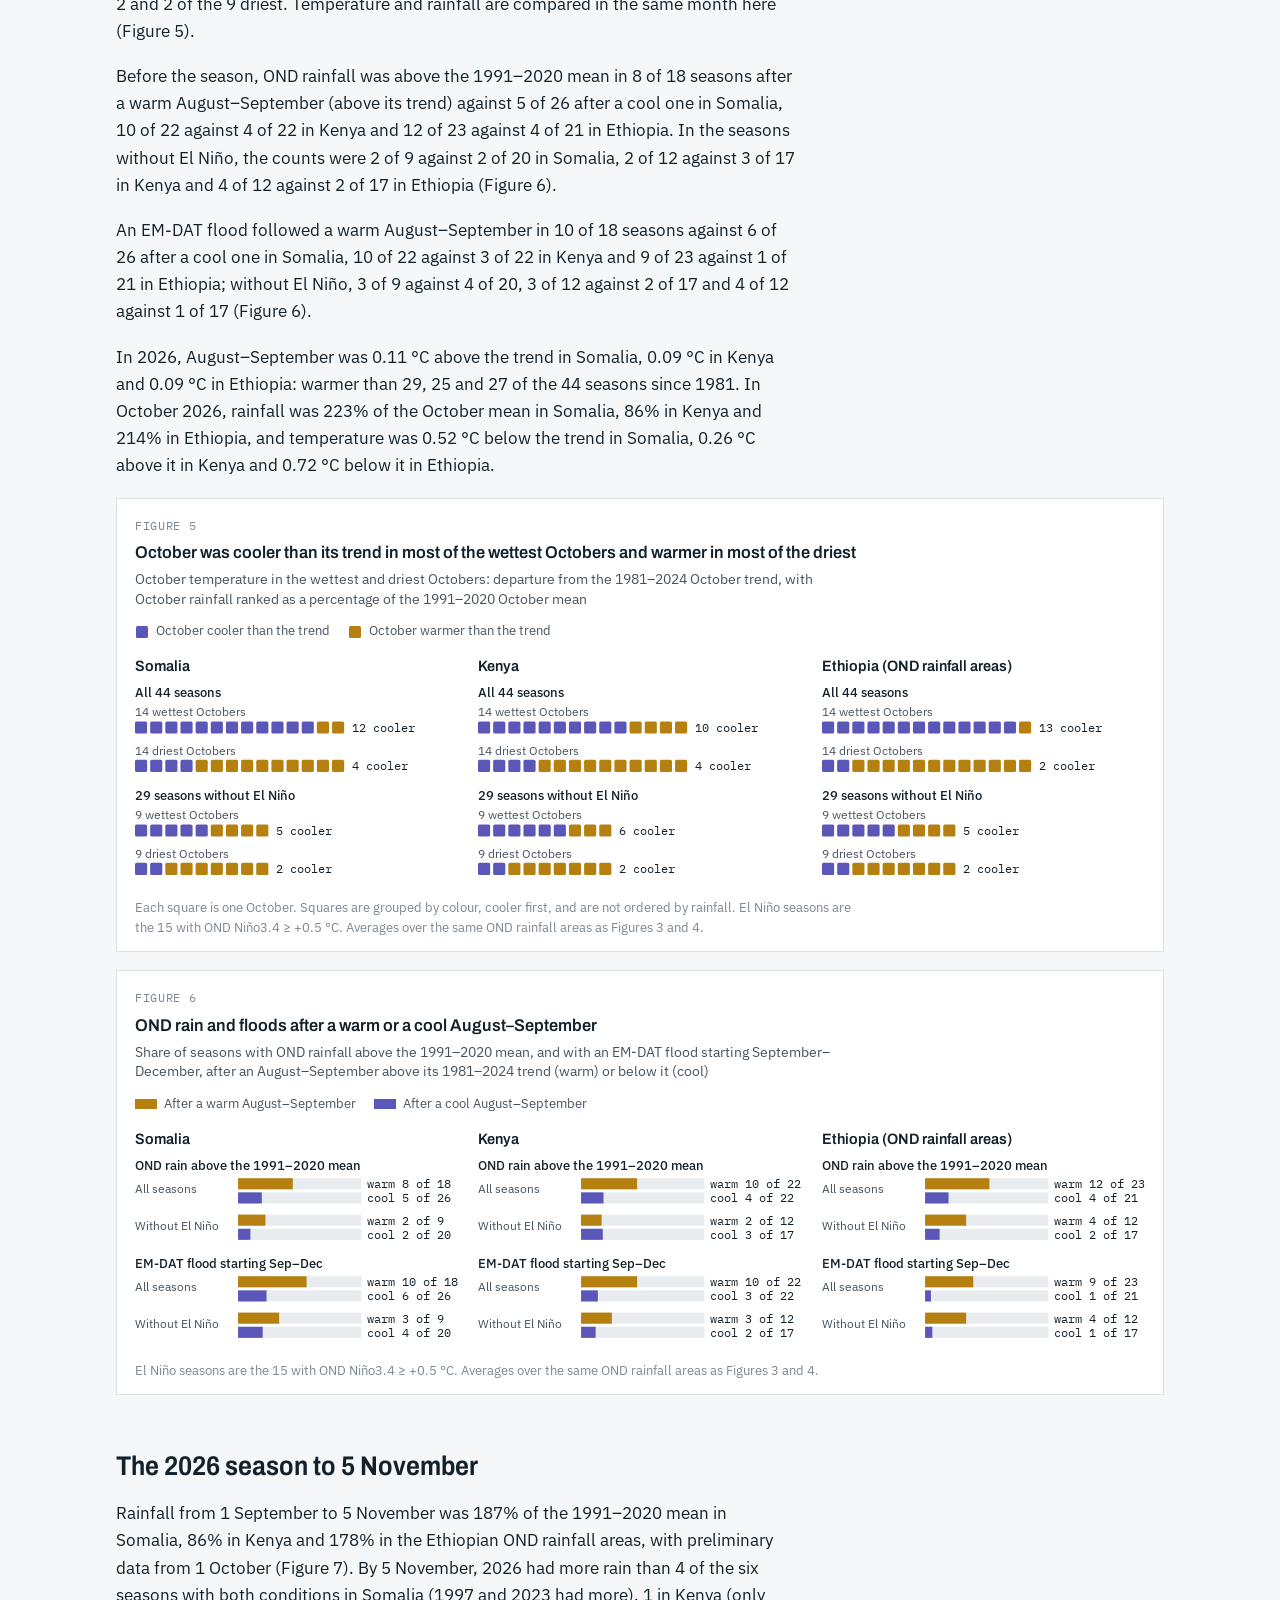
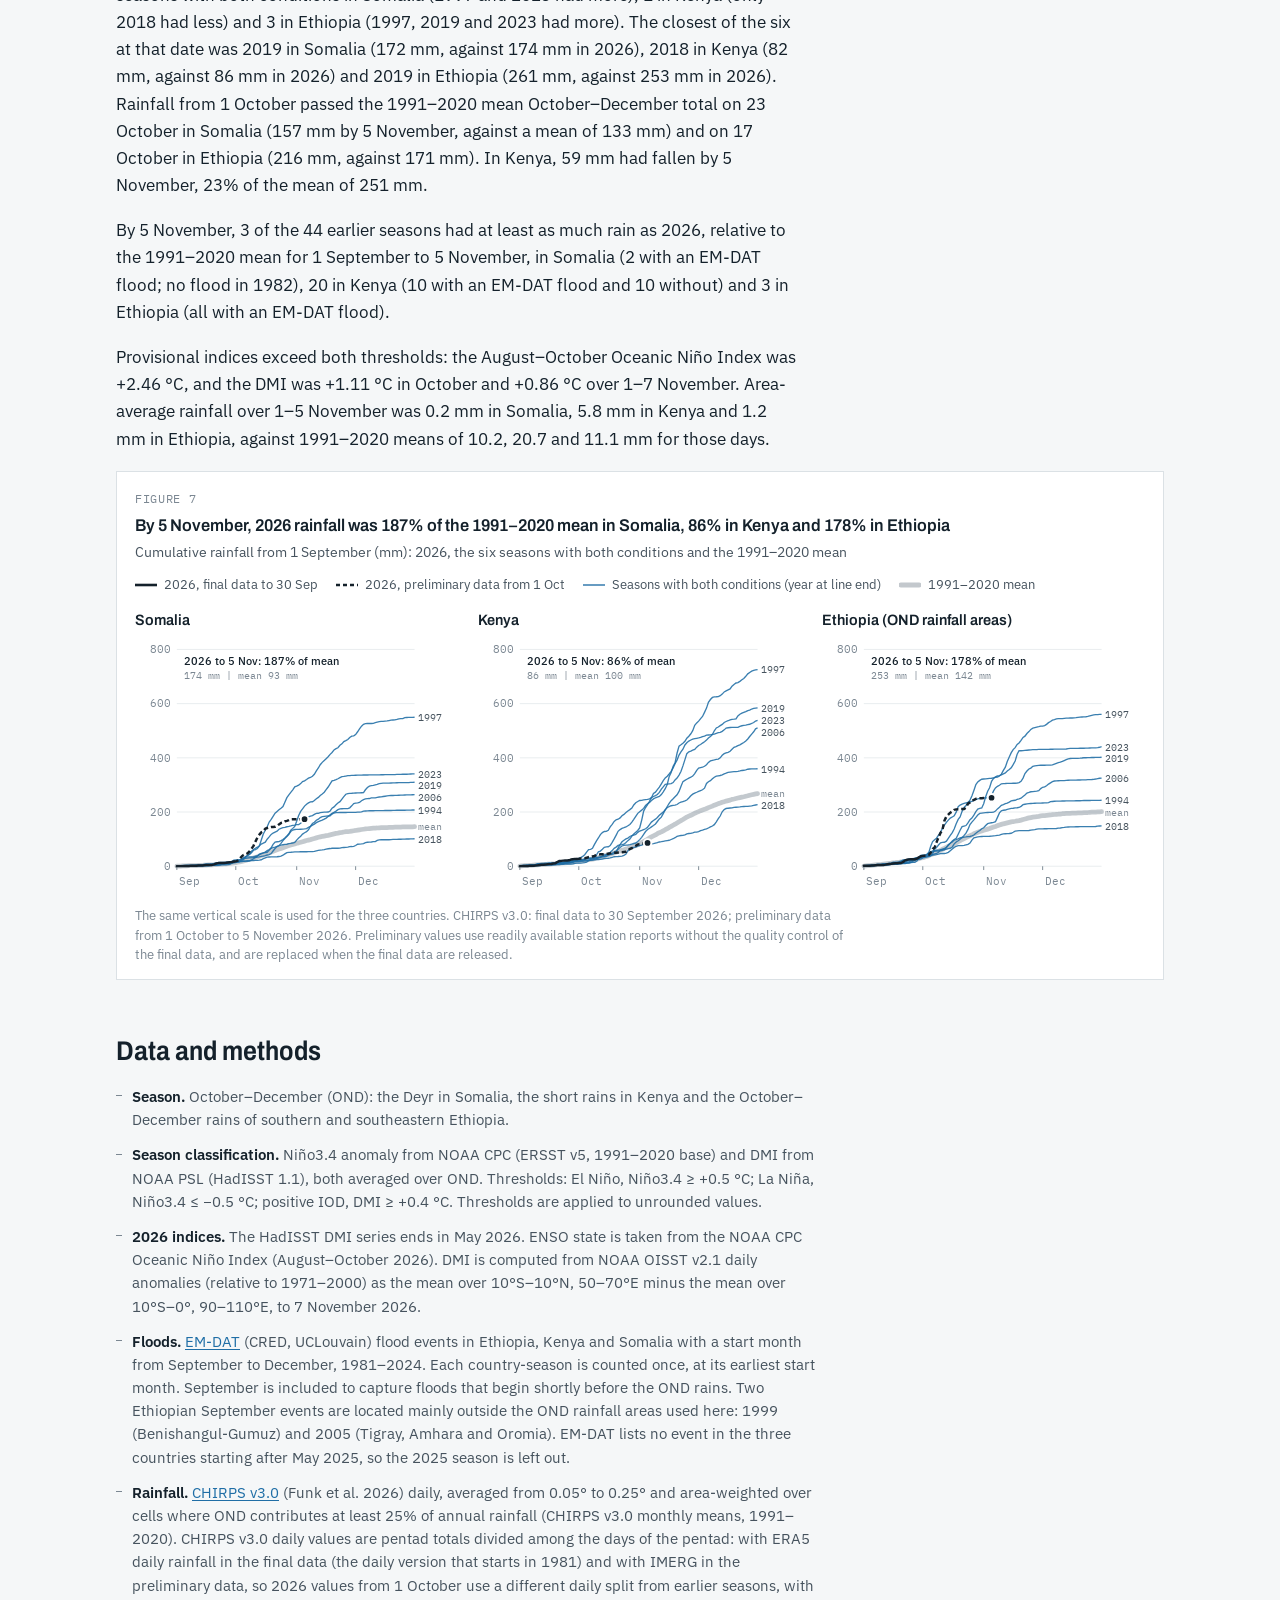
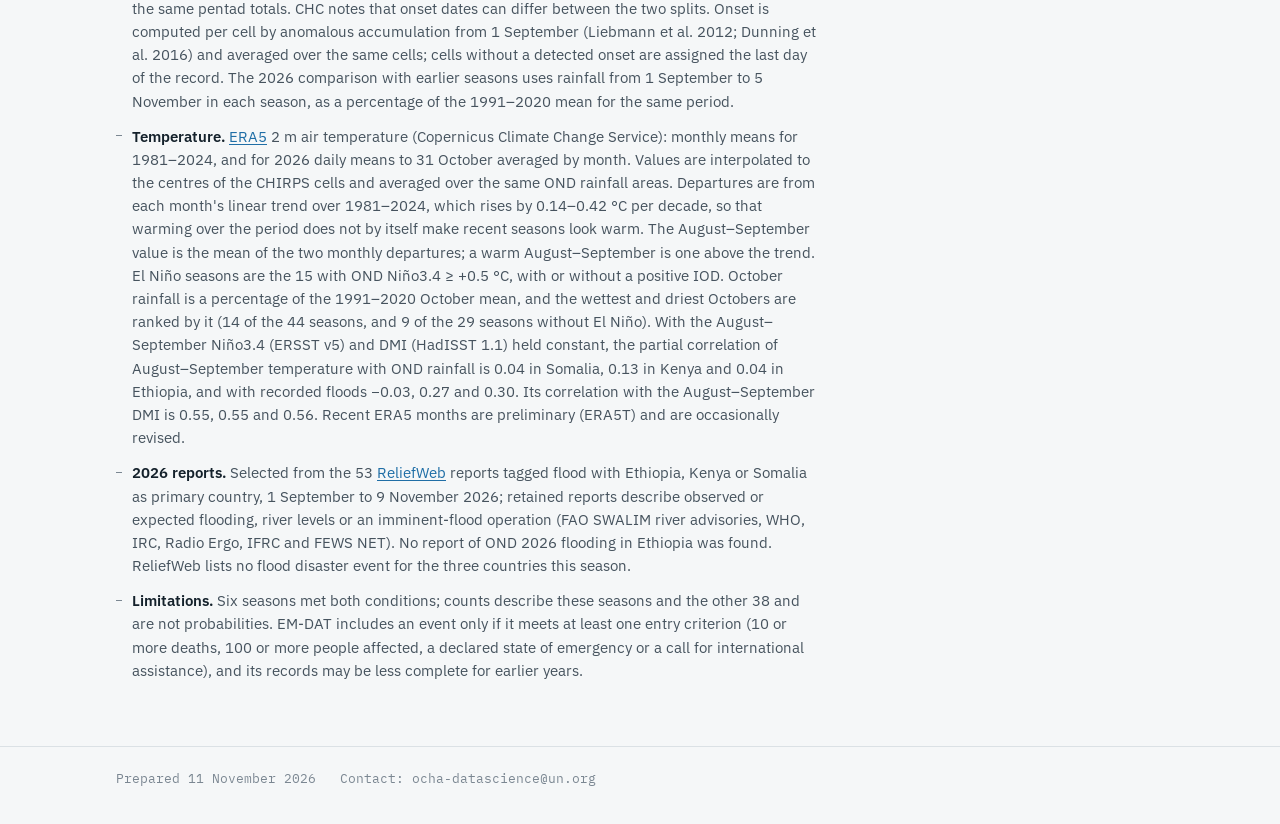
<file: flood/hoa/hoa_flood_timing.html>
<!doctype html>
<html lang="en">
<head>
<meta charset="utf-8">
<meta name="viewport" content="width=device-width, initial-scale=1">
<title>Short-Rains Flood Timing</title>
<meta name="description" content="Start month of EM-DAT floods in Ethiopia, Kenya and Somalia in October to December seasons with El Niño and a positive Indian Ocean Dipole, seasonal rainfall against recorded floods since 1981, temperature against rainfall, and the 2026 season to 5 November.">
<link rel="preconnect" href="https://fonts.googleapis.com">
<link rel="preconnect" href="https://fonts.gstatic.com" crossorigin>
<link rel="stylesheet" href="https://fonts.googleapis.com/css2?family=Archivo:wdth,wght@62..125,400..800&family=IBM+Plex+Sans:wght@400;500;600&family=IBM+Plex+Mono:wght@400;500&display=swap">
<style>
/* Layout: report column (68ch text) on a cool paper ground; figures run wider (to 1040px); one masthead band; figures numbered as in a technical note. */
:root{
  --paper:#f5f7f8; --surface:#ffffff; --ink:#14212b; --ink-2:#46535e; --ink-3:#7b8792; --rule:#dbe1e5; --track:#e8ecef;
  --rain:#1f6ea6; --flood:#c2462a; --flood-soft:#f4d6cc; --now:#14212b; --band:#eaf1f6;
  --cool:#5b57b8; --warm:#b5800f;
  --display:"Archivo","Helvetica Neue",Arial,sans-serif; --body:"IBM Plex Sans","Segoe UI",Helvetica,Arial,sans-serif; --mono:"IBM Plex Mono",ui-monospace,Consolas,monospace;
}
@media (prefers-color-scheme: dark){:root:not([data-theme="light"]){
  --paper:#0e161d; --surface:#151f28; --ink:#e6ecf1; --ink-2:#b2bec8; --ink-3:#83909b; --rule:#283540; --track:#1f2a34;
  --rain:#66a9dc; --flood:#ec7656; --flood-soft:#4f2519; --now:#f1f5f8; --band:#17283a;
  --cool:#a19dee; --warm:#ddb04d; color-scheme:dark}}
:root[data-theme="dark"]{
  --paper:#0e161d; --surface:#151f28; --ink:#e6ecf1; --ink-2:#b2bec8; --ink-3:#83909b; --rule:#283540; --track:#1f2a34;
  --rain:#66a9dc; --flood:#ec7656; --flood-soft:#4f2519; --now:#f1f5f8; --band:#17283a;
  --cool:#a19dee; --warm:#ddb04d; color-scheme:dark}
*{box-sizing:border-box}
body{background:var(--paper);color:var(--ink);font-family:var(--body);font-size:16px;line-height:1.6;margin:0;-webkit-font-smoothing:antialiased}
.wrap{max-width:1080px;margin:0 auto;padding-left:max(16px,env(safe-area-inset-left,0px));padding-right:max(16px,env(safe-area-inset-right,0px))}
.masthead{border-bottom:1px solid var(--rule);background:var(--surface)}
.masthead .wrap{padding-block:44px 34px;display:grid;gap:14px}
.eyebrow{font-family:var(--mono);font-size:12px;letter-spacing:.08em;text-transform:uppercase;color:var(--rain)}
h1{font-family:var(--display);font-stretch:87%;font-weight:700;font-size:clamp(34px,5.2vw,54px);line-height:1.04;letter-spacing:-.01em;margin:0;text-wrap:balance}
.deck{font-size:19px;line-height:1.5;color:var(--ink-2);max-width:62ch;margin:0}
.stamp{display:flex;flex-wrap:wrap;gap:8px 22px;font-family:var(--mono);font-size:12.5px;color:var(--ink-3);padding-top:6px}
.stamp b{color:var(--ink-2);font-weight:500}
main .wrap{display:grid;gap:56px;padding-block:44px 64px}
section{display:grid;gap:18px;min-width:0}
h2{font-family:var(--display);font-stretch:87%;font-weight:650;font-size:27px;line-height:1.15;margin:0;text-wrap:balance}
h3{font-family:var(--display);font-stretch:95%;font-weight:600;font-size:18px;margin:0}
p{margin:0;max-width:68ch}
.lede{font-size:17px}
figure{margin:0;background:var(--surface);border:1px solid var(--rule);padding:18px 18px 14px;display:grid;gap:12px;min-width:0}
figcaption{display:grid;gap:4px}
.fignum{font-family:var(--mono);font-size:11.5px;letter-spacing:.06em;text-transform:uppercase;color:var(--ink-3)}
.figtitle{font-family:var(--display);font-stretch:95%;font-weight:600;font-size:17px}
.fignote{font-size:13px;color:var(--ink-3);line-height:1.5;max-width:90ch}
.scroll{overflow-x:auto;-webkit-overflow-scrolling:touch}
.legend{display:flex;flex-wrap:wrap;gap:8px 18px;font-size:13px;color:var(--ink-2);align-items:center}
.legend span{display:inline-flex;align-items:center;gap:7px}
.sw{width:12px;height:12px;border-radius:2px;display:inline-block}
.panels{display:grid;grid-template-columns:repeat(auto-fit,minmax(300px,1fr));gap:20px}
.panels.wide{grid-template-columns:repeat(auto-fit,minmax(min(100%,460px),1fr));gap:24px 32px}
.panels>div{min-width:0;display:grid;gap:6px;align-content:start}
.panels h3{font-size:15px}
svg{display:block;width:100%;height:auto;font-family:var(--body)}
svg text{fill:var(--ink-2);font-size:12px}
svg .ax{fill:var(--ink-3);font-size:11.5px;font-family:var(--mono)}
svg .lab{fill:var(--ink);font-size:12.5px;font-weight:500}
svg .hd{fill:var(--ink);font-size:14px;font-weight:600;font-family:var(--display)}
.notes a{color:var(--rain);text-decoration-thickness:1px;text-underline-offset:2px}
.notes{display:grid;gap:12px;font-size:14.5px;color:var(--ink-2);max-width:78ch;padding:0;margin:0}
.notes li{list-style:none;padding-left:16px;position:relative}
.notes li::before{content:"";position:absolute;left:0;top:.72em;width:6px;height:1px;background:var(--ink-3)}
.notes b{color:var(--ink);font-weight:600}
footer{border-top:1px solid var(--rule)}
footer .wrap{padding-block:22px 34px;display:flex;flex-wrap:wrap;gap:8px 24px;font-size:13px;color:var(--ink-3);font-family:var(--mono)}
:focus-visible{outline:2px solid var(--rain);outline-offset:2px}
.home{display:inline-block;justify-self:start;margin:0 0 6px;padding:6px 12px;font:500 13px/1 var(--body);color:var(--rain);background:var(--paper);border:1px solid var(--rule);border-radius:4px;text-decoration:none}
.home:hover{background:var(--track)}
.summary{background:var(--surface);border:1px solid var(--rule);border-left:3px solid var(--rain);padding:20px 22px 22px;gap:12px}
.summary h2{font-size:22px}
.summary ol{margin:0;padding-left:22px;display:grid;gap:12px;max-width:86ch}
.summary li{padding-left:4px}
.summary li::marker{font-family:var(--mono);font-size:13px;color:var(--ink-3)}
.summary b{font-weight:600}
.rowhd{font-family:var(--display);font-stretch:95%;font-weight:600;font-size:15.5px;margin:8px 0 0;padding-top:10px;border-top:1px solid var(--rule)}
.figsub{font-size:13.5px;color:var(--ink-2);line-height:1.45;max-width:90ch}
.fit{width:100%;min-width:0}
svg .halo{paint-order:stroke;stroke:var(--surface);stroke-width:3.5px;stroke-linejoin:round}
@media print{
  body{background:#fff}
  *{-webkit-print-color-adjust:exact;print-color-adjust:exact}
  .home{display:none}
  main .wrap{gap:28px;padding-block:20px}
  figure,.panels>div,.summary li,.notes li{break-inside:avoid}
  h2,h3{break-after:avoid}
}
</style>
</head>
<body>

<header class="masthead"><div class="wrap">
  <a class="home" href="../">← ROSEA analyses</a>
  <div class="eyebrow">Ethiopia | Kenya | Somalia | October–December rains</div>
  <h1>Flood timing in October–December seasons with El Niño and a positive IOD</h1>
  <p class="deck">Start month of EM-DAT floods in seasons with both an El Niño and a positive Indian Ocean Dipole (IOD) compared with other seasons, seasonal rainfall against recorded floods since 1981, temperature against rainfall, and the 2026 season to 5 November.</p>
  <div class="stamp"><span><b>Prepared</b> 11 Nov 2026</span><span><b>Seasons</b> 1981–2024 + 2026</span><span><b>Rain</b> CHIRPS v3 to 5 Nov 2026</span><span><b>Temperature</b> ERA5 to 31 Oct 2026</span><span><b>Floods</b> EM-DAT to May 2025, ReliefWeb to 9 Nov 2026</span></div>
</div></header>

<main><div class="wrap">

<section class="summary" aria-labelledby="s-key">
  <h2 id="s-key">Key findings</h2>
  <ol id="findings"></ol>
</section>

<section aria-labelledby="s-types">
  <h2 id="s-types">Seasons with El Niño and a positive IOD</h2>
  <p class="lede">Between 1981 and 2024, six October–December (OND) seasons met both conditions, El Niño (Niño3.4 ≥ +0.5 °C) and a positive IOD (Dipole Mode Index, DMI, ≥ +0.4 °C): 1994, 1997, 2006, 2018, 2019 and 2023. No positive-IOD season occurred without El Niño. Provisional 2026 values exceed both thresholds (Figure 1).</p>
  <figure>
    <figcaption><span class="fignum">Figure 1</span><span class="figtitle" id="t1"></span><span class="figsub">Niño3.4 and Dipole Mode Index (DMI), OND means in °C, 1981–2024, and provisional 2026 values</span></figcaption>
    <div class="legend">
      <span><svg width="16" height="16" viewBox="0 0 16 16" aria-hidden="true" style="width:16px;height:16px;flex:none"><circle cx="8" cy="8" r="2.6" style="fill:var(--ink)"/><circle cx="8" cy="8" r="6" style="fill:none;stroke:var(--ink);stroke-width:1.3"/></svg>Season with both conditions</span>
      <span><svg width="14" height="14" viewBox="0 0 14 14" aria-hidden="true" style="width:14px;height:14px;flex:none"><circle cx="7" cy="7" r="4.2" style="fill:var(--surface);stroke:var(--ink-3);stroke-width:1.4"/></svg>Other season</span>
      <span><svg width="14" height="14" viewBox="0 0 14 14" aria-hidden="true" style="width:14px;height:14px;flex:none"><rect x="2.5" y="2.5" width="9" height="9" transform="rotate(45 7 7)" style="fill:none;stroke:var(--now);stroke-width:2"/></svg>2026 (provisional)</span>
    </div>
    <div id="fig1" class="fit"></div>
    <p class="fignote">Lines mark the two thresholds. <span id="near1"></span> The OND 2026 mean is not yet available: the 2026 point uses the August–October Oceanic Niño Index and the October DMI from NOAA OISST daily anomalies, a different dataset and base period from HadISST, so it is not strictly comparable with earlier values.</p>
  </figure>
</section>

<section aria-labelledby="s-month">
  <h2 id="s-month">Month of the first flood</h2>
  <p class="lede" id="month-lede"></p>
  <p class="lede" id="riv-lede"></p>
  <figure>
    <figcaption><span class="fignum">Figure 2</span><span class="figtitle" id="t2"></span><span class="figsub">Country-seasons with an EM-DAT flood starting September–December, and the month the first flood started, by season type, 1981–2024. A country-season is one country in one season: 6 seasons × 3 countries = 18.</span></figcaption>
    <h3 class="rowhd">All flood types</h3>
    <div id="fig2a" class="fit"></div>
    <h3 class="rowhd">Riverine floods only</h3>
    <div id="fig2b" class="fit"></div>
    <p class="fignote">Left: country-seasons with a flood, with the bar showing their share of all country-seasons in that row. Right: the number of country-seasons whose first flood started in each month; bar length is that number, on one scale for all rows. EM-DAT records the start month only. Riverine refers to the EM-DAT subtype Riverine flood; the 2019 events are classified as flash floods and the 2023 events as flash or general floods, so neither season contributes to the riverine rows.</p>
  </figure>
</section>

<section aria-labelledby="s-timeline">
  <h2 id="s-timeline">Rainfall onset and flood months in seasons with both conditions</h2>
  <p class="lede" id="lede3"></p>
  <figure>
    <figcaption><span class="fignum">Figure 3</span><span class="figtitle" id="t3"></span><span class="figsub">Area-average rainfall onset, the date rain from 1 October reached the 1991–2020 mean October–December total, and the month EM-DAT floods started, 1 September to 31 December, in the six seasons with both conditions and 2026</span></figcaption>
    <div class="legend">
      <span><svg width="10" height="14" viewBox="0 0 10 14" aria-hidden="true" style="width:10px;height:14px;flex:none"><rect x="3.4" y="1" width="3.2" height="12" rx="1" style="fill:var(--rain)"/></svg>Rainfall onset, with its date</span>
      <span><svg width="22" height="12" viewBox="0 0 22 12" aria-hidden="true" style="width:22px;height:12px;flex:none"><line x1="0" y1="6" x2="14" y2="6" style="stroke:var(--rain);stroke-width:1.5;opacity:.55"/><circle cx="16" cy="6" r="4.2" style="fill:var(--rain)"/></svg>Rain from 1 October reached the 1991–2020 mean October–December total, with its date</span>
      <span><svg width="16" height="14" viewBox="0 0 16 14" aria-hidden="true" style="width:16px;height:14px;flex:none"><rect x="0" y="0" width="16" height="14" style="fill:var(--rain);opacity:.13"/></svg>Onset range of the five seasons other than 2018</span>
      <span><svg width="22" height="10" viewBox="0 0 22 10" aria-hidden="true" style="width:22px;height:10px;flex:none"><path d="M2 3V8H20V3" style="fill:none;stroke:var(--flood);stroke-width:2"/></svg>Month an EM-DAT flood started (day not recorded)</span>
      <span><svg width="12" height="10" viewBox="0 0 12 10" aria-hidden="true" style="width:12px;height:10px;flex:none"><path d="M2 8H10L6 2Z" style="fill:var(--now)"/></svg>2026 report of flooding, or of a river at or above a flood risk level</span>
      <span><svg width="16" height="14" viewBox="0 0 16 14" aria-hidden="true" style="width:16px;height:14px;flex:none"><path d="M-2 10L8 0M2 16L16 2M10 16L18 8" style="stroke:var(--ink-3);stroke-width:1.5;opacity:.6"/></svg>No data yet</span>
    </div>
    <div id="fig3" class="fit"></div>
    <p class="fignote">Onset is computed per cell and averaged over the area; cells without a detected onset are assigned the last day of the record (31 December; 5 November for 2026). Where no onset was detected over most of the area (2018 in Somalia and Ethiopia), the row gives that share instead of a date. <span id="full-none"></span> In Kenya, <span id="ken-noon"></span> of the area had no detected onset by 5 November 2026, so the 2026 average depends on the end date of the record. The 2026 reports are from ReliefWeb and are marked for Somalia; no report of OND 2026 flooding was found for Ethiopia, and the Kenya reports retained are an imminent-flood DREF operation (30 October) and a FEWS NET outlook (5 November).</p>
  </figure>
</section>

<section aria-labelledby="s-wet">
  <h2 id="s-wet">October–December rainfall and recorded floods</h2>
  <p class="lede" id="wet-lede"></p>
  <figure>
    <figcaption><span class="fignum">Figure 4</span><span class="figtitle" id="t4"></span><span class="figsub">OND rainfall as a percentage of the 1991–2020 mean, seasons 1981–2024 ranked from wettest (left) to driest (right)</span></figcaption>
    <div class="legend">
      <span><svg width="10" height="14" viewBox="0 0 10 14" aria-hidden="true" style="width:10px;height:14px;flex:none"><rect x="2" y="1" width="6" height="12" style="fill:var(--flood)"/></svg>EM-DAT flood starting Sep–Dec</span>
      <span><svg width="10" height="14" viewBox="0 0 10 14" aria-hidden="true" style="width:10px;height:14px;flex:none"><rect x="2" y="1" width="6" height="12" style="fill:var(--ink-3);opacity:.45"/></svg>No EM-DAT flood</span>
      <span><b style="font-family:var(--mono);font-size:12px">1982</b>&nbsp;At least 120% of the mean and no recorded flood</span>
    </div>
    <div id="figwet" class="fit"></div>
    <p class="fignote">Bars above 300% are cut at 300% and carry their value. On narrow screens only some years are labelled. The Juba and Shabelle rivers rise in the Ethiopian highlands, outside the Somali area averaged here.</p>
  </figure>
</section>

<section aria-labelledby="s-temp">
  <h2 id="s-temp">Temperature, rainfall and floods</h2>
  <p class="lede" id="temp-lede"></p>
  <p class="lede" id="temp-lede2"></p>
  <p class="lede" id="temp-lede3"></p>
  <p class="lede" id="temp-lede26"></p>
  <figure>
    <figcaption><span class="fignum">Figure 5</span><span class="figtitle" id="t5"></span><span class="figsub">October temperature in the wettest and driest Octobers: departure from the <span class="span"></span> October trend, with October rainfall ranked as a percentage of the 1991–2020 October mean</span></figcaption>
    <div class="legend">
      <span><svg width="14" height="14" viewBox="0 0 14 14" aria-hidden="true" style="width:14px;height:14px;flex:none"><rect x="1" y="1" width="12" height="12" rx="1.5" style="fill:var(--cool)"/></svg>October cooler than the trend</span>
      <span><svg width="14" height="14" viewBox="0 0 14 14" aria-hidden="true" style="width:14px;height:14px;flex:none"><rect x="1" y="1" width="12" height="12" rx="1.5" style="fill:var(--warm)"/></svg>October warmer than the trend</span>
    </div>
    <div class="panels" id="figtemp-oct"></div>
    <p class="fignote">Each square is one October. Squares are grouped by colour, cooler first, and are not ordered by rainfall. El Niño seasons are the 15 with OND Niño3.4 ≥ +0.5 °C. Averages over the same OND rainfall areas as Figures 3 and 4.</p>
  </figure>
  <figure>
    <figcaption><span class="fignum">Figure 6</span><span class="figtitle" id="t5b"></span><span class="figsub">Share of seasons with OND rainfall above the 1991–2020 mean, and with an EM-DAT flood starting September–December, after an August–September above its <span class="span"></span> trend (warm) or below it (cool)</span></figcaption>
    <div class="legend">
      <span><svg width="22" height="12" viewBox="0 0 22 12" aria-hidden="true" style="width:22px;height:12px;flex:none"><rect x="0" y="1" width="22" height="10" style="fill:var(--warm)"/></svg>After a warm August–September</span>
      <span><svg width="22" height="12" viewBox="0 0 22 12" aria-hidden="true" style="width:22px;height:12px;flex:none"><rect x="0" y="1" width="22" height="10" style="fill:var(--cool)"/></svg>After a cool August–September</span>
    </div>
    <div class="panels" id="figtemp-as"></div>
    <p class="fignote">El Niño seasons are the 15 with OND Niño3.4 ≥ +0.5 °C. Averages over the same OND rainfall areas as Figures 3 and 4.</p>
  </figure>
</section>

<section aria-labelledby="s-2026">
  <h2 id="s-2026">The 2026 season to 5 November</h2>
  <p class="lede" id="lede26"></p>
  <p class="lede" id="lede26b"></p>
  <p class="lede" id="lede26c"></p>
  <figure>
    <figcaption><span class="fignum">Figure 7</span><span class="figtitle" id="t6"></span><span class="figsub">Cumulative rainfall from 1 September (mm): 2026, the six seasons with both conditions and the 1991–2020 mean</span></figcaption>
    <div class="legend">
      <span><svg width="22" height="10" viewBox="0 0 22 10" aria-hidden="true" style="width:22px;height:10px;flex:none"><line x1="0" y1="5" x2="22" y2="5" style="stroke:var(--now);stroke-width:2.6"/></svg>2026, final data to 30 Sep</span>
      <span><svg width="22" height="10" viewBox="0 0 22 10" aria-hidden="true" style="width:22px;height:10px;flex:none"><line x1="0" y1="5" x2="22" y2="5" style="stroke:var(--now);stroke-width:2.6;stroke-dasharray:4 3"/></svg>2026, preliminary data from 1 Oct</span>
      <span><svg width="22" height="10" viewBox="0 0 22 10" aria-hidden="true" style="width:22px;height:10px;flex:none"><line x1="0" y1="5" x2="22" y2="5" style="stroke:var(--rain);stroke-width:1.5;opacity:.9"/></svg>Seasons with both conditions (year at line end)</span>
      <span><svg width="22" height="10" viewBox="0 0 22 10" aria-hidden="true" style="width:22px;height:10px;flex:none"><line x1="2" y1="5" x2="20" y2="5" style="stroke:var(--ink-3);stroke-width:5;opacity:.45;stroke-linecap:round"/></svg>1991–2020 mean</span>
    </div>
    <div class="panels" id="figcum"></div>
    <p class="fignote">The same vertical scale is used for the three countries. CHIRPS v3.0: final data to 30 September 2026; preliminary data from 1 October to 5 November 2026. Preliminary values use readily available station reports without the quality control of the final data, and are replaced when the final data are released.</p>
  </figure>
</section>

<section aria-labelledby="s-method">
  <h2 id="s-method">Data and methods</h2>
  <ul class="notes">
    <li><b>Season.</b> October–December (OND): the Deyr in Somalia, the short rains in Kenya and the October–December rains of southern and southeastern Ethiopia.</li>
    <li><b>Season classification.</b> Niño3.4 anomaly from NOAA CPC (ERSST v5, 1991–2020 base) and DMI from NOAA PSL (HadISST 1.1), both averaged over OND. Thresholds: El Niño, Niño3.4 ≥ +0.5 °C; La Niña, Niño3.4 ≤ −0.5 °C; positive IOD, DMI ≥ +0.4 °C. Thresholds are applied to unrounded values.</li>
    <li><b>2026 indices.</b> The HadISST DMI series ends in May 2026. ENSO state is taken from the NOAA CPC Oceanic Niño Index (August–October 2026). DMI is computed from NOAA OISST v2.1 daily anomalies (relative to 1971–2000) as the mean over 10°S–10°N, 50–70°E minus the mean over 10°S–0°, 90–110°E, to 7 November 2026.</li>
    <li><b>Floods.</b> <a href="https://www.emdat.be/">EM-DAT</a> (CRED, UCLouvain) flood events in Ethiopia, Kenya and Somalia with a start month from September to December, 1981–2024. Each country-season is counted once, at its earliest start month. September is included to capture floods that begin shortly before the OND rains. Two Ethiopian September events are located mainly outside the OND rainfall areas used here: 1999 (Benishangul-Gumuz) and 2005 (Tigray, Amhara and Oromia). EM-DAT lists no event in the three countries starting after May 2025, so the 2025 season is left out.</li>
    <li><b>Rainfall.</b> <a href="https://www.chc.ucsb.edu/data/chirps3">CHIRPS v3.0</a> (Funk et al. 2026) daily, averaged from 0.05° to 0.25° and area-weighted over cells where OND contributes at least 25% of annual rainfall (CHIRPS v3.0 monthly means, 1991–2020). CHIRPS v3.0 daily values are pentad totals divided among the days of the pentad: with ERA5 daily rainfall in the final data (the daily version that starts in 1981) and with IMERG in the preliminary data, so 2026 values from 1 October use a different daily split from earlier seasons, with the same pentad totals. CHC notes that onset dates can differ between the two splits. Onset is computed per cell by anomalous accumulation from 1 September (Liebmann et al. 2012; Dunning et al. 2016) and averaged over the same cells; cells without a detected onset are assigned the last day of the record. The 2026 comparison with earlier seasons uses rainfall from 1 September to 5 November in each season, as a percentage of the 1991–2020 mean for the same period.</li>
    <li><b>Temperature.</b> <a href="https://doi.org/10.24381/cds.f17050d7">ERA5</a> 2 m air temperature (Copernicus Climate Change Service): monthly means for 1981–2024, and for 2026 daily means to 31 October averaged by month. Values are interpolated to the centres of the CHIRPS cells and averaged over the same OND rainfall areas. Departures are from each month's linear trend over 1981–2024, which rises by <span id="trend-range"></span> °C per decade, so that warming over the period does not by itself make recent seasons look warm. The August–September value is the mean of the two monthly departures; a warm August–September is one above the trend. El Niño seasons are the 15 with OND Niño3.4 ≥ +0.5 °C, with or without a positive IOD. October rainfall is a percentage of the 1991–2020 October mean, and the wettest and driest Octobers are ranked by it (<span id="temp-thirds"></span>). <span id="temp-pr"></span> Recent ERA5 months are preliminary (ERA5T) and are occasionally revised.</li>
    <li><b>2026 reports.</b> Selected from the 53 <a href="https://reliefweb.int/">ReliefWeb</a> reports tagged flood with Ethiopia, Kenya or Somalia as primary country, 1 September to 9 November 2026; retained reports describe observed or expected flooding, river levels or an imminent-flood operation (FAO SWALIM river advisories, WHO, IRC, Radio Ergo, IFRC and FEWS NET). No report of OND 2026 flooding in Ethiopia was found. ReliefWeb lists no flood disaster event for the three countries this season.</li>
    <li><b>Limitations.</b> Six seasons met both conditions; counts describe these seasons and the other <span id="n-other"></span> and are not probabilities. EM-DAT includes an event only if it meets at least one entry criterion (10 or more deaths, 100 or more people affected, a declared state of emergency or a call for international assistance), and its records may be less complete for earlier years.</li>
  </ul>
</section>

</div></main>
<footer><div class="wrap"><span>Prepared 11 November 2026</span><span>Contact: ocha-datascience@un.org</span></div></footer>

<script>
const D = {"seasons_span":[1981,2024],"emdat_last":"2025-05","groups":{"both":{"years":[1994,1997,2006,2018,2019,2023],"country_seasons":18,"any":13,"by_month":{"9":2,"10":10,"11":1},"riv":6,"riv_by_month":{"10":5,"11":1},"by_iso":{"ETH":4,"KEN":4,"SOM":5},"riv_by_iso":{"ETH":2,"KEN":1,"SOM":3}},"nino":{"years":[1982,1986,1987,1991,2002,2004,2009,2014,2015],"country_seasons":27,"any":9,"by_month":{"9":1,"10":6,"11":1,"12":1},"riv":5,"riv_by_month":{"9":1,"10":3,"12":1},"by_iso":{"ETH":1,"KEN":4,"SOM":4},"riv_by_iso":{"ETH":0,"KEN":3,"SOM":2}},"neutral":{"years":[1981,1985,1989,1990,1992,1993,1996,2001,2003,2012,2013,2024],"country_seasons":36,"any":4,"by_month":{"9":1,"11":1,"12":2},"riv":3,"riv_by_month":{"9":1,"11":1,"12":1},"by_iso":{"ETH":0,"KEN":2,"SOM":2},"riv_by_iso":{"ETH":0,"KEN":1,"SOM":2}},"nina":{"years":[1983,1984,1988,1995,1998,1999,2000,2005,2007,2008,2010,2011,2016,2017,2020,2021,2022],"country_seasons":51,"any":13,"by_month":{"9":4,"10":1,"11":7,"12":1},"riv":10,"riv_by_month":{"9":2,"10":1,"11":6,"12":1},"by_iso":{"ETH":5,"KEN":3,"SOM":5},"riv_by_iso":{"ETH":3,"KEN":3,"SOM":4}}},"timeline":{"SOM":[{"year":1994,"onset":44,"full":69,"ond_pct":145,"no_onset_pct":3.6,"months":[11],"events":[{"id":"1994-0573-SOM","sub":"Riverine flood","m":11,"aff":null,"loc":"South"}]},{"year":1997,"onset":30,"full":47,"ond_pct":402,"no_onset_pct":0.0,"months":[10],"events":[{"id":"1997-0265-SOM","sub":"Riverine flood","m":10,"aff":1230000,"loc":"Gedo, Middle, Lower Juba regions"}]},{"year":2006,"onset":40,"full":70,"ond_pct":182,"no_onset_pct":2.3,"months":[10],"events":[{"id":"2006-0618-SOM","sub":"Riverine flood","m":10,"aff":299000,"loc":"Belet Weyne, Jalalaqsi districts (Hiraan province), Jowhar district (Shabelle Dhexe province)"},{"id":"2006-0624-SOM","sub":"Riverine flood","m":10,"aff":155500,"loc":"Gedo province"}]},{"year":2018,"onset":99,"full":null,"ond_pct":67,"no_onset_pct":64.0,"months":[],"events":[]},{"year":2019,"onset":30,"full":59,"ond_pct":220,"no_onset_pct":0.0,"months":[10],"events":[{"id":"2019-0500-SOM","sub":"Flash flood","m":10,"aff":500000,"loc":"Hirshabelle, Jubaland, South West, Banadir, Hiran, Gedo"}]},{"year":2023,"onset":34,"full":61,"ond_pct":244,"no_onset_pct":0.1,"months":[9,10],"events":[{"id":"2023-0741-SOM","sub":"Flood (General)","m":9,"aff":2480000,"loc":"Bay, Ged, Bakool, South West, Hirshabelle, Jubaland, Galmudug, Belet Weyne, Balcad, Awdal, Bari, Mudug, Nugaal, Togdheer, Woqooyi Galbeed"},{"id":"2023-0683-SOM","sub":"Flood (General)","m":10,"aff":278000,"loc":"Baidoa, Jowhar, and Luuq"}]},{"year":2026,"onset":32,"full":52,"no_onset_pct":3.1,"months":[],"events":[]}],"KEN":[{"year":1994,"onset":51,"full":89,"ond_pct":136,"no_onset_pct":1.8,"months":[],"events":[]},{"year":1997,"onset":44,"full":72,"ond_pct":285,"no_onset_pct":0.0,"months":[9],"events":[{"id":"1997-0255-KEN","sub":"Flood (General)","m":9,"aff":900000,"loc":"Kwale, Kilifi, Mombasa, Malindi, Tana River districts (Coast province), Garissa, Mandea, Wajir districts (Northeastern province), Moyale, Marsabit districts (Eastern province)"}]},{"year":2006,"onset":49,"full":81,"ond_pct":194,"no_onset_pct":0.0,"months":[10],"events":[{"id":"2006-0587-KEN","sub":"Riverine flood","m":10,"aff":30000,"loc":"Moyale, Isiolo districts (Eastern province), Mandera, Garissa, Wajir districts (North Eastern province), Turkana district (Rift Valley province), Kwale, Mombasa districts (Coast province)"},{"id":"2006-0624-KEN","sub":"Riverine flood","m":10,"aff":723000,"loc":"Garissa, Ijara, Wajir, Mandera districts (North Eastern province), Kilifi, Tana River, Kwale districts (Coast province), Moyale, Isiolo districts (Eastern province), Busia district (Western province), Turkana district (Rift Valley province), Kisumu district (Nyanza province)"}]},{"year":2018,"onset":79,"full":null,"ond_pct":84,"no_onset_pct":2.9,"months":[],"events":[]},{"year":2019,"onset":33,"full":72,"ond_pct":224,"no_onset_pct":0.0,"months":[10],"events":[{"id":"2019-0500-KEN","sub":"Flash flood","m":10,"aff":233339,"loc":"Mombasa, Kwale, Kilifi, Tana River, Taita–Taveta, Garissa, Wajir, Mandera, Marsabit, Isiolo, Meru, Kitui, Machakos, Makueni, Kirinyaga, Murang'a, Turkana, West Pokot, Samburu, Trans-Nzoia, Elgeyo-Marakwet, Nandi, Narok, Kajiado, Kakamega, Bungoma, Siaya, Kisumu, Homa Bay counties"}]},{"year":2023,"onset":47,"full":69,"ond_pct":206,"no_onset_pct":0.0,"months":[10],"events":[{"id":"2023-0721-KEN","sub":"Flood (General)","m":10,"aff":695497,"loc":"Tana River, Garissa, Wajir, Mandera, Marsabit, Isiolo, Meru, Samburu"}]},{"year":2026,"onset":54,"full":null,"no_onset_pct":24.9,"months":[],"events":[]}],"ETH":[{"year":1994,"onset":43,"full":71,"ond_pct":122,"no_onset_pct":12.7,"months":[],"events":[]},{"year":1997,"onset":29,"full":50,"ond_pct":310,"no_onset_pct":0.0,"months":[10],"events":[{"id":"1997-0270-ETH","sub":"Riverine flood","m":10,"aff":65000,"loc":"Afder and Liben districts (Somali region), Gode, Haregele, Dollo regions"}]},{"year":2006,"onset":30,"full":68,"ond_pct":170,"no_onset_pct":0.0,"months":[10],"events":[{"id":"2006-0578-ETH","sub":"Riverine flood","m":10,"aff":361600,"loc":"Gode, Kelafo, Mustahil, East Imi, Ferfer, Denan towns (Shabelle district, Somali province), Kebri Dehar town (Korahe district, Somali province)"}]},{"year":2018,"onset":98,"full":null,"ond_pct":67,"no_onset_pct":65.5,"months":[],"events":[]},{"year":2019,"onset":27,"full":47,"ond_pct":220,"no_onset_pct":0.0,"months":[10],"events":[{"id":"2019-0500-ETH","sub":"Flash flood","m":10,"aff":200000,"loc":"Somali region"}]},{"year":2023,"onset":31,"full":58,"ond_pct":235,"no_onset_pct":0.0,"months":[10],"events":[{"id":"2023-0728-ETH","sub":"Flash flood","m":10,"aff":1500000,"loc":"Somali Region, Afar, Oromia, SNNP, Gambela"}]},{"year":2026,"onset":27,"full":46,"no_onset_pct":0.0,"months":[],"events":[]}]},"riverine":[{"year":1995,"grp":"nina","iso":"SOM","m":11,"aff":8500,"loc":"Mogadishu","nino":-0.98,"dmi":-0.19},{"year":2000,"grp":"nina","iso":"SOM","m":11,"aff":150000,"loc":"Juba Hoose, Juba Dhexe provinces","nino":-0.8,"dmi":-0.23},{"year":2001,"grp":"neutral","iso":"SOM","m":11,"aff":6500,"loc":"Jilib district (Juba Dhexe province)","nino":-0.31,"dmi":-0.25},{"year":2002,"grp":"nino","iso":"KEN","m":10,"aff":20000,"loc":"Madogo area (Tana River district, Coast province), Kinango area (Kwale district, Coast province)","nino":1.36,"dmi":0.11},{"year":2002,"grp":"nino","iso":"KEN","m":12,"aff":3000,"loc":"Marigat area (Baringo district, Rift Valley province)","nino":1.36,"dmi":0.11},{"year":2004,"grp":"nino","iso":"SOM","m":9,"aff":1500,"loc":"Sanaag province","nino":0.71,"dmi":-0.1},{"year":2005,"grp":"nina","iso":"ETH","m":9,"aff":null,"loc":"Tigray, Oromia, Amhara provinces","nino":-0.52,"dmi":-0.34},{"year":2007,"grp":"nina","iso":"SOM","m":9,"aff":8000,"loc":"Jowhar district (Shabelle Dhexe province)","nino":-1.5,"dmi":-0.06},{"year":2007,"grp":"nina","iso":"KEN","m":12,"aff":2000,"loc":"Taita Taveta district (Coast province)","nino":-1.5,"dmi":-0.06},{"year":2008,"grp":"nina","iso":"KEN","m":10,"aff":6310,"loc":"Katilu area (Turkana district, Rift Valley province)","nino":-0.56,"dmi":-0.05},{"year":2008,"grp":"nina","iso":"ETH","m":11,"aff":23831,"loc":"West Imi town (Afder district, Somali province), Dolo town (Doolo district, Somali province), Kebri Beyah town (Fafan district, Somali province), Halaba area (Selti district, SNNPR province), Kachabira area (KT district, SNNPR province), Mustahil, Kelafo, East Imi towns (Shabelle district, Somali province), Ginir town (Bale district, Oromia province), Shashogo area (Hadiya district, SNNPR province), Gelana area (South Wollo district, Amhara province)","nino":-0.56,"dmi":-0.05},{"year":2008,"grp":"nina","iso":"KEN","m":11,"aff":30770,"loc":"Busia district (Western province), Mandera, Garissa, Wajir districts (North Western province), Marakwet, Trans Nzoia districts (Rift Valley province), Tana River district (Coast province), Migori, Nyando districts (Nyanza province)","nino":-0.56,"dmi":-0.05},{"year":2009,"grp":"nino","iso":"KEN","m":10,"aff":44850,"loc":"Mandera district (North Eastern province), Malindi, Tana River districts (Coast province), Nyanza, Western provinces","nino":1.36,"dmi":0.03},{"year":2009,"grp":"nino","iso":"KEN","m":12,"aff":91350,"loc":"Nairobi district (Nairobi province), Turkana, Laikipia, Kajiado, Koibatek, Baringo, Narok, West Pokot, Kericho, Keiyo, Marakwet, Samburu, Nakuru districts (Rift Valley province), Kilifi, Tana River, Taita Taveta districts (Coast province), Nyando district (Nyanza province), Kiambu district (Central province), Isiolo, Makueni districts (Eastern province), Homa Bay district (Nyanza province)","nino":1.36,"dmi":0.03},{"year":2011,"grp":"nina","iso":"ETH","m":11,"aff":40200,"loc":"Mustahil, Kelafo villages (Shabelle district, Somali province)","nino":-1.1,"dmi":0.19},{"year":2011,"grp":"nina","iso":"KEN","m":11,"aff":5000,"loc":"Dadaab village (Garissa district, North Eastern province)","nino":-1.1,"dmi":0.19},{"year":2011,"grp":"nina","iso":"KEN","m":11,"aff":91692,"loc":"Busia, Kakamega districts (Western province), Siaya, Kisumu, Rachuonyo, Central Kisii districts (Nyanza province), Tana River district (Coast province), Baringo, Keiyo, West Pokot, Samburu, Marakwet districts (Rift Valley province), Moyale, Marsabit, Isiolo districts (Eastern province), Wajir district (North Eastern province), Muranga district (Central province)","nino":-1.1,"dmi":0.19},{"year":2011,"grp":"nina","iso":"SOM","m":11,"aff":2800,"loc":"Mogadishu city (Banadir district, Banadir province)","nino":-1.1,"dmi":0.19},{"year":2012,"grp":"neutral","iso":"SOM","m":9,"aff":20000,"loc":"Belet Weyne district (Hiraan province)","nino":0.06,"dmi":0.09},{"year":2012,"grp":"neutral","iso":"SOM","m":11,"aff":12200,"loc":"Hiraan province","nino":0.06,"dmi":0.09},{"year":2013,"grp":"neutral","iso":"KEN","m":12,"aff":null,"loc":"Taita Taveta district (Coast province), Makueni district (Eastern province), Kajiado, Laikipia, Narok districts (Rift Valley province)","nino":-0.17,"dmi":0.06},{"year":2014,"grp":"nino","iso":"SOM","m":10,"aff":90000,"loc":"Jilib district (Juba Dhexe province), Jamaame district (Juba Hoose province), Xudur (Bakool province), Belet Weyne district (Hiraan province), Doolow district (Gedo province), Bay, Shabelle Dhexe provinces","nino":0.63,"dmi":0.07},{"year":2015,"grp":"nino","iso":"KEN","m":12,"aff":240799,"loc":"Mt Elgon, Busia, Bungoma districts (Western province), Kirinyaga district (Central province), Kisumu district (Nyanza province), Tana River district (Coast province), Marsabit, Isiolo, Machakos districts (Eastern province), Mandera, Wajir districts (North Eastern province), Narok, Nandi North, Nandi South, Trans Nzoia districts (Rift Valley province)","nino":2.58,"dmi":0.37}],"phase":[{"year":1981,"nino":-0.3,"dmi":-0.32,"grp":"neutral","nflood":0},{"year":1982,"nino":2.04,"dmi":0.25,"grp":"nino","nflood":1},{"year":1983,"nino":-1.16,"dmi":-0.24,"grp":"nina","nflood":0},{"year":1984,"nino":-1.07,"dmi":-0.45,"grp":"nina","nflood":0},{"year":1985,"nino":-0.42,"dmi":-0.28,"grp":"neutral","nflood":0},{"year":1986,"nino":0.98,"dmi":-0.19,"grp":"nino","nflood":0},{"year":1987,"nino":1.08,"dmi":0.12,"grp":"nino","nflood":0},{"year":1988,"nino":-1.97,"dmi":-0.18,"grp":"nina","nflood":1},{"year":1989,"nino":-0.33,"dmi":-0.31,"grp":"neutral","nflood":0},{"year":1990,"nino":0.22,"dmi":-0.15,"grp":"neutral","nflood":0},{"year":1991,"nino":1.25,"dmi":0.03,"grp":"nino","nflood":0},{"year":1992,"nino":-0.24,"dmi":-0.45,"grp":"neutral","nflood":0},{"year":1993,"nino":0.07,"dmi":-0.17,"grp":"neutral","nflood":0},{"year":1994,"nino":1.04,"dmi":0.42,"grp":"both","nflood":1},{"year":1995,"nino":-0.98,"dmi":-0.19,"grp":"nina","nflood":1},{"year":1996,"nino":-0.5,"dmi":-0.77,"grp":"neutral","nflood":0},{"year":1997,"nino":2.35,"dmi":1.01,"grp":"both","nflood":3},{"year":1998,"nino":-1.54,"dmi":-0.58,"grp":"nina","nflood":0},{"year":1999,"nino":-1.52,"dmi":-0.15,"grp":"nina","nflood":1},{"year":2000,"nino":-0.8,"dmi":-0.23,"grp":"nina","nflood":1},{"year":2001,"nino":-0.31,"dmi":-0.25,"grp":"neutral","nflood":1},{"year":2002,"nino":1.36,"dmi":0.11,"grp":"nino","nflood":1},{"year":2003,"nino":0.39,"dmi":-0.07,"grp":"neutral","nflood":0},{"year":2004,"nino":0.71,"dmi":-0.1,"grp":"nino","nflood":1},{"year":2005,"nino":-0.52,"dmi":-0.34,"grp":"nina","nflood":1},{"year":2006,"nino":0.94,"dmi":0.42,"grp":"both","nflood":3},{"year":2007,"nino":-1.5,"dmi":-0.06,"grp":"nina","nflood":2},{"year":2008,"nino":-0.56,"dmi":-0.05,"grp":"nina","nflood":3},{"year":2009,"nino":1.36,"dmi":0.03,"grp":"nino","nflood":2},{"year":2010,"nino":-1.64,"dmi":-0.38,"grp":"nina","nflood":0},{"year":2011,"nino":-1.1,"dmi":0.19,"grp":"nina","nflood":3},{"year":2012,"nino":0.06,"dmi":0.09,"grp":"neutral","nflood":1},{"year":2013,"nino":-0.17,"dmi":0.06,"grp":"neutral","nflood":1},{"year":2014,"nino":0.63,"dmi":0.07,"grp":"nino","nflood":1},{"year":2015,"nino":2.58,"dmi":0.37,"grp":"nino","nflood":3},{"year":2016,"nino":-0.67,"dmi":-0.35,"grp":"nina","nflood":0},{"year":2017,"nino":-0.84,"dmi":0.14,"grp":"nina","nflood":0},{"year":2018,"nino":0.9,"dmi":0.5,"grp":"both","nflood":0},{"year":2019,"nino":0.51,"dmi":0.68,"grp":"both","nflood":3},{"year":2020,"nino":-1.28,"dmi":0.04,"grp":"nina","nflood":0},{"year":2021,"nino":-0.98,"dmi":-0.05,"grp":"nina","nflood":0},{"year":2022,"nino":-0.91,"dmi":-0.35,"grp":"nina","nflood":0},{"year":2023,"nino":1.92,"dmi":0.86,"grp":"both","nflood":3},{"year":2024,"nino":-0.37,"dmi":-0.3,"grp":"neutral","nflood":1}],"curves":{"ETH":{"normal":[0.7,1.4,2.1,2.6,3.4,4.2,4.9,5.6,6.1,6.8,7.8,8.8,9.8,10.6,11.4,12.2,13.0,14.0,14.9,16.1,17.2,18.2,19.3,20.3,21.6,22.6,24.0,25.5,27.6,30.3,32.0,33.8,36.1,39.1,42.3,45.3,48.2,51.3,54.9,58.9,62.3,65.7,69.3,73.3,76.6,79.2,82.6,86.2,90.8,94.5,98.6,102.0,105.6,109.1,112.4,115.6,119.5,122.8,125.6,128.3,130.7,132.8,134.8,136.9,139.0,141.7,144.4,146.8,149.7,152.2,154.5,156.4,158.2,160.1,161.6,163.5,164.9,166.0,167.3,168.4,170.0,172.2,174.1,176.5,178.3,179.8,181.1,181.9,183.1,184.2,185.5,186.3,187.0,187.6,188.3,189.2,190.2,191.0,191.7,192.1,192.7,193.7,194.2,194.7,195.2,195.5,195.7,196.0,196.3,196.6,196.9,197.3,197.6,198.0,198.4,198.8,199.2,199.7,200.1,200.4,200.7,201.0],"1994":[0.3,0.6,0.7,1.5,2.1,2.9,3.3,3.5,3.8,4.6,5.0,5.6,5.9,6.0,7.2,7.9,8.0,8.1,8.7,9.5,9.6,10.0,11.1,12.0,14.5,18.6,22.0,27.5,31.6,35.0,35.9,36.2,37.0,38.7,40.4,43.0,45.6,46.9,51.1,60.4,63.5,66.0,68.8,79.2,85.0,89.3,96.2,98.6,101.5,104.1,106.1,107.6,108.5,109.4,110.0,111.8,115.1,121.7,127.0,132.1,138.2,142.1,150.4,157.3,159.0,160.3,161.6,164.2,180.2,196.8,204.4,206.6,207.5,209.7,211.6,213.2,214.0,215.0,215.9,216.9,221.2,227.1,228.6,230.0,230.9,231.6,232.0,232.4,232.7,232.8,232.9,233.2,233.6,233.8,234.6,238.1,239.0,239.6,240.2,240.4,240.5,240.6,240.7,240.9,241.1,241.3,241.4,241.5,241.6,241.7,241.9,242.0,242.3,242.4,242.5,242.6,242.7,242.9,243.0,243.1,243.2,243.4],"1997":[0.2,0.3,0.4,0.6,1.9,2.3,2.5,3.1,3.5,4.7,4.9,5.4,7.0,7.3,7.4,7.6,7.8,8.6,9.4,10.7,11.6,14.7,18.5,20.9,21.9,23.2,23.8,24.3,26.7,31.3,32.0,32.3,33.3,35.8,37.6,46.6,63.2,68.6,78.1,86.2,88.1,88.4,92.5,103.0,113.8,123.7,137.4,156.6,172.6,182.0,202.4,216.7,224.3,234.3,244.2,259.4,279.6,300.9,310.8,316.9,321.1,321.7,322.4,323.1,323.8,324.5,326.3,328.0,329.0,333.0,339.5,353.8,365.6,386.8,402.8,418.8,430.3,437.6,449.1,454.6,464.5,475.1,479.9,489.7,496.7,504.9,509.5,511.3,512.9,514.8,516.7,517.2,519.0,523.4,529.9,534.2,539.1,540.6,543.6,544.5,544.7,545.0,545.6,546.4,546.6,546.9,547.1,547.5,548.0,549.1,550.3,550.6,550.8,551.6,552.7,554.7,556.4,558.1,559.3,559.8,559.9,560.2],"2006":[0.7,1.6,2.0,2.1,2.8,4.3,4.7,5.2,5.5,5.6,5.8,6.0,6.4,7.4,8.2,8.4,8.7,9.0,12.0,17.6,23.4,23.9,24.0,24.1,24.2,24.4,24.4,24.5,26.8,35.4,39.5,40.0,43.2,50.2,52.6,56.5,58.1,59.0,59.8,60.4,60.9,61.5,63.0,65.0,66.4,71.3,82.6,89.6,94.2,99.2,105.6,113.6,122.0,135.7,154.1,162.7,170.8,180.0,188.9,194.9,196.2,196.8,197.4,198.2,198.5,198.7,199.2,203.6,211.7,217.9,224.7,227.2,230.9,233.1,236.5,241.2,242.3,243.4,246.6,248.8,251.3,257.7,262.9,270.1,272.4,274.8,275.5,276.0,276.8,278.8,286.4,291.3,292.7,297.1,303.1,307.6,312.4,314.5,315.2,315.6,315.7,315.8,316.1,317.0,317.3,317.4,317.5,317.6,317.9,318.1,318.1,318.6,318.7,319.0,319.4,319.5,320.0,320.7,321.8,323.0,324.7,325.3],"2018":[0.1,0.2,0.5,0.9,1.7,2.3,3.4,3.4,3.5,4.3,5.0,5.1,5.2,6.1,7.3,8.0,8.4,8.8,9.7,10.2,10.5,10.9,11.2,12.5,13.7,14.3,14.8,19.0,28.2,33.8,36.1,37.2,37.9,39.0,40.1,41.2,42.2,43.2,44.5,46.6,46.9,47.1,48.2,51.3,57.3,63.1,69.3,73.6,75.7,75.9,76.1,77.1,78.8,80.6,85.5,96.5,104.4,106.6,107.9,109.0,110.0,110.1,110.1,110.1,110.5,111.1,112.0,112.8,113.6,114.7,117.2,119.2,119.9,120.4,120.8,121.9,125.4,129.4,130.6,131.3,131.4,131.5,131.5,131.5,132.0,133.4,134.1,134.9,136.9,137.5,137.5,137.6,138.1,138.3,138.5,138.6,138.8,138.9,139.3,140.3,141.2,142.6,143.3,144.4,145.0,145.1,145.2,145.4,145.5,145.6,145.8,145.9,146.2,146.3,146.3,146.4,146.4,146.4,146.5,147.7,148.5,148.7],"2019":[1.8,3.6,4.3,4.5,4.7,5.1,6.0,6.5,6.5,7.4,8.8,9.4,9.6,9.9,10.7,12.1,12.3,12.4,12.6,13.5,13.7,14.0,14.4,15.8,19.4,22.4,24.9,25.5,25.8,26.8,30.8,36.5,42.4,49.3,73.0,91.0,98.0,103.6,114.5,126.1,138.8,151.8,162.1,170.1,177.5,181.8,186.1,199.5,220.0,225.7,229.4,231.6,233.6,235.4,237.2,239.1,243.2,246.0,248.5,250.1,251.2,251.9,252.4,253.4,256.6,260.9,277.9,288.8,294.7,298.9,304.1,304.8,305.4,305.8,306.0,306.0,306.2,306.3,306.6,308.9,313.4,325.2,341.6,351.4,358.8,362.0,368.9,370.4,371.3,371.8,372.5,372.5,372.6,372.9,373.2,373.3,373.9,377.0,379.8,382.6,383.7,386.7,389.8,393.2,396.6,397.4,398.0,398.2,398.2,398.3,398.7,399.4,400.2,400.5,400.7,400.8,401.0,401.0,401.3,401.5,401.7,402.1],"2023":[1.1,1.7,1.9,2.2,2.6,3.2,5.5,6.6,7.0,7.5,8.5,9.3,10.0,11.4,12.7,14.6,15.1,15.5,16.8,19.2,20.2,20.8,24.2,26.7,26.9,27.5,30.0,31.3,32.6,39.8,40.7,41.0,41.6,47.5,51.1,53.3,54.6,55.5,56.0,56.8,58.2,61.2,70.1,76.6,85.4,92.9,98.6,103.4,118.4,132.6,145.8,148.1,150.1,159.5,171.8,177.8,188.4,201.6,211.0,213.7,215.1,230.7,256.3,276.7,289.6,313.1,323.9,329.7,333.7,334.3,336.8,340.7,344.2,351.2,357.0,363.0,374.7,388.2,412.9,425.8,425.9,426.3,427.3,428.1,428.8,429.3,430.4,430.6,430.7,430.8,430.9,431.0,431.1,431.3,431.4,431.5,431.6,431.8,432.0,432.1,432.3,432.3,432.4,432.8,433.8,434.8,434.9,435.0,435.1,435.2,435.3,435.5,435.5,435.7,435.9,436.2,436.5,436.5,436.9,437.6,439.1,441.0],"2026":[1.7,1.8,1.9,2.0,2.3,2.5,3.6,4.1,4.2,4.8,4.9,6.0,7.4,8.3,9.1,10.3,10.8,10.9,11.6,11.9,15.7,21.6,23.9,25.1,25.5,25.7,25.9,28.0,32.7,36.8,38.1,38.8,39.6,42.0,48.8,63.7,68.7,88.2,106.7,122.9,133.7,167.8,183.6,190.7,197.5,202.1,208.2,210.0,210.7,210.8,210.8,211.4,215.8,230.9,235.6,242.3,244.1,248.7,251.2,251.3,251.4,251.7,251.9,252.2,252.4,252.7]},"KEN":{"normal":[0.5,1.0,1.6,2.1,2.6,3.1,3.6,4.1,4.5,5.0,5.5,6.0,6.5,7.0,7.4,7.9,8.5,9.1,9.6,10.1,10.8,11.4,12.1,12.6,13.1,14.0,14.7,15.6,16.6,17.4,18.4,19.4,20.4,21.5,22.8,24.1,25.4,26.4,27.9,30.1,32.0,34.1,36.7,38.8,40.4,42.3,44.2,46.6,49.1,51.5,54.0,56.4,58.8,60.8,63.2,65.6,68.3,71.1,73.8,76.2,79.1,82.8,87.0,91.1,95.2,99.8,104.4,108.5,111.8,115.6,119.9,123.7,126.8,130.5,134.6,138.6,143.0,146.9,151.3,155.1,159.6,164.3,167.9,172.2,176.7,181.5,184.9,187.9,191.6,195.3,198.7,201.8,204.8,207.4,209.8,212.8,216.3,219.0,221.9,225.2,228.1,230.8,233.1,235.7,238.4,240.3,242.1,244.0,246.6,248.2,249.7,251.6,253.2,255.1,256.6,258.2,260.1,262.0,264.0,265.4,266.8,268.2],"1994":[0.1,0.4,0.8,1.2,1.8,2.2,2.6,2.9,3.4,3.6,4.0,5.0,5.1,5.4,5.6,6.0,6.2,6.7,7.1,7.7,8.9,9.8,10.3,11.0,11.2,12.8,13.7,14.8,16.7,17.9,19.1,20.4,21.5,21.9,22.0,22.3,23.2,23.6,24.9,27.7,29.7,33.1,38.7,41.3,42.9,44.0,45.2,47.2,52.0,56.1,62.8,68.8,74.7,77.2,77.8,78.4,79.8,81.7,83.7,85.7,91.3,98.2,106.7,117.6,128.0,135.3,140.2,145.2,150.1,155.9,164.8,174.5,181.2,194.0,207.7,216.0,220.3,223.3,224.7,225.2,227.6,233.2,236.2,238.7,241.2,244.1,251.5,259.9,265.8,269.7,272.9,276.4,279.4,282.0,287.9,305.2,311.6,315.7,322.3,328.5,332.3,333.7,334.8,337.1,340.7,343.3,346.0,347.5,348.3,348.6,349.0,350.3,351.5,353.4,354.0,355.9,357.8,358.5,359.0,359.2,359.3,359.5],"1997":[0.3,0.5,0.7,0.9,1.1,1.4,1.8,1.9,2.1,2.3,2.7,3.0,3.3,3.7,4.0,4.2,4.5,4.7,5.3,5.5,5.6,6.8,7.4,7.6,7.7,7.9,7.9,8.4,10.5,11.3,11.5,11.7,12.2,13.5,15.2,20.1,24.8,27.7,31.0,42.2,53.2,55.8,62.7,69.8,71.7,72.1,76.1,88.1,100.6,114.2,128.9,135.2,139.7,142.1,145.0,149.1,154.1,162.5,172.6,183.7,195.2,201.5,207.1,213.3,224.0,230.6,235.6,242.2,248.3,252.6,255.1,257.6,264.6,274.5,286.0,301.8,330.6,345.6,369.2,381.1,416.8,443.2,448.0,453.9,460.9,472.4,479.5,488.8,500.3,520.0,528.7,535.6,544.4,552.6,567.7,583.6,604.8,615.2,622.7,624.8,625.3,626.1,629.0,635.1,643.1,646.5,650.7,654.4,664.2,670.8,676.1,677.5,682.0,687.8,692.9,700.7,710.0,715.1,719.9,722.5,724.2,725.4],"2006":[0.8,1.0,1.3,1.9,2.2,2.4,3.0,3.3,3.6,4.0,4.2,4.4,4.7,5.5,5.9,6.5,7.0,7.8,8.9,10.2,10.9,11.4,12.2,12.6,13.0,13.5,14.0,15.9,21.2,23.3,23.8,24.2,24.6,25.7,27.6,28.2,29.1,29.8,30.1,31.1,31.9,33.0,34.5,34.7,36.4,40.2,43.0,44.3,46.2,51.2,67.2,79.5,90.3,95.7,100.9,104.0,109.8,113.3,115.2,117.1,124.8,129.9,132.4,135.3,138.3,143.7,153.6,162.7,168.3,173.6,179.8,187.7,194.0,199.7,208.5,220.4,231.5,241.7,248.6,256.3,263.6,276.1,294.4,312.4,316.7,321.0,325.1,328.3,332.6,341.3,353.6,362.1,363.8,365.1,368.7,374.9,383.0,388.5,390.9,392.2,394.0,395.6,400.0,409.5,415.3,418.2,420.3,424.3,431.5,438.7,441.3,445.1,448.0,452.4,456.6,462.2,469.5,478.7,487.5,496.2,506.9,510.2],"2018":[0.5,0.8,1.1,2.2,3.0,3.5,3.8,4.0,4.4,4.9,5.3,5.6,6.3,6.8,7.0,7.2,7.3,7.5,7.8,8.6,9.5,10.0,10.2,10.8,11.4,13.2,14.8,16.5,17.1,17.4,17.6,17.8,18.2,18.9,19.8,21.1,21.5,22.5,23.3,24.3,24.7,25.7,26.5,27.9,28.8,29.6,30.8,32.9,35.0,35.4,35.7,36.4,37.4,39.7,44.9,56.3,64.7,68.7,69.9,71.0,74.2,76.2,78.4,80.7,81.6,81.9,82.1,82.4,83.0,84.8,86.5,89.3,90.4,92.1,93.5,94.6,95.9,98.6,101.3,105.2,110.3,112.2,113.2,114.2,115.6,119.3,120.6,121.1,123.2,125.5,126.0,127.7,131.7,133.3,136.1,137.4,141.1,144.8,148.5,153.4,163.9,175.4,185.3,200.7,208.8,213.0,214.0,214.9,215.4,216.9,217.5,218.2,219.0,219.9,220.4,220.7,221.1,221.7,222.4,224.4,226.0,226.9],"2019":[1.6,3.3,4.2,4.6,5.1,5.4,5.8,6.0,7.0,9.0,9.6,10.1,10.7,11.1,11.5,11.8,12.1,12.3,12.5,12.9,13.1,13.3,14.0,14.4,15.5,19.2,20.7,20.9,21.2,22.4,29.0,31.9,36.1,42.3,52.1,61.3,62.5,66.1,80.6,93.8,104.1,116.7,124.3,128.0,128.9,132.5,144.9,154.7,165.1,171.2,173.2,178.1,186.0,191.2,197.9,203.9,208.8,214.6,225.8,234.4,239.0,242.4,243.1,244.8,245.7,246.4,248.6,252.9,257.3,260.6,264.6,272.8,284.1,292.7,301.8,303.3,303.9,304.7,308.8,318.4,325.2,336.0,349.4,370.2,393.3,415.5,422.1,424.8,428.0,431.3,439.3,445.6,449.2,454.3,459.3,465.4,473.2,478.1,485.8,499.7,510.1,513.6,518.6,523.3,530.4,534.0,537.0,540.5,542.2,542.4,544.0,554.6,560.6,564.6,567.6,570.1,574.2,575.9,580.0,582.1,583.6,584.7],"2023":[0.2,0.5,0.8,1.2,1.8,2.8,4.0,4.5,5.1,6.3,7.5,8.2,8.8,9.5,9.8,10.1,10.3,10.9,12.2,12.7,13.4,14.3,14.9,15.9,16.6,17.2,17.9,18.5,19.7,20.3,20.9,21.2,22.7,27.0,27.9,29.4,30.1,30.3,31.1,31.9,33.2,34.7,35.7,36.8,41.5,47.6,51.5,57.4,65.8,70.7,76.9,79.1,79.5,81.5,87.2,94.4,100.0,111.2,118.6,125.1,131.9,141.4,169.6,203.5,216.4,226.9,239.8,253.1,268.9,273.2,282.7,291.5,303.8,315.4,325.6,331.8,340.3,350.2,362.9,378.1,391.6,410.2,421.7,432.0,447.3,455.6,461.7,465.7,469.1,470.7,471.8,473.5,475.2,478.4,479.9,483.5,484.2,484.7,486.2,487.2,490.1,492.6,494.2,497.7,503.1,509.7,510.9,511.8,512.2,512.4,512.5,512.8,516.3,518.4,519.7,520.8,522.9,523.8,526.7,530.1,535.9,538.0],"2026":[0.3,0.4,0.6,0.9,1.0,1.3,1.6,1.9,2.5,3.2,4.5,5.1,5.7,6.1,7.1,7.6,8.4,10.1,10.4,15.3,18.8,19.5,20.7,20.9,21.4,21.7,24.4,26.0,26.9,27.1,27.8,28.9,29.2,29.6,31.4,33.6,34.7,36.1,38.0,41.7,42.6,43.7,44.0,44.6,45.3,46.3,47.5,48.5,49.4,50.0,50.5,51.1,51.6,52.8,53.7,59.3,63.4,66.8,71.9,75.6,80.2,81.2,82.0,83.8,84.5,86.0]},"SOM":{"normal":[0.2,0.5,0.7,1.0,1.2,1.4,1.7,1.9,2.1,2.3,2.6,3.0,3.3,3.6,3.9,4.2,4.4,4.7,5.1,5.7,6.3,6.8,7.4,7.9,8.3,8.9,9.6,10.4,11.5,12.6,13.5,14.7,16.1,17.5,19.6,21.5,23.7,25.8,28.1,30.6,32.4,34.4,37.0,39.7,42.3,44.4,47.0,49.6,52.6,55.5,58.1,60.6,63.0,65.5,68.3,71.0,73.7,76.1,78.5,80.6,82.6,84.6,86.4,88.3,90.4,92.8,94.6,96.4,98.2,100.3,102.4,104.7,106.5,108.4,109.8,111.1,112.7,114.1,115.8,117.5,119.3,120.9,122.2,123.7,125.0,126.3,127.3,127.9,128.9,130.0,131.0,132.1,133.3,134.3,135.3,136.4,137.5,138.3,138.9,139.6,140.2,140.7,141.2,141.7,142.0,142.2,142.5,142.9,143.1,143.4,143.6,143.8,144.0,144.3,144.6,144.8,145.1,145.3,145.4,145.6,145.7,145.8],"1994":[0.0,0.0,0.3,0.5,0.6,0.8,0.8,0.9,1.1,1.2,1.4,1.7,1.7,1.8,2.0,2.3,2.4,2.6,3.1,3.6,3.9,4.5,5.3,7.3,8.5,9.0,9.9,11.2,12.9,14.2,15.2,16.4,17.6,18.1,18.3,18.7,19.3,19.5,23.2,27.8,33.4,36.9,42.4,45.9,48.7,52.4,57.7,61.4,66.0,68.4,70.1,73.0,75.2,77.4,79.2,80.2,81.2,83.2,84.3,85.5,88.2,96.3,104.1,110.9,118.5,123.5,127.5,134.5,146.7,157.5,162.6,169.6,173.7,179.5,182.8,183.9,184.7,185.1,186.0,192.2,196.6,197.4,197.9,198.2,198.3,198.3,198.4,198.5,198.6,198.6,198.7,198.8,199.3,199.6,200.5,203.3,203.8,204.3,204.5,204.6,204.7,204.8,204.9,205.0,205.1,205.2,205.5,205.5,205.6,205.7,205.8,206.1,206.5,206.5,206.6,206.6,206.8,206.9,206.9,207.1,207.3,207.4],"1997":[0.1,0.1,0.2,0.5,0.8,0.9,1.0,1.0,1.2,1.4,1.6,1.8,2.0,2.1,2.1,2.2,2.3,2.7,3.7,4.4,5.2,6.9,8.2,8.7,9.0,9.5,9.8,10.5,12.9,14.1,15.0,15.8,17.1,21.0,25.3,33.6,39.9,43.8,50.0,58.9,61.5,65.2,74.7,96.4,119.1,132.8,145.6,162.9,172.7,184.1,195.3,202.1,208.4,213.9,220.2,236.1,253.1,263.6,272.4,281.9,293.0,295.5,299.1,304.9,312.2,315.2,319.9,324.8,327.5,332.0,339.4,352.0,362.3,374.3,383.3,390.1,396.9,403.8,412.7,419.7,429.0,434.0,437.1,446.3,451.5,460.0,463.4,467.8,475.0,480.0,480.9,486.0,496.1,506.5,516.7,523.5,526.0,526.7,526.7,526.8,527.2,529.5,531.7,533.8,534.4,534.9,535.4,536.1,537.4,538.9,539.7,539.9,541.9,544.0,544.5,544.9,548.3,548.8,549.0,549.0,549.3,549.8],"2006":[0.4,1.5,2.1,2.8,3.3,3.8,3.9,3.9,4.0,4.3,4.4,4.5,4.6,5.0,5.1,5.5,6.1,6.9,8.6,10.9,12.5,12.9,13.6,13.9,14.5,14.6,14.7,15.6,17.5,22.0,23.3,23.8,24.7,26.3,28.0,29.3,30.0,30.6,30.9,31.6,32.3,33.3,34.3,36.1,37.7,39.1,41.4,43.0,46.6,56.0,65.3,72.3,76.3,84.3,94.7,102.6,109.5,117.6,128.1,133.6,135.5,135.8,136.1,136.4,136.7,137.7,139.0,143.1,146.8,151.5,155.4,160.8,164.2,167.5,170.2,173.8,177.6,183.1,190.1,195.2,199.2,203.6,208.8,211.6,211.9,212.2,212.2,212.5,215.5,222.8,230.8,232.6,233.7,235.6,241.3,246.0,248.5,249.1,249.9,251.8,252.1,252.3,254.1,255.5,256.2,257.1,258.2,259.2,260.3,260.9,261.2,261.3,261.5,261.9,262.1,262.3,262.9,263.2,263.4,263.6,263.7,264.1],"2018":[0.0,0.0,0.1,0.3,0.4,0.6,0.7,0.7,0.9,1.5,2.1,2.2,2.4,2.9,3.2,3.5,3.7,3.9,4.0,4.1,4.3,4.3,4.4,4.8,5.1,5.3,5.6,7.1,11.0,12.5,13.6,16.2,16.8,17.6,18.3,18.9,19.3,19.6,20.3,21.1,21.4,21.7,22.6,23.9,27.6,30.8,33.2,34.0,34.4,34.7,34.8,35.2,35.9,37.6,40.7,45.7,50.1,51.2,51.7,52.3,52.9,53.0,53.1,53.2,53.2,53.4,53.5,53.6,53.7,54.0,54.8,56.4,58.2,59.2,59.9,61.3,63.1,64.5,65.4,66.2,66.3,66.3,66.3,66.6,68.3,69.0,69.3,70.2,72.3,72.5,73.2,76.4,81.0,81.9,82.6,83.6,87.5,88.5,88.9,89.4,90.4,91.0,95.5,97.2,97.4,97.5,97.5,97.6,97.7,98.1,98.9,99.1,99.4,99.6,99.7,99.9,100.0,100.2,100.4,101.1,101.2,101.3],"2019":[0.5,1.1,1.3,1.5,1.7,1.7,1.8,1.9,2.8,3.2,3.9,4.6,4.8,5.0,7.5,8.3,8.4,8.5,8.6,8.9,9.1,9.5,9.7,9.9,10.4,11.9,14.0,14.4,14.9,16.1,17.2,19.1,20.2,24.7,29.8,35.8,39.5,44.3,55.2,61.6,66.2,70.2,75.3,81.6,84.9,88.9,99.6,108.2,117.6,122.4,125.8,129.3,136.6,140.0,142.0,143.6,145.6,147.1,148.7,150.9,152.1,153.4,153.8,158.4,164.6,171.9,177.9,182.5,185.0,186.8,191.3,194.6,195.6,198.0,199.1,199.6,199.7,199.9,203.8,214.0,218.8,226.9,233.1,238.2,247.6,256.7,265.5,268.0,268.6,269.2,269.8,270.3,270.5,270.7,271.1,272.0,282.2,290.6,295.3,297.3,298.5,300.5,301.9,304.7,305.6,306.2,306.6,306.6,306.7,307.1,307.4,307.8,308.1,308.4,308.5,308.6,308.6,308.6,308.7,309.0,309.5,309.8],"2023":[0.2,0.3,0.4,0.5,0.6,0.9,1.4,1.6,1.6,1.7,1.9,2.1,2.2,2.5,2.7,2.9,2.9,3.1,3.3,3.9,4.0,5.2,8.6,9.8,10.1,10.2,10.6,11.6,13.8,15.8,16.1,16.2,17.4,25.7,30.6,33.6,34.3,34.5,34.8,35.6,36.8,38.9,44.4,47.5,49.3,50.6,51.4,59.3,67.9,80.3,89.0,90.3,90.8,94.3,98.4,104.4,111.7,119.8,133.0,139.5,147.0,165.7,187.5,202.4,212.0,221.8,228.7,233.8,237.5,238.0,242.3,249.1,254.0,260.9,266.6,273.1,282.7,292.4,303.8,314.8,316.8,319.8,322.7,326.5,330.7,331.3,332.7,334.0,334.4,335.1,335.4,335.7,336.0,336.1,336.2,336.5,336.5,336.5,336.7,336.7,336.9,337.1,337.2,337.3,337.4,337.6,337.8,337.9,337.9,338.0,338.1,338.3,338.6,339.0,339.1,339.2,339.3,339.3,340.1,340.5,340.6,340.6],"2026":[0.3,0.4,0.5,0.5,0.7,0.9,1.1,1.3,1.5,1.7,2.0,2.3,2.4,2.7,3.6,4.1,4.5,4.7,4.9,6.7,9.8,11.7,12.2,12.4,12.4,12.6,14.0,14.9,15.6,17.1,17.8,20.5,28.2,35.8,41.7,44.3,47.4,54.7,64.6,75.1,90.6,105.8,116.6,125.0,128.9,138.6,141.1,143.1,144.7,144.7,145.1,148.8,154.4,159.7,161.0,165.3,167.3,169.8,173.1,173.3,173.4,173.4,173.5,173.5,173.6,173.6]}},"stats26":{"ETH":{"onset_date":"2026-09-28","no_onset_pct":0.0,"to_date_pct":178.3,"full_ond":"2026-10-17","ond_mm":215.8,"ond_mean_mm":170.7,"month_mm":1.2,"month_normal_mm":11.1},"KEN":{"onset_date":"2026-10-25","no_onset_pct":24.9,"to_date_pct":86.2,"full_ond":null,"ond_mm":58.9,"ond_mean_mm":250.8,"month_mm":5.8,"month_normal_mm":20.7},"SOM":{"onset_date":"2026-10-03","no_onset_pct":3.1,"to_date_pct":187.1,"full_ond":"2026-10-23","ond_mm":156.5,"ond_mean_mm":133.2,"month_mm":0.2,"month_normal_mm":10.2}},"now":{"oni_aso":2.46,"dmi_oct":1.11,"dmi_nov":0.86,"dmi_nov_to":"2026-11-07"},"seasons":{"ETH":[[1981,76.5,0,92.3],[1982,158.0,0,167.6],[1983,58.8,0,72.4],[1984,49.8,0,61.8],[1985,45.5,0,46.8],[1986,48.8,0,49.9],[1987,76.2,0,95.1],[1988,65.2,1,100.6],[1989,96.6,0,89.6],[1990,56.3,0,66.5],[1991,47.8,0,49.4],[1992,64.4,0,64.6],[1993,54.5,0,70.6],[1994,122.1,0,113.1],[1995,67.9,0,88.3],[1996,46.5,0,50.3],[1997,309.9,1,228.9],[1998,40.9,0,48.6],[1999,58.2,1,68.8],[2000,114.3,0,121.5],[2001,76.8,0,95.6],[2002,110.0,0,119.4],[2003,79.8,0,42.0],[2004,112.6,0,102.8],[2005,43.2,1,59.2],[2006,169.8,1,140.2],[2007,71.2,0,83.0],[2008,113.8,1,136.7],[2009,87.1,0,97.3],[2010,35.6,0,52.1],[2011,156.4,1,128.9],[2012,102.6,0,123.4],[2013,130.5,0,117.2],[2014,112.8,0,113.8],[2015,142.6,1,132.2],[2016,47.7,0,42.5],[2017,112.3,0,142.5],[2018,67.3,0,78.4],[2019,219.9,1,184.1],[2020,81.3,0,104.7],[2021,39.8,0,57.2],[2022,66.2,0,77.4],[2023,235.1,1,220.9],[2024,87.1,0,88.8]],"KEN":[[1981,74.8,0,75.0],[1982,147.5,1,175.9],[1983,60.6,0,64.2],[1984,111.4,0,104.8],[1985,59.1,0,52.7],[1986,97.9,0,62.7],[1987,44.1,0,40.7],[1988,88.8,0,77.2],[1989,111.8,0,78.5],[1990,100.0,0,86.6],[1991,72.8,0,57.0],[1992,108.1,0,86.1],[1993,70.0,0,70.6],[1994,136.2,0,135.6],[1995,77.8,0,100.0],[1996,60.9,0,44.6],[1997,284.7,1,231.0],[1998,42.1,0,48.2],[1999,84.5,0,48.4],[2000,83.8,0,60.4],[2001,78.1,0,103.2],[2002,117.1,1,115.1],[2003,77.6,0,84.7],[2004,90.4,0,96.3],[2005,37.9,0,53.3],[2006,194.1,1,144.0],[2007,71.7,1,84.3],[2008,70.6,1,90.9],[2009,101.0,1,127.0],[2010,52.0,0,64.2],[2011,155.4,1,182.8],[2012,100.3,0,116.0],[2013,75.6,1,61.7],[2014,85.7,0,96.8],[2015,127.9,1,103.8],[2016,57.8,0,41.6],[2017,83.6,0,129.0],[2018,83.6,0,82.0],[2019,224.2,1,246.9],[2020,94.4,0,94.6],[2021,88.5,0,60.7],[2022,69.6,0,74.2],[2023,206.4,1,227.4],[2024,97.3,1,51.6]],"SOM":[[1981,73.4,0,70.0],[1982,169.5,0,212.9],[1983,32.3,0,47.3],[1984,55.5,0,45.4],[1985,43.2,0,45.2],[1986,33.0,0,27.3],[1987,77.9,0,99.8],[1988,53.9,0,69.7],[1989,121.8,0,100.1],[1990,80.0,0,73.5],[1991,39.0,0,31.7],[1992,74.5,0,60.0],[1993,68.1,0,81.0],[1994,145.0,1,133.1],[1995,71.6,1,93.3],[1996,28.4,0,25.7],[1997,402.1,1,339.7],[1998,35.2,0,35.9],[1999,81.1,0,63.2],[2000,95.6,1,109.8],[2001,61.7,1,75.6],[2002,112.1,0,132.5],[2003,73.3,0,34.2],[2004,142.3,1,127.3],[2005,41.7,0,55.8],[2006,181.7,1,148.3],[2007,70.0,1,92.7],[2008,76.7,1,114.9],[2009,91.4,1,131.6],[2010,19.0,0,29.1],[2011,128.1,1,124.5],[2012,133.1,1,164.0],[2013,122.0,0,106.6],[2014,87.5,1,86.9],[2015,132.6,1,126.4],[2016,38.0,0,26.8],[2017,94.1,0,113.9],[2018,66.7,0,57.5],[2019,220.5,1,185.2],[2020,66.8,0,93.0],[2021,44.8,0,45.9],[2022,62.7,0,72.3],[2023,243.8,1,239.0],[2024,61.3,0,49.2]]},"temp":{"ETH":{"pts":[[1981,-0.02,76.5,0.19,87.6,0,0],[1982,0.33,158.0,-0.95,166.4,0,1],[1983,0.26,58.8,0.18,54.6,0,0],[1984,-0.26,49.8,0.2,35.8,0,0],[1985,-0.51,45.5,-0.1,42.8,0,0],[1986,-0.34,48.8,0.35,42.9,0,1],[1987,0.75,76.2,0.88,89.5,0,1],[1988,0.23,65.2,0.29,84.9,1,0],[1989,-0.13,96.6,-0.48,84.0,0,0],[1990,0.46,56.3,0.26,59.6,0,0],[1991,0.19,47.8,0.83,45.3,0,1],[1992,-0.57,64.4,0.3,55.5,0,0],[1993,-0.43,54.5,0.56,72.1,0,0],[1994,-0.17,122.1,-0.46,102.9,0,1],[1995,0.01,67.9,-0.08,85.8,0,0],[1996,-0.22,46.5,-0.11,42.8,0,0],[1997,0.64,309.9,-1.23,288.9,1,1],[1998,-0.29,40.9,0.88,46.4,0,0],[1999,-0.09,58.2,0.42,71.9,1,0],[2000,-0.36,114.3,-1.13,148.3,0,0],[2001,-0.16,76.8,0.16,95.2,0,0],[2002,-0.18,110.0,-1.08,108.9,0,1],[2003,-0.16,79.8,0.92,37.2,0,0],[2004,0.22,112.6,-0.49,85.2,0,1],[2005,0.19,43.2,0.01,43.9,1,0],[2006,0.04,169.8,-0.34,160.2,1,1],[2007,0.14,71.2,-0.01,62.4,0,0],[2008,0.29,113.8,-0.46,136.8,1,0],[2009,0.3,87.1,-0.05,95.2,0,1],[2010,0.0,35.6,1.08,45.6,0,0],[2011,0.06,156.4,-1.01,112.5,1,0],[2012,0.2,102.6,-0.63,120.4,0,0],[2013,-0.16,130.5,-0.63,96.1,0,0],[2014,0.04,112.8,-0.57,133.7,0,1],[2015,0.37,142.6,-0.43,148.6,1,1],[2016,-0.47,47.7,0.86,40.1,0,0],[2017,0.09,112.3,0.61,121.9,0,0],[2018,-0.24,67.3,-0.18,76.0,0,1],[2019,0.3,219.9,-1.42,223.7,1,1],[2020,-0.43,81.3,0.5,96.5,0,0],[2021,0.11,39.8,1.39,43.9,0,0],[2022,-0.36,66.2,0.25,81.5,0,0],[2023,0.44,235.1,-0.39,174.7,1,1],[2024,-0.1,87.1,1.05,93.2,0,0]],"oct_cool":[13,2,14],"oct_cool_nn":[5,2,9],"all":{"warm":{"n":23,"wet":12,"fl":9},"cool":{"n":21,"wet":4,"fl":1}},"nn":{"warm":{"n":12,"wet":4,"fl":4},"cool":{"n":17,"wet":2,"fl":1}},"n_nn":29,"pr_rain":0.04,"pr_flood":0.3,"r_dmi":0.56,"cur_as":0.09,"cur_rank":27,"cur_oct":-0.72,"cur_oct_pct":213.9,"trend":[0.4,0.32,0.38,0.42,0.36,0.17,0.19]},"KEN":{"pts":[[1981,0.29,74.8,0.45,82.2,0,0],[1982,0.27,147.5,-0.9,218.9,1,1],[1983,0.28,60.6,0.33,47.9,0,0],[1984,-0.02,111.4,-0.17,90.3,0,0],[1985,-0.22,59.1,-0.16,53.6,0,0],[1986,-0.1,97.9,0.38,60.4,0,1],[1987,0.47,44.1,1.16,34.7,0,1],[1988,0.1,88.8,0.35,57.3,0,0],[1989,-0.24,111.8,-0.15,88.9,0,0],[1990,-0.04,100.0,-0.1,92.4,0,0],[1991,-0.45,72.8,0.06,61.5,0,1],[1992,-0.49,108.1,-0.16,60.7,0,0],[1993,-0.42,70.0,-0.15,74.4,0,0],[1994,0.09,136.2,0.13,118.8,0,1],[1995,0.01,77.8,-0.04,122.6,0,0],[1996,-0.24,60.9,0.07,32.8,0,0],[1997,0.56,284.7,-0.95,298.0,1,1],[1998,-0.42,42.1,-0.23,36.6,0,0],[1999,-0.05,84.5,-0.21,44.2,0,0],[2000,-0.27,83.8,-0.11,59.0,0,0],[2001,0.01,78.1,0.28,47.2,0,0],[2002,-0.11,117.1,-0.16,111.8,1,1],[2003,-0.29,77.6,0.21,71.3,0,0],[2004,0.17,90.4,-0.17,84.9,0,1],[2005,0.1,37.9,0.31,44.8,0,0],[2006,0.26,194.1,-0.23,164.4,1,1],[2007,0.24,71.7,-0.23,74.1,1,0],[2008,0.47,70.6,0.33,85.7,1,0],[2009,0.33,101.0,-0.42,151.0,1,1],[2010,-0.12,52.0,0.36,51.8,0,0],[2011,0.19,155.4,-0.96,216.6,1,0],[2012,0.0,100.3,-0.28,108.0,0,0],[2013,-0.17,75.6,0.29,42.5,1,0],[2014,-0.01,85.7,0.29,82.5,0,1],[2015,0.3,127.9,0.6,97.7,1,1],[2016,-0.54,57.8,0.18,28.3,0,0],[2017,0.28,83.6,0.28,101.2,0,0],[2018,-0.16,83.6,-0.14,92.0,0,1],[2019,0.43,224.2,-1.22,351.0,1,1],[2020,-0.22,94.4,0.28,84.7,0,0],[2021,0.21,88.5,0.57,54.6,0,0],[2022,-0.7,69.6,-0.28,56.1,0,0],[2023,0.28,206.4,0.01,180.8,1,1],[2024,-0.07,97.3,0.53,45.6,1,0]],"oct_cool":[10,4,14],"oct_cool_nn":[6,2,9],"all":{"warm":{"n":22,"wet":10,"fl":10},"cool":{"n":22,"wet":4,"fl":3}},"nn":{"warm":{"n":12,"wet":2,"fl":3},"cool":{"n":17,"wet":3,"fl":2}},"n_nn":29,"pr_rain":0.13,"pr_flood":0.27,"r_dmi":0.55,"cur_as":0.09,"cur_rank":25,"cur_oct":0.26,"cur_oct_pct":86.0,"trend":[0.33,0.33,0.35,0.33,0.32,0.25,0.33]},"SOM":{"pts":[[1981,0.03,73.4,0.32,62.1,0,0],[1982,0.35,169.5,-0.42,189.9,0,1],[1983,0.68,32.3,0.51,33.1,0,0],[1984,-0.41,55.5,0.08,34.8,0,0],[1985,-0.26,43.2,-0.2,36.8,0,0],[1986,-0.38,33.0,0.17,21.3,0,1],[1987,0.54,77.9,0.64,99.0,0,1],[1988,0.37,53.9,0.23,53.7,0,0],[1989,-0.03,121.8,-0.17,99.0,0,0],[1990,0.43,80.0,0.29,67.3,0,0],[1991,-0.02,39.0,0.21,32.4,0,1],[1992,-0.4,74.5,-0.02,51.8,0,0],[1993,-0.23,68.1,0.18,87.4,0,0],[1994,-0.28,145.0,-0.32,105.7,1,1],[1995,-0.01,71.6,0.08,95.0,1,0],[1996,-0.48,28.4,-0.2,22.9,0,0],[1997,0.29,402.1,-1.21,398.5,1,1],[1998,-0.04,35.2,0.47,35.5,0,0],[1999,-0.18,81.1,0.04,67.1,0,0],[2000,-0.14,95.6,-0.27,131.1,1,0],[2001,-0.12,61.7,0.27,72.5,1,0],[2002,-0.24,112.1,-0.42,114.7,0,1],[2003,-0.08,73.3,0.45,28.7,0,0],[2004,-0.14,142.3,-0.38,123.3,1,1],[2005,-0.14,41.7,-0.16,49.5,0,0],[2006,0.03,181.7,-0.33,162.2,1,1],[2007,0.31,70.0,0.01,70.0,1,0],[2008,-0.22,76.7,0.0,107.1,1,0],[2009,0.17,91.4,-0.2,138.7,1,1],[2010,-0.14,19.0,0.56,25.4,0,0],[2011,0.32,128.1,-0.66,137.9,1,0],[2012,0.35,133.1,-0.78,185.4,1,0],[2013,-0.06,122.0,-0.62,111.6,0,0],[2014,0.03,87.5,-0.25,91.9,1,1],[2015,0.22,132.6,-0.02,141.4,1,1],[2016,-0.54,38.0,0.27,26.6,0,0],[2017,0.27,94.1,0.51,53.8,0,0],[2018,-0.39,66.7,-0.22,57.7,0,1],[2019,0.36,220.5,-0.72,194.3,1,1],[2020,-0.06,66.8,0.58,79.9,0,0],[2021,-0.04,44.8,0.55,41.7,0,0],[2022,-0.48,62.7,-0.17,69.6,0,0],[2023,0.57,243.8,0.17,187.4,1,1],[2024,0.19,61.3,1.14,43.2,0,0]],"oct_cool":[12,4,14],"oct_cool_nn":[5,2,9],"all":{"warm":{"n":18,"wet":8,"fl":10},"cool":{"n":26,"wet":5,"fl":6}},"nn":{"warm":{"n":9,"wet":2,"fl":3},"cool":{"n":20,"wet":2,"fl":4}},"n_nn":29,"pr_rain":0.04,"pr_flood":-0.03,"r_dmi":0.55,"cur_as":0.11,"cur_rank":29,"cur_oct":-0.52,"cur_oct_pct":223.3,"trend":[0.29,0.21,0.25,0.29,0.26,0.14,0.15]}},"temp_to":"2026-10-31"};
const MON=['Jan','Feb','Mar','Apr','May','Jun','Jul','Aug','Sep','Oct','Nov','Dec'];
const FULLM=['January','February','March','April','May','June','July','August','September','October','November','December'];
const CN={SOM:'Somalia',KEN:'Kenya',ETH:'Ethiopia'};
const GN={both:'El Niño + positive IOD',nino:'El Niño, no positive IOD',neutral:'ENSO neutral',nina:'La Niña'};
const WORD=['no','one','two','three','four','five','six','seven','eight','nine','ten'];
const Cap=s=>s.charAt(0).toUpperCase()+s.slice(1);
const esc=s=>String(s).replace(/[&<>"]/g,c=>({'&':'&amp;','<':'&lt;','>':'&gt;','"':'&quot;'}[c]));
const fmtDos=d=>{const t=new Date(Date.UTC(2001,8,1+d));return t.getUTCDate()+' '+MON[t.getUTCMonth()];};
const fullDos=d=>{const t=new Date(Date.UTC(2001,8,1+d));return t.getUTCDate()+' '+FULLM[t.getUTCMonth()];};
const fmtISO=s=>{const t=new Date(s+'T00:00:00Z');return t.getUTCDate()+' '+MON[t.getUTCMonth()];};
const fullISO=s=>{const t=new Date(s+'T00:00:00Z');return t.getUTCDate()+' '+FULLM[t.getUTCMonth()];};
const sign=v=>(v>=0?'+':'−')+Math.abs(v).toFixed(2);
const nf=n=>n==null?'n/a':n.toLocaleString('en-US');
const listAnd=a=>a.length<2?a.join(''):a.slice(0,-1).join(', ')+' and '+a[a.length-1];
const TI=['SOM','KEN','ETH'];
const GRP={}; D.phase.forEach(p=>{GRP[p.year]=p.grp;});
const both6=D.phase.filter(p=>p.grp==='both').map(p=>String(p.year));
const NO=D.phase.length-both6.length, SPAN=`${D.seasons_span[0]}–${D.seasons_span[1]}`;
document.querySelectorAll('.span').forEach(e=>{e.textContent=SPAN;});
const hiNoFlood=iso=>D.seasons[iso].filter(r=>r[1]>=120&&!r[2]).map(r=>r[0]);
const belowFlood=iso=>D.seasons[iso].filter(r=>r[1]<100&&r[2]).map(r=>r[0]);
const deg=v=>Math.abs(v).toFixed(2);
const rf=v=>(v<0?'−':'')+Math.abs(v).toFixed(2);
const belIn=vals=>listAnd(vals.map((v,k)=>{const d=v<0?'below':'above', p=k?(vals[k-1]<0?'below':'above'):null;return `${deg(v)} °C${k===0?` ${d} the trend`:d===p?'':` ${d} it`} in ${CN[TI[k]]}`;}));
const onRd=()=>{const v=[];TI.forEach(i=>D.timeline[i].filter(r=>r.year!==2018&&r.year<2026).forEach(r=>v.push(r.onset)));return [Math.min(...v),Math.max(...v)];};
const onR=()=>onRd().map(fullDos);
const no18=iso=>Math.round(D.timeline[iso].find(r=>r.year===2018).no_onset_pct);
const mm=v=>v.toFixed(1);
const fl26=(x,w)=>x.no.length?`${x.f} with ${w}; no flood in ${listAnd(x.no)}`:`all with ${w}`;
const ovl=(a,b)=>a[0]<b[2]&&b[0]<a[2]&&a[1]<b[3]&&b[1]<a[3];
const placeLabels=(items,obst,bounds,pre=[])=>{
  const cand=[[9,4,'start'],[-9,4,'end'],[0,-10,'middle'],[0,17,'middle'],[9,-8,'start'],[-9,-8,'end'],[9,16,'start'],[-9,16,'end'],
    [20,-16,'start'],[-20,-16,'end'],[20,24,'start'],[-20,24,'end'],[0,-24,'middle'],[0,31,'middle'],[28,4,'start'],[-28,4,'end']];
  const placed=[...pre];
  return items.map(it=>{
    const bb=it.b||bounds, w=it.text.length*6.6+3; let best=null;
    cand.forEach(([dx,dy,a],ci)=>{
      const x0=a==='start'?it.x+dx:a==='end'?it.x+dx-w:it.x+dx-w/2, r=[x0,it.y+dy-11,x0+w,it.y+dy+3];
      let sc=ci*0.05;
      if(r[0]<bb[0]||r[2]>bb[2]||r[1]<bb[1]||r[3]>bb[3])sc+=100;
      obst.forEach(b=>{if(b.id!==it.id&&ovl(r,b.r))sc+=3;});
      placed.forEach(b=>{if(ovl(r,b))sc+=30;});
      if(!best||sc<best.sc)best={sc,r,dx,dy,a};
    });
    placed.push(best.r);
    const far=Math.abs(best.dx)>12||Math.abs(best.dy)>18;
    let svg='';
    if(far){const lx=best.a==='start'?best.r[0]:best.a==='end'?best.r[2]:(best.r[0]+best.r[2])/2, ly=best.dy<0?best.r[3]:best.r[1];
      const ang=Math.atan2(ly-it.y,lx-it.x);
      svg+=`<line x1="${(it.x+Math.cos(ang)*(it.rad||7)).toFixed(1)}" y1="${(it.y+Math.sin(ang)*(it.rad||7)).toFixed(1)}" x2="${lx.toFixed(1)}" y2="${ly.toFixed(1)}" style="stroke:var(--ink-3);stroke-width:.8"/>`;}
    svg+=`<text class="${it.cls||'lab'}" x="${(it.x+best.dx).toFixed(1)}" y="${(it.y+best.dy).toFixed(1)}" text-anchor="${best.a}" style="font-size:11px">${it.text}</text>`;
    return svg;
  }).join('');
};
const top5=iso=>[...D.seasons[iso]].sort((a,b)=>b[1]-a[1]).slice(0,5);
const toDate=iso=>{const p=D.stats26[iso].to_date_pct, r=D.seasons[iso].filter(x=>x[3]>=p);return {n:r.length,f:r.filter(x=>x[2]).length,no:r.filter(x=>!x[2]).map(x=>x[0])};};
const wetTop=()=>{const k=TI.map(i=>top5(i).map(r=>r[0]).sort().join(','));
  return k.every(x=>x===k[0])&&TI.every(i=>top5(i).every(r=>r[2]))
    ?`The five wettest OND seasons since 1981 were the same in all three countries (${listAnd(top5('SOM').map(r=>r[0]).sort((a,b)=>a-b))}), and each recorded an EM-DAT flood.`
    :`Of the five wettest OND seasons since 1981, ${listAnd(TI.map((i,j)=>`${top5(i).filter(r=>r[2]).length}${j?'':' recorded a flood'} in ${CN[i]}`))}.`;};
/* 2026 cumulative rainfall at 5 November against the six seasons with both conditions */
const cmp6=iso=>{const c=D.curves[iso],li=c['2026'].length-1,v=c['2026'][li];
  return {v,li,mean:c.normal[li],lo:both6.filter(k=>c[k][li]<v),hi:both6.filter(k=>c[k][li]>v)};};
/* the season of the six closest to 2026 at 5 November */
const near6=iso=>{const c=D.curves[iso],x=cmp6(iso),k=both6.reduce((p,q)=>Math.abs(c[q][x.li]-x.v)<Math.abs(c[p][x.li]-x.v)?q:p);
  return `${k} in ${CN[iso]} (${Math.round(c[k][x.li])} mm, against ${Math.round(x.v)} mm in 2026)`;};
const cmpParen=iso=>{const x=cmp6(iso);
  return x.lo.length===0?'all six had more':x.hi.length===0?'all six had less':x.hi.length<=x.lo.length?`${listAnd(x.hi)} had more`:`only ${listAnd(x.lo)} had less`;};
/* draw a figure at the container's own width so that text keeps its size on phones */
const fit=(id,draw)=>{const el=document.getElementById(id);let lw=0;
  const go=()=>{const w=Math.round(Math.max(300,Math.min(1040,el.clientWidth||760)));if(Math.abs(w-lw)<6)return;lw=w;el.innerHTML=draw(w);};
  go();window.addEventListener('resize',()=>{clearTimeout(el._t);el._t=setTimeout(go,120);});};

/* ---------- key findings ---------- */
(function(){
  const g=D.groups, b=g.both, o=['nino','neutral','nina'], n=D.now, s=D.stats26, T=D.temp;
  const oAny=o.reduce((t,k)=>t+g[k].any,0), oN=o.reduce((t,k)=>t+g[k].country_seasons,0);
  const sumM=m=>o.reduce((t,k)=>t+(g[k].by_month[m]||0),0);
  const lo=TI.map(i=>cmp6(i).lo.length);
  const k18=fullDos(D.timeline.KEN.find(r=>r.year===2018).onset);
  const items=[
    `<b>2026 so far.</b> Provisional indices meet both conditions (Oceanic Niño Index, August–October, ${sign(n.oni_aso)} °C; Dipole Mode Index (DMI), October, ${sign(n.dmi_oct)} °C). Rainfall from 1 September to 5 November was ${Math.round(s.SOM.to_date_pct)}% of the 1991–2020 mean in Somalia, ${Math.round(s.KEN.to_date_pct)}% in Kenya and ${Math.round(s.ETH.to_date_pct)}% in Ethiopia: more than in ${lo[0]} of the six earlier seasons with both conditions in Somalia, ${lo[1]} in Kenya and ${lo[2]} in Ethiopia. Provisional onset was ${fullISO(s.SOM.onset_date)} in Somalia and ${fullISO(s.ETH.onset_date)} in Ethiopia, within the ${onR()[0]}–${onR()[1]} range of the earlier seasons other than 2018, and ${fullISO(s.KEN.onset_date)} in Kenya, where ${Math.round(s.KEN.no_onset_pct)}% of the area had no onset by 5 November.`,
    `<b>2026 reports.</b> Somalia: flooding reported in Mogadishu on 17 September and from mid-October in Mudug, Hiran, Middle Shabelle, Lower Shabelle and Bay; the Shabelle at Jowhar was 12 cm above the high flood risk level on 13 October, and at Belet Weyne reached the moderate level on 26 October. Kenya: IFRC launched an imminent-flood DREF operation on 30 October, and a FEWS NET outlook of 5 November expects flooding in Dadaab between November and January. Ethiopia: no report of OND 2026 flooding was found.`,
    `<b>Flood occurrence.</b> A country-season is one country in one season, so the six seasons with El Niño and a positive IOD give ${b.country_seasons} (6 × 3). Of these, ${b.any} recorded an EM-DAT flood starting September–December, compared with ${oAny} of ${oN} in the other ${NO} seasons.`,
    `<b>Flood timing.</b> In those six seasons, the first flood started in October in ${b.by_month['10']} of the ${b.any} country-seasons with a flood (September ${b.by_month['9']||0}, November ${b.by_month['11']||0}). In the other ${NO} seasons, it started in September in ${sumM('9')}, October in ${sumM('10')}, November in ${sumM('11')} and December in ${sumM('12')} of ${oAny}: in El Niño seasons without a positive IOD, ${g.nino.by_month['10']} of ${g.nino.any} started in October, and in La Niña seasons, ${g.nina.by_month['11']} of ${g.nina.any} in November.`,
    `<b>Rainfall onset.</b> In five of the six seasons, area-average onset fell between ${onR()[0]} and ${onR()[1]} in all three countries. In 2018, no onset was detected over ${no18('SOM')}% of the Somali area and ${no18('ETH')}% of the Ethiopian area, Kenyan onset was on ${k18}, and EM-DAT records no flood.`,
    `<b>Wet seasons.</b> ${wetTop().replace('OND seasons','OND (October–December) seasons')} Seasons with at least 120% of the 1991–2020 mean and no recorded flood: Somalia ${listAnd(hiNoFlood('SOM'))} | Kenya ${listAnd(hiNoFlood('KEN'))} | Ethiopia ${listAnd(hiNoFlood('ETH'))}.`,
    `<b>Temperature.</b> October was cooler than its ${SPAN} trend in ${listAnd(TI.map(i=>T[i].oct_cool[0]))} of the ${T.SOM.oct_cool[2]} wettest Octobers in Somalia, Kenya and Ethiopia, and in ${listAnd(TI.map(i=>T[i].oct_cool[1]))} of the ${T.SOM.oct_cool[2]} driest.`
  ];
  document.getElementById('findings').innerHTML=items.map(x=>`<li>${x}</li>`).join('');
  document.getElementById('lede3').textContent=`In five of the six seasons with both conditions, area-average onset fell between ${onR()[0]} and ${onR()[1]} in all three countries. In 2018, no onset was detected over ${no18('SOM')}% of the Somali area and ${no18('ETH')}% of the Ethiopian area, onset in Kenya was on ${k18}, and EM-DAT records no flood for that season in any of the three countries (Figure 3).`;
  document.getElementById('ken-noon').textContent=`${Math.round(s.KEN.no_onset_pct)}%`;
  document.getElementById('n-other').textContent=NO;
  const tr=TI.flatMap(i=>T[i].trend);document.getElementById('trend-range').textContent=`${Math.min(...tr).toFixed(2)}–${Math.max(...tr).toFixed(2)}`;
  document.getElementById('temp-thirds').textContent=`${T.SOM.oct_cool[2]} of the ${D.phase.length} seasons, and ${T.SOM.oct_cool_nn[2]} of the ${T.SOM.n_nn} seasons without El Niño`;
})();

/* ---------- Figure 1: index scatter ---------- */
(function(){
  const nb=both6.length;
  document.getElementById('t1').textContent=`${Cap(WORD[nb]||String(nb))} seasons since 1981 met both conditions; provisional 2026 values exceed both thresholds`;
  const near=D.phase.filter(p=>p.nino>=0.5&&p.dmi<0.4).sort((a,b)=>b.dmi-a.dmi)[0];
  if(near)document.getElementById('near1').textContent=`${near.year} (Niño3.4 ${sign(near.nino)} °C, DMI ${sign(near.dmi)} °C) is the El Niño season closest to the DMI threshold.`;
  fit('fig1',W=>{
    const H=Math.round(Math.min(440,Math.max(340,W*0.48))),L=52,R=14,T=40,B=46;
    const x0=-2.2,x1=2.9,y0=-0.9,y1=1.3;
    const X=v=>L+(v-x0)/(x1-x0)*(W-L-R), Y=v=>T+(y1-v)/(y1-y0)*(H-T-B);
    const nm=v=>(v>0?'+':v<0?'−':'')+Math.abs(v);
    let s=`<svg viewBox="0 0 ${W} ${H}" role="img" aria-label="Scatter of October–December Niño3.4 against the Dipole Mode Index, ${SPAN}. ${nb} seasons met both thresholds: ${listAnd(both6)}. No season had a positive IOD without El Niño. Provisional 2026 values, Oceanic Niño Index ${sign(D.now.oni_aso)} °C and October DMI ${sign(D.now.dmi_oct)} °C, exceed both thresholds.">`;
    s+=`<rect x="${X(0.5)}" y="${T}" width="${X(x1)-X(0.5)}" height="${Y(0.4)-T}" style="fill:var(--band)"/>`;
    for(let v=-2;v<=2;v+=1){s+=`<line x1="${X(v)}" x2="${X(v)}" y1="${T}" y2="${H-B}" style="stroke:var(--track);stroke-width:1"/><text class="ax" x="${X(v)}" y="${H-B+17}" text-anchor="middle">${nm(v)}</text>`;}
    [-0.5,0,0.5,1].forEach(v=>{s+=`<line x1="${L}" x2="${W-R}" y1="${Y(v)}" y2="${Y(v)}" style="stroke:var(--track);stroke-width:1"/><text class="ax" x="${L-7}" y="${Y(v)+4}" text-anchor="end">${(v>0?'+':v<0?'−':'')+Math.abs(v).toFixed(1)}</text>`;});
    s+=`<line x1="${X(0.5)}" x2="${X(0.5)}" y1="${T}" y2="${H-B}" style="stroke:var(--ink-3);stroke-width:1.2"/>`;
    s+=`<line x1="${L}" x2="${W-R}" y1="${Y(0.4)}" y2="${Y(0.4)}" style="stroke:var(--ink-3);stroke-width:1.2"/>`;
    s+=`<text class="ax" x="${X(0.5)+6}" y="${H-B-8}">El Niño: Niño3.4 ≥ +0.5</text>`;
    s+=`<text class="ax" x="${L+6}" y="${Y(0.4)-6}">positive IOD: DMI ≥ +0.4</text>`;
    s+=`<text class="lab" x="${X(0.5)+6}" y="${T-22}" style="font-size:12px">Both conditions:</text><text class="lab" x="${X(0.5)+6}" y="${T-8}" style="font-size:12px">${nb} seasons</text>`;
    s+=`<text class="ax" x="${X(0.5)-6}" y="${T-22}" text-anchor="end">Positive IOD</text><text class="ax" x="${X(0.5)-6}" y="${T-8}" text-anchor="end">without El Niño: none</text>`;
    s+=`<text class="ax" x="${(L+W-R)/2}" y="${H-6}" text-anchor="middle">Niño3.4 anomaly, °C (Pacific)</text>`;
    s+=`<text class="ax" transform="translate(13 ${(T+H-B)/2}) rotate(-90)" text-anchor="middle">DMI, °C (Indian Ocean)</text>`;
    const obst=[],items=[], top=[L,T,W-R,Y(0.4)-1];
    /* seasons with both conditions whose dots sit close together: one row of labels above them, with leaders */
    const bp=D.phase.filter(p=>p.grp==='both').map(p=>({id:p.year,x:X(p.nino),y:Y(p.dmi)})).sort((a,b)=>a.x-b.x);
    const cl=[];bp.forEach(p=>{const g=cl.find(g=>g.some(q=>Math.hypot(q.x-p.x,q.y-p.y)<26));if(g)g.push(p);else cl.push([p]);});
    const pre=[], fan=new Set();
    cl.filter(g=>g.length>1).forEach(g=>{
      /* the label row goes where it covers no dot: try heights above the group and positions along it */
      const dots=[...D.phase.map(p=>[X(p.nino)-8,Y(p.dmi)-8,X(p.nino)+8,Y(p.dmi)+8]),[X(D.now.oni_aso)-10,Y(D.now.dmi_oct)-10,X(D.now.oni_aso)+10,Y(D.now.dmi_oct)+10]];
      const top0=Math.min(...g.map(p=>p.y)); let best=null;
      [38,34].forEach(sp=>[30,44,58,72].forEach(dy=>{for(let x0=g[0].x-44;x0<=g[g.length-1].x+12;x0+=2){
        const ly=top0-dy, rs=g.map((p,j)=>[x0+j*sp-16,ly-11,x0+j*sp+16,ly+4]);
        let sc=Math.abs(x0-g[0].x-8)*0.01+(dy-30)*0.03+(38-sp)*0.05;
        rs.forEach(r=>{if(r[0]<L||r[2]>W-R||r[1]<T)sc+=100;dots.forEach(d=>{if(ovl(r,d))sc+=10;});});
        if(!best||sc<best.sc)best={sc,x0,ly,sp};}}));
      const {x0,ly,sp}=best;
      g.forEach((p,j)=>{const lx=x0+j*sp; fan.add(p.id);
        s+=`<line x1="${lx.toFixed(1)}" y1="${(ly+4).toFixed(1)}" x2="${p.x.toFixed(1)}" y2="${(p.y-7.5).toFixed(1)}" style="stroke:var(--ink-3);stroke-width:.8"/>`;
        s+=`<text class="lab" x="${lx.toFixed(1)}" y="${ly.toFixed(1)}" text-anchor="middle" style="font-size:11px">${p.id}</text>`;
        pre.push([lx-17,ly-12,lx+17,ly+5]);
        for(let k=1;k<=5;k++){const qx=lx+(p.x-lx)*k/6, qy=ly+4+(p.y-7.5-ly-4)*k/6;pre.push([qx-3,qy-3,qx+3,qy+3]);}});
    });
    D.phase.forEach(p=>{
      const cx=X(p.nino),cy=Y(p.dmi),b=p.grp==='both',t=`${p.year}: Niño3.4 ${sign(p.nino)}, DMI ${sign(p.dmi)}`;
      if(b){s+=`<circle cx="${cx}" cy="${cy}" r="3.2" style="fill:var(--ink)"><title>${t}</title></circle><circle cx="${cx}" cy="${cy}" r="7" style="fill:none;stroke:var(--ink);stroke-width:1.3"/>`;
        obst.push({id:p.year,r:[cx-7,cy-7,cx+7,cy+7]});if(!fan.has(p.year))items.push({id:p.year,x:cx,y:cy,text:String(p.year),rad:7.5,b:top});}
      else{s+=`<circle cx="${cx}" cy="${cy}" r="4" style="fill:var(--surface);stroke:var(--ink-3);stroke-width:1.4"><title>${t}</title></circle>`;
        obst.push({id:p.year,r:[cx-4,cy-4,cx+4,cy+4]});
        if(near&&p.year===near.year)items.push({id:p.year,x:cx,y:cy,text:String(p.year),rad:5,cls:'ax'});}
    });
    const nx=X(D.now.oni_aso),ny=Y(D.now.dmi_oct);
    s+=`<rect x="${nx-6}" y="${ny-6}" width="12" height="12" transform="rotate(45 ${nx} ${ny})" style="fill:var(--surface);stroke:var(--now);stroke-width:2.2"><title>2026 provisional: ONI Aug–Oct ${sign(D.now.oni_aso)}, DMI October ${sign(D.now.dmi_oct)}</title></rect>`;
    obst.push({id:'cur',r:[nx-8,ny-8,nx+8,ny+8]});items.unshift({id:'cur',x:nx,y:ny,text:'2026',rad:9,b:top});
    s+=placeLabels(items,obst,[L,T,W-R,H-B],pre);
    return s+'</svg>';
  });
})();

/* ---------- Figure 2: flood occurrence and first-flood month ---------- */
(function(){
  const o3=['nino','neutral','nina'], G=D.groups;
  const comb=k=>{const r={};o3.forEach(x=>Object.entries(G[x][k]).forEach(([m,c])=>{r[m]=(r[m]||0)+c;}));return r;};
  const sum=k=>o3.reduce((t,x)=>t+G[x][k],0);
  const OTHER={years:o3.flatMap(x=>G[x].years),country_seasons:sum('country_seasons'),any:sum('any'),riv:sum('riv'),by_month:comb('by_month'),riv_by_month:comb('riv_by_month')};
  const rows=[['both',G.both,'Both conditions',`${G.both.years.length} seasons × 3 countries`,0],
    ['other',OTHER,'All other seasons',`${OTHER.years.length} seasons`,0],
    ['nino',G.nino,'El Niño, no positive IOD',`${G.nino.years.length} seasons`,1],
    ['neutral',G.neutral,'ENSO neutral',`${G.neutral.years.length} seasons`,1],
    ['nina',G.nina,'La Niña',`${G.nina.years.length} seasons`,1]];
  const MS=[['9','Sep'],['10','Oct'],['11','Nov'],['12','Dec']];
  const b=G.both;
  document.getElementById('t2').textContent=`In seasons with both conditions, ${b.any} of ${b.country_seasons} country-seasons had an EM-DAT flood, and in ${b.by_month['10']} of them the first flood started in October`;
  const chart=(W,key,anyKey,what)=>{
    const g=14, OW=Math.round(W*0.34), MW=(W-OW-4*g)/4, rh=50, top=42, bh=14;
    const H=top+rows.length*rh+4, cmax=Math.max(1,...rows.flatMap(([k,gr])=>MS.map(([m])=>gr[key][m]||0)));
    const aria=rows.slice(0,2).map(([k,gr,lab])=>`${lab}: ${gr[anyKey]} of ${gr.country_seasons} country-seasons with ${what}; first ${what} in ${MS.map(([m,nm])=>`${nm} ${gr[key][m]||0}`).join(', ')}`).join('. ');
    let s=`<svg viewBox="0 0 ${W} ${H}" role="img" aria-label="${aria}.">`;
    s+=`<text class="ax" x="0" y="14">Had a flood</text><text class="ax" x="${OW+g}" y="14">First flood started in</text>`;
    MS.forEach(([m,nm],j)=>{s+=`<text class="ax" x="${OW+g+j*(MW+g)}" y="31" style="fill:var(--ink-2)">${nm}</text>`;});
    rows.forEach(([k,gr,lab,sl,ind],i)=>{
      const y=top+i*rh, n=gr.country_seasons, a=gr[anyKey], x0=ind?12:0, by=y+19, op=ind?0.6:1;
      if(k==='other')s+=`<line x1="0" x2="${W}" y1="${y-5}" y2="${y-5}" style="stroke:var(--rule);stroke-width:1"/>`;
      s+=`<text class="lab" x="${x0}" y="${y+11}" style="font-size:12.5px;${ind?'fill:var(--ink-2);font-weight:400':''}">${lab}<tspan class="ax" dx="8">${sl}</tspan></text>`;
      const bx=x0+70, bw=Math.max(24,OW-bx-6);
      s+=`<text x="${x0}" y="${by+11}" style="fill:var(--ink);font-family:var(--mono);font-size:12px">${a} of ${n}</text>`;
      s+=`<rect x="${bx}" y="${by}" width="${bw}" height="${bh}" style="fill:var(--track)"/><rect x="${bx}" y="${by}" width="${(a/n*bw).toFixed(1)}" height="${bh}" style="fill:var(--flood);opacity:${op}"><title>${lab}: ${a} of ${n} country-seasons with ${what} (${Math.round(100*a/n)}%)</title></rect>`;
      MS.forEach(([m,nm],j)=>{const c=gr[key][m]||0, cx=OW+g+j*(MW+g), mw=Math.max(8,MW-22);
        s+=`<text x="${cx+16}" y="${by+11}" text-anchor="end" style="fill:${c?'var(--ink)':'var(--ink-3)'};font-family:var(--mono);font-size:12px">${c}</text>`;
        s+=`<rect x="${cx+21}" y="${by}" width="${mw}" height="${bh}" style="fill:var(--track)"/>`;
        if(c)s+=`<rect x="${cx+21}" y="${by}" width="${(c/cmax*mw).toFixed(1)}" height="${bh}" style="fill:var(--flood);opacity:${op}"><title>${lab}: first ${what} in ${nm} in ${c} of ${a} country-seasons</title></rect>`;});
    });
    return s+'</svg>';
  };
  fit('fig2a',W=>chart(W,'by_month','any','a flood'));
  fit('fig2b',W=>chart(W,'riv_by_month','riv','a riverine flood'));
  const sumM=(k,m)=>OTHER[k][m]||0;
  document.getElementById('month-lede').textContent=
    `In seasons with both conditions, ${G.both.any} of ${G.both.country_seasons} country-seasons recorded an EM-DAT flood, and in ${G.both.by_month['10']} of these the first flood started in October. In the other ${NO} seasons, ${OTHER.any} of ${OTHER.country_seasons} country-seasons recorded a flood; first floods started in November in ${sumM('by_month','11')}, October in ${sumM('by_month','10')}, September in ${sumM('by_month','9')} and December in ${sumM('by_month','12')}. In La Niña seasons, ${G.nina.by_month['11']} of ${G.nina.any} first floods started in November (Figure 2).`;
  document.getElementById('riv-lede').textContent=
    `Riverine floods: in seasons with both conditions, ${G.both.riv} country-seasons recorded a riverine flood, ${G.both.riv_by_month['10']} of them starting in October. In the other ${NO} seasons, ${OTHER.riv} country-seasons recorded one (${D.riverine.length} events): ${G.nina.riv} in La Niña seasons, ${G.nino.riv} in El Niño seasons without a positive IOD and ${G.neutral.riv} in ENSO-neutral seasons. Of these ${OTHER.riv}, ${sumM('riv_by_month','11')} started in November, ${sumM('riv_by_month','10')} in October, ${sumM('riv_by_month','9')} in September and ${sumM('riv_by_month','12')} in December (Figure 2, riverine floods).`;
})();

/* ---------- Figure 3: onset and flood months ---------- */
const REPORTS=[
 {iso:'SOM',d:'2026-09-17',dos:16,txt:'Flooding in parts of Mogadishu after heavy rain; a health centre affected.',src:'IRC, 17 Sep',url:'https://reliefweb.int/report/somalia/el-nino-rains-flood-mogadishu-disrupting-health-clinic-operations-irc'},
 {iso:'SOM',d:'2026-10-11',dos:40,range:'11–15 Oct',txt:'Widespread flooding in Galkacyo district, Mudug: about 90,000 people affected.',src:'WHO, 4 Nov',url:'https://reliefweb.int/report/somalia/who-and-somalias-puntland-state-ministry-health-step-emergency-health-response-floods-affect-90-000-people-galkacyo'},
 {iso:'SOM',d:'2026-10-12',dos:41,txt:'Juba at Dollow peaked at 4.46 m, 4 cm below the moderate flood risk level.',src:'FAO SWALIM Juba advisory no. 2, 13 Oct',url:'https://reliefweb.int/report/somalia/juba-river-climate-update-and-riverine-flood-risk-advisory-digniin-deyr-2026-flood-advisory-no-2-13-october-2026',nomark:true},
 {iso:'SOM',d:'2026-10-13',dos:42,txt:'Shabelle at Jowhar at 5.37 m, 12 cm above the high flood risk level.',src:'FAO SWALIM Shabelle advisory no. 2, 13 Oct',url:'https://reliefweb.int/report/somalia/shabelle-river-climate-update-and-riverine-flood-risk-advisory-digniin-deyr-2026-flood-advisory-no-2-13-october-2026'},
 {iso:'SOM',d:'2026-10-24',dos:53,txt:'Satellite radar shows possible flooding over about 55 km² in Jowhar district, consistent with open river breakages.',src:'FAO SWALIM Shabelle advisory no. 4, 26 Oct',url:'https://reliefweb.int/report/somalia/shabelle-river-climate-update-and-riverine-flood-risk-advisory-digniin-deyr-2026-flood-advisory-no-4-26-october-2026'},
 {iso:'SOM',d:'2026-10-26',dos:55,txt:'Shabelle at Belet Weyne reached the moderate flood risk level (6.56 m). Juba at Dollow 1.62 m below moderate.',src:'FAO SWALIM advisories no. 4, 26 Oct',url:'https://reliefweb.int/report/somalia/juba-river-climate-update-and-riverine-flood-risk-advisory-digniin-deyr-2026-flood-advisory-no-4-26-october-2026'},
 {iso:'SOM',d:'2026-10-22',dos:51,range:'22–28 Oct',txt:'Callers in Hiran, Middle Shabelle and Bay report flooding; roads cut near Belet Weyne.',src:'Radio Ergo feedback report, 29 Oct',url:'https://reliefweb.int/report/somalia/radio-ergo-weekly-feedback-report-issued-29-oct-2026'},
 {iso:'SOM',d:'2026-10-29',dos:58,range:'29 Oct–4 Nov',txt:'Callers report the river flooded at Gobanle, Lower Shabelle, and flooding in Baidoa and near Burhakaba.',src:'Radio Ergo feedback report, 6 Nov',url:'https://reliefweb.int/report/somalia/radio-ergo-weekly-feedback-report-issued-6-nov-2026'},
 {iso:'KEN',d:'2026-10-30',dos:59,txt:'IFRC launched an Imminent DREF operation for floods, based on forecasts of heavy rain.',src:'IFRC, 30 Oct',url:'https://reliefweb.int/report/kenya/kenya-flood-2026-imminent-dref-operation-mdrke074',nomark:true},
 {iso:'KEN',d:'2026-11-05',dos:65,txt:'FEWS NET expects flooding in Dadaab between November and January, and flood-related disruption in Garissa, Mandera, Tana River and Wajir.',src:'FEWS NET Kenya outlook update, 5 Nov',url:'https://reliefweb.int/report/kenya/kenya-food-security-outlook-update-october-2026-may-2027-enhanced-rains-drive-recovery-flood-impacts-temporarily-sustain-crisis-east',nomark:true}
];
(function(){
  const [omin,omax]=onRd();
  const noF=TI.map(i=>D.timeline[i].filter(r=>r.full==null&&r.year<2026).map(r=>r.year).join(',')), n26=TI.filter(i=>D.timeline[i].find(r=>r.year===2026).full==null).map(i=>CN[i]);
  document.getElementById('full-none').textContent=(noF.every(x=>x===noF[0])&&noF[0]
    ?`Rain from 1 October did not reach the mean October–December total by 31 December in ${listAnd(noF[0].split(','))} in any of the three countries`
    :`Rain from 1 October did not reach the mean October–December total by 31 December in ${listAnd(TI.map((i,k)=>`${noF[k]||'no season'} in ${CN[i]}`))}`)+(n26.length?`, or by 5 November 2026 in ${listAnd(n26)}.`:'.');
  document.getElementById('t3').textContent=`In five of the six seasons with both conditions, rainfall onset fell between ${onR()[0]} and ${onR()[1]} in all three countries`;
  fit('fig3',W=>{
    const L=50, PR=W-12, rowH=26, hdH=30, top=40, isos=TI;
    const X=d=>L+d/122*(PR-L), mb=[0,30,61,91,122];
    const H=top+isos.length*(hdH+7*rowH+8);
    const ariaRow=(iso,r)=>`${r.year} ${r.no_onset_pct>50?'no onset over '+Math.round(r.no_onset_pct)+'% of the area':'onset '+fmtDos(r.onset)}${r.full!=null?', mean October–December total reached '+fmtDos(r.full):''}${r.year===2026?'':r.months.length?', flood starting '+r.months.map(m=>MON[m-1]).join(' and '):', no flood'}`;
    let s=`<svg viewBox="0 0 ${W} ${H}" role="img" aria-label="Rainfall onset and EM-DAT flood start month in the six seasons with both conditions and 2026. ${isos.map(i=>CN[i]+': '+D.timeline[i].map(r=>ariaRow(i,r)).join('; ')).join('. ')}.">`;
    s+=`<defs><pattern id="hatch3" width="6" height="6" patternUnits="userSpaceOnUse" patternTransform="rotate(45)"><line x1="0" y1="0" x2="0" y2="6" style="stroke:var(--ink-3);stroke-width:1.5;opacity:.45"/></pattern></defs>`;
    const bx0=X(omin), bx1=X(omax+1);
    s+=`<rect x="${bx0}" y="${top-6}" width="${bx1-bx0}" height="${H-top+6}" style="fill:var(--rain);opacity:.13"/>`;
    s+=`<text class="ax" x="${bx0}" y="12" style="fill:var(--rain)">onset range, 5 of 6 seasons</text>`;
    [['Sep',0],['Oct',1],['Nov',2],['Dec',3]].forEach(([m,i])=>{s+=`<text class="ax" x="${(X(mb[i])+X(mb[i+1]))/2}" y="31" text-anchor="middle">${m}</text>`;});
    let y=top;
    isos.forEach(iso=>{
      s+=`<text class="hd" x="0" y="${y+20}">${CN[iso]}${iso==='ETH'?' (OND rainfall areas)':''}</text>`;
      y+=hdH; const bt=y, be=bt+D.timeline[iso].length*rowH;
      [30,61,91].forEach(d=>{s+=`<line x1="${X(d)}" x2="${X(d)}" y1="${bt}" y2="${be}" style="stroke:var(--rule);stroke-width:1"/>`;});
      D.timeline[iso].forEach(r=>{
        const cy=y+rowH/2, is26=r.year===2026;
        if(is26){
          s+=`<line x1="0" x2="${W}" y1="${y+1}" y2="${y+1}" style="stroke:var(--rule);stroke-width:1"/>`;
          s+=`<rect x="${X(66)}" y="${y+5}" width="${X(122)-X(66)}" height="${rowH-9}" style="fill:url(#hatch3)"><title>No data after 5 November 2026</title></rect>`;
          if(X(122)-X(66)>200)s+=`<text class="ax halo" x="${(X(66)+X(122))/2}" y="${cy+5}" text-anchor="middle">no data after 5 Nov</text>`;
        }
        s+=`<text class="${is26?'lab':'ax'}" x="${L-8}" y="${cy+4}" text-anchor="end"${is26?' style="font-family:var(--mono);font-weight:600"':''}>${r.year}</text>`;
        if(r.full!=null){const fx=X(r.full), fy=cy-3.5;
          if(r.no_onset_pct<=50){const ox=X(r.onset);s+=`<line x1="${Math.min(ox,fx).toFixed(1)}" x2="${Math.max(ox,fx).toFixed(1)}" y1="${fy}" y2="${fy}" style="stroke:var(--rain);stroke-width:1.5;opacity:.55"/>`;}
          s+=`<circle cx="${fx.toFixed(1)}" cy="${fy}" r="4.2" style="fill:var(--rain);stroke:var(--surface);stroke-width:1.5"><title>${r.year} ${CN[iso]}: rain from 1 October reached the 1991–2020 mean October–December total on ${fmtDos(r.full)}${is26?' (preliminary data)':''}</title></circle>`;
          s+=`<text class="ax halo" x="${(fx+7).toFixed(1)}" y="${cy+2}" style="font-size:10.5px;fill:var(--ink-2)">${fmtDos(r.full)}</text>`;}
        r.months.forEach(m=>{const a=X(mb[m-9])+3,b=X(mb[m-8])-3,yb=y+rowH-4;
          const evs=r.events.filter(e=>e.m===m).map(e=>`${e.id} ${e.sub}, ${nf(e.aff)} affected: ${e.loc}`).join('\n');
          s+=`<path d="M${a.toFixed(1)} ${yb-5}V${yb}H${b.toFixed(1)}V${yb-5}" style="fill:none;stroke:var(--flood);stroke-width:2"/><rect x="${a.toFixed(1)}" y="${y+2}" width="${(b-a).toFixed(1)}" height="${rowH-4}" style="fill:transparent"><title>${esc(r.year+' '+CN[iso]+': EM-DAT flood starting '+MON[m-1]+'\n'+evs)}</title></rect>`;});
        if(r.no_onset_pct>50){
          s+=`<text x="${X(2)}" y="${cy+3}" style="fill:var(--ink-2);font-size:12px">no onset over ${Math.round(r.no_onset_pct)}% of the area</text>`;
        } else {
          const ox=X(r.onset);
          s+=`<rect x="${(ox-1.6).toFixed(1)}" y="${cy-10}" width="3.2" height="13" rx="1" style="fill:var(--rain)"><title>${r.year} ${CN[iso]}: onset ${fmtDos(r.onset)}${is26?' (provisional'+(r.no_onset_pct>=1?'; no onset yet over '+Math.round(r.no_onset_pct)+'% of the area':'')+')':r.no_onset_pct>=1?' (area average; no onset over '+Math.round(r.no_onset_pct)+'% of the area)':''}</title></rect>`;
          const lt=fmtDos(r.onset), lft=ox-5-lt.length*6.4>L;
          s+=`<text class="ax halo" x="${(lft?ox-5:ox+5).toFixed(1)}" y="${cy+2}" text-anchor="${lft?'end':'start'}" style="font-size:10.5px;fill:var(--ink-2)">${lt}</text>`;
        }
        if(is26){
          REPORTS.filter(e=>e.iso===iso&&!e.nomark).forEach(e=>{const x=X(e.dos);s+=`<path d="M${(x-4).toFixed(1)} ${y+rowH-2}H${(x+4).toFixed(1)}L${x.toFixed(1)} ${y+rowH-8}Z" style="fill:var(--now)"><title>${esc((e.range||fmtISO(e.d))+': '+e.txt+' ('+e.src+')')}</title></path>`;});
        }
        y+=rowH;
      });
      y+=8;
    });
    return s+'</svg>';
  });
})();

/* ---------- Figure 4: ranked season rainfall and floods ---------- */
(function(){
  const w5=TI.map(i=>top5(i).filter(r=>r[2]).length), bf=TI.map(belowFlood);
  document.getElementById('t4').textContent=`Of the five wettest OND seasons, ${w5[0]} in Somalia, ${w5[1]} in Kenya and ${w5[2]} in Ethiopia had an EM-DAT flood`;
  const eth=bf[2].includes(1999)&&bf[2].includes(2005)?'; in Ethiopia, the 1999 and 2005 events were located mainly outside the OND rainfall areas':'';
  document.getElementById('wet-lede').textContent=
    `${wetTop()} Seasons with at least 120% of the 1991–2020 mean and no recorded flood were ${listAnd(hiNoFlood('SOM'))} in Somalia, ${listAnd(hiNoFlood('KEN'))} in Kenya and ${listAnd(hiNoFlood('ETH'))} in Ethiopia. Floods were also recorded in seasons with below-mean OND rainfall: ${bf[0].length} in Somalia, ${bf[1].length} in Kenya and ${bf[2].length} in Ethiopia (Figure 4)${eth}.`;
  fit('figwet',W=>{
    const L=40,R=8,PH=140,cap=300; let s='',y=0;
    const blocks=TI.map((iso,ii)=>{
      const rows=[...D.seasons[iso]].sort((a,b)=>b[1]-a[1]), N=rows.length, pitch=(W-L-R)/N, bw=Math.max(2,pitch*0.74);
      const xb=i=>L+i*pitch+(pitch-bw)/2, yb=y+62+PH, Y=v=>yb-Math.min(v,cap)/cap*PH;
      let t=`<text class="hd" x="0" y="${y+18}">${CN[iso]}${iso==='ETH'?' (OND rainfall areas)':''}</text>`;
      [0,100,200,300].forEach(v=>{t+=`<line x1="${L}" x2="${W-R}" y1="${Y(v)}" y2="${Y(v)}" style="stroke:${v===100?'var(--ink-3)':'var(--track)'};stroke-width:${v===100?1.3:1}"/><text class="ax" x="${L-5}" y="${Y(v)+4}" text-anchor="end">${v}%</text>`;});
      t+=`<line x1="${L}" x2="${W-R}" y1="${Y(120)}" y2="${Y(120)}" style="stroke:var(--ink-3);stroke-width:1;stroke-dasharray:4 3"/><text class="ax halo" x="${W-R}" y="${Y(120)-4}" text-anchor="end">120%</text>`;
      rows.forEach((r,i)=>{const [yr,v,f]=r,x=xb(i),tp=Y(v);
        t+=`<rect x="${x.toFixed(1)}" y="${tp.toFixed(1)}" width="${bw.toFixed(1)}" height="${(yb-tp).toFixed(1)}" style="fill:${f?'var(--flood)':'var(--ink-3)'};opacity:${f?1:.45}"><title>${yr} ${CN[iso]}: ${Math.round(v)}% of mean; ${f?'EM-DAT flood':'no EM-DAT flood'}; ${GN[GRP[yr]]}</title></rect>`;
        if(v>cap){t+=`<path d="M${(x-1).toFixed(1)} ${Y(cap)+10}l${(bw+2).toFixed(1)} -4M${(x-1).toFixed(1)} ${Y(cap)+15}l${(bw+2).toFixed(1)} -4" style="stroke:var(--surface);stroke-width:2"/><text class="lab" x="${(x+bw+3).toFixed(1)}" y="${Y(cap)+10}" style="font-size:11px">${Math.round(v)}%</text>`;}
      });
      let lastX=-1e9;
      rows.forEach((r,i)=>{const [yr,v,f]=r, cx=xb(i)+bw/2, hn=!f&&v>=120, key=i<5||hn||GRP[yr]==='both';
        if(pitch>=9.5||(i<5&&pitch>=7.5)||(key&&cx-lastX>=12)){lastX=cx;
          t+=`<text class="ax" transform="translate(${(cx+3.4).toFixed(1)} ${yb+5}) rotate(-90)" text-anchor="end" style="font-size:${pitch>=10.5?10.5:9.5}px;${hn?'fill:var(--ink);font-weight:600':''}">${yr}</text>`;}});
      const fx0=xb(0), fx1=xb(4)+bw, ay=y+44;
      t+=`<path d="M${fx0.toFixed(1)} ${ay+6}V${ay}H${fx1.toFixed(1)}V${ay+6}" style="fill:none;stroke:var(--ink-2);stroke-width:1"/><text class="lab" x="${fx0.toFixed(1)}" y="${ay-5}" style="font-size:12px">Five wettest: ${w5[ii]} with a flood</text>`;
      const ic=rows.findIndex(r=>r[1]<100), bx0=xb(ic), bx1=xb(N-1)+bw, by=Y(215);
      t+=`<path d="M${bx0.toFixed(1)} ${by+6}V${by}H${bx1.toFixed(1)}V${by+6}" style="fill:none;stroke:var(--ink-2);stroke-width:1"/><text class="lab" x="${bx1.toFixed(1)}" y="${by-5}" text-anchor="end" style="font-size:12px">Below the mean: ${bf[ii].length} with a flood</text>`;
      y=yb+48;
      return t;
    });
    const aria=TI.map((iso,ii)=>`${CN[iso]}: ${w5[ii]} of the five wettest seasons had an EM-DAT flood; ${bf[ii].length} floods in below-mean seasons; at least 120% of the mean and no flood in ${listAnd(hiNoFlood(iso))||'no season'}`).join('. ');
    return `<svg viewBox="0 0 ${W} ${y-12}" role="img" aria-label="OND rainfall by season, ranked from wettest to driest. ${aria}.">`+blocks.join('')+'</svg>';
  });
})();

/* ---------- Figure 5: temperature counts ---------- */
(function(){
  const T=D.temp, I=TI, NSe=D.phase.length;
  const oc=I.map(i=>T[i].oct_cool), on=I.map(i=>T[i].oct_cool_nn);
  const vs=(set,key)=>I.map(i=>`${T[i][set].warm[key]} of ${T[i][set].warm.n} against ${T[i][set].cool[key]} of ${T[i][set].cool.n}`);
  const most=oc.every(x=>x[0]>x[2]/2), least=oc.every(x=>x[1]<x[2]/2);
  document.getElementById('t5').textContent=most&&least?'October was cooler than its trend in most of the wettest Octobers and warmer in most of the driest'
    :`October was cooler than its trend in ${listAnd(oc.map(x=>x[0]))} of the ${oc[0][2]} wettest Octobers in Somalia, Kenya and Ethiopia`;
  document.getElementById('t5b').textContent='OND rain and floods after a warm or a cool August–September';
  document.getElementById('temp-lede').textContent=
    `October was cooler than its ${SPAN} trend in ${oc[0][0]} of the ${oc[0][2]} wettest Octobers since 1981 in Somalia, ${oc[1][0]} in Kenya and ${oc[2][0]} in Ethiopia, and in ${listAnd(oc.map(x=>x[1]))} of the ${oc[0][2]} driest. In the ${T.SOM.n_nn} seasons without El Niño, it was cooler in ${listAnd(on.map(x=>x[0]))} of the ${on[0][2]} wettest Octobers and in ${listAnd(on.map(x=>x[1]))} of the ${on[0][2]} driest. Temperature and rainfall are compared in the same month here (Figure 5).`;
  const r=vs('all','wet'), rn=vs('nn','wet'), f=vs('all','fl'), fn=vs('nn','fl'), S=T.SOM.all;
  document.getElementById('temp-lede2').textContent=
    `Before the season, OND rainfall was above the 1991–2020 mean in ${S.warm.wet} of ${S.warm.n} seasons after a warm August–September (above its trend) against ${S.cool.wet} of ${S.cool.n} after a cool one in Somalia, ${r[1]} in Kenya and ${r[2]} in Ethiopia. In the seasons without El Niño, the counts were ${rn[0]} in Somalia, ${rn[1]} in Kenya and ${rn[2]} in Ethiopia (Figure 6).`;
  document.getElementById('temp-lede3').textContent=
    `An EM-DAT flood followed a warm August–September in ${S.warm.fl} of ${S.warm.n} seasons against ${S.cool.fl} of ${S.cool.n} after a cool one in Somalia, ${f[1]} in Kenya and ${f[2]} in Ethiopia; without El Niño, ${fn[0]}, ${fn[1]} and ${fn[2]} (Figure 6).`;
  document.getElementById('temp-lede26').textContent=
    `In 2026, August–September was ${belIn(I.map(i=>T[i].cur_as))}: warmer than ${listAnd(I.map(i=>T[i].cur_rank))} of the ${NSe} seasons since 1981.`+
    (T.SOM.cur_oct_pct!=null?` In October 2026, rainfall was ${Math.round(T.SOM.cur_oct_pct)}% of the October mean in Somalia, ${Math.round(T.KEN.cur_oct_pct)}% in Kenya and ${Math.round(T.ETH.cur_oct_pct)}% in Ethiopia, and temperature was ${belIn(I.map(i=>T[i].cur_oct))}.`:'');
  document.getElementById('temp-pr').textContent=
    `With the August–September Niño3.4 (ERSST v5) and DMI (HadISST 1.1) held constant, the partial correlation of August–September temperature with OND rainfall is ${rf(T.SOM.pr_rain)} in Somalia, ${rf(T.KEN.pr_rain)} in Kenya and ${rf(T.ETH.pr_rain)} in Ethiopia, and with recorded floods ${listAnd(I.map(i=>rf(T[i].pr_flood)))}. Its correlation with the August–September DMI is ${listAnd(I.map(i=>rf(T[i].r_dmi)))}.`;
  const hd=iso=>`<h3>${CN[iso]}${iso==='ETH'?' (OND rainfall areas)':''}</h3>`;
  document.getElementById('figtemp-oct').innerHTML=I.map((iso,ii)=>{
    const W=320, sz=12; let s='', y=0;
    const sq=(n,k,y0)=>{let t='';for(let j=0;j<n;j++)t+=`<rect x="${j*(sz+3)}" y="${y0}" width="${sz}" height="${sz}" rx="1.5" style="fill:${j<k?'var(--cool)':'var(--warm)'}"/>`;return t+`<text x="${n*(sz+3)+5}" y="${y0+10.5}" style="fill:var(--ink);font-family:var(--mono);font-size:12px">${k} cooler</text>`;};
    const blk=(head,arr)=>{s+=`<text class="lab" x="0" y="${y+13}" style="font-size:12.5px">${head}</text>`;y+=22;
      arr.forEach(([lab,n,k])=>{s+=`<text x="0" y="${y+10}" style="fill:var(--ink-2);font-size:12px">${lab}</text>`;y+=15;s+=sq(n,k,y);y+=sz+11;});};
    const a=oc[ii], b=on[ii];
    blk(`All ${NSe} seasons`,[[`${a[2]} wettest Octobers`,a[2],a[0]],[`${a[2]} driest Octobers`,a[2],a[1]]]);
    y+=4;
    blk(`${T[iso].n_nn} seasons without El Niño`,[[`${b[2]} wettest Octobers`,b[2],b[0]],[`${b[2]} driest Octobers`,b[2],b[1]]]);
    return `<div>${hd(iso)}<svg viewBox="0 0 ${W} ${y}" role="img" aria-label="${CN[iso]}: October cooler than the trend in ${a[0]} of the ${a[2]} wettest and ${a[1]} of the ${a[2]} driest Octobers; without El Niño, in ${b[0]} of the ${b[2]} wettest and ${b[1]} of the ${b[2]} driest.">${s}</svg></div>`;
  }).join('');
  document.getElementById('figtemp-as').innerHTML=I.map(iso=>{
    const W=320, x0=102, LW=96, bw=W-x0-LW, t=T[iso]; let s='', y=0;
    const grp2=(head,key)=>{s+=`<text class="lab" x="0" y="${y+13}" style="font-size:12.5px">${head}</text>`;y+=21;
      [['All seasons','all'],['Without El Niño','nn']].forEach(([lab,set])=>{
        s+=`<text x="0" y="${y+15}" style="fill:var(--ink-2);font-size:12px">${lab}</text>`;
        [['warm','--warm'],['cool','--cool']].forEach(([wc,col],j)=>{const c=t[set][wc], v=c[key], yy=y+j*14;
          s+=`<rect x="${x0}" y="${yy}" width="${bw}" height="11" style="fill:var(--track)"/><rect x="${x0}" y="${yy}" width="${(v/c.n*bw).toFixed(1)}" height="11" style="fill:var(${col})"><title>${CN[iso]}, ${lab.toLowerCase()}: ${v} of ${c.n} seasons after a ${wc} August–September</title></rect>`;
          s+=`<text x="${x0+bw+6}" y="${yy+10}" style="fill:var(--ink);font-family:var(--mono);font-size:11.5px">${wc} ${v} of ${c.n}</text>`;});
        y+=36;});};
    grp2('OND rain above the 1991–2020 mean','wet'); y+=4; grp2('EM-DAT flood starting Sep–Dec','fl');
    const aria=`${CN[iso]}: OND rain above the mean after a warm August–September in ${t.all.warm.wet} of ${t.all.warm.n} seasons and after a cool one in ${t.all.cool.wet} of ${t.all.cool.n}; without El Niño ${t.nn.warm.wet} of ${t.nn.warm.n} and ${t.nn.cool.wet} of ${t.nn.cool.n}. EM-DAT flood after a warm August–September in ${t.all.warm.fl} of ${t.all.warm.n} and after a cool one in ${t.all.cool.fl} of ${t.all.cool.n}; without El Niño ${t.nn.warm.fl} of ${t.nn.warm.n} and ${t.nn.cool.fl} of ${t.nn.cool.n}.`;
    return `<div>${hd(iso)}<svg viewBox="0 0 ${W} ${y}" role="img" aria-label="${aria}">${s}</svg></div>`;
  }).join('');
})();

/* ---------- 2026 ledes ---------- */
(function(){
  const n=D.now, s=D.stats26, a=toDate('SOM'), b=toDate('ETH'), c=toDate('KEN');
  const lo=TI.map(i=>cmp6(i).lo.length), N=D.seasons.SOM.length;
  const ondP=TI.filter(i=>s[i].full_ond), ondN=TI.filter(i=>!s[i].full_ond);
  const ondTxt=(ondP.length?` Rainfall from 1 October passed the 1991–2020 mean October–December total ${listAnd(ondP.map((i,k)=>`on ${fullISO(s[i].full_ond)} in ${CN[i]} (${Math.round(s[i].ond_mm)} mm${k?'':' by 5 November'}, against ${k?'':'a mean of '}${Math.round(s[i].ond_mean_mm)} mm)`))}.`:'')+
    ondN.map(i=>` In ${CN[i]}, ${Math.round(s[i].ond_mm)} mm had fallen by 5 November, ${Math.round(100*s[i].ond_mm/s[i].ond_mean_mm)}% of the mean of ${Math.round(s[i].ond_mean_mm)} mm.`).join('');
  document.getElementById('lede26').textContent=
    `Rainfall from 1 September to 5 November was ${Math.round(s.SOM.to_date_pct)}% of the 1991–2020 mean in Somalia, ${Math.round(s.KEN.to_date_pct)}% in Kenya and ${Math.round(s.ETH.to_date_pct)}% in the Ethiopian OND rainfall areas, with preliminary data from 1 October (Figure 7). By 5 November, 2026 had more rain than ${lo[0]} of the six seasons with both conditions in Somalia (${cmpParen('SOM')}), ${lo[1]} in Kenya (${cmpParen('KEN')}) and ${lo[2]} in Ethiopia (${cmpParen('ETH')}). The closest of the six at that date was ${listAnd(TI.map(near6))}.`+
    ondTxt;
  document.getElementById('lede26b').textContent=
    `By 5 November, ${a.n} of the ${N} earlier seasons had at least as much rain as 2026, relative to the 1991–2020 mean for 1 September to 5 November, in Somalia (${fl26(a,'an EM-DAT flood')}), ${c.n} in Kenya (${c.f} with an EM-DAT flood and ${c.n-c.f} without) and ${b.n} in Ethiopia (${fl26(b,'an EM-DAT flood')}).`;
  document.getElementById('lede26c').textContent=
    `Provisional indices exceed both thresholds: the August–October Oceanic Niño Index was ${sign(n.oni_aso)} °C, and the DMI was ${sign(n.dmi_oct)} °C in October and ${sign(n.dmi_nov)} °C over 1–7 November. Area-average rainfall over 1–5 November was ${mm(s.SOM.month_mm)} mm in Somalia, ${mm(s.KEN.month_mm)} mm in Kenya and ${mm(s.ETH.month_mm)} mm in Ethiopia, against 1991–2020 means of ${mm(s.SOM.month_normal_mm)}, ${mm(s.KEN.month_normal_mm)} and ${mm(s.ETH.month_normal_mm)} mm for those days.`;
})();

/* ---------- Figure 6: cumulative rain ---------- */
(function(){
  const s26=D.stats26;
  document.getElementById('t6').textContent=`By 5 November, 2026 rainfall was ${Math.round(s26.SOM.to_date_pct)}% of the 1991–2020 mean in Somalia, ${Math.round(s26.KEN.to_date_pct)}% in Kenya and ${Math.round(s26.ETH.to_date_pct)}% in Ethiopia`;
  let mx=0; TI.forEach(iso=>{const c=D.curves[iso];[...both6,'normal','2026'].forEach(k=>{mx=Math.max(mx,...c[k]);});});
  const step=mx>700?200:mx>350?100:50, ymax=Math.ceil(mx/step)*step;
  const html=TI.map(iso=>{
    const c=D.curves[iso], W=340,H=270,L=44,R=46,T=12,B=30, x=cmp6(iso), li=x.li, a=c['2026'];
    const X=d=>L+d/121*(W-L-R), Y=v=>T+(1-v/ymax)*(H-T-B);
    const path=(arr,i0,i1)=>arr.slice(i0,i1+1).map((v,i)=>(i?'L':'M')+X(i0+i).toFixed(1)+' '+Y(v).toFixed(1)).join('');
    let s=`<svg viewBox="0 0 ${W} ${H}" role="img" aria-label="${CN[iso]}: cumulative rainfall since 1 September. By 5 November 2026, ${Math.round(x.v)} mm against a 1991–2020 mean of ${Math.round(x.mean)} mm for the same days (${Math.round(s26[iso].to_date_pct)}%); more than ${x.lo.length} of the six seasons with both conditions at the same date.">`;
    for(let v=0;v<=ymax;v+=step){s+=`<line x1="${L}" x2="${W-R}" y1="${Y(v)}" y2="${Y(v)}" style="stroke:var(--track);stroke-width:1"/><text class="ax" x="${L-6}" y="${Y(v)+4}" text-anchor="end">${v}</text>`;}
    [['Sep',0],['Oct',30],['Nov',61],['Dec',91]].forEach(m=>{s+=`<text class="ax" x="${X(m[1])+2}" y="${H-10}">${m[0]}</text><line x1="${X(m[1])}" x2="${X(m[1])}" y1="${H-B}" y2="${H-B+4}" style="stroke:var(--ink-3)"/>`;});
    s+=`<path d="${path(c.normal,0,c.normal.length-1)}" style="fill:none;stroke:var(--ink-3);stroke-width:5;opacity:.45;stroke-linecap:round;stroke-linejoin:round"><title>1991–2020 mean: ${Math.round(c.normal[c.normal.length-1])} mm by 31 Dec</title></path>`;
    both6.forEach(k=>{s+=`<path d="${path(c[k],0,c[k].length-1)}" style="fill:none;stroke:var(--rain);stroke-width:1.4;opacity:.88"><title>${k}: ${Math.round(c[k][li])} mm by 5 Nov, ${Math.round(c[k][c[k].length-1])} mm by 31 Dec</title></path>`;});
    const e=c.normal.length-1, labs=[...both6.map(k=>[k,Y(c[k][e])]),['mean',Y(c.normal[e])]].sort((p,q)=>p[1]-q[1]);
    for(let i=1;i<labs.length;i++)labs[i][1]=Math.max(labs[i][1],labs[i-1][1]+12);
    const over=labs[labs.length-1][1]-(H-B); if(over>0)labs.forEach(l=>{l[1]-=over;});
    labs.forEach(([k,yy])=>{s+=`<text class="ax" x="${X(121)+4}" y="${(yy+4).toFixed(1)}" style="font-size:10.5px${k==='mean'?'':';fill:var(--ink-2)'}">${k}</text>`;});
    const sp=Math.min(29,li);
    s+=`<path d="${path(a,0,sp)}" style="fill:none;stroke:var(--now);stroke-width:2.6;stroke-linejoin:round;stroke-linecap:round"/>`;
    if(li>sp)s+=`<path d="${path(a,sp,li)}" style="fill:none;stroke:var(--now);stroke-width:2.6;stroke-dasharray:5 3;stroke-linejoin:round"/>`;
    s+=`<circle cx="${X(li)}" cy="${Y(a[li])}" r="4" style="fill:var(--now);stroke:var(--surface);stroke-width:2"><title>2026: ${Math.round(a[li])} mm by 5 Nov</title></circle>`;
    s+=`<text class="lab" x="${L+8}" y="${Y(ymax)+16}" style="font-size:12px">2026 to 5 Nov: ${Math.round(s26[iso].to_date_pct)}% of mean</text>`;
    s+=`<text class="ax" x="${L+8}" y="${Y(ymax)+31}" style="font-size:11px">${Math.round(x.v)} mm | mean ${Math.round(x.mean)} mm</text>`;
    s+='</svg>';
    return `<div><h3>${CN[iso]}${iso==='ETH'?' (OND rainfall areas)':''}</h3>${s}</div>`;
  });
  document.getElementById('figcum').innerHTML=html.join('');
})();

</script>
</body>
</html>
</file>
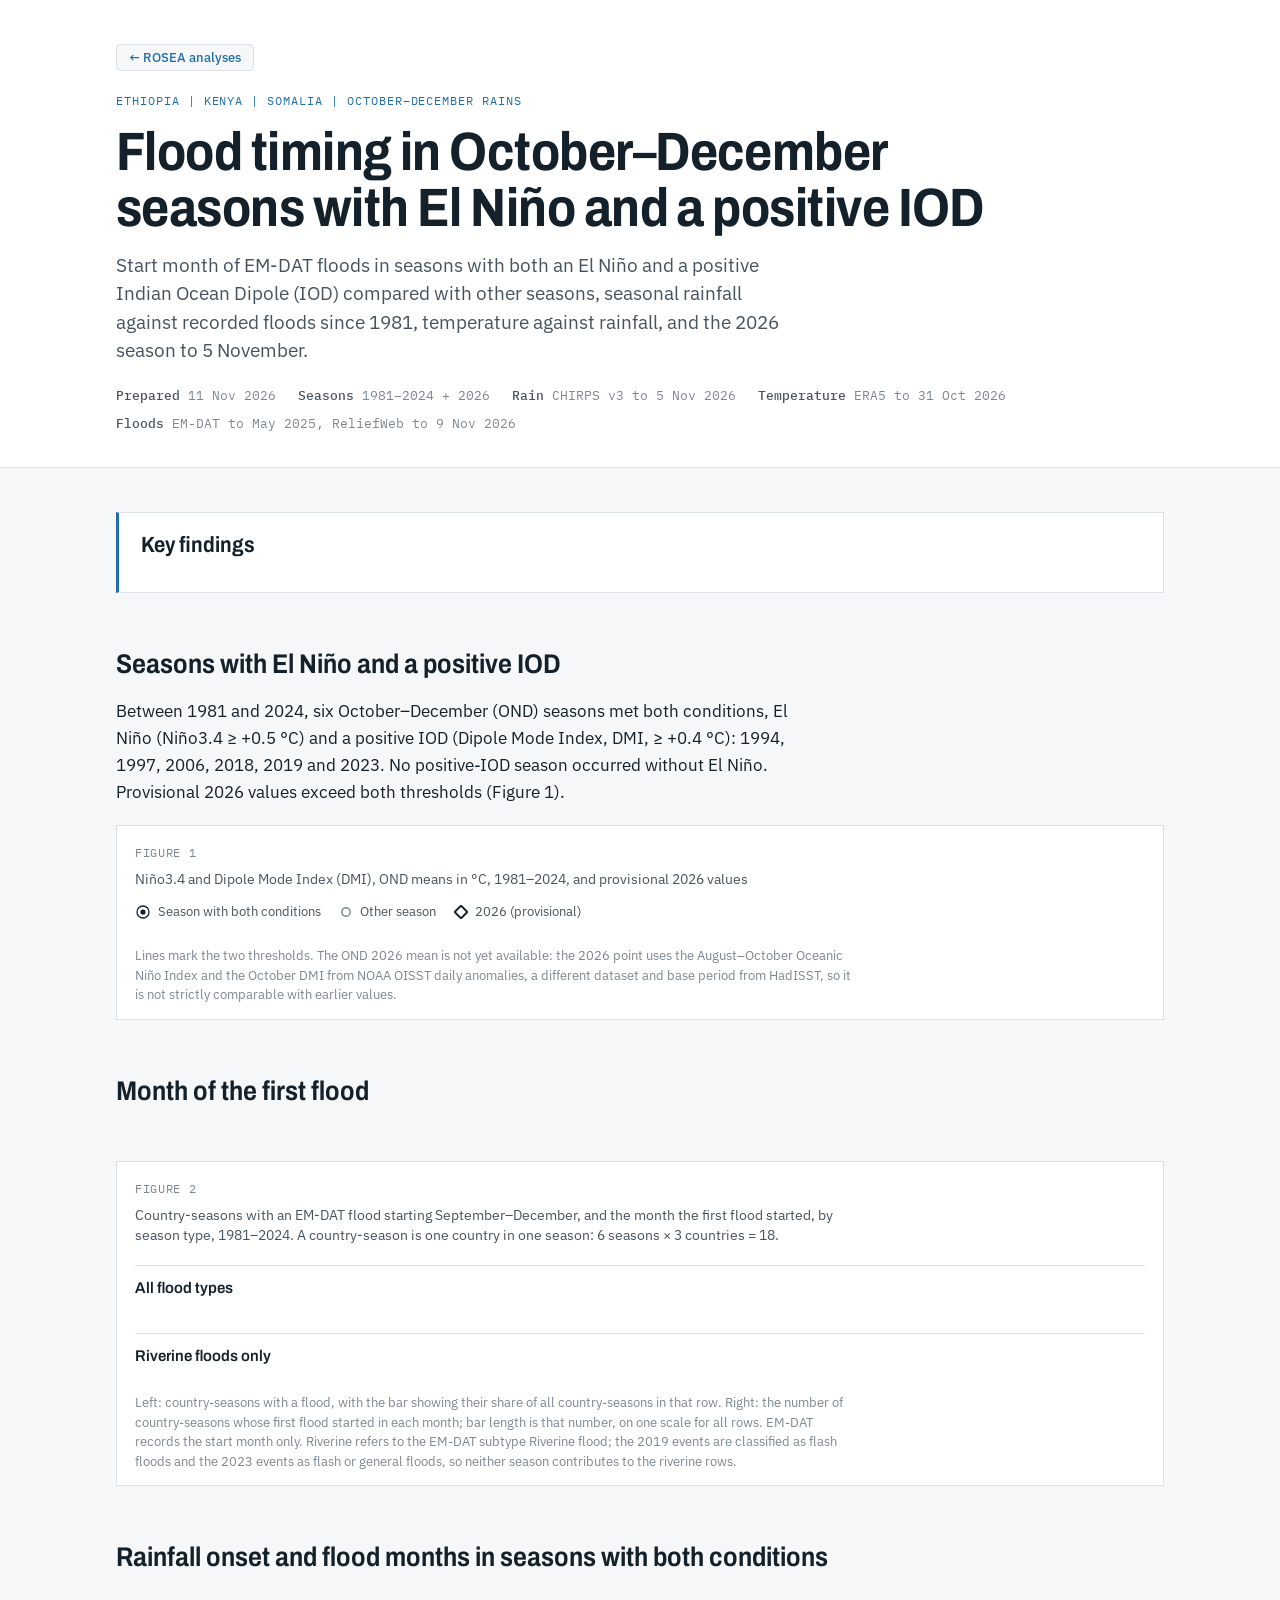
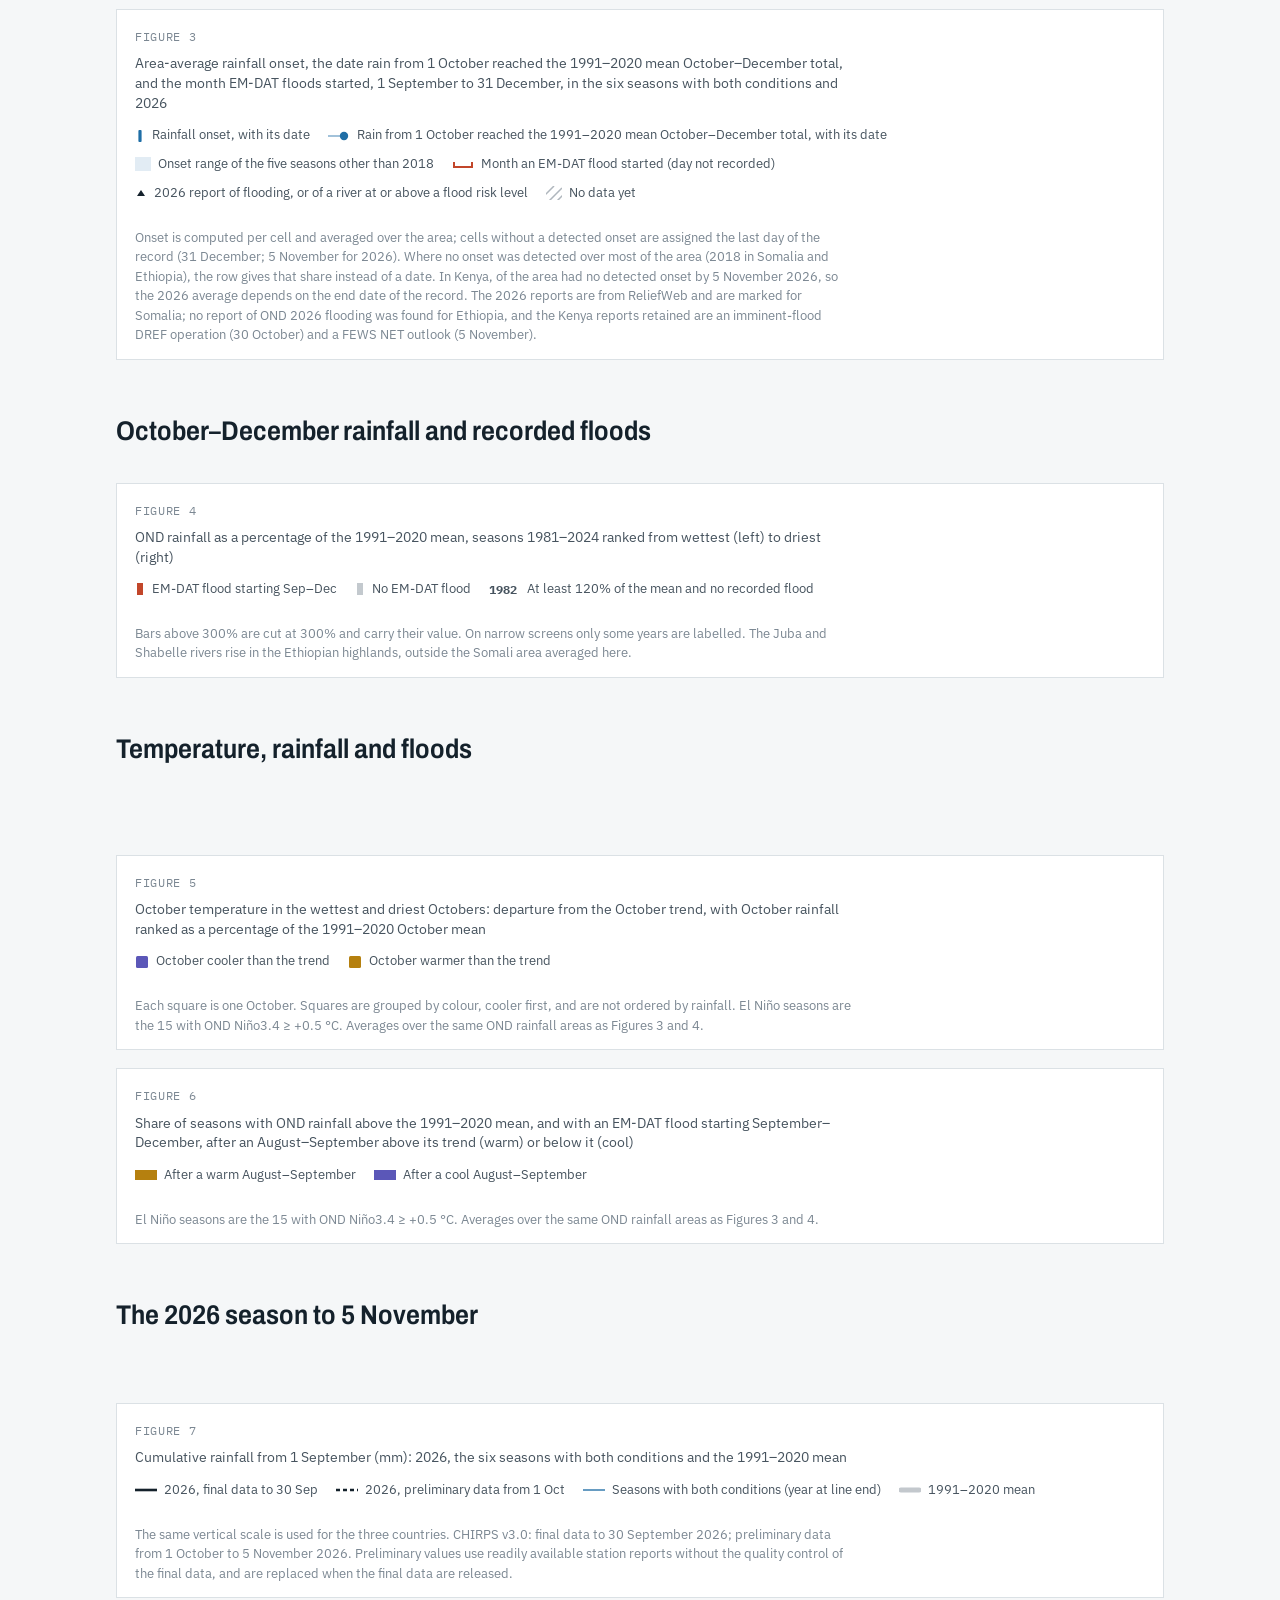
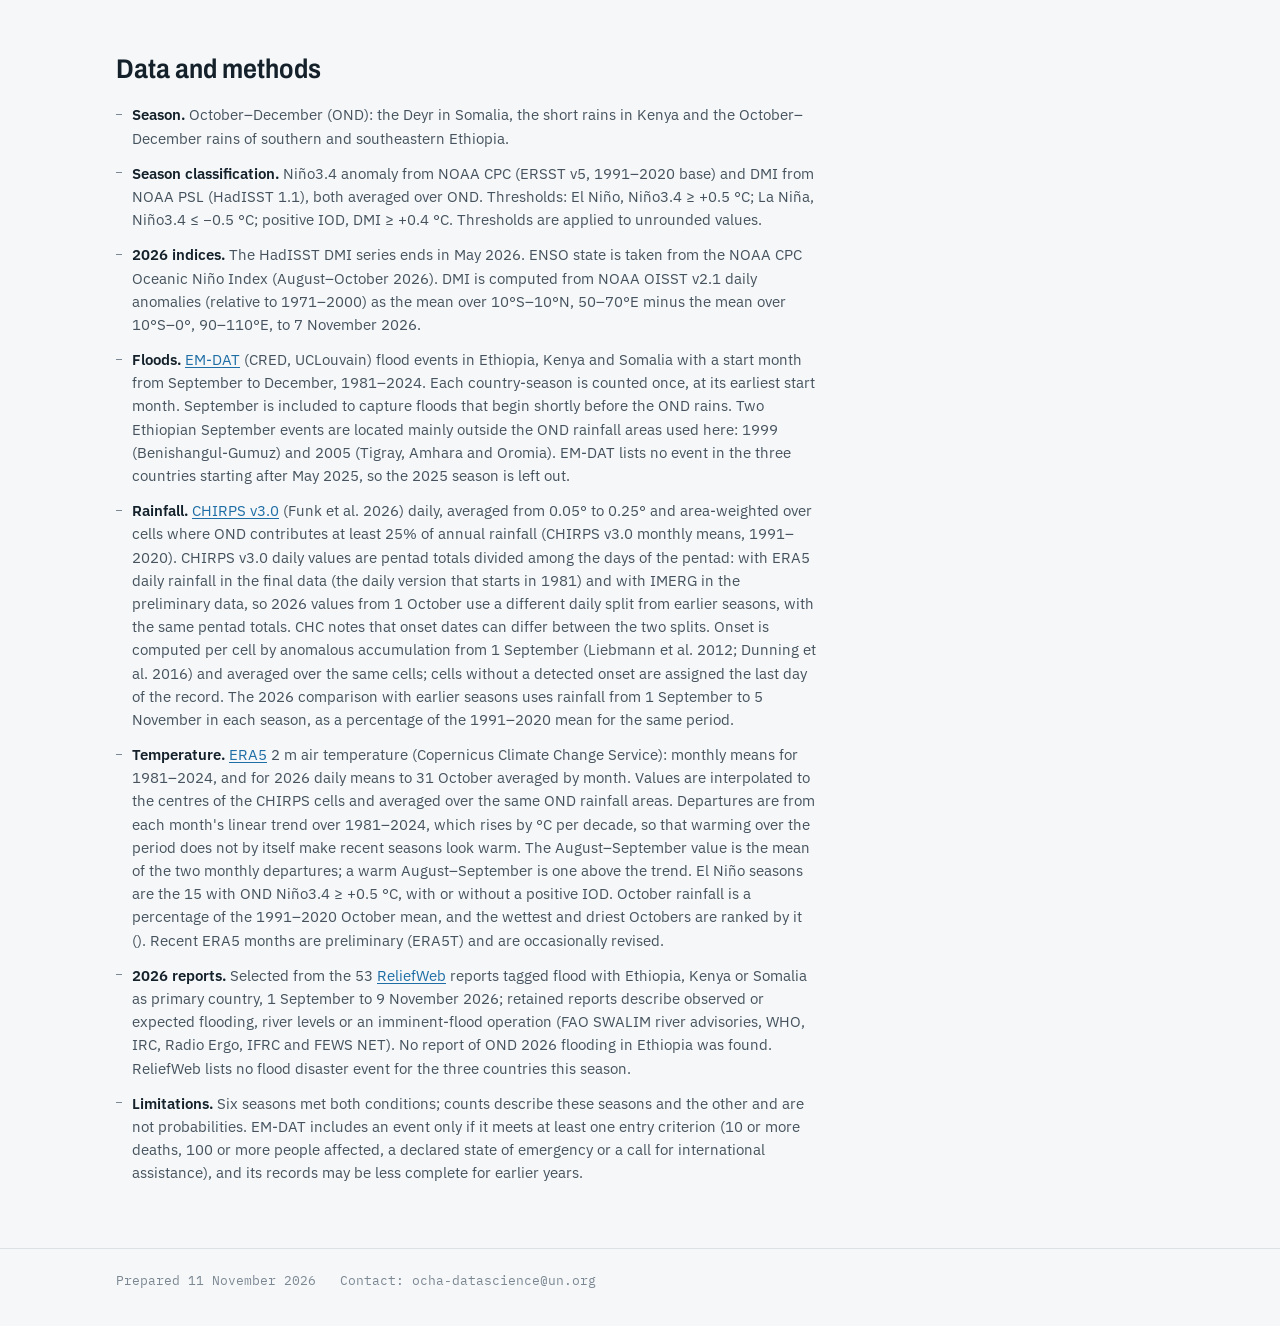
<file: flood/hoa/template.html>
<!doctype html>
<html lang="en">
<head>
<meta charset="utf-8">
<meta name="viewport" content="width=device-width, initial-scale=1">
<title>Short-Rains Flood Timing</title>
<meta name="description" content="Start month of EM-DAT floods in Ethiopia, Kenya and Somalia in October to December seasons with El Niño and a positive Indian Ocean Dipole, seasonal rainfall against recorded floods since 1981, temperature against rainfall, and the 2026 season to 5 November.">
<link rel="preconnect" href="https://fonts.googleapis.com">
<link rel="preconnect" href="https://fonts.gstatic.com" crossorigin>
<link rel="stylesheet" href="https://fonts.googleapis.com/css2?family=Archivo:wdth,wght@62..125,400..800&family=IBM+Plex+Sans:wght@400;500;600&family=IBM+Plex+Mono:wght@400;500&display=swap">
<style>
/* Layout: report column (68ch text) on a cool paper ground; figures run wider (to 1040px); one masthead band; figures numbered as in a technical note. */
:root{
  --paper:#f5f7f8; --surface:#ffffff; --ink:#14212b; --ink-2:#46535e; --ink-3:#7b8792; --rule:#dbe1e5; --track:#e8ecef;
  --rain:#1f6ea6; --flood:#c2462a; --flood-soft:#f4d6cc; --now:#14212b; --band:#eaf1f6;
  --cool:#5b57b8; --warm:#b5800f;
  --display:"Archivo","Helvetica Neue",Arial,sans-serif; --body:"IBM Plex Sans","Segoe UI",Helvetica,Arial,sans-serif; --mono:"IBM Plex Mono",ui-monospace,Consolas,monospace;
}
@media (prefers-color-scheme: dark){:root:not([data-theme="light"]){
  --paper:#0e161d; --surface:#151f28; --ink:#e6ecf1; --ink-2:#b2bec8; --ink-3:#83909b; --rule:#283540; --track:#1f2a34;
  --rain:#66a9dc; --flood:#ec7656; --flood-soft:#4f2519; --now:#f1f5f8; --band:#17283a;
  --cool:#a19dee; --warm:#ddb04d; color-scheme:dark}}
:root[data-theme="dark"]{
  --paper:#0e161d; --surface:#151f28; --ink:#e6ecf1; --ink-2:#b2bec8; --ink-3:#83909b; --rule:#283540; --track:#1f2a34;
  --rain:#66a9dc; --flood:#ec7656; --flood-soft:#4f2519; --now:#f1f5f8; --band:#17283a;
  --cool:#a19dee; --warm:#ddb04d; color-scheme:dark}
*{box-sizing:border-box}
body{background:var(--paper);color:var(--ink);font-family:var(--body);font-size:16px;line-height:1.6;margin:0;-webkit-font-smoothing:antialiased}
.wrap{max-width:1080px;margin:0 auto;padding-left:max(16px,env(safe-area-inset-left,0px));padding-right:max(16px,env(safe-area-inset-right,0px))}
.masthead{border-bottom:1px solid var(--rule);background:var(--surface)}
.masthead .wrap{padding-block:44px 34px;display:grid;gap:14px}
.eyebrow{font-family:var(--mono);font-size:12px;letter-spacing:.08em;text-transform:uppercase;color:var(--rain)}
h1{font-family:var(--display);font-stretch:87%;font-weight:700;font-size:clamp(34px,5.2vw,54px);line-height:1.04;letter-spacing:-.01em;margin:0;text-wrap:balance}
.deck{font-size:19px;line-height:1.5;color:var(--ink-2);max-width:62ch;margin:0}
.stamp{display:flex;flex-wrap:wrap;gap:8px 22px;font-family:var(--mono);font-size:12.5px;color:var(--ink-3);padding-top:6px}
.stamp b{color:var(--ink-2);font-weight:500}
main .wrap{display:grid;gap:56px;padding-block:44px 64px}
section{display:grid;gap:18px;min-width:0}
h2{font-family:var(--display);font-stretch:87%;font-weight:650;font-size:27px;line-height:1.15;margin:0;text-wrap:balance}
h3{font-family:var(--display);font-stretch:95%;font-weight:600;font-size:18px;margin:0}
p{margin:0;max-width:68ch}
.lede{font-size:17px}
figure{margin:0;background:var(--surface);border:1px solid var(--rule);padding:18px 18px 14px;display:grid;gap:12px;min-width:0}
figcaption{display:grid;gap:4px}
.fignum{font-family:var(--mono);font-size:11.5px;letter-spacing:.06em;text-transform:uppercase;color:var(--ink-3)}
.figtitle{font-family:var(--display);font-stretch:95%;font-weight:600;font-size:17px}
.fignote{font-size:13px;color:var(--ink-3);line-height:1.5;max-width:90ch}
.scroll{overflow-x:auto;-webkit-overflow-scrolling:touch}
.legend{display:flex;flex-wrap:wrap;gap:8px 18px;font-size:13px;color:var(--ink-2);align-items:center}
.legend span{display:inline-flex;align-items:center;gap:7px}
.sw{width:12px;height:12px;border-radius:2px;display:inline-block}
.panels{display:grid;grid-template-columns:repeat(auto-fit,minmax(300px,1fr));gap:20px}
.panels.wide{grid-template-columns:repeat(auto-fit,minmax(min(100%,460px),1fr));gap:24px 32px}
.panels>div{min-width:0;display:grid;gap:6px;align-content:start}
.panels h3{font-size:15px}
svg{display:block;width:100%;height:auto;font-family:var(--body)}
svg text{fill:var(--ink-2);font-size:12px}
svg .ax{fill:var(--ink-3);font-size:11.5px;font-family:var(--mono)}
svg .lab{fill:var(--ink);font-size:12.5px;font-weight:500}
svg .hd{fill:var(--ink);font-size:14px;font-weight:600;font-family:var(--display)}
.notes a{color:var(--rain);text-decoration-thickness:1px;text-underline-offset:2px}
.notes{display:grid;gap:12px;font-size:14.5px;color:var(--ink-2);max-width:78ch;padding:0;margin:0}
.notes li{list-style:none;padding-left:16px;position:relative}
.notes li::before{content:"";position:absolute;left:0;top:.72em;width:6px;height:1px;background:var(--ink-3)}
.notes b{color:var(--ink);font-weight:600}
footer{border-top:1px solid var(--rule)}
footer .wrap{padding-block:22px 34px;display:flex;flex-wrap:wrap;gap:8px 24px;font-size:13px;color:var(--ink-3);font-family:var(--mono)}
:focus-visible{outline:2px solid var(--rain);outline-offset:2px}
.home{display:inline-block;justify-self:start;margin:0 0 6px;padding:6px 12px;font:500 13px/1 var(--body);color:var(--rain);background:var(--paper);border:1px solid var(--rule);border-radius:4px;text-decoration:none}
.home:hover{background:var(--track)}
.summary{background:var(--surface);border:1px solid var(--rule);border-left:3px solid var(--rain);padding:20px 22px 22px;gap:12px}
.summary h2{font-size:22px}
.summary ol{margin:0;padding-left:22px;display:grid;gap:12px;max-width:86ch}
.summary li{padding-left:4px}
.summary li::marker{font-family:var(--mono);font-size:13px;color:var(--ink-3)}
.summary b{font-weight:600}
.rowhd{font-family:var(--display);font-stretch:95%;font-weight:600;font-size:15.5px;margin:8px 0 0;padding-top:10px;border-top:1px solid var(--rule)}
.figsub{font-size:13.5px;color:var(--ink-2);line-height:1.45;max-width:90ch}
.fit{width:100%;min-width:0}
svg .halo{paint-order:stroke;stroke:var(--surface);stroke-width:3.5px;stroke-linejoin:round}
@media print{
  body{background:#fff}
  *{-webkit-print-color-adjust:exact;print-color-adjust:exact}
  .home{display:none}
  main .wrap{gap:28px;padding-block:20px}
  figure,.panels>div,.summary li,.notes li{break-inside:avoid}
  h2,h3{break-after:avoid}
}
</style>
</head>
<body>

<header class="masthead"><div class="wrap">
  <a class="home" href="../">← ROSEA analyses</a>
  <div class="eyebrow">Ethiopia | Kenya | Somalia | October–December rains</div>
  <h1>Flood timing in October–December seasons with El Niño and a positive IOD</h1>
  <p class="deck">Start month of EM-DAT floods in seasons with both an El Niño and a positive Indian Ocean Dipole (IOD) compared with other seasons, seasonal rainfall against recorded floods since 1981, temperature against rainfall, and the 2026 season to 5 November.</p>
  <div class="stamp"><span><b>Prepared</b> 11 Nov 2026</span><span><b>Seasons</b> 1981–2024 + 2026</span><span><b>Rain</b> CHIRPS v3 to 5 Nov 2026</span><span><b>Temperature</b> ERA5 to 31 Oct 2026</span><span><b>Floods</b> EM-DAT to May 2025, ReliefWeb to 9 Nov 2026</span></div>
</div></header>

<main><div class="wrap">

<section class="summary" aria-labelledby="s-key">
  <h2 id="s-key">Key findings</h2>
  <ol id="findings"></ol>
</section>

<section aria-labelledby="s-types">
  <h2 id="s-types">Seasons with El Niño and a positive IOD</h2>
  <p class="lede">Between 1981 and 2024, six October–December (OND) seasons met both conditions, El Niño (Niño3.4 ≥ +0.5 °C) and a positive IOD (Dipole Mode Index, DMI, ≥ +0.4 °C): 1994, 1997, 2006, 2018, 2019 and 2023. No positive-IOD season occurred without El Niño. Provisional 2026 values exceed both thresholds (Figure 1).</p>
  <figure>
    <figcaption><span class="fignum">Figure 1</span><span class="figtitle" id="t1"></span><span class="figsub">Niño3.4 and Dipole Mode Index (DMI), OND means in °C, 1981–2024, and provisional 2026 values</span></figcaption>
    <div class="legend">
      <span><svg width="16" height="16" viewBox="0 0 16 16" aria-hidden="true" style="width:16px;height:16px;flex:none"><circle cx="8" cy="8" r="2.6" style="fill:var(--ink)"/><circle cx="8" cy="8" r="6" style="fill:none;stroke:var(--ink);stroke-width:1.3"/></svg>Season with both conditions</span>
      <span><svg width="14" height="14" viewBox="0 0 14 14" aria-hidden="true" style="width:14px;height:14px;flex:none"><circle cx="7" cy="7" r="4.2" style="fill:var(--surface);stroke:var(--ink-3);stroke-width:1.4"/></svg>Other season</span>
      <span><svg width="14" height="14" viewBox="0 0 14 14" aria-hidden="true" style="width:14px;height:14px;flex:none"><rect x="2.5" y="2.5" width="9" height="9" transform="rotate(45 7 7)" style="fill:none;stroke:var(--now);stroke-width:2"/></svg>2026 (provisional)</span>
    </div>
    <div id="fig1" class="fit"></div>
    <p class="fignote">Lines mark the two thresholds. <span id="near1"></span> The OND 2026 mean is not yet available: the 2026 point uses the August–October Oceanic Niño Index and the October DMI from NOAA OISST daily anomalies, a different dataset and base period from HadISST, so it is not strictly comparable with earlier values.</p>
  </figure>
</section>

<section aria-labelledby="s-month">
  <h2 id="s-month">Month of the first flood</h2>
  <p class="lede" id="month-lede"></p>
  <p class="lede" id="riv-lede"></p>
  <figure>
    <figcaption><span class="fignum">Figure 2</span><span class="figtitle" id="t2"></span><span class="figsub">Country-seasons with an EM-DAT flood starting September–December, and the month the first flood started, by season type, 1981–2024. A country-season is one country in one season: 6 seasons × 3 countries = 18.</span></figcaption>
    <h3 class="rowhd">All flood types</h3>
    <div id="fig2a" class="fit"></div>
    <h3 class="rowhd">Riverine floods only</h3>
    <div id="fig2b" class="fit"></div>
    <p class="fignote">Left: country-seasons with a flood, with the bar showing their share of all country-seasons in that row. Right: the number of country-seasons whose first flood started in each month; bar length is that number, on one scale for all rows. EM-DAT records the start month only. Riverine refers to the EM-DAT subtype Riverine flood; the 2019 events are classified as flash floods and the 2023 events as flash or general floods, so neither season contributes to the riverine rows.</p>
  </figure>
</section>

<section aria-labelledby="s-timeline">
  <h2 id="s-timeline">Rainfall onset and flood months in seasons with both conditions</h2>
  <p class="lede" id="lede3"></p>
  <figure>
    <figcaption><span class="fignum">Figure 3</span><span class="figtitle" id="t3"></span><span class="figsub">Area-average rainfall onset, the date rain from 1 October reached the 1991–2020 mean October–December total, and the month EM-DAT floods started, 1 September to 31 December, in the six seasons with both conditions and 2026</span></figcaption>
    <div class="legend">
      <span><svg width="10" height="14" viewBox="0 0 10 14" aria-hidden="true" style="width:10px;height:14px;flex:none"><rect x="3.4" y="1" width="3.2" height="12" rx="1" style="fill:var(--rain)"/></svg>Rainfall onset, with its date</span>
      <span><svg width="22" height="12" viewBox="0 0 22 12" aria-hidden="true" style="width:22px;height:12px;flex:none"><line x1="0" y1="6" x2="14" y2="6" style="stroke:var(--rain);stroke-width:1.5;opacity:.55"/><circle cx="16" cy="6" r="4.2" style="fill:var(--rain)"/></svg>Rain from 1 October reached the 1991–2020 mean October–December total, with its date</span>
      <span><svg width="16" height="14" viewBox="0 0 16 14" aria-hidden="true" style="width:16px;height:14px;flex:none"><rect x="0" y="0" width="16" height="14" style="fill:var(--rain);opacity:.13"/></svg>Onset range of the five seasons other than 2018</span>
      <span><svg width="22" height="10" viewBox="0 0 22 10" aria-hidden="true" style="width:22px;height:10px;flex:none"><path d="M2 3V8H20V3" style="fill:none;stroke:var(--flood);stroke-width:2"/></svg>Month an EM-DAT flood started (day not recorded)</span>
      <span><svg width="12" height="10" viewBox="0 0 12 10" aria-hidden="true" style="width:12px;height:10px;flex:none"><path d="M2 8H10L6 2Z" style="fill:var(--now)"/></svg>2026 report of flooding, or of a river at or above a flood risk level</span>
      <span><svg width="16" height="14" viewBox="0 0 16 14" aria-hidden="true" style="width:16px;height:14px;flex:none"><path d="M-2 10L8 0M2 16L16 2M10 16L18 8" style="stroke:var(--ink-3);stroke-width:1.5;opacity:.6"/></svg>No data yet</span>
    </div>
    <div id="fig3" class="fit"></div>
    <p class="fignote">Onset is computed per cell and averaged over the area; cells without a detected onset are assigned the last day of the record (31 December; 5 November for 2026). Where no onset was detected over most of the area (2018 in Somalia and Ethiopia), the row gives that share instead of a date. <span id="full-none"></span> In Kenya, <span id="ken-noon"></span> of the area had no detected onset by 5 November 2026, so the 2026 average depends on the end date of the record. The 2026 reports are from ReliefWeb and are marked for Somalia; no report of OND 2026 flooding was found for Ethiopia, and the Kenya reports retained are an imminent-flood DREF operation (30 October) and a FEWS NET outlook (5 November).</p>
  </figure>
</section>

<section aria-labelledby="s-wet">
  <h2 id="s-wet">October–December rainfall and recorded floods</h2>
  <p class="lede" id="wet-lede"></p>
  <figure>
    <figcaption><span class="fignum">Figure 4</span><span class="figtitle" id="t4"></span><span class="figsub">OND rainfall as a percentage of the 1991–2020 mean, seasons 1981–2024 ranked from wettest (left) to driest (right)</span></figcaption>
    <div class="legend">
      <span><svg width="10" height="14" viewBox="0 0 10 14" aria-hidden="true" style="width:10px;height:14px;flex:none"><rect x="2" y="1" width="6" height="12" style="fill:var(--flood)"/></svg>EM-DAT flood starting Sep–Dec</span>
      <span><svg width="10" height="14" viewBox="0 0 10 14" aria-hidden="true" style="width:10px;height:14px;flex:none"><rect x="2" y="1" width="6" height="12" style="fill:var(--ink-3);opacity:.45"/></svg>No EM-DAT flood</span>
      <span><b style="font-family:var(--mono);font-size:12px">1982</b>&nbsp;At least 120% of the mean and no recorded flood</span>
    </div>
    <div id="figwet" class="fit"></div>
    <p class="fignote">Bars above 300% are cut at 300% and carry their value. On narrow screens only some years are labelled. The Juba and Shabelle rivers rise in the Ethiopian highlands, outside the Somali area averaged here.</p>
  </figure>
</section>

<section aria-labelledby="s-temp">
  <h2 id="s-temp">Temperature, rainfall and floods</h2>
  <p class="lede" id="temp-lede"></p>
  <p class="lede" id="temp-lede2"></p>
  <p class="lede" id="temp-lede3"></p>
  <p class="lede" id="temp-lede26"></p>
  <figure>
    <figcaption><span class="fignum">Figure 5</span><span class="figtitle" id="t5"></span><span class="figsub">October temperature in the wettest and driest Octobers: departure from the <span class="span"></span> October trend, with October rainfall ranked as a percentage of the 1991–2020 October mean</span></figcaption>
    <div class="legend">
      <span><svg width="14" height="14" viewBox="0 0 14 14" aria-hidden="true" style="width:14px;height:14px;flex:none"><rect x="1" y="1" width="12" height="12" rx="1.5" style="fill:var(--cool)"/></svg>October cooler than the trend</span>
      <span><svg width="14" height="14" viewBox="0 0 14 14" aria-hidden="true" style="width:14px;height:14px;flex:none"><rect x="1" y="1" width="12" height="12" rx="1.5" style="fill:var(--warm)"/></svg>October warmer than the trend</span>
    </div>
    <div class="panels" id="figtemp-oct"></div>
    <p class="fignote">Each square is one October. Squares are grouped by colour, cooler first, and are not ordered by rainfall. El Niño seasons are the 15 with OND Niño3.4 ≥ +0.5 °C. Averages over the same OND rainfall areas as Figures 3 and 4.</p>
  </figure>
  <figure>
    <figcaption><span class="fignum">Figure 6</span><span class="figtitle" id="t5b"></span><span class="figsub">Share of seasons with OND rainfall above the 1991–2020 mean, and with an EM-DAT flood starting September–December, after an August–September above its <span class="span"></span> trend (warm) or below it (cool)</span></figcaption>
    <div class="legend">
      <span><svg width="22" height="12" viewBox="0 0 22 12" aria-hidden="true" style="width:22px;height:12px;flex:none"><rect x="0" y="1" width="22" height="10" style="fill:var(--warm)"/></svg>After a warm August–September</span>
      <span><svg width="22" height="12" viewBox="0 0 22 12" aria-hidden="true" style="width:22px;height:12px;flex:none"><rect x="0" y="1" width="22" height="10" style="fill:var(--cool)"/></svg>After a cool August–September</span>
    </div>
    <div class="panels" id="figtemp-as"></div>
    <p class="fignote">El Niño seasons are the 15 with OND Niño3.4 ≥ +0.5 °C. Averages over the same OND rainfall areas as Figures 3 and 4.</p>
  </figure>
</section>

<section aria-labelledby="s-2026">
  <h2 id="s-2026">The 2026 season to 5 November</h2>
  <p class="lede" id="lede26"></p>
  <p class="lede" id="lede26b"></p>
  <p class="lede" id="lede26c"></p>
  <figure>
    <figcaption><span class="fignum">Figure 7</span><span class="figtitle" id="t6"></span><span class="figsub">Cumulative rainfall from 1 September (mm): 2026, the six seasons with both conditions and the 1991–2020 mean</span></figcaption>
    <div class="legend">
      <span><svg width="22" height="10" viewBox="0 0 22 10" aria-hidden="true" style="width:22px;height:10px;flex:none"><line x1="0" y1="5" x2="22" y2="5" style="stroke:var(--now);stroke-width:2.6"/></svg>2026, final data to 30 Sep</span>
      <span><svg width="22" height="10" viewBox="0 0 22 10" aria-hidden="true" style="width:22px;height:10px;flex:none"><line x1="0" y1="5" x2="22" y2="5" style="stroke:var(--now);stroke-width:2.6;stroke-dasharray:4 3"/></svg>2026, preliminary data from 1 Oct</span>
      <span><svg width="22" height="10" viewBox="0 0 22 10" aria-hidden="true" style="width:22px;height:10px;flex:none"><line x1="0" y1="5" x2="22" y2="5" style="stroke:var(--rain);stroke-width:1.5;opacity:.9"/></svg>Seasons with both conditions (year at line end)</span>
      <span><svg width="22" height="10" viewBox="0 0 22 10" aria-hidden="true" style="width:22px;height:10px;flex:none"><line x1="2" y1="5" x2="20" y2="5" style="stroke:var(--ink-3);stroke-width:5;opacity:.45;stroke-linecap:round"/></svg>1991–2020 mean</span>
    </div>
    <div class="panels" id="figcum"></div>
    <p class="fignote">The same vertical scale is used for the three countries. CHIRPS v3.0: final data to 30 September 2026; preliminary data from 1 October to 5 November 2026. Preliminary values use readily available station reports without the quality control of the final data, and are replaced when the final data are released.</p>
  </figure>
</section>

<section aria-labelledby="s-method">
  <h2 id="s-method">Data and methods</h2>
  <ul class="notes">
    <li><b>Season.</b> October–December (OND): the Deyr in Somalia, the short rains in Kenya and the October–December rains of southern and southeastern Ethiopia.</li>
    <li><b>Season classification.</b> Niño3.4 anomaly from NOAA CPC (ERSST v5, 1991–2020 base) and DMI from NOAA PSL (HadISST 1.1), both averaged over OND. Thresholds: El Niño, Niño3.4 ≥ +0.5 °C; La Niña, Niño3.4 ≤ −0.5 °C; positive IOD, DMI ≥ +0.4 °C. Thresholds are applied to unrounded values.</li>
    <li><b>2026 indices.</b> The HadISST DMI series ends in May 2026. ENSO state is taken from the NOAA CPC Oceanic Niño Index (August–October 2026). DMI is computed from NOAA OISST v2.1 daily anomalies (relative to 1971–2000) as the mean over 10°S–10°N, 50–70°E minus the mean over 10°S–0°, 90–110°E, to 7 November 2026.</li>
    <li><b>Floods.</b> <a href="https://www.emdat.be/">EM-DAT</a> (CRED, UCLouvain) flood events in Ethiopia, Kenya and Somalia with a start month from September to December, 1981–2024. Each country-season is counted once, at its earliest start month. September is included to capture floods that begin shortly before the OND rains. Two Ethiopian September events are located mainly outside the OND rainfall areas used here: 1999 (Benishangul-Gumuz) and 2005 (Tigray, Amhara and Oromia). EM-DAT lists no event in the three countries starting after May 2025, so the 2025 season is left out.</li>
    <li><b>Rainfall.</b> <a href="https://www.chc.ucsb.edu/data/chirps3">CHIRPS v3.0</a> (Funk et al. 2026) daily, averaged from 0.05° to 0.25° and area-weighted over cells where OND contributes at least 25% of annual rainfall (CHIRPS v3.0 monthly means, 1991–2020). CHIRPS v3.0 daily values are pentad totals divided among the days of the pentad: with ERA5 daily rainfall in the final data (the daily version that starts in 1981) and with IMERG in the preliminary data, so 2026 values from 1 October use a different daily split from earlier seasons, with the same pentad totals. CHC notes that onset dates can differ between the two splits. Onset is computed per cell by anomalous accumulation from 1 September (Liebmann et al. 2012; Dunning et al. 2016) and averaged over the same cells; cells without a detected onset are assigned the last day of the record. The 2026 comparison with earlier seasons uses rainfall from 1 September to 5 November in each season, as a percentage of the 1991–2020 mean for the same period.</li>
    <li><b>Temperature.</b> <a href="https://doi.org/10.24381/cds.f17050d7">ERA5</a> 2 m air temperature (Copernicus Climate Change Service): monthly means for 1981–2024, and for 2026 daily means to 31 October averaged by month. Values are interpolated to the centres of the CHIRPS cells and averaged over the same OND rainfall areas. Departures are from each month's linear trend over 1981–2024, which rises by <span id="trend-range"></span> °C per decade, so that warming over the period does not by itself make recent seasons look warm. The August–September value is the mean of the two monthly departures; a warm August–September is one above the trend. El Niño seasons are the 15 with OND Niño3.4 ≥ +0.5 °C, with or without a positive IOD. October rainfall is a percentage of the 1991–2020 October mean, and the wettest and driest Octobers are ranked by it (<span id="temp-thirds"></span>). <span id="temp-pr"></span> Recent ERA5 months are preliminary (ERA5T) and are occasionally revised.</li>
    <li><b>2026 reports.</b> Selected from the 53 <a href="https://reliefweb.int/">ReliefWeb</a> reports tagged flood with Ethiopia, Kenya or Somalia as primary country, 1 September to 9 November 2026; retained reports describe observed or expected flooding, river levels or an imminent-flood operation (FAO SWALIM river advisories, WHO, IRC, Radio Ergo, IFRC and FEWS NET). No report of OND 2026 flooding in Ethiopia was found. ReliefWeb lists no flood disaster event for the three countries this season.</li>
    <li><b>Limitations.</b> Six seasons met both conditions; counts describe these seasons and the other <span id="n-other"></span> and are not probabilities. EM-DAT includes an event only if it meets at least one entry criterion (10 or more deaths, 100 or more people affected, a declared state of emergency or a call for international assistance), and its records may be less complete for earlier years.</li>
  </ul>
</section>

</div></main>
<footer><div class="wrap"><span>Prepared 11 November 2026</span><span>Contact: ocha-datascience@un.org</span></div></footer>

<script>
const D = /*DATA*/;
const MON=['Jan','Feb','Mar','Apr','May','Jun','Jul','Aug','Sep','Oct','Nov','Dec'];
const FULLM=['January','February','March','April','May','June','July','August','September','October','November','December'];
const CN={SOM:'Somalia',KEN:'Kenya',ETH:'Ethiopia'};
const GN={both:'El Niño + positive IOD',nino:'El Niño, no positive IOD',neutral:'ENSO neutral',nina:'La Niña'};
const WORD=['no','one','two','three','four','five','six','seven','eight','nine','ten'];
const Cap=s=>s.charAt(0).toUpperCase()+s.slice(1);
const esc=s=>String(s).replace(/[&<>"]/g,c=>({'&':'&amp;','<':'&lt;','>':'&gt;','"':'&quot;'}[c]));
const fmtDos=d=>{const t=new Date(Date.UTC(2001,8,1+d));return t.getUTCDate()+' '+MON[t.getUTCMonth()];};
const fullDos=d=>{const t=new Date(Date.UTC(2001,8,1+d));return t.getUTCDate()+' '+FULLM[t.getUTCMonth()];};
const fmtISO=s=>{const t=new Date(s+'T00:00:00Z');return t.getUTCDate()+' '+MON[t.getUTCMonth()];};
const fullISO=s=>{const t=new Date(s+'T00:00:00Z');return t.getUTCDate()+' '+FULLM[t.getUTCMonth()];};
const sign=v=>(v>=0?'+':'−')+Math.abs(v).toFixed(2);
const nf=n=>n==null?'n/a':n.toLocaleString('en-US');
const listAnd=a=>a.length<2?a.join(''):a.slice(0,-1).join(', ')+' and '+a[a.length-1];
const TI=['SOM','KEN','ETH'];
const GRP={}; D.phase.forEach(p=>{GRP[p.year]=p.grp;});
const both6=D.phase.filter(p=>p.grp==='both').map(p=>String(p.year));
const NO=D.phase.length-both6.length, SPAN=`${D.seasons_span[0]}–${D.seasons_span[1]}`;
document.querySelectorAll('.span').forEach(e=>{e.textContent=SPAN;});
const hiNoFlood=iso=>D.seasons[iso].filter(r=>r[1]>=120&&!r[2]).map(r=>r[0]);
const belowFlood=iso=>D.seasons[iso].filter(r=>r[1]<100&&r[2]).map(r=>r[0]);
const deg=v=>Math.abs(v).toFixed(2);
const rf=v=>(v<0?'−':'')+Math.abs(v).toFixed(2);
const belIn=vals=>listAnd(vals.map((v,k)=>{const d=v<0?'below':'above', p=k?(vals[k-1]<0?'below':'above'):null;return `${deg(v)} °C${k===0?` ${d} the trend`:d===p?'':` ${d} it`} in ${CN[TI[k]]}`;}));
const onRd=()=>{const v=[];TI.forEach(i=>D.timeline[i].filter(r=>r.year!==2018&&r.year<2026).forEach(r=>v.push(r.onset)));return [Math.min(...v),Math.max(...v)];};
const onR=()=>onRd().map(fullDos);
const no18=iso=>Math.round(D.timeline[iso].find(r=>r.year===2018).no_onset_pct);
const mm=v=>v.toFixed(1);
const fl26=(x,w)=>x.no.length?`${x.f} with ${w}; no flood in ${listAnd(x.no)}`:`all with ${w}`;
const ovl=(a,b)=>a[0]<b[2]&&b[0]<a[2]&&a[1]<b[3]&&b[1]<a[3];
const placeLabels=(items,obst,bounds,pre=[])=>{
  const cand=[[9,4,'start'],[-9,4,'end'],[0,-10,'middle'],[0,17,'middle'],[9,-8,'start'],[-9,-8,'end'],[9,16,'start'],[-9,16,'end'],
    [20,-16,'start'],[-20,-16,'end'],[20,24,'start'],[-20,24,'end'],[0,-24,'middle'],[0,31,'middle'],[28,4,'start'],[-28,4,'end']];
  const placed=[...pre];
  return items.map(it=>{
    const bb=it.b||bounds, w=it.text.length*6.6+3; let best=null;
    cand.forEach(([dx,dy,a],ci)=>{
      const x0=a==='start'?it.x+dx:a==='end'?it.x+dx-w:it.x+dx-w/2, r=[x0,it.y+dy-11,x0+w,it.y+dy+3];
      let sc=ci*0.05;
      if(r[0]<bb[0]||r[2]>bb[2]||r[1]<bb[1]||r[3]>bb[3])sc+=100;
      obst.forEach(b=>{if(b.id!==it.id&&ovl(r,b.r))sc+=3;});
      placed.forEach(b=>{if(ovl(r,b))sc+=30;});
      if(!best||sc<best.sc)best={sc,r,dx,dy,a};
    });
    placed.push(best.r);
    const far=Math.abs(best.dx)>12||Math.abs(best.dy)>18;
    let svg='';
    if(far){const lx=best.a==='start'?best.r[0]:best.a==='end'?best.r[2]:(best.r[0]+best.r[2])/2, ly=best.dy<0?best.r[3]:best.r[1];
      const ang=Math.atan2(ly-it.y,lx-it.x);
      svg+=`<line x1="${(it.x+Math.cos(ang)*(it.rad||7)).toFixed(1)}" y1="${(it.y+Math.sin(ang)*(it.rad||7)).toFixed(1)}" x2="${lx.toFixed(1)}" y2="${ly.toFixed(1)}" style="stroke:var(--ink-3);stroke-width:.8"/>`;}
    svg+=`<text class="${it.cls||'lab'}" x="${(it.x+best.dx).toFixed(1)}" y="${(it.y+best.dy).toFixed(1)}" text-anchor="${best.a}" style="font-size:11px">${it.text}</text>`;
    return svg;
  }).join('');
};
const top5=iso=>[...D.seasons[iso]].sort((a,b)=>b[1]-a[1]).slice(0,5);
const toDate=iso=>{const p=D.stats26[iso].to_date_pct, r=D.seasons[iso].filter(x=>x[3]>=p);return {n:r.length,f:r.filter(x=>x[2]).length,no:r.filter(x=>!x[2]).map(x=>x[0])};};
const wetTop=()=>{const k=TI.map(i=>top5(i).map(r=>r[0]).sort().join(','));
  return k.every(x=>x===k[0])&&TI.every(i=>top5(i).every(r=>r[2]))
    ?`The five wettest OND seasons since 1981 were the same in all three countries (${listAnd(top5('SOM').map(r=>r[0]).sort((a,b)=>a-b))}), and each recorded an EM-DAT flood.`
    :`Of the five wettest OND seasons since 1981, ${listAnd(TI.map((i,j)=>`${top5(i).filter(r=>r[2]).length}${j?'':' recorded a flood'} in ${CN[i]}`))}.`;};
/* 2026 cumulative rainfall at 5 November against the six seasons with both conditions */
const cmp6=iso=>{const c=D.curves[iso],li=c['2026'].length-1,v=c['2026'][li];
  return {v,li,mean:c.normal[li],lo:both6.filter(k=>c[k][li]<v),hi:both6.filter(k=>c[k][li]>v)};};
/* the season of the six closest to 2026 at 5 November */
const near6=iso=>{const c=D.curves[iso],x=cmp6(iso),k=both6.reduce((p,q)=>Math.abs(c[q][x.li]-x.v)<Math.abs(c[p][x.li]-x.v)?q:p);
  return `${k} in ${CN[iso]} (${Math.round(c[k][x.li])} mm, against ${Math.round(x.v)} mm in 2026)`;};
const cmpParen=iso=>{const x=cmp6(iso);
  return x.lo.length===0?'all six had more':x.hi.length===0?'all six had less':x.hi.length<=x.lo.length?`${listAnd(x.hi)} had more`:`only ${listAnd(x.lo)} had less`;};
/* draw a figure at the container's own width so that text keeps its size on phones */
const fit=(id,draw)=>{const el=document.getElementById(id);let lw=0;
  const go=()=>{const w=Math.round(Math.max(300,Math.min(1040,el.clientWidth||760)));if(Math.abs(w-lw)<6)return;lw=w;el.innerHTML=draw(w);};
  go();window.addEventListener('resize',()=>{clearTimeout(el._t);el._t=setTimeout(go,120);});};

/* ---------- key findings ---------- */
(function(){
  const g=D.groups, b=g.both, o=['nino','neutral','nina'], n=D.now, s=D.stats26, T=D.temp;
  const oAny=o.reduce((t,k)=>t+g[k].any,0), oN=o.reduce((t,k)=>t+g[k].country_seasons,0);
  const sumM=m=>o.reduce((t,k)=>t+(g[k].by_month[m]||0),0);
  const lo=TI.map(i=>cmp6(i).lo.length);
  const k18=fullDos(D.timeline.KEN.find(r=>r.year===2018).onset);
  const items=[
    `<b>2026 so far.</b> Provisional indices meet both conditions (Oceanic Niño Index, August–October, ${sign(n.oni_aso)} °C; Dipole Mode Index (DMI), October, ${sign(n.dmi_oct)} °C). Rainfall from 1 September to 5 November was ${Math.round(s.SOM.to_date_pct)}% of the 1991–2020 mean in Somalia, ${Math.round(s.KEN.to_date_pct)}% in Kenya and ${Math.round(s.ETH.to_date_pct)}% in Ethiopia: more than in ${lo[0]} of the six earlier seasons with both conditions in Somalia, ${lo[1]} in Kenya and ${lo[2]} in Ethiopia. Provisional onset was ${fullISO(s.SOM.onset_date)} in Somalia and ${fullISO(s.ETH.onset_date)} in Ethiopia, within the ${onR()[0]}–${onR()[1]} range of the earlier seasons other than 2018, and ${fullISO(s.KEN.onset_date)} in Kenya, where ${Math.round(s.KEN.no_onset_pct)}% of the area had no onset by 5 November.`,
    `<b>2026 reports.</b> Somalia: flooding reported in Mogadishu on 17 September and from mid-October in Mudug, Hiran, Middle Shabelle, Lower Shabelle and Bay; the Shabelle at Jowhar was 12 cm above the high flood risk level on 13 October, and at Belet Weyne reached the moderate level on 26 October. Kenya: IFRC launched an imminent-flood DREF operation on 30 October, and a FEWS NET outlook of 5 November expects flooding in Dadaab between November and January. Ethiopia: no report of OND 2026 flooding was found.`,
    `<b>Flood occurrence.</b> A country-season is one country in one season, so the six seasons with El Niño and a positive IOD give ${b.country_seasons} (6 × 3). Of these, ${b.any} recorded an EM-DAT flood starting September–December, compared with ${oAny} of ${oN} in the other ${NO} seasons.`,
    `<b>Flood timing.</b> In those six seasons, the first flood started in October in ${b.by_month['10']} of the ${b.any} country-seasons with a flood (September ${b.by_month['9']||0}, November ${b.by_month['11']||0}). In the other ${NO} seasons, it started in September in ${sumM('9')}, October in ${sumM('10')}, November in ${sumM('11')} and December in ${sumM('12')} of ${oAny}: in El Niño seasons without a positive IOD, ${g.nino.by_month['10']} of ${g.nino.any} started in October, and in La Niña seasons, ${g.nina.by_month['11']} of ${g.nina.any} in November.`,
    `<b>Rainfall onset.</b> In five of the six seasons, area-average onset fell between ${onR()[0]} and ${onR()[1]} in all three countries. In 2018, no onset was detected over ${no18('SOM')}% of the Somali area and ${no18('ETH')}% of the Ethiopian area, Kenyan onset was on ${k18}, and EM-DAT records no flood.`,
    `<b>Wet seasons.</b> ${wetTop().replace('OND seasons','OND (October–December) seasons')} Seasons with at least 120% of the 1991–2020 mean and no recorded flood: Somalia ${listAnd(hiNoFlood('SOM'))} | Kenya ${listAnd(hiNoFlood('KEN'))} | Ethiopia ${listAnd(hiNoFlood('ETH'))}.`,
    `<b>Temperature.</b> October was cooler than its ${SPAN} trend in ${listAnd(TI.map(i=>T[i].oct_cool[0]))} of the ${T.SOM.oct_cool[2]} wettest Octobers in Somalia, Kenya and Ethiopia, and in ${listAnd(TI.map(i=>T[i].oct_cool[1]))} of the ${T.SOM.oct_cool[2]} driest.`
  ];
  document.getElementById('findings').innerHTML=items.map(x=>`<li>${x}</li>`).join('');
  document.getElementById('lede3').textContent=`In five of the six seasons with both conditions, area-average onset fell between ${onR()[0]} and ${onR()[1]} in all three countries. In 2018, no onset was detected over ${no18('SOM')}% of the Somali area and ${no18('ETH')}% of the Ethiopian area, onset in Kenya was on ${k18}, and EM-DAT records no flood for that season in any of the three countries (Figure 3).`;
  document.getElementById('ken-noon').textContent=`${Math.round(s.KEN.no_onset_pct)}%`;
  document.getElementById('n-other').textContent=NO;
  const tr=TI.flatMap(i=>T[i].trend);document.getElementById('trend-range').textContent=`${Math.min(...tr).toFixed(2)}–${Math.max(...tr).toFixed(2)}`;
  document.getElementById('temp-thirds').textContent=`${T.SOM.oct_cool[2]} of the ${D.phase.length} seasons, and ${T.SOM.oct_cool_nn[2]} of the ${T.SOM.n_nn} seasons without El Niño`;
})();

/* ---------- Figure 1: index scatter ---------- */
(function(){
  const nb=both6.length;
  document.getElementById('t1').textContent=`${Cap(WORD[nb]||String(nb))} seasons since 1981 met both conditions; provisional 2026 values exceed both thresholds`;
  const near=D.phase.filter(p=>p.nino>=0.5&&p.dmi<0.4).sort((a,b)=>b.dmi-a.dmi)[0];
  if(near)document.getElementById('near1').textContent=`${near.year} (Niño3.4 ${sign(near.nino)} °C, DMI ${sign(near.dmi)} °C) is the El Niño season closest to the DMI threshold.`;
  fit('fig1',W=>{
    const H=Math.round(Math.min(440,Math.max(340,W*0.48))),L=52,R=14,T=40,B=46;
    const x0=-2.2,x1=2.9,y0=-0.9,y1=1.3;
    const X=v=>L+(v-x0)/(x1-x0)*(W-L-R), Y=v=>T+(y1-v)/(y1-y0)*(H-T-B);
    const nm=v=>(v>0?'+':v<0?'−':'')+Math.abs(v);
    let s=`<svg viewBox="0 0 ${W} ${H}" role="img" aria-label="Scatter of October–December Niño3.4 against the Dipole Mode Index, ${SPAN}. ${nb} seasons met both thresholds: ${listAnd(both6)}. No season had a positive IOD without El Niño. Provisional 2026 values, Oceanic Niño Index ${sign(D.now.oni_aso)} °C and October DMI ${sign(D.now.dmi_oct)} °C, exceed both thresholds.">`;
    s+=`<rect x="${X(0.5)}" y="${T}" width="${X(x1)-X(0.5)}" height="${Y(0.4)-T}" style="fill:var(--band)"/>`;
    for(let v=-2;v<=2;v+=1){s+=`<line x1="${X(v)}" x2="${X(v)}" y1="${T}" y2="${H-B}" style="stroke:var(--track);stroke-width:1"/><text class="ax" x="${X(v)}" y="${H-B+17}" text-anchor="middle">${nm(v)}</text>`;}
    [-0.5,0,0.5,1].forEach(v=>{s+=`<line x1="${L}" x2="${W-R}" y1="${Y(v)}" y2="${Y(v)}" style="stroke:var(--track);stroke-width:1"/><text class="ax" x="${L-7}" y="${Y(v)+4}" text-anchor="end">${(v>0?'+':v<0?'−':'')+Math.abs(v).toFixed(1)}</text>`;});
    s+=`<line x1="${X(0.5)}" x2="${X(0.5)}" y1="${T}" y2="${H-B}" style="stroke:var(--ink-3);stroke-width:1.2"/>`;
    s+=`<line x1="${L}" x2="${W-R}" y1="${Y(0.4)}" y2="${Y(0.4)}" style="stroke:var(--ink-3);stroke-width:1.2"/>`;
    s+=`<text class="ax" x="${X(0.5)+6}" y="${H-B-8}">El Niño: Niño3.4 ≥ +0.5</text>`;
    s+=`<text class="ax" x="${L+6}" y="${Y(0.4)-6}">positive IOD: DMI ≥ +0.4</text>`;
    s+=`<text class="lab" x="${X(0.5)+6}" y="${T-22}" style="font-size:12px">Both conditions:</text><text class="lab" x="${X(0.5)+6}" y="${T-8}" style="font-size:12px">${nb} seasons</text>`;
    s+=`<text class="ax" x="${X(0.5)-6}" y="${T-22}" text-anchor="end">Positive IOD</text><text class="ax" x="${X(0.5)-6}" y="${T-8}" text-anchor="end">without El Niño: none</text>`;
    s+=`<text class="ax" x="${(L+W-R)/2}" y="${H-6}" text-anchor="middle">Niño3.4 anomaly, °C (Pacific)</text>`;
    s+=`<text class="ax" transform="translate(13 ${(T+H-B)/2}) rotate(-90)" text-anchor="middle">DMI, °C (Indian Ocean)</text>`;
    const obst=[],items=[], top=[L,T,W-R,Y(0.4)-1];
    /* seasons with both conditions whose dots sit close together: one row of labels above them, with leaders */
    const bp=D.phase.filter(p=>p.grp==='both').map(p=>({id:p.year,x:X(p.nino),y:Y(p.dmi)})).sort((a,b)=>a.x-b.x);
    const cl=[];bp.forEach(p=>{const g=cl.find(g=>g.some(q=>Math.hypot(q.x-p.x,q.y-p.y)<26));if(g)g.push(p);else cl.push([p]);});
    const pre=[], fan=new Set();
    cl.filter(g=>g.length>1).forEach(g=>{
      /* the label row goes where it covers no dot: try heights above the group and positions along it */
      const dots=[...D.phase.map(p=>[X(p.nino)-8,Y(p.dmi)-8,X(p.nino)+8,Y(p.dmi)+8]),[X(D.now.oni_aso)-10,Y(D.now.dmi_oct)-10,X(D.now.oni_aso)+10,Y(D.now.dmi_oct)+10]];
      const top0=Math.min(...g.map(p=>p.y)); let best=null;
      [38,34].forEach(sp=>[30,44,58,72].forEach(dy=>{for(let x0=g[0].x-44;x0<=g[g.length-1].x+12;x0+=2){
        const ly=top0-dy, rs=g.map((p,j)=>[x0+j*sp-16,ly-11,x0+j*sp+16,ly+4]);
        let sc=Math.abs(x0-g[0].x-8)*0.01+(dy-30)*0.03+(38-sp)*0.05;
        rs.forEach(r=>{if(r[0]<L||r[2]>W-R||r[1]<T)sc+=100;dots.forEach(d=>{if(ovl(r,d))sc+=10;});});
        if(!best||sc<best.sc)best={sc,x0,ly,sp};}}));
      const {x0,ly,sp}=best;
      g.forEach((p,j)=>{const lx=x0+j*sp; fan.add(p.id);
        s+=`<line x1="${lx.toFixed(1)}" y1="${(ly+4).toFixed(1)}" x2="${p.x.toFixed(1)}" y2="${(p.y-7.5).toFixed(1)}" style="stroke:var(--ink-3);stroke-width:.8"/>`;
        s+=`<text class="lab" x="${lx.toFixed(1)}" y="${ly.toFixed(1)}" text-anchor="middle" style="font-size:11px">${p.id}</text>`;
        pre.push([lx-17,ly-12,lx+17,ly+5]);
        for(let k=1;k<=5;k++){const qx=lx+(p.x-lx)*k/6, qy=ly+4+(p.y-7.5-ly-4)*k/6;pre.push([qx-3,qy-3,qx+3,qy+3]);}});
    });
    D.phase.forEach(p=>{
      const cx=X(p.nino),cy=Y(p.dmi),b=p.grp==='both',t=`${p.year}: Niño3.4 ${sign(p.nino)}, DMI ${sign(p.dmi)}`;
      if(b){s+=`<circle cx="${cx}" cy="${cy}" r="3.2" style="fill:var(--ink)"><title>${t}</title></circle><circle cx="${cx}" cy="${cy}" r="7" style="fill:none;stroke:var(--ink);stroke-width:1.3"/>`;
        obst.push({id:p.year,r:[cx-7,cy-7,cx+7,cy+7]});if(!fan.has(p.year))items.push({id:p.year,x:cx,y:cy,text:String(p.year),rad:7.5,b:top});}
      else{s+=`<circle cx="${cx}" cy="${cy}" r="4" style="fill:var(--surface);stroke:var(--ink-3);stroke-width:1.4"><title>${t}</title></circle>`;
        obst.push({id:p.year,r:[cx-4,cy-4,cx+4,cy+4]});
        if(near&&p.year===near.year)items.push({id:p.year,x:cx,y:cy,text:String(p.year),rad:5,cls:'ax'});}
    });
    const nx=X(D.now.oni_aso),ny=Y(D.now.dmi_oct);
    s+=`<rect x="${nx-6}" y="${ny-6}" width="12" height="12" transform="rotate(45 ${nx} ${ny})" style="fill:var(--surface);stroke:var(--now);stroke-width:2.2"><title>2026 provisional: ONI Aug–Oct ${sign(D.now.oni_aso)}, DMI October ${sign(D.now.dmi_oct)}</title></rect>`;
    obst.push({id:'cur',r:[nx-8,ny-8,nx+8,ny+8]});items.unshift({id:'cur',x:nx,y:ny,text:'2026',rad:9,b:top});
    s+=placeLabels(items,obst,[L,T,W-R,H-B],pre);
    return s+'</svg>';
  });
})();

/* ---------- Figure 2: flood occurrence and first-flood month ---------- */
(function(){
  const o3=['nino','neutral','nina'], G=D.groups;
  const comb=k=>{const r={};o3.forEach(x=>Object.entries(G[x][k]).forEach(([m,c])=>{r[m]=(r[m]||0)+c;}));return r;};
  const sum=k=>o3.reduce((t,x)=>t+G[x][k],0);
  const OTHER={years:o3.flatMap(x=>G[x].years),country_seasons:sum('country_seasons'),any:sum('any'),riv:sum('riv'),by_month:comb('by_month'),riv_by_month:comb('riv_by_month')};
  const rows=[['both',G.both,'Both conditions',`${G.both.years.length} seasons × 3 countries`,0],
    ['other',OTHER,'All other seasons',`${OTHER.years.length} seasons`,0],
    ['nino',G.nino,'El Niño, no positive IOD',`${G.nino.years.length} seasons`,1],
    ['neutral',G.neutral,'ENSO neutral',`${G.neutral.years.length} seasons`,1],
    ['nina',G.nina,'La Niña',`${G.nina.years.length} seasons`,1]];
  const MS=[['9','Sep'],['10','Oct'],['11','Nov'],['12','Dec']];
  const b=G.both;
  document.getElementById('t2').textContent=`In seasons with both conditions, ${b.any} of ${b.country_seasons} country-seasons had an EM-DAT flood, and in ${b.by_month['10']} of them the first flood started in October`;
  const chart=(W,key,anyKey,what)=>{
    const g=14, OW=Math.round(W*0.34), MW=(W-OW-4*g)/4, rh=50, top=42, bh=14;
    const H=top+rows.length*rh+4, cmax=Math.max(1,...rows.flatMap(([k,gr])=>MS.map(([m])=>gr[key][m]||0)));
    const aria=rows.slice(0,2).map(([k,gr,lab])=>`${lab}: ${gr[anyKey]} of ${gr.country_seasons} country-seasons with ${what}; first ${what} in ${MS.map(([m,nm])=>`${nm} ${gr[key][m]||0}`).join(', ')}`).join('. ');
    let s=`<svg viewBox="0 0 ${W} ${H}" role="img" aria-label="${aria}.">`;
    s+=`<text class="ax" x="0" y="14">Had a flood</text><text class="ax" x="${OW+g}" y="14">First flood started in</text>`;
    MS.forEach(([m,nm],j)=>{s+=`<text class="ax" x="${OW+g+j*(MW+g)}" y="31" style="fill:var(--ink-2)">${nm}</text>`;});
    rows.forEach(([k,gr,lab,sl,ind],i)=>{
      const y=top+i*rh, n=gr.country_seasons, a=gr[anyKey], x0=ind?12:0, by=y+19, op=ind?0.6:1;
      if(k==='other')s+=`<line x1="0" x2="${W}" y1="${y-5}" y2="${y-5}" style="stroke:var(--rule);stroke-width:1"/>`;
      s+=`<text class="lab" x="${x0}" y="${y+11}" style="font-size:12.5px;${ind?'fill:var(--ink-2);font-weight:400':''}">${lab}<tspan class="ax" dx="8">${sl}</tspan></text>`;
      const bx=x0+70, bw=Math.max(24,OW-bx-6);
      s+=`<text x="${x0}" y="${by+11}" style="fill:var(--ink);font-family:var(--mono);font-size:12px">${a} of ${n}</text>`;
      s+=`<rect x="${bx}" y="${by}" width="${bw}" height="${bh}" style="fill:var(--track)"/><rect x="${bx}" y="${by}" width="${(a/n*bw).toFixed(1)}" height="${bh}" style="fill:var(--flood);opacity:${op}"><title>${lab}: ${a} of ${n} country-seasons with ${what} (${Math.round(100*a/n)}%)</title></rect>`;
      MS.forEach(([m,nm],j)=>{const c=gr[key][m]||0, cx=OW+g+j*(MW+g), mw=Math.max(8,MW-22);
        s+=`<text x="${cx+16}" y="${by+11}" text-anchor="end" style="fill:${c?'var(--ink)':'var(--ink-3)'};font-family:var(--mono);font-size:12px">${c}</text>`;
        s+=`<rect x="${cx+21}" y="${by}" width="${mw}" height="${bh}" style="fill:var(--track)"/>`;
        if(c)s+=`<rect x="${cx+21}" y="${by}" width="${(c/cmax*mw).toFixed(1)}" height="${bh}" style="fill:var(--flood);opacity:${op}"><title>${lab}: first ${what} in ${nm} in ${c} of ${a} country-seasons</title></rect>`;});
    });
    return s+'</svg>';
  };
  fit('fig2a',W=>chart(W,'by_month','any','a flood'));
  fit('fig2b',W=>chart(W,'riv_by_month','riv','a riverine flood'));
  const sumM=(k,m)=>OTHER[k][m]||0;
  document.getElementById('month-lede').textContent=
    `In seasons with both conditions, ${G.both.any} of ${G.both.country_seasons} country-seasons recorded an EM-DAT flood, and in ${G.both.by_month['10']} of these the first flood started in October. In the other ${NO} seasons, ${OTHER.any} of ${OTHER.country_seasons} country-seasons recorded a flood; first floods started in November in ${sumM('by_month','11')}, October in ${sumM('by_month','10')}, September in ${sumM('by_month','9')} and December in ${sumM('by_month','12')}. In La Niña seasons, ${G.nina.by_month['11']} of ${G.nina.any} first floods started in November (Figure 2).`;
  document.getElementById('riv-lede').textContent=
    `Riverine floods: in seasons with both conditions, ${G.both.riv} country-seasons recorded a riverine flood, ${G.both.riv_by_month['10']} of them starting in October. In the other ${NO} seasons, ${OTHER.riv} country-seasons recorded one (${D.riverine.length} events): ${G.nina.riv} in La Niña seasons, ${G.nino.riv} in El Niño seasons without a positive IOD and ${G.neutral.riv} in ENSO-neutral seasons. Of these ${OTHER.riv}, ${sumM('riv_by_month','11')} started in November, ${sumM('riv_by_month','10')} in October, ${sumM('riv_by_month','9')} in September and ${sumM('riv_by_month','12')} in December (Figure 2, riverine floods).`;
})();

/* ---------- Figure 3: onset and flood months ---------- */
const REPORTS=[
 {iso:'SOM',d:'2026-09-17',dos:16,txt:'Flooding in parts of Mogadishu after heavy rain; a health centre affected.',src:'IRC, 17 Sep',url:'https://reliefweb.int/report/somalia/el-nino-rains-flood-mogadishu-disrupting-health-clinic-operations-irc'},
 {iso:'SOM',d:'2026-10-11',dos:40,range:'11–15 Oct',txt:'Widespread flooding in Galkacyo district, Mudug: about 90,000 people affected.',src:'WHO, 4 Nov',url:'https://reliefweb.int/report/somalia/who-and-somalias-puntland-state-ministry-health-step-emergency-health-response-floods-affect-90-000-people-galkacyo'},
 {iso:'SOM',d:'2026-10-12',dos:41,txt:'Juba at Dollow peaked at 4.46 m, 4 cm below the moderate flood risk level.',src:'FAO SWALIM Juba advisory no. 2, 13 Oct',url:'https://reliefweb.int/report/somalia/juba-river-climate-update-and-riverine-flood-risk-advisory-digniin-deyr-2026-flood-advisory-no-2-13-october-2026',nomark:true},
 {iso:'SOM',d:'2026-10-13',dos:42,txt:'Shabelle at Jowhar at 5.37 m, 12 cm above the high flood risk level.',src:'FAO SWALIM Shabelle advisory no. 2, 13 Oct',url:'https://reliefweb.int/report/somalia/shabelle-river-climate-update-and-riverine-flood-risk-advisory-digniin-deyr-2026-flood-advisory-no-2-13-october-2026'},
 {iso:'SOM',d:'2026-10-24',dos:53,txt:'Satellite radar shows possible flooding over about 55 km² in Jowhar district, consistent with open river breakages.',src:'FAO SWALIM Shabelle advisory no. 4, 26 Oct',url:'https://reliefweb.int/report/somalia/shabelle-river-climate-update-and-riverine-flood-risk-advisory-digniin-deyr-2026-flood-advisory-no-4-26-october-2026'},
 {iso:'SOM',d:'2026-10-26',dos:55,txt:'Shabelle at Belet Weyne reached the moderate flood risk level (6.56 m). Juba at Dollow 1.62 m below moderate.',src:'FAO SWALIM advisories no. 4, 26 Oct',url:'https://reliefweb.int/report/somalia/juba-river-climate-update-and-riverine-flood-risk-advisory-digniin-deyr-2026-flood-advisory-no-4-26-october-2026'},
 {iso:'SOM',d:'2026-10-22',dos:51,range:'22–28 Oct',txt:'Callers in Hiran, Middle Shabelle and Bay report flooding; roads cut near Belet Weyne.',src:'Radio Ergo feedback report, 29 Oct',url:'https://reliefweb.int/report/somalia/radio-ergo-weekly-feedback-report-issued-29-oct-2026'},
 {iso:'SOM',d:'2026-10-29',dos:58,range:'29 Oct–4 Nov',txt:'Callers report the river flooded at Gobanle, Lower Shabelle, and flooding in Baidoa and near Burhakaba.',src:'Radio Ergo feedback report, 6 Nov',url:'https://reliefweb.int/report/somalia/radio-ergo-weekly-feedback-report-issued-6-nov-2026'},
 {iso:'KEN',d:'2026-10-30',dos:59,txt:'IFRC launched an Imminent DREF operation for floods, based on forecasts of heavy rain.',src:'IFRC, 30 Oct',url:'https://reliefweb.int/report/kenya/kenya-flood-2026-imminent-dref-operation-mdrke074',nomark:true},
 {iso:'KEN',d:'2026-11-05',dos:65,txt:'FEWS NET expects flooding in Dadaab between November and January, and flood-related disruption in Garissa, Mandera, Tana River and Wajir.',src:'FEWS NET Kenya outlook update, 5 Nov',url:'https://reliefweb.int/report/kenya/kenya-food-security-outlook-update-october-2026-may-2027-enhanced-rains-drive-recovery-flood-impacts-temporarily-sustain-crisis-east',nomark:true}
];
(function(){
  const [omin,omax]=onRd();
  const noF=TI.map(i=>D.timeline[i].filter(r=>r.full==null&&r.year<2026).map(r=>r.year).join(',')), n26=TI.filter(i=>D.timeline[i].find(r=>r.year===2026).full==null).map(i=>CN[i]);
  document.getElementById('full-none').textContent=(noF.every(x=>x===noF[0])&&noF[0]
    ?`Rain from 1 October did not reach the mean October–December total by 31 December in ${listAnd(noF[0].split(','))} in any of the three countries`
    :`Rain from 1 October did not reach the mean October–December total by 31 December in ${listAnd(TI.map((i,k)=>`${noF[k]||'no season'} in ${CN[i]}`))}`)+(n26.length?`, or by 5 November 2026 in ${listAnd(n26)}.`:'.');
  document.getElementById('t3').textContent=`In five of the six seasons with both conditions, rainfall onset fell between ${onR()[0]} and ${onR()[1]} in all three countries`;
  fit('fig3',W=>{
    const L=50, PR=W-12, rowH=26, hdH=30, top=40, isos=TI;
    const X=d=>L+d/122*(PR-L), mb=[0,30,61,91,122];
    const H=top+isos.length*(hdH+7*rowH+8);
    const ariaRow=(iso,r)=>`${r.year} ${r.no_onset_pct>50?'no onset over '+Math.round(r.no_onset_pct)+'% of the area':'onset '+fmtDos(r.onset)}${r.full!=null?', mean October–December total reached '+fmtDos(r.full):''}${r.year===2026?'':r.months.length?', flood starting '+r.months.map(m=>MON[m-1]).join(' and '):', no flood'}`;
    let s=`<svg viewBox="0 0 ${W} ${H}" role="img" aria-label="Rainfall onset and EM-DAT flood start month in the six seasons with both conditions and 2026. ${isos.map(i=>CN[i]+': '+D.timeline[i].map(r=>ariaRow(i,r)).join('; ')).join('. ')}.">`;
    s+=`<defs><pattern id="hatch3" width="6" height="6" patternUnits="userSpaceOnUse" patternTransform="rotate(45)"><line x1="0" y1="0" x2="0" y2="6" style="stroke:var(--ink-3);stroke-width:1.5;opacity:.45"/></pattern></defs>`;
    const bx0=X(omin), bx1=X(omax+1);
    s+=`<rect x="${bx0}" y="${top-6}" width="${bx1-bx0}" height="${H-top+6}" style="fill:var(--rain);opacity:.13"/>`;
    s+=`<text class="ax" x="${bx0}" y="12" style="fill:var(--rain)">onset range, 5 of 6 seasons</text>`;
    [['Sep',0],['Oct',1],['Nov',2],['Dec',3]].forEach(([m,i])=>{s+=`<text class="ax" x="${(X(mb[i])+X(mb[i+1]))/2}" y="31" text-anchor="middle">${m}</text>`;});
    let y=top;
    isos.forEach(iso=>{
      s+=`<text class="hd" x="0" y="${y+20}">${CN[iso]}${iso==='ETH'?' (OND rainfall areas)':''}</text>`;
      y+=hdH; const bt=y, be=bt+D.timeline[iso].length*rowH;
      [30,61,91].forEach(d=>{s+=`<line x1="${X(d)}" x2="${X(d)}" y1="${bt}" y2="${be}" style="stroke:var(--rule);stroke-width:1"/>`;});
      D.timeline[iso].forEach(r=>{
        const cy=y+rowH/2, is26=r.year===2026;
        if(is26){
          s+=`<line x1="0" x2="${W}" y1="${y+1}" y2="${y+1}" style="stroke:var(--rule);stroke-width:1"/>`;
          s+=`<rect x="${X(66)}" y="${y+5}" width="${X(122)-X(66)}" height="${rowH-9}" style="fill:url(#hatch3)"><title>No data after 5 November 2026</title></rect>`;
          if(X(122)-X(66)>200)s+=`<text class="ax halo" x="${(X(66)+X(122))/2}" y="${cy+5}" text-anchor="middle">no data after 5 Nov</text>`;
        }
        s+=`<text class="${is26?'lab':'ax'}" x="${L-8}" y="${cy+4}" text-anchor="end"${is26?' style="font-family:var(--mono);font-weight:600"':''}>${r.year}</text>`;
        if(r.full!=null){const fx=X(r.full), fy=cy-3.5;
          if(r.no_onset_pct<=50){const ox=X(r.onset);s+=`<line x1="${Math.min(ox,fx).toFixed(1)}" x2="${Math.max(ox,fx).toFixed(1)}" y1="${fy}" y2="${fy}" style="stroke:var(--rain);stroke-width:1.5;opacity:.55"/>`;}
          s+=`<circle cx="${fx.toFixed(1)}" cy="${fy}" r="4.2" style="fill:var(--rain);stroke:var(--surface);stroke-width:1.5"><title>${r.year} ${CN[iso]}: rain from 1 October reached the 1991–2020 mean October–December total on ${fmtDos(r.full)}${is26?' (preliminary data)':''}</title></circle>`;
          s+=`<text class="ax halo" x="${(fx+7).toFixed(1)}" y="${cy+2}" style="font-size:10.5px;fill:var(--ink-2)">${fmtDos(r.full)}</text>`;}
        r.months.forEach(m=>{const a=X(mb[m-9])+3,b=X(mb[m-8])-3,yb=y+rowH-4;
          const evs=r.events.filter(e=>e.m===m).map(e=>`${e.id} ${e.sub}, ${nf(e.aff)} affected: ${e.loc}`).join('\n');
          s+=`<path d="M${a.toFixed(1)} ${yb-5}V${yb}H${b.toFixed(1)}V${yb-5}" style="fill:none;stroke:var(--flood);stroke-width:2"/><rect x="${a.toFixed(1)}" y="${y+2}" width="${(b-a).toFixed(1)}" height="${rowH-4}" style="fill:transparent"><title>${esc(r.year+' '+CN[iso]+': EM-DAT flood starting '+MON[m-1]+'\n'+evs)}</title></rect>`;});
        if(r.no_onset_pct>50){
          s+=`<text x="${X(2)}" y="${cy+3}" style="fill:var(--ink-2);font-size:12px">no onset over ${Math.round(r.no_onset_pct)}% of the area</text>`;
        } else {
          const ox=X(r.onset);
          s+=`<rect x="${(ox-1.6).toFixed(1)}" y="${cy-10}" width="3.2" height="13" rx="1" style="fill:var(--rain)"><title>${r.year} ${CN[iso]}: onset ${fmtDos(r.onset)}${is26?' (provisional'+(r.no_onset_pct>=1?'; no onset yet over '+Math.round(r.no_onset_pct)+'% of the area':'')+')':r.no_onset_pct>=1?' (area average; no onset over '+Math.round(r.no_onset_pct)+'% of the area)':''}</title></rect>`;
          const lt=fmtDos(r.onset), lft=ox-5-lt.length*6.4>L;
          s+=`<text class="ax halo" x="${(lft?ox-5:ox+5).toFixed(1)}" y="${cy+2}" text-anchor="${lft?'end':'start'}" style="font-size:10.5px;fill:var(--ink-2)">${lt}</text>`;
        }
        if(is26){
          REPORTS.filter(e=>e.iso===iso&&!e.nomark).forEach(e=>{const x=X(e.dos);s+=`<path d="M${(x-4).toFixed(1)} ${y+rowH-2}H${(x+4).toFixed(1)}L${x.toFixed(1)} ${y+rowH-8}Z" style="fill:var(--now)"><title>${esc((e.range||fmtISO(e.d))+': '+e.txt+' ('+e.src+')')}</title></path>`;});
        }
        y+=rowH;
      });
      y+=8;
    });
    return s+'</svg>';
  });
})();

/* ---------- Figure 4: ranked season rainfall and floods ---------- */
(function(){
  const w5=TI.map(i=>top5(i).filter(r=>r[2]).length), bf=TI.map(belowFlood);
  document.getElementById('t4').textContent=`Of the five wettest OND seasons, ${w5[0]} in Somalia, ${w5[1]} in Kenya and ${w5[2]} in Ethiopia had an EM-DAT flood`;
  const eth=bf[2].includes(1999)&&bf[2].includes(2005)?'; in Ethiopia, the 1999 and 2005 events were located mainly outside the OND rainfall areas':'';
  document.getElementById('wet-lede').textContent=
    `${wetTop()} Seasons with at least 120% of the 1991–2020 mean and no recorded flood were ${listAnd(hiNoFlood('SOM'))} in Somalia, ${listAnd(hiNoFlood('KEN'))} in Kenya and ${listAnd(hiNoFlood('ETH'))} in Ethiopia. Floods were also recorded in seasons with below-mean OND rainfall: ${bf[0].length} in Somalia, ${bf[1].length} in Kenya and ${bf[2].length} in Ethiopia (Figure 4)${eth}.`;
  fit('figwet',W=>{
    const L=40,R=8,PH=140,cap=300; let s='',y=0;
    const blocks=TI.map((iso,ii)=>{
      const rows=[...D.seasons[iso]].sort((a,b)=>b[1]-a[1]), N=rows.length, pitch=(W-L-R)/N, bw=Math.max(2,pitch*0.74);
      const xb=i=>L+i*pitch+(pitch-bw)/2, yb=y+62+PH, Y=v=>yb-Math.min(v,cap)/cap*PH;
      let t=`<text class="hd" x="0" y="${y+18}">${CN[iso]}${iso==='ETH'?' (OND rainfall areas)':''}</text>`;
      [0,100,200,300].forEach(v=>{t+=`<line x1="${L}" x2="${W-R}" y1="${Y(v)}" y2="${Y(v)}" style="stroke:${v===100?'var(--ink-3)':'var(--track)'};stroke-width:${v===100?1.3:1}"/><text class="ax" x="${L-5}" y="${Y(v)+4}" text-anchor="end">${v}%</text>`;});
      t+=`<line x1="${L}" x2="${W-R}" y1="${Y(120)}" y2="${Y(120)}" style="stroke:var(--ink-3);stroke-width:1;stroke-dasharray:4 3"/><text class="ax halo" x="${W-R}" y="${Y(120)-4}" text-anchor="end">120%</text>`;
      rows.forEach((r,i)=>{const [yr,v,f]=r,x=xb(i),tp=Y(v);
        t+=`<rect x="${x.toFixed(1)}" y="${tp.toFixed(1)}" width="${bw.toFixed(1)}" height="${(yb-tp).toFixed(1)}" style="fill:${f?'var(--flood)':'var(--ink-3)'};opacity:${f?1:.45}"><title>${yr} ${CN[iso]}: ${Math.round(v)}% of mean; ${f?'EM-DAT flood':'no EM-DAT flood'}; ${GN[GRP[yr]]}</title></rect>`;
        if(v>cap){t+=`<path d="M${(x-1).toFixed(1)} ${Y(cap)+10}l${(bw+2).toFixed(1)} -4M${(x-1).toFixed(1)} ${Y(cap)+15}l${(bw+2).toFixed(1)} -4" style="stroke:var(--surface);stroke-width:2"/><text class="lab" x="${(x+bw+3).toFixed(1)}" y="${Y(cap)+10}" style="font-size:11px">${Math.round(v)}%</text>`;}
      });
      let lastX=-1e9;
      rows.forEach((r,i)=>{const [yr,v,f]=r, cx=xb(i)+bw/2, hn=!f&&v>=120, key=i<5||hn||GRP[yr]==='both';
        if(pitch>=9.5||(i<5&&pitch>=7.5)||(key&&cx-lastX>=12)){lastX=cx;
          t+=`<text class="ax" transform="translate(${(cx+3.4).toFixed(1)} ${yb+5}) rotate(-90)" text-anchor="end" style="font-size:${pitch>=10.5?10.5:9.5}px;${hn?'fill:var(--ink);font-weight:600':''}">${yr}</text>`;}});
      const fx0=xb(0), fx1=xb(4)+bw, ay=y+44;
      t+=`<path d="M${fx0.toFixed(1)} ${ay+6}V${ay}H${fx1.toFixed(1)}V${ay+6}" style="fill:none;stroke:var(--ink-2);stroke-width:1"/><text class="lab" x="${fx0.toFixed(1)}" y="${ay-5}" style="font-size:12px">Five wettest: ${w5[ii]} with a flood</text>`;
      const ic=rows.findIndex(r=>r[1]<100), bx0=xb(ic), bx1=xb(N-1)+bw, by=Y(215);
      t+=`<path d="M${bx0.toFixed(1)} ${by+6}V${by}H${bx1.toFixed(1)}V${by+6}" style="fill:none;stroke:var(--ink-2);stroke-width:1"/><text class="lab" x="${bx1.toFixed(1)}" y="${by-5}" text-anchor="end" style="font-size:12px">Below the mean: ${bf[ii].length} with a flood</text>`;
      y=yb+48;
      return t;
    });
    const aria=TI.map((iso,ii)=>`${CN[iso]}: ${w5[ii]} of the five wettest seasons had an EM-DAT flood; ${bf[ii].length} floods in below-mean seasons; at least 120% of the mean and no flood in ${listAnd(hiNoFlood(iso))||'no season'}`).join('. ');
    return `<svg viewBox="0 0 ${W} ${y-12}" role="img" aria-label="OND rainfall by season, ranked from wettest to driest. ${aria}.">`+blocks.join('')+'</svg>';
  });
})();

/* ---------- Figure 5: temperature counts ---------- */
(function(){
  const T=D.temp, I=TI, NSe=D.phase.length;
  const oc=I.map(i=>T[i].oct_cool), on=I.map(i=>T[i].oct_cool_nn);
  const vs=(set,key)=>I.map(i=>`${T[i][set].warm[key]} of ${T[i][set].warm.n} against ${T[i][set].cool[key]} of ${T[i][set].cool.n}`);
  const most=oc.every(x=>x[0]>x[2]/2), least=oc.every(x=>x[1]<x[2]/2);
  document.getElementById('t5').textContent=most&&least?'October was cooler than its trend in most of the wettest Octobers and warmer in most of the driest'
    :`October was cooler than its trend in ${listAnd(oc.map(x=>x[0]))} of the ${oc[0][2]} wettest Octobers in Somalia, Kenya and Ethiopia`;
  document.getElementById('t5b').textContent='OND rain and floods after a warm or a cool August–September';
  document.getElementById('temp-lede').textContent=
    `October was cooler than its ${SPAN} trend in ${oc[0][0]} of the ${oc[0][2]} wettest Octobers since 1981 in Somalia, ${oc[1][0]} in Kenya and ${oc[2][0]} in Ethiopia, and in ${listAnd(oc.map(x=>x[1]))} of the ${oc[0][2]} driest. In the ${T.SOM.n_nn} seasons without El Niño, it was cooler in ${listAnd(on.map(x=>x[0]))} of the ${on[0][2]} wettest Octobers and in ${listAnd(on.map(x=>x[1]))} of the ${on[0][2]} driest. Temperature and rainfall are compared in the same month here (Figure 5).`;
  const r=vs('all','wet'), rn=vs('nn','wet'), f=vs('all','fl'), fn=vs('nn','fl'), S=T.SOM.all;
  document.getElementById('temp-lede2').textContent=
    `Before the season, OND rainfall was above the 1991–2020 mean in ${S.warm.wet} of ${S.warm.n} seasons after a warm August–September (above its trend) against ${S.cool.wet} of ${S.cool.n} after a cool one in Somalia, ${r[1]} in Kenya and ${r[2]} in Ethiopia. In the seasons without El Niño, the counts were ${rn[0]} in Somalia, ${rn[1]} in Kenya and ${rn[2]} in Ethiopia (Figure 6).`;
  document.getElementById('temp-lede3').textContent=
    `An EM-DAT flood followed a warm August–September in ${S.warm.fl} of ${S.warm.n} seasons against ${S.cool.fl} of ${S.cool.n} after a cool one in Somalia, ${f[1]} in Kenya and ${f[2]} in Ethiopia; without El Niño, ${fn[0]}, ${fn[1]} and ${fn[2]} (Figure 6).`;
  document.getElementById('temp-lede26').textContent=
    `In 2026, August–September was ${belIn(I.map(i=>T[i].cur_as))}: warmer than ${listAnd(I.map(i=>T[i].cur_rank))} of the ${NSe} seasons since 1981.`+
    (T.SOM.cur_oct_pct!=null?` In October 2026, rainfall was ${Math.round(T.SOM.cur_oct_pct)}% of the October mean in Somalia, ${Math.round(T.KEN.cur_oct_pct)}% in Kenya and ${Math.round(T.ETH.cur_oct_pct)}% in Ethiopia, and temperature was ${belIn(I.map(i=>T[i].cur_oct))}.`:'');
  document.getElementById('temp-pr').textContent=
    `With the August–September Niño3.4 (ERSST v5) and DMI (HadISST 1.1) held constant, the partial correlation of August–September temperature with OND rainfall is ${rf(T.SOM.pr_rain)} in Somalia, ${rf(T.KEN.pr_rain)} in Kenya and ${rf(T.ETH.pr_rain)} in Ethiopia, and with recorded floods ${listAnd(I.map(i=>rf(T[i].pr_flood)))}. Its correlation with the August–September DMI is ${listAnd(I.map(i=>rf(T[i].r_dmi)))}.`;
  const hd=iso=>`<h3>${CN[iso]}${iso==='ETH'?' (OND rainfall areas)':''}</h3>`;
  document.getElementById('figtemp-oct').innerHTML=I.map((iso,ii)=>{
    const W=320, sz=12; let s='', y=0;
    const sq=(n,k,y0)=>{let t='';for(let j=0;j<n;j++)t+=`<rect x="${j*(sz+3)}" y="${y0}" width="${sz}" height="${sz}" rx="1.5" style="fill:${j<k?'var(--cool)':'var(--warm)'}"/>`;return t+`<text x="${n*(sz+3)+5}" y="${y0+10.5}" style="fill:var(--ink);font-family:var(--mono);font-size:12px">${k} cooler</text>`;};
    const blk=(head,arr)=>{s+=`<text class="lab" x="0" y="${y+13}" style="font-size:12.5px">${head}</text>`;y+=22;
      arr.forEach(([lab,n,k])=>{s+=`<text x="0" y="${y+10}" style="fill:var(--ink-2);font-size:12px">${lab}</text>`;y+=15;s+=sq(n,k,y);y+=sz+11;});};
    const a=oc[ii], b=on[ii];
    blk(`All ${NSe} seasons`,[[`${a[2]} wettest Octobers`,a[2],a[0]],[`${a[2]} driest Octobers`,a[2],a[1]]]);
    y+=4;
    blk(`${T[iso].n_nn} seasons without El Niño`,[[`${b[2]} wettest Octobers`,b[2],b[0]],[`${b[2]} driest Octobers`,b[2],b[1]]]);
    return `<div>${hd(iso)}<svg viewBox="0 0 ${W} ${y}" role="img" aria-label="${CN[iso]}: October cooler than the trend in ${a[0]} of the ${a[2]} wettest and ${a[1]} of the ${a[2]} driest Octobers; without El Niño, in ${b[0]} of the ${b[2]} wettest and ${b[1]} of the ${b[2]} driest.">${s}</svg></div>`;
  }).join('');
  document.getElementById('figtemp-as').innerHTML=I.map(iso=>{
    const W=320, x0=102, LW=96, bw=W-x0-LW, t=T[iso]; let s='', y=0;
    const grp2=(head,key)=>{s+=`<text class="lab" x="0" y="${y+13}" style="font-size:12.5px">${head}</text>`;y+=21;
      [['All seasons','all'],['Without El Niño','nn']].forEach(([lab,set])=>{
        s+=`<text x="0" y="${y+15}" style="fill:var(--ink-2);font-size:12px">${lab}</text>`;
        [['warm','--warm'],['cool','--cool']].forEach(([wc,col],j)=>{const c=t[set][wc], v=c[key], yy=y+j*14;
          s+=`<rect x="${x0}" y="${yy}" width="${bw}" height="11" style="fill:var(--track)"/><rect x="${x0}" y="${yy}" width="${(v/c.n*bw).toFixed(1)}" height="11" style="fill:var(${col})"><title>${CN[iso]}, ${lab.toLowerCase()}: ${v} of ${c.n} seasons after a ${wc} August–September</title></rect>`;
          s+=`<text x="${x0+bw+6}" y="${yy+10}" style="fill:var(--ink);font-family:var(--mono);font-size:11.5px">${wc} ${v} of ${c.n}</text>`;});
        y+=36;});};
    grp2('OND rain above the 1991–2020 mean','wet'); y+=4; grp2('EM-DAT flood starting Sep–Dec','fl');
    const aria=`${CN[iso]}: OND rain above the mean after a warm August–September in ${t.all.warm.wet} of ${t.all.warm.n} seasons and after a cool one in ${t.all.cool.wet} of ${t.all.cool.n}; without El Niño ${t.nn.warm.wet} of ${t.nn.warm.n} and ${t.nn.cool.wet} of ${t.nn.cool.n}. EM-DAT flood after a warm August–September in ${t.all.warm.fl} of ${t.all.warm.n} and after a cool one in ${t.all.cool.fl} of ${t.all.cool.n}; without El Niño ${t.nn.warm.fl} of ${t.nn.warm.n} and ${t.nn.cool.fl} of ${t.nn.cool.n}.`;
    return `<div>${hd(iso)}<svg viewBox="0 0 ${W} ${y}" role="img" aria-label="${aria}">${s}</svg></div>`;
  }).join('');
})();

/* ---------- 2026 ledes ---------- */
(function(){
  const n=D.now, s=D.stats26, a=toDate('SOM'), b=toDate('ETH'), c=toDate('KEN');
  const lo=TI.map(i=>cmp6(i).lo.length), N=D.seasons.SOM.length;
  const ondP=TI.filter(i=>s[i].full_ond), ondN=TI.filter(i=>!s[i].full_ond);
  const ondTxt=(ondP.length?` Rainfall from 1 October passed the 1991–2020 mean October–December total ${listAnd(ondP.map((i,k)=>`on ${fullISO(s[i].full_ond)} in ${CN[i]} (${Math.round(s[i].ond_mm)} mm${k?'':' by 5 November'}, against ${k?'':'a mean of '}${Math.round(s[i].ond_mean_mm)} mm)`))}.`:'')+
    ondN.map(i=>` In ${CN[i]}, ${Math.round(s[i].ond_mm)} mm had fallen by 5 November, ${Math.round(100*s[i].ond_mm/s[i].ond_mean_mm)}% of the mean of ${Math.round(s[i].ond_mean_mm)} mm.`).join('');
  document.getElementById('lede26').textContent=
    `Rainfall from 1 September to 5 November was ${Math.round(s.SOM.to_date_pct)}% of the 1991–2020 mean in Somalia, ${Math.round(s.KEN.to_date_pct)}% in Kenya and ${Math.round(s.ETH.to_date_pct)}% in the Ethiopian OND rainfall areas, with preliminary data from 1 October (Figure 7). By 5 November, 2026 had more rain than ${lo[0]} of the six seasons with both conditions in Somalia (${cmpParen('SOM')}), ${lo[1]} in Kenya (${cmpParen('KEN')}) and ${lo[2]} in Ethiopia (${cmpParen('ETH')}). The closest of the six at that date was ${listAnd(TI.map(near6))}.`+
    ondTxt;
  document.getElementById('lede26b').textContent=
    `By 5 November, ${a.n} of the ${N} earlier seasons had at least as much rain as 2026, relative to the 1991–2020 mean for 1 September to 5 November, in Somalia (${fl26(a,'an EM-DAT flood')}), ${c.n} in Kenya (${c.f} with an EM-DAT flood and ${c.n-c.f} without) and ${b.n} in Ethiopia (${fl26(b,'an EM-DAT flood')}).`;
  document.getElementById('lede26c').textContent=
    `Provisional indices exceed both thresholds: the August–October Oceanic Niño Index was ${sign(n.oni_aso)} °C, and the DMI was ${sign(n.dmi_oct)} °C in October and ${sign(n.dmi_nov)} °C over 1–7 November. Area-average rainfall over 1–5 November was ${mm(s.SOM.month_mm)} mm in Somalia, ${mm(s.KEN.month_mm)} mm in Kenya and ${mm(s.ETH.month_mm)} mm in Ethiopia, against 1991–2020 means of ${mm(s.SOM.month_normal_mm)}, ${mm(s.KEN.month_normal_mm)} and ${mm(s.ETH.month_normal_mm)} mm for those days.`;
})();

/* ---------- Figure 6: cumulative rain ---------- */
(function(){
  const s26=D.stats26;
  document.getElementById('t6').textContent=`By 5 November, 2026 rainfall was ${Math.round(s26.SOM.to_date_pct)}% of the 1991–2020 mean in Somalia, ${Math.round(s26.KEN.to_date_pct)}% in Kenya and ${Math.round(s26.ETH.to_date_pct)}% in Ethiopia`;
  let mx=0; TI.forEach(iso=>{const c=D.curves[iso];[...both6,'normal','2026'].forEach(k=>{mx=Math.max(mx,...c[k]);});});
  const step=mx>700?200:mx>350?100:50, ymax=Math.ceil(mx/step)*step;
  const html=TI.map(iso=>{
    const c=D.curves[iso], W=340,H=270,L=44,R=46,T=12,B=30, x=cmp6(iso), li=x.li, a=c['2026'];
    const X=d=>L+d/121*(W-L-R), Y=v=>T+(1-v/ymax)*(H-T-B);
    const path=(arr,i0,i1)=>arr.slice(i0,i1+1).map((v,i)=>(i?'L':'M')+X(i0+i).toFixed(1)+' '+Y(v).toFixed(1)).join('');
    let s=`<svg viewBox="0 0 ${W} ${H}" role="img" aria-label="${CN[iso]}: cumulative rainfall since 1 September. By 5 November 2026, ${Math.round(x.v)} mm against a 1991–2020 mean of ${Math.round(x.mean)} mm for the same days (${Math.round(s26[iso].to_date_pct)}%); more than ${x.lo.length} of the six seasons with both conditions at the same date.">`;
    for(let v=0;v<=ymax;v+=step){s+=`<line x1="${L}" x2="${W-R}" y1="${Y(v)}" y2="${Y(v)}" style="stroke:var(--track);stroke-width:1"/><text class="ax" x="${L-6}" y="${Y(v)+4}" text-anchor="end">${v}</text>`;}
    [['Sep',0],['Oct',30],['Nov',61],['Dec',91]].forEach(m=>{s+=`<text class="ax" x="${X(m[1])+2}" y="${H-10}">${m[0]}</text><line x1="${X(m[1])}" x2="${X(m[1])}" y1="${H-B}" y2="${H-B+4}" style="stroke:var(--ink-3)"/>`;});
    s+=`<path d="${path(c.normal,0,c.normal.length-1)}" style="fill:none;stroke:var(--ink-3);stroke-width:5;opacity:.45;stroke-linecap:round;stroke-linejoin:round"><title>1991–2020 mean: ${Math.round(c.normal[c.normal.length-1])} mm by 31 Dec</title></path>`;
    both6.forEach(k=>{s+=`<path d="${path(c[k],0,c[k].length-1)}" style="fill:none;stroke:var(--rain);stroke-width:1.4;opacity:.88"><title>${k}: ${Math.round(c[k][li])} mm by 5 Nov, ${Math.round(c[k][c[k].length-1])} mm by 31 Dec</title></path>`;});
    const e=c.normal.length-1, labs=[...both6.map(k=>[k,Y(c[k][e])]),['mean',Y(c.normal[e])]].sort((p,q)=>p[1]-q[1]);
    for(let i=1;i<labs.length;i++)labs[i][1]=Math.max(labs[i][1],labs[i-1][1]+12);
    const over=labs[labs.length-1][1]-(H-B); if(over>0)labs.forEach(l=>{l[1]-=over;});
    labs.forEach(([k,yy])=>{s+=`<text class="ax" x="${X(121)+4}" y="${(yy+4).toFixed(1)}" style="font-size:10.5px${k==='mean'?'':';fill:var(--ink-2)'}">${k}</text>`;});
    const sp=Math.min(29,li);
    s+=`<path d="${path(a,0,sp)}" style="fill:none;stroke:var(--now);stroke-width:2.6;stroke-linejoin:round;stroke-linecap:round"/>`;
    if(li>sp)s+=`<path d="${path(a,sp,li)}" style="fill:none;stroke:var(--now);stroke-width:2.6;stroke-dasharray:5 3;stroke-linejoin:round"/>`;
    s+=`<circle cx="${X(li)}" cy="${Y(a[li])}" r="4" style="fill:var(--now);stroke:var(--surface);stroke-width:2"><title>2026: ${Math.round(a[li])} mm by 5 Nov</title></circle>`;
    s+=`<text class="lab" x="${L+8}" y="${Y(ymax)+16}" style="font-size:12px">2026 to 5 Nov: ${Math.round(s26[iso].to_date_pct)}% of mean</text>`;
    s+=`<text class="ax" x="${L+8}" y="${Y(ymax)+31}" style="font-size:11px">${Math.round(x.v)} mm | mean ${Math.round(x.mean)} mm</text>`;
    s+='</svg>';
    return `<div><h3>${CN[iso]}${iso==='ETH'?' (OND rainfall areas)':''}</h3>${s}</div>`;
  });
  document.getElementById('figcum').innerHTML=html.join('');
})();

</script>
</body>
</html>
</file>
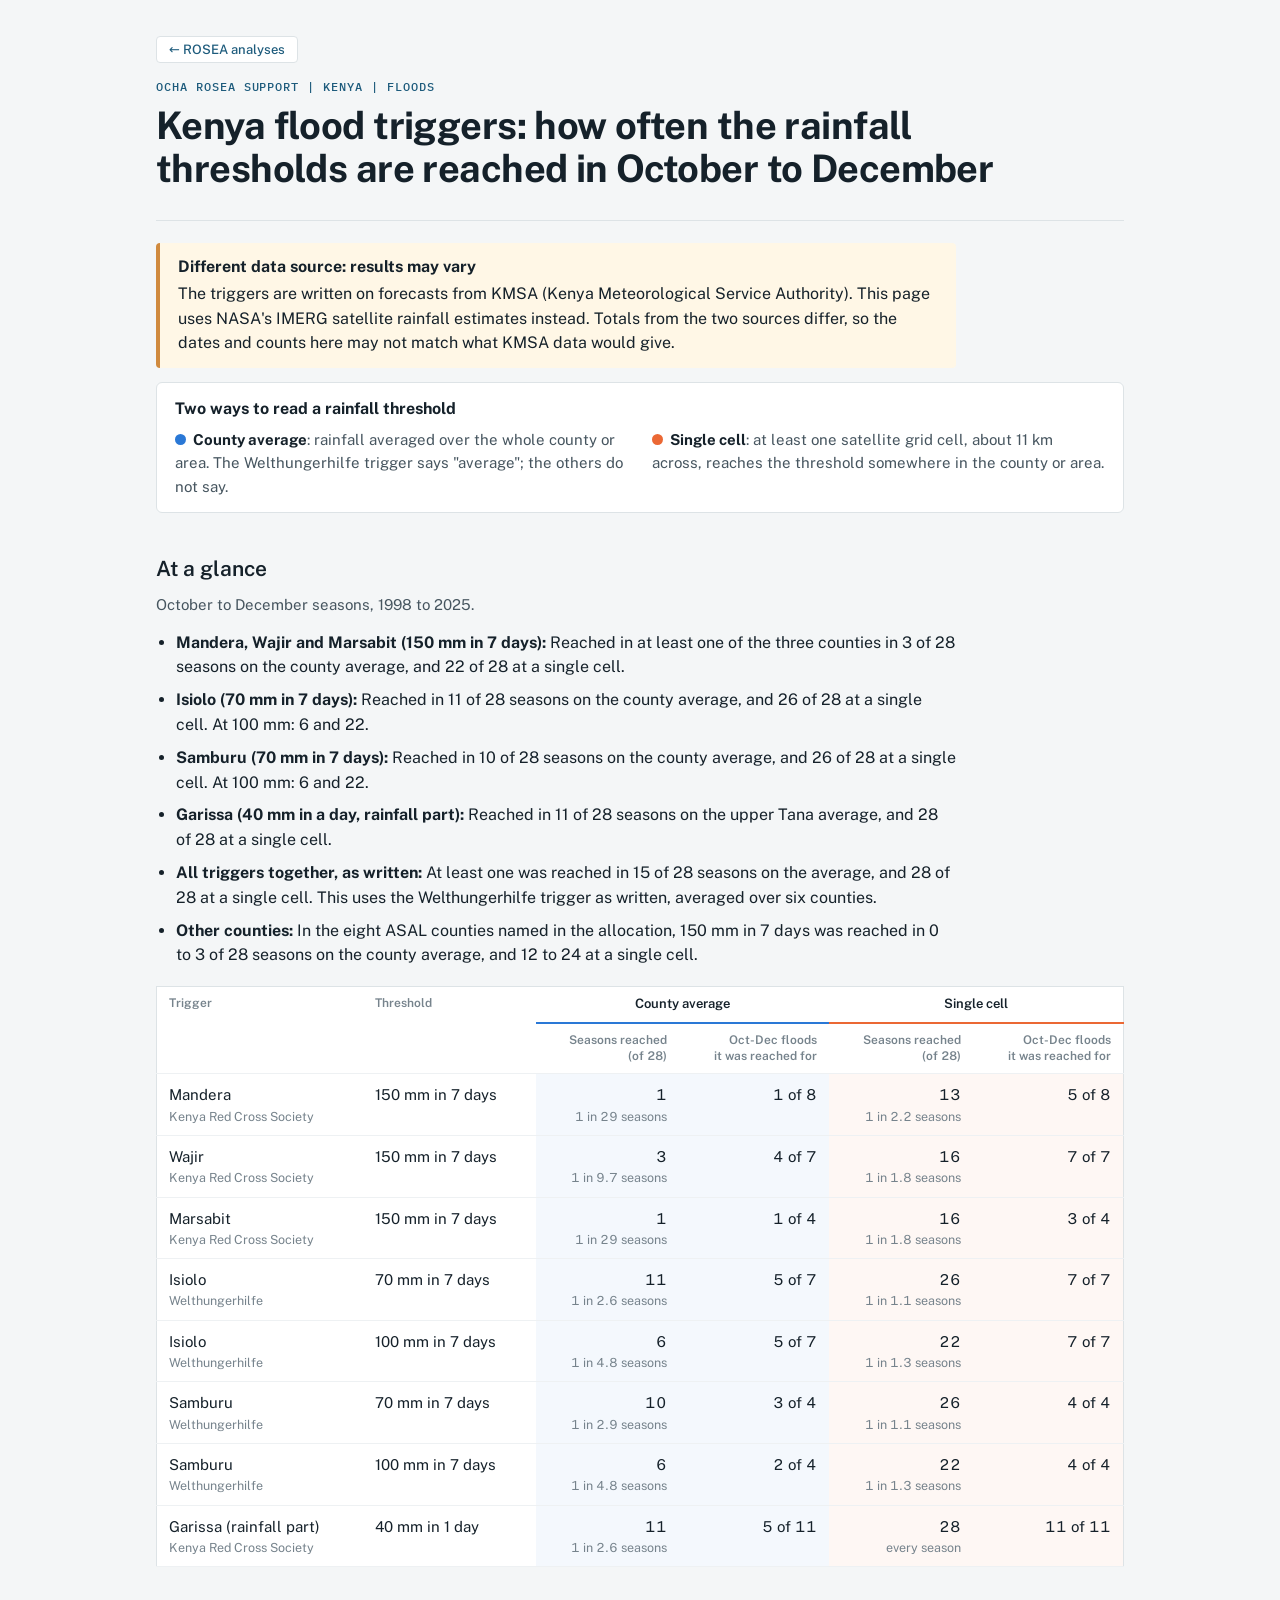
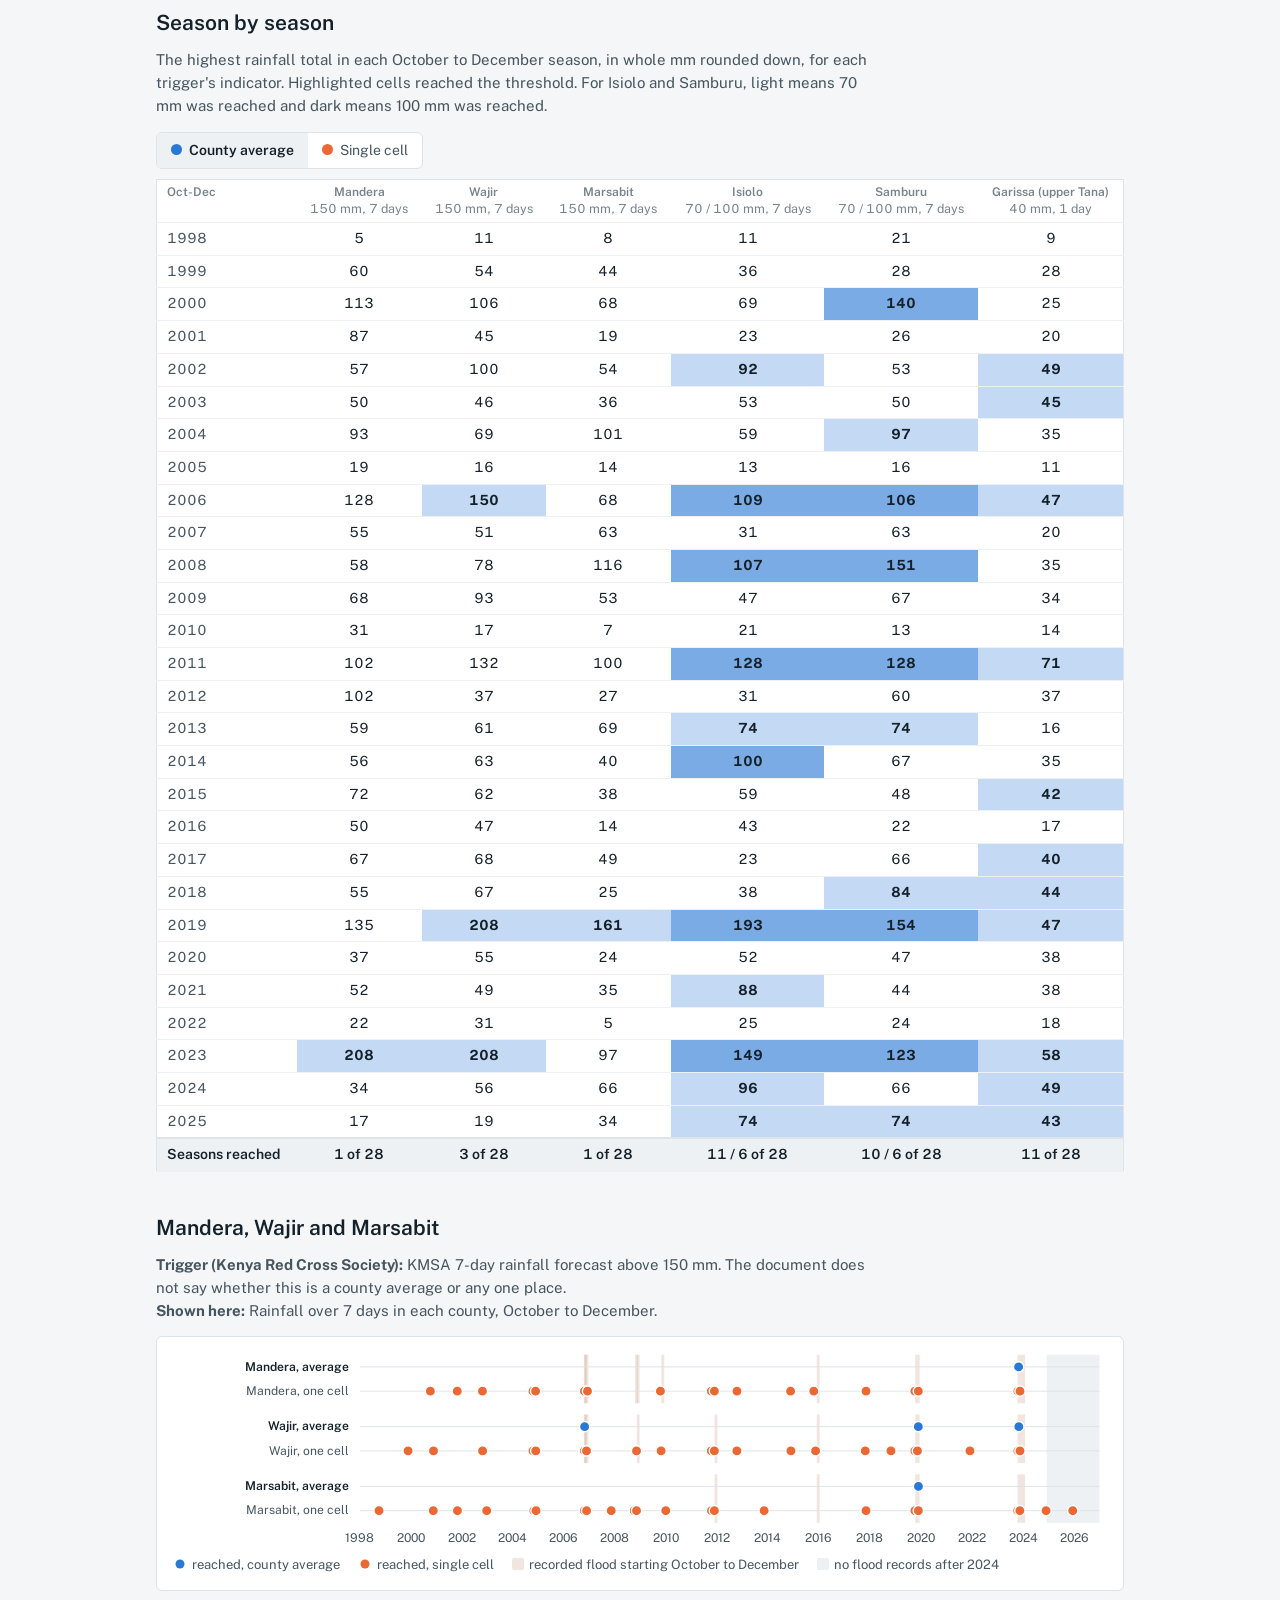
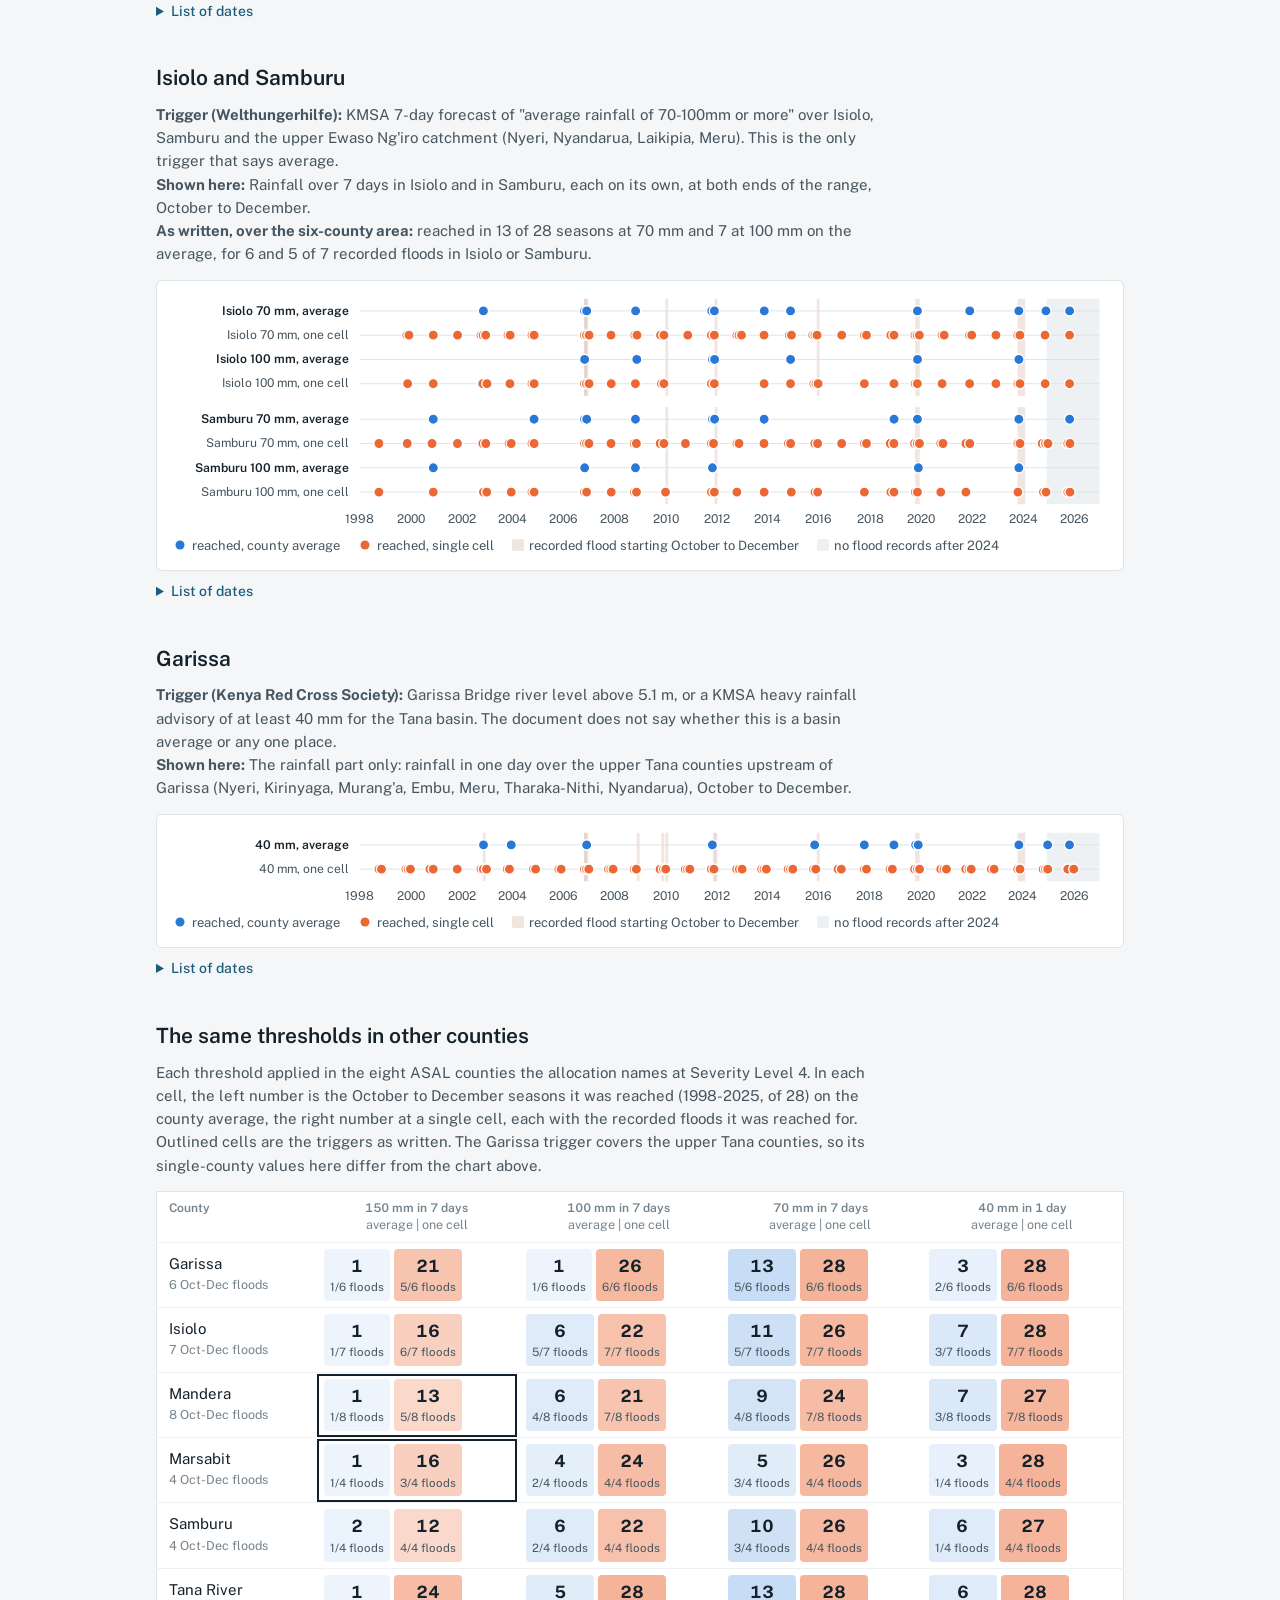
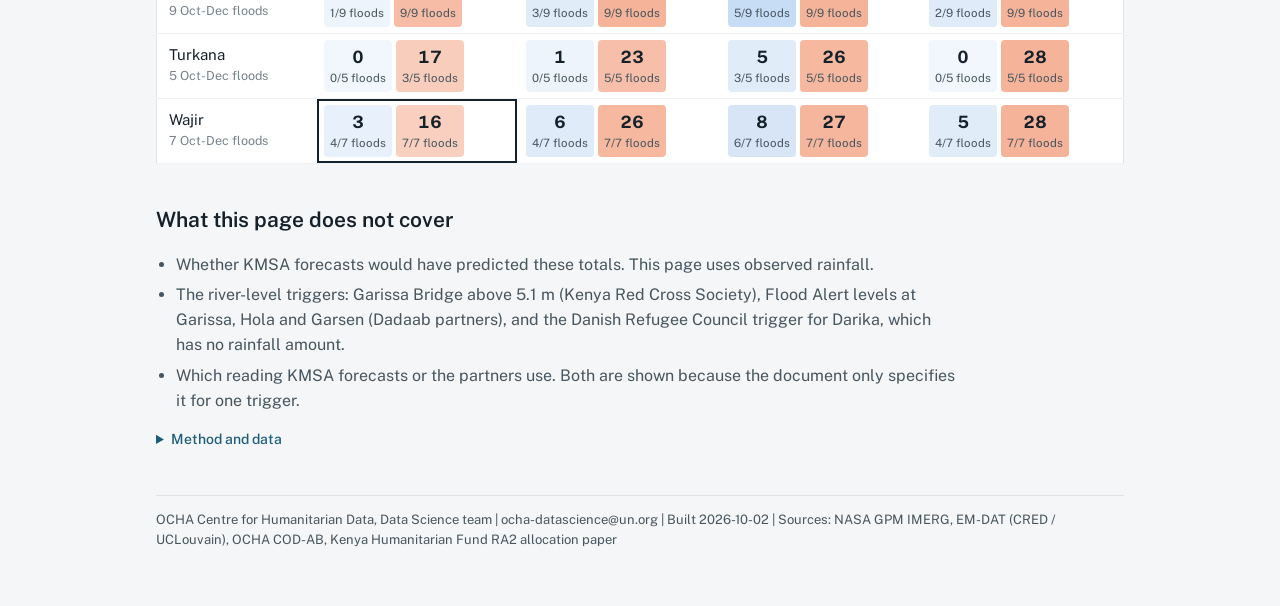
<file: flood/ken/ken_khf_trigger_review.html>
<!doctype html>
<html lang="en">
<head>
<meta charset="utf-8">
<meta name="viewport" content="width=device-width, initial-scale=1">
<title>Kenya Flood Triggers</title>
<meta name="description" content="How often the Kenya Humanitarian Fund RA2 rainfall thresholds are reached in October to December seasons since 1998, as a county average and at a single grid cell, against recorded floods.">
<link rel="preconnect" href="https://fonts.googleapis.com">
<link rel="stylesheet" href="https://fonts.googleapis.com/css2?family=Public+Sans:wght@400;500;600;700&family=IBM+Plex+Mono:wght@400;500&display=swap">
<style>
:root{color-scheme:light;--bg:#F4F6F7;--surface:#FFFFFF;--ink:#15212A;--ink2:#46555F;--muted:#76838C;--rule:#DDE3E6;--rule2:#EEF1F3;
--accent:#1D5B7C;--dot:#2a78d6;--dot2:#eb6834;--band:rgba(140,58,11,.13);--note:#FFF7E6;--noteb:#D08A3E;
--sans:"Public Sans",system-ui,-apple-system,"Segoe UI",sans-serif;--mono:"IBM Plex Mono",ui-monospace,Consolas,monospace}
@media (prefers-color-scheme:dark){:root:not([data-theme="light"]){color-scheme:dark;--bg:#11171B;--surface:#182026;--ink:#E6ECEF;--ink2:#AAB6BD;
--muted:#7F8C94;--rule:#2B353B;--rule2:#222B31;--accent:#7DB6D6;--dot:#3987e5;--dot2:#d95926;--band:rgba(242,179,107,.18);--note:#2A2418;--noteb:#B9773A}}
:root[data-theme="dark"]{color-scheme:dark;--bg:#11171B;--surface:#182026;--ink:#E6ECEF;--ink2:#AAB6BD;--muted:#7F8C94;--rule:#2B353B;
--rule2:#222B31;--accent:#7DB6D6;--dot:#3987e5;--dot2:#d95926;--band:rgba(242,179,107,.18);--note:#2A2418;--noteb:#B9773A}
*{box-sizing:border-box}
body{margin:0;background:var(--bg);color:var(--ink);font-family:var(--sans);font-size:16px;line-height:1.55}
.wrap{max-width:1000px;margin:0 auto;padding:36px 16px 56px}
header{padding-bottom:18px;border-bottom:1px solid var(--rule)}
.eyebrow{font:500 12px/1 var(--mono);letter-spacing:.08em;text-transform:uppercase;color:var(--accent)}
h1{font-size:clamp(26px,4.6vw,38px);line-height:1.12;margin:12px 0;font-weight:700;letter-spacing:-.015em;text-wrap:balance}
.note{background:var(--note);border-left:4px solid var(--noteb);border-radius:4px;padding:12px 18px;margin-top:22px;max-width:80ch}
.note b{display:block;margin-bottom:2px}
.reading{background:var(--surface);border:1px solid var(--rule);border-radius:6px;padding:14px 18px;margin-top:14px}
.reading>b{display:block;margin-bottom:6px}
.reading .two{display:grid;grid-template-columns:repeat(auto-fit,minmax(280px,1fr));gap:8px 24px;font-size:15px;color:var(--ink2)}
.reading .two b{color:var(--ink)}
.key{display:inline-block;width:11px;height:11px;border-radius:50%;margin-right:7px;vertical-align:0}
.key.k1{background:var(--dot)}.key.k2{background:var(--dot2)}
section{margin-top:40px}
h2{font-size:21px;margin:0 0 8px;font-weight:600}
h4{font-size:13px;margin:10px 0 4px}
.sub{color:var(--ink2);max-width:80ch;margin:0 0 14px;font-size:15px}
ul.findings{padding-left:20px;margin:0 0 18px;max-width:80ch}ul.findings li{margin:8px 0}
.panel{background:var(--surface);border:1px solid var(--rule);border-radius:6px;padding:14px 16px}
.scroll{overflow-x:auto}
table{border-collapse:collapse;width:100%;font-size:15px;background:var(--surface);border:1px solid var(--rule)}
th,td{padding:9px 12px;border-bottom:1px solid var(--rule2);text-align:left;vertical-align:top}
th{font-size:12px;font-weight:600;color:var(--muted);line-height:1.3}
table.sum th.grp{text-align:center;color:var(--ink);font-size:13px;border-bottom:2px solid}
table.sum th.grp.g1{border-bottom-color:var(--dot)}table.sum th.grp.g2{border-bottom-color:var(--dot2)}
table.sum td.g1{background:rgba(42,120,214,.05)}table.sum td.g2{background:rgba(235,104,52,.05)}
.n{text-align:right;font-variant-numeric:tabular-nums;white-space:nowrap}
.sm{font-size:12.5px;color:var(--muted);font-weight:400}
.mono{font-family:var(--mono);font-size:13px}
table.heat th.n{text-align:center}
table.heat td.pair{white-space:nowrap;padding:6px}
table.heat td.pair .v{display:inline-flex;flex-direction:column;align-items:center;min-width:64px;padding:4px 6px;border-radius:4px;margin:0 2px}
table.heat td.pair .v b{font-size:17px;font-variant-numeric:tabular-nums}
table.heat td.pair .v i{font-style:normal;font-size:11.5px;color:var(--ink2)}
table.heat td.aw{outline:2px solid var(--ink);outline-offset:-3px}
.timeline .svgwrap{overflow-x:auto}
.timeline .svgwrap svg{display:block;width:100%;height:auto;min-width:680px}
.timeline .svgwrap svg text{font-family:var(--sans);fill:var(--ink2);font-size:13px}
.timeline .svgwrap svg text.strong{fill:var(--ink);font-weight:600}
.legend{display:flex;flex-wrap:wrap;gap:6px 18px;font-size:13px;color:var(--ink2);margin-top:8px}
.legend span{white-space:nowrap}
.legend svg{display:inline-block;width:14px;height:14px;vertical-align:-2px;margin-right:5px}
.legend i{display:inline-block;width:12px;height:12px;border-radius:2px;vertical-align:-1px;margin-right:5px}
details{margin-top:10px;font-size:14px}
summary{cursor:pointer;color:var(--accent);font-weight:500}
ul.dates{list-style:none;padding:0;margin:4px 0 6px;columns:4 170px;column-gap:24px}
ul.dates li{padding:2px 0;break-inside:avoid;color:var(--ink2)}
ul.notes{padding-left:20px;max-width:80ch;color:var(--ink2)}ul.notes li{margin:6px 0}
.tip{position:fixed;pointer-events:none;background:var(--surface);color:var(--ink);border:1px solid var(--rule);border-radius:4px;padding:6px 9px;font-size:13px;box-shadow:0 2px 8px rgba(0,0,0,.12);display:none;z-index:9;max-width:300px}
.tip .sm{margin-top:2px}
.seg{display:inline-flex;border:1px solid var(--rule);border-radius:6px;overflow:hidden;background:var(--surface);margin:0 0 10px}
.seg button{border:0;background:transparent;color:var(--ink2);padding:7px 14px;font:inherit;font-size:14px;cursor:pointer}
.seg button[aria-pressed="true"]{background:var(--rule2);color:var(--ink);font-weight:600}
table.season{font-size:14px}
table.season th,table.season td{padding:5px 10px}
table.season td.yr{font-variant-numeric:tabular-nums;color:var(--ink2)}
table.season td.n{text-align:center}
table.season th.n{text-align:center}
table.season.county td.met{background:rgba(42,120,214,.28);font-weight:700}
table.season.county td.met.hi{background:rgba(42,120,214,.62)}
table.season.cell td.met{background:rgba(235,104,52,.28);font-weight:700}
table.season.cell td.met.hi{background:rgba(235,104,52,.62)}
table.season tr.tot td{border-top:2px solid var(--rule);font-weight:600;background:var(--rule2)}
.home{display:inline-block;margin:0 0 18px;padding:6px 12px;font:500 13px/1 var(--sans);color:var(--accent);background:var(--surface);border:1px solid var(--rule);border-radius:4px;text-decoration:none}
footer{margin-top:44px;padding-top:14px;border-top:1px solid var(--rule);font-size:13px;color:var(--ink2)}
</style>
</head>
<body>
<div class="wrap">
<a class="home" href="../">← ROSEA analyses</a>
<header>
  <div class="eyebrow">OCHA ROSEA support | Kenya | floods</div>
  <h1>Kenya flood triggers: how often the rainfall thresholds are reached in October to December</h1>
</header>

<div class="note"><b>Different data source: results may vary</b>The triggers are written on forecasts from KMSA (Kenya Meteorological Service Authority). This page uses NASA's IMERG satellite rainfall estimates instead. Totals from the two sources differ, so the dates and counts here may not match what KMSA data would give.</div>
<div class="reading"><b>Two ways to read a rainfall threshold</b>
<div class="two"><div><span class="key k1"></span><b>County average</b>: rainfall averaged over the whole county or area. The Welthungerhilfe trigger says "average"; the others do not say.</div>
<div><span class="key k2"></span><b>Single cell</b>: at least one satellite grid cell, about 11 km across, reaches the threshold somewhere in the county or area.</div></div></div>

<section id="findings">
<h2>At a glance</h2>
<p class="sub">October to December seasons, 1998 to 2025.</p>
<ul class='findings'><li><b>Mandera, Wajir and Marsabit (150 mm in 7 days):</b> Reached in at least one of the three counties in 3 of 28 seasons on the county average, and 22 of 28 at a single cell.</li><li><b>Isiolo (70 mm in 7 days):</b> Reached in 11 of 28 seasons on the county average, and 26 of 28 at a single cell. At 100 mm: 6 and 22.</li><li><b>Samburu (70 mm in 7 days):</b> Reached in 10 of 28 seasons on the county average, and 26 of 28 at a single cell. At 100 mm: 6 and 22.</li><li><b>Garissa (40 mm in a day, rainfall part):</b> Reached in 11 of 28 seasons on the upper Tana average, and 28 of 28 at a single cell.</li><li><b>All triggers together, as written:</b> At least one was reached in 15 of 28 seasons on the average, and 28 of 28 at a single cell. This uses the Welthungerhilfe trigger as written, averaged over six counties.</li><li><b>Other counties:</b> In the eight ASAL counties named in the allocation, 150 mm in 7 days was reached in 0 to 3 of 28 seasons on the county average, and 12 to 24 at a single cell.</li></ul>
<div class='scroll'><table class='sum'><thead><tr><th rowspan='2'>Trigger</th><th rowspan='2'>Threshold</th><th colspan='2' class='grp g1'>County average</th><th colspan='2' class='grp g2'>Single cell</th></tr><tr><th class='n g1'>Seasons reached<br>(of 28)</th><th class='n g1'>Oct-Dec floods<br>it was reached for</th><th class='n g2'>Seasons reached<br>(of 28)</th><th class='n g2'>Oct-Dec floods<br>it was reached for</th></tr></thead><tbody><tr><td>Mandera<div class='sm'>Kenya Red Cross Society</div></td><td>150 mm in 7 days</td><td class='n g1'>1<div class='sm'>1 in 29 seasons</div></td><td class='n g1'>1 of 8</td><td class='n g2'>13<div class='sm'>1 in 2.2 seasons</div></td><td class='n g2'>5 of 8</td></tr><tr><td>Wajir<div class='sm'>Kenya Red Cross Society</div></td><td>150 mm in 7 days</td><td class='n g1'>3<div class='sm'>1 in 9.7 seasons</div></td><td class='n g1'>4 of 7</td><td class='n g2'>16<div class='sm'>1 in 1.8 seasons</div></td><td class='n g2'>7 of 7</td></tr><tr><td>Marsabit<div class='sm'>Kenya Red Cross Society</div></td><td>150 mm in 7 days</td><td class='n g1'>1<div class='sm'>1 in 29 seasons</div></td><td class='n g1'>1 of 4</td><td class='n g2'>16<div class='sm'>1 in 1.8 seasons</div></td><td class='n g2'>3 of 4</td></tr><tr><td>Isiolo<div class='sm'>Welthungerhilfe</div></td><td>70 mm in 7 days</td><td class='n g1'>11<div class='sm'>1 in 2.6 seasons</div></td><td class='n g1'>5 of 7</td><td class='n g2'>26<div class='sm'>1 in 1.1 seasons</div></td><td class='n g2'>7 of 7</td></tr><tr><td>Isiolo<div class='sm'>Welthungerhilfe</div></td><td>100 mm in 7 days</td><td class='n g1'>6<div class='sm'>1 in 4.8 seasons</div></td><td class='n g1'>5 of 7</td><td class='n g2'>22<div class='sm'>1 in 1.3 seasons</div></td><td class='n g2'>7 of 7</td></tr><tr><td>Samburu<div class='sm'>Welthungerhilfe</div></td><td>70 mm in 7 days</td><td class='n g1'>10<div class='sm'>1 in 2.9 seasons</div></td><td class='n g1'>3 of 4</td><td class='n g2'>26<div class='sm'>1 in 1.1 seasons</div></td><td class='n g2'>4 of 4</td></tr><tr><td>Samburu<div class='sm'>Welthungerhilfe</div></td><td>100 mm in 7 days</td><td class='n g1'>6<div class='sm'>1 in 4.8 seasons</div></td><td class='n g1'>2 of 4</td><td class='n g2'>22<div class='sm'>1 in 1.3 seasons</div></td><td class='n g2'>4 of 4</td></tr><tr><td>Garissa (rainfall part)<div class='sm'>Kenya Red Cross Society</div></td><td>40 mm in 1 day</td><td class='n g1'>11<div class='sm'>1 in 2.6 seasons</div></td><td class='n g1'>5 of 11</td><td class='n g2'>28<div class='sm'>every season</div></td><td class='n g2'>11 of 11</td></tr></tbody></table></div>
</section>


<section id="seasons">
  <h2>Season by season</h2>
  <p class="sub">The highest rainfall total in each October to December season, in whole mm rounded down, for each trigger's indicator. Highlighted cells reached the threshold. For Isiolo and Samburu, light means 70 mm was reached and dark means 100 mm was reached.</p>
  <div class="seg" role="group" aria-label="Reading">
    <button type="button" data-r="county" aria-pressed="true"><span class="key k1"></span>County average</button>
    <button type="button" data-r="cell" aria-pressed="false"><span class="key k2"></span>Single cell</button>
  </div>
  <div class="season-wrap" data-r="county"><div class='scroll'><table class='season county'><thead><tr><th>Oct-Dec</th><th class='n'>Mandera<div class='sm'>150 mm, 7 days</div></th><th class='n'>Wajir<div class='sm'>150 mm, 7 days</div></th><th class='n'>Marsabit<div class='sm'>150 mm, 7 days</div></th><th class='n'>Isiolo<div class='sm'>70 / 100 mm, 7 days</div></th><th class='n'>Samburu<div class='sm'>70 / 100 mm, 7 days</div></th><th class='n'>Garissa (upper Tana)<div class='sm'>40 mm, 1 day</div></th></tr></thead><tbody><tr><td class='yr'>1998</td><td class='n '>5</td><td class='n '>11</td><td class='n '>8</td><td class='n '>11</td><td class='n '>21</td><td class='n '>9</td></tr><tr><td class='yr'>1999</td><td class='n '>60</td><td class='n '>54</td><td class='n '>44</td><td class='n '>36</td><td class='n '>28</td><td class='n '>28</td></tr><tr><td class='yr'>2000</td><td class='n '>113</td><td class='n '>106</td><td class='n '>68</td><td class='n '>69</td><td class='n met hi'>140</td><td class='n '>25</td></tr><tr><td class='yr'>2001</td><td class='n '>87</td><td class='n '>45</td><td class='n '>19</td><td class='n '>23</td><td class='n '>26</td><td class='n '>20</td></tr><tr><td class='yr'>2002</td><td class='n '>57</td><td class='n '>100</td><td class='n '>54</td><td class='n met'>92</td><td class='n '>53</td><td class='n met'>49</td></tr><tr><td class='yr'>2003</td><td class='n '>50</td><td class='n '>46</td><td class='n '>36</td><td class='n '>53</td><td class='n '>50</td><td class='n met'>45</td></tr><tr><td class='yr'>2004</td><td class='n '>93</td><td class='n '>69</td><td class='n '>101</td><td class='n '>59</td><td class='n met'>97</td><td class='n '>35</td></tr><tr><td class='yr'>2005</td><td class='n '>19</td><td class='n '>16</td><td class='n '>14</td><td class='n '>13</td><td class='n '>16</td><td class='n '>11</td></tr><tr><td class='yr'>2006</td><td class='n '>128</td><td class='n met'>150</td><td class='n '>68</td><td class='n met hi'>109</td><td class='n met hi'>106</td><td class='n met'>47</td></tr><tr><td class='yr'>2007</td><td class='n '>55</td><td class='n '>51</td><td class='n '>63</td><td class='n '>31</td><td class='n '>63</td><td class='n '>20</td></tr><tr><td class='yr'>2008</td><td class='n '>58</td><td class='n '>78</td><td class='n '>116</td><td class='n met hi'>107</td><td class='n met hi'>151</td><td class='n '>35</td></tr><tr><td class='yr'>2009</td><td class='n '>68</td><td class='n '>93</td><td class='n '>53</td><td class='n '>47</td><td class='n '>67</td><td class='n '>34</td></tr><tr><td class='yr'>2010</td><td class='n '>31</td><td class='n '>17</td><td class='n '>7</td><td class='n '>21</td><td class='n '>13</td><td class='n '>14</td></tr><tr><td class='yr'>2011</td><td class='n '>102</td><td class='n '>132</td><td class='n '>100</td><td class='n met hi'>128</td><td class='n met hi'>128</td><td class='n met'>71</td></tr><tr><td class='yr'>2012</td><td class='n '>102</td><td class='n '>37</td><td class='n '>27</td><td class='n '>31</td><td class='n '>60</td><td class='n '>37</td></tr><tr><td class='yr'>2013</td><td class='n '>59</td><td class='n '>61</td><td class='n '>69</td><td class='n met'>74</td><td class='n met'>74</td><td class='n '>16</td></tr><tr><td class='yr'>2014</td><td class='n '>56</td><td class='n '>63</td><td class='n '>40</td><td class='n met hi'>100</td><td class='n '>67</td><td class='n '>35</td></tr><tr><td class='yr'>2015</td><td class='n '>72</td><td class='n '>62</td><td class='n '>38</td><td class='n '>59</td><td class='n '>48</td><td class='n met'>42</td></tr><tr><td class='yr'>2016</td><td class='n '>50</td><td class='n '>47</td><td class='n '>14</td><td class='n '>43</td><td class='n '>22</td><td class='n '>17</td></tr><tr><td class='yr'>2017</td><td class='n '>67</td><td class='n '>68</td><td class='n '>49</td><td class='n '>23</td><td class='n '>66</td><td class='n met'>40</td></tr><tr><td class='yr'>2018</td><td class='n '>55</td><td class='n '>67</td><td class='n '>25</td><td class='n '>38</td><td class='n met'>84</td><td class='n met'>44</td></tr><tr><td class='yr'>2019</td><td class='n '>135</td><td class='n met'>208</td><td class='n met'>161</td><td class='n met hi'>193</td><td class='n met hi'>154</td><td class='n met'>47</td></tr><tr><td class='yr'>2020</td><td class='n '>37</td><td class='n '>55</td><td class='n '>24</td><td class='n '>52</td><td class='n '>47</td><td class='n '>38</td></tr><tr><td class='yr'>2021</td><td class='n '>52</td><td class='n '>49</td><td class='n '>35</td><td class='n met'>88</td><td class='n '>44</td><td class='n '>38</td></tr><tr><td class='yr'>2022</td><td class='n '>22</td><td class='n '>31</td><td class='n '>5</td><td class='n '>25</td><td class='n '>24</td><td class='n '>18</td></tr><tr><td class='yr'>2023</td><td class='n met'>208</td><td class='n met'>208</td><td class='n '>97</td><td class='n met hi'>149</td><td class='n met hi'>123</td><td class='n met'>58</td></tr><tr><td class='yr'>2024</td><td class='n '>34</td><td class='n '>56</td><td class='n '>66</td><td class='n met'>96</td><td class='n '>66</td><td class='n met'>49</td></tr><tr><td class='yr'>2025</td><td class='n '>17</td><td class='n '>19</td><td class='n '>34</td><td class='n met'>74</td><td class='n met'>74</td><td class='n met'>43</td></tr><tr class='tot'><td>Seasons reached</td><td class='n'>1 of 28</td><td class='n'>3 of 28</td><td class='n'>1 of 28</td><td class='n'>11 / 6 of 28</td><td class='n'>10 / 6 of 28</td><td class='n'>11 of 28</td></tr></tbody></table></div></div>
  <div class="season-wrap" data-r="cell" hidden><div class='scroll'><table class='season cell'><thead><tr><th>Oct-Dec</th><th class='n'>Mandera<div class='sm'>150 mm, 7 days</div></th><th class='n'>Wajir<div class='sm'>150 mm, 7 days</div></th><th class='n'>Marsabit<div class='sm'>150 mm, 7 days</div></th><th class='n'>Isiolo<div class='sm'>70 / 100 mm, 7 days</div></th><th class='n'>Samburu<div class='sm'>70 / 100 mm, 7 days</div></th><th class='n'>Garissa (upper Tana)<div class='sm'>40 mm, 1 day</div></th></tr></thead><tbody><tr><td class='yr'>1998</td><td class='n '>32</td><td class='n '>69</td><td class='n met'>177</td><td class='n '>53</td><td class='n met hi'>133</td><td class='n met'>83</td></tr><tr><td class='yr'>1999</td><td class='n '>139</td><td class='n met'>194</td><td class='n '>147</td><td class='n met hi'>116</td><td class='n met'>98</td><td class='n met'>89</td></tr><tr><td class='yr'>2000</td><td class='n met'>255</td><td class='n met'>261</td><td class='n met'>216</td><td class='n met hi'>183</td><td class='n met hi'>246</td><td class='n met'>114</td></tr><tr><td class='yr'>2001</td><td class='n met'>218</td><td class='n '>141</td><td class='n met'>180</td><td class='n met'>89</td><td class='n met'>83</td><td class='n met'>82</td></tr><tr><td class='yr'>2002</td><td class='n met'>186</td><td class='n met'>216</td><td class='n met'>253</td><td class='n met hi'>152</td><td class='n met hi'>131</td><td class='n met'>100</td></tr><tr><td class='yr'>2003</td><td class='n '>116</td><td class='n '>132</td><td class='n '>144</td><td class='n met hi'>122</td><td class='n met hi'>125</td><td class='n met'>101</td></tr><tr><td class='yr'>2004</td><td class='n met'>195</td><td class='n met'>187</td><td class='n met'>231</td><td class='n met hi'>171</td><td class='n met hi'>185</td><td class='n met'>83</td></tr><tr><td class='yr'>2005</td><td class='n '>56</td><td class='n '>123</td><td class='n '>92</td><td class='n '>66</td><td class='n '>66</td><td class='n met'>69</td></tr><tr><td class='yr'>2006</td><td class='n met'>300</td><td class='n met'>304</td><td class='n met'>216</td><td class='n met hi'>289</td><td class='n met hi'>174</td><td class='n met'>104</td></tr><tr><td class='yr'>2007</td><td class='n '>94</td><td class='n '>130</td><td class='n met'>162</td><td class='n met hi'>108</td><td class='n met hi'>143</td><td class='n met'>94</td></tr><tr><td class='yr'>2008</td><td class='n '>146</td><td class='n met'>203</td><td class='n met'>307</td><td class='n met hi'>230</td><td class='n met hi'>358</td><td class='n met'>141</td></tr><tr><td class='yr'>2009</td><td class='n met'>181</td><td class='n met'>250</td><td class='n met'>235</td><td class='n met hi'>108</td><td class='n met hi'>205</td><td class='n met'>87</td></tr><tr><td class='yr'>2010</td><td class='n '>81</td><td class='n '>143</td><td class='n '>70</td><td class='n met'>75</td><td class='n met'>74</td><td class='n met'>136</td></tr><tr><td class='yr'>2011</td><td class='n met'>298</td><td class='n met'>390</td><td class='n met'>250</td><td class='n met hi'>247</td><td class='n met hi'>228</td><td class='n met'>162</td></tr><tr><td class='yr'>2012</td><td class='n met'>194</td><td class='n met'>228</td><td class='n '>127</td><td class='n met'>91</td><td class='n met hi'>133</td><td class='n met'>183</td></tr><tr><td class='yr'>2013</td><td class='n '>107</td><td class='n '>138</td><td class='n met'>176</td><td class='n met hi'>169</td><td class='n met hi'>156</td><td class='n met'>82</td></tr><tr><td class='yr'>2014</td><td class='n met'>168</td><td class='n met'>162</td><td class='n '>128</td><td class='n met hi'>199</td><td class='n met hi'>137</td><td class='n met'>112</td></tr><tr><td class='yr'>2015</td><td class='n met'>168</td><td class='n met'>229</td><td class='n '>144</td><td class='n met hi'>203</td><td class='n met hi'>131</td><td class='n met'>152</td></tr><tr><td class='yr'>2016</td><td class='n '>125</td><td class='n '>105</td><td class='n '>66</td><td class='n met'>87</td><td class='n met'>83</td><td class='n met'>87</td></tr><tr><td class='yr'>2017</td><td class='n met'>173</td><td class='n met'>208</td><td class='n met'>198</td><td class='n met hi'>184</td><td class='n met hi'>165</td><td class='n met'>108</td></tr><tr><td class='yr'>2018</td><td class='n '>132</td><td class='n met'>160</td><td class='n '>134</td><td class='n met hi'>193</td><td class='n met hi'>211</td><td class='n met'>152</td></tr><tr><td class='yr'>2019</td><td class='n met'>236</td><td class='n met'>344</td><td class='n met'>261</td><td class='n met hi'>372</td><td class='n met hi'>299</td><td class='n met'>139</td></tr><tr><td class='yr'>2020</td><td class='n '>114</td><td class='n '>131</td><td class='n '>136</td><td class='n met hi'>127</td><td class='n met hi'>121</td><td class='n met'>113</td></tr><tr><td class='yr'>2021</td><td class='n '>79</td><td class='n met'>150</td><td class='n '>100</td><td class='n met hi'>353</td><td class='n met hi'>101</td><td class='n met'>162</td></tr><tr><td class='yr'>2022</td><td class='n '>67</td><td class='n '>97</td><td class='n '>54</td><td class='n met hi'>140</td><td class='n '>66</td><td class='n met'>147</td></tr><tr><td class='yr'>2023</td><td class='n met'>366</td><td class='n met'>374</td><td class='n met'>278</td><td class='n met hi'>280</td><td class='n met hi'>289</td><td class='n met'>123</td></tr><tr><td class='yr'>2024</td><td class='n '>101</td><td class='n '>125</td><td class='n met'>190</td><td class='n met hi'>256</td><td class='n met hi'>149</td><td class='n met'>154</td></tr><tr><td class='yr'>2025</td><td class='n '>63</td><td class='n '>103</td><td class='n met'>152</td><td class='n met hi'>232</td><td class='n met hi'>183</td><td class='n met'>157</td></tr><tr class='tot'><td>Seasons reached</td><td class='n'>13 of 28</td><td class='n'>16 of 28</td><td class='n'>16 of 28</td><td class='n'>26 / 22 of 28</td><td class='n'>26 / 22 of 28</td><td class='n'>28 of 28</td></tr></tbody></table></div></div>
</section>


<section id="north-east">
  <h2>Mandera, Wajir and Marsabit</h2>
  <p class="sub"><b>Trigger (Kenya Red Cross Society):</b> KMSA 7-day rainfall forecast above 150 mm. The document does not say whether this is a county average or any one place.<br><b>Shown here:</b> Rainfall over 7 days in each county, October to December.</p>
  <div class="panel timeline" data-group="north-east"><div class="svgwrap"></div><div class='legend'><span><svg width='14' height='14'><circle cx='7' cy='7' r='4.5' fill='var(--dot)'/></svg>reached, county average</span><span><svg width='14' height='14'><circle cx='7' cy='7' r='4.5' fill='var(--dot2)'/></svg>reached, single cell</span><span><i style='background:var(--band)'></i>recorded flood starting October to December</span><span><i style='background:var(--rule2)'></i>no flood records after 2024</span></div></div>
  <details><summary>List of dates</summary><p class='sm'>Date the threshold was first reached | highest total on that occasion</p><h4>Mandera, county average</h4><ul class='dates'><li><span class='mono'>30 Oct 2023</span> | 209 mm</li></ul><h4>Wajir, county average</h4><ul class='dates'><li><span class='mono'>25 Oct 2006</span> | 151 mm</li><li><span class='mono'>24 Nov 2019</span> | 208 mm</li><li><span class='mono'>02 Nov 2023</span> | 208 mm</li></ul><h4>Marsabit, county average</h4><ul class='dates'><li><span class='mono'>26 Nov 2019</span> | 161 mm</li></ul><h4>Mandera, single cell</h4><ul class='dates'><li><span class='mono'>07 Oct 2000</span> | 256 mm</li><li><span class='mono'>27 Oct 2001</span> | 219 mm</li><li><span class='mono'>23 Oct 2002</span> | 186 mm</li><li><span class='mono'>16 Oct 2004</span> | 196 mm</li><li><span class='mono'>22 Nov 2004</span> | 151 mm</li><li><span class='mono'>22 Oct 2006</span> | 300 mm</li><li><span class='mono'>05 Dec 2006</span> | 163 mm</li><li><span class='mono'>14 Oct 2009</span> | 181 mm</li><li><span class='mono'>13 Oct 2011</span> | 298 mm</li><li><span class='mono'>26 Nov 2011</span> | 209 mm</li><li><span class='mono'>14 Oct 2012</span> | 194 mm</li><li><span class='mono'>21 Nov 2014</span> | 168 mm</li><li><span class='mono'>19 Oct 2015</span> | 169 mm</li><li><span class='mono'>05 Nov 2017</span> | 173 mm</li><li><span class='mono'>05 Oct 2019</span> | 236 mm</li><li><span class='mono'>24 Nov 2019</span> | 222 mm</li><li><span class='mono'>19 Oct 2023</span> | 366 mm</li><li><span class='mono'>19 Nov 2023</span> | 249 mm</li></ul><h4>Wajir, single cell</h4><ul class='dates'><li><span class='mono'>23 Nov 1999</span> | 195 mm</li><li><span class='mono'>21 Nov 2000</span> | 261 mm</li><li><span class='mono'>25 Oct 2002</span> | 216 mm</li><li><span class='mono'>16 Oct 2004</span> | 188 mm</li><li><span class='mono'>24 Nov 2004</span> | 157 mm</li><li><span class='mono'>21 Oct 2006</span> | 304 mm</li><li><span class='mono'>21 Nov 2006</span> | 209 mm</li><li><span class='mono'>06 Nov 2008</span> | 204 mm</li><li><span class='mono'>24 Oct 2009</span> | 251 mm</li><li><span class='mono'>13 Oct 2011</span> | 390 mm</li><li><span class='mono'>26 Nov 2011</span> | 203 mm</li><li><span class='mono'>13 Oct 2012</span> | 228 mm</li><li><span class='mono'>26 Nov 2014</span> | 163 mm</li><li><span class='mono'>14 Nov 2015</span> | 229 mm</li><li><span class='mono'>25 Oct 2017</span> | 209 mm</li><li><span class='mono'>28 Oct 2018</span> | 161 mm</li><li><span class='mono'>06 Oct 2019</span> | 243 mm</li><li><span class='mono'>11 Nov 2019</span> | 344 mm</li><li><span class='mono'>02 Dec 2021</span> | 150 mm</li><li><span class='mono'>19 Oct 2023</span> | 375 mm</li><li><span class='mono'>19 Nov 2023</span> | 298 mm</li></ul><h4>Marsabit, single cell</h4><ul class='dates'><li><span class='mono'>03 Oct 1998</span> | 177 mm</li><li><span class='mono'>18 Nov 2000</span> | 216 mm</li><li><span class='mono'>30 Oct 2001</span> | 180 mm</li><li><span class='mono'>23 Dec 2002</span> | 253 mm</li><li><span class='mono'>28 Oct 2004</span> | 232 mm</li><li><span class='mono'>28 Nov 2004</span> | 220 mm</li><li><span class='mono'>22 Oct 2006</span> | 216 mm</li><li><span class='mono'>22 Nov 2006</span> | 183 mm</li><li><span class='mono'>10 Nov 2007</span> | 163 mm</li><li><span class='mono'>04 Oct 2008</span> | 308 mm</li><li><span class='mono'>06 Nov 2008</span> | 243 mm</li><li><span class='mono'>30 Dec 2009</span> | 235 mm</li><li><span class='mono'>15 Oct 2011</span> | 199 mm</li><li><span class='mono'>26 Nov 2011</span> | 251 mm</li><li><span class='mono'>07 Nov 2013</span> | 177 mm</li><li><span class='mono'>05 Nov 2017</span> | 199 mm</li><li><span class='mono'>06 Oct 2019</span> | 224 mm</li><li><span class='mono'>24 Nov 2019</span> | 262 mm</li><li><span class='mono'>17 Oct 2023</span> | 278 mm</li><li><span class='mono'>17 Nov 2023</span> | 277 mm</li><li><span class='mono'>26 Nov 2024</span> | 191 mm</li><li><span class='mono'>13 Dec 2025</span> | 152 mm</li></ul></details>
</section>
<section id="isiolo-samburu">
  <h2>Isiolo and Samburu</h2>
  <p class="sub"><b>Trigger (Welthungerhilfe):</b> KMSA 7-day forecast of "average rainfall of 70-100mm or more" over Isiolo, Samburu and the upper Ewaso Ng'iro catchment (Nyeri, Nyandarua, Laikipia, Meru). This is the only trigger that says average.<br><b>Shown here:</b> Rainfall over 7 days in Isiolo and in Samburu, each on its own, at both ends of the range, October to December.<br><b>As written, over the six-county area:</b> reached in 13 of 28 seasons at 70 mm and 7 at 100 mm on the average, for 6 and 5 of 7 recorded floods in Isiolo or Samburu.</p>
  <div class="panel timeline" data-group="isiolo-samburu"><div class="svgwrap"></div><div class='legend'><span><svg width='14' height='14'><circle cx='7' cy='7' r='4.5' fill='var(--dot)'/></svg>reached, county average</span><span><svg width='14' height='14'><circle cx='7' cy='7' r='4.5' fill='var(--dot2)'/></svg>reached, single cell</span><span><i style='background:var(--band)'></i>recorded flood starting October to December</span><span><i style='background:var(--rule2)'></i>no flood records after 2024</span></div></div>
  <details><summary>List of dates</summary><p class='sm'>Date the threshold was first reached | highest total on that occasion</p><h4>Isiolo 70 mm, county average</h4><ul class='dates'><li><span class='mono'>06 Nov 2002</span> | 93 mm</li><li><span class='mono'>24 Oct 2006</span> | 109 mm</li><li><span class='mono'>24 Nov 2006</span> | 97 mm</li><li><span class='mono'>24 Oct 2008</span> | 108 mm</li><li><span class='mono'>18 Oct 2011</span> | 119 mm</li><li><span class='mono'>26 Nov 2011</span> | 129 mm</li><li><span class='mono'>09 Nov 2013</span> | 74 mm</li><li><span class='mono'>20 Nov 2014</span> | 100 mm</li><li><span class='mono'>11 Nov 2019</span> | 194 mm</li><li><span class='mono'>29 Nov 2021</span> | 88 mm</li><li><span class='mono'>02 Nov 2023</span> | 150 mm</li><li><span class='mono'>24 Nov 2024</span> | 96 mm</li><li><span class='mono'>29 Oct 2025</span> | 74 mm</li></ul><h4>Isiolo 100 mm, county average</h4><ul class='dates'><li><span class='mono'>25 Oct 2006</span> | 109 mm</li><li><span class='mono'>10 Nov 2008</span> | 108 mm</li><li><span class='mono'>29 Oct 2011</span> | 119 mm</li><li><span class='mono'>29 Nov 2011</span> | 129 mm</li><li><span class='mono'>21 Nov 2014</span> | 100 mm</li><li><span class='mono'>12 Nov 2019</span> | 194 mm</li><li><span class='mono'>03 Nov 2023</span> | 150 mm</li></ul><h4>Samburu 70 mm, county average</h4><ul class='dates'><li><span class='mono'>18 Nov 2000</span> | 140 mm</li><li><span class='mono'>31 Oct 2004</span> | 98 mm</li><li><span class='mono'>24 Oct 2006</span> | 106 mm</li><li><span class='mono'>24 Nov 2006</span> | 84 mm</li><li><span class='mono'>22 Oct 2008</span> | 152 mm</li><li><span class='mono'>29 Oct 2011</span> | 129 mm</li><li><span class='mono'>29 Nov 2011</span> | 91 mm</li><li><span class='mono'>07 Nov 2013</span> | 74 mm</li><li><span class='mono'>11 Dec 2018</span> | 84 mm</li><li><span class='mono'>11 Nov 2019</span> | 155 mm</li><li><span class='mono'>02 Nov 2023</span> | 124 mm</li><li><span class='mono'>29 Oct 2025</span> | 75 mm</li></ul><h4>Samburu 100 mm, county average</h4><ul class='dates'><li><span class='mono'>19 Nov 2000</span> | 140 mm</li><li><span class='mono'>25 Oct 2006</span> | 106 mm</li><li><span class='mono'>22 Oct 2008</span> | 152 mm</li><li><span class='mono'>29 Oct 2011</span> | 129 mm</li><li><span class='mono'>24 Nov 2019</span> | 155 mm</li><li><span class='mono'>02 Nov 2023</span> | 124 mm</li></ul><h4>Isiolo 70 mm, single cell</h4><ul class='dates'><li><span class='mono'>05 Nov 1999</span> | 116 mm</li><li><span class='mono'>06 Dec 1999</span> | 72 mm</li><li><span class='mono'>18 Nov 2000</span> | 183 mm</li><li><span class='mono'>01 Nov 2001</span> | 90 mm</li><li><span class='mono'>02 Oct 2002</span> | 115 mm</li><li><span class='mono'>02 Nov 2002</span> | 152 mm</li><li><span class='mono'>09 Dec 2002</span> | 104 mm</li><li><span class='mono'>24 Oct 2003</span> | 119 mm</li><li><span class='mono'>24 Nov 2003</span> | 122 mm</li><li><span class='mono'>01 Oct 2004</span> | 171 mm</li><li><span class='mono'>01 Nov 2004</span> | 156 mm</li><li><span class='mono'>20 Oct 2006</span> | 234 mm</li><li><span class='mono'>20 Nov 2006</span> | 289 mm</li><li><span class='mono'>28 Dec 2006</span> | 115 mm</li><li><span class='mono'>07 Nov 2007</span> | 109 mm</li><li><span class='mono'>13 Oct 2008</span> | 230 mm</li><li><span class='mono'>13 Nov 2008</span> | 119 mm</li><li><span class='mono'>16 Oct 2009</span> | 108 mm</li><li><span class='mono'>03 Dec 2009</span> | 108 mm</li><li><span class='mono'>10 Nov 2010</span> | 76 mm</li><li><span class='mono'>14 Oct 2011</span> | 247 mm</li><li><span class='mono'>25 Nov 2011</span> | 231 mm</li><li><span class='mono'>13 Oct 2012</span> | 81 mm</li><li><span class='mono'>13 Nov 2012</span> | 91 mm</li><li><span class='mono'>18 Dec 2012</span> | 80 mm</li><li><span class='mono'>06 Nov 2013</span> | 169 mm</li><li><span class='mono'>02 Nov 2014</span> | 199 mm</li><li><span class='mono'>03 Dec 2014</span> | 114 mm</li><li><span class='mono'>04 Oct 2015</span> | 101 mm</li><li><span class='mono'>04 Nov 2015</span> | 203 mm</li><li><span class='mono'>05 Dec 2015</span> | 136 mm</li><li><span class='mono'>22 Nov 2016</span> | 87 mm</li><li><span class='mono'>12 Oct 2017</span> | 185 mm</li><li><span class='mono'>12 Nov 2017</span> | 78 mm</li><li><span class='mono'>26 Oct 2018</span> | 95 mm</li><li><span class='mono'>10 Dec 2018</span> | 193 mm</li><li><span class='mono'>06 Oct 2019</span> | 236 mm</li><li><span class='mono'>07 Nov 2019</span> | 372 mm</li><li><span class='mono'>09 Dec 2019</span> | 76 mm</li><li><span class='mono'>28 Oct 2020</span> | 128 mm</li><li><span class='mono'>28 Nov 2020</span> | 89 mm</li><li><span class='mono'>26 Nov 2021</span> | 353 mm</li><li><span class='mono'>27 Dec 2021</span> | 72 mm</li><li><span class='mono'>09 Dec 2022</span> | 141 mm</li><li><span class='mono'>18 Oct 2023</span> | 280 mm</li><li><span class='mono'>18 Nov 2023</span> | 192 mm</li><li><span class='mono'>11 Nov 2024</span> | 257 mm</li><li><span class='mono'>28 Oct 2025</span> | 232 mm</li></ul><h4>Isiolo 100 mm, single cell</h4><ul class='dates'><li><span class='mono'>17 Nov 1999</span> | 116 mm</li><li><span class='mono'>18 Nov 2000</span> | 183 mm</li><li><span class='mono'>27 Oct 2002</span> | 152 mm</li><li><span class='mono'>27 Dec 2002</span> | 104 mm</li><li><span class='mono'>21 Nov 2003</span> | 122 mm</li><li><span class='mono'>01 Oct 2004</span> | 171 mm</li><li><span class='mono'>01 Nov 2004</span> | 156 mm</li><li><span class='mono'>21 Oct 2006</span> | 234 mm</li><li><span class='mono'>21 Nov 2006</span> | 289 mm</li><li><span class='mono'>28 Dec 2006</span> | 115 mm</li><li><span class='mono'>10 Nov 2007</span> | 109 mm</li><li><span class='mono'>21 Oct 2008</span> | 230 mm</li><li><span class='mono'>28 Oct 2009</span> | 108 mm</li><li><span class='mono'>03 Dec 2009</span> | 108 mm</li><li><span class='mono'>14 Oct 2011</span> | 247 mm</li><li><span class='mono'>25 Nov 2011</span> | 231 mm</li><li><span class='mono'>07 Nov 2013</span> | 169 mm</li><li><span class='mono'>20 Nov 2014</span> | 199 mm</li><li><span class='mono'>19 Oct 2015</span> | 203 mm</li><li><span class='mono'>19 Nov 2015</span> | 162 mm</li><li><span class='mono'>20 Dec 2015</span> | 100 mm</li><li><span class='mono'>12 Oct 2017</span> | 185 mm</li><li><span class='mono'>10 Dec 2018</span> | 193 mm</li><li><span class='mono'>10 Oct 2019</span> | 236 mm</li><li><span class='mono'>10 Nov 2019</span> | 372 mm</li><li><span class='mono'>29 Oct 2020</span> | 128 mm</li><li><span class='mono'>27 Nov 2021</span> | 353 mm</li><li><span class='mono'>09 Dec 2022</span> | 141 mm</li><li><span class='mono'>19 Oct 2023</span> | 280 mm</li><li><span class='mono'>19 Nov 2023</span> | 192 mm</li><li><span class='mono'>13 Nov 2024</span> | 257 mm</li><li><span class='mono'>28 Oct 2025</span> | 232 mm</li></ul><h4>Samburu 70 mm, single cell</h4><ul class='dates'><li><span class='mono'>02 Oct 1998</span> | 133 mm</li><li><span class='mono'>11 Nov 1999</span> | 98 mm</li><li><span class='mono'>31 Oct 2000</span> | 246 mm</li><li><span class='mono'>30 Oct 2001</span> | 83 mm</li><li><span class='mono'>29 Oct 2002</span> | 131 mm</li><li><span class='mono'>10 Dec 2002</span> | 126 mm</li><li><span class='mono'>08 Nov 2003</span> | 83 mm</li><li><span class='mono'>09 Dec 2003</span> | 125 mm</li><li><span class='mono'>01 Oct 2004</span> | 185 mm</li><li><span class='mono'>01 Nov 2004</span> | 186 mm</li><li><span class='mono'>22 Oct 2006</span> | 175 mm</li><li><span class='mono'>22 Nov 2006</span> | 164 mm</li><li><span class='mono'>26 Dec 2006</span> | 89 mm</li><li><span class='mono'>07 Nov 2007</span> | 144 mm</li><li><span class='mono'>04 Oct 2008</span> | 358 mm</li><li><span class='mono'>04 Nov 2008</span> | 200 mm</li><li><span class='mono'>10 Oct 2009</span> | 94 mm</li><li><span class='mono'>03 Dec 2009</span> | 206 mm</li><li><span class='mono'>07 Oct 2010</span> | 74 mm</li><li><span class='mono'>14 Oct 2011</span> | 189 mm</li><li><span class='mono'>14 Nov 2011</span> | 229 mm</li><li><span class='mono'>13 Oct 2012</span> | 134 mm</li><li><span class='mono'>13 Nov 2012</span> | 80 mm</li><li><span class='mono'>05 Nov 2013</span> | 157 mm</li><li><span class='mono'>20 Oct 2014</span> | 93 mm</li><li><span class='mono'>21 Nov 2014</span> | 137 mm</li><li><span class='mono'>03 Nov 2015</span> | 132 mm</li><li><span class='mono'>13 Dec 2015</span> | 128 mm</li><li><span class='mono'>21 Nov 2016</span> | 83 mm</li><li><span class='mono'>12 Oct 2017</span> | 166 mm</li><li><span class='mono'>12 Nov 2017</span> | 88 mm</li><li><span class='mono'>17 Oct 2018</span> | 113 mm</li><li><span class='mono'>09 Dec 2018</span> | 211 mm</li><li><span class='mono'>01 Oct 2019</span> | 118 mm</li><li><span class='mono'>08 Nov 2019</span> | 299 mm</li><li><span class='mono'>10 Dec 2019</span> | 93 mm</li><li><span class='mono'>10 Oct 2020</span> | 121 mm</li><li><span class='mono'>11 Nov 2020</span> | 94 mm</li><li><span class='mono'>05 Oct 2021</span> | 101 mm</li><li><span class='mono'>29 Nov 2021</span> | 93 mm</li><li><span class='mono'>19 Oct 2023</span> | 289 mm</li><li><span class='mono'>19 Nov 2023</span> | 129 mm</li><li><span class='mono'>01 Oct 2024</span> | 131 mm</li><li><span class='mono'>17 Nov 2024</span> | 150 mm</li><li><span class='mono'>23 Dec 2024</span> | 86 mm</li><li><span class='mono'>03 Oct 2025</span> | 184 mm</li><li><span class='mono'>03 Nov 2025</span> | 154 mm</li></ul><h4>Samburu 100 mm, single cell</h4><ul class='dates'><li><span class='mono'>02 Oct 1998</span> | 133 mm</li><li><span class='mono'>18 Nov 2000</span> | 246 mm</li><li><span class='mono'>06 Nov 2002</span> | 131 mm</li><li><span class='mono'>24 Dec 2002</span> | 126 mm</li><li><span class='mono'>09 Dec 2003</span> | 125 mm</li><li><span class='mono'>01 Oct 2004</span> | 185 mm</li><li><span class='mono'>01 Nov 2004</span> | 186 mm</li><li><span class='mono'>22 Oct 2006</span> | 175 mm</li><li><span class='mono'>22 Nov 2006</span> | 164 mm</li><li><span class='mono'>10 Nov 2007</span> | 144 mm</li><li><span class='mono'>06 Oct 2008</span> | 358 mm</li><li><span class='mono'>06 Nov 2008</span> | 200 mm</li><li><span class='mono'>26 Dec 2009</span> | 206 mm</li><li><span class='mono'>14 Oct 2011</span> | 189 mm</li><li><span class='mono'>25 Nov 2011</span> | 229 mm</li><li><span class='mono'>13 Oct 2012</span> | 134 mm</li><li><span class='mono'>07 Nov 2013</span> | 157 mm</li><li><span class='mono'>01 Dec 2014</span> | 137 mm</li><li><span class='mono'>05 Nov 2015</span> | 132 mm</li><li><span class='mono'>14 Dec 2015</span> | 128 mm</li><li><span class='mono'>12 Oct 2017</span> | 166 mm</li><li><span class='mono'>27 Oct 2018</span> | 113 mm</li><li><span class='mono'>10 Dec 2018</span> | 211 mm</li><li><span class='mono'>11 Oct 2019</span> | 118 mm</li><li><span class='mono'>11 Nov 2019</span> | 299 mm</li><li><span class='mono'>10 Oct 2020</span> | 121 mm</li><li><span class='mono'>05 Oct 2021</span> | 101 mm</li><li><span class='mono'>20 Oct 2023</span> | 289 mm</li><li><span class='mono'>19 Oct 2024</span> | 131 mm</li><li><span class='mono'>25 Nov 2024</span> | 150 mm</li><li><span class='mono'>03 Oct 2025</span> | 184 mm</li><li><span class='mono'>03 Nov 2025</span> | 154 mm</li></ul></details>
</section>
<section id="garissa">
  <h2>Garissa</h2>
  <p class="sub"><b>Trigger (Kenya Red Cross Society):</b> Garissa Bridge river level above 5.1 m, or a KMSA heavy rainfall advisory of at least 40 mm for the Tana basin. The document does not say whether this is a basin average or any one place.<br><b>Shown here:</b> The rainfall part only: rainfall in one day over the upper Tana counties upstream of Garissa (Nyeri, Kirinyaga, Murang'a, Embu, Meru, Tharaka-Nithi, Nyandarua), October to December.</p>
  <div class="panel timeline" data-group="garissa"><div class="svgwrap"></div><div class='legend'><span><svg width='14' height='14'><circle cx='7' cy='7' r='4.5' fill='var(--dot)'/></svg>reached, county average</span><span><svg width='14' height='14'><circle cx='7' cy='7' r='4.5' fill='var(--dot2)'/></svg>reached, single cell</span><span><i style='background:var(--band)'></i>recorded flood starting October to December</span><span><i style='background:var(--rule2)'></i>no flood records after 2024</span></div></div>
  <details><summary>List of dates</summary><p class='sm'>Date the threshold was first reached | highest total on that occasion</p><h4>40 mm, county average</h4><ul class='dates'><li><span class='mono'>07 Nov 2002</span> | 49 mm</li><li><span class='mono'>09 Dec 2003</span> | 45 mm</li><li><span class='mono'>23 Nov 2006</span> | 48 mm</li><li><span class='mono'>28 Oct 2011</span> | 72 mm</li><li><span class='mono'>01 Nov 2015</span> | 43 mm</li><li><span class='mono'>12 Oct 2017</span> | 41 mm</li><li><span class='mono'>10 Dec 2018</span> | 44 mm</li><li><span class='mono'>17 Oct 2019</span> | 47 mm</li><li><span class='mono'>23 Nov 2019</span> | 48 mm</li><li><span class='mono'>03 Nov 2023</span> | 58 mm</li><li><span class='mono'>19 Dec 2024</span> | 49 mm</li><li><span class='mono'>28 Oct 2025</span> | 44 mm</li></ul><h4>40 mm, single cell</h4><ul class='dates'><li><span class='mono'>03 Oct 1998</span> | 83 mm</li><li><span class='mono'>07 Nov 1998</span> | 72 mm</li><li><span class='mono'>24 Oct 1999</span> | 89 mm</li><li><span class='mono'>25 Nov 1999</span> | 71 mm</li><li><span class='mono'>27 Dec 1999</span> | 81 mm</li><li><span class='mono'>01 Oct 2000</span> | 85 mm</li><li><span class='mono'>17 Nov 2000</span> | 114 mm</li><li><span class='mono'>27 Oct 2001</span> | 82 mm</li><li><span class='mono'>02 Oct 2002</span> | 67 mm</li><li><span class='mono'>04 Nov 2002</span> | 101 mm</li><li><span class='mono'>20 Dec 2002</span> | 87 mm</li><li><span class='mono'>13 Oct 2003</span> | 94 mm</li><li><span class='mono'>13 Nov 2003</span> | 101 mm</li><li><span class='mono'>22 Oct 2004</span> | 84 mm</li><li><span class='mono'>22 Nov 2004</span> | 61 mm</li><li><span class='mono'>21 Oct 2005</span> | 70 mm</li><li><span class='mono'>23 Nov 2005</span> | 47 mm</li><li><span class='mono'>22 Oct 2006</span> | 104 mm</li><li><span class='mono'>22 Nov 2006</span> | 83 mm</li><li><span class='mono'>24 Dec 2006</span> | 72 mm</li><li><span class='mono'>02 Oct 2007</span> | 76 mm</li><li><span class='mono'>05 Nov 2007</span> | 94 mm</li><li><span class='mono'>07 Dec 2007</span> | 41 mm</li><li><span class='mono'>04 Oct 2008</span> | 73 mm</li><li><span class='mono'>04 Nov 2008</span> | 142 mm</li><li><span class='mono'>09 Oct 2009</span> | 72 mm</li><li><span class='mono'>28 Nov 2009</span> | 87 mm</li><li><span class='mono'>30 Dec 2009</span> | 61 mm</li><li><span class='mono'>05 Oct 2010</span> | 72 mm</li><li><span class='mono'>08 Nov 2010</span> | 136 mm</li><li><span class='mono'>10 Dec 2010</span> | 42 mm</li><li><span class='mono'>13 Oct 2011</span> | 145 mm</li><li><span class='mono'>19 Nov 2011</span> | 162 mm</li><li><span class='mono'>10 Oct 2012</span> | 183 mm</li><li><span class='mono'>17 Nov 2012</span> | 70 mm</li><li><span class='mono'>27 Dec 2012</span> | 75 mm</li><li><span class='mono'>02 Oct 2013</span> | 41 mm</li><li><span class='mono'>06 Nov 2013</span> | 83 mm</li><li><span class='mono'>09 Dec 2013</span> | 68 mm</li><li><span class='mono'>16 Oct 2014</span> | 112 mm</li><li><span class='mono'>20 Nov 2014</span> | 85 mm</li><li><span class='mono'>23 Dec 2014</span> | 50 mm</li><li><span class='mono'>16 Oct 2015</span> | 152 mm</li><li><span class='mono'>17 Nov 2015</span> | 100 mm</li><li><span class='mono'>01 Oct 2016</span> | 41 mm</li><li><span class='mono'>17 Nov 2016</span> | 87 mm</li><li><span class='mono'>12 Oct 2017</span> | 108 mm</li><li><span class='mono'>12 Nov 2017</span> | 82 mm</li><li><span class='mono'>15 Oct 2018</span> | 76 mm</li><li><span class='mono'>17 Nov 2018</span> | 153 mm</li><li><span class='mono'>01 Oct 2019</span> | 139 mm</li><li><span class='mono'>11 Nov 2019</span> | 124 mm</li><li><span class='mono'>12 Dec 2019</span> | 98 mm</li><li><span class='mono'>11 Oct 2020</span> | 67 mm</li><li><span class='mono'>26 Nov 2020</span> | 114 mm</li><li><span class='mono'>31 Dec 2020</span> | 76 mm</li><li><span class='mono'>03 Oct 2021</span> | 47 mm</li><li><span class='mono'>20 Nov 2021</span> | 162 mm</li><li><span class='mono'>21 Dec 2021</span> | 88 mm</li><li><span class='mono'>04 Oct 2022</span> | 148 mm</li><li><span class='mono'>13 Nov 2022</span> | 118 mm</li><li><span class='mono'>17 Oct 2023</span> | 123 mm</li><li><span class='mono'>19 Nov 2023</span> | 67 mm</li><li><span class='mono'>16 Oct 2024</span> | 97 mm</li><li><span class='mono'>20 Nov 2024</span> | 155 mm</li><li><span class='mono'>21 Dec 2024</span> | 52 mm</li><li><span class='mono'>03 Oct 2025</span> | 157 mm</li><li><span class='mono'>28 Dec 2025</span> | 61 mm</li></ul></details>
</section>


<section id="counties">
  <h2>The same thresholds in other counties</h2>
  <p class="sub">Each threshold applied in the eight ASAL counties the allocation names at Severity Level 4. In each cell, the left number is the October to December seasons it was reached (1998-2025, of 28) on the county average, the right number at a single cell, each with the recorded floods it was reached for. Outlined cells are the triggers as written. The Garissa trigger covers the upper Tana counties, so its single-county values here differ from the chart above.</p>
  <div class='scroll'><table class='heat'><thead><tr><th>County</th><th class='n'>150 mm in 7 days<div class='sm'>average | one cell</div></th><th class='n'>100 mm in 7 days<div class='sm'>average | one cell</div></th><th class='n'>70 mm in 7 days<div class='sm'>average | one cell</div></th><th class='n'>40 mm in 1 day<div class='sm'>average | one cell</div></th></tr></thead><tbody><tr><td>Garissa<div class='sm'>6 Oct-Dec floods</div></td><td class='pair'><span class='v' style='background:rgba(42,120,214,0.08)'><b>1</b><i>1/6 floods</i></span><span class='v' style='background:rgba(235,104,52,0.39)'><b>21</b><i>5/6 floods</i></span></td><td class='pair'><span class='v' style='background:rgba(42,120,214,0.08)'><b>1</b><i>1/6 floods</i></span><span class='v' style='background:rgba(235,104,52,0.47)'><b>26</b><i>6/6 floods</i></span></td><td class='pair'><span class='v' style='background:rgba(42,120,214,0.26)'><b>13</b><i>5/6 floods</i></span><span class='v' style='background:rgba(235,104,52,0.50)'><b>28</b><i>6/6 floods</i></span></td><td class='pair'><span class='v' style='background:rgba(42,120,214,0.11)'><b>3</b><i>2/6 floods</i></span><span class='v' style='background:rgba(235,104,52,0.50)'><b>28</b><i>6/6 floods</i></span></td></tr><tr><td>Isiolo<div class='sm'>7 Oct-Dec floods</div></td><td class='pair'><span class='v' style='background:rgba(42,120,214,0.08)'><b>1</b><i>1/7 floods</i></span><span class='v' style='background:rgba(235,104,52,0.31)'><b>16</b><i>6/7 floods</i></span></td><td class='pair'><span class='v' style='background:rgba(42,120,214,0.15)'><b>6</b><i>5/7 floods</i></span><span class='v' style='background:rgba(235,104,52,0.41)'><b>22</b><i>7/7 floods</i></span></td><td class='pair'><span class='v' style='background:rgba(42,120,214,0.23)'><b>11</b><i>5/7 floods</i></span><span class='v' style='background:rgba(235,104,52,0.47)'><b>26</b><i>7/7 floods</i></span></td><td class='pair'><span class='v' style='background:rgba(42,120,214,0.17)'><b>7</b><i>3/7 floods</i></span><span class='v' style='background:rgba(235,104,52,0.50)'><b>28</b><i>7/7 floods</i></span></td></tr><tr><td>Mandera<div class='sm'>8 Oct-Dec floods</div></td><td class='pair aw'><span class='v' style='background:rgba(42,120,214,0.08)'><b>1</b><i>1/8 floods</i></span><span class='v' style='background:rgba(235,104,52,0.26)'><b>13</b><i>5/8 floods</i></span></td><td class='pair'><span class='v' style='background:rgba(42,120,214,0.15)'><b>6</b><i>4/8 floods</i></span><span class='v' style='background:rgba(235,104,52,0.39)'><b>21</b><i>7/8 floods</i></span></td><td class='pair'><span class='v' style='background:rgba(42,120,214,0.20)'><b>9</b><i>4/8 floods</i></span><span class='v' style='background:rgba(235,104,52,0.44)'><b>24</b><i>7/8 floods</i></span></td><td class='pair'><span class='v' style='background:rgba(42,120,214,0.17)'><b>7</b><i>3/8 floods</i></span><span class='v' style='background:rgba(235,104,52,0.48)'><b>27</b><i>7/8 floods</i></span></td></tr><tr><td>Marsabit<div class='sm'>4 Oct-Dec floods</div></td><td class='pair aw'><span class='v' style='background:rgba(42,120,214,0.08)'><b>1</b><i>1/4 floods</i></span><span class='v' style='background:rgba(235,104,52,0.31)'><b>16</b><i>3/4 floods</i></span></td><td class='pair'><span class='v' style='background:rgba(42,120,214,0.12)'><b>4</b><i>2/4 floods</i></span><span class='v' style='background:rgba(235,104,52,0.44)'><b>24</b><i>4/4 floods</i></span></td><td class='pair'><span class='v' style='background:rgba(42,120,214,0.14)'><b>5</b><i>3/4 floods</i></span><span class='v' style='background:rgba(235,104,52,0.47)'><b>26</b><i>4/4 floods</i></span></td><td class='pair'><span class='v' style='background:rgba(42,120,214,0.11)'><b>3</b><i>1/4 floods</i></span><span class='v' style='background:rgba(235,104,52,0.50)'><b>28</b><i>4/4 floods</i></span></td></tr><tr><td>Samburu<div class='sm'>4 Oct-Dec floods</div></td><td class='pair'><span class='v' style='background:rgba(42,120,214,0.09)'><b>2</b><i>1/4 floods</i></span><span class='v' style='background:rgba(235,104,52,0.25)'><b>12</b><i>4/4 floods</i></span></td><td class='pair'><span class='v' style='background:rgba(42,120,214,0.15)'><b>6</b><i>2/4 floods</i></span><span class='v' style='background:rgba(235,104,52,0.41)'><b>22</b><i>4/4 floods</i></span></td><td class='pair'><span class='v' style='background:rgba(42,120,214,0.22)'><b>10</b><i>3/4 floods</i></span><span class='v' style='background:rgba(235,104,52,0.47)'><b>26</b><i>4/4 floods</i></span></td><td class='pair'><span class='v' style='background:rgba(42,120,214,0.15)'><b>6</b><i>1/4 floods</i></span><span class='v' style='background:rgba(235,104,52,0.48)'><b>27</b><i>4/4 floods</i></span></td></tr><tr><td>Tana River<div class='sm'>9 Oct-Dec floods</div></td><td class='pair'><span class='v' style='background:rgba(42,120,214,0.08)'><b>1</b><i>1/9 floods</i></span><span class='v' style='background:rgba(235,104,52,0.44)'><b>24</b><i>9/9 floods</i></span></td><td class='pair'><span class='v' style='background:rgba(42,120,214,0.14)'><b>5</b><i>3/9 floods</i></span><span class='v' style='background:rgba(235,104,52,0.50)'><b>28</b><i>9/9 floods</i></span></td><td class='pair'><span class='v' style='background:rgba(42,120,214,0.26)'><b>13</b><i>5/9 floods</i></span><span class='v' style='background:rgba(235,104,52,0.50)'><b>28</b><i>9/9 floods</i></span></td><td class='pair'><span class='v' style='background:rgba(42,120,214,0.15)'><b>6</b><i>2/9 floods</i></span><span class='v' style='background:rgba(235,104,52,0.50)'><b>28</b><i>9/9 floods</i></span></td></tr><tr><td>Turkana<div class='sm'>5 Oct-Dec floods</div></td><td class='pair'><span class='v' style='background:rgba(42,120,214,0.06)'><b>0</b><i>0/5 floods</i></span><span class='v' style='background:rgba(235,104,52,0.33)'><b>17</b><i>3/5 floods</i></span></td><td class='pair'><span class='v' style='background:rgba(42,120,214,0.08)'><b>1</b><i>0/5 floods</i></span><span class='v' style='background:rgba(235,104,52,0.42)'><b>23</b><i>5/5 floods</i></span></td><td class='pair'><span class='v' style='background:rgba(42,120,214,0.14)'><b>5</b><i>3/5 floods</i></span><span class='v' style='background:rgba(235,104,52,0.47)'><b>26</b><i>5/5 floods</i></span></td><td class='pair'><span class='v' style='background:rgba(42,120,214,0.06)'><b>0</b><i>0/5 floods</i></span><span class='v' style='background:rgba(235,104,52,0.50)'><b>28</b><i>5/5 floods</i></span></td></tr><tr><td>Wajir<div class='sm'>7 Oct-Dec floods</div></td><td class='pair aw'><span class='v' style='background:rgba(42,120,214,0.11)'><b>3</b><i>4/7 floods</i></span><span class='v' style='background:rgba(235,104,52,0.31)'><b>16</b><i>7/7 floods</i></span></td><td class='pair'><span class='v' style='background:rgba(42,120,214,0.15)'><b>6</b><i>4/7 floods</i></span><span class='v' style='background:rgba(235,104,52,0.47)'><b>26</b><i>7/7 floods</i></span></td><td class='pair'><span class='v' style='background:rgba(42,120,214,0.19)'><b>8</b><i>6/7 floods</i></span><span class='v' style='background:rgba(235,104,52,0.48)'><b>27</b><i>7/7 floods</i></span></td><td class='pair'><span class='v' style='background:rgba(42,120,214,0.14)'><b>5</b><i>4/7 floods</i></span><span class='v' style='background:rgba(235,104,52,0.50)'><b>28</b><i>7/7 floods</i></span></td></tr></tbody></table></div>
</section>

<section id="notes">
<h2>What this page does not cover</h2>
<ul class='notes'><li>Whether KMSA forecasts would have predicted these totals. This page uses observed rainfall.</li><li>The river-level triggers: Garissa Bridge above 5.1 m (Kenya Red Cross Society), Flood Alert levels at Garissa, Hola and Garsen (Dadaab partners), and the Danish Refugee Council trigger for Darika, which has no rainfall amount.</li><li>Which reading KMSA forecasts or the partners use. Both are shown because the document only specifies it for one trigger.</li></ul>
<details><summary>Method and data</summary><ul class='notes'><li>Season: only rainfall totals whose last day falls between 1 October and 31 December count, and only EM-DAT floods that started in those months. The 28 seasons are 1998-2025; the October to December 2026 season is not yet in the record.</li><li>Rainfall: NASA IMERG Late Run version 7, daily, about 11 km grid, 1998-01-01 to 2026-09-28, with Kenya county boundaries (COD-AB).</li><li>County average: each grid cell weighted by the share of its area inside the county; areas of several counties weight each county equally. Single cell: the wettest grid cell with at least 50% of its area inside the county or area.</li><li>A threshold counts as reached on the first day the running total gets to it. Further days in the next 30 days count as the same occasion.</li><li>Floods: events in EM-DAT, the international disaster database, that started in October to December and whose location names the trigger's counties, 1998 to 2024. EM-DAT only includes events that meet its criteria (for example 100 or more people affected), often records one long event for a whole season, and can list many counties for one event. A flood counts as reached when the threshold was reached between 30 days before it began and its end.</li><li>How often: (number of seasons + 1) divided by the seasons reached, over the 28 seasons 1998-2025 (Weibull return period).</li><li>Checks: every count on this page, for both readings, was recalculated a second way from the saved rainfall grids and the raw EM-DAT file, and matched. Each flood matched to a county was checked against the EM-DAT location text.</li><li>The county rainfall matches the team's database copy of IMERG (correlation 0.9989).</li></ul></details>
</section>

<footer>OCHA Centre for Humanitarian Data, Data Science team | ocha-datascience@un.org | Built 2026-10-02 | Sources: NASA GPM IMERG, EM-DAT (CRED / UCLouvain), OCHA COD-AB, Kenya Humanitarian Fund RA2 allocation paper</footer>
</div>
<div class="tip" id="tip"></div>
<script id="data" type="application/json">{"lanes": {"north-east": [{"key": "krcs_mandera", "fk": "krcs_mandera", "reading": "county", "label": "Mandera, average", "acts": [{"d": "2023-10-30", "p": 209}]}, {"key": "krcs_mandera", "fk": "krcs_mandera", "reading": "cell", "label": "Mandera, one cell", "acts": [{"d": "2000-10-07", "p": 256}, {"d": "2001-10-27", "p": 219}, {"d": "2002-10-23", "p": 186}, {"d": "2004-10-16", "p": 196}, {"d": "2004-11-22", "p": 151}, {"d": "2006-10-22", "p": 300}, {"d": "2006-12-05", "p": 163}, {"d": "2009-10-14", "p": 181}, {"d": "2011-10-13", "p": 298}, {"d": "2011-11-26", "p": 209}, {"d": "2012-10-14", "p": 194}, {"d": "2014-11-21", "p": 168}, {"d": "2015-10-19", "p": 169}, {"d": "2017-11-05", "p": 173}, {"d": "2019-10-05", "p": 236}, {"d": "2019-11-24", "p": 222}, {"d": "2023-10-19", "p": 366}, {"d": "2023-11-19", "p": 249}]}, {"key": "krcs_wajir", "fk": "krcs_wajir", "reading": "county", "label": "Wajir, average", "acts": [{"d": "2006-10-25", "p": 151}, {"d": "2019-11-24", "p": 208}, {"d": "2023-11-02", "p": 208}]}, {"key": "krcs_wajir", "fk": "krcs_wajir", "reading": "cell", "label": "Wajir, one cell", "acts": [{"d": "1999-11-23", "p": 195}, {"d": "2000-11-21", "p": 261}, {"d": "2002-10-25", "p": 216}, {"d": "2004-10-16", "p": 188}, {"d": "2004-11-24", "p": 157}, {"d": "2006-10-21", "p": 304}, {"d": "2006-11-21", "p": 209}, {"d": "2008-11-06", "p": 204}, {"d": "2009-10-24", "p": 251}, {"d": "2011-10-13", "p": 390}, {"d": "2011-11-26", "p": 203}, {"d": "2012-10-13", "p": 228}, {"d": "2014-11-26", "p": 163}, {"d": "2015-11-14", "p": 229}, {"d": "2017-10-25", "p": 209}, {"d": "2018-10-28", "p": 161}, {"d": "2019-10-06", "p": 243}, {"d": "2019-11-11", "p": 344}, {"d": "2021-12-02", "p": 150}, {"d": "2023-10-19", "p": 375}, {"d": "2023-11-19", "p": 298}]}, {"key": "krcs_marsabit", "fk": "krcs_marsabit", "reading": "county", "label": "Marsabit, average", "acts": [{"d": "2019-11-26", "p": 161}]}, {"key": "krcs_marsabit", "fk": "krcs_marsabit", "reading": "cell", "label": "Marsabit, one cell", "acts": [{"d": "1998-10-03", "p": 177}, {"d": "2000-11-18", "p": 216}, {"d": "2001-10-30", "p": 180}, {"d": "2002-12-23", "p": 253}, {"d": "2004-10-28", "p": 232}, {"d": "2004-11-28", "p": 220}, {"d": "2006-10-22", "p": 216}, {"d": "2006-11-22", "p": 183}, {"d": "2007-11-10", "p": 163}, {"d": "2008-10-04", "p": 308}, {"d": "2008-11-06", "p": 243}, {"d": "2009-12-30", "p": 235}, {"d": "2011-10-15", "p": 199}, {"d": "2011-11-26", "p": 251}, {"d": "2013-11-07", "p": 177}, {"d": "2017-11-05", "p": 199}, {"d": "2019-10-06", "p": 224}, {"d": "2019-11-24", "p": 262}, {"d": "2023-10-17", "p": 278}, {"d": "2023-11-17", "p": 277}, {"d": "2024-11-26", "p": 191}, {"d": "2025-12-13", "p": 152}]}], "isiolo-samburu": [{"key": "whh_isiolo_70", "fk": "whh_isiolo_70", "reading": "county", "label": "Isiolo 70 mm, average", "acts": [{"d": "2002-11-06", "p": 93}, {"d": "2006-10-24", "p": 109}, {"d": "2006-11-24", "p": 97}, {"d": "2008-10-24", "p": 108}, {"d": "2011-10-18", "p": 119}, {"d": "2011-11-26", "p": 129}, {"d": "2013-11-09", "p": 74}, {"d": "2014-11-20", "p": 100}, {"d": "2019-11-11", "p": 194}, {"d": "2021-11-29", "p": 88}, {"d": "2023-11-02", "p": 150}, {"d": "2024-11-24", "p": 96}, {"d": "2025-10-29", "p": 74}]}, {"key": "whh_isiolo_70", "fk": "whh_isiolo_70", "reading": "cell", "label": "Isiolo 70 mm, one cell", "acts": [{"d": "1999-11-05", "p": 116}, {"d": "1999-12-06", "p": 72}, {"d": "2000-11-18", "p": 183}, {"d": "2001-11-01", "p": 90}, {"d": "2002-10-02", "p": 115}, {"d": "2002-11-02", "p": 152}, {"d": "2002-12-09", "p": 104}, {"d": "2003-10-24", "p": 119}, {"d": "2003-11-24", "p": 122}, {"d": "2004-10-01", "p": 171}, {"d": "2004-11-01", "p": 156}, {"d": "2006-10-20", "p": 234}, {"d": "2006-11-20", "p": 289}, {"d": "2006-12-28", "p": 115}, {"d": "2007-11-07", "p": 109}, {"d": "2008-10-13", "p": 230}, {"d": "2008-11-13", "p": 119}, {"d": "2009-10-16", "p": 108}, {"d": "2009-12-03", "p": 108}, {"d": "2010-11-10", "p": 76}, {"d": "2011-10-14", "p": 247}, {"d": "2011-11-25", "p": 231}, {"d": "2012-10-13", "p": 81}, {"d": "2012-11-13", "p": 91}, {"d": "2012-12-18", "p": 80}, {"d": "2013-11-06", "p": 169}, {"d": "2014-11-02", "p": 199}, {"d": "2014-12-03", "p": 114}, {"d": "2015-10-04", "p": 101}, {"d": "2015-11-04", "p": 203}, {"d": "2015-12-05", "p": 136}, {"d": "2016-11-22", "p": 87}, {"d": "2017-10-12", "p": 185}, {"d": "2017-11-12", "p": 78}, {"d": "2018-10-26", "p": 95}, {"d": "2018-12-10", "p": 193}, {"d": "2019-10-06", "p": 236}, {"d": "2019-11-07", "p": 372}, {"d": "2019-12-09", "p": 76}, {"d": "2020-10-28", "p": 128}, {"d": "2020-11-28", "p": 89}, {"d": "2021-11-26", "p": 353}, {"d": "2021-12-27", "p": 72}, {"d": "2022-12-09", "p": 141}, {"d": "2023-10-18", "p": 280}, {"d": "2023-11-18", "p": 192}, {"d": "2024-11-11", "p": 257}, {"d": "2025-10-28", "p": 232}]}, {"key": "whh_isiolo_100", "fk": "whh_isiolo_70", "reading": "county", "label": "Isiolo 100 mm, average", "acts": [{"d": "2006-10-25", "p": 109}, {"d": "2008-11-10", "p": 108}, {"d": "2011-10-29", "p": 119}, {"d": "2011-11-29", "p": 129}, {"d": "2014-11-21", "p": 100}, {"d": "2019-11-12", "p": 194}, {"d": "2023-11-03", "p": 150}]}, {"key": "whh_isiolo_100", "fk": "whh_isiolo_70", "reading": "cell", "label": "Isiolo 100 mm, one cell", "acts": [{"d": "1999-11-17", "p": 116}, {"d": "2000-11-18", "p": 183}, {"d": "2002-10-27", "p": 152}, {"d": "2002-12-27", "p": 104}, {"d": "2003-11-21", "p": 122}, {"d": "2004-10-01", "p": 171}, {"d": "2004-11-01", "p": 156}, {"d": "2006-10-21", "p": 234}, {"d": "2006-11-21", "p": 289}, {"d": "2006-12-28", "p": 115}, {"d": "2007-11-10", "p": 109}, {"d": "2008-10-21", "p": 230}, {"d": "2009-10-28", "p": 108}, {"d": "2009-12-03", "p": 108}, {"d": "2011-10-14", "p": 247}, {"d": "2011-11-25", "p": 231}, {"d": "2013-11-07", "p": 169}, {"d": "2014-11-20", "p": 199}, {"d": "2015-10-19", "p": 203}, {"d": "2015-11-19", "p": 162}, {"d": "2015-12-20", "p": 100}, {"d": "2017-10-12", "p": 185}, {"d": "2018-12-10", "p": 193}, {"d": "2019-10-10", "p": 236}, {"d": "2019-11-10", "p": 372}, {"d": "2020-10-29", "p": 128}, {"d": "2021-11-27", "p": 353}, {"d": "2022-12-09", "p": 141}, {"d": "2023-10-19", "p": 280}, {"d": "2023-11-19", "p": 192}, {"d": "2024-11-13", "p": 257}, {"d": "2025-10-28", "p": 232}]}, {"key": "whh_samburu_70", "fk": "whh_samburu_70", "reading": "county", "label": "Samburu 70 mm, average", "acts": [{"d": "2000-11-18", "p": 140}, {"d": "2004-10-31", "p": 98}, {"d": "2006-10-24", "p": 106}, {"d": "2006-11-24", "p": 84}, {"d": "2008-10-22", "p": 152}, {"d": "2011-10-29", "p": 129}, {"d": "2011-11-29", "p": 91}, {"d": "2013-11-07", "p": 74}, {"d": "2018-12-11", "p": 84}, {"d": "2019-11-11", "p": 155}, {"d": "2023-11-02", "p": 124}, {"d": "2025-10-29", "p": 75}]}, {"key": "whh_samburu_70", "fk": "whh_samburu_70", "reading": "cell", "label": "Samburu 70 mm, one cell", "acts": [{"d": "1998-10-02", "p": 133}, {"d": "1999-11-11", "p": 98}, {"d": "2000-10-31", "p": 246}, {"d": "2001-10-30", "p": 83}, {"d": "2002-10-29", "p": 131}, {"d": "2002-12-10", "p": 126}, {"d": "2003-11-08", "p": 83}, {"d": "2003-12-09", "p": 125}, {"d": "2004-10-01", "p": 185}, {"d": "2004-11-01", "p": 186}, {"d": "2006-10-22", "p": 175}, {"d": "2006-11-22", "p": 164}, {"d": "2006-12-26", "p": 89}, {"d": "2007-11-07", "p": 144}, {"d": "2008-10-04", "p": 358}, {"d": "2008-11-04", "p": 200}, {"d": "2009-10-10", "p": 94}, {"d": "2009-12-03", "p": 206}, {"d": "2010-10-07", "p": 74}, {"d": "2011-10-14", "p": 189}, {"d": "2011-11-14", "p": 229}, {"d": "2012-10-13", "p": 134}, {"d": "2012-11-13", "p": 80}, {"d": "2013-11-05", "p": 157}, {"d": "2014-10-20", "p": 93}, {"d": "2014-11-21", "p": 137}, {"d": "2015-11-03", "p": 132}, {"d": "2015-12-13", "p": 128}, {"d": "2016-11-21", "p": 83}, {"d": "2017-10-12", "p": 166}, {"d": "2017-11-12", "p": 88}, {"d": "2018-10-17", "p": 113}, {"d": "2018-12-09", "p": 211}, {"d": "2019-10-01", "p": 118}, {"d": "2019-11-08", "p": 299}, {"d": "2019-12-10", "p": 93}, {"d": "2020-10-10", "p": 121}, {"d": "2020-11-11", "p": 94}, {"d": "2021-10-05", "p": 101}, {"d": "2021-11-29", "p": 93}, {"d": "2023-10-19", "p": 289}, {"d": "2023-11-19", "p": 129}, {"d": "2024-10-01", "p": 131}, {"d": "2024-11-17", "p": 150}, {"d": "2024-12-23", "p": 86}, {"d": "2025-10-03", "p": 184}, {"d": "2025-11-03", "p": 154}]}, {"key": "whh_samburu_100", "fk": "whh_samburu_70", "reading": "county", "label": "Samburu 100 mm, average", "acts": [{"d": "2000-11-19", "p": 140}, {"d": "2006-10-25", "p": 106}, {"d": "2008-10-22", "p": 152}, {"d": "2011-10-29", "p": 129}, {"d": "2019-11-24", "p": 155}, {"d": "2023-11-02", "p": 124}]}, {"key": "whh_samburu_100", "fk": "whh_samburu_70", "reading": "cell", "label": "Samburu 100 mm, one cell", "acts": [{"d": "1998-10-02", "p": 133}, {"d": "2000-11-18", "p": 246}, {"d": "2002-11-06", "p": 131}, {"d": "2002-12-24", "p": 126}, {"d": "2003-12-09", "p": 125}, {"d": "2004-10-01", "p": 185}, {"d": "2004-11-01", "p": 186}, {"d": "2006-10-22", "p": 175}, {"d": "2006-11-22", "p": 164}, {"d": "2007-11-10", "p": 144}, {"d": "2008-10-06", "p": 358}, {"d": "2008-11-06", "p": 200}, {"d": "2009-12-26", "p": 206}, {"d": "2011-10-14", "p": 189}, {"d": "2011-11-25", "p": 229}, {"d": "2012-10-13", "p": 134}, {"d": "2013-11-07", "p": 157}, {"d": "2014-12-01", "p": 137}, {"d": "2015-11-05", "p": 132}, {"d": "2015-12-14", "p": 128}, {"d": "2017-10-12", "p": 166}, {"d": "2018-10-27", "p": 113}, {"d": "2018-12-10", "p": 211}, {"d": "2019-10-11", "p": 118}, {"d": "2019-11-11", "p": 299}, {"d": "2020-10-10", "p": 121}, {"d": "2021-10-05", "p": 101}, {"d": "2023-10-20", "p": 289}, {"d": "2024-10-19", "p": 131}, {"d": "2024-11-25", "p": 150}, {"d": "2025-10-03", "p": 184}, {"d": "2025-11-03", "p": 154}]}], "garissa": [{"key": "krcs_garissa", "fk": "krcs_garissa", "reading": "county", "label": "40 mm, average", "acts": [{"d": "2002-11-07", "p": 49}, {"d": "2003-12-09", "p": 45}, {"d": "2006-11-23", "p": 48}, {"d": "2011-10-28", "p": 72}, {"d": "2015-11-01", "p": 43}, {"d": "2017-10-12", "p": 41}, {"d": "2018-12-10", "p": 44}, {"d": "2019-10-17", "p": 47}, {"d": "2019-11-23", "p": 48}, {"d": "2023-11-03", "p": 58}, {"d": "2024-12-19", "p": 49}, {"d": "2025-10-28", "p": 44}]}, {"key": "krcs_garissa", "fk": "krcs_garissa", "reading": "cell", "label": "40 mm, one cell", "acts": [{"d": "1998-10-03", "p": 83}, {"d": "1998-11-07", "p": 72}, {"d": "1999-10-24", "p": 89}, {"d": "1999-11-25", "p": 71}, {"d": "1999-12-27", "p": 81}, {"d": "2000-10-01", "p": 85}, {"d": "2000-11-17", "p": 114}, {"d": "2001-10-27", "p": 82}, {"d": "2002-10-02", "p": 67}, {"d": "2002-11-04", "p": 101}, {"d": "2002-12-20", "p": 87}, {"d": "2003-10-13", "p": 94}, {"d": "2003-11-13", "p": 101}, {"d": "2004-10-22", "p": 84}, {"d": "2004-11-22", "p": 61}, {"d": "2005-10-21", "p": 70}, {"d": "2005-11-23", "p": 47}, {"d": "2006-10-22", "p": 104}, {"d": "2006-11-22", "p": 83}, {"d": "2006-12-24", "p": 72}, {"d": "2007-10-02", "p": 76}, {"d": "2007-11-05", "p": 94}, {"d": "2007-12-07", "p": 41}, {"d": "2008-10-04", "p": 73}, {"d": "2008-11-04", "p": 142}, {"d": "2009-10-09", "p": 72}, {"d": "2009-11-28", "p": 87}, {"d": "2009-12-30", "p": 61}, {"d": "2010-10-05", "p": 72}, {"d": "2010-11-08", "p": 136}, {"d": "2010-12-10", "p": 42}, {"d": "2011-10-13", "p": 145}, {"d": "2011-11-19", "p": 162}, {"d": "2012-10-10", "p": 183}, {"d": "2012-11-17", "p": 70}, {"d": "2012-12-27", "p": 75}, {"d": "2013-10-02", "p": 41}, {"d": "2013-11-06", "p": 83}, {"d": "2013-12-09", "p": 68}, {"d": "2014-10-16", "p": 112}, {"d": "2014-11-20", "p": 85}, {"d": "2014-12-23", "p": 50}, {"d": "2015-10-16", "p": 152}, {"d": "2015-11-17", "p": 100}, {"d": "2016-10-01", "p": 41}, {"d": "2016-11-17", "p": 87}, {"d": "2017-10-12", "p": 108}, {"d": "2017-11-12", "p": 82}, {"d": "2018-10-15", "p": 76}, {"d": "2018-11-17", "p": 153}, {"d": "2019-10-01", "p": 139}, {"d": "2019-11-11", "p": 124}, {"d": "2019-12-12", "p": 98}, {"d": "2020-10-11", "p": 67}, {"d": "2020-11-26", "p": 114}, {"d": "2020-12-31", "p": 76}, {"d": "2021-10-03", "p": 47}, {"d": "2021-11-20", "p": 162}, {"d": "2021-12-21", "p": 88}, {"d": "2022-10-04", "p": 148}, {"d": "2022-11-13", "p": 118}, {"d": "2023-10-17", "p": 123}, {"d": "2023-11-19", "p": 67}, {"d": "2024-10-16", "p": 97}, {"d": "2024-11-20", "p": 155}, {"d": "2024-12-21", "p": 52}, {"d": "2025-10-03", "p": 157}, {"d": "2025-12-28", "p": 61}]}]}, "floods": {"krcs_garissa": [{"s": "2002-10-29", "e": "2002-11-04"}, {"s": "2006-10-15", "e": "2006-10-26"}, {"s": "2006-10-23", "e": "2006-12-19"}, {"s": "2008-11-10", "e": "2008-11-25"}, {"s": "2009-10-29", "e": "2009-11-04"}, {"s": "2009-12-24", "e": "2010-01-12"}, {"s": "2011-11-04", "e": "2011-11-04"}, {"s": "2011-11-29", "e": "2011-12-22"}, {"s": "2015-12-01", "e": "2016-01-06"}, {"s": "2019-10-10", "e": "2019-12-13"}, {"s": "2023-10-15", "e": "2024-01-31"}], "krcs_mandera": [{"s": "2006-10-15", "e": "2006-10-26"}, {"s": "2006-10-23", "e": "2006-12-19"}, {"s": "2008-10-14", "e": "2008-10-16"}, {"s": "2008-11-10", "e": "2008-11-25"}, {"s": "2009-10-29", "e": "2009-11-04"}, {"s": "2015-12-01", "e": "2016-01-06"}, {"s": "2019-10-10", "e": "2019-12-13"}, {"s": "2023-10-15", "e": "2024-01-31"}], "krcs_marsabit": [{"s": "2011-11-29", "e": "2011-12-22"}, {"s": "2015-12-01", "e": "2016-01-06"}, {"s": "2019-10-10", "e": "2019-12-13"}, {"s": "2023-10-15", "e": "2024-01-31"}], "krcs_wajir": [{"s": "2006-10-15", "e": "2006-10-26"}, {"s": "2006-10-23", "e": "2006-12-19"}, {"s": "2008-11-10", "e": "2008-11-25"}, {"s": "2011-11-29", "e": "2011-12-22"}, {"s": "2015-12-01", "e": "2016-01-06"}, {"s": "2019-10-10", "e": "2019-12-13"}, {"s": "2023-10-15", "e": "2024-01-31"}], "whh_100": [{"s": "2006-10-15", "e": "2006-10-26"}, {"s": "2006-10-23", "e": "2006-12-19"}, {"s": "2009-12-24", "e": "2010-01-12"}, {"s": "2011-11-29", "e": "2011-12-22"}, {"s": "2015-12-01", "e": "2016-01-06"}, {"s": "2019-10-10", "e": "2019-12-13"}, {"s": "2023-10-15", "e": "2024-01-31"}], "whh_70": [{"s": "2006-10-15", "e": "2006-10-26"}, {"s": "2006-10-23", "e": "2006-12-19"}, {"s": "2009-12-24", "e": "2010-01-12"}, {"s": "2011-11-29", "e": "2011-12-22"}, {"s": "2015-12-01", "e": "2016-01-06"}, {"s": "2019-10-10", "e": "2019-12-13"}, {"s": "2023-10-15", "e": "2024-01-31"}], "whh_isiolo_100": [{"s": "2006-10-15", "e": "2006-10-26"}, {"s": "2006-10-23", "e": "2006-12-19"}, {"s": "2009-12-24", "e": "2010-01-12"}, {"s": "2011-11-29", "e": "2011-12-22"}, {"s": "2015-12-01", "e": "2016-01-06"}, {"s": "2019-10-10", "e": "2019-12-13"}, {"s": "2023-10-15", "e": "2024-01-31"}], "whh_isiolo_70": [{"s": "2006-10-15", "e": "2006-10-26"}, {"s": "2006-10-23", "e": "2006-12-19"}, {"s": "2009-12-24", "e": "2010-01-12"}, {"s": "2011-11-29", "e": "2011-12-22"}, {"s": "2015-12-01", "e": "2016-01-06"}, {"s": "2019-10-10", "e": "2019-12-13"}, {"s": "2023-10-15", "e": "2024-01-31"}], "whh_samburu_100": [{"s": "2009-12-24", "e": "2010-01-12"}, {"s": "2011-11-29", "e": "2011-12-22"}, {"s": "2019-10-10", "e": "2019-12-13"}, {"s": "2023-10-15", "e": "2024-01-31"}], "whh_samburu_70": [{"s": "2009-12-24", "e": "2010-01-12"}, {"s": "2011-11-29", "e": "2011-12-22"}, {"s": "2019-10-10", "e": "2019-12-13"}, {"s": "2023-10-15", "e": "2024-01-31"}]}, "first": "1998-01-01", "last": "2026-12-31", "emLast": "2024-12-05"}</script>
<script>
const A = JSON.parse(document.getElementById('data').textContent);
const tip = document.getElementById('tip');
function el(t, a, txt){ const e = document.createElementNS('http://www.w3.org/2000/svg', t); for (const k in a) e.setAttribute(k, a[k]); if (txt != null) e.textContent = txt; return e; }
function show(ev, main, sub){ tip.textContent = ''; const b = document.createElement('div'); b.textContent = main; b.style.fontWeight = 600; tip.appendChild(b);
  if (sub) { const s = document.createElement('div'); s.className = 'sm'; s.textContent = sub; tip.appendChild(s); }
  tip.style.display = 'block'; tip.style.left = Math.min(ev.clientX + 14, innerWidth - 310) + 'px'; tip.style.top = Math.min(ev.clientY + 14, innerHeight - 70) + 'px'; }
function hide(){ tip.style.display = 'none'; }
const fkey = ln => ln.fk;   // flood list per county
document.querySelectorAll('.timeline').forEach(panel => {
  const L = A.lanes[panel.dataset.group];
  const W = 1000, lh = 26, gap = 12, ml = 200, mr = 8, mt = 4, mb = 26;
  let yy = mt; const pos = L.map((ln, i) => { if (i > 0 && fkey(L[i - 1]) !== fkey(ln)) yy += gap; const t = yy; yy += lh; return t; });
  const H = yy + mb;
  const t0 = Date.parse(A.first), t1 = Date.parse(A.last);
  const x = d => ml + (Date.parse(d) - t0) / (t1 - t0) * (W - ml - mr);
  const svg = el('svg', {viewBox: `0 0 ${W} ${H}`, role: 'img', 'aria-label': 'Dates each threshold was reached, county average and single cell, with recorded floods'});
  const ex = x(A.emLast);
  svg.appendChild(el('rect', {x: ex, y: mt, width: W - mr - ex, height: yy - mt, fill: 'var(--rule2)'}));
  const groups = [];
  L.forEach((ln, i) => { const g = groups[groups.length - 1];
    if (g && g.key === fkey(ln)) g.bot = pos[i] + lh; else groups.push({key: fkey(ln), top: pos[i], bot: pos[i] + lh}); });
  groups.forEach(g => (A.floods[g.key] || []).forEach(f => {
    const r = el('rect', {x: x(f.s), y: g.top, width: Math.max(3, x(f.e) - x(f.s)), height: g.bot - g.top, fill: 'var(--band)'});
    r.addEventListener('pointermove', ev => show(ev, 'Recorded flood', f.s + ' to ' + f.e));
    r.addEventListener('pointerleave', hide); svg.appendChild(r);
  }));
  const ya = +A.first.slice(0, 4), yb = +A.last.slice(0, 4);
  for (let y = ya; y <= yb; y += 2) svg.appendChild(el('text', {x: x(y + '-01-01'), y: H - 6, 'text-anchor': 'middle'}, String(y)));
  L.forEach((ln, i) => {
    const yc = pos[i] + lh / 2, col = ln.reading === 'cell' ? 'var(--dot2)' : 'var(--dot)';
    svg.appendChild(el('line', {x1: ml, x2: W - mr, y1: yc, y2: yc, stroke: 'var(--rule)'}));
    svg.appendChild(el('text', {x: ml - 12, y: yc + 4, 'text-anchor': 'end', class: ln.reading === 'county' ? 'strong' : ''}, ln.label));
    ln.acts.forEach(a => {
      const xx = x(a.d);
      svg.appendChild(el('circle', {cx: xx, cy: yc, r: 5.5, fill: col, stroke: 'var(--surface)', 'stroke-width': 1.5}));
      const hit = el('circle', {cx: xx, cy: yc, r: 11, fill: 'transparent'});
      hit.addEventListener('pointermove', ev => show(ev, a.p + ' mm', ln.label + ' | reached ' + a.d));
      hit.addEventListener('pointerleave', hide);
      svg.appendChild(hit);
    });
  });
  panel.querySelector('.svgwrap').appendChild(svg);
});
document.querySelectorAll('#seasons .seg button').forEach(b => b.addEventListener('click', () => {
  document.querySelectorAll('#seasons .seg button').forEach(x => x.setAttribute('aria-pressed', String(x === b)));
  document.querySelectorAll('#seasons .season-wrap').forEach(w => { w.hidden = w.dataset.r !== b.dataset.r; });
}));
</script>
</body>
</html>
</file>
<file: pages/assets/site.css>
/* HDX v2 design tokens, copied from OCHA-DAP/ds-geospatial-impact-estimates' pages template
 * (itself from OCHA-DAP/ds-storm-impact-harmonisation) so the team's Pages sites read as one
 * system. Gate-form styles dropped: nothing on this site is passphrase-gated.
 *
 * Light mode only, matching the reference: there is deliberately no prefers-color-scheme rule.
 * The only media queries are the 640px breakpoint and prefers-reduced-motion. */
:root {
  --b5:#269777; --b6:#1e795f; --b7:#18614c; --b05:#e9f5f1; --b1:#d4eae4;
  --n9:#1f2324; --n8:#3f4748; --n7:#5e6a6b; --n05:#f5f7f7;
}
* { box-sizing:border-box; }
body {
  margin:0; background:var(--n05); color:var(--n9);
  font-family:'Roboto',system-ui,-apple-system,'Segoe UI','Helvetica Neue',Arial,sans-serif;
  line-height:1.5;
}
.wrap { max-width:1080px; margin:0 auto; background:#fff; min-height:100vh;
        box-shadow:0 0 40px rgba(31,35,36,.06); }

/* ── hero ─────────────────────────────────────────────────────────────── */
.hero { position:relative; overflow:hidden; background:var(--b6); padding:56px 44px 48px; }
.hero canvas { position:absolute; inset:0; width:100%; height:100%; z-index:0; }
.hero .inner { position:relative; z-index:1; }
.eyebrow { font-size:11px; letter-spacing:.15em; text-transform:uppercase; font-weight:700;
           color:rgba(255,255,255,.88); margin:0 0 12px;
           text-shadow:0 1px 8px rgba(0,0,0,.25); }
.hero h1 { font-family:'Merriweather',Georgia,'Times New Roman',serif; font-weight:700;
           font-size:34px; line-height:1.2; color:#fff; margin:0 0 14px;
           text-shadow:0 2px 16px rgba(0,0,0,.28); }
.hero p { margin:0; font-size:15px; line-height:1.6; color:#fff; max-width:64ch;
          text-shadow:0 1px 10px rgba(0,0,0,.25); }

/* ── cards ────────────────────────────────────────────────────────────── */
main { padding:36px 44px 8px; }
.label { font-size:11px; font-weight:700; letter-spacing:.11em; text-transform:uppercase;
         color:var(--n7); margin:0 0 16px; }
.grid { display:grid; grid-template-columns:repeat(auto-fill,minmax(300px,1fr)); gap:16px; }

.k { display:flex; flex-direction:column; text-decoration:none; color:inherit;
     background:#fff; border:1px solid #e2e7e7; border-top:3px solid var(--b5);
     border-radius:5px; padding:18px 19px 14px;
     transition:box-shadow .18s ease, transform .18s ease; }
.k:hover, .k:focus-visible { box-shadow:0 4px 20px rgba(31,35,36,.10);
                             transform:translateY(-2px); outline:none; }
.k:focus-visible { border-color:var(--b5); box-shadow:0 0 0 3px var(--b1); }
.k h2 { font-family:'Merriweather',Georgia,serif; margin:0 0 8px; font-size:16px;
        font-weight:700; color:var(--b6); line-height:1.25; }
.k p { margin:0 0 14px; font-size:13.5px; color:var(--n8); line-height:1.55; flex:1; }
.k .foot { display:flex; justify-content:space-between; align-items:center; gap:10px;
           font-size:10.5px; color:var(--n7); text-transform:uppercase;
           letter-spacing:.06em; border-top:1px solid #f0f3f3; padding-top:10px; }
.k .foot em { font-style:normal; color:var(--b5); font-weight:500; }

.chip { display:inline-block; font-size:9px; padding:2.5px 7px; border-radius:10px;
        margin-left:7px; text-transform:uppercase; letter-spacing:.07em; font-weight:700;
        vertical-align:2.5px; font-family:'Roboto',sans-serif; }
.chip-ext { background:var(--b05); color:var(--b7); border:1px solid var(--b1); }
.chip-dev { background:#fdf3e7; color:#b26514; border:1px solid #f6dcc0; }

/* ── notes / footer ───────────────────────────────────────────────────── */
.note { margin:30px 44px 40px; padding:13px 17px; border-radius:4px;
        background:var(--b05); border-left:5px solid var(--b5);
        font-size:12.5px; color:var(--n8); line-height:1.6; }
.note code { background:#fff; border:1px solid var(--b1); padding:1.5px 6px;
             border-radius:3px; font-size:11.5px; color:var(--b7); }
.note a { color:var(--b6); }
.note p { margin:0 0 9px; }
.note p:last-child { margin-bottom:0; }

@media (max-width:640px) {
  .hero { padding:40px 22px 34px; }
  .hero h1 { font-size:26px; }
  main { padding:26px 22px 4px; }
  .note { margin:24px 22px 32px; }
}
/* Respect users who ask for less motion — the canvas paints one static frame. */
@media (prefers-reduced-motion:reduce) { .hero canvas { animation:none; } }

/* ── feature card (the app) ───────────────────────────────────────────────
 * The app had been at / until the Pages restructure, so most people reaching
 * this page were trying to reach IT. It gets its own row and a screenshot:
 * someone who knows the tool recognises it far faster than they read a card.
 *
 * The image is a flex ITEM, not a background, so it keeps its intrinsic ratio
 * and cannot crop the map's edges away at an unlucky viewport. */
.grid-one { grid-template-columns:1fr; }
.label-2 { margin-top:30px; }

.k-feature { flex-direction:row; align-items:stretch; gap:0; padding:0; overflow:hidden; }
.k-feature .body { display:flex; flex-direction:column; padding:18px 19px 14px;
                   flex:1 1 48%; min-width:0; }
/* .k p grows by default so the foot sits at the bottom of a text-only card. In
 * the feature card the image already sets the height, so growing the paragraph
 * just opens a gap between it and the line beneath. Let the text sit at the top
 * and push the FOOT down instead. */
.k-feature .body p { flex:0 0 auto; margin-bottom:10px; }
.k-feature .shot { flex:1 1 52%; min-width:0; display:flex; align-items:flex-start;
                   background:var(--n05); border-left:1px solid #eef1f1; }
.k-feature .shot img { width:100%; height:auto; display:block; }
/* The right-hand cell of the foot is a plain span, not the /path/ em — say where
 * the reader has just come from, since that is the question they arrived with. */
.k-feature .foot span { color:var(--n7); }

@media (max-width:760px) {
  /* Stack before the text column gets too narrow to read; the screenshot is
     still worth showing, just beneath rather than beside. */
  .k-feature { flex-direction:column; }
  .k-feature .shot { border-left:0; border-top:1px solid #eef1f1; }
}
.k-feature .views { flex:0 0 auto; font-size:12px; color:var(--n7);
                    line-height:1.7; margin-bottom:14px; }
.k-feature .foot { margin-top:auto; }
</file>
